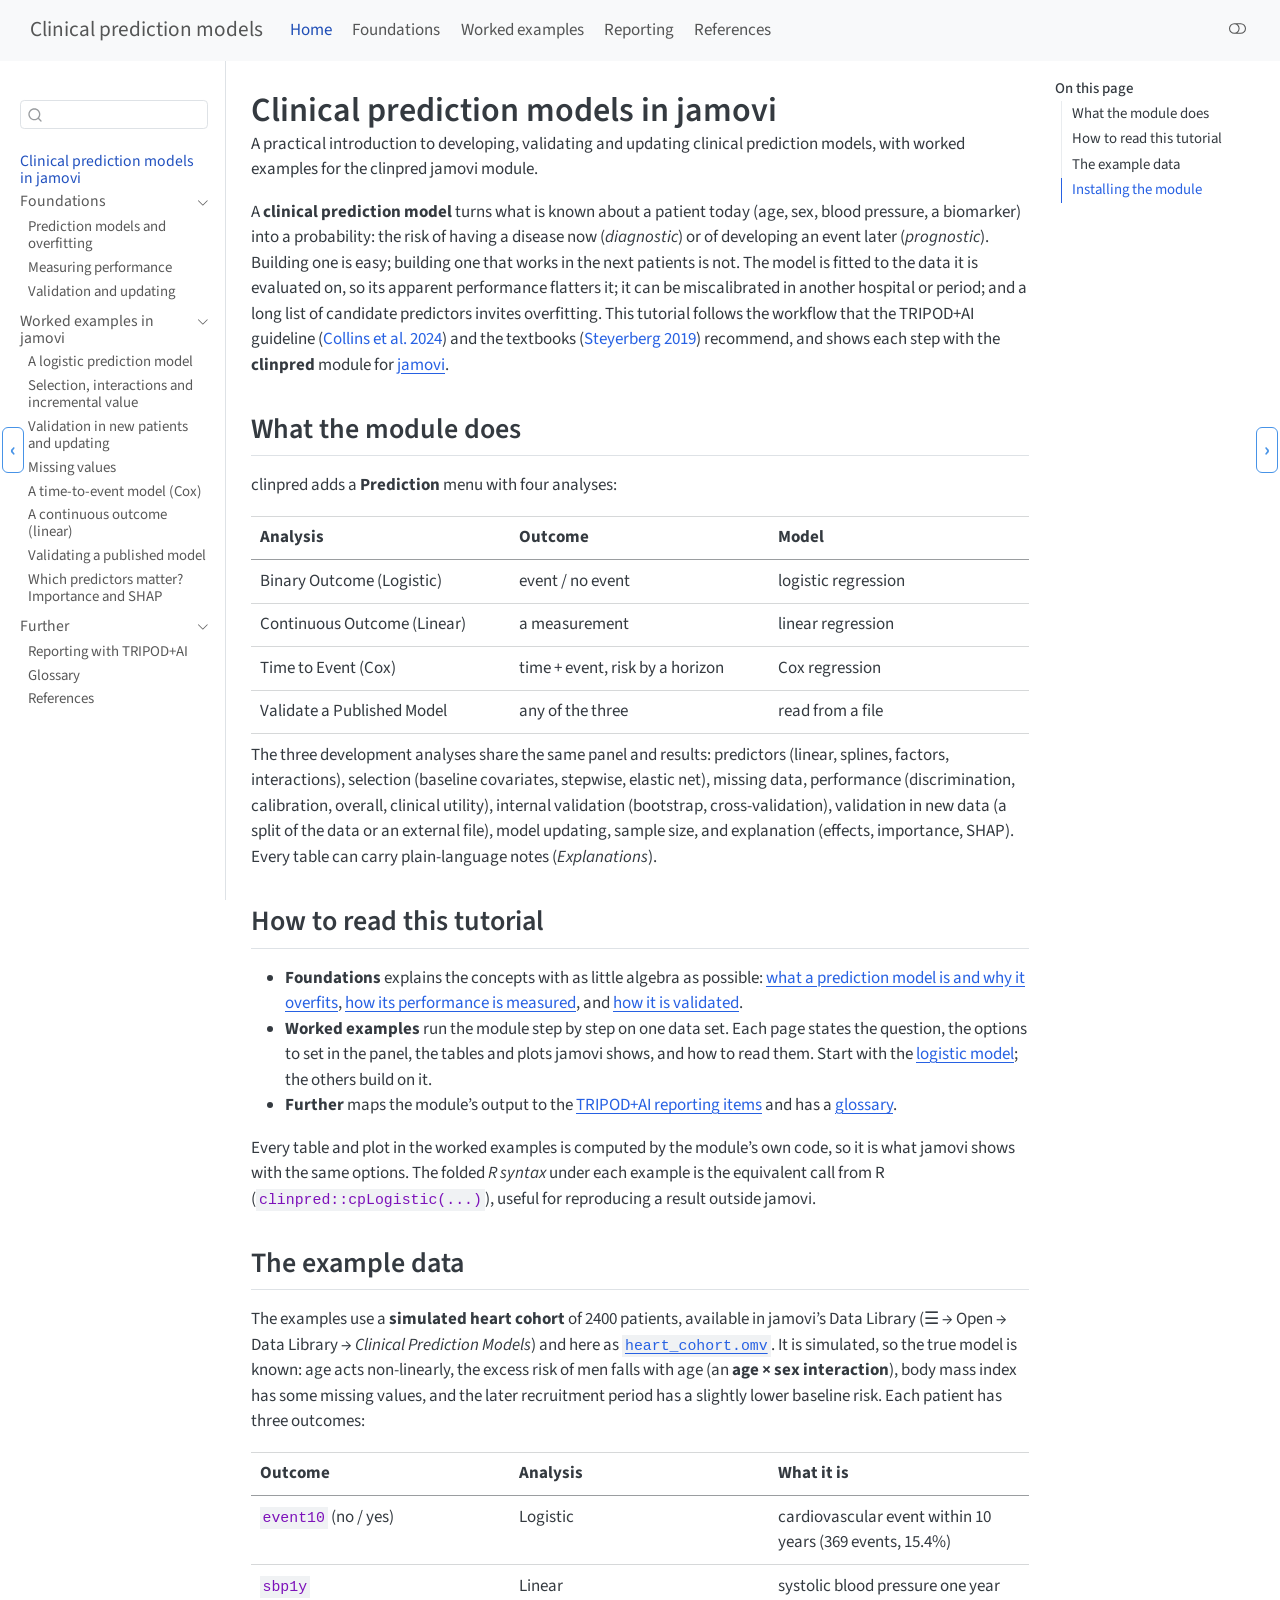
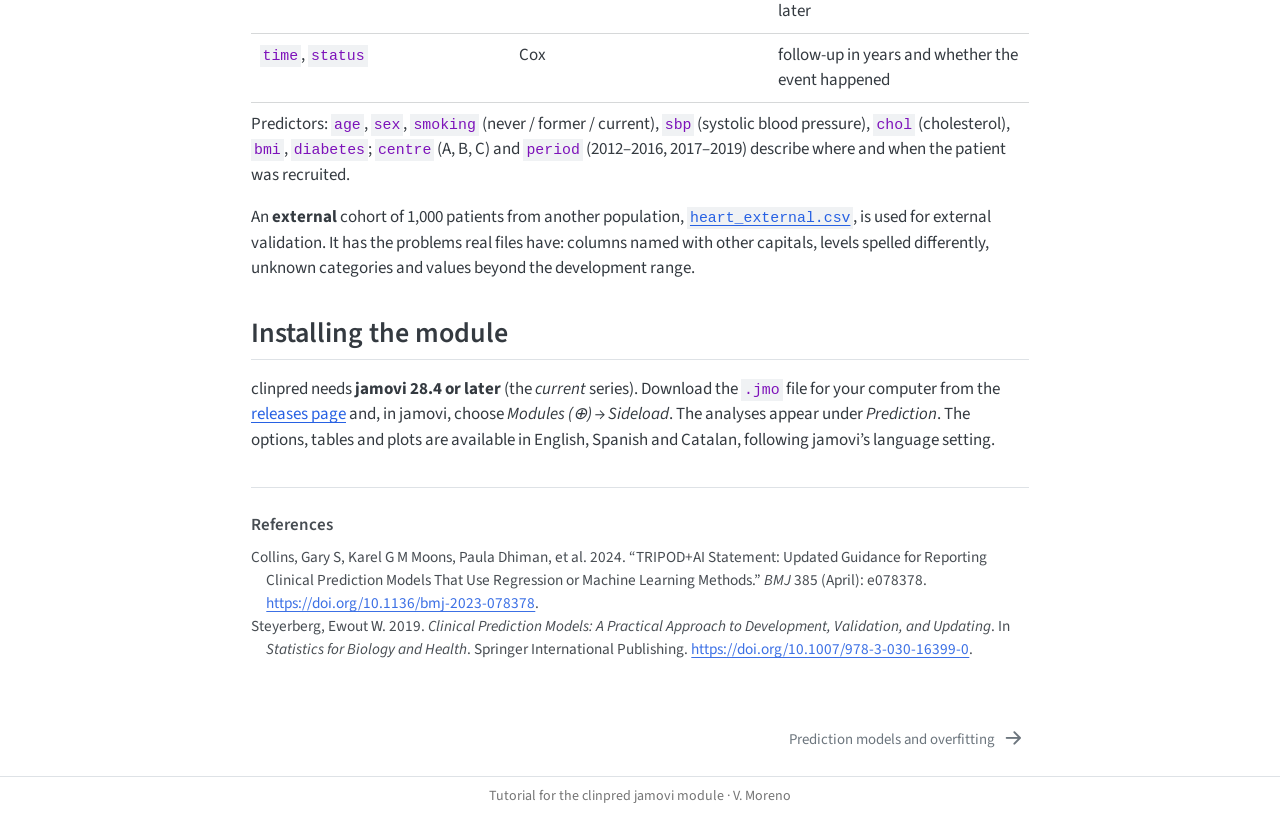
<file: docs/index.html>
<!DOCTYPE html>
<html xmlns="http://www.w3.org/1999/xhtml" lang="en" xml:lang="en"><head>

<meta charset="utf-8">
<meta name="generator" content="quarto-1.10.18">

<meta name="viewport" content="width=device-width, initial-scale=1.0, user-scalable=yes">

<meta name="description" content="A practical introduction to developing, validating and updating clinical prediction models, with worked examples for the clinpred jamovi module.">

<title>Clinical prediction models in jamovi – Clinical prediction models</title>
<style>
/* Default styles provided by pandoc.
** See https://pandoc.org/MANUAL.html#variables-for-html for config info.
*/
span.smallcaps{font-variant: small-caps;}
div.columns{display: flex; gap: 1.5em;}
div.column{flex: auto;}
@media screen {
div.columns{gap: min(4vw, 1.5em);}
div.column{overflow-x: auto;}
}
div.hanging-indent{margin-left: 1.5em; text-indent: -1.5em;}
ul.task-list{list-style: none;}
ul.task-list li input[type="checkbox"] {
  width: 0.8em;
  margin: 0 0.8em 0.2em -1em; /* quarto-specific, see https://github.com/quarto-dev/quarto-cli/issues/4556 */ 
  vertical-align: middle;
}
/* CSS for citations */
div.csl-bib-body { }
div.csl-entry {
  clear: both;
}
.hanging-indent div.csl-entry {
  margin-left:2em;
  text-indent:-2em;
}
div.csl-left-margin {
  min-width:2em;
  float:left;
}
div.csl-right-inline {
  margin-left:2em;
  padding-left:1em;
}
div.csl-indent {
  margin-left: 2em;
}</style>


<script src="site_libs/quarto-nav/quarto-nav.js"></script>
<script src="site_libs/quarto-nav/headroom.min.js"></script>
<script src="site_libs/clipboard/clipboard.min.js"></script>
<script src="site_libs/quarto-search/autocomplete.umd.js"></script>
<script src="site_libs/quarto-search/fuse.min.js"></script>
<script src="site_libs/quarto-search/quarto-search.js"></script>
<meta name="quarto:offset" content="./">
<link href="./foundations/prediction-models.html" rel="next">
<script src="site_libs/quarto-html/quarto.js" type="module"></script>
<script src="site_libs/quarto-html/tabsets/tabsets.js" type="module"></script>
<script src="site_libs/quarto-html/popper.min.js"></script>
<script src="site_libs/quarto-html/tippy.umd.min.js"></script>
<script src="site_libs/quarto-html/anchor.min.js"></script>
<link href="site_libs/quarto-html/tippy.css" rel="stylesheet">
<link href="site_libs/quarto-html/quarto-syntax-highlighting-64a204ab8560d761af7679ceaba22944.css" rel="stylesheet" class="quarto-color-scheme" id="quarto-text-highlighting-styles">
<link href="site_libs/quarto-html/quarto-syntax-highlighting-dark-b85bc7c33db8c58e0ec93c3465666fed.css" rel="stylesheet" class="quarto-color-scheme quarto-color-alternate" id="quarto-text-highlighting-styles">
<link href="site_libs/quarto-html/quarto-syntax-highlighting-64a204ab8560d761af7679ceaba22944.css" rel="stylesheet" class="quarto-color-scheme-extra" id="quarto-text-highlighting-styles">
<script src="site_libs/bootstrap/bootstrap.min.js"></script>
<link href="site_libs/bootstrap/bootstrap-icons.css" rel="stylesheet">
<link href="site_libs/bootstrap/bootstrap-e5e84f5a70260acdabf710505354887c.min.css" rel="stylesheet" append-hash="true" class="quarto-color-scheme" id="quarto-bootstrap" data-mode="light">
<link href="site_libs/bootstrap/bootstrap-dark-4143a9d5f9d8f9deb4202a6d60211dcc.min.css" rel="stylesheet" append-hash="true" class="quarto-color-scheme quarto-color-alternate" id="quarto-bootstrap" data-mode="dark">
<link href="site_libs/bootstrap/bootstrap-e5e84f5a70260acdabf710505354887c.min.css" rel="stylesheet" append-hash="true" class="quarto-color-scheme-extra" id="quarto-bootstrap" data-mode="light">
<script id="quarto-search-options" type="application/json">{
  "location": "sidebar",
  "copy-button": false,
  "collapse-after": 3,
  "panel-placement": "start",
  "type": "textbox",
  "limit": 50,
  "keyboard-shortcut": [
    "f",
    "/",
    "s"
  ],
  "language": {
    "search-no-results-text": "No results",
    "search-matching-documents-text": "matching documents",
    "search-copy-link-title": "Copy link to search",
    "search-hide-matches-text": "Hide additional matches",
    "search-more-match-text": "more match in this document",
    "search-more-matches-text": "more matches in this document",
    "search-clear-button-title": "Clear",
    "search-text-placeholder": "",
    "search-detached-cancel-button-title": "Cancel",
    "search-submit-button-title": "Submit",
    "search-label": "Search"
  }
}</script>


<link rel="stylesheet" href="styles.css">
</head>

<body class="nav-sidebar docked nav-fixed quarto-light"><script id="quarto-html-before-body" type="application/javascript">
    const toggleBodyColorMode = (bsSheetEl) => {
      const mode = bsSheetEl.getAttribute("data-mode");
      const bodyEl = window.document.querySelector("body");
      if (mode === "dark") {
        bodyEl.classList.add("quarto-dark");
        bodyEl.classList.remove("quarto-light");
      } else {
        bodyEl.classList.add("quarto-light");
        bodyEl.classList.remove("quarto-dark");
      }
    }
    const toggleBodyColorPrimary = () => {
      const bsSheetEl = window.document.querySelector("link#quarto-bootstrap:not([rel=disabled-stylesheet])");
      if (bsSheetEl) {
        toggleBodyColorMode(bsSheetEl);
      }
    }
    const setColorSchemeToggle = (alternate) => {
      const toggles = window.document.querySelectorAll('.quarto-color-scheme-toggle');
      for (let i=0; i < toggles.length; i++) {
        const toggle = toggles[i];
        if (toggle) {
          if (alternate) {
            toggle.classList.add("alternate");
          } else {
            toggle.classList.remove("alternate");
          }
        }
      }
    };
    const toggleColorMode = (alternate) => {
      // Switch the stylesheets
      const primaryStylesheets = window.document.querySelectorAll('link.quarto-color-scheme:not(.quarto-color-alternate)');
      const alternateStylesheets = window.document.querySelectorAll('link.quarto-color-scheme.quarto-color-alternate');
      manageTransitions('#quarto-margin-sidebar .nav-link', false);
      if (alternate) {
        // note: dark is layered on light, we don't disable primary!
        enableStylesheet(alternateStylesheets);
        for (const sheetNode of alternateStylesheets) {
          if (sheetNode.id === "quarto-bootstrap") {
            toggleBodyColorMode(sheetNode);
          }
        }
      } else {
        disableStylesheet(alternateStylesheets);
        enableStylesheet(primaryStylesheets)
        toggleBodyColorPrimary();
      }
      manageTransitions('#quarto-margin-sidebar .nav-link', true);
      // Switch the toggles
      setColorSchemeToggle(alternate)
      // Hack to workaround the fact that safari doesn't
      // properly recolor the scrollbar when toggling (#1455)
      if (navigator.userAgent.indexOf('Safari') > 0 && navigator.userAgent.indexOf('Chrome') == -1) {
        manageTransitions("body", false);
        window.scrollTo(0, 1);
        setTimeout(() => {
          window.scrollTo(0, 0);
          manageTransitions("body", true);
        }, 40);
      }
    }
    const disableStylesheet = (stylesheets) => {
      for (let i=0; i < stylesheets.length; i++) {
        const stylesheet = stylesheets[i];
        stylesheet.rel = 'disabled-stylesheet';
      }
    }
    const enableStylesheet = (stylesheets) => {
      for (let i=0; i < stylesheets.length; i++) {
        const stylesheet = stylesheets[i];
        if(stylesheet.rel !== 'stylesheet') { // for Chrome, which will still FOUC without this check
          stylesheet.rel = 'stylesheet';
        }
      }
    }
    const manageTransitions = (selector, allowTransitions) => {
      const els = window.document.querySelectorAll(selector);
      for (let i=0; i < els.length; i++) {
        const el = els[i];
        if (allowTransitions) {
          el.classList.remove('notransition');
        } else {
          el.classList.add('notransition');
        }
      }
    }
    const isFileUrl = () => {
      return window.location.protocol === 'file:';
    }
    const hasAlternateSentinel = () => {
      let styleSentinel = getColorSchemeSentinel();
      if (styleSentinel !== null) {
        return styleSentinel === "alternate";
      } else {
        return false;
      }
    }
    const setStyleSentinel = (alternate) => {
      const value = alternate ? "alternate" : "default";
      if (!isFileUrl()) {
        window.localStorage.setItem("quarto-color-scheme", value);
      } else {
        localAlternateSentinel = value;
      }
    }
    const getColorSchemeSentinel = () => {
      if (!isFileUrl()) {
        const storageValue = window.localStorage.getItem("quarto-color-scheme");
        return storageValue != null ? storageValue : localAlternateSentinel;
      } else {
        return localAlternateSentinel;
      }
    }
    const toggleGiscusIfUsed = (isAlternate, darkModeDefault) => {
      const baseTheme = document.querySelector('#giscus-base-theme')?.value ?? 'light';
      const alternateTheme = document.querySelector('#giscus-alt-theme')?.value ?? 'dark';
      let newTheme = '';
      if(authorPrefersDark) {
        newTheme = isAlternate ? baseTheme : alternateTheme;
      } else {
        newTheme = isAlternate ? alternateTheme : baseTheme;
      }
      const changeGiscusTheme = () => {
        // From: https://github.com/giscus/giscus/issues/336
        const sendMessage = (message) => {
          const iframe = document.querySelector('iframe.giscus-frame');
          if (!iframe) return;
          iframe.contentWindow.postMessage({ giscus: message }, 'https://giscus.app');
        }
        sendMessage({
          setConfig: {
            theme: newTheme
          }
        });
      }
      const isGiscussLoaded = window.document.querySelector('iframe.giscus-frame') !== null;
      if (isGiscussLoaded) {
        changeGiscusTheme();
      }
    };
    const authorPrefersDark = false;
    const darkModeDefault = authorPrefersDark;
      document.querySelector('link#quarto-text-highlighting-styles.quarto-color-scheme-extra').rel = 'disabled-stylesheet';
      document.querySelector('link#quarto-bootstrap.quarto-color-scheme-extra').rel = 'disabled-stylesheet';
    let localAlternateSentinel = darkModeDefault ? 'alternate' : 'default';
    // Dark / light mode switch
    window.quartoToggleColorScheme = () => {
      // Read the current dark / light value
      let toAlternate = !hasAlternateSentinel();
      toggleColorMode(toAlternate);
      setStyleSentinel(toAlternate);
      toggleGiscusIfUsed(toAlternate, darkModeDefault);
      window.dispatchEvent(new Event('resize'));
    };
    // Switch to dark mode if need be
    if (hasAlternateSentinel()) {
      toggleColorMode(true);
    } else {
      toggleColorMode(false);
    }
  </script>

<div id="quarto-search-results"></div>
  <header id="quarto-header" class="headroom fixed-top">
    <nav class="navbar navbar-expand-lg " data-bs-theme="dark">
      <div class="navbar-container container-fluid">
      <div class="navbar-brand-container mx-auto">
    <a class="navbar-brand" href="./index.html">
    <span class="navbar-title">Clinical prediction models</span>
    </a>
  </div>
          <button class="navbar-toggler" type="button" data-bs-toggle="collapse" data-bs-target="#navbarCollapse" aria-controls="navbarCollapse" role="menu" aria-expanded="false" aria-label="Toggle navigation" onclick="if (window.quartoToggleHeadroom) { window.quartoToggleHeadroom(); }">
  <span class="navbar-toggler-icon"></span>
</button>
          <div class="collapse navbar-collapse" id="navbarCollapse">
            <ul class="navbar-nav navbar-nav-scroll me-auto">
  <li class="nav-item">
    <a class="nav-link active" href="./index.html" aria-current="page"> 
<span class="menu-text">Home</span></a>
  </li>  
  <li class="nav-item">
    <a class="nav-link" href="./foundations/prediction-models.html"> 
<span class="menu-text">Foundations</span></a>
  </li>  
  <li class="nav-item">
    <a class="nav-link" href="./worked/logistic.html"> 
<span class="menu-text">Worked examples</span></a>
  </li>  
  <li class="nav-item">
    <a class="nav-link" href="./further/reporting.html"> 
<span class="menu-text">Reporting</span></a>
  </li>  
  <li class="nav-item">
    <a class="nav-link" href="./references.html"> 
<span class="menu-text">References</span></a>
  </li>  
</ul>
          </div> <!-- /navcollapse -->
            <div class="quarto-navbar-tools">
  <a href="" class="quarto-color-scheme-toggle quarto-navigation-tool  px-1" onclick="window.quartoToggleColorScheme(); return false;" title="Toggle dark mode"><i class="bi"></i></a>
</div>
      </div> <!-- /container-fluid -->
    </nav>
  <nav class="quarto-secondary-nav">
    <div class="container-fluid d-flex">
      <button type="button" class="quarto-btn-toggle btn" data-bs-toggle="collapse" role="button" data-bs-target=".quarto-sidebar-collapse-item" aria-controls="quarto-sidebar" aria-expanded="false" aria-label="Toggle sidebar navigation" onclick="if (window.quartoToggleHeadroom) { window.quartoToggleHeadroom(); }">
        <i class="bi bi-layout-text-sidebar-reverse"></i>
      </button>
        <nav class="quarto-page-breadcrumbs" aria-label="breadcrumb"><ol class="breadcrumb"><li class="breadcrumb-item"><a href="./index.html">Clinical prediction models in jamovi</a></li></ol></nav>
        <a class="flex-grow-1" role="navigation" data-bs-toggle="collapse" data-bs-target=".quarto-sidebar-collapse-item" aria-controls="quarto-sidebar" aria-expanded="false" aria-label="Toggle sidebar navigation" onclick="if (window.quartoToggleHeadroom) { window.quartoToggleHeadroom(); }">      
        </a>
      <button type="button" class="btn quarto-search-button" aria-label="Search" onclick="window.quartoOpenSearch();">
        <i class="bi bi-search"></i>
      </button>
    </div>
  </nav>
</header>
<!-- content -->
<div id="quarto-content" class="quarto-container page-columns page-rows-contents page-layout-article page-navbar">
<!-- sidebar -->
  <nav id="quarto-sidebar" class="sidebar collapse collapse-horizontal quarto-sidebar-collapse-item sidebar-navigation docked overflow-auto">
        <div class="mt-2 flex-shrink-0 align-items-center">
        <div class="sidebar-search">
        <div id="quarto-search" class="" title="Search"></div>
        </div>
        </div>
    <div class="sidebar-menu-container"> 
    <ul class="list-unstyled mt-1">
        <li class="sidebar-item">
  <div class="sidebar-item-container"> 
  <a href="./index.html" class="sidebar-item-text sidebar-link active">
 <span class="menu-text">Clinical prediction models in jamovi</span></a>
  </div>
</li>
        <li class="sidebar-item sidebar-item-section">
      <div class="sidebar-item-container"> 
            <a class="sidebar-item-text sidebar-link text-start" data-bs-toggle="collapse" data-bs-target="#quarto-sidebar-section-1" role="navigation" aria-expanded="true">
 <span class="menu-text">Foundations</span></a>
          <a class="sidebar-item-toggle text-start" data-bs-toggle="collapse" data-bs-target="#quarto-sidebar-section-1" role="navigation" aria-expanded="true" aria-label="Toggle section">
            <i class="bi bi-chevron-right ms-2"></i>
          </a> 
      </div>
      <ul id="quarto-sidebar-section-1" class="collapse list-unstyled sidebar-section depth1 show">  
          <li class="sidebar-item">
  <div class="sidebar-item-container"> 
  <a href="./foundations/prediction-models.html" class="sidebar-item-text sidebar-link">
 <span class="menu-text">Prediction models and overfitting</span></a>
  </div>
</li>
          <li class="sidebar-item">
  <div class="sidebar-item-container"> 
  <a href="./foundations/performance.html" class="sidebar-item-text sidebar-link">
 <span class="menu-text">Measuring performance</span></a>
  </div>
</li>
          <li class="sidebar-item">
  <div class="sidebar-item-container"> 
  <a href="./foundations/validation.html" class="sidebar-item-text sidebar-link">
 <span class="menu-text">Validation and updating</span></a>
  </div>
</li>
      </ul>
  </li>
        <li class="sidebar-item sidebar-item-section">
      <div class="sidebar-item-container"> 
            <a class="sidebar-item-text sidebar-link text-start" data-bs-toggle="collapse" data-bs-target="#quarto-sidebar-section-2" role="navigation" aria-expanded="true">
 <span class="menu-text">Worked examples in jamovi</span></a>
          <a class="sidebar-item-toggle text-start" data-bs-toggle="collapse" data-bs-target="#quarto-sidebar-section-2" role="navigation" aria-expanded="true" aria-label="Toggle section">
            <i class="bi bi-chevron-right ms-2"></i>
          </a> 
      </div>
      <ul id="quarto-sidebar-section-2" class="collapse list-unstyled sidebar-section depth1 show">  
          <li class="sidebar-item">
  <div class="sidebar-item-container"> 
  <a href="./worked/logistic.html" class="sidebar-item-text sidebar-link">
 <span class="menu-text">A logistic prediction model</span></a>
  </div>
</li>
          <li class="sidebar-item">
  <div class="sidebar-item-container"> 
  <a href="./worked/selection.html" class="sidebar-item-text sidebar-link">
 <span class="menu-text">Selection, interactions and incremental value</span></a>
  </div>
</li>
          <li class="sidebar-item">
  <div class="sidebar-item-container"> 
  <a href="./worked/external.html" class="sidebar-item-text sidebar-link">
 <span class="menu-text">Validation in new patients and updating</span></a>
  </div>
</li>
          <li class="sidebar-item">
  <div class="sidebar-item-container"> 
  <a href="./worked/missing.html" class="sidebar-item-text sidebar-link">
 <span class="menu-text">Missing values</span></a>
  </div>
</li>
          <li class="sidebar-item">
  <div class="sidebar-item-container"> 
  <a href="./worked/cox.html" class="sidebar-item-text sidebar-link">
 <span class="menu-text">A time-to-event model (Cox)</span></a>
  </div>
</li>
          <li class="sidebar-item">
  <div class="sidebar-item-container"> 
  <a href="./worked/linear.html" class="sidebar-item-text sidebar-link">
 <span class="menu-text">A continuous outcome (linear)</span></a>
  </div>
</li>
          <li class="sidebar-item">
  <div class="sidebar-item-container"> 
  <a href="./worked/published.html" class="sidebar-item-text sidebar-link">
 <span class="menu-text">Validating a published model</span></a>
  </div>
</li>
          <li class="sidebar-item">
  <div class="sidebar-item-container"> 
  <a href="./worked/importance.html" class="sidebar-item-text sidebar-link">
 <span class="menu-text">Which predictors matter? Importance and SHAP</span></a>
  </div>
</li>
      </ul>
  </li>
        <li class="sidebar-item sidebar-item-section">
      <div class="sidebar-item-container"> 
            <a class="sidebar-item-text sidebar-link text-start" data-bs-toggle="collapse" data-bs-target="#quarto-sidebar-section-3" role="navigation" aria-expanded="true">
 <span class="menu-text">Further</span></a>
          <a class="sidebar-item-toggle text-start" data-bs-toggle="collapse" data-bs-target="#quarto-sidebar-section-3" role="navigation" aria-expanded="true" aria-label="Toggle section">
            <i class="bi bi-chevron-right ms-2"></i>
          </a> 
      </div>
      <ul id="quarto-sidebar-section-3" class="collapse list-unstyled sidebar-section depth1 show">  
          <li class="sidebar-item">
  <div class="sidebar-item-container"> 
  <a href="./further/reporting.html" class="sidebar-item-text sidebar-link">
 <span class="menu-text">Reporting with TRIPOD+AI</span></a>
  </div>
</li>
          <li class="sidebar-item">
  <div class="sidebar-item-container"> 
  <a href="./further/glossary.html" class="sidebar-item-text sidebar-link">
 <span class="menu-text">Glossary</span></a>
  </div>
</li>
          <li class="sidebar-item">
  <div class="sidebar-item-container"> 
  <a href="./references.html" class="sidebar-item-text sidebar-link">
 <span class="menu-text">References</span></a>
  </div>
</li>
      </ul>
  </li>
    </ul>
    </div>
</nav>
<div id="quarto-sidebar-glass" class="quarto-sidebar-collapse-item" data-bs-toggle="collapse" data-bs-target=".quarto-sidebar-collapse-item"></div>
<!-- margin-sidebar -->
    <div id="quarto-margin-sidebar" class="sidebar margin-sidebar">
        <nav id="TOC" role="doc-toc" class="toc-active">
    <h2 id="toc-title">On this page</h2>
   
  <ul>
  <li><a href="#what-the-module-does" id="toc-what-the-module-does" class="nav-link active" data-scroll-target="#what-the-module-does">What the module does</a></li>
  <li><a href="#how-to-read-this-tutorial" id="toc-how-to-read-this-tutorial" class="nav-link" data-scroll-target="#how-to-read-this-tutorial">How to read this tutorial</a></li>
  <li><a href="#the-example-data" id="toc-the-example-data" class="nav-link" data-scroll-target="#the-example-data">The example data</a></li>
  <li><a href="#installing-the-module" id="toc-installing-the-module" class="nav-link" data-scroll-target="#installing-the-module">Installing the module</a></li>
  </ul>
</nav>
    </div>
<!-- main -->
<main class="content" id="quarto-document-content">


<header id="title-block-header" class="quarto-title-block default">
<div class="quarto-title">
<h1 class="title">Clinical prediction models in jamovi</h1>
</div>

<div>
  <div class="description">
    A practical introduction to developing, validating and updating clinical prediction models, with worked examples for the clinpred jamovi module.
  </div>
</div>


<div class="quarto-title-meta">

    
  
    
  </div>
  


</header>


<p>A <strong>clinical prediction model</strong> turns what is known about a patient today (age, sex, blood pressure, a biomarker) into a probability: the risk of having a disease now (<em>diagnostic</em>) or of developing an event later (<em>prognostic</em>). Building one is easy; building one that works in the next patients is not. The model is fitted to the data it is evaluated on, so its apparent performance flatters it; it can be miscalibrated in another hospital or period; and a long list of candidate predictors invites overfitting. This tutorial follows the workflow that the TRIPOD+AI guideline <span class="citation" data-cites="collins2024">(<a href="#ref-collins2024" role="doc-biblioref">Collins et al. 2024</a>)</span> and the textbooks <span class="citation" data-cites="steyerberg2019">(<a href="#ref-steyerberg2019" role="doc-biblioref">Steyerberg 2019</a>)</span> recommend, and shows each step with the <strong>clinpred</strong> module for <a href="https://www.jamovi.org">jamovi</a>.</p>
<section id="what-the-module-does" class="level2">
<h2 class="anchored" data-anchor-id="what-the-module-does">What the module does</h2>
<p>clinpred adds a <strong>Prediction</strong> menu with four analyses:</p>
<table class="caption-top table">
<colgroup>
<col style="width: 33%">
<col style="width: 33%">
<col style="width: 33%">
</colgroup>
<thead>
<tr class="header">
<th>Analysis</th>
<th>Outcome</th>
<th>Model</th>
</tr>
</thead>
<tbody>
<tr class="odd">
<td>Binary Outcome (Logistic)</td>
<td>event / no event</td>
<td>logistic regression</td>
</tr>
<tr class="even">
<td>Continuous Outcome (Linear)</td>
<td>a measurement</td>
<td>linear regression</td>
</tr>
<tr class="odd">
<td>Time to Event (Cox)</td>
<td>time + event, risk by a horizon</td>
<td>Cox regression</td>
</tr>
<tr class="even">
<td>Validate a Published Model</td>
<td>any of the three</td>
<td>read from a file</td>
</tr>
</tbody>
</table>
<p>The three development analyses share the same panel and results: predictors (linear, splines, factors, interactions), selection (baseline covariates, stepwise, elastic net), missing data, performance (discrimination, calibration, overall, clinical utility), internal validation (bootstrap, cross-validation), validation in new data (a split of the data or an external file), model updating, sample size, and explanation (effects, importance, SHAP). Every table can carry plain-language notes (<em>Explanations</em>).</p>
</section>
<section id="how-to-read-this-tutorial" class="level2">
<h2 class="anchored" data-anchor-id="how-to-read-this-tutorial">How to read this tutorial</h2>
<ul>
<li><strong>Foundations</strong> explains the concepts with as little algebra as possible: <a href="./foundations/prediction-models.html">what a prediction model is and why it overfits</a>, <a href="./foundations/performance.html">how its performance is measured</a>, and <a href="./foundations/validation.html">how it is validated</a>.</li>
<li><strong>Worked examples</strong> run the module step by step on one data set. Each page states the question, the options to set in the panel, the tables and plots jamovi shows, and how to read them. Start with the <a href="./worked/logistic.html">logistic model</a>; the others build on it.</li>
<li><strong>Further</strong> maps the module’s output to the <a href="./further/reporting.html">TRIPOD+AI reporting items</a> and has a <a href="./further/glossary.html">glossary</a>.</li>
</ul>
<p>Every table and plot in the worked examples is computed by the module’s own code, so it is what jamovi shows with the same options. The folded <em>R syntax</em> under each example is the equivalent call from R (<code>clinpred::cpLogistic(...)</code>), useful for reproducing a result outside jamovi.</p>
</section>
<section id="the-example-data" class="level2">
<h2 class="anchored" data-anchor-id="the-example-data">The example data</h2>
<p>The examples use a <strong>simulated heart cohort</strong> of 2400 patients, available in jamovi’s Data Library (☰ → Open → Data Library → <em>Clinical Prediction Models</em>) and here as <a href="data/heart_cohort.omv"><code>heart_cohort.omv</code></a>. It is simulated, so the true model is known: age acts non-linearly, the excess risk of men falls with age (an <strong>age × sex interaction</strong>), body mass index has some missing values, and the later recruitment period has a slightly lower baseline risk. Each patient has three outcomes:</p>
<table class="caption-top table">
<colgroup>
<col style="width: 33%">
<col style="width: 33%">
<col style="width: 33%">
</colgroup>
<thead>
<tr class="header">
<th>Outcome</th>
<th>Analysis</th>
<th>What it is</th>
</tr>
</thead>
<tbody>
<tr class="odd">
<td><code>event10</code> (no / yes)</td>
<td>Logistic</td>
<td>cardiovascular event within 10 years (369 events, 15.4%)</td>
</tr>
<tr class="even">
<td><code>sbp1y</code></td>
<td>Linear</td>
<td>systolic blood pressure one year later</td>
</tr>
<tr class="odd">
<td><code>time</code>, <code>status</code></td>
<td>Cox</td>
<td>follow-up in years and whether the event happened</td>
</tr>
</tbody>
</table>
<p>Predictors: <code>age</code>, <code>sex</code>, <code>smoking</code> (never / former / current), <code>sbp</code> (systolic blood pressure), <code>chol</code> (cholesterol), <code>bmi</code>, <code>diabetes</code>; <code>centre</code> (A, B, C) and <code>period</code> (2012–2016, 2017–2019) describe where and when the patient was recruited.</p>
<p>An <strong>external</strong> cohort of 1,000 patients from another population, <a href="data/heart_external.csv"><code>heart_external.csv</code></a>, is used for external validation. It has the problems real files have: columns named with other capitals, levels spelled differently, unknown categories and values beyond the development range.</p>
</section>
<section id="installing-the-module" class="level2">
<h2 class="anchored" data-anchor-id="installing-the-module">Installing the module</h2>
<p>clinpred needs <strong>jamovi 28.4 or later</strong> (the <em>current</em> series). Download the <code>.jmo</code> file for your computer from the <a href="https://github.com/victor-moreno/jamovi-predictions/releases">releases page</a> and, in jamovi, choose <em>Modules (⊕) → Sideload</em>. The analyses appear under <em>Prediction</em>. The options, tables and plots are available in English, Spanish and Catalan, following jamovi’s language setting.</p>



</section>

<a onclick="window.scrollTo(0, 0); return false;" role="button" id="quarto-back-to-top"><i class="bi bi-arrow-up"></i> Back to top</a><div id="quarto-appendix" class="default"><section class="quarto-appendix-contents" role="doc-bibliography" id="quarto-bibliography"><h2 class="anchored quarto-appendix-heading">References</h2><div id="refs" class="references csl-bib-body hanging-indent" role="list">
<div id="ref-collins2024" class="csl-entry" role="listitem">
Collins, Gary S, Karel G M Moons, Paula Dhiman, et al. 2024. <span>“TRIPOD+AI Statement: Updated Guidance for Reporting Clinical Prediction Models That Use Regression or Machine Learning Methods.”</span> <em>BMJ</em> 385 (April): e078378. <a href="https://doi.org/10.1136/bmj-2023-078378">https://doi.org/10.1136/bmj-2023-078378</a>.
</div>
<div id="ref-steyerberg2019" class="csl-entry" role="listitem">
Steyerberg, Ewout W. 2019. <em>Clinical Prediction Models: A Practical Approach to Development, Validation, and Updating</em>. In <em>Statistics for Biology and Health</em>. Springer International Publishing. <a href="https://doi.org/10.1007/978-3-030-16399-0">https://doi.org/10.1007/978-3-030-16399-0</a>.
</div>
</div></section></div></main> <!-- /main -->
<!-- Collapsible left (contents) and right (on this page) panels on wide
     screens: a button at each edge, ‹ hides a panel and › brings it back; the
     text widens into the space; the choice is remembered between pages.
     Copied from jamovi-skill/templates/tutorial/collapse.html; included with
     format: html: include-after-body: collapse.html in _quarto.yml. -->
<style>
.panel-toggle {
  position: fixed; top: 50%; transform: translateY(-50%); z-index: 1100;
  width: 22px; height: 46px; padding: 0; font-size: 20px; line-height: 1;
  border: 1px solid var(--bs-border-color, #ccc); border-radius: 6px;
  background: var(--bs-body-bg, #fff); color: var(--bs-body-color, #333);
  opacity: 0.7; cursor: pointer;
}
.panel-toggle:hover { opacity: 1; }
/* blue, for visibility: the edge buttons and the site title in the contents */
.panel-toggle { color: #2780e3; border-color: #2780e3; font-weight: bold; opacity: 0.85; }
.sidebar-title, .sidebar-title a { color: #2780e3 !important; }
body.quarto-dark .panel-toggle { color: #6aa9f0; border-color: #6aa9f0; }
body.quarto-dark .sidebar-title, body.quarto-dark .sidebar-title a { color: #6aa9f0 !important; }
#panel-toggle-left { left: 2px; }
#panel-toggle-right { right: 2px; }
@media (max-width: 991.98px) { .panel-toggle { display: none; } }
@media (min-width: 992px) {
  body.panel-left-off #quarto-sidebar { display: none !important; }
  body.panel-right-off #quarto-margin-sidebar { display: none !important; }
  body.panel-left-off main.content { grid-column-start: page-start !important; }
  body.panel-right-off main.content { grid-column-end: page-end !important; }
}
</style>
<script>
(function () {
  var KEY = "tutorial-panels";
  var state = { left: true, right: true };
  try { var s = JSON.parse(localStorage.getItem(KEY)); if (s) state = s; } catch (e) {}
  function apply() {
    document.body.classList.toggle("panel-left-off", !state.left);
    document.body.classList.toggle("panel-right-off", !state.right);
    var l = document.getElementById("panel-toggle-left"), r = document.getElementById("panel-toggle-right");
    if (l) { l.textContent = state.left ? "‹" : "›"; l.title = state.left ? "Hide the contents" : "Show the contents"; }
    if (r) { r.textContent = state.right ? "›" : "‹"; r.title = state.right ? "Hide 'On this page'" : "Show 'On this page'"; }
    try { localStorage.setItem(KEY, JSON.stringify(state)); } catch (e) {}
  }
  function button(id, side) {
    var b = document.createElement("button");
    b.type = "button"; b.id = id; b.className = "panel-toggle";
    b.addEventListener("click", function () { state[side] = !state[side]; apply(); });
    document.body.appendChild(b);
  }
  document.addEventListener("DOMContentLoaded", function () {
    if (document.getElementById("quarto-sidebar")) button("panel-toggle-left", "left");
    if (document.getElementById("quarto-margin-sidebar")) button("panel-toggle-right", "right");
    apply();
  });
})();
</script>
<script id="quarto-html-after-body" type="application/javascript">
  window.document.addEventListener("DOMContentLoaded", function (event) {
    // Ensure there is a toggle, if there isn't float one in the top right
    if (window.document.querySelector('.quarto-color-scheme-toggle') === null) {
      const a = window.document.createElement('a');
      a.classList.add('top-right');
      a.classList.add('quarto-color-scheme-toggle');
      a.href = "";
      a.onclick = function() { try { window.quartoToggleColorScheme(); } catch {} return false; };
      const i = window.document.createElement("i");
      i.classList.add('bi');
      a.appendChild(i);
      window.document.body.appendChild(a);
    }
    setColorSchemeToggle(hasAlternateSentinel())
    const icon = "";
    const anchorJS = new window.AnchorJS();
    anchorJS.options = {
      placement: 'right',
      icon: icon
    };
    anchorJS.add('.anchored');
    const isCodeAnnotation = (el) => {
      for (const clz of el.classList) {
        if (clz.startsWith('code-annotation-')) {                     
          return true;
        }
      }
      return false;
    }
    const onCopySuccess = function(e) {
      // button target
      const button = e.trigger;
      // don't keep focus
      button.blur();
      // flash "checked"
      button.classList.add('code-copy-button-checked');
      var currentTitle = button.getAttribute("title");
      button.setAttribute("title", "Copied!");
      let tooltip;
      if (window.bootstrap) {
        button.setAttribute("data-bs-toggle", "tooltip");
        button.setAttribute("data-bs-placement", "left");
        button.setAttribute("data-bs-title", "Copied!");
        tooltip = new bootstrap.Tooltip(button, 
          { trigger: "manual", 
            customClass: "code-copy-button-tooltip",
            offset: [0, -8]});
        tooltip.show();    
      }
      setTimeout(function() {
        if (tooltip) {
          tooltip.hide();
          button.removeAttribute("data-bs-title");
          button.removeAttribute("data-bs-toggle");
          button.removeAttribute("data-bs-placement");
        }
        button.setAttribute("title", currentTitle);
        button.classList.remove('code-copy-button-checked');
      }, 1000);
      // clear code selection
      e.clearSelection();
    }
    const getTextToCopy = function(trigger) {
      const outerScaffold = trigger.parentElement.cloneNode(true);
      const codeEl = outerScaffold.querySelector('code');
      for (const childEl of codeEl.children) {
        if (isCodeAnnotation(childEl)) {
          childEl.remove();
        }
      }
      return codeEl.innerText;
    }
    const clipboard = new window.ClipboardJS('.code-copy-button:not([data-in-quarto-modal])', {
      text: getTextToCopy
    });
    clipboard.on('success', onCopySuccess);
    if (window.document.getElementById('quarto-embedded-source-code-modal')) {
      const clipboardModal = new window.ClipboardJS('.code-copy-button[data-in-quarto-modal]', {
        text: getTextToCopy,
        container: window.document.getElementById('quarto-embedded-source-code-modal')
      });
      clipboardModal.on('success', onCopySuccess);
    }
      var localhostRegex = new RegExp(/^(?:http|https):\/\/localhost\:?[0-9]*\//);
      var mailtoRegex = new RegExp(/^mailto:/);
        var filterRegex = new RegExp('/' + window.location.host + '/');
      var isInternal = (href) => {
          return filterRegex.test(href) || localhostRegex.test(href) || mailtoRegex.test(href);
      }
      // Inspect non-navigation links and adorn them if external
     var links = window.document.querySelectorAll('a[href]:not(.nav-link):not(.navbar-brand):not(.toc-action):not(.sidebar-link):not(.sidebar-item-toggle):not(.pagination-link):not(.no-external):not([aria-hidden]):not(.dropdown-item):not(.quarto-navigation-tool):not(.about-link)');
      for (var i=0; i<links.length; i++) {
        const link = links[i];
        if (!isInternal(link.href)) {
          // undo the damage that might have been done by quarto-nav.js in the case of
          // links that we want to consider external
          if (link.dataset.originalHref !== undefined) {
            link.href = link.dataset.originalHref;
          }
        }
      }
    function tippyHover(el, contentFn, onTriggerFn, onUntriggerFn) {
      const config = {
        allowHTML: true,
        maxWidth: 500,
        delay: 100,
        arrow: false,
        appendTo: function(el) {
            return el.parentElement;
        },
        interactive: true,
        interactiveBorder: 10,
        theme: 'quarto',
        placement: 'bottom-start',
      };
      if (contentFn) {
        config.content = contentFn;
      }
      if (onTriggerFn) {
        config.onTrigger = onTriggerFn;
      }
      if (onUntriggerFn) {
        config.onUntrigger = onUntriggerFn;
      }
      window.tippy(el, config); 
    }
    const noterefs = window.document.querySelectorAll('a[role="doc-noteref"]');
    for (var i=0; i<noterefs.length; i++) {
      const ref = noterefs[i];
      tippyHover(ref, function() {
        // use id or data attribute instead here
        let href = ref.getAttribute('data-footnote-href') || ref.getAttribute('href');
        try { href = new URL(href).hash; } catch {}
        const id = href.replace(/^#\/?/, "");
        const note = window.document.getElementById(id);
        if (note) {
          return note.innerHTML;
        } else {
          return "";
        }
      });
    }
    const xrefs = window.document.querySelectorAll('a.quarto-xref');
    const processXRef = (id, note) => {
      // Strip column container classes
      const stripColumnClz = (el) => {
        el.classList.remove("page-full", "page-columns");
        if (el.children) {
          for (const child of el.children) {
            stripColumnClz(child);
          }
        }
      }
      stripColumnClz(note)
      if (id === null || id.startsWith('sec-')) {
        // Special case sections, only their first couple elements
        const container = document.createElement("div");
        if (note.children && note.children.length > 2) {
          container.appendChild(note.children[0].cloneNode(true));
          for (let i = 1; i < note.children.length; i++) {
            const child = note.children[i];
            if (child.tagName === "P" && child.innerText === "") {
              continue;
            } else {
              container.appendChild(child.cloneNode(true));
              break;
            }
          }
          if (window.Quarto?.typesetMath) {
            window.Quarto.typesetMath(container);
          }
          return container.innerHTML
        } else {
          if (window.Quarto?.typesetMath) {
            window.Quarto.typesetMath(note);
          }
          return note.innerHTML;
        }
      } else {
        // Remove any anchor links if they are present
        const anchorLink = note.querySelector('a.anchorjs-link');
        if (anchorLink) {
          anchorLink.remove();
        }
        if (window.Quarto?.typesetMath) {
          window.Quarto.typesetMath(note);
        }
        if (note.classList.contains("callout")) {
          return note.outerHTML;
        } else {
          return note.innerHTML;
        }
      }
    }
    for (var i=0; i<xrefs.length; i++) {
      const xref = xrefs[i];
      tippyHover(xref, undefined, function(instance) {
        instance.disable();
        let url = xref.getAttribute('href');
        let hash = undefined; 
        if (url.startsWith('#')) {
          hash = url;
        } else {
          try { hash = new URL(url).hash; } catch {}
        }
        if (hash) {
          const id = hash.replace(/^#\/?/, "");
          const note = window.document.getElementById(id);
          if (note !== null) {
            try {
              const html = processXRef(id, note.cloneNode(true));
              instance.setContent(html);
            } finally {
              instance.enable();
              instance.show();
            }
          } else {
            // See if we can fetch this
            fetch(url.split('#')[0])
            .then(res => res.text())
            .then(html => {
              const parser = new DOMParser();
              const htmlDoc = parser.parseFromString(html, "text/html");
              const note = htmlDoc.getElementById(id);
              if (note !== null) {
                const html = processXRef(id, note);
                instance.setContent(html);
              } 
            }).finally(() => {
              instance.enable();
              instance.show();
            });
          }
        } else {
          // See if we can fetch a full url (with no hash to target)
          // This is a special case and we should probably do some content thinning / targeting
          fetch(url)
          .then(res => res.text())
          .then(html => {
            const parser = new DOMParser();
            const htmlDoc = parser.parseFromString(html, "text/html");
            const note = htmlDoc.querySelector('main.content');
            if (note !== null) {
              // This should only happen for chapter cross references
              // (since there is no id in the URL)
              // remove the first header
              if (note.children.length > 0 && note.children[0].tagName === "HEADER") {
                note.children[0].remove();
              }
              const html = processXRef(null, note);
              instance.setContent(html);
            } 
          }).finally(() => {
            instance.enable();
            instance.show();
          });
        }
      }, function(instance) {
      });
    }
        let selectedAnnoteEl;
        const selectorForAnnotation = ( cell, annotation) => {
          let cellAttr = 'data-code-cell="' + cell + '"';
          let lineAttr = 'data-code-annotation="' +  annotation + '"';
          const selector = 'span[' + cellAttr + '][' + lineAttr + ']';
          return selector;
        }
        const selectCodeLines = (annoteEl) => {
          const doc = window.document;
          const targetCell = annoteEl.getAttribute("data-target-cell");
          const targetAnnotation = annoteEl.getAttribute("data-target-annotation");
          const annoteSpan = window.document.querySelector(selectorForAnnotation(targetCell, targetAnnotation));
          const lines = annoteSpan.getAttribute("data-code-lines").split(",");
          const lineIds = lines.map((line) => {
            return targetCell + "-" + line;
          })
          let top = null;
          let height = null;
          let parent = null;
          if (lineIds.length > 0) {
              //compute the position of the single el (top and bottom and make a div)
              const el = window.document.getElementById(lineIds[0]);
              top = el.offsetTop;
              height = el.offsetHeight;
              parent = el.parentElement.parentElement;
            if (lineIds.length > 1) {
              const lastEl = window.document.getElementById(lineIds[lineIds.length - 1]);
              const bottom = lastEl.offsetTop + lastEl.offsetHeight;
              height = bottom - top;
            }
            if (top !== null && height !== null && parent !== null) {
              // cook up a div (if necessary) and position it 
              let div = window.document.getElementById("code-annotation-line-highlight");
              if (div === null) {
                div = window.document.createElement("div");
                div.setAttribute("id", "code-annotation-line-highlight");
                div.style.position = 'absolute';
                parent.appendChild(div);
              }
              div.style.top = top - 2 + "px";
              div.style.height = height + 4 + "px";
              div.style.left = 0;
              let gutterDiv = window.document.getElementById("code-annotation-line-highlight-gutter");
              if (gutterDiv === null) {
                gutterDiv = window.document.createElement("div");
                gutterDiv.setAttribute("id", "code-annotation-line-highlight-gutter");
                gutterDiv.style.position = 'absolute';
                const codeCell = window.document.getElementById(targetCell);
                const gutter = codeCell.querySelector('.code-annotation-gutter');
                gutter.appendChild(gutterDiv);
              }
              gutterDiv.style.top = top - 2 + "px";
              gutterDiv.style.height = height + 4 + "px";
            }
            selectedAnnoteEl = annoteEl;
          }
        };
        const unselectCodeLines = () => {
          const elementsIds = ["code-annotation-line-highlight", "code-annotation-line-highlight-gutter"];
          elementsIds.forEach((elId) => {
            const div = window.document.getElementById(elId);
            if (div) {
              div.remove();
            }
          });
          selectedAnnoteEl = undefined;
        };
          // Handle positioning of the toggle
      window.addEventListener(
        "resize",
        throttle(() => {
          elRect = undefined;
          if (selectedAnnoteEl) {
            selectCodeLines(selectedAnnoteEl);
          }
        }, 10)
      );
      function throttle(fn, ms) {
      let throttle = false;
      let timer;
        return (...args) => {
          if(!throttle) { // first call gets through
              fn.apply(this, args);
              throttle = true;
          } else { // all the others get throttled
              if(timer) clearTimeout(timer); // cancel #2
              timer = setTimeout(() => {
                fn.apply(this, args);
                timer = throttle = false;
              }, ms);
          }
        };
      }
        // Attach click handler to the DT
        const annoteDls = window.document.querySelectorAll('dt[data-target-cell]');
        for (const annoteDlNode of annoteDls) {
          annoteDlNode.addEventListener('click', (event) => {
            const clickedEl = event.target;
            if (clickedEl !== selectedAnnoteEl) {
              unselectCodeLines();
              const activeEl = window.document.querySelector('dt[data-target-cell].code-annotation-active');
              if (activeEl) {
                activeEl.classList.remove('code-annotation-active');
              }
              selectCodeLines(clickedEl);
              clickedEl.classList.add('code-annotation-active');
            } else {
              // Unselect the line
              unselectCodeLines();
              clickedEl.classList.remove('code-annotation-active');
            }
          });
        }
    const findCites = (el) => {
      const parentEl = el.parentElement;
      if (parentEl) {
        const cites = parentEl.dataset.cites;
        if (cites) {
          return {
            el,
            cites: cites.split(' ')
          };
        } else {
          return findCites(el.parentElement)
        }
      } else {
        return undefined;
      }
    };
    var bibliorefs = window.document.querySelectorAll('a[role="doc-biblioref"]');
    for (var i=0; i<bibliorefs.length; i++) {
      const ref = bibliorefs[i];
      const citeInfo = findCites(ref);
      if (citeInfo) {
        tippyHover(citeInfo.el, function() {
          var popup = window.document.createElement('div');
          citeInfo.cites.forEach(function(cite) {
            var citeDiv = window.document.createElement('div');
            citeDiv.classList.add('hanging-indent');
            citeDiv.classList.add('csl-entry');
            var biblioDiv = window.document.getElementById('ref-' + cite);
            if (biblioDiv) {
              citeDiv.innerHTML = biblioDiv.innerHTML;
            }
            popup.appendChild(citeDiv);
          });
          return popup.innerHTML;
        });
      }
    }
  });
  </script>
<nav class="page-navigation">
  <div class="nav-page nav-page-previous">
  </div>
  <div class="nav-page nav-page-next">
      <a href="./foundations/prediction-models.html" class="pagination-link" aria-label="Prediction models and overfitting">
        <span class="nav-page-text">Prediction models and overfitting</span> <i class="bi bi-arrow-right-short"></i>
      </a>
  </div>
</nav>
</div> <!-- /content -->
<footer class="footer">
  <div class="nav-footer">
    <div class="nav-footer-left">
      &nbsp;
    </div>   
    <div class="nav-footer-center">
<p>Tutorial for the clinpred jamovi module · V. Moreno</p>
</div>
    <div class="nav-footer-right">
      &nbsp;
    </div>
  </div>
</footer>




</body></html>
</file>
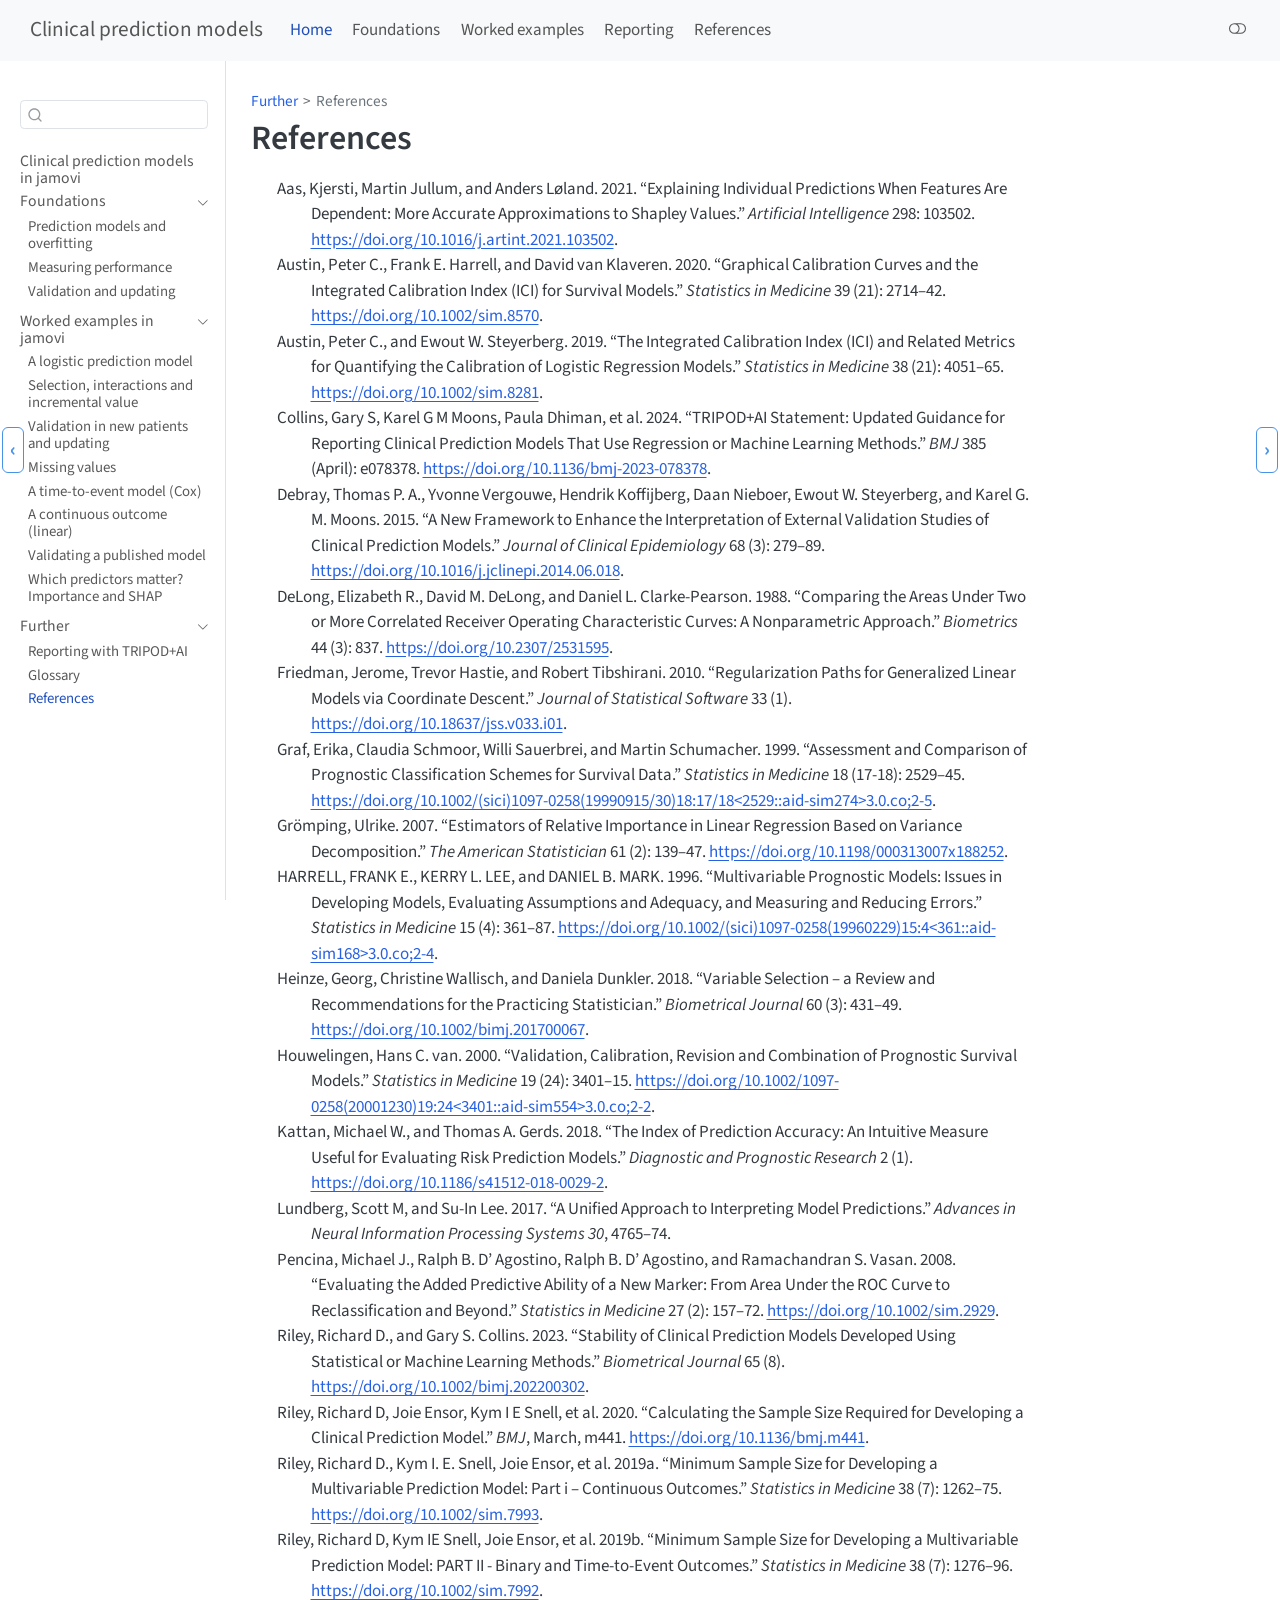
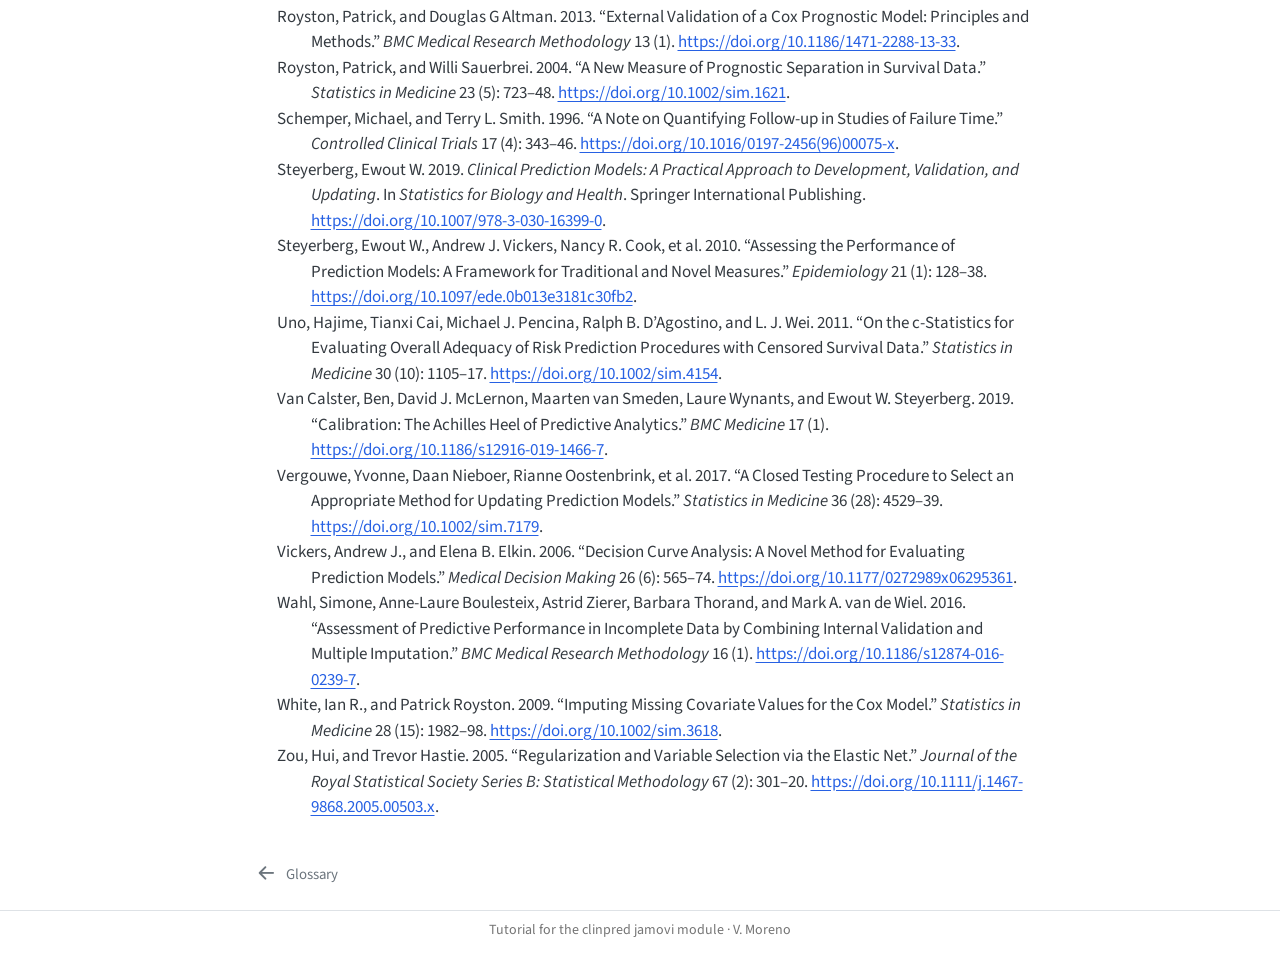
<file: docs/references.html>
<!DOCTYPE html>
<html xmlns="http://www.w3.org/1999/xhtml" lang="en" xml:lang="en"><head>

<meta charset="utf-8">
<meta name="generator" content="quarto-1.10.18">

<meta name="viewport" content="width=device-width, initial-scale=1.0, user-scalable=yes">


<title>References – Clinical prediction models</title>
<style>
/* Default styles provided by pandoc.
** See https://pandoc.org/MANUAL.html#variables-for-html for config info.
*/
span.smallcaps{font-variant: small-caps;}
div.columns{display: flex; gap: 1.5em;}
div.column{flex: auto;}
@media screen {
div.columns{gap: min(4vw, 1.5em);}
div.column{overflow-x: auto;}
}
div.hanging-indent{margin-left: 1.5em; text-indent: -1.5em;}
ul.task-list{list-style: none;}
ul.task-list li input[type="checkbox"] {
  width: 0.8em;
  margin: 0 0.8em 0.2em -1em; /* quarto-specific, see https://github.com/quarto-dev/quarto-cli/issues/4556 */ 
  vertical-align: middle;
}
/* CSS for citations */
div.csl-bib-body { }
div.csl-entry {
  clear: both;
}
.hanging-indent div.csl-entry {
  margin-left:2em;
  text-indent:-2em;
}
div.csl-left-margin {
  min-width:2em;
  float:left;
}
div.csl-right-inline {
  margin-left:2em;
  padding-left:1em;
}
div.csl-indent {
  margin-left: 2em;
}</style>


<script src="site_libs/quarto-nav/quarto-nav.js"></script>
<script src="site_libs/quarto-nav/headroom.min.js"></script>
<script src="site_libs/clipboard/clipboard.min.js"></script>
<script src="site_libs/quarto-search/autocomplete.umd.js"></script>
<script src="site_libs/quarto-search/fuse.min.js"></script>
<script src="site_libs/quarto-search/quarto-search.js"></script>
<meta name="quarto:offset" content="./">
<link href="./further/glossary.html" rel="prev">
<script src="site_libs/quarto-html/quarto.js" type="module"></script>
<script src="site_libs/quarto-html/tabsets/tabsets.js" type="module"></script>
<script src="site_libs/quarto-html/popper.min.js"></script>
<script src="site_libs/quarto-html/tippy.umd.min.js"></script>
<script src="site_libs/quarto-html/anchor.min.js"></script>
<link href="site_libs/quarto-html/tippy.css" rel="stylesheet">
<link href="site_libs/quarto-html/quarto-syntax-highlighting-64a204ab8560d761af7679ceaba22944.css" rel="stylesheet" class="quarto-color-scheme" id="quarto-text-highlighting-styles">
<link href="site_libs/quarto-html/quarto-syntax-highlighting-dark-b85bc7c33db8c58e0ec93c3465666fed.css" rel="stylesheet" class="quarto-color-scheme quarto-color-alternate" id="quarto-text-highlighting-styles">
<link href="site_libs/quarto-html/quarto-syntax-highlighting-64a204ab8560d761af7679ceaba22944.css" rel="stylesheet" class="quarto-color-scheme-extra" id="quarto-text-highlighting-styles">
<script src="site_libs/bootstrap/bootstrap.min.js"></script>
<link href="site_libs/bootstrap/bootstrap-icons.css" rel="stylesheet">
<link href="site_libs/bootstrap/bootstrap-e5e84f5a70260acdabf710505354887c.min.css" rel="stylesheet" append-hash="true" class="quarto-color-scheme" id="quarto-bootstrap" data-mode="light">
<link href="site_libs/bootstrap/bootstrap-dark-4143a9d5f9d8f9deb4202a6d60211dcc.min.css" rel="stylesheet" append-hash="true" class="quarto-color-scheme quarto-color-alternate" id="quarto-bootstrap" data-mode="dark">
<link href="site_libs/bootstrap/bootstrap-e5e84f5a70260acdabf710505354887c.min.css" rel="stylesheet" append-hash="true" class="quarto-color-scheme-extra" id="quarto-bootstrap" data-mode="light">
<script id="quarto-search-options" type="application/json">{
  "location": "sidebar",
  "copy-button": false,
  "collapse-after": 3,
  "panel-placement": "start",
  "type": "textbox",
  "limit": 50,
  "keyboard-shortcut": [
    "f",
    "/",
    "s"
  ],
  "language": {
    "search-no-results-text": "No results",
    "search-matching-documents-text": "matching documents",
    "search-copy-link-title": "Copy link to search",
    "search-hide-matches-text": "Hide additional matches",
    "search-more-match-text": "more match in this document",
    "search-more-matches-text": "more matches in this document",
    "search-clear-button-title": "Clear",
    "search-text-placeholder": "",
    "search-detached-cancel-button-title": "Cancel",
    "search-submit-button-title": "Submit",
    "search-label": "Search"
  }
}</script>


<link rel="stylesheet" href="styles.css">
</head>

<body class="nav-sidebar docked nav-fixed quarto-light"><script id="quarto-html-before-body" type="application/javascript">
    const toggleBodyColorMode = (bsSheetEl) => {
      const mode = bsSheetEl.getAttribute("data-mode");
      const bodyEl = window.document.querySelector("body");
      if (mode === "dark") {
        bodyEl.classList.add("quarto-dark");
        bodyEl.classList.remove("quarto-light");
      } else {
        bodyEl.classList.add("quarto-light");
        bodyEl.classList.remove("quarto-dark");
      }
    }
    const toggleBodyColorPrimary = () => {
      const bsSheetEl = window.document.querySelector("link#quarto-bootstrap:not([rel=disabled-stylesheet])");
      if (bsSheetEl) {
        toggleBodyColorMode(bsSheetEl);
      }
    }
    const setColorSchemeToggle = (alternate) => {
      const toggles = window.document.querySelectorAll('.quarto-color-scheme-toggle');
      for (let i=0; i < toggles.length; i++) {
        const toggle = toggles[i];
        if (toggle) {
          if (alternate) {
            toggle.classList.add("alternate");
          } else {
            toggle.classList.remove("alternate");
          }
        }
      }
    };
    const toggleColorMode = (alternate) => {
      // Switch the stylesheets
      const primaryStylesheets = window.document.querySelectorAll('link.quarto-color-scheme:not(.quarto-color-alternate)');
      const alternateStylesheets = window.document.querySelectorAll('link.quarto-color-scheme.quarto-color-alternate');
      manageTransitions('#quarto-margin-sidebar .nav-link', false);
      if (alternate) {
        // note: dark is layered on light, we don't disable primary!
        enableStylesheet(alternateStylesheets);
        for (const sheetNode of alternateStylesheets) {
          if (sheetNode.id === "quarto-bootstrap") {
            toggleBodyColorMode(sheetNode);
          }
        }
      } else {
        disableStylesheet(alternateStylesheets);
        enableStylesheet(primaryStylesheets)
        toggleBodyColorPrimary();
      }
      manageTransitions('#quarto-margin-sidebar .nav-link', true);
      // Switch the toggles
      setColorSchemeToggle(alternate)
      // Hack to workaround the fact that safari doesn't
      // properly recolor the scrollbar when toggling (#1455)
      if (navigator.userAgent.indexOf('Safari') > 0 && navigator.userAgent.indexOf('Chrome') == -1) {
        manageTransitions("body", false);
        window.scrollTo(0, 1);
        setTimeout(() => {
          window.scrollTo(0, 0);
          manageTransitions("body", true);
        }, 40);
      }
    }
    const disableStylesheet = (stylesheets) => {
      for (let i=0; i < stylesheets.length; i++) {
        const stylesheet = stylesheets[i];
        stylesheet.rel = 'disabled-stylesheet';
      }
    }
    const enableStylesheet = (stylesheets) => {
      for (let i=0; i < stylesheets.length; i++) {
        const stylesheet = stylesheets[i];
        if(stylesheet.rel !== 'stylesheet') { // for Chrome, which will still FOUC without this check
          stylesheet.rel = 'stylesheet';
        }
      }
    }
    const manageTransitions = (selector, allowTransitions) => {
      const els = window.document.querySelectorAll(selector);
      for (let i=0; i < els.length; i++) {
        const el = els[i];
        if (allowTransitions) {
          el.classList.remove('notransition');
        } else {
          el.classList.add('notransition');
        }
      }
    }
    const isFileUrl = () => {
      return window.location.protocol === 'file:';
    }
    const hasAlternateSentinel = () => {
      let styleSentinel = getColorSchemeSentinel();
      if (styleSentinel !== null) {
        return styleSentinel === "alternate";
      } else {
        return false;
      }
    }
    const setStyleSentinel = (alternate) => {
      const value = alternate ? "alternate" : "default";
      if (!isFileUrl()) {
        window.localStorage.setItem("quarto-color-scheme", value);
      } else {
        localAlternateSentinel = value;
      }
    }
    const getColorSchemeSentinel = () => {
      if (!isFileUrl()) {
        const storageValue = window.localStorage.getItem("quarto-color-scheme");
        return storageValue != null ? storageValue : localAlternateSentinel;
      } else {
        return localAlternateSentinel;
      }
    }
    const toggleGiscusIfUsed = (isAlternate, darkModeDefault) => {
      const baseTheme = document.querySelector('#giscus-base-theme')?.value ?? 'light';
      const alternateTheme = document.querySelector('#giscus-alt-theme')?.value ?? 'dark';
      let newTheme = '';
      if(authorPrefersDark) {
        newTheme = isAlternate ? baseTheme : alternateTheme;
      } else {
        newTheme = isAlternate ? alternateTheme : baseTheme;
      }
      const changeGiscusTheme = () => {
        // From: https://github.com/giscus/giscus/issues/336
        const sendMessage = (message) => {
          const iframe = document.querySelector('iframe.giscus-frame');
          if (!iframe) return;
          iframe.contentWindow.postMessage({ giscus: message }, 'https://giscus.app');
        }
        sendMessage({
          setConfig: {
            theme: newTheme
          }
        });
      }
      const isGiscussLoaded = window.document.querySelector('iframe.giscus-frame') !== null;
      if (isGiscussLoaded) {
        changeGiscusTheme();
      }
    };
    const authorPrefersDark = false;
    const darkModeDefault = authorPrefersDark;
      document.querySelector('link#quarto-text-highlighting-styles.quarto-color-scheme-extra').rel = 'disabled-stylesheet';
      document.querySelector('link#quarto-bootstrap.quarto-color-scheme-extra').rel = 'disabled-stylesheet';
    let localAlternateSentinel = darkModeDefault ? 'alternate' : 'default';
    // Dark / light mode switch
    window.quartoToggleColorScheme = () => {
      // Read the current dark / light value
      let toAlternate = !hasAlternateSentinel();
      toggleColorMode(toAlternate);
      setStyleSentinel(toAlternate);
      toggleGiscusIfUsed(toAlternate, darkModeDefault);
      window.dispatchEvent(new Event('resize'));
    };
    // Switch to dark mode if need be
    if (hasAlternateSentinel()) {
      toggleColorMode(true);
    } else {
      toggleColorMode(false);
    }
  </script>

<div id="quarto-search-results"></div>
  <header id="quarto-header" class="headroom fixed-top">
    <nav class="navbar navbar-expand-lg " data-bs-theme="dark">
      <div class="navbar-container container-fluid">
      <div class="navbar-brand-container mx-auto">
    <a class="navbar-brand" href="./index.html">
    <span class="navbar-title">Clinical prediction models</span>
    </a>
  </div>
          <button class="navbar-toggler" type="button" data-bs-toggle="collapse" data-bs-target="#navbarCollapse" aria-controls="navbarCollapse" role="menu" aria-expanded="false" aria-label="Toggle navigation" onclick="if (window.quartoToggleHeadroom) { window.quartoToggleHeadroom(); }">
  <span class="navbar-toggler-icon"></span>
</button>
          <div class="collapse navbar-collapse" id="navbarCollapse">
            <ul class="navbar-nav navbar-nav-scroll me-auto">
  <li class="nav-item">
    <a class="nav-link active" href="./index.html" aria-current="page"> 
<span class="menu-text">Home</span></a>
  </li>  
  <li class="nav-item">
    <a class="nav-link" href="./foundations/prediction-models.html"> 
<span class="menu-text">Foundations</span></a>
  </li>  
  <li class="nav-item">
    <a class="nav-link" href="./worked/logistic.html"> 
<span class="menu-text">Worked examples</span></a>
  </li>  
  <li class="nav-item">
    <a class="nav-link" href="./further/reporting.html"> 
<span class="menu-text">Reporting</span></a>
  </li>  
  <li class="nav-item">
    <a class="nav-link" href="./references.html"> 
<span class="menu-text">References</span></a>
  </li>  
</ul>
          </div> <!-- /navcollapse -->
            <div class="quarto-navbar-tools">
  <a href="" class="quarto-color-scheme-toggle quarto-navigation-tool  px-1" onclick="window.quartoToggleColorScheme(); return false;" title="Toggle dark mode"><i class="bi"></i></a>
</div>
      </div> <!-- /container-fluid -->
    </nav>
  <nav class="quarto-secondary-nav">
    <div class="container-fluid d-flex">
      <button type="button" class="quarto-btn-toggle btn" data-bs-toggle="collapse" role="button" data-bs-target=".quarto-sidebar-collapse-item" aria-controls="quarto-sidebar" aria-expanded="false" aria-label="Toggle sidebar navigation" onclick="if (window.quartoToggleHeadroom) { window.quartoToggleHeadroom(); }">
        <i class="bi bi-layout-text-sidebar-reverse"></i>
      </button>
        <nav class="quarto-page-breadcrumbs" aria-label="breadcrumb"><ol class="breadcrumb"><li class="breadcrumb-item"><a href="./further/reporting.html">Further</a></li><li class="breadcrumb-item"><a href="./references.html">References</a></li></ol></nav>
        <a class="flex-grow-1" role="navigation" data-bs-toggle="collapse" data-bs-target=".quarto-sidebar-collapse-item" aria-controls="quarto-sidebar" aria-expanded="false" aria-label="Toggle sidebar navigation" onclick="if (window.quartoToggleHeadroom) { window.quartoToggleHeadroom(); }">      
        </a>
      <button type="button" class="btn quarto-search-button" aria-label="Search" onclick="window.quartoOpenSearch();">
        <i class="bi bi-search"></i>
      </button>
    </div>
  </nav>
</header>
<!-- content -->
<div id="quarto-content" class="quarto-container page-columns page-rows-contents page-layout-article page-navbar">
<!-- sidebar -->
  <nav id="quarto-sidebar" class="sidebar collapse collapse-horizontal quarto-sidebar-collapse-item sidebar-navigation docked overflow-auto">
        <div class="mt-2 flex-shrink-0 align-items-center">
        <div class="sidebar-search">
        <div id="quarto-search" class="" title="Search"></div>
        </div>
        </div>
    <div class="sidebar-menu-container"> 
    <ul class="list-unstyled mt-1">
        <li class="sidebar-item">
  <div class="sidebar-item-container"> 
  <a href="./index.html" class="sidebar-item-text sidebar-link">
 <span class="menu-text">Clinical prediction models in jamovi</span></a>
  </div>
</li>
        <li class="sidebar-item sidebar-item-section">
      <div class="sidebar-item-container"> 
            <a class="sidebar-item-text sidebar-link text-start" data-bs-toggle="collapse" data-bs-target="#quarto-sidebar-section-1" role="navigation" aria-expanded="true">
 <span class="menu-text">Foundations</span></a>
          <a class="sidebar-item-toggle text-start" data-bs-toggle="collapse" data-bs-target="#quarto-sidebar-section-1" role="navigation" aria-expanded="true" aria-label="Toggle section">
            <i class="bi bi-chevron-right ms-2"></i>
          </a> 
      </div>
      <ul id="quarto-sidebar-section-1" class="collapse list-unstyled sidebar-section depth1 show">  
          <li class="sidebar-item">
  <div class="sidebar-item-container"> 
  <a href="./foundations/prediction-models.html" class="sidebar-item-text sidebar-link">
 <span class="menu-text">Prediction models and overfitting</span></a>
  </div>
</li>
          <li class="sidebar-item">
  <div class="sidebar-item-container"> 
  <a href="./foundations/performance.html" class="sidebar-item-text sidebar-link">
 <span class="menu-text">Measuring performance</span></a>
  </div>
</li>
          <li class="sidebar-item">
  <div class="sidebar-item-container"> 
  <a href="./foundations/validation.html" class="sidebar-item-text sidebar-link">
 <span class="menu-text">Validation and updating</span></a>
  </div>
</li>
      </ul>
  </li>
        <li class="sidebar-item sidebar-item-section">
      <div class="sidebar-item-container"> 
            <a class="sidebar-item-text sidebar-link text-start" data-bs-toggle="collapse" data-bs-target="#quarto-sidebar-section-2" role="navigation" aria-expanded="true">
 <span class="menu-text">Worked examples in jamovi</span></a>
          <a class="sidebar-item-toggle text-start" data-bs-toggle="collapse" data-bs-target="#quarto-sidebar-section-2" role="navigation" aria-expanded="true" aria-label="Toggle section">
            <i class="bi bi-chevron-right ms-2"></i>
          </a> 
      </div>
      <ul id="quarto-sidebar-section-2" class="collapse list-unstyled sidebar-section depth1 show">  
          <li class="sidebar-item">
  <div class="sidebar-item-container"> 
  <a href="./worked/logistic.html" class="sidebar-item-text sidebar-link">
 <span class="menu-text">A logistic prediction model</span></a>
  </div>
</li>
          <li class="sidebar-item">
  <div class="sidebar-item-container"> 
  <a href="./worked/selection.html" class="sidebar-item-text sidebar-link">
 <span class="menu-text">Selection, interactions and incremental value</span></a>
  </div>
</li>
          <li class="sidebar-item">
  <div class="sidebar-item-container"> 
  <a href="./worked/external.html" class="sidebar-item-text sidebar-link">
 <span class="menu-text">Validation in new patients and updating</span></a>
  </div>
</li>
          <li class="sidebar-item">
  <div class="sidebar-item-container"> 
  <a href="./worked/missing.html" class="sidebar-item-text sidebar-link">
 <span class="menu-text">Missing values</span></a>
  </div>
</li>
          <li class="sidebar-item">
  <div class="sidebar-item-container"> 
  <a href="./worked/cox.html" class="sidebar-item-text sidebar-link">
 <span class="menu-text">A time-to-event model (Cox)</span></a>
  </div>
</li>
          <li class="sidebar-item">
  <div class="sidebar-item-container"> 
  <a href="./worked/linear.html" class="sidebar-item-text sidebar-link">
 <span class="menu-text">A continuous outcome (linear)</span></a>
  </div>
</li>
          <li class="sidebar-item">
  <div class="sidebar-item-container"> 
  <a href="./worked/published.html" class="sidebar-item-text sidebar-link">
 <span class="menu-text">Validating a published model</span></a>
  </div>
</li>
          <li class="sidebar-item">
  <div class="sidebar-item-container"> 
  <a href="./worked/importance.html" class="sidebar-item-text sidebar-link">
 <span class="menu-text">Which predictors matter? Importance and SHAP</span></a>
  </div>
</li>
      </ul>
  </li>
        <li class="sidebar-item sidebar-item-section">
      <div class="sidebar-item-container"> 
            <a class="sidebar-item-text sidebar-link text-start" data-bs-toggle="collapse" data-bs-target="#quarto-sidebar-section-3" role="navigation" aria-expanded="true">
 <span class="menu-text">Further</span></a>
          <a class="sidebar-item-toggle text-start" data-bs-toggle="collapse" data-bs-target="#quarto-sidebar-section-3" role="navigation" aria-expanded="true" aria-label="Toggle section">
            <i class="bi bi-chevron-right ms-2"></i>
          </a> 
      </div>
      <ul id="quarto-sidebar-section-3" class="collapse list-unstyled sidebar-section depth1 show">  
          <li class="sidebar-item">
  <div class="sidebar-item-container"> 
  <a href="./further/reporting.html" class="sidebar-item-text sidebar-link">
 <span class="menu-text">Reporting with TRIPOD+AI</span></a>
  </div>
</li>
          <li class="sidebar-item">
  <div class="sidebar-item-container"> 
  <a href="./further/glossary.html" class="sidebar-item-text sidebar-link">
 <span class="menu-text">Glossary</span></a>
  </div>
</li>
          <li class="sidebar-item">
  <div class="sidebar-item-container"> 
  <a href="./references.html" class="sidebar-item-text sidebar-link active">
 <span class="menu-text">References</span></a>
  </div>
</li>
      </ul>
  </li>
    </ul>
    </div>
</nav>
<div id="quarto-sidebar-glass" class="quarto-sidebar-collapse-item" data-bs-toggle="collapse" data-bs-target=".quarto-sidebar-collapse-item"></div>
<!-- margin-sidebar -->
    <div id="quarto-margin-sidebar" class="sidebar margin-sidebar zindex-bottom">
        
    </div>
<!-- main -->
<main class="content" id="quarto-document-content">


<header id="title-block-header" class="quarto-title-block default"><nav class="quarto-page-breadcrumbs quarto-title-breadcrumbs d-none d-lg-block" aria-label="breadcrumb"><ol class="breadcrumb"><li class="breadcrumb-item"><a href="./further/reporting.html">Further</a></li><li class="breadcrumb-item"><a href="./references.html">References</a></li></ol></nav>
<div class="quarto-title">
<h1 class="title">References</h1>
</div>



<div class="quarto-title-meta">

    
  
    
  </div>
  


</header>


<div id="refs" class="references csl-bib-body hanging-indent" role="list">
<div id="ref-aas2021" class="csl-entry" role="listitem">
Aas, Kjersti, Martin Jullum, and Anders Løland. 2021. <span>“Explaining Individual Predictions When Features Are Dependent: More Accurate Approximations to Shapley Values.”</span> <em>Artificial Intelligence</em> 298: 103502. <a href="https://doi.org/10.1016/j.artint.2021.103502">https://doi.org/10.1016/j.artint.2021.103502</a>.
</div>
<div id="ref-austin2020" class="csl-entry" role="listitem">
Austin, Peter C., Frank E. Harrell, and David van Klaveren. 2020. <span>“Graphical Calibration Curves and the Integrated Calibration Index (ICI) for Survival Models.”</span> <em>Statistics in Medicine</em> 39 (21): 2714–42. <a href="https://doi.org/10.1002/sim.8570">https://doi.org/10.1002/sim.8570</a>.
</div>
<div id="ref-austin2019" class="csl-entry" role="listitem">
Austin, Peter C., and Ewout W. Steyerberg. 2019. <span>“The Integrated Calibration Index (ICI) and Related Metrics for Quantifying the Calibration of Logistic Regression Models.”</span> <em>Statistics in Medicine</em> 38 (21): 4051–65. <a href="https://doi.org/10.1002/sim.8281">https://doi.org/10.1002/sim.8281</a>.
</div>
<div id="ref-collins2024" class="csl-entry" role="listitem">
Collins, Gary S, Karel G M Moons, Paula Dhiman, et al. 2024. <span>“TRIPOD+AI Statement: Updated Guidance for Reporting Clinical Prediction Models That Use Regression or Machine Learning Methods.”</span> <em>BMJ</em> 385 (April): e078378. <a href="https://doi.org/10.1136/bmj-2023-078378">https://doi.org/10.1136/bmj-2023-078378</a>.
</div>
<div id="ref-debray2015" class="csl-entry" role="listitem">
Debray, Thomas P. A., Yvonne Vergouwe, Hendrik Koffijberg, Daan Nieboer, Ewout W. Steyerberg, and Karel G. M. Moons. 2015. <span>“A New Framework to Enhance the Interpretation of External Validation Studies of Clinical Prediction Models.”</span> <em>Journal of Clinical Epidemiology</em> 68 (3): 279–89. <a href="https://doi.org/10.1016/j.jclinepi.2014.06.018">https://doi.org/10.1016/j.jclinepi.2014.06.018</a>.
</div>
<div id="ref-delong1988" class="csl-entry" role="listitem">
DeLong, Elizabeth R., David M. DeLong, and Daniel L. Clarke-Pearson. 1988. <span>“Comparing the Areas Under Two or More Correlated Receiver Operating Characteristic Curves: A Nonparametric Approach.”</span> <em>Biometrics</em> 44 (3): 837. <a href="https://doi.org/10.2307/2531595">https://doi.org/10.2307/2531595</a>.
</div>
<div id="ref-friedman2010" class="csl-entry" role="listitem">
Friedman, Jerome, Trevor Hastie, and Robert Tibshirani. 2010. <span>“Regularization Paths for Generalized Linear Models via Coordinate Descent.”</span> <em>Journal of Statistical Software</em> 33 (1). <a href="https://doi.org/10.18637/jss.v033.i01">https://doi.org/10.18637/jss.v033.i01</a>.
</div>
<div id="ref-graf1999" class="csl-entry" role="listitem">
Graf, Erika, Claudia Schmoor, Willi Sauerbrei, and Martin Schumacher. 1999. <span>“Assessment and Comparison of Prognostic Classification Schemes for Survival Data.”</span> <em>Statistics in Medicine</em> 18 (17-18): 2529–45. <a href="https://doi.org/10.1002/(sici)1097-0258(19990915/30)18:17/18<2529::aid-sim274>3.0.co;2-5">https://doi.org/10.1002/(sici)1097-0258(19990915/30)18:17/18&lt;2529::aid-sim274&gt;3.0.co;2-5</a>.
</div>
<div id="ref-gromping2007" class="csl-entry" role="listitem">
Grömping, Ulrike. 2007. <span>“Estimators of Relative Importance in Linear Regression Based on Variance Decomposition.”</span> <em>The American Statistician</em> 61 (2): 139–47. <a href="https://doi.org/10.1198/000313007x188252">https://doi.org/10.1198/000313007x188252</a>.
</div>
<div id="ref-harrell1996" class="csl-entry" role="listitem">
HARRELL, FRANK E., KERRY L. LEE, and DANIEL B. MARK. 1996. <span>“Multivariable Prognostic Models: Issues in Developing Models, Evaluating Assumptions and Adequacy, and Measuring and Reducing Errors.”</span> <em>Statistics in Medicine</em> 15 (4): 361–87. <a href="https://doi.org/10.1002/(sici)1097-0258(19960229)15:4<361::aid-sim168>3.0.co;2-4">https://doi.org/10.1002/(sici)1097-0258(19960229)15:4&lt;361::aid-sim168&gt;3.0.co;2-4</a>.
</div>
<div id="ref-heinze2018" class="csl-entry" role="listitem">
Heinze, Georg, Christine Wallisch, and Daniela Dunkler. 2018. <span>“Variable Selection – a Review and Recommendations for the Practicing Statistician.”</span> <em>Biometrical Journal</em> 60 (3): 431–49. <a href="https://doi.org/10.1002/bimj.201700067">https://doi.org/10.1002/bimj.201700067</a>.
</div>
<div id="ref-vanhouwelingen2000" class="csl-entry" role="listitem">
Houwelingen, Hans C. van. 2000. <span>“Validation, Calibration, Revision and Combination of Prognostic Survival Models.”</span> <em>Statistics in Medicine</em> 19 (24): 3401–15. <a href="https://doi.org/10.1002/1097-0258(20001230)19:24<3401::aid-sim554>3.0.co;2-2">https://doi.org/10.1002/1097-0258(20001230)19:24&lt;3401::aid-sim554&gt;3.0.co;2-2</a>.
</div>
<div id="ref-kattan2018" class="csl-entry" role="listitem">
Kattan, Michael W., and Thomas A. Gerds. 2018. <span>“The Index of Prediction Accuracy: An Intuitive Measure Useful for Evaluating Risk Prediction Models.”</span> <em>Diagnostic and Prognostic Research</em> 2 (1). <a href="https://doi.org/10.1186/s41512-018-0029-2">https://doi.org/10.1186/s41512-018-0029-2</a>.
</div>
<div id="ref-lundberg2017" class="csl-entry" role="listitem">
Lundberg, Scott M, and Su-In Lee. 2017. <span>“A Unified Approach to Interpreting Model Predictions.”</span> <em>Advances in Neural Information Processing Systems 30</em>, 4765–74.
</div>
<div id="ref-pencina2008" class="csl-entry" role="listitem">
Pencina, Michael J., Ralph B. D’ Agostino, Ralph B. D’ Agostino, and Ramachandran S. Vasan. 2008. <span>“Evaluating the Added Predictive Ability of a New Marker: From Area Under the ROC Curve to Reclassification and Beyond.”</span> <em>Statistics in Medicine</em> 27 (2): 157–72. <a href="https://doi.org/10.1002/sim.2929">https://doi.org/10.1002/sim.2929</a>.
</div>
<div id="ref-riley2023" class="csl-entry" role="listitem">
Riley, Richard D., and Gary S. Collins. 2023. <span>“Stability of Clinical Prediction Models Developed Using Statistical or Machine Learning Methods.”</span> <em>Biometrical Journal</em> 65 (8). <a href="https://doi.org/10.1002/bimj.202200302">https://doi.org/10.1002/bimj.202200302</a>.
</div>
<div id="ref-riley2020" class="csl-entry" role="listitem">
Riley, Richard D, Joie Ensor, Kym I E Snell, et al. 2020. <span>“Calculating the Sample Size Required for Developing a Clinical Prediction Model.”</span> <em>BMJ</em>, March, m441. <a href="https://doi.org/10.1136/bmj.m441">https://doi.org/10.1136/bmj.m441</a>.
</div>
<div id="ref-riley2019a" class="csl-entry" role="listitem">
Riley, Richard D., Kym I. E. Snell, Joie Ensor, et al. 2019a. <span>“Minimum Sample Size for Developing a Multivariable Prediction Model: Part i&nbsp;–&nbsp;Continuous Outcomes.”</span> <em>Statistics in Medicine</em> 38 (7): 1262–75. <a href="https://doi.org/10.1002/sim.7993">https://doi.org/10.1002/sim.7993</a>.
</div>
<div id="ref-riley2019b" class="csl-entry" role="listitem">
Riley, Richard D, Kym IE Snell, Joie Ensor, et al. 2019b. <span>“Minimum Sample Size for Developing a Multivariable Prediction Model: PART II - Binary and Time-to-Event Outcomes.”</span> <em>Statistics in Medicine</em> 38 (7): 1276–96. <a href="https://doi.org/10.1002/sim.7992">https://doi.org/10.1002/sim.7992</a>.
</div>
<div id="ref-royston2013" class="csl-entry" role="listitem">
Royston, Patrick, and Douglas G Altman. 2013. <span>“External Validation of a Cox Prognostic Model: Principles and Methods.”</span> <em>BMC Medical Research Methodology</em> 13 (1). <a href="https://doi.org/10.1186/1471-2288-13-33">https://doi.org/10.1186/1471-2288-13-33</a>.
</div>
<div id="ref-royston2004" class="csl-entry" role="listitem">
Royston, Patrick, and Willi Sauerbrei. 2004. <span>“A New Measure of Prognostic Separation in Survival Data.”</span> <em>Statistics in Medicine</em> 23 (5): 723–48. <a href="https://doi.org/10.1002/sim.1621">https://doi.org/10.1002/sim.1621</a>.
</div>
<div id="ref-schemper1996" class="csl-entry" role="listitem">
Schemper, Michael, and Terry L. Smith. 1996. <span>“A Note on Quantifying Follow-up in Studies of Failure Time.”</span> <em>Controlled Clinical Trials</em> 17 (4): 343–46. <a href="https://doi.org/10.1016/0197-2456(96)00075-x">https://doi.org/10.1016/0197-2456(96)00075-x</a>.
</div>
<div id="ref-steyerberg2019" class="csl-entry" role="listitem">
Steyerberg, Ewout W. 2019. <em>Clinical Prediction Models: A Practical Approach to Development, Validation, and Updating</em>. In <em>Statistics for Biology and Health</em>. Springer International Publishing. <a href="https://doi.org/10.1007/978-3-030-16399-0">https://doi.org/10.1007/978-3-030-16399-0</a>.
</div>
<div id="ref-steyerberg2010" class="csl-entry" role="listitem">
Steyerberg, Ewout W., Andrew J. Vickers, Nancy R. Cook, et al. 2010. <span>“Assessing the Performance of Prediction Models: A Framework for Traditional and Novel Measures.”</span> <em>Epidemiology</em> 21 (1): 128–38. <a href="https://doi.org/10.1097/ede.0b013e3181c30fb2">https://doi.org/10.1097/ede.0b013e3181c30fb2</a>.
</div>
<div id="ref-uno2011" class="csl-entry" role="listitem">
Uno, Hajime, Tianxi Cai, Michael J. Pencina, Ralph B. D’Agostino, and L. J. Wei. 2011. <span>“On the c-Statistics for Evaluating Overall Adequacy of Risk Prediction Procedures with Censored Survival Data.”</span> <em>Statistics in Medicine</em> 30 (10): 1105–17. <a href="https://doi.org/10.1002/sim.4154">https://doi.org/10.1002/sim.4154</a>.
</div>
<div id="ref-vancalster2019" class="csl-entry" role="listitem">
Van Calster, Ben, David J. McLernon, Maarten van Smeden, Laure Wynants, and Ewout W. Steyerberg. 2019. <span>“Calibration: The Achilles Heel of Predictive Analytics.”</span> <em>BMC Medicine</em> 17 (1). <a href="https://doi.org/10.1186/s12916-019-1466-7">https://doi.org/10.1186/s12916-019-1466-7</a>.
</div>
<div id="ref-vergouwe2017" class="csl-entry" role="listitem">
Vergouwe, Yvonne, Daan Nieboer, Rianne Oostenbrink, et al. 2017. <span>“A Closed Testing Procedure to Select an Appropriate Method for Updating Prediction Models.”</span> <em>Statistics in Medicine</em> 36 (28): 4529–39. <a href="https://doi.org/10.1002/sim.7179">https://doi.org/10.1002/sim.7179</a>.
</div>
<div id="ref-vickers2006" class="csl-entry" role="listitem">
Vickers, Andrew J., and Elena B. Elkin. 2006. <span>“Decision Curve Analysis: A Novel Method for Evaluating Prediction Models.”</span> <em>Medical Decision Making</em> 26 (6): 565–74. <a href="https://doi.org/10.1177/0272989x06295361">https://doi.org/10.1177/0272989x06295361</a>.
</div>
<div id="ref-wahl2016" class="csl-entry" role="listitem">
Wahl, Simone, Anne-Laure Boulesteix, Astrid Zierer, Barbara Thorand, and Mark A. van de Wiel. 2016. <span>“Assessment of Predictive Performance in Incomplete Data by Combining Internal Validation and Multiple Imputation.”</span> <em>BMC Medical Research Methodology</em> 16 (1). <a href="https://doi.org/10.1186/s12874-016-0239-7">https://doi.org/10.1186/s12874-016-0239-7</a>.
</div>
<div id="ref-white2009" class="csl-entry" role="listitem">
White, Ian R., and Patrick Royston. 2009. <span>“Imputing Missing Covariate Values for the Cox Model.”</span> <em>Statistics in Medicine</em> 28 (15): 1982–98. <a href="https://doi.org/10.1002/sim.3618">https://doi.org/10.1002/sim.3618</a>.
</div>
<div id="ref-zou2005" class="csl-entry" role="listitem">
Zou, Hui, and Trevor Hastie. 2005. <span>“Regularization and Variable Selection via the Elastic Net.”</span> <em>Journal of the Royal Statistical Society Series B: Statistical Methodology</em> 67 (2): 301–20. <a href="https://doi.org/10.1111/j.1467-9868.2005.00503.x">https://doi.org/10.1111/j.1467-9868.2005.00503.x</a>.
</div>
</div>



<a onclick="window.scrollTo(0, 0); return false;" role="button" id="quarto-back-to-top"><i class="bi bi-arrow-up"></i> Back to top</a></main> <!-- /main -->
<!-- Collapsible left (contents) and right (on this page) panels on wide
     screens: a button at each edge, ‹ hides a panel and › brings it back; the
     text widens into the space; the choice is remembered between pages.
     Copied from jamovi-skill/templates/tutorial/collapse.html; included with
     format: html: include-after-body: collapse.html in _quarto.yml. -->
<style>
.panel-toggle {
  position: fixed; top: 50%; transform: translateY(-50%); z-index: 1100;
  width: 22px; height: 46px; padding: 0; font-size: 20px; line-height: 1;
  border: 1px solid var(--bs-border-color, #ccc); border-radius: 6px;
  background: var(--bs-body-bg, #fff); color: var(--bs-body-color, #333);
  opacity: 0.7; cursor: pointer;
}
.panel-toggle:hover { opacity: 1; }
/* blue, for visibility: the edge buttons and the site title in the contents */
.panel-toggle { color: #2780e3; border-color: #2780e3; font-weight: bold; opacity: 0.85; }
.sidebar-title, .sidebar-title a { color: #2780e3 !important; }
body.quarto-dark .panel-toggle { color: #6aa9f0; border-color: #6aa9f0; }
body.quarto-dark .sidebar-title, body.quarto-dark .sidebar-title a { color: #6aa9f0 !important; }
#panel-toggle-left { left: 2px; }
#panel-toggle-right { right: 2px; }
@media (max-width: 991.98px) { .panel-toggle { display: none; } }
@media (min-width: 992px) {
  body.panel-left-off #quarto-sidebar { display: none !important; }
  body.panel-right-off #quarto-margin-sidebar { display: none !important; }
  body.panel-left-off main.content { grid-column-start: page-start !important; }
  body.panel-right-off main.content { grid-column-end: page-end !important; }
}
</style>
<script>
(function () {
  var KEY = "tutorial-panels";
  var state = { left: true, right: true };
  try { var s = JSON.parse(localStorage.getItem(KEY)); if (s) state = s; } catch (e) {}
  function apply() {
    document.body.classList.toggle("panel-left-off", !state.left);
    document.body.classList.toggle("panel-right-off", !state.right);
    var l = document.getElementById("panel-toggle-left"), r = document.getElementById("panel-toggle-right");
    if (l) { l.textContent = state.left ? "‹" : "›"; l.title = state.left ? "Hide the contents" : "Show the contents"; }
    if (r) { r.textContent = state.right ? "›" : "‹"; r.title = state.right ? "Hide 'On this page'" : "Show 'On this page'"; }
    try { localStorage.setItem(KEY, JSON.stringify(state)); } catch (e) {}
  }
  function button(id, side) {
    var b = document.createElement("button");
    b.type = "button"; b.id = id; b.className = "panel-toggle";
    b.addEventListener("click", function () { state[side] = !state[side]; apply(); });
    document.body.appendChild(b);
  }
  document.addEventListener("DOMContentLoaded", function () {
    if (document.getElementById("quarto-sidebar")) button("panel-toggle-left", "left");
    if (document.getElementById("quarto-margin-sidebar")) button("panel-toggle-right", "right");
    apply();
  });
})();
</script>
<script id="quarto-html-after-body" type="application/javascript">
  window.document.addEventListener("DOMContentLoaded", function (event) {
    // Ensure there is a toggle, if there isn't float one in the top right
    if (window.document.querySelector('.quarto-color-scheme-toggle') === null) {
      const a = window.document.createElement('a');
      a.classList.add('top-right');
      a.classList.add('quarto-color-scheme-toggle');
      a.href = "";
      a.onclick = function() { try { window.quartoToggleColorScheme(); } catch {} return false; };
      const i = window.document.createElement("i");
      i.classList.add('bi');
      a.appendChild(i);
      window.document.body.appendChild(a);
    }
    setColorSchemeToggle(hasAlternateSentinel())
    const icon = "";
    const anchorJS = new window.AnchorJS();
    anchorJS.options = {
      placement: 'right',
      icon: icon
    };
    anchorJS.add('.anchored');
    const isCodeAnnotation = (el) => {
      for (const clz of el.classList) {
        if (clz.startsWith('code-annotation-')) {                     
          return true;
        }
      }
      return false;
    }
    const onCopySuccess = function(e) {
      // button target
      const button = e.trigger;
      // don't keep focus
      button.blur();
      // flash "checked"
      button.classList.add('code-copy-button-checked');
      var currentTitle = button.getAttribute("title");
      button.setAttribute("title", "Copied!");
      let tooltip;
      if (window.bootstrap) {
        button.setAttribute("data-bs-toggle", "tooltip");
        button.setAttribute("data-bs-placement", "left");
        button.setAttribute("data-bs-title", "Copied!");
        tooltip = new bootstrap.Tooltip(button, 
          { trigger: "manual", 
            customClass: "code-copy-button-tooltip",
            offset: [0, -8]});
        tooltip.show();    
      }
      setTimeout(function() {
        if (tooltip) {
          tooltip.hide();
          button.removeAttribute("data-bs-title");
          button.removeAttribute("data-bs-toggle");
          button.removeAttribute("data-bs-placement");
        }
        button.setAttribute("title", currentTitle);
        button.classList.remove('code-copy-button-checked');
      }, 1000);
      // clear code selection
      e.clearSelection();
    }
    const getTextToCopy = function(trigger) {
      const outerScaffold = trigger.parentElement.cloneNode(true);
      const codeEl = outerScaffold.querySelector('code');
      for (const childEl of codeEl.children) {
        if (isCodeAnnotation(childEl)) {
          childEl.remove();
        }
      }
      return codeEl.innerText;
    }
    const clipboard = new window.ClipboardJS('.code-copy-button:not([data-in-quarto-modal])', {
      text: getTextToCopy
    });
    clipboard.on('success', onCopySuccess);
    if (window.document.getElementById('quarto-embedded-source-code-modal')) {
      const clipboardModal = new window.ClipboardJS('.code-copy-button[data-in-quarto-modal]', {
        text: getTextToCopy,
        container: window.document.getElementById('quarto-embedded-source-code-modal')
      });
      clipboardModal.on('success', onCopySuccess);
    }
      var localhostRegex = new RegExp(/^(?:http|https):\/\/localhost\:?[0-9]*\//);
      var mailtoRegex = new RegExp(/^mailto:/);
        var filterRegex = new RegExp('/' + window.location.host + '/');
      var isInternal = (href) => {
          return filterRegex.test(href) || localhostRegex.test(href) || mailtoRegex.test(href);
      }
      // Inspect non-navigation links and adorn them if external
     var links = window.document.querySelectorAll('a[href]:not(.nav-link):not(.navbar-brand):not(.toc-action):not(.sidebar-link):not(.sidebar-item-toggle):not(.pagination-link):not(.no-external):not([aria-hidden]):not(.dropdown-item):not(.quarto-navigation-tool):not(.about-link)');
      for (var i=0; i<links.length; i++) {
        const link = links[i];
        if (!isInternal(link.href)) {
          // undo the damage that might have been done by quarto-nav.js in the case of
          // links that we want to consider external
          if (link.dataset.originalHref !== undefined) {
            link.href = link.dataset.originalHref;
          }
        }
      }
    function tippyHover(el, contentFn, onTriggerFn, onUntriggerFn) {
      const config = {
        allowHTML: true,
        maxWidth: 500,
        delay: 100,
        arrow: false,
        appendTo: function(el) {
            return el.parentElement;
        },
        interactive: true,
        interactiveBorder: 10,
        theme: 'quarto',
        placement: 'bottom-start',
      };
      if (contentFn) {
        config.content = contentFn;
      }
      if (onTriggerFn) {
        config.onTrigger = onTriggerFn;
      }
      if (onUntriggerFn) {
        config.onUntrigger = onUntriggerFn;
      }
      window.tippy(el, config); 
    }
    const noterefs = window.document.querySelectorAll('a[role="doc-noteref"]');
    for (var i=0; i<noterefs.length; i++) {
      const ref = noterefs[i];
      tippyHover(ref, function() {
        // use id or data attribute instead here
        let href = ref.getAttribute('data-footnote-href') || ref.getAttribute('href');
        try { href = new URL(href).hash; } catch {}
        const id = href.replace(/^#\/?/, "");
        const note = window.document.getElementById(id);
        if (note) {
          return note.innerHTML;
        } else {
          return "";
        }
      });
    }
    const xrefs = window.document.querySelectorAll('a.quarto-xref');
    const processXRef = (id, note) => {
      // Strip column container classes
      const stripColumnClz = (el) => {
        el.classList.remove("page-full", "page-columns");
        if (el.children) {
          for (const child of el.children) {
            stripColumnClz(child);
          }
        }
      }
      stripColumnClz(note)
      if (id === null || id.startsWith('sec-')) {
        // Special case sections, only their first couple elements
        const container = document.createElement("div");
        if (note.children && note.children.length > 2) {
          container.appendChild(note.children[0].cloneNode(true));
          for (let i = 1; i < note.children.length; i++) {
            const child = note.children[i];
            if (child.tagName === "P" && child.innerText === "") {
              continue;
            } else {
              container.appendChild(child.cloneNode(true));
              break;
            }
          }
          if (window.Quarto?.typesetMath) {
            window.Quarto.typesetMath(container);
          }
          return container.innerHTML
        } else {
          if (window.Quarto?.typesetMath) {
            window.Quarto.typesetMath(note);
          }
          return note.innerHTML;
        }
      } else {
        // Remove any anchor links if they are present
        const anchorLink = note.querySelector('a.anchorjs-link');
        if (anchorLink) {
          anchorLink.remove();
        }
        if (window.Quarto?.typesetMath) {
          window.Quarto.typesetMath(note);
        }
        if (note.classList.contains("callout")) {
          return note.outerHTML;
        } else {
          return note.innerHTML;
        }
      }
    }
    for (var i=0; i<xrefs.length; i++) {
      const xref = xrefs[i];
      tippyHover(xref, undefined, function(instance) {
        instance.disable();
        let url = xref.getAttribute('href');
        let hash = undefined; 
        if (url.startsWith('#')) {
          hash = url;
        } else {
          try { hash = new URL(url).hash; } catch {}
        }
        if (hash) {
          const id = hash.replace(/^#\/?/, "");
          const note = window.document.getElementById(id);
          if (note !== null) {
            try {
              const html = processXRef(id, note.cloneNode(true));
              instance.setContent(html);
            } finally {
              instance.enable();
              instance.show();
            }
          } else {
            // See if we can fetch this
            fetch(url.split('#')[0])
            .then(res => res.text())
            .then(html => {
              const parser = new DOMParser();
              const htmlDoc = parser.parseFromString(html, "text/html");
              const note = htmlDoc.getElementById(id);
              if (note !== null) {
                const html = processXRef(id, note);
                instance.setContent(html);
              } 
            }).finally(() => {
              instance.enable();
              instance.show();
            });
          }
        } else {
          // See if we can fetch a full url (with no hash to target)
          // This is a special case and we should probably do some content thinning / targeting
          fetch(url)
          .then(res => res.text())
          .then(html => {
            const parser = new DOMParser();
            const htmlDoc = parser.parseFromString(html, "text/html");
            const note = htmlDoc.querySelector('main.content');
            if (note !== null) {
              // This should only happen for chapter cross references
              // (since there is no id in the URL)
              // remove the first header
              if (note.children.length > 0 && note.children[0].tagName === "HEADER") {
                note.children[0].remove();
              }
              const html = processXRef(null, note);
              instance.setContent(html);
            } 
          }).finally(() => {
            instance.enable();
            instance.show();
          });
        }
      }, function(instance) {
      });
    }
        let selectedAnnoteEl;
        const selectorForAnnotation = ( cell, annotation) => {
          let cellAttr = 'data-code-cell="' + cell + '"';
          let lineAttr = 'data-code-annotation="' +  annotation + '"';
          const selector = 'span[' + cellAttr + '][' + lineAttr + ']';
          return selector;
        }
        const selectCodeLines = (annoteEl) => {
          const doc = window.document;
          const targetCell = annoteEl.getAttribute("data-target-cell");
          const targetAnnotation = annoteEl.getAttribute("data-target-annotation");
          const annoteSpan = window.document.querySelector(selectorForAnnotation(targetCell, targetAnnotation));
          const lines = annoteSpan.getAttribute("data-code-lines").split(",");
          const lineIds = lines.map((line) => {
            return targetCell + "-" + line;
          })
          let top = null;
          let height = null;
          let parent = null;
          if (lineIds.length > 0) {
              //compute the position of the single el (top and bottom and make a div)
              const el = window.document.getElementById(lineIds[0]);
              top = el.offsetTop;
              height = el.offsetHeight;
              parent = el.parentElement.parentElement;
            if (lineIds.length > 1) {
              const lastEl = window.document.getElementById(lineIds[lineIds.length - 1]);
              const bottom = lastEl.offsetTop + lastEl.offsetHeight;
              height = bottom - top;
            }
            if (top !== null && height !== null && parent !== null) {
              // cook up a div (if necessary) and position it 
              let div = window.document.getElementById("code-annotation-line-highlight");
              if (div === null) {
                div = window.document.createElement("div");
                div.setAttribute("id", "code-annotation-line-highlight");
                div.style.position = 'absolute';
                parent.appendChild(div);
              }
              div.style.top = top - 2 + "px";
              div.style.height = height + 4 + "px";
              div.style.left = 0;
              let gutterDiv = window.document.getElementById("code-annotation-line-highlight-gutter");
              if (gutterDiv === null) {
                gutterDiv = window.document.createElement("div");
                gutterDiv.setAttribute("id", "code-annotation-line-highlight-gutter");
                gutterDiv.style.position = 'absolute';
                const codeCell = window.document.getElementById(targetCell);
                const gutter = codeCell.querySelector('.code-annotation-gutter');
                gutter.appendChild(gutterDiv);
              }
              gutterDiv.style.top = top - 2 + "px";
              gutterDiv.style.height = height + 4 + "px";
            }
            selectedAnnoteEl = annoteEl;
          }
        };
        const unselectCodeLines = () => {
          const elementsIds = ["code-annotation-line-highlight", "code-annotation-line-highlight-gutter"];
          elementsIds.forEach((elId) => {
            const div = window.document.getElementById(elId);
            if (div) {
              div.remove();
            }
          });
          selectedAnnoteEl = undefined;
        };
          // Handle positioning of the toggle
      window.addEventListener(
        "resize",
        throttle(() => {
          elRect = undefined;
          if (selectedAnnoteEl) {
            selectCodeLines(selectedAnnoteEl);
          }
        }, 10)
      );
      function throttle(fn, ms) {
      let throttle = false;
      let timer;
        return (...args) => {
          if(!throttle) { // first call gets through
              fn.apply(this, args);
              throttle = true;
          } else { // all the others get throttled
              if(timer) clearTimeout(timer); // cancel #2
              timer = setTimeout(() => {
                fn.apply(this, args);
                timer = throttle = false;
              }, ms);
          }
        };
      }
        // Attach click handler to the DT
        const annoteDls = window.document.querySelectorAll('dt[data-target-cell]');
        for (const annoteDlNode of annoteDls) {
          annoteDlNode.addEventListener('click', (event) => {
            const clickedEl = event.target;
            if (clickedEl !== selectedAnnoteEl) {
              unselectCodeLines();
              const activeEl = window.document.querySelector('dt[data-target-cell].code-annotation-active');
              if (activeEl) {
                activeEl.classList.remove('code-annotation-active');
              }
              selectCodeLines(clickedEl);
              clickedEl.classList.add('code-annotation-active');
            } else {
              // Unselect the line
              unselectCodeLines();
              clickedEl.classList.remove('code-annotation-active');
            }
          });
        }
    const findCites = (el) => {
      const parentEl = el.parentElement;
      if (parentEl) {
        const cites = parentEl.dataset.cites;
        if (cites) {
          return {
            el,
            cites: cites.split(' ')
          };
        } else {
          return findCites(el.parentElement)
        }
      } else {
        return undefined;
      }
    };
    var bibliorefs = window.document.querySelectorAll('a[role="doc-biblioref"]');
    for (var i=0; i<bibliorefs.length; i++) {
      const ref = bibliorefs[i];
      const citeInfo = findCites(ref);
      if (citeInfo) {
        tippyHover(citeInfo.el, function() {
          var popup = window.document.createElement('div');
          citeInfo.cites.forEach(function(cite) {
            var citeDiv = window.document.createElement('div');
            citeDiv.classList.add('hanging-indent');
            citeDiv.classList.add('csl-entry');
            var biblioDiv = window.document.getElementById('ref-' + cite);
            if (biblioDiv) {
              citeDiv.innerHTML = biblioDiv.innerHTML;
            }
            popup.appendChild(citeDiv);
          });
          return popup.innerHTML;
        });
      }
    }
  });
  </script>
<nav class="page-navigation">
  <div class="nav-page nav-page-previous">
      <a href="./further/glossary.html" class="pagination-link" aria-label="Glossary">
        <i class="bi bi-arrow-left-short"></i> <span class="nav-page-text">Glossary</span>
      </a>          
  </div>
  <div class="nav-page nav-page-next">
  </div>
</nav>
</div> <!-- /content -->
<footer class="footer">
  <div class="nav-footer">
    <div class="nav-footer-left">
      &nbsp;
    </div>   
    <div class="nav-footer-center">
<p>Tutorial for the clinpred jamovi module · V. Moreno</p>
</div>
    <div class="nav-footer-right">
      &nbsp;
    </div>
  </div>
</footer>




</body></html>
</file>
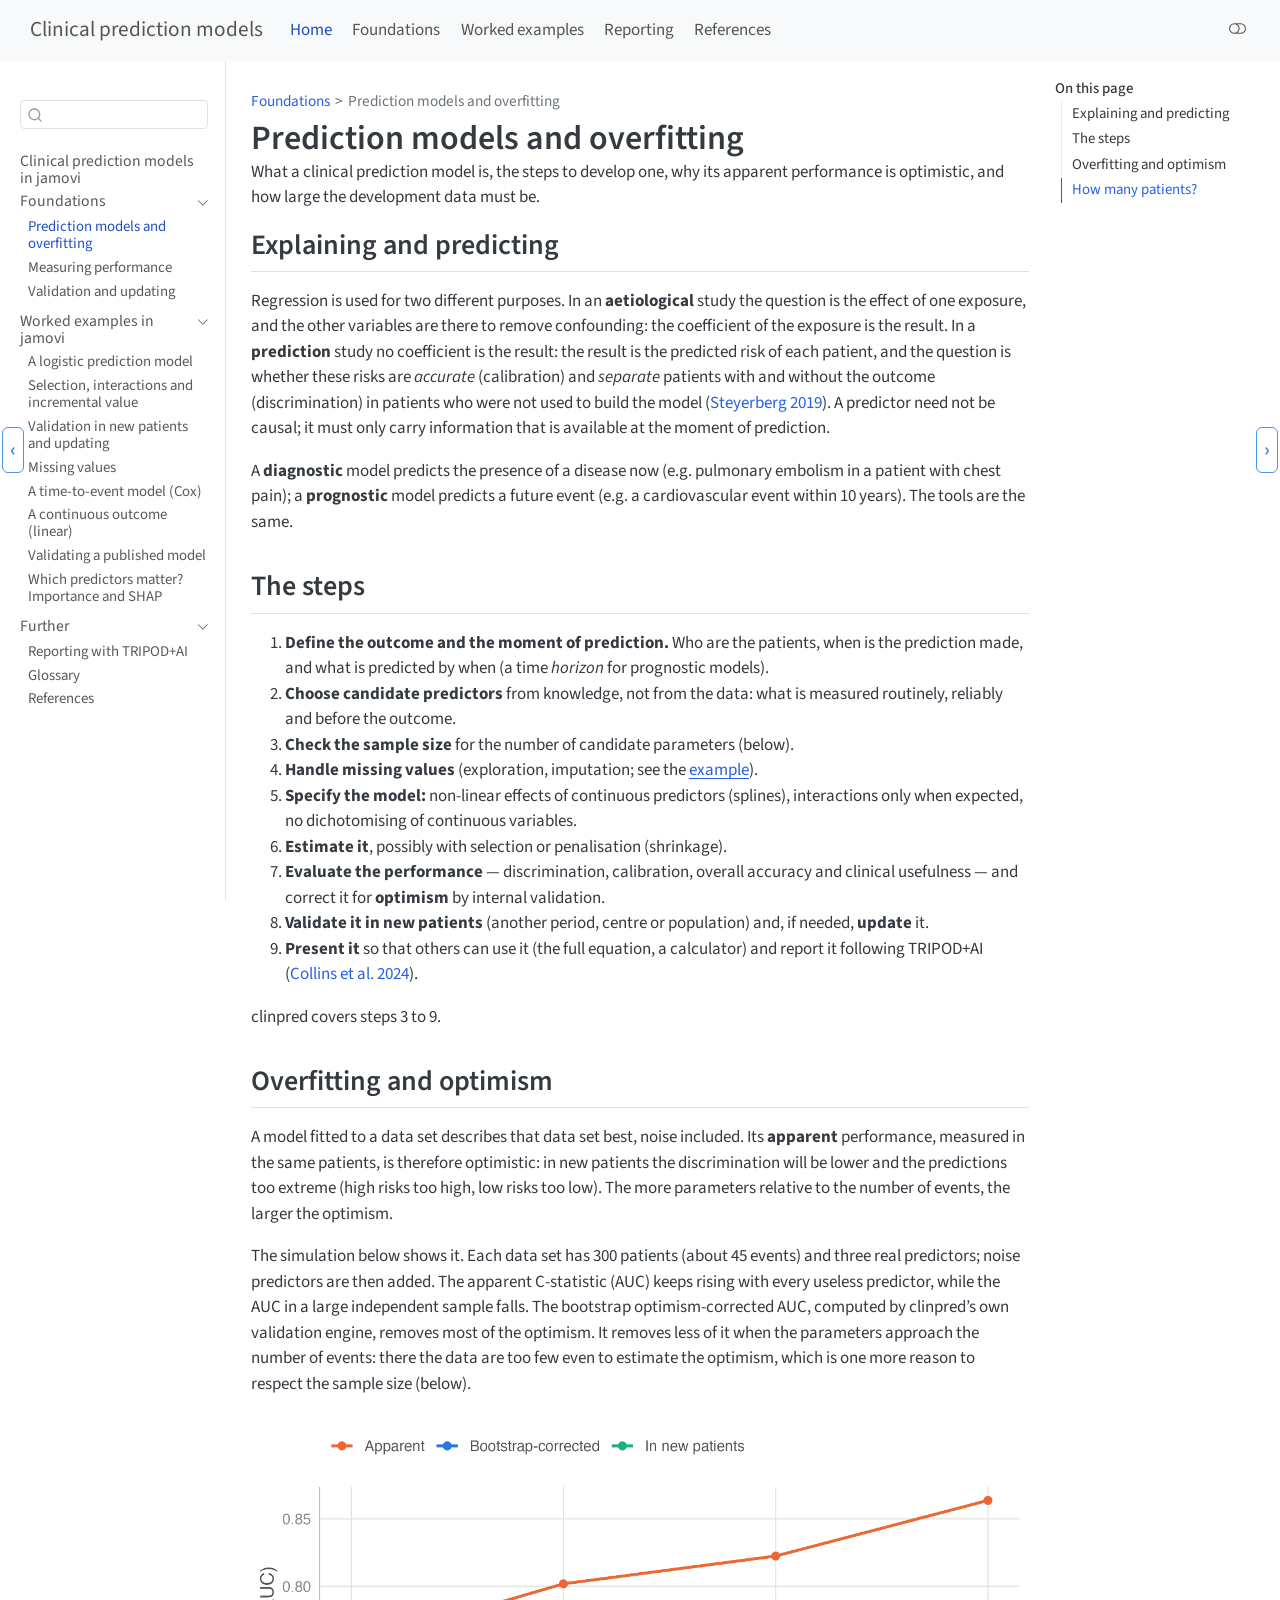
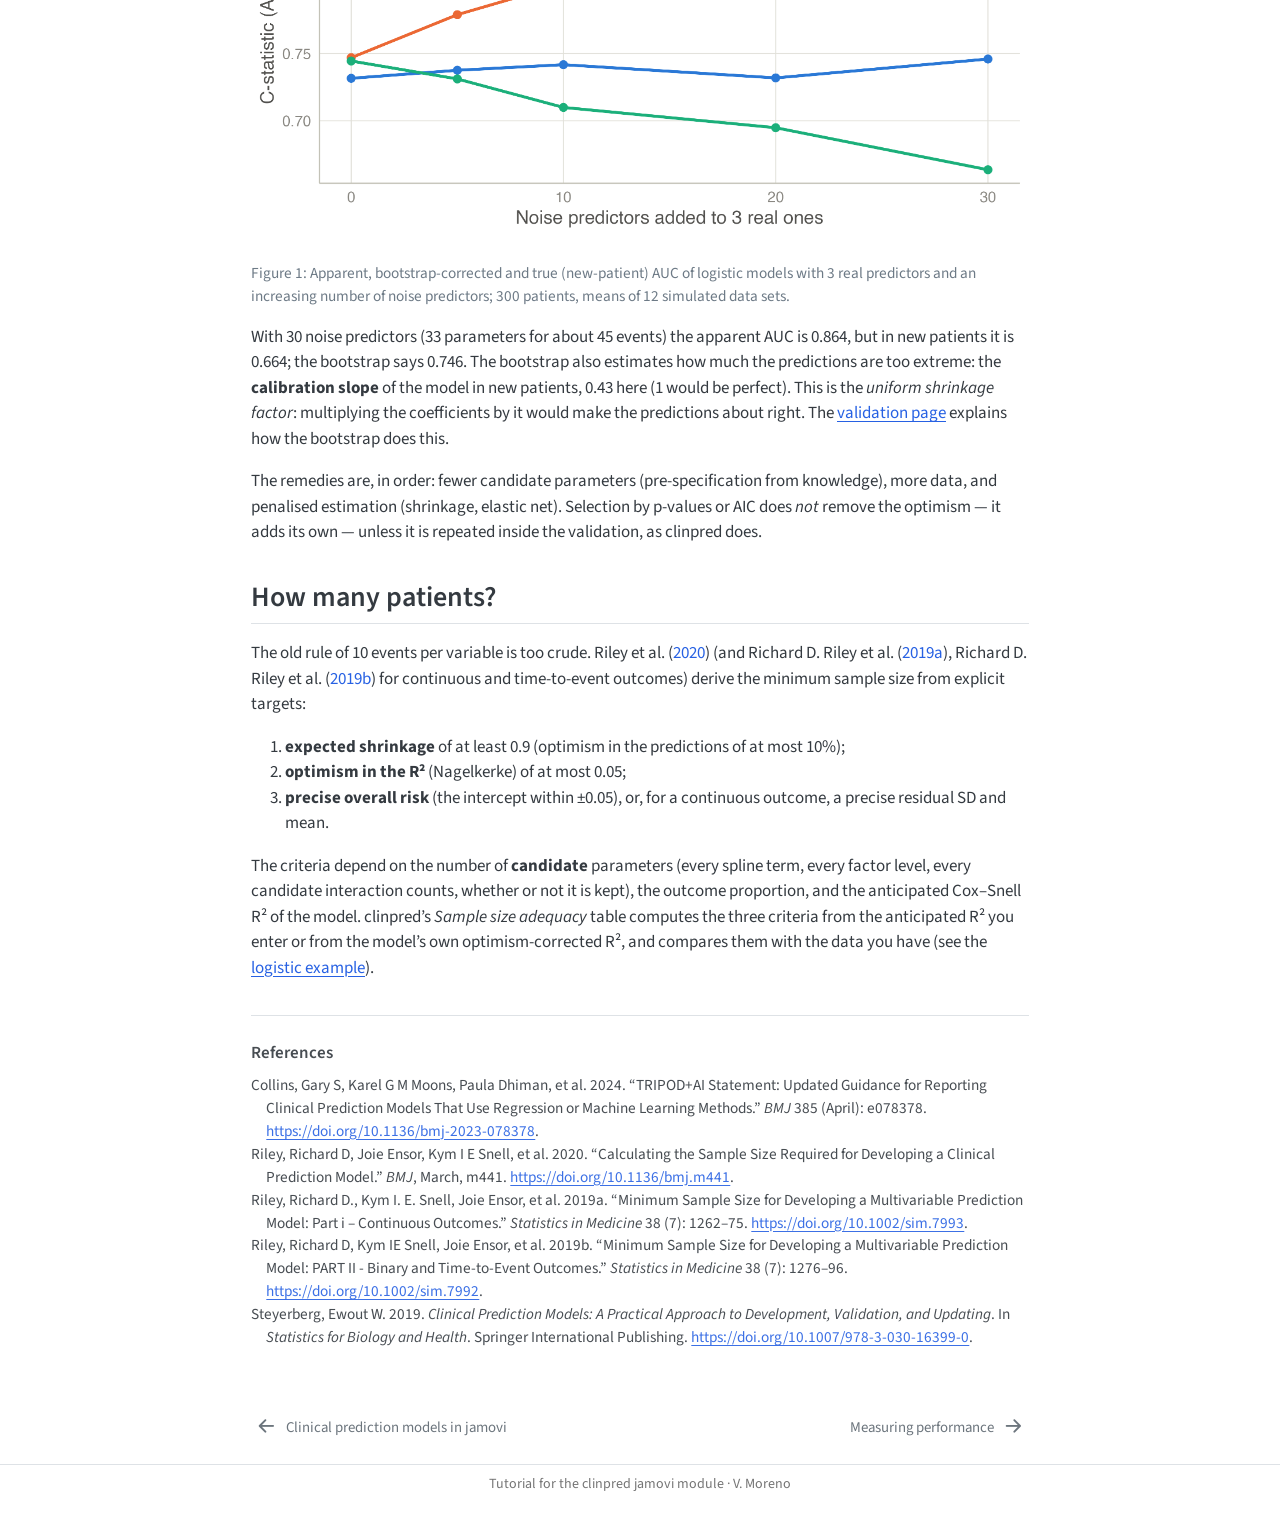
<file: docs/foundations/prediction-models.html>
<!DOCTYPE html>
<html xmlns="http://www.w3.org/1999/xhtml" lang="en" xml:lang="en"><head>

<meta charset="utf-8">
<meta name="generator" content="quarto-1.10.18">

<meta name="viewport" content="width=device-width, initial-scale=1.0, user-scalable=yes">

<meta name="description" content="What a clinical prediction model is, the steps to develop one, why its apparent performance is optimistic, and how large the development data must be.">

<title>Prediction models and overfitting – Clinical prediction models</title>
<style>
/* Default styles provided by pandoc.
** See https://pandoc.org/MANUAL.html#variables-for-html for config info.
*/
span.smallcaps{font-variant: small-caps;}
div.columns{display: flex; gap: 1.5em;}
div.column{flex: auto;}
@media screen {
div.columns{gap: min(4vw, 1.5em);}
div.column{overflow-x: auto;}
}
div.hanging-indent{margin-left: 1.5em; text-indent: -1.5em;}
ul.task-list{list-style: none;}
ul.task-list li input[type="checkbox"] {
  width: 0.8em;
  margin: 0 0.8em 0.2em -1em; /* quarto-specific, see https://github.com/quarto-dev/quarto-cli/issues/4556 */ 
  vertical-align: middle;
}
/* CSS for citations */
div.csl-bib-body { }
div.csl-entry {
  clear: both;
}
.hanging-indent div.csl-entry {
  margin-left:2em;
  text-indent:-2em;
}
div.csl-left-margin {
  min-width:2em;
  float:left;
}
div.csl-right-inline {
  margin-left:2em;
  padding-left:1em;
}
div.csl-indent {
  margin-left: 2em;
}</style>


<script src="../site_libs/quarto-nav/quarto-nav.js"></script>
<script src="../site_libs/quarto-nav/headroom.min.js"></script>
<script src="../site_libs/clipboard/clipboard.min.js"></script>
<script src="../site_libs/quarto-search/autocomplete.umd.js"></script>
<script src="../site_libs/quarto-search/fuse.min.js"></script>
<script src="../site_libs/quarto-search/quarto-search.js"></script>
<meta name="quarto:offset" content="../">
<link href="../foundations/performance.html" rel="next">
<link href="../index.html" rel="prev">
<script src="../site_libs/quarto-html/quarto.js" type="module"></script>
<script src="../site_libs/quarto-html/tabsets/tabsets.js" type="module"></script>
<script src="../site_libs/quarto-html/popper.min.js"></script>
<script src="../site_libs/quarto-html/tippy.umd.min.js"></script>
<script src="../site_libs/quarto-html/anchor.min.js"></script>
<link href="../site_libs/quarto-html/tippy.css" rel="stylesheet">
<link href="../site_libs/quarto-html/quarto-syntax-highlighting-64a204ab8560d761af7679ceaba22944.css" rel="stylesheet" class="quarto-color-scheme" id="quarto-text-highlighting-styles">
<link href="../site_libs/quarto-html/quarto-syntax-highlighting-dark-b85bc7c33db8c58e0ec93c3465666fed.css" rel="stylesheet" class="quarto-color-scheme quarto-color-alternate" id="quarto-text-highlighting-styles">
<link href="../site_libs/quarto-html/quarto-syntax-highlighting-64a204ab8560d761af7679ceaba22944.css" rel="stylesheet" class="quarto-color-scheme-extra" id="quarto-text-highlighting-styles">
<script src="../site_libs/bootstrap/bootstrap.min.js"></script>
<link href="../site_libs/bootstrap/bootstrap-icons.css" rel="stylesheet">
<link href="../site_libs/bootstrap/bootstrap-e5e84f5a70260acdabf710505354887c.min.css" rel="stylesheet" append-hash="true" class="quarto-color-scheme" id="quarto-bootstrap" data-mode="light">
<link href="../site_libs/bootstrap/bootstrap-dark-4143a9d5f9d8f9deb4202a6d60211dcc.min.css" rel="stylesheet" append-hash="true" class="quarto-color-scheme quarto-color-alternate" id="quarto-bootstrap" data-mode="dark">
<link href="../site_libs/bootstrap/bootstrap-e5e84f5a70260acdabf710505354887c.min.css" rel="stylesheet" append-hash="true" class="quarto-color-scheme-extra" id="quarto-bootstrap" data-mode="light">
<script id="quarto-search-options" type="application/json">{
  "location": "sidebar",
  "copy-button": false,
  "collapse-after": 3,
  "panel-placement": "start",
  "type": "textbox",
  "limit": 50,
  "keyboard-shortcut": [
    "f",
    "/",
    "s"
  ],
  "language": {
    "search-no-results-text": "No results",
    "search-matching-documents-text": "matching documents",
    "search-copy-link-title": "Copy link to search",
    "search-hide-matches-text": "Hide additional matches",
    "search-more-match-text": "more match in this document",
    "search-more-matches-text": "more matches in this document",
    "search-clear-button-title": "Clear",
    "search-text-placeholder": "",
    "search-detached-cancel-button-title": "Cancel",
    "search-submit-button-title": "Submit",
    "search-label": "Search"
  }
}</script>


<link rel="stylesheet" href="../styles.css">
</head>

<body class="nav-sidebar docked nav-fixed quarto-light"><script id="quarto-html-before-body" type="application/javascript">
    const toggleBodyColorMode = (bsSheetEl) => {
      const mode = bsSheetEl.getAttribute("data-mode");
      const bodyEl = window.document.querySelector("body");
      if (mode === "dark") {
        bodyEl.classList.add("quarto-dark");
        bodyEl.classList.remove("quarto-light");
      } else {
        bodyEl.classList.add("quarto-light");
        bodyEl.classList.remove("quarto-dark");
      }
    }
    const toggleBodyColorPrimary = () => {
      const bsSheetEl = window.document.querySelector("link#quarto-bootstrap:not([rel=disabled-stylesheet])");
      if (bsSheetEl) {
        toggleBodyColorMode(bsSheetEl);
      }
    }
    const setColorSchemeToggle = (alternate) => {
      const toggles = window.document.querySelectorAll('.quarto-color-scheme-toggle');
      for (let i=0; i < toggles.length; i++) {
        const toggle = toggles[i];
        if (toggle) {
          if (alternate) {
            toggle.classList.add("alternate");
          } else {
            toggle.classList.remove("alternate");
          }
        }
      }
    };
    const toggleColorMode = (alternate) => {
      // Switch the stylesheets
      const primaryStylesheets = window.document.querySelectorAll('link.quarto-color-scheme:not(.quarto-color-alternate)');
      const alternateStylesheets = window.document.querySelectorAll('link.quarto-color-scheme.quarto-color-alternate');
      manageTransitions('#quarto-margin-sidebar .nav-link', false);
      if (alternate) {
        // note: dark is layered on light, we don't disable primary!
        enableStylesheet(alternateStylesheets);
        for (const sheetNode of alternateStylesheets) {
          if (sheetNode.id === "quarto-bootstrap") {
            toggleBodyColorMode(sheetNode);
          }
        }
      } else {
        disableStylesheet(alternateStylesheets);
        enableStylesheet(primaryStylesheets)
        toggleBodyColorPrimary();
      }
      manageTransitions('#quarto-margin-sidebar .nav-link', true);
      // Switch the toggles
      setColorSchemeToggle(alternate)
      // Hack to workaround the fact that safari doesn't
      // properly recolor the scrollbar when toggling (#1455)
      if (navigator.userAgent.indexOf('Safari') > 0 && navigator.userAgent.indexOf('Chrome') == -1) {
        manageTransitions("body", false);
        window.scrollTo(0, 1);
        setTimeout(() => {
          window.scrollTo(0, 0);
          manageTransitions("body", true);
        }, 40);
      }
    }
    const disableStylesheet = (stylesheets) => {
      for (let i=0; i < stylesheets.length; i++) {
        const stylesheet = stylesheets[i];
        stylesheet.rel = 'disabled-stylesheet';
      }
    }
    const enableStylesheet = (stylesheets) => {
      for (let i=0; i < stylesheets.length; i++) {
        const stylesheet = stylesheets[i];
        if(stylesheet.rel !== 'stylesheet') { // for Chrome, which will still FOUC without this check
          stylesheet.rel = 'stylesheet';
        }
      }
    }
    const manageTransitions = (selector, allowTransitions) => {
      const els = window.document.querySelectorAll(selector);
      for (let i=0; i < els.length; i++) {
        const el = els[i];
        if (allowTransitions) {
          el.classList.remove('notransition');
        } else {
          el.classList.add('notransition');
        }
      }
    }
    const isFileUrl = () => {
      return window.location.protocol === 'file:';
    }
    const hasAlternateSentinel = () => {
      let styleSentinel = getColorSchemeSentinel();
      if (styleSentinel !== null) {
        return styleSentinel === "alternate";
      } else {
        return false;
      }
    }
    const setStyleSentinel = (alternate) => {
      const value = alternate ? "alternate" : "default";
      if (!isFileUrl()) {
        window.localStorage.setItem("quarto-color-scheme", value);
      } else {
        localAlternateSentinel = value;
      }
    }
    const getColorSchemeSentinel = () => {
      if (!isFileUrl()) {
        const storageValue = window.localStorage.getItem("quarto-color-scheme");
        return storageValue != null ? storageValue : localAlternateSentinel;
      } else {
        return localAlternateSentinel;
      }
    }
    const toggleGiscusIfUsed = (isAlternate, darkModeDefault) => {
      const baseTheme = document.querySelector('#giscus-base-theme')?.value ?? 'light';
      const alternateTheme = document.querySelector('#giscus-alt-theme')?.value ?? 'dark';
      let newTheme = '';
      if(authorPrefersDark) {
        newTheme = isAlternate ? baseTheme : alternateTheme;
      } else {
        newTheme = isAlternate ? alternateTheme : baseTheme;
      }
      const changeGiscusTheme = () => {
        // From: https://github.com/giscus/giscus/issues/336
        const sendMessage = (message) => {
          const iframe = document.querySelector('iframe.giscus-frame');
          if (!iframe) return;
          iframe.contentWindow.postMessage({ giscus: message }, 'https://giscus.app');
        }
        sendMessage({
          setConfig: {
            theme: newTheme
          }
        });
      }
      const isGiscussLoaded = window.document.querySelector('iframe.giscus-frame') !== null;
      if (isGiscussLoaded) {
        changeGiscusTheme();
      }
    };
    const authorPrefersDark = false;
    const darkModeDefault = authorPrefersDark;
      document.querySelector('link#quarto-text-highlighting-styles.quarto-color-scheme-extra').rel = 'disabled-stylesheet';
      document.querySelector('link#quarto-bootstrap.quarto-color-scheme-extra').rel = 'disabled-stylesheet';
    let localAlternateSentinel = darkModeDefault ? 'alternate' : 'default';
    // Dark / light mode switch
    window.quartoToggleColorScheme = () => {
      // Read the current dark / light value
      let toAlternate = !hasAlternateSentinel();
      toggleColorMode(toAlternate);
      setStyleSentinel(toAlternate);
      toggleGiscusIfUsed(toAlternate, darkModeDefault);
      window.dispatchEvent(new Event('resize'));
    };
    // Switch to dark mode if need be
    if (hasAlternateSentinel()) {
      toggleColorMode(true);
    } else {
      toggleColorMode(false);
    }
  </script>

<div id="quarto-search-results"></div>
  <header id="quarto-header" class="headroom fixed-top">
    <nav class="navbar navbar-expand-lg " data-bs-theme="dark">
      <div class="navbar-container container-fluid">
      <div class="navbar-brand-container mx-auto">
    <a class="navbar-brand" href="../index.html">
    <span class="navbar-title">Clinical prediction models</span>
    </a>
  </div>
          <button class="navbar-toggler" type="button" data-bs-toggle="collapse" data-bs-target="#navbarCollapse" aria-controls="navbarCollapse" role="menu" aria-expanded="false" aria-label="Toggle navigation" onclick="if (window.quartoToggleHeadroom) { window.quartoToggleHeadroom(); }">
  <span class="navbar-toggler-icon"></span>
</button>
          <div class="collapse navbar-collapse" id="navbarCollapse">
            <ul class="navbar-nav navbar-nav-scroll me-auto">
  <li class="nav-item">
    <a class="nav-link active" href="../index.html" aria-current="page"> 
<span class="menu-text">Home</span></a>
  </li>  
  <li class="nav-item">
    <a class="nav-link" href="../foundations/prediction-models.html"> 
<span class="menu-text">Foundations</span></a>
  </li>  
  <li class="nav-item">
    <a class="nav-link" href="../worked/logistic.html"> 
<span class="menu-text">Worked examples</span></a>
  </li>  
  <li class="nav-item">
    <a class="nav-link" href="../further/reporting.html"> 
<span class="menu-text">Reporting</span></a>
  </li>  
  <li class="nav-item">
    <a class="nav-link" href="../references.html"> 
<span class="menu-text">References</span></a>
  </li>  
</ul>
          </div> <!-- /navcollapse -->
            <div class="quarto-navbar-tools">
  <a href="" class="quarto-color-scheme-toggle quarto-navigation-tool  px-1" onclick="window.quartoToggleColorScheme(); return false;" title="Toggle dark mode"><i class="bi"></i></a>
</div>
      </div> <!-- /container-fluid -->
    </nav>
  <nav class="quarto-secondary-nav">
    <div class="container-fluid d-flex">
      <button type="button" class="quarto-btn-toggle btn" data-bs-toggle="collapse" role="button" data-bs-target=".quarto-sidebar-collapse-item" aria-controls="quarto-sidebar" aria-expanded="false" aria-label="Toggle sidebar navigation" onclick="if (window.quartoToggleHeadroom) { window.quartoToggleHeadroom(); }">
        <i class="bi bi-layout-text-sidebar-reverse"></i>
      </button>
        <nav class="quarto-page-breadcrumbs" aria-label="breadcrumb"><ol class="breadcrumb"><li class="breadcrumb-item"><a href="../foundations/prediction-models.html">Foundations</a></li><li class="breadcrumb-item"><a href="../foundations/prediction-models.html">Prediction models and overfitting</a></li></ol></nav>
        <a class="flex-grow-1" role="navigation" data-bs-toggle="collapse" data-bs-target=".quarto-sidebar-collapse-item" aria-controls="quarto-sidebar" aria-expanded="false" aria-label="Toggle sidebar navigation" onclick="if (window.quartoToggleHeadroom) { window.quartoToggleHeadroom(); }">      
        </a>
      <button type="button" class="btn quarto-search-button" aria-label="Search" onclick="window.quartoOpenSearch();">
        <i class="bi bi-search"></i>
      </button>
    </div>
  </nav>
</header>
<!-- content -->
<div id="quarto-content" class="quarto-container page-columns page-rows-contents page-layout-article page-navbar">
<!-- sidebar -->
  <nav id="quarto-sidebar" class="sidebar collapse collapse-horizontal quarto-sidebar-collapse-item sidebar-navigation docked overflow-auto">
        <div class="mt-2 flex-shrink-0 align-items-center">
        <div class="sidebar-search">
        <div id="quarto-search" class="" title="Search"></div>
        </div>
        </div>
    <div class="sidebar-menu-container"> 
    <ul class="list-unstyled mt-1">
        <li class="sidebar-item">
  <div class="sidebar-item-container"> 
  <a href="../index.html" class="sidebar-item-text sidebar-link">
 <span class="menu-text">Clinical prediction models in jamovi</span></a>
  </div>
</li>
        <li class="sidebar-item sidebar-item-section">
      <div class="sidebar-item-container"> 
            <a class="sidebar-item-text sidebar-link text-start" data-bs-toggle="collapse" data-bs-target="#quarto-sidebar-section-1" role="navigation" aria-expanded="true">
 <span class="menu-text">Foundations</span></a>
          <a class="sidebar-item-toggle text-start" data-bs-toggle="collapse" data-bs-target="#quarto-sidebar-section-1" role="navigation" aria-expanded="true" aria-label="Toggle section">
            <i class="bi bi-chevron-right ms-2"></i>
          </a> 
      </div>
      <ul id="quarto-sidebar-section-1" class="collapse list-unstyled sidebar-section depth1 show">  
          <li class="sidebar-item">
  <div class="sidebar-item-container"> 
  <a href="../foundations/prediction-models.html" class="sidebar-item-text sidebar-link active">
 <span class="menu-text">Prediction models and overfitting</span></a>
  </div>
</li>
          <li class="sidebar-item">
  <div class="sidebar-item-container"> 
  <a href="../foundations/performance.html" class="sidebar-item-text sidebar-link">
 <span class="menu-text">Measuring performance</span></a>
  </div>
</li>
          <li class="sidebar-item">
  <div class="sidebar-item-container"> 
  <a href="../foundations/validation.html" class="sidebar-item-text sidebar-link">
 <span class="menu-text">Validation and updating</span></a>
  </div>
</li>
      </ul>
  </li>
        <li class="sidebar-item sidebar-item-section">
      <div class="sidebar-item-container"> 
            <a class="sidebar-item-text sidebar-link text-start" data-bs-toggle="collapse" data-bs-target="#quarto-sidebar-section-2" role="navigation" aria-expanded="true">
 <span class="menu-text">Worked examples in jamovi</span></a>
          <a class="sidebar-item-toggle text-start" data-bs-toggle="collapse" data-bs-target="#quarto-sidebar-section-2" role="navigation" aria-expanded="true" aria-label="Toggle section">
            <i class="bi bi-chevron-right ms-2"></i>
          </a> 
      </div>
      <ul id="quarto-sidebar-section-2" class="collapse list-unstyled sidebar-section depth1 show">  
          <li class="sidebar-item">
  <div class="sidebar-item-container"> 
  <a href="../worked/logistic.html" class="sidebar-item-text sidebar-link">
 <span class="menu-text">A logistic prediction model</span></a>
  </div>
</li>
          <li class="sidebar-item">
  <div class="sidebar-item-container"> 
  <a href="../worked/selection.html" class="sidebar-item-text sidebar-link">
 <span class="menu-text">Selection, interactions and incremental value</span></a>
  </div>
</li>
          <li class="sidebar-item">
  <div class="sidebar-item-container"> 
  <a href="../worked/external.html" class="sidebar-item-text sidebar-link">
 <span class="menu-text">Validation in new patients and updating</span></a>
  </div>
</li>
          <li class="sidebar-item">
  <div class="sidebar-item-container"> 
  <a href="../worked/missing.html" class="sidebar-item-text sidebar-link">
 <span class="menu-text">Missing values</span></a>
  </div>
</li>
          <li class="sidebar-item">
  <div class="sidebar-item-container"> 
  <a href="../worked/cox.html" class="sidebar-item-text sidebar-link">
 <span class="menu-text">A time-to-event model (Cox)</span></a>
  </div>
</li>
          <li class="sidebar-item">
  <div class="sidebar-item-container"> 
  <a href="../worked/linear.html" class="sidebar-item-text sidebar-link">
 <span class="menu-text">A continuous outcome (linear)</span></a>
  </div>
</li>
          <li class="sidebar-item">
  <div class="sidebar-item-container"> 
  <a href="../worked/published.html" class="sidebar-item-text sidebar-link">
 <span class="menu-text">Validating a published model</span></a>
  </div>
</li>
          <li class="sidebar-item">
  <div class="sidebar-item-container"> 
  <a href="../worked/importance.html" class="sidebar-item-text sidebar-link">
 <span class="menu-text">Which predictors matter? Importance and SHAP</span></a>
  </div>
</li>
      </ul>
  </li>
        <li class="sidebar-item sidebar-item-section">
      <div class="sidebar-item-container"> 
            <a class="sidebar-item-text sidebar-link text-start" data-bs-toggle="collapse" data-bs-target="#quarto-sidebar-section-3" role="navigation" aria-expanded="true">
 <span class="menu-text">Further</span></a>
          <a class="sidebar-item-toggle text-start" data-bs-toggle="collapse" data-bs-target="#quarto-sidebar-section-3" role="navigation" aria-expanded="true" aria-label="Toggle section">
            <i class="bi bi-chevron-right ms-2"></i>
          </a> 
      </div>
      <ul id="quarto-sidebar-section-3" class="collapse list-unstyled sidebar-section depth1 show">  
          <li class="sidebar-item">
  <div class="sidebar-item-container"> 
  <a href="../further/reporting.html" class="sidebar-item-text sidebar-link">
 <span class="menu-text">Reporting with TRIPOD+AI</span></a>
  </div>
</li>
          <li class="sidebar-item">
  <div class="sidebar-item-container"> 
  <a href="../further/glossary.html" class="sidebar-item-text sidebar-link">
 <span class="menu-text">Glossary</span></a>
  </div>
</li>
          <li class="sidebar-item">
  <div class="sidebar-item-container"> 
  <a href="../references.html" class="sidebar-item-text sidebar-link">
 <span class="menu-text">References</span></a>
  </div>
</li>
      </ul>
  </li>
    </ul>
    </div>
</nav>
<div id="quarto-sidebar-glass" class="quarto-sidebar-collapse-item" data-bs-toggle="collapse" data-bs-target=".quarto-sidebar-collapse-item"></div>
<!-- margin-sidebar -->
    <div id="quarto-margin-sidebar" class="sidebar margin-sidebar">
        <nav id="TOC" role="doc-toc" class="toc-active">
    <h2 id="toc-title">On this page</h2>
   
  <ul>
  <li><a href="#explaining-and-predicting" id="toc-explaining-and-predicting" class="nav-link active" data-scroll-target="#explaining-and-predicting">Explaining and predicting</a></li>
  <li><a href="#the-steps" id="toc-the-steps" class="nav-link" data-scroll-target="#the-steps">The steps</a></li>
  <li><a href="#overfitting-and-optimism" id="toc-overfitting-and-optimism" class="nav-link" data-scroll-target="#overfitting-and-optimism">Overfitting and optimism</a></li>
  <li><a href="#how-many-patients" id="toc-how-many-patients" class="nav-link" data-scroll-target="#how-many-patients">How many patients?</a></li>
  </ul>
</nav>
    </div>
<!-- main -->
<main class="content" id="quarto-document-content">


<header id="title-block-header" class="quarto-title-block default"><nav class="quarto-page-breadcrumbs quarto-title-breadcrumbs d-none d-lg-block" aria-label="breadcrumb"><ol class="breadcrumb"><li class="breadcrumb-item"><a href="../foundations/prediction-models.html">Foundations</a></li><li class="breadcrumb-item"><a href="../foundations/prediction-models.html">Prediction models and overfitting</a></li></ol></nav>
<div class="quarto-title">
<h1 class="title">Prediction models and overfitting</h1>
</div>

<div>
  <div class="description">
    What a clinical prediction model is, the steps to develop one, why its apparent performance is optimistic, and how large the development data must be.
  </div>
</div>


<div class="quarto-title-meta">

    
  
    
  </div>
  


</header>


<section id="explaining-and-predicting" class="level2">
<h2 class="anchored" data-anchor-id="explaining-and-predicting">Explaining and predicting</h2>
<p>Regression is used for two different purposes. In an <strong>aetiological</strong> study the question is the effect of one exposure, and the other variables are there to remove confounding: the coefficient of the exposure is the result. In a <strong>prediction</strong> study no coefficient is the result: the result is the predicted risk of each patient, and the question is whether these risks are <em>accurate</em> (calibration) and <em>separate</em> patients with and without the outcome (discrimination) in patients who were not used to build the model <span class="citation" data-cites="steyerberg2019">(<a href="#ref-steyerberg2019" role="doc-biblioref">Steyerberg 2019</a>)</span>. A predictor need not be causal; it must only carry information that is available at the moment of prediction.</p>
<p>A <strong>diagnostic</strong> model predicts the presence of a disease now (e.g.&nbsp;pulmonary embolism in a patient with chest pain); a <strong>prognostic</strong> model predicts a future event (e.g.&nbsp;a cardiovascular event within 10 years). The tools are the same.</p>
</section>
<section id="the-steps" class="level2">
<h2 class="anchored" data-anchor-id="the-steps">The steps</h2>
<ol type="1">
<li><strong>Define the outcome and the moment of prediction.</strong> Who are the patients, when is the prediction made, and what is predicted by when (a time <em>horizon</em> for prognostic models).</li>
<li><strong>Choose candidate predictors</strong> from knowledge, not from the data: what is measured routinely, reliably and before the outcome.</li>
<li><strong>Check the sample size</strong> for the number of candidate parameters (below).</li>
<li><strong>Handle missing values</strong> (exploration, imputation; see the <a href="../worked/missing.html">example</a>).</li>
<li><strong>Specify the model:</strong> non-linear effects of continuous predictors (splines), interactions only when expected, no dichotomising of continuous variables.</li>
<li><strong>Estimate it</strong>, possibly with selection or penalisation (shrinkage).</li>
<li><strong>Evaluate the performance</strong> — discrimination, calibration, overall accuracy and clinical usefulness — and correct it for <strong>optimism</strong> by internal validation.</li>
<li><strong>Validate it in new patients</strong> (another period, centre or population) and, if needed, <strong>update</strong> it.</li>
<li><strong>Present it</strong> so that others can use it (the full equation, a calculator) and report it following TRIPOD+AI <span class="citation" data-cites="collins2024">(<a href="#ref-collins2024" role="doc-biblioref">Collins et al. 2024</a>)</span>.</li>
</ol>
<p>clinpred covers steps 3 to 9.</p>
</section>
<section id="overfitting-and-optimism" class="level2">
<h2 class="anchored" data-anchor-id="overfitting-and-optimism">Overfitting and optimism</h2>
<p>A model fitted to a data set describes that data set best, noise included. Its <strong>apparent</strong> performance, measured in the same patients, is therefore optimistic: in new patients the discrimination will be lower and the predictions too extreme (high risks too high, low risks too low). The more parameters relative to the number of events, the larger the optimism.</p>
<p>The simulation below shows it. Each data set has 300 patients (about 45 events) and three real predictors; noise predictors are then added. The apparent C-statistic (AUC) keeps rising with every useless predictor, while the AUC in a large independent sample falls. The bootstrap optimism-corrected AUC, computed by clinpred’s own validation engine, removes most of the optimism. It removes less of it when the parameters approach the number of events: there the data are too few even to estimate the optimism, which is one more reason to respect the sample size (below).</p>
<div id="fig-optimism" class="quarto-float quarto-figure quarto-figure-center anchored">
<figure class="quarto-float quarto-float-fig figure">
<div aria-describedby="fig-optimism-caption-0ceaefa1-69ba-4598-a22c-09a6ac19f8ca">
<div class="cell" data-renderings="[&quot;light&quot;,&quot;dark&quot;]">
<div class="cell-output-display light-content">
<div>
<figure class="figure">
<p><img src="prediction-models_files/figure-html/unnamed-chunk-2-1.png" class="img-fluid figure-img" width="1344"></p>
</figure>
</div>
</div>
<div class="cell-output-display dark-content">
<div>
<figure class="figure">
<p><img src="prediction-models_files/figure-html/unnamed-chunk-2-2.png" class="img-fluid figure-img" width="1344"></p>
</figure>
</div>
</div>
</div>
</div>
<figcaption class="quarto-float-caption-bottom quarto-float-caption quarto-float-fig" id="fig-optimism-caption-0ceaefa1-69ba-4598-a22c-09a6ac19f8ca">
Figure&nbsp;1: Apparent, bootstrap-corrected and true (new-patient) AUC of logistic models with 3 real predictors and an increasing number of noise predictors; 300 patients, means of 12 simulated data sets.
</figcaption>
</figure>
</div>
<p>With 30 noise predictors (33 parameters for about 45 events) the apparent AUC is 0.864, but in new patients it is 0.664; the bootstrap says 0.746. The bootstrap also estimates how much the predictions are too extreme: the <strong>calibration slope</strong> of the model in new patients, 0.43 here (1 would be perfect). This is the <em>uniform shrinkage factor</em>: multiplying the coefficients by it would make the predictions about right. The <a href="../foundations/validation.html">validation page</a> explains how the bootstrap does this.</p>
<p>The remedies are, in order: fewer candidate parameters (pre-specification from knowledge), more data, and penalised estimation (shrinkage, elastic net). Selection by p-values or AIC does <em>not</em> remove the optimism — it adds its own — unless it is repeated inside the validation, as clinpred does.</p>
</section>
<section id="how-many-patients" class="level2">
<h2 class="anchored" data-anchor-id="how-many-patients">How many patients?</h2>
<p>The old rule of 10 events per variable is too crude. <span class="citation" data-cites="riley2020">Riley et al. (<a href="#ref-riley2020" role="doc-biblioref">2020</a>)</span> (and <span class="citation" data-cites="riley2019a">Richard D. Riley et al. (<a href="#ref-riley2019a" role="doc-biblioref">2019a</a>)</span>, <span class="citation" data-cites="riley2019b">Richard D. Riley et al. (<a href="#ref-riley2019b" role="doc-biblioref">2019b</a>)</span> for continuous and time-to-event outcomes) derive the minimum sample size from explicit targets:</p>
<ol type="1">
<li><strong>expected shrinkage</strong> of at least 0.9 (optimism in the predictions of at most 10%);</li>
<li><strong>optimism in the R²</strong> (Nagelkerke) of at most 0.05;</li>
<li><strong>precise overall risk</strong> (the intercept within ±0.05), or, for a continuous outcome, a precise residual SD and mean.</li>
</ol>
<p>The criteria depend on the number of <strong>candidate</strong> parameters (every spline term, every factor level, every candidate interaction counts, whether or not it is kept), the outcome proportion, and the anticipated Cox–Snell R² of the model. clinpred’s <em>Sample size adequacy</em> table computes the three criteria from the anticipated R² you enter or from the model’s own optimism-corrected R², and compares them with the data you have (see the <a href="../worked/logistic.html">logistic example</a>).</p>



</section>

<a onclick="window.scrollTo(0, 0); return false;" role="button" id="quarto-back-to-top"><i class="bi bi-arrow-up"></i> Back to top</a><div id="quarto-appendix" class="default"><section class="quarto-appendix-contents" role="doc-bibliography" id="quarto-bibliography"><h2 class="anchored quarto-appendix-heading">References</h2><div id="refs" class="references csl-bib-body hanging-indent" role="list">
<div id="ref-collins2024" class="csl-entry" role="listitem">
Collins, Gary S, Karel G M Moons, Paula Dhiman, et al. 2024. <span>“TRIPOD+AI Statement: Updated Guidance for Reporting Clinical Prediction Models That Use Regression or Machine Learning Methods.”</span> <em>BMJ</em> 385 (April): e078378. <a href="https://doi.org/10.1136/bmj-2023-078378">https://doi.org/10.1136/bmj-2023-078378</a>.
</div>
<div id="ref-riley2020" class="csl-entry" role="listitem">
Riley, Richard D, Joie Ensor, Kym I E Snell, et al. 2020. <span>“Calculating the Sample Size Required for Developing a Clinical Prediction Model.”</span> <em>BMJ</em>, March, m441. <a href="https://doi.org/10.1136/bmj.m441">https://doi.org/10.1136/bmj.m441</a>.
</div>
<div id="ref-riley2019a" class="csl-entry" role="listitem">
Riley, Richard D., Kym I. E. Snell, Joie Ensor, et al. 2019a. <span>“Minimum Sample Size for Developing a Multivariable Prediction Model: Part i&nbsp;–&nbsp;Continuous Outcomes.”</span> <em>Statistics in Medicine</em> 38 (7): 1262–75. <a href="https://doi.org/10.1002/sim.7993">https://doi.org/10.1002/sim.7993</a>.
</div>
<div id="ref-riley2019b" class="csl-entry" role="listitem">
Riley, Richard D, Kym IE Snell, Joie Ensor, et al. 2019b. <span>“Minimum Sample Size for Developing a Multivariable Prediction Model: PART II - Binary and Time-to-Event Outcomes.”</span> <em>Statistics in Medicine</em> 38 (7): 1276–96. <a href="https://doi.org/10.1002/sim.7992">https://doi.org/10.1002/sim.7992</a>.
</div>
<div id="ref-steyerberg2019" class="csl-entry" role="listitem">
Steyerberg, Ewout W. 2019. <em>Clinical Prediction Models: A Practical Approach to Development, Validation, and Updating</em>. In <em>Statistics for Biology and Health</em>. Springer International Publishing. <a href="https://doi.org/10.1007/978-3-030-16399-0">https://doi.org/10.1007/978-3-030-16399-0</a>.
</div>
</div></section></div></main> <!-- /main -->
<!-- Collapsible left (contents) and right (on this page) panels on wide
     screens: a button at each edge, ‹ hides a panel and › brings it back; the
     text widens into the space; the choice is remembered between pages.
     Copied from jamovi-skill/templates/tutorial/collapse.html; included with
     format: html: include-after-body: collapse.html in _quarto.yml. -->
<style>
.panel-toggle {
  position: fixed; top: 50%; transform: translateY(-50%); z-index: 1100;
  width: 22px; height: 46px; padding: 0; font-size: 20px; line-height: 1;
  border: 1px solid var(--bs-border-color, #ccc); border-radius: 6px;
  background: var(--bs-body-bg, #fff); color: var(--bs-body-color, #333);
  opacity: 0.7; cursor: pointer;
}
.panel-toggle:hover { opacity: 1; }
/* blue, for visibility: the edge buttons and the site title in the contents */
.panel-toggle { color: #2780e3; border-color: #2780e3; font-weight: bold; opacity: 0.85; }
.sidebar-title, .sidebar-title a { color: #2780e3 !important; }
body.quarto-dark .panel-toggle { color: #6aa9f0; border-color: #6aa9f0; }
body.quarto-dark .sidebar-title, body.quarto-dark .sidebar-title a { color: #6aa9f0 !important; }
#panel-toggle-left { left: 2px; }
#panel-toggle-right { right: 2px; }
@media (max-width: 991.98px) { .panel-toggle { display: none; } }
@media (min-width: 992px) {
  body.panel-left-off #quarto-sidebar { display: none !important; }
  body.panel-right-off #quarto-margin-sidebar { display: none !important; }
  body.panel-left-off main.content { grid-column-start: page-start !important; }
  body.panel-right-off main.content { grid-column-end: page-end !important; }
}
</style>
<script>
(function () {
  var KEY = "tutorial-panels";
  var state = { left: true, right: true };
  try { var s = JSON.parse(localStorage.getItem(KEY)); if (s) state = s; } catch (e) {}
  function apply() {
    document.body.classList.toggle("panel-left-off", !state.left);
    document.body.classList.toggle("panel-right-off", !state.right);
    var l = document.getElementById("panel-toggle-left"), r = document.getElementById("panel-toggle-right");
    if (l) { l.textContent = state.left ? "‹" : "›"; l.title = state.left ? "Hide the contents" : "Show the contents"; }
    if (r) { r.textContent = state.right ? "›" : "‹"; r.title = state.right ? "Hide 'On this page'" : "Show 'On this page'"; }
    try { localStorage.setItem(KEY, JSON.stringify(state)); } catch (e) {}
  }
  function button(id, side) {
    var b = document.createElement("button");
    b.type = "button"; b.id = id; b.className = "panel-toggle";
    b.addEventListener("click", function () { state[side] = !state[side]; apply(); });
    document.body.appendChild(b);
  }
  document.addEventListener("DOMContentLoaded", function () {
    if (document.getElementById("quarto-sidebar")) button("panel-toggle-left", "left");
    if (document.getElementById("quarto-margin-sidebar")) button("panel-toggle-right", "right");
    apply();
  });
})();
</script>
<script id="quarto-html-after-body" type="application/javascript">
  window.document.addEventListener("DOMContentLoaded", function (event) {
    // Ensure there is a toggle, if there isn't float one in the top right
    if (window.document.querySelector('.quarto-color-scheme-toggle') === null) {
      const a = window.document.createElement('a');
      a.classList.add('top-right');
      a.classList.add('quarto-color-scheme-toggle');
      a.href = "";
      a.onclick = function() { try { window.quartoToggleColorScheme(); } catch {} return false; };
      const i = window.document.createElement("i");
      i.classList.add('bi');
      a.appendChild(i);
      window.document.body.appendChild(a);
    }
    setColorSchemeToggle(hasAlternateSentinel())
    const icon = "";
    const anchorJS = new window.AnchorJS();
    anchorJS.options = {
      placement: 'right',
      icon: icon
    };
    anchorJS.add('.anchored');
    const isCodeAnnotation = (el) => {
      for (const clz of el.classList) {
        if (clz.startsWith('code-annotation-')) {                     
          return true;
        }
      }
      return false;
    }
    const onCopySuccess = function(e) {
      // button target
      const button = e.trigger;
      // don't keep focus
      button.blur();
      // flash "checked"
      button.classList.add('code-copy-button-checked');
      var currentTitle = button.getAttribute("title");
      button.setAttribute("title", "Copied!");
      let tooltip;
      if (window.bootstrap) {
        button.setAttribute("data-bs-toggle", "tooltip");
        button.setAttribute("data-bs-placement", "left");
        button.setAttribute("data-bs-title", "Copied!");
        tooltip = new bootstrap.Tooltip(button, 
          { trigger: "manual", 
            customClass: "code-copy-button-tooltip",
            offset: [0, -8]});
        tooltip.show();    
      }
      setTimeout(function() {
        if (tooltip) {
          tooltip.hide();
          button.removeAttribute("data-bs-title");
          button.removeAttribute("data-bs-toggle");
          button.removeAttribute("data-bs-placement");
        }
        button.setAttribute("title", currentTitle);
        button.classList.remove('code-copy-button-checked');
      }, 1000);
      // clear code selection
      e.clearSelection();
    }
    const getTextToCopy = function(trigger) {
      const outerScaffold = trigger.parentElement.cloneNode(true);
      const codeEl = outerScaffold.querySelector('code');
      for (const childEl of codeEl.children) {
        if (isCodeAnnotation(childEl)) {
          childEl.remove();
        }
      }
      return codeEl.innerText;
    }
    const clipboard = new window.ClipboardJS('.code-copy-button:not([data-in-quarto-modal])', {
      text: getTextToCopy
    });
    clipboard.on('success', onCopySuccess);
    if (window.document.getElementById('quarto-embedded-source-code-modal')) {
      const clipboardModal = new window.ClipboardJS('.code-copy-button[data-in-quarto-modal]', {
        text: getTextToCopy,
        container: window.document.getElementById('quarto-embedded-source-code-modal')
      });
      clipboardModal.on('success', onCopySuccess);
    }
      var localhostRegex = new RegExp(/^(?:http|https):\/\/localhost\:?[0-9]*\//);
      var mailtoRegex = new RegExp(/^mailto:/);
        var filterRegex = new RegExp('/' + window.location.host + '/');
      var isInternal = (href) => {
          return filterRegex.test(href) || localhostRegex.test(href) || mailtoRegex.test(href);
      }
      // Inspect non-navigation links and adorn them if external
     var links = window.document.querySelectorAll('a[href]:not(.nav-link):not(.navbar-brand):not(.toc-action):not(.sidebar-link):not(.sidebar-item-toggle):not(.pagination-link):not(.no-external):not([aria-hidden]):not(.dropdown-item):not(.quarto-navigation-tool):not(.about-link)');
      for (var i=0; i<links.length; i++) {
        const link = links[i];
        if (!isInternal(link.href)) {
          // undo the damage that might have been done by quarto-nav.js in the case of
          // links that we want to consider external
          if (link.dataset.originalHref !== undefined) {
            link.href = link.dataset.originalHref;
          }
        }
      }
    function tippyHover(el, contentFn, onTriggerFn, onUntriggerFn) {
      const config = {
        allowHTML: true,
        maxWidth: 500,
        delay: 100,
        arrow: false,
        appendTo: function(el) {
            return el.parentElement;
        },
        interactive: true,
        interactiveBorder: 10,
        theme: 'quarto',
        placement: 'bottom-start',
      };
      if (contentFn) {
        config.content = contentFn;
      }
      if (onTriggerFn) {
        config.onTrigger = onTriggerFn;
      }
      if (onUntriggerFn) {
        config.onUntrigger = onUntriggerFn;
      }
      window.tippy(el, config); 
    }
    const noterefs = window.document.querySelectorAll('a[role="doc-noteref"]');
    for (var i=0; i<noterefs.length; i++) {
      const ref = noterefs[i];
      tippyHover(ref, function() {
        // use id or data attribute instead here
        let href = ref.getAttribute('data-footnote-href') || ref.getAttribute('href');
        try { href = new URL(href).hash; } catch {}
        const id = href.replace(/^#\/?/, "");
        const note = window.document.getElementById(id);
        if (note) {
          return note.innerHTML;
        } else {
          return "";
        }
      });
    }
    const xrefs = window.document.querySelectorAll('a.quarto-xref');
    const processXRef = (id, note) => {
      // Strip column container classes
      const stripColumnClz = (el) => {
        el.classList.remove("page-full", "page-columns");
        if (el.children) {
          for (const child of el.children) {
            stripColumnClz(child);
          }
        }
      }
      stripColumnClz(note)
      if (id === null || id.startsWith('sec-')) {
        // Special case sections, only their first couple elements
        const container = document.createElement("div");
        if (note.children && note.children.length > 2) {
          container.appendChild(note.children[0].cloneNode(true));
          for (let i = 1; i < note.children.length; i++) {
            const child = note.children[i];
            if (child.tagName === "P" && child.innerText === "") {
              continue;
            } else {
              container.appendChild(child.cloneNode(true));
              break;
            }
          }
          if (window.Quarto?.typesetMath) {
            window.Quarto.typesetMath(container);
          }
          return container.innerHTML
        } else {
          if (window.Quarto?.typesetMath) {
            window.Quarto.typesetMath(note);
          }
          return note.innerHTML;
        }
      } else {
        // Remove any anchor links if they are present
        const anchorLink = note.querySelector('a.anchorjs-link');
        if (anchorLink) {
          anchorLink.remove();
        }
        if (window.Quarto?.typesetMath) {
          window.Quarto.typesetMath(note);
        }
        if (note.classList.contains("callout")) {
          return note.outerHTML;
        } else {
          return note.innerHTML;
        }
      }
    }
    for (var i=0; i<xrefs.length; i++) {
      const xref = xrefs[i];
      tippyHover(xref, undefined, function(instance) {
        instance.disable();
        let url = xref.getAttribute('href');
        let hash = undefined; 
        if (url.startsWith('#')) {
          hash = url;
        } else {
          try { hash = new URL(url).hash; } catch {}
        }
        if (hash) {
          const id = hash.replace(/^#\/?/, "");
          const note = window.document.getElementById(id);
          if (note !== null) {
            try {
              const html = processXRef(id, note.cloneNode(true));
              instance.setContent(html);
            } finally {
              instance.enable();
              instance.show();
            }
          } else {
            // See if we can fetch this
            fetch(url.split('#')[0])
            .then(res => res.text())
            .then(html => {
              const parser = new DOMParser();
              const htmlDoc = parser.parseFromString(html, "text/html");
              const note = htmlDoc.getElementById(id);
              if (note !== null) {
                const html = processXRef(id, note);
                instance.setContent(html);
              } 
            }).finally(() => {
              instance.enable();
              instance.show();
            });
          }
        } else {
          // See if we can fetch a full url (with no hash to target)
          // This is a special case and we should probably do some content thinning / targeting
          fetch(url)
          .then(res => res.text())
          .then(html => {
            const parser = new DOMParser();
            const htmlDoc = parser.parseFromString(html, "text/html");
            const note = htmlDoc.querySelector('main.content');
            if (note !== null) {
              // This should only happen for chapter cross references
              // (since there is no id in the URL)
              // remove the first header
              if (note.children.length > 0 && note.children[0].tagName === "HEADER") {
                note.children[0].remove();
              }
              const html = processXRef(null, note);
              instance.setContent(html);
            } 
          }).finally(() => {
            instance.enable();
            instance.show();
          });
        }
      }, function(instance) {
      });
    }
        let selectedAnnoteEl;
        const selectorForAnnotation = ( cell, annotation) => {
          let cellAttr = 'data-code-cell="' + cell + '"';
          let lineAttr = 'data-code-annotation="' +  annotation + '"';
          const selector = 'span[' + cellAttr + '][' + lineAttr + ']';
          return selector;
        }
        const selectCodeLines = (annoteEl) => {
          const doc = window.document;
          const targetCell = annoteEl.getAttribute("data-target-cell");
          const targetAnnotation = annoteEl.getAttribute("data-target-annotation");
          const annoteSpan = window.document.querySelector(selectorForAnnotation(targetCell, targetAnnotation));
          const lines = annoteSpan.getAttribute("data-code-lines").split(",");
          const lineIds = lines.map((line) => {
            return targetCell + "-" + line;
          })
          let top = null;
          let height = null;
          let parent = null;
          if (lineIds.length > 0) {
              //compute the position of the single el (top and bottom and make a div)
              const el = window.document.getElementById(lineIds[0]);
              top = el.offsetTop;
              height = el.offsetHeight;
              parent = el.parentElement.parentElement;
            if (lineIds.length > 1) {
              const lastEl = window.document.getElementById(lineIds[lineIds.length - 1]);
              const bottom = lastEl.offsetTop + lastEl.offsetHeight;
              height = bottom - top;
            }
            if (top !== null && height !== null && parent !== null) {
              // cook up a div (if necessary) and position it 
              let div = window.document.getElementById("code-annotation-line-highlight");
              if (div === null) {
                div = window.document.createElement("div");
                div.setAttribute("id", "code-annotation-line-highlight");
                div.style.position = 'absolute';
                parent.appendChild(div);
              }
              div.style.top = top - 2 + "px";
              div.style.height = height + 4 + "px";
              div.style.left = 0;
              let gutterDiv = window.document.getElementById("code-annotation-line-highlight-gutter");
              if (gutterDiv === null) {
                gutterDiv = window.document.createElement("div");
                gutterDiv.setAttribute("id", "code-annotation-line-highlight-gutter");
                gutterDiv.style.position = 'absolute';
                const codeCell = window.document.getElementById(targetCell);
                const gutter = codeCell.querySelector('.code-annotation-gutter');
                gutter.appendChild(gutterDiv);
              }
              gutterDiv.style.top = top - 2 + "px";
              gutterDiv.style.height = height + 4 + "px";
            }
            selectedAnnoteEl = annoteEl;
          }
        };
        const unselectCodeLines = () => {
          const elementsIds = ["code-annotation-line-highlight", "code-annotation-line-highlight-gutter"];
          elementsIds.forEach((elId) => {
            const div = window.document.getElementById(elId);
            if (div) {
              div.remove();
            }
          });
          selectedAnnoteEl = undefined;
        };
          // Handle positioning of the toggle
      window.addEventListener(
        "resize",
        throttle(() => {
          elRect = undefined;
          if (selectedAnnoteEl) {
            selectCodeLines(selectedAnnoteEl);
          }
        }, 10)
      );
      function throttle(fn, ms) {
      let throttle = false;
      let timer;
        return (...args) => {
          if(!throttle) { // first call gets through
              fn.apply(this, args);
              throttle = true;
          } else { // all the others get throttled
              if(timer) clearTimeout(timer); // cancel #2
              timer = setTimeout(() => {
                fn.apply(this, args);
                timer = throttle = false;
              }, ms);
          }
        };
      }
        // Attach click handler to the DT
        const annoteDls = window.document.querySelectorAll('dt[data-target-cell]');
        for (const annoteDlNode of annoteDls) {
          annoteDlNode.addEventListener('click', (event) => {
            const clickedEl = event.target;
            if (clickedEl !== selectedAnnoteEl) {
              unselectCodeLines();
              const activeEl = window.document.querySelector('dt[data-target-cell].code-annotation-active');
              if (activeEl) {
                activeEl.classList.remove('code-annotation-active');
              }
              selectCodeLines(clickedEl);
              clickedEl.classList.add('code-annotation-active');
            } else {
              // Unselect the line
              unselectCodeLines();
              clickedEl.classList.remove('code-annotation-active');
            }
          });
        }
    const findCites = (el) => {
      const parentEl = el.parentElement;
      if (parentEl) {
        const cites = parentEl.dataset.cites;
        if (cites) {
          return {
            el,
            cites: cites.split(' ')
          };
        } else {
          return findCites(el.parentElement)
        }
      } else {
        return undefined;
      }
    };
    var bibliorefs = window.document.querySelectorAll('a[role="doc-biblioref"]');
    for (var i=0; i<bibliorefs.length; i++) {
      const ref = bibliorefs[i];
      const citeInfo = findCites(ref);
      if (citeInfo) {
        tippyHover(citeInfo.el, function() {
          var popup = window.document.createElement('div');
          citeInfo.cites.forEach(function(cite) {
            var citeDiv = window.document.createElement('div');
            citeDiv.classList.add('hanging-indent');
            citeDiv.classList.add('csl-entry');
            var biblioDiv = window.document.getElementById('ref-' + cite);
            if (biblioDiv) {
              citeDiv.innerHTML = biblioDiv.innerHTML;
            }
            popup.appendChild(citeDiv);
          });
          return popup.innerHTML;
        });
      }
    }
  });
  </script>
<nav class="page-navigation">
  <div class="nav-page nav-page-previous">
      <a href="../index.html" class="pagination-link" aria-label="Clinical prediction models in jamovi">
        <i class="bi bi-arrow-left-short"></i> <span class="nav-page-text">Clinical prediction models in jamovi</span>
      </a>          
  </div>
  <div class="nav-page nav-page-next">
      <a href="../foundations/performance.html" class="pagination-link" aria-label="Measuring performance">
        <span class="nav-page-text">Measuring performance</span> <i class="bi bi-arrow-right-short"></i>
      </a>
  </div>
</nav>
</div> <!-- /content -->
<footer class="footer">
  <div class="nav-footer">
    <div class="nav-footer-left">
      &nbsp;
    </div>   
    <div class="nav-footer-center">
<p>Tutorial for the clinpred jamovi module · V. Moreno</p>
</div>
    <div class="nav-footer-right">
      &nbsp;
    </div>
  </div>
</footer>




</body></html>
</file>
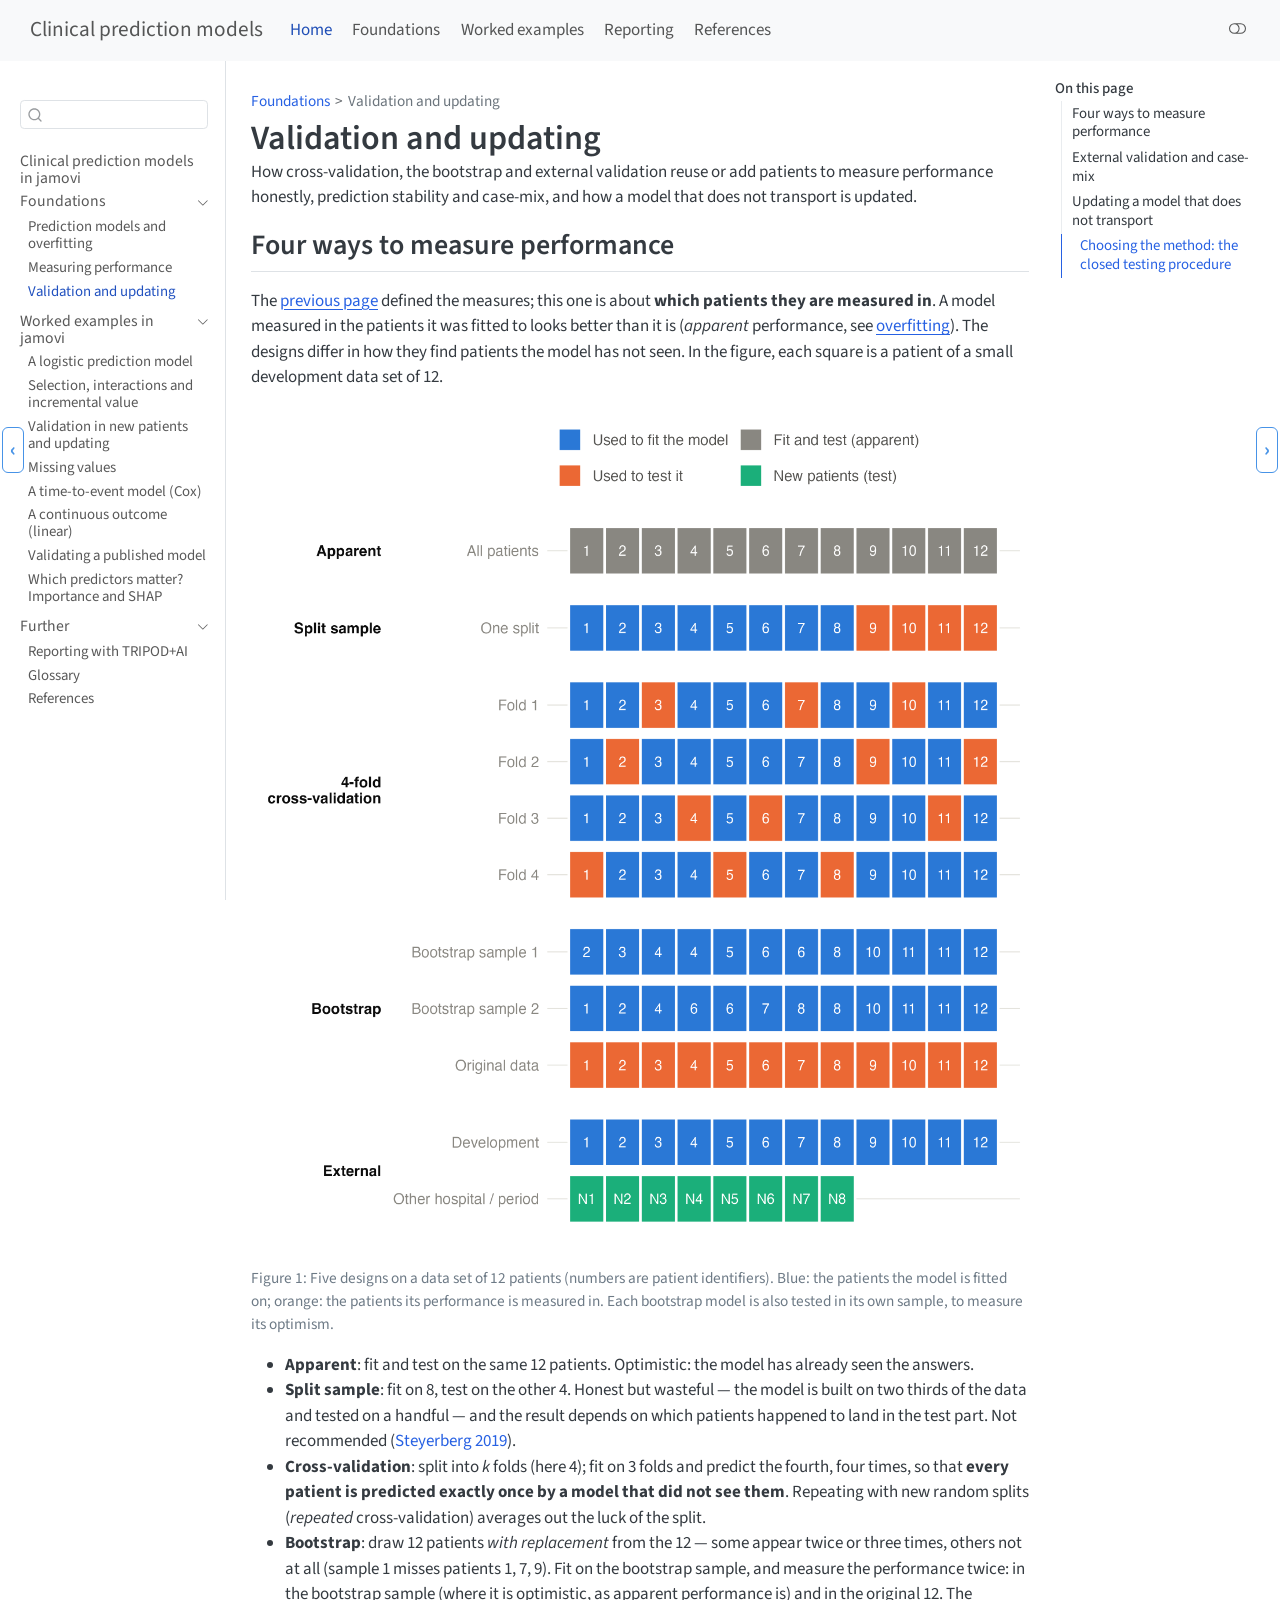
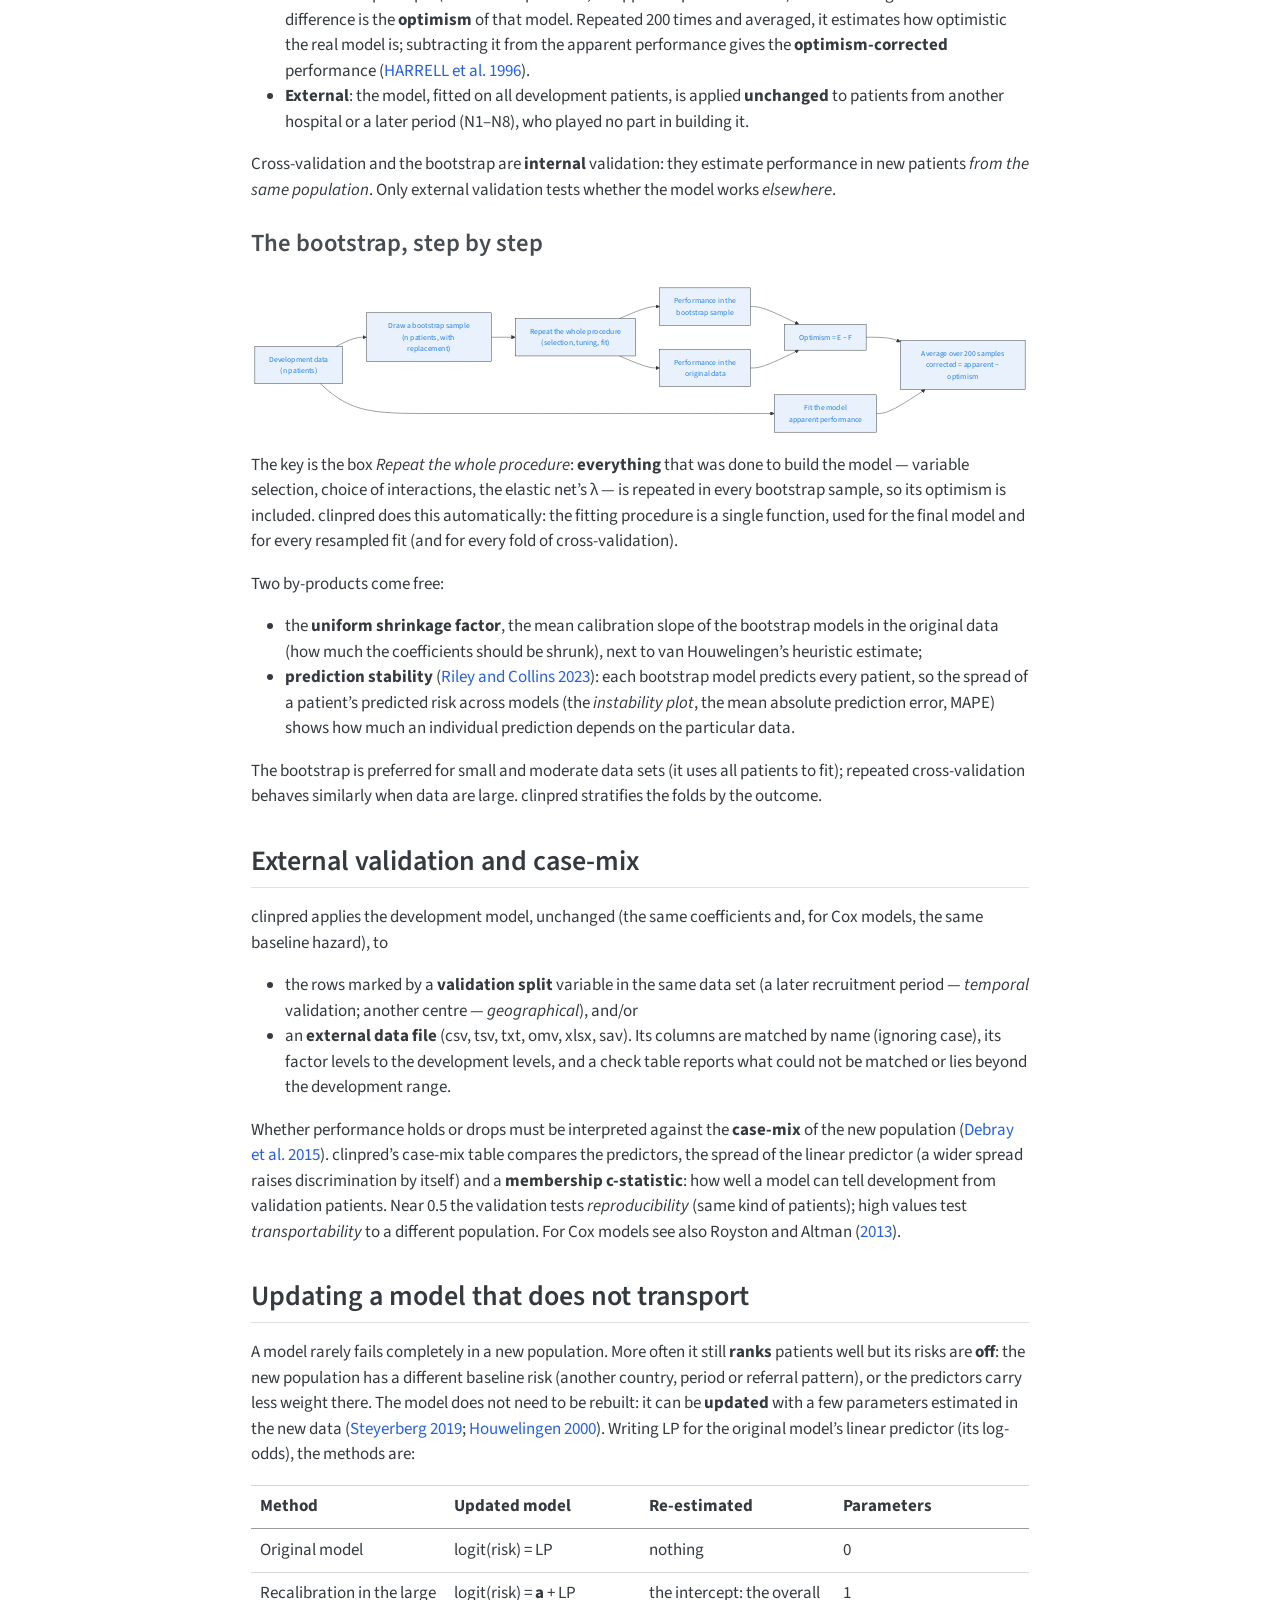
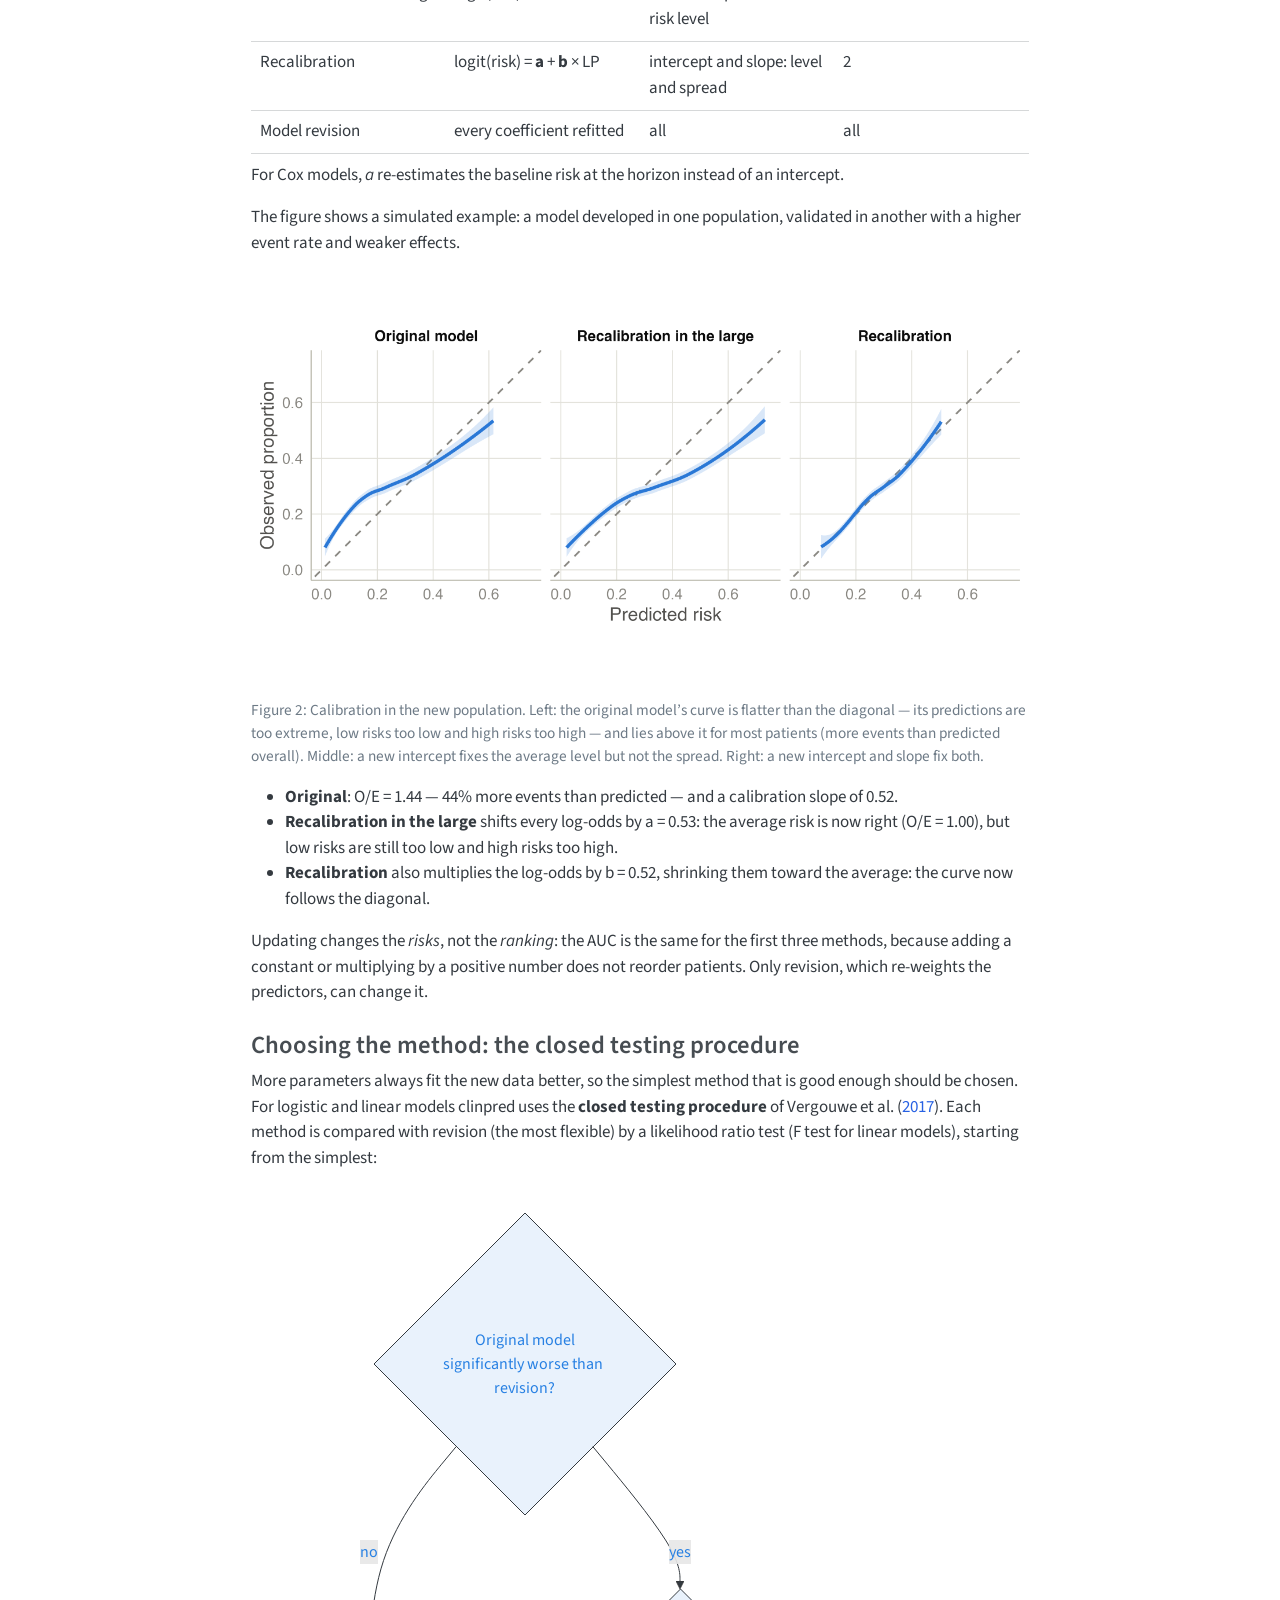
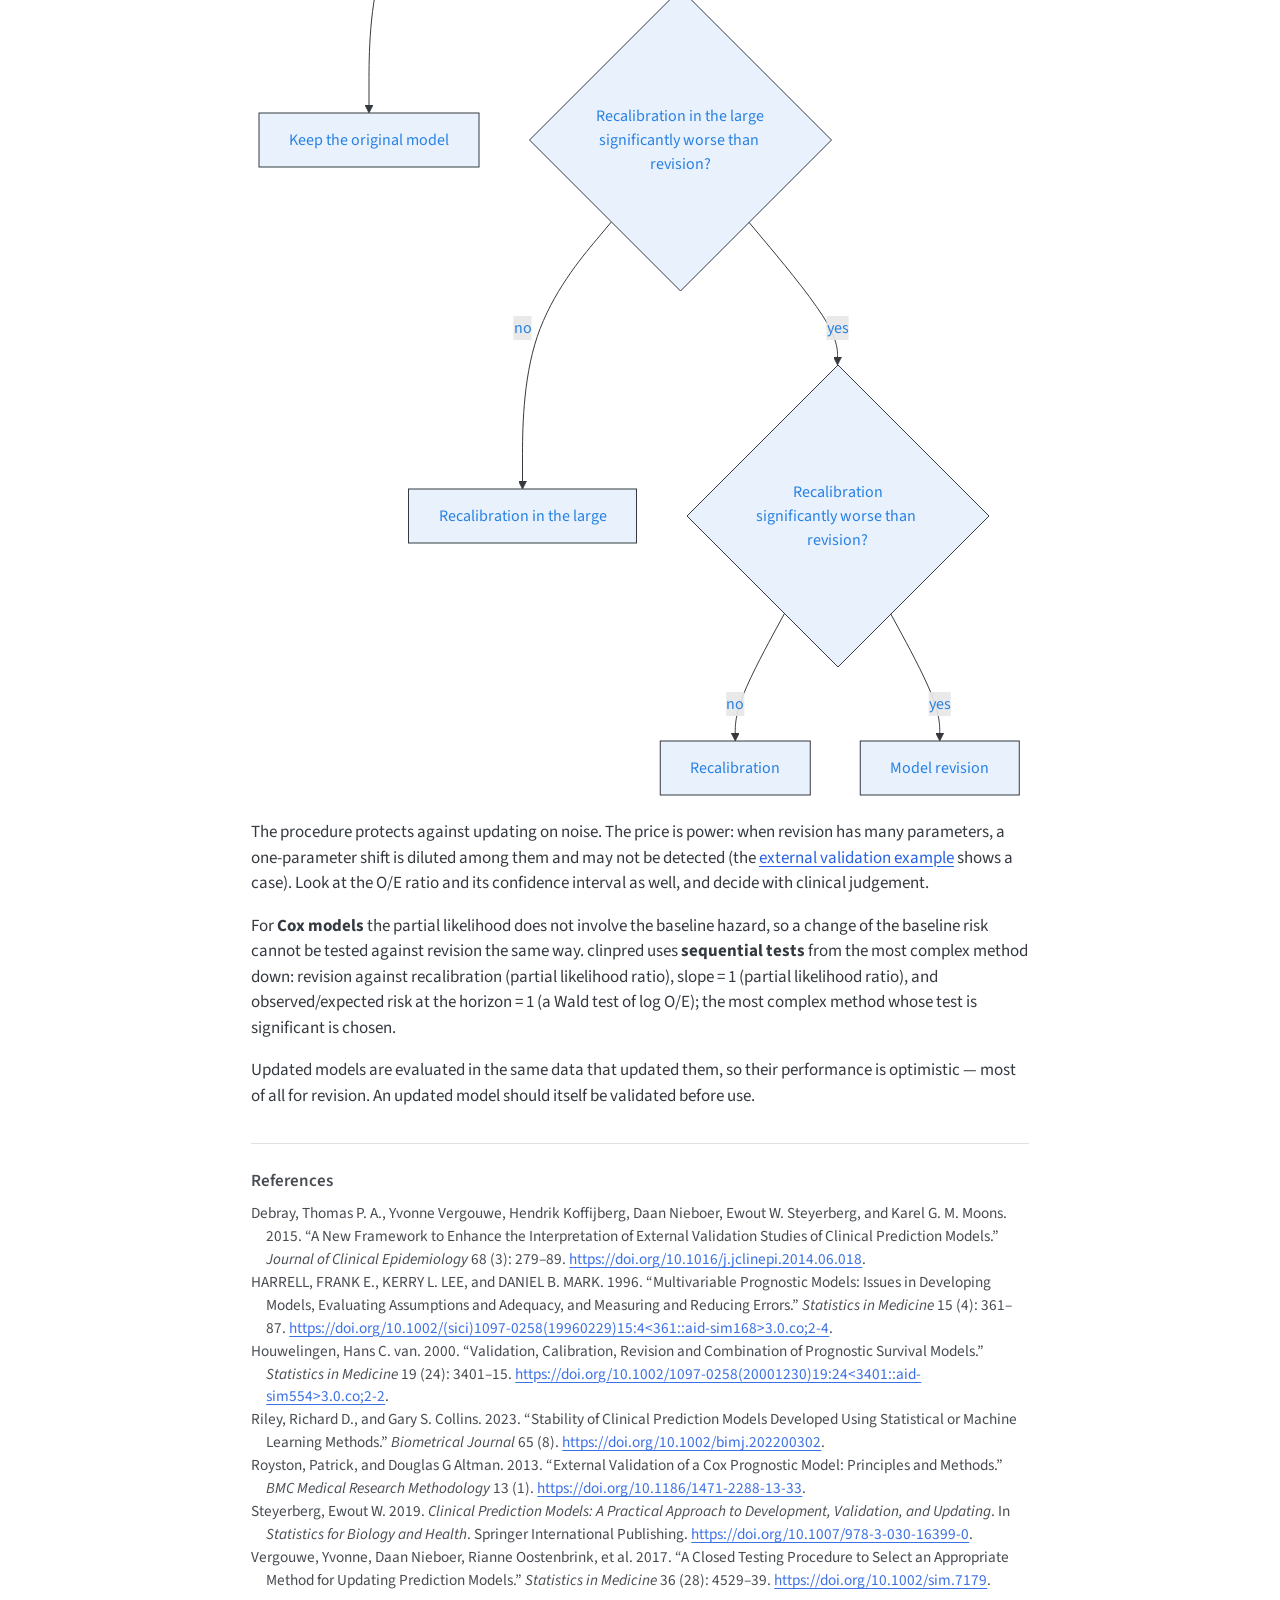
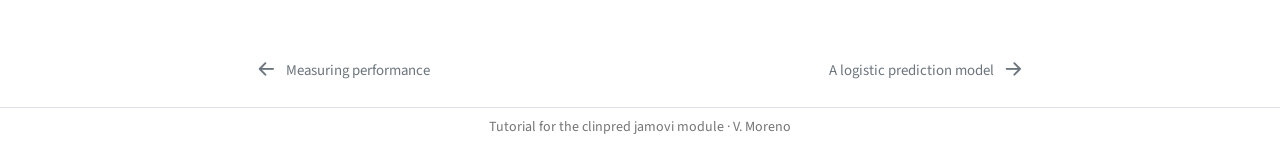
<file: docs/foundations/validation.html>
<!DOCTYPE html>
<html xmlns="http://www.w3.org/1999/xhtml" lang="en" xml:lang="en"><head>

<meta charset="utf-8">
<meta name="generator" content="quarto-1.10.18">

<meta name="viewport" content="width=device-width, initial-scale=1.0, user-scalable=yes">

<meta name="description" content="How cross-validation, the bootstrap and external validation reuse or add patients to measure performance honestly, prediction stability and case-mix, and how a model that does not transport is updated.">

<title>Validation and updating – Clinical prediction models</title>
<style>
/* Default styles provided by pandoc.
** See https://pandoc.org/MANUAL.html#variables-for-html for config info.
*/
span.smallcaps{font-variant: small-caps;}
div.columns{display: flex; gap: 1.5em;}
div.column{flex: auto;}
@media screen {
div.columns{gap: min(4vw, 1.5em);}
div.column{overflow-x: auto;}
}
div.hanging-indent{margin-left: 1.5em; text-indent: -1.5em;}
ul.task-list{list-style: none;}
ul.task-list li input[type="checkbox"] {
  width: 0.8em;
  margin: 0 0.8em 0.2em -1em; /* quarto-specific, see https://github.com/quarto-dev/quarto-cli/issues/4556 */ 
  vertical-align: middle;
}
/* CSS for citations */
div.csl-bib-body { }
div.csl-entry {
  clear: both;
}
.hanging-indent div.csl-entry {
  margin-left:2em;
  text-indent:-2em;
}
div.csl-left-margin {
  min-width:2em;
  float:left;
}
div.csl-right-inline {
  margin-left:2em;
  padding-left:1em;
}
div.csl-indent {
  margin-left: 2em;
}</style>


<script src="../site_libs/quarto-nav/quarto-nav.js"></script>
<script src="../site_libs/quarto-nav/headroom.min.js"></script>
<script src="../site_libs/clipboard/clipboard.min.js"></script>
<script src="../site_libs/quarto-search/autocomplete.umd.js"></script>
<script src="../site_libs/quarto-search/fuse.min.js"></script>
<script src="../site_libs/quarto-search/quarto-search.js"></script>
<meta name="quarto:offset" content="../">
<link href="../worked/logistic.html" rel="next">
<link href="../foundations/performance.html" rel="prev">
<script src="../site_libs/quarto-html/quarto.js" type="module"></script>
<script src="../site_libs/quarto-html/tabsets/tabsets.js" type="module"></script>
<script src="../site_libs/quarto-html/popper.min.js"></script>
<script src="../site_libs/quarto-html/tippy.umd.min.js"></script>
<script src="../site_libs/quarto-html/anchor.min.js"></script>
<link href="../site_libs/quarto-html/tippy.css" rel="stylesheet">
<link href="../site_libs/quarto-html/quarto-syntax-highlighting-64a204ab8560d761af7679ceaba22944.css" rel="stylesheet" class="quarto-color-scheme" id="quarto-text-highlighting-styles">
<link href="../site_libs/quarto-html/quarto-syntax-highlighting-dark-b85bc7c33db8c58e0ec93c3465666fed.css" rel="stylesheet" class="quarto-color-scheme quarto-color-alternate" id="quarto-text-highlighting-styles">
<link href="../site_libs/quarto-html/quarto-syntax-highlighting-64a204ab8560d761af7679ceaba22944.css" rel="stylesheet" class="quarto-color-scheme-extra" id="quarto-text-highlighting-styles">
<script src="../site_libs/bootstrap/bootstrap.min.js"></script>
<link href="../site_libs/bootstrap/bootstrap-icons.css" rel="stylesheet">
<link href="../site_libs/bootstrap/bootstrap-e5e84f5a70260acdabf710505354887c.min.css" rel="stylesheet" append-hash="true" class="quarto-color-scheme" id="quarto-bootstrap" data-mode="light">
<link href="../site_libs/bootstrap/bootstrap-dark-4143a9d5f9d8f9deb4202a6d60211dcc.min.css" rel="stylesheet" append-hash="true" class="quarto-color-scheme quarto-color-alternate" id="quarto-bootstrap" data-mode="dark">
<link href="../site_libs/bootstrap/bootstrap-e5e84f5a70260acdabf710505354887c.min.css" rel="stylesheet" append-hash="true" class="quarto-color-scheme-extra" id="quarto-bootstrap" data-mode="light">
<script id="quarto-search-options" type="application/json">{
  "location": "sidebar",
  "copy-button": false,
  "collapse-after": 3,
  "panel-placement": "start",
  "type": "textbox",
  "limit": 50,
  "keyboard-shortcut": [
    "f",
    "/",
    "s"
  ],
  "language": {
    "search-no-results-text": "No results",
    "search-matching-documents-text": "matching documents",
    "search-copy-link-title": "Copy link to search",
    "search-hide-matches-text": "Hide additional matches",
    "search-more-match-text": "more match in this document",
    "search-more-matches-text": "more matches in this document",
    "search-clear-button-title": "Clear",
    "search-text-placeholder": "",
    "search-detached-cancel-button-title": "Cancel",
    "search-submit-button-title": "Submit",
    "search-label": "Search"
  }
}</script>
<script src="../site_libs/quarto-diagram/mermaid.min.js"></script>
<script src="../site_libs/quarto-diagram/mermaid-init.js"></script>
<link href="../site_libs/quarto-diagram/mermaid.css" rel="stylesheet">


<link rel="stylesheet" href="../styles.css">
</head>

<body class="nav-sidebar docked nav-fixed quarto-light"><script id="quarto-html-before-body" type="application/javascript">
    const toggleBodyColorMode = (bsSheetEl) => {
      const mode = bsSheetEl.getAttribute("data-mode");
      const bodyEl = window.document.querySelector("body");
      if (mode === "dark") {
        bodyEl.classList.add("quarto-dark");
        bodyEl.classList.remove("quarto-light");
      } else {
        bodyEl.classList.add("quarto-light");
        bodyEl.classList.remove("quarto-dark");
      }
    }
    const toggleBodyColorPrimary = () => {
      const bsSheetEl = window.document.querySelector("link#quarto-bootstrap:not([rel=disabled-stylesheet])");
      if (bsSheetEl) {
        toggleBodyColorMode(bsSheetEl);
      }
    }
    const setColorSchemeToggle = (alternate) => {
      const toggles = window.document.querySelectorAll('.quarto-color-scheme-toggle');
      for (let i=0; i < toggles.length; i++) {
        const toggle = toggles[i];
        if (toggle) {
          if (alternate) {
            toggle.classList.add("alternate");
          } else {
            toggle.classList.remove("alternate");
          }
        }
      }
    };
    const toggleColorMode = (alternate) => {
      // Switch the stylesheets
      const primaryStylesheets = window.document.querySelectorAll('link.quarto-color-scheme:not(.quarto-color-alternate)');
      const alternateStylesheets = window.document.querySelectorAll('link.quarto-color-scheme.quarto-color-alternate');
      manageTransitions('#quarto-margin-sidebar .nav-link', false);
      if (alternate) {
        // note: dark is layered on light, we don't disable primary!
        enableStylesheet(alternateStylesheets);
        for (const sheetNode of alternateStylesheets) {
          if (sheetNode.id === "quarto-bootstrap") {
            toggleBodyColorMode(sheetNode);
          }
        }
      } else {
        disableStylesheet(alternateStylesheets);
        enableStylesheet(primaryStylesheets)
        toggleBodyColorPrimary();
      }
      manageTransitions('#quarto-margin-sidebar .nav-link', true);
      // Switch the toggles
      setColorSchemeToggle(alternate)
      // Hack to workaround the fact that safari doesn't
      // properly recolor the scrollbar when toggling (#1455)
      if (navigator.userAgent.indexOf('Safari') > 0 && navigator.userAgent.indexOf('Chrome') == -1) {
        manageTransitions("body", false);
        window.scrollTo(0, 1);
        setTimeout(() => {
          window.scrollTo(0, 0);
          manageTransitions("body", true);
        }, 40);
      }
    }
    const disableStylesheet = (stylesheets) => {
      for (let i=0; i < stylesheets.length; i++) {
        const stylesheet = stylesheets[i];
        stylesheet.rel = 'disabled-stylesheet';
      }
    }
    const enableStylesheet = (stylesheets) => {
      for (let i=0; i < stylesheets.length; i++) {
        const stylesheet = stylesheets[i];
        if(stylesheet.rel !== 'stylesheet') { // for Chrome, which will still FOUC without this check
          stylesheet.rel = 'stylesheet';
        }
      }
    }
    const manageTransitions = (selector, allowTransitions) => {
      const els = window.document.querySelectorAll(selector);
      for (let i=0; i < els.length; i++) {
        const el = els[i];
        if (allowTransitions) {
          el.classList.remove('notransition');
        } else {
          el.classList.add('notransition');
        }
      }
    }
    const isFileUrl = () => {
      return window.location.protocol === 'file:';
    }
    const hasAlternateSentinel = () => {
      let styleSentinel = getColorSchemeSentinel();
      if (styleSentinel !== null) {
        return styleSentinel === "alternate";
      } else {
        return false;
      }
    }
    const setStyleSentinel = (alternate) => {
      const value = alternate ? "alternate" : "default";
      if (!isFileUrl()) {
        window.localStorage.setItem("quarto-color-scheme", value);
      } else {
        localAlternateSentinel = value;
      }
    }
    const getColorSchemeSentinel = () => {
      if (!isFileUrl()) {
        const storageValue = window.localStorage.getItem("quarto-color-scheme");
        return storageValue != null ? storageValue : localAlternateSentinel;
      } else {
        return localAlternateSentinel;
      }
    }
    const toggleGiscusIfUsed = (isAlternate, darkModeDefault) => {
      const baseTheme = document.querySelector('#giscus-base-theme')?.value ?? 'light';
      const alternateTheme = document.querySelector('#giscus-alt-theme')?.value ?? 'dark';
      let newTheme = '';
      if(authorPrefersDark) {
        newTheme = isAlternate ? baseTheme : alternateTheme;
      } else {
        newTheme = isAlternate ? alternateTheme : baseTheme;
      }
      const changeGiscusTheme = () => {
        // From: https://github.com/giscus/giscus/issues/336
        const sendMessage = (message) => {
          const iframe = document.querySelector('iframe.giscus-frame');
          if (!iframe) return;
          iframe.contentWindow.postMessage({ giscus: message }, 'https://giscus.app');
        }
        sendMessage({
          setConfig: {
            theme: newTheme
          }
        });
      }
      const isGiscussLoaded = window.document.querySelector('iframe.giscus-frame') !== null;
      if (isGiscussLoaded) {
        changeGiscusTheme();
      }
    };
    const authorPrefersDark = false;
    const darkModeDefault = authorPrefersDark;
      document.querySelector('link#quarto-text-highlighting-styles.quarto-color-scheme-extra').rel = 'disabled-stylesheet';
      document.querySelector('link#quarto-bootstrap.quarto-color-scheme-extra').rel = 'disabled-stylesheet';
    let localAlternateSentinel = darkModeDefault ? 'alternate' : 'default';
    // Dark / light mode switch
    window.quartoToggleColorScheme = () => {
      // Read the current dark / light value
      let toAlternate = !hasAlternateSentinel();
      toggleColorMode(toAlternate);
      setStyleSentinel(toAlternate);
      toggleGiscusIfUsed(toAlternate, darkModeDefault);
      window.dispatchEvent(new Event('resize'));
    };
    // Switch to dark mode if need be
    if (hasAlternateSentinel()) {
      toggleColorMode(true);
    } else {
      toggleColorMode(false);
    }
  </script>

<div id="quarto-search-results"></div>
  <header id="quarto-header" class="headroom fixed-top">
    <nav class="navbar navbar-expand-lg " data-bs-theme="dark">
      <div class="navbar-container container-fluid">
      <div class="navbar-brand-container mx-auto">
    <a class="navbar-brand" href="../index.html">
    <span class="navbar-title">Clinical prediction models</span>
    </a>
  </div>
          <button class="navbar-toggler" type="button" data-bs-toggle="collapse" data-bs-target="#navbarCollapse" aria-controls="navbarCollapse" role="menu" aria-expanded="false" aria-label="Toggle navigation" onclick="if (window.quartoToggleHeadroom) { window.quartoToggleHeadroom(); }">
  <span class="navbar-toggler-icon"></span>
</button>
          <div class="collapse navbar-collapse" id="navbarCollapse">
            <ul class="navbar-nav navbar-nav-scroll me-auto">
  <li class="nav-item">
    <a class="nav-link active" href="../index.html" aria-current="page"> 
<span class="menu-text">Home</span></a>
  </li>  
  <li class="nav-item">
    <a class="nav-link" href="../foundations/prediction-models.html"> 
<span class="menu-text">Foundations</span></a>
  </li>  
  <li class="nav-item">
    <a class="nav-link" href="../worked/logistic.html"> 
<span class="menu-text">Worked examples</span></a>
  </li>  
  <li class="nav-item">
    <a class="nav-link" href="../further/reporting.html"> 
<span class="menu-text">Reporting</span></a>
  </li>  
  <li class="nav-item">
    <a class="nav-link" href="../references.html"> 
<span class="menu-text">References</span></a>
  </li>  
</ul>
          </div> <!-- /navcollapse -->
            <div class="quarto-navbar-tools">
  <a href="" class="quarto-color-scheme-toggle quarto-navigation-tool  px-1" onclick="window.quartoToggleColorScheme(); return false;" title="Toggle dark mode"><i class="bi"></i></a>
</div>
      </div> <!-- /container-fluid -->
    </nav>
  <nav class="quarto-secondary-nav">
    <div class="container-fluid d-flex">
      <button type="button" class="quarto-btn-toggle btn" data-bs-toggle="collapse" role="button" data-bs-target=".quarto-sidebar-collapse-item" aria-controls="quarto-sidebar" aria-expanded="false" aria-label="Toggle sidebar navigation" onclick="if (window.quartoToggleHeadroom) { window.quartoToggleHeadroom(); }">
        <i class="bi bi-layout-text-sidebar-reverse"></i>
      </button>
        <nav class="quarto-page-breadcrumbs" aria-label="breadcrumb"><ol class="breadcrumb"><li class="breadcrumb-item"><a href="../foundations/prediction-models.html">Foundations</a></li><li class="breadcrumb-item"><a href="../foundations/validation.html">Validation and updating</a></li></ol></nav>
        <a class="flex-grow-1" role="navigation" data-bs-toggle="collapse" data-bs-target=".quarto-sidebar-collapse-item" aria-controls="quarto-sidebar" aria-expanded="false" aria-label="Toggle sidebar navigation" onclick="if (window.quartoToggleHeadroom) { window.quartoToggleHeadroom(); }">      
        </a>
      <button type="button" class="btn quarto-search-button" aria-label="Search" onclick="window.quartoOpenSearch();">
        <i class="bi bi-search"></i>
      </button>
    </div>
  </nav>
</header>
<!-- content -->
<div id="quarto-content" class="quarto-container page-columns page-rows-contents page-layout-article page-navbar">
<!-- sidebar -->
  <nav id="quarto-sidebar" class="sidebar collapse collapse-horizontal quarto-sidebar-collapse-item sidebar-navigation docked overflow-auto">
        <div class="mt-2 flex-shrink-0 align-items-center">
        <div class="sidebar-search">
        <div id="quarto-search" class="" title="Search"></div>
        </div>
        </div>
    <div class="sidebar-menu-container"> 
    <ul class="list-unstyled mt-1">
        <li class="sidebar-item">
  <div class="sidebar-item-container"> 
  <a href="../index.html" class="sidebar-item-text sidebar-link">
 <span class="menu-text">Clinical prediction models in jamovi</span></a>
  </div>
</li>
        <li class="sidebar-item sidebar-item-section">
      <div class="sidebar-item-container"> 
            <a class="sidebar-item-text sidebar-link text-start" data-bs-toggle="collapse" data-bs-target="#quarto-sidebar-section-1" role="navigation" aria-expanded="true">
 <span class="menu-text">Foundations</span></a>
          <a class="sidebar-item-toggle text-start" data-bs-toggle="collapse" data-bs-target="#quarto-sidebar-section-1" role="navigation" aria-expanded="true" aria-label="Toggle section">
            <i class="bi bi-chevron-right ms-2"></i>
          </a> 
      </div>
      <ul id="quarto-sidebar-section-1" class="collapse list-unstyled sidebar-section depth1 show">  
          <li class="sidebar-item">
  <div class="sidebar-item-container"> 
  <a href="../foundations/prediction-models.html" class="sidebar-item-text sidebar-link">
 <span class="menu-text">Prediction models and overfitting</span></a>
  </div>
</li>
          <li class="sidebar-item">
  <div class="sidebar-item-container"> 
  <a href="../foundations/performance.html" class="sidebar-item-text sidebar-link">
 <span class="menu-text">Measuring performance</span></a>
  </div>
</li>
          <li class="sidebar-item">
  <div class="sidebar-item-container"> 
  <a href="../foundations/validation.html" class="sidebar-item-text sidebar-link active">
 <span class="menu-text">Validation and updating</span></a>
  </div>
</li>
      </ul>
  </li>
        <li class="sidebar-item sidebar-item-section">
      <div class="sidebar-item-container"> 
            <a class="sidebar-item-text sidebar-link text-start" data-bs-toggle="collapse" data-bs-target="#quarto-sidebar-section-2" role="navigation" aria-expanded="true">
 <span class="menu-text">Worked examples in jamovi</span></a>
          <a class="sidebar-item-toggle text-start" data-bs-toggle="collapse" data-bs-target="#quarto-sidebar-section-2" role="navigation" aria-expanded="true" aria-label="Toggle section">
            <i class="bi bi-chevron-right ms-2"></i>
          </a> 
      </div>
      <ul id="quarto-sidebar-section-2" class="collapse list-unstyled sidebar-section depth1 show">  
          <li class="sidebar-item">
  <div class="sidebar-item-container"> 
  <a href="../worked/logistic.html" class="sidebar-item-text sidebar-link">
 <span class="menu-text">A logistic prediction model</span></a>
  </div>
</li>
          <li class="sidebar-item">
  <div class="sidebar-item-container"> 
  <a href="../worked/selection.html" class="sidebar-item-text sidebar-link">
 <span class="menu-text">Selection, interactions and incremental value</span></a>
  </div>
</li>
          <li class="sidebar-item">
  <div class="sidebar-item-container"> 
  <a href="../worked/external.html" class="sidebar-item-text sidebar-link">
 <span class="menu-text">Validation in new patients and updating</span></a>
  </div>
</li>
          <li class="sidebar-item">
  <div class="sidebar-item-container"> 
  <a href="../worked/missing.html" class="sidebar-item-text sidebar-link">
 <span class="menu-text">Missing values</span></a>
  </div>
</li>
          <li class="sidebar-item">
  <div class="sidebar-item-container"> 
  <a href="../worked/cox.html" class="sidebar-item-text sidebar-link">
 <span class="menu-text">A time-to-event model (Cox)</span></a>
  </div>
</li>
          <li class="sidebar-item">
  <div class="sidebar-item-container"> 
  <a href="../worked/linear.html" class="sidebar-item-text sidebar-link">
 <span class="menu-text">A continuous outcome (linear)</span></a>
  </div>
</li>
          <li class="sidebar-item">
  <div class="sidebar-item-container"> 
  <a href="../worked/published.html" class="sidebar-item-text sidebar-link">
 <span class="menu-text">Validating a published model</span></a>
  </div>
</li>
          <li class="sidebar-item">
  <div class="sidebar-item-container"> 
  <a href="../worked/importance.html" class="sidebar-item-text sidebar-link">
 <span class="menu-text">Which predictors matter? Importance and SHAP</span></a>
  </div>
</li>
      </ul>
  </li>
        <li class="sidebar-item sidebar-item-section">
      <div class="sidebar-item-container"> 
            <a class="sidebar-item-text sidebar-link text-start" data-bs-toggle="collapse" data-bs-target="#quarto-sidebar-section-3" role="navigation" aria-expanded="true">
 <span class="menu-text">Further</span></a>
          <a class="sidebar-item-toggle text-start" data-bs-toggle="collapse" data-bs-target="#quarto-sidebar-section-3" role="navigation" aria-expanded="true" aria-label="Toggle section">
            <i class="bi bi-chevron-right ms-2"></i>
          </a> 
      </div>
      <ul id="quarto-sidebar-section-3" class="collapse list-unstyled sidebar-section depth1 show">  
          <li class="sidebar-item">
  <div class="sidebar-item-container"> 
  <a href="../further/reporting.html" class="sidebar-item-text sidebar-link">
 <span class="menu-text">Reporting with TRIPOD+AI</span></a>
  </div>
</li>
          <li class="sidebar-item">
  <div class="sidebar-item-container"> 
  <a href="../further/glossary.html" class="sidebar-item-text sidebar-link">
 <span class="menu-text">Glossary</span></a>
  </div>
</li>
          <li class="sidebar-item">
  <div class="sidebar-item-container"> 
  <a href="../references.html" class="sidebar-item-text sidebar-link">
 <span class="menu-text">References</span></a>
  </div>
</li>
      </ul>
  </li>
    </ul>
    </div>
</nav>
<div id="quarto-sidebar-glass" class="quarto-sidebar-collapse-item" data-bs-toggle="collapse" data-bs-target=".quarto-sidebar-collapse-item"></div>
<!-- margin-sidebar -->
    <div id="quarto-margin-sidebar" class="sidebar margin-sidebar">
        <nav id="TOC" role="doc-toc" class="toc-active">
    <h2 id="toc-title">On this page</h2>
   
  <ul>
  <li><a href="#four-ways-to-measure-performance" id="toc-four-ways-to-measure-performance" class="nav-link active" data-scroll-target="#four-ways-to-measure-performance">Four ways to measure performance</a>
  <ul class="collapse">
  <li><a href="#the-bootstrap-step-by-step" id="toc-the-bootstrap-step-by-step" class="nav-link" data-scroll-target="#the-bootstrap-step-by-step">The bootstrap, step by step</a></li>
  </ul></li>
  <li><a href="#external-validation-and-case-mix" id="toc-external-validation-and-case-mix" class="nav-link" data-scroll-target="#external-validation-and-case-mix">External validation and case-mix</a></li>
  <li><a href="#updating-a-model-that-does-not-transport" id="toc-updating-a-model-that-does-not-transport" class="nav-link" data-scroll-target="#updating-a-model-that-does-not-transport">Updating a model that does not transport</a>
  <ul class="collapse">
  <li><a href="#choosing-the-method-the-closed-testing-procedure" id="toc-choosing-the-method-the-closed-testing-procedure" class="nav-link" data-scroll-target="#choosing-the-method-the-closed-testing-procedure">Choosing the method: the closed testing procedure</a></li>
  </ul></li>
  </ul>
</nav>
    </div>
<!-- main -->
<main class="content" id="quarto-document-content">


<header id="title-block-header" class="quarto-title-block default"><nav class="quarto-page-breadcrumbs quarto-title-breadcrumbs d-none d-lg-block" aria-label="breadcrumb"><ol class="breadcrumb"><li class="breadcrumb-item"><a href="../foundations/prediction-models.html">Foundations</a></li><li class="breadcrumb-item"><a href="../foundations/validation.html">Validation and updating</a></li></ol></nav>
<div class="quarto-title">
<h1 class="title">Validation and updating</h1>
</div>

<div>
  <div class="description">
    How cross-validation, the bootstrap and external validation reuse or add patients to measure performance honestly, prediction stability and case-mix, and how a model that does not transport is updated.
  </div>
</div>


<div class="quarto-title-meta">

    
  
    
  </div>
  


</header>


<section id="four-ways-to-measure-performance" class="level2">
<h2 class="anchored" data-anchor-id="four-ways-to-measure-performance">Four ways to measure performance</h2>
<p>The <a href="../foundations/performance.html">previous page</a> defined the measures; this one is about <strong>which patients they are measured in</strong>. A model measured in the patients it was fitted to looks better than it is (<em>apparent</em> performance, see <a href="../foundations/prediction-models.html">overfitting</a>). The designs differ in how they find patients the model has not seen. In the figure, each square is a patient of a small development data set of 12.</p>
<div id="fig-designs" class="quarto-float quarto-figure quarto-figure-center anchored">
<figure class="quarto-float quarto-float-fig figure">
<div aria-describedby="fig-designs-caption-0ceaefa1-69ba-4598-a22c-09a6ac19f8ca">
<div class="cell" data-renderings="[&quot;light&quot;,&quot;dark&quot;]">
<div class="cell-output-display light-content">
<div>
<figure class="figure">
<p><img src="validation_files/figure-html/unnamed-chunk-3-1.png" class="img-fluid figure-img" width="1344"></p>
</figure>
</div>
</div>
<div class="cell-output-display dark-content">
<div>
<figure class="figure">
<p><img src="validation_files/figure-html/unnamed-chunk-3-2.png" class="img-fluid figure-img" width="1344"></p>
</figure>
</div>
</div>
</div>
</div>
<figcaption class="quarto-float-caption-bottom quarto-float-caption quarto-float-fig" id="fig-designs-caption-0ceaefa1-69ba-4598-a22c-09a6ac19f8ca">
Figure&nbsp;1: Five designs on a data set of 12 patients (numbers are patient identifiers). Blue: the patients the model is fitted on; orange: the patients its performance is measured in. Each bootstrap model is also tested in its own sample, to measure its optimism.
</figcaption>
</figure>
</div>
<ul>
<li><strong>Apparent</strong>: fit and test on the same 12 patients. Optimistic: the model has already seen the answers.</li>
<li><strong>Split sample</strong>: fit on 8, test on the other 4. Honest but wasteful — the model is built on two thirds of the data and tested on a handful — and the result depends on which patients happened to land in the test part. Not recommended <span class="citation" data-cites="steyerberg2019">(<a href="#ref-steyerberg2019" role="doc-biblioref">Steyerberg 2019</a>)</span>.</li>
<li><strong>Cross-validation</strong>: split into <em>k</em> folds (here 4); fit on 3 folds and predict the fourth, four times, so that <strong>every patient is predicted exactly once by a model that did not see them</strong>. Repeating with new random splits (<em>repeated</em> cross-validation) averages out the luck of the split.</li>
<li><strong>Bootstrap</strong>: draw 12 patients <em>with replacement</em> from the 12 — some appear twice or three times, others not at all (sample 1 misses patients 1, 7, 9). Fit on the bootstrap sample, and measure the performance twice: in the bootstrap sample (where it is optimistic, as apparent performance is) and in the original 12. The difference is the <strong>optimism</strong> of that model. Repeated 200 times and averaged, it estimates how optimistic the real model is; subtracting it from the apparent performance gives the <strong>optimism-corrected</strong> performance <span class="citation" data-cites="harrell1996">(<a href="#ref-harrell1996" role="doc-biblioref">HARRELL et al. 1996</a>)</span>.</li>
<li><strong>External</strong>: the model, fitted on all development patients, is applied <strong>unchanged</strong> to patients from another hospital or a later period (N1–N8), who played no part in building it.</li>
</ul>
<p>Cross-validation and the bootstrap are <strong>internal</strong> validation: they estimate performance in new patients <em>from the same population</em>. Only external validation tests whether the model works <em>elsewhere</em>.</p>
<section id="the-bootstrap-step-by-step" class="level3">
<h3 class="anchored" data-anchor-id="the-bootstrap-step-by-step">The bootstrap, step by step</h3>
<div class="cell" data-layout-align="default">
<div class="cell-output-display">
<div>
<p></p><figure class="figure"><p></p>
<div>
<pre class="mermaid mermaid-js">flowchart LR
  A["Development data&lt;br/&gt;(n patients)"] --&gt; B["Fit the model&lt;br/&gt;apparent performance"]
  A --&gt; C["Draw a bootstrap sample&lt;br/&gt;(n patients, with replacement)"]
  C --&gt; D["Repeat the whole procedure&lt;br/&gt;(selection, tuning, fit)"]
  D --&gt; E["Performance in the&lt;br/&gt;bootstrap sample"]
  D --&gt; F["Performance in the&lt;br/&gt;original data"]
  E --&gt; G["Optimism = E − F"]
  F --&gt; G
  G --&gt; H["Average over 200 samples&lt;br/&gt;corrected = apparent − optimism"]
  B --&gt; H
</pre>
</div>
<p></p></figure><p></p>
</div>
</div>
</div>
<p>The key is the box <em>Repeat the whole procedure</em>: <strong>everything</strong> that was done to build the model — variable selection, choice of interactions, the elastic net’s λ — is repeated in every bootstrap sample, so its optimism is included. clinpred does this automatically: the fitting procedure is a single function, used for the final model and for every resampled fit (and for every fold of cross-validation).</p>
<p>Two by-products come free:</p>
<ul>
<li>the <strong>uniform shrinkage factor</strong>, the mean calibration slope of the bootstrap models in the original data (how much the coefficients should be shrunk), next to van Houwelingen’s heuristic estimate;</li>
<li><strong>prediction stability</strong> <span class="citation" data-cites="riley2023">(<a href="#ref-riley2023" role="doc-biblioref">Riley and Collins 2023</a>)</span>: each bootstrap model predicts every patient, so the spread of a patient’s predicted risk across models (the <em>instability plot</em>, the mean absolute prediction error, MAPE) shows how much an individual prediction depends on the particular data.</li>
</ul>
<p>The bootstrap is preferred for small and moderate data sets (it uses all patients to fit); repeated cross-validation behaves similarly when data are large. clinpred stratifies the folds by the outcome.</p>
</section>
</section>
<section id="external-validation-and-case-mix" class="level2">
<h2 class="anchored" data-anchor-id="external-validation-and-case-mix">External validation and case-mix</h2>
<p>clinpred applies the development model, unchanged (the same coefficients and, for Cox models, the same baseline hazard), to</p>
<ul>
<li>the rows marked by a <strong>validation split</strong> variable in the same data set (a later recruitment period — <em>temporal</em> validation; another centre — <em>geographical</em>), and/or</li>
<li>an <strong>external data file</strong> (csv, tsv, txt, omv, xlsx, sav). Its columns are matched by name (ignoring case), its factor levels to the development levels, and a check table reports what could not be matched or lies beyond the development range.</li>
</ul>
<p>Whether performance holds or drops must be interpreted against the <strong>case-mix</strong> of the new population <span class="citation" data-cites="debray2015">(<a href="#ref-debray2015" role="doc-biblioref">Debray et al. 2015</a>)</span>. clinpred’s case-mix table compares the predictors, the spread of the linear predictor (a wider spread raises discrimination by itself) and a <strong>membership c-statistic</strong>: how well a model can tell development from validation patients. Near 0.5 the validation tests <em>reproducibility</em> (same kind of patients); high values test <em>transportability</em> to a different population. For Cox models see also <span class="citation" data-cites="royston2013">Royston and Altman (<a href="#ref-royston2013" role="doc-biblioref">2013</a>)</span>.</p>
</section>
<section id="updating-a-model-that-does-not-transport" class="level2">
<h2 class="anchored" data-anchor-id="updating-a-model-that-does-not-transport">Updating a model that does not transport</h2>
<p>A model rarely fails completely in a new population. More often it still <strong>ranks</strong> patients well but its risks are <strong>off</strong>: the new population has a different baseline risk (another country, period or referral pattern), or the predictors carry less weight there. The model does not need to be rebuilt: it can be <strong>updated</strong> with a few parameters estimated in the new data <span class="citation" data-cites="steyerberg2019 vanhouwelingen2000">(<a href="#ref-steyerberg2019" role="doc-biblioref">Steyerberg 2019</a>; <a href="#ref-vanhouwelingen2000" role="doc-biblioref">Houwelingen 2000</a>)</span>. Writing LP for the original model’s linear predictor (its log-odds), the methods are:</p>
<table class="caption-top table">
<colgroup>
<col style="width: 25%">
<col style="width: 25%">
<col style="width: 25%">
<col style="width: 25%">
</colgroup>
<thead>
<tr class="header">
<th>Method</th>
<th>Updated model</th>
<th>Re-estimated</th>
<th>Parameters</th>
</tr>
</thead>
<tbody>
<tr class="odd">
<td>Original model</td>
<td>logit(risk) = LP</td>
<td>nothing</td>
<td>0</td>
</tr>
<tr class="even">
<td>Recalibration in the large</td>
<td>logit(risk) = <strong>a</strong> + LP</td>
<td>the intercept: the overall risk level</td>
<td>1</td>
</tr>
<tr class="odd">
<td>Recalibration</td>
<td>logit(risk) = <strong>a</strong> + <strong>b</strong> × LP</td>
<td>intercept and slope: level and spread</td>
<td>2</td>
</tr>
<tr class="even">
<td>Model revision</td>
<td>every coefficient refitted</td>
<td>all</td>
<td>all</td>
</tr>
</tbody>
</table>
<p>For Cox models, <em>a</em> re-estimates the baseline risk at the horizon instead of an intercept.</p>
<p>The figure shows a simulated example: a model developed in one population, validated in another with a higher event rate and weaker effects.</p>
<div id="fig-updating" class="quarto-float quarto-figure quarto-figure-center anchored">
<figure class="quarto-float quarto-float-fig figure">
<div aria-describedby="fig-updating-caption-0ceaefa1-69ba-4598-a22c-09a6ac19f8ca">
<div class="cell" data-renderings="[&quot;light&quot;,&quot;dark&quot;]">
<div class="cell-output-display light-content">
<div>
<figure class="figure">
<p><img src="validation_files/figure-html/unnamed-chunk-6-1.png" class="img-fluid figure-img" width="1344"></p>
</figure>
</div>
</div>
<div class="cell-output-display dark-content">
<div>
<figure class="figure">
<p><img src="validation_files/figure-html/unnamed-chunk-6-2.png" class="img-fluid figure-img" width="1344"></p>
</figure>
</div>
</div>
</div>
</div>
<figcaption class="quarto-float-caption-bottom quarto-float-caption quarto-float-fig" id="fig-updating-caption-0ceaefa1-69ba-4598-a22c-09a6ac19f8ca">
Figure&nbsp;2: Calibration in the new population. Left: the original model’s curve is flatter than the diagonal — its predictions are too extreme, low risks too low and high risks too high — and lies above it for most patients (more events than predicted overall). Middle: a new intercept fixes the average level but not the spread. Right: a new intercept and slope fix both.
</figcaption>
</figure>
</div>
<ul>
<li><strong>Original</strong>: O/E = 1.44 — 44% more events than predicted — and a calibration slope of 0.52.</li>
<li><strong>Recalibration in the large</strong> shifts every log-odds by a = 0.53: the average risk is now right (O/E = 1.00), but low risks are still too low and high risks too high.</li>
<li><strong>Recalibration</strong> also multiplies the log-odds by b = 0.52, shrinking them toward the average: the curve now follows the diagonal.</li>
</ul>
<p>Updating changes the <em>risks</em>, not the <em>ranking</em>: the AUC is the same for the first three methods, because adding a constant or multiplying by a positive number does not reorder patients. Only revision, which re-weights the predictors, can change it.</p>
<section id="choosing-the-method-the-closed-testing-procedure" class="level3">
<h3 class="anchored" data-anchor-id="choosing-the-method-the-closed-testing-procedure">Choosing the method: the closed testing procedure</h3>
<p>More parameters always fit the new data better, so the simplest method that is good enough should be chosen. For logistic and linear models clinpred uses the <strong>closed testing procedure</strong> of <span class="citation" data-cites="vergouwe2017">Vergouwe et al. (<a href="#ref-vergouwe2017" role="doc-biblioref">2017</a>)</span>. Each method is compared with revision (the most flexible) by a likelihood ratio test (F test for linear models), starting from the simplest:</p>
<div class="cell" data-layout-align="default">
<div class="cell-output-display">
<div>
<p></p><figure class="figure"><p></p>
<div>
<pre class="mermaid mermaid-js">flowchart TD
  A{"Original model&lt;br/&gt;significantly worse than revision?"} -- no --&gt; O["Keep the original model"]
  A -- yes --&gt; B{"Recalibration in the large&lt;br/&gt;significantly worse than revision?"}
  B -- no --&gt; C["Recalibration in the large"]
  B -- yes --&gt; D{"Recalibration&lt;br/&gt;significantly worse than revision?"}
  D -- no --&gt; R["Recalibration"]
  D -- yes --&gt; V["Model revision"]
</pre>
</div>
<p></p></figure><p></p>
</div>
</div>
</div>
<p>The procedure protects against updating on noise. The price is power: when revision has many parameters, a one-parameter shift is diluted among them and may not be detected (the <a href="../worked/external.html">external validation example</a> shows a case). Look at the O/E ratio and its confidence interval as well, and decide with clinical judgement.</p>
<p>For <strong>Cox models</strong> the partial likelihood does not involve the baseline hazard, so a change of the baseline risk cannot be tested against revision the same way. clinpred uses <strong>sequential tests</strong> from the most complex method down: revision against recalibration (partial likelihood ratio), slope = 1 (partial likelihood ratio), and observed/expected risk at the horizon = 1 (a Wald test of log O/E); the most complex method whose test is significant is chosen.</p>
<p>Updated models are evaluated in the same data that updated them, so their performance is optimistic — most of all for revision. An updated model should itself be validated before use.</p>



</section>
</section>

<a onclick="window.scrollTo(0, 0); return false;" role="button" id="quarto-back-to-top"><i class="bi bi-arrow-up"></i> Back to top</a><div id="quarto-appendix" class="default"><section class="quarto-appendix-contents" role="doc-bibliography" id="quarto-bibliography"><h2 class="anchored quarto-appendix-heading">References</h2><div id="refs" class="references csl-bib-body hanging-indent" role="list">
<div id="ref-debray2015" class="csl-entry" role="listitem">
Debray, Thomas P. A., Yvonne Vergouwe, Hendrik Koffijberg, Daan Nieboer, Ewout W. Steyerberg, and Karel G. M. Moons. 2015. <span>“A New Framework to Enhance the Interpretation of External Validation Studies of Clinical Prediction Models.”</span> <em>Journal of Clinical Epidemiology</em> 68 (3): 279–89. <a href="https://doi.org/10.1016/j.jclinepi.2014.06.018">https://doi.org/10.1016/j.jclinepi.2014.06.018</a>.
</div>
<div id="ref-harrell1996" class="csl-entry" role="listitem">
HARRELL, FRANK E., KERRY L. LEE, and DANIEL B. MARK. 1996. <span>“Multivariable Prognostic Models: Issues in Developing Models, Evaluating Assumptions and Adequacy, and Measuring and Reducing Errors.”</span> <em>Statistics in Medicine</em> 15 (4): 361–87. <a href="https://doi.org/10.1002/(sici)1097-0258(19960229)15:4<361::aid-sim168>3.0.co;2-4">https://doi.org/10.1002/(sici)1097-0258(19960229)15:4&lt;361::aid-sim168&gt;3.0.co;2-4</a>.
</div>
<div id="ref-vanhouwelingen2000" class="csl-entry" role="listitem">
Houwelingen, Hans C. van. 2000. <span>“Validation, Calibration, Revision and Combination of Prognostic Survival Models.”</span> <em>Statistics in Medicine</em> 19 (24): 3401–15. <a href="https://doi.org/10.1002/1097-0258(20001230)19:24<3401::aid-sim554>3.0.co;2-2">https://doi.org/10.1002/1097-0258(20001230)19:24&lt;3401::aid-sim554&gt;3.0.co;2-2</a>.
</div>
<div id="ref-riley2023" class="csl-entry" role="listitem">
Riley, Richard D., and Gary S. Collins. 2023. <span>“Stability of Clinical Prediction Models Developed Using Statistical or Machine Learning Methods.”</span> <em>Biometrical Journal</em> 65 (8). <a href="https://doi.org/10.1002/bimj.202200302">https://doi.org/10.1002/bimj.202200302</a>.
</div>
<div id="ref-royston2013" class="csl-entry" role="listitem">
Royston, Patrick, and Douglas G Altman. 2013. <span>“External Validation of a Cox Prognostic Model: Principles and Methods.”</span> <em>BMC Medical Research Methodology</em> 13 (1). <a href="https://doi.org/10.1186/1471-2288-13-33">https://doi.org/10.1186/1471-2288-13-33</a>.
</div>
<div id="ref-steyerberg2019" class="csl-entry" role="listitem">
Steyerberg, Ewout W. 2019. <em>Clinical Prediction Models: A Practical Approach to Development, Validation, and Updating</em>. In <em>Statistics for Biology and Health</em>. Springer International Publishing. <a href="https://doi.org/10.1007/978-3-030-16399-0">https://doi.org/10.1007/978-3-030-16399-0</a>.
</div>
<div id="ref-vergouwe2017" class="csl-entry" role="listitem">
Vergouwe, Yvonne, Daan Nieboer, Rianne Oostenbrink, et al. 2017. <span>“A Closed Testing Procedure to Select an Appropriate Method for Updating Prediction Models.”</span> <em>Statistics in Medicine</em> 36 (28): 4529–39. <a href="https://doi.org/10.1002/sim.7179">https://doi.org/10.1002/sim.7179</a>.
</div>
</div></section></div></main> <!-- /main -->
<!-- Collapsible left (contents) and right (on this page) panels on wide
     screens: a button at each edge, ‹ hides a panel and › brings it back; the
     text widens into the space; the choice is remembered between pages.
     Copied from jamovi-skill/templates/tutorial/collapse.html; included with
     format: html: include-after-body: collapse.html in _quarto.yml. -->
<style>
.panel-toggle {
  position: fixed; top: 50%; transform: translateY(-50%); z-index: 1100;
  width: 22px; height: 46px; padding: 0; font-size: 20px; line-height: 1;
  border: 1px solid var(--bs-border-color, #ccc); border-radius: 6px;
  background: var(--bs-body-bg, #fff); color: var(--bs-body-color, #333);
  opacity: 0.7; cursor: pointer;
}
.panel-toggle:hover { opacity: 1; }
/* blue, for visibility: the edge buttons and the site title in the contents */
.panel-toggle { color: #2780e3; border-color: #2780e3; font-weight: bold; opacity: 0.85; }
.sidebar-title, .sidebar-title a { color: #2780e3 !important; }
body.quarto-dark .panel-toggle { color: #6aa9f0; border-color: #6aa9f0; }
body.quarto-dark .sidebar-title, body.quarto-dark .sidebar-title a { color: #6aa9f0 !important; }
#panel-toggle-left { left: 2px; }
#panel-toggle-right { right: 2px; }
@media (max-width: 991.98px) { .panel-toggle { display: none; } }
@media (min-width: 992px) {
  body.panel-left-off #quarto-sidebar { display: none !important; }
  body.panel-right-off #quarto-margin-sidebar { display: none !important; }
  body.panel-left-off main.content { grid-column-start: page-start !important; }
  body.panel-right-off main.content { grid-column-end: page-end !important; }
}
</style>
<script>
(function () {
  var KEY = "tutorial-panels";
  var state = { left: true, right: true };
  try { var s = JSON.parse(localStorage.getItem(KEY)); if (s) state = s; } catch (e) {}
  function apply() {
    document.body.classList.toggle("panel-left-off", !state.left);
    document.body.classList.toggle("panel-right-off", !state.right);
    var l = document.getElementById("panel-toggle-left"), r = document.getElementById("panel-toggle-right");
    if (l) { l.textContent = state.left ? "‹" : "›"; l.title = state.left ? "Hide the contents" : "Show the contents"; }
    if (r) { r.textContent = state.right ? "›" : "‹"; r.title = state.right ? "Hide 'On this page'" : "Show 'On this page'"; }
    try { localStorage.setItem(KEY, JSON.stringify(state)); } catch (e) {}
  }
  function button(id, side) {
    var b = document.createElement("button");
    b.type = "button"; b.id = id; b.className = "panel-toggle";
    b.addEventListener("click", function () { state[side] = !state[side]; apply(); });
    document.body.appendChild(b);
  }
  document.addEventListener("DOMContentLoaded", function () {
    if (document.getElementById("quarto-sidebar")) button("panel-toggle-left", "left");
    if (document.getElementById("quarto-margin-sidebar")) button("panel-toggle-right", "right");
    apply();
  });
})();
</script>
<script id="quarto-html-after-body" type="application/javascript">
  window.document.addEventListener("DOMContentLoaded", function (event) {
    // Ensure there is a toggle, if there isn't float one in the top right
    if (window.document.querySelector('.quarto-color-scheme-toggle') === null) {
      const a = window.document.createElement('a');
      a.classList.add('top-right');
      a.classList.add('quarto-color-scheme-toggle');
      a.href = "";
      a.onclick = function() { try { window.quartoToggleColorScheme(); } catch {} return false; };
      const i = window.document.createElement("i");
      i.classList.add('bi');
      a.appendChild(i);
      window.document.body.appendChild(a);
    }
    setColorSchemeToggle(hasAlternateSentinel())
    const icon = "";
    const anchorJS = new window.AnchorJS();
    anchorJS.options = {
      placement: 'right',
      icon: icon
    };
    anchorJS.add('.anchored');
    const isCodeAnnotation = (el) => {
      for (const clz of el.classList) {
        if (clz.startsWith('code-annotation-')) {                     
          return true;
        }
      }
      return false;
    }
    const onCopySuccess = function(e) {
      // button target
      const button = e.trigger;
      // don't keep focus
      button.blur();
      // flash "checked"
      button.classList.add('code-copy-button-checked');
      var currentTitle = button.getAttribute("title");
      button.setAttribute("title", "Copied!");
      let tooltip;
      if (window.bootstrap) {
        button.setAttribute("data-bs-toggle", "tooltip");
        button.setAttribute("data-bs-placement", "left");
        button.setAttribute("data-bs-title", "Copied!");
        tooltip = new bootstrap.Tooltip(button, 
          { trigger: "manual", 
            customClass: "code-copy-button-tooltip",
            offset: [0, -8]});
        tooltip.show();    
      }
      setTimeout(function() {
        if (tooltip) {
          tooltip.hide();
          button.removeAttribute("data-bs-title");
          button.removeAttribute("data-bs-toggle");
          button.removeAttribute("data-bs-placement");
        }
        button.setAttribute("title", currentTitle);
        button.classList.remove('code-copy-button-checked');
      }, 1000);
      // clear code selection
      e.clearSelection();
    }
    const getTextToCopy = function(trigger) {
      const outerScaffold = trigger.parentElement.cloneNode(true);
      const codeEl = outerScaffold.querySelector('code');
      for (const childEl of codeEl.children) {
        if (isCodeAnnotation(childEl)) {
          childEl.remove();
        }
      }
      return codeEl.innerText;
    }
    const clipboard = new window.ClipboardJS('.code-copy-button:not([data-in-quarto-modal])', {
      text: getTextToCopy
    });
    clipboard.on('success', onCopySuccess);
    if (window.document.getElementById('quarto-embedded-source-code-modal')) {
      const clipboardModal = new window.ClipboardJS('.code-copy-button[data-in-quarto-modal]', {
        text: getTextToCopy,
        container: window.document.getElementById('quarto-embedded-source-code-modal')
      });
      clipboardModal.on('success', onCopySuccess);
    }
      var localhostRegex = new RegExp(/^(?:http|https):\/\/localhost\:?[0-9]*\//);
      var mailtoRegex = new RegExp(/^mailto:/);
        var filterRegex = new RegExp('/' + window.location.host + '/');
      var isInternal = (href) => {
          return filterRegex.test(href) || localhostRegex.test(href) || mailtoRegex.test(href);
      }
      // Inspect non-navigation links and adorn them if external
     var links = window.document.querySelectorAll('a[href]:not(.nav-link):not(.navbar-brand):not(.toc-action):not(.sidebar-link):not(.sidebar-item-toggle):not(.pagination-link):not(.no-external):not([aria-hidden]):not(.dropdown-item):not(.quarto-navigation-tool):not(.about-link)');
      for (var i=0; i<links.length; i++) {
        const link = links[i];
        if (!isInternal(link.href)) {
          // undo the damage that might have been done by quarto-nav.js in the case of
          // links that we want to consider external
          if (link.dataset.originalHref !== undefined) {
            link.href = link.dataset.originalHref;
          }
        }
      }
    function tippyHover(el, contentFn, onTriggerFn, onUntriggerFn) {
      const config = {
        allowHTML: true,
        maxWidth: 500,
        delay: 100,
        arrow: false,
        appendTo: function(el) {
            return el.parentElement;
        },
        interactive: true,
        interactiveBorder: 10,
        theme: 'quarto',
        placement: 'bottom-start',
      };
      if (contentFn) {
        config.content = contentFn;
      }
      if (onTriggerFn) {
        config.onTrigger = onTriggerFn;
      }
      if (onUntriggerFn) {
        config.onUntrigger = onUntriggerFn;
      }
      window.tippy(el, config); 
    }
    const noterefs = window.document.querySelectorAll('a[role="doc-noteref"]');
    for (var i=0; i<noterefs.length; i++) {
      const ref = noterefs[i];
      tippyHover(ref, function() {
        // use id or data attribute instead here
        let href = ref.getAttribute('data-footnote-href') || ref.getAttribute('href');
        try { href = new URL(href).hash; } catch {}
        const id = href.replace(/^#\/?/, "");
        const note = window.document.getElementById(id);
        if (note) {
          return note.innerHTML;
        } else {
          return "";
        }
      });
    }
    const xrefs = window.document.querySelectorAll('a.quarto-xref');
    const processXRef = (id, note) => {
      // Strip column container classes
      const stripColumnClz = (el) => {
        el.classList.remove("page-full", "page-columns");
        if (el.children) {
          for (const child of el.children) {
            stripColumnClz(child);
          }
        }
      }
      stripColumnClz(note)
      if (id === null || id.startsWith('sec-')) {
        // Special case sections, only their first couple elements
        const container = document.createElement("div");
        if (note.children && note.children.length > 2) {
          container.appendChild(note.children[0].cloneNode(true));
          for (let i = 1; i < note.children.length; i++) {
            const child = note.children[i];
            if (child.tagName === "P" && child.innerText === "") {
              continue;
            } else {
              container.appendChild(child.cloneNode(true));
              break;
            }
          }
          if (window.Quarto?.typesetMath) {
            window.Quarto.typesetMath(container);
          }
          return container.innerHTML
        } else {
          if (window.Quarto?.typesetMath) {
            window.Quarto.typesetMath(note);
          }
          return note.innerHTML;
        }
      } else {
        // Remove any anchor links if they are present
        const anchorLink = note.querySelector('a.anchorjs-link');
        if (anchorLink) {
          anchorLink.remove();
        }
        if (window.Quarto?.typesetMath) {
          window.Quarto.typesetMath(note);
        }
        if (note.classList.contains("callout")) {
          return note.outerHTML;
        } else {
          return note.innerHTML;
        }
      }
    }
    for (var i=0; i<xrefs.length; i++) {
      const xref = xrefs[i];
      tippyHover(xref, undefined, function(instance) {
        instance.disable();
        let url = xref.getAttribute('href');
        let hash = undefined; 
        if (url.startsWith('#')) {
          hash = url;
        } else {
          try { hash = new URL(url).hash; } catch {}
        }
        if (hash) {
          const id = hash.replace(/^#\/?/, "");
          const note = window.document.getElementById(id);
          if (note !== null) {
            try {
              const html = processXRef(id, note.cloneNode(true));
              instance.setContent(html);
            } finally {
              instance.enable();
              instance.show();
            }
          } else {
            // See if we can fetch this
            fetch(url.split('#')[0])
            .then(res => res.text())
            .then(html => {
              const parser = new DOMParser();
              const htmlDoc = parser.parseFromString(html, "text/html");
              const note = htmlDoc.getElementById(id);
              if (note !== null) {
                const html = processXRef(id, note);
                instance.setContent(html);
              } 
            }).finally(() => {
              instance.enable();
              instance.show();
            });
          }
        } else {
          // See if we can fetch a full url (with no hash to target)
          // This is a special case and we should probably do some content thinning / targeting
          fetch(url)
          .then(res => res.text())
          .then(html => {
            const parser = new DOMParser();
            const htmlDoc = parser.parseFromString(html, "text/html");
            const note = htmlDoc.querySelector('main.content');
            if (note !== null) {
              // This should only happen for chapter cross references
              // (since there is no id in the URL)
              // remove the first header
              if (note.children.length > 0 && note.children[0].tagName === "HEADER") {
                note.children[0].remove();
              }
              const html = processXRef(null, note);
              instance.setContent(html);
            } 
          }).finally(() => {
            instance.enable();
            instance.show();
          });
        }
      }, function(instance) {
      });
    }
        let selectedAnnoteEl;
        const selectorForAnnotation = ( cell, annotation) => {
          let cellAttr = 'data-code-cell="' + cell + '"';
          let lineAttr = 'data-code-annotation="' +  annotation + '"';
          const selector = 'span[' + cellAttr + '][' + lineAttr + ']';
          return selector;
        }
        const selectCodeLines = (annoteEl) => {
          const doc = window.document;
          const targetCell = annoteEl.getAttribute("data-target-cell");
          const targetAnnotation = annoteEl.getAttribute("data-target-annotation");
          const annoteSpan = window.document.querySelector(selectorForAnnotation(targetCell, targetAnnotation));
          const lines = annoteSpan.getAttribute("data-code-lines").split(",");
          const lineIds = lines.map((line) => {
            return targetCell + "-" + line;
          })
          let top = null;
          let height = null;
          let parent = null;
          if (lineIds.length > 0) {
              //compute the position of the single el (top and bottom and make a div)
              const el = window.document.getElementById(lineIds[0]);
              top = el.offsetTop;
              height = el.offsetHeight;
              parent = el.parentElement.parentElement;
            if (lineIds.length > 1) {
              const lastEl = window.document.getElementById(lineIds[lineIds.length - 1]);
              const bottom = lastEl.offsetTop + lastEl.offsetHeight;
              height = bottom - top;
            }
            if (top !== null && height !== null && parent !== null) {
              // cook up a div (if necessary) and position it 
              let div = window.document.getElementById("code-annotation-line-highlight");
              if (div === null) {
                div = window.document.createElement("div");
                div.setAttribute("id", "code-annotation-line-highlight");
                div.style.position = 'absolute';
                parent.appendChild(div);
              }
              div.style.top = top - 2 + "px";
              div.style.height = height + 4 + "px";
              div.style.left = 0;
              let gutterDiv = window.document.getElementById("code-annotation-line-highlight-gutter");
              if (gutterDiv === null) {
                gutterDiv = window.document.createElement("div");
                gutterDiv.setAttribute("id", "code-annotation-line-highlight-gutter");
                gutterDiv.style.position = 'absolute';
                const codeCell = window.document.getElementById(targetCell);
                const gutter = codeCell.querySelector('.code-annotation-gutter');
                gutter.appendChild(gutterDiv);
              }
              gutterDiv.style.top = top - 2 + "px";
              gutterDiv.style.height = height + 4 + "px";
            }
            selectedAnnoteEl = annoteEl;
          }
        };
        const unselectCodeLines = () => {
          const elementsIds = ["code-annotation-line-highlight", "code-annotation-line-highlight-gutter"];
          elementsIds.forEach((elId) => {
            const div = window.document.getElementById(elId);
            if (div) {
              div.remove();
            }
          });
          selectedAnnoteEl = undefined;
        };
          // Handle positioning of the toggle
      window.addEventListener(
        "resize",
        throttle(() => {
          elRect = undefined;
          if (selectedAnnoteEl) {
            selectCodeLines(selectedAnnoteEl);
          }
        }, 10)
      );
      function throttle(fn, ms) {
      let throttle = false;
      let timer;
        return (...args) => {
          if(!throttle) { // first call gets through
              fn.apply(this, args);
              throttle = true;
          } else { // all the others get throttled
              if(timer) clearTimeout(timer); // cancel #2
              timer = setTimeout(() => {
                fn.apply(this, args);
                timer = throttle = false;
              }, ms);
          }
        };
      }
        // Attach click handler to the DT
        const annoteDls = window.document.querySelectorAll('dt[data-target-cell]');
        for (const annoteDlNode of annoteDls) {
          annoteDlNode.addEventListener('click', (event) => {
            const clickedEl = event.target;
            if (clickedEl !== selectedAnnoteEl) {
              unselectCodeLines();
              const activeEl = window.document.querySelector('dt[data-target-cell].code-annotation-active');
              if (activeEl) {
                activeEl.classList.remove('code-annotation-active');
              }
              selectCodeLines(clickedEl);
              clickedEl.classList.add('code-annotation-active');
            } else {
              // Unselect the line
              unselectCodeLines();
              clickedEl.classList.remove('code-annotation-active');
            }
          });
        }
    const findCites = (el) => {
      const parentEl = el.parentElement;
      if (parentEl) {
        const cites = parentEl.dataset.cites;
        if (cites) {
          return {
            el,
            cites: cites.split(' ')
          };
        } else {
          return findCites(el.parentElement)
        }
      } else {
        return undefined;
      }
    };
    var bibliorefs = window.document.querySelectorAll('a[role="doc-biblioref"]');
    for (var i=0; i<bibliorefs.length; i++) {
      const ref = bibliorefs[i];
      const citeInfo = findCites(ref);
      if (citeInfo) {
        tippyHover(citeInfo.el, function() {
          var popup = window.document.createElement('div');
          citeInfo.cites.forEach(function(cite) {
            var citeDiv = window.document.createElement('div');
            citeDiv.classList.add('hanging-indent');
            citeDiv.classList.add('csl-entry');
            var biblioDiv = window.document.getElementById('ref-' + cite);
            if (biblioDiv) {
              citeDiv.innerHTML = biblioDiv.innerHTML;
            }
            popup.appendChild(citeDiv);
          });
          return popup.innerHTML;
        });
      }
    }
  });
  </script>
<nav class="page-navigation">
  <div class="nav-page nav-page-previous">
      <a href="../foundations/performance.html" class="pagination-link" aria-label="Measuring performance">
        <i class="bi bi-arrow-left-short"></i> <span class="nav-page-text">Measuring performance</span>
      </a>          
  </div>
  <div class="nav-page nav-page-next">
      <a href="../worked/logistic.html" class="pagination-link" aria-label="A logistic prediction model">
        <span class="nav-page-text">A logistic prediction model</span> <i class="bi bi-arrow-right-short"></i>
      </a>
  </div>
</nav>
</div> <!-- /content -->
<footer class="footer">
  <div class="nav-footer">
    <div class="nav-footer-left">
      &nbsp;
    </div>   
    <div class="nav-footer-center">
<p>Tutorial for the clinpred jamovi module · V. Moreno</p>
</div>
    <div class="nav-footer-right">
      &nbsp;
    </div>
  </div>
</footer>




</body></html>
</file>
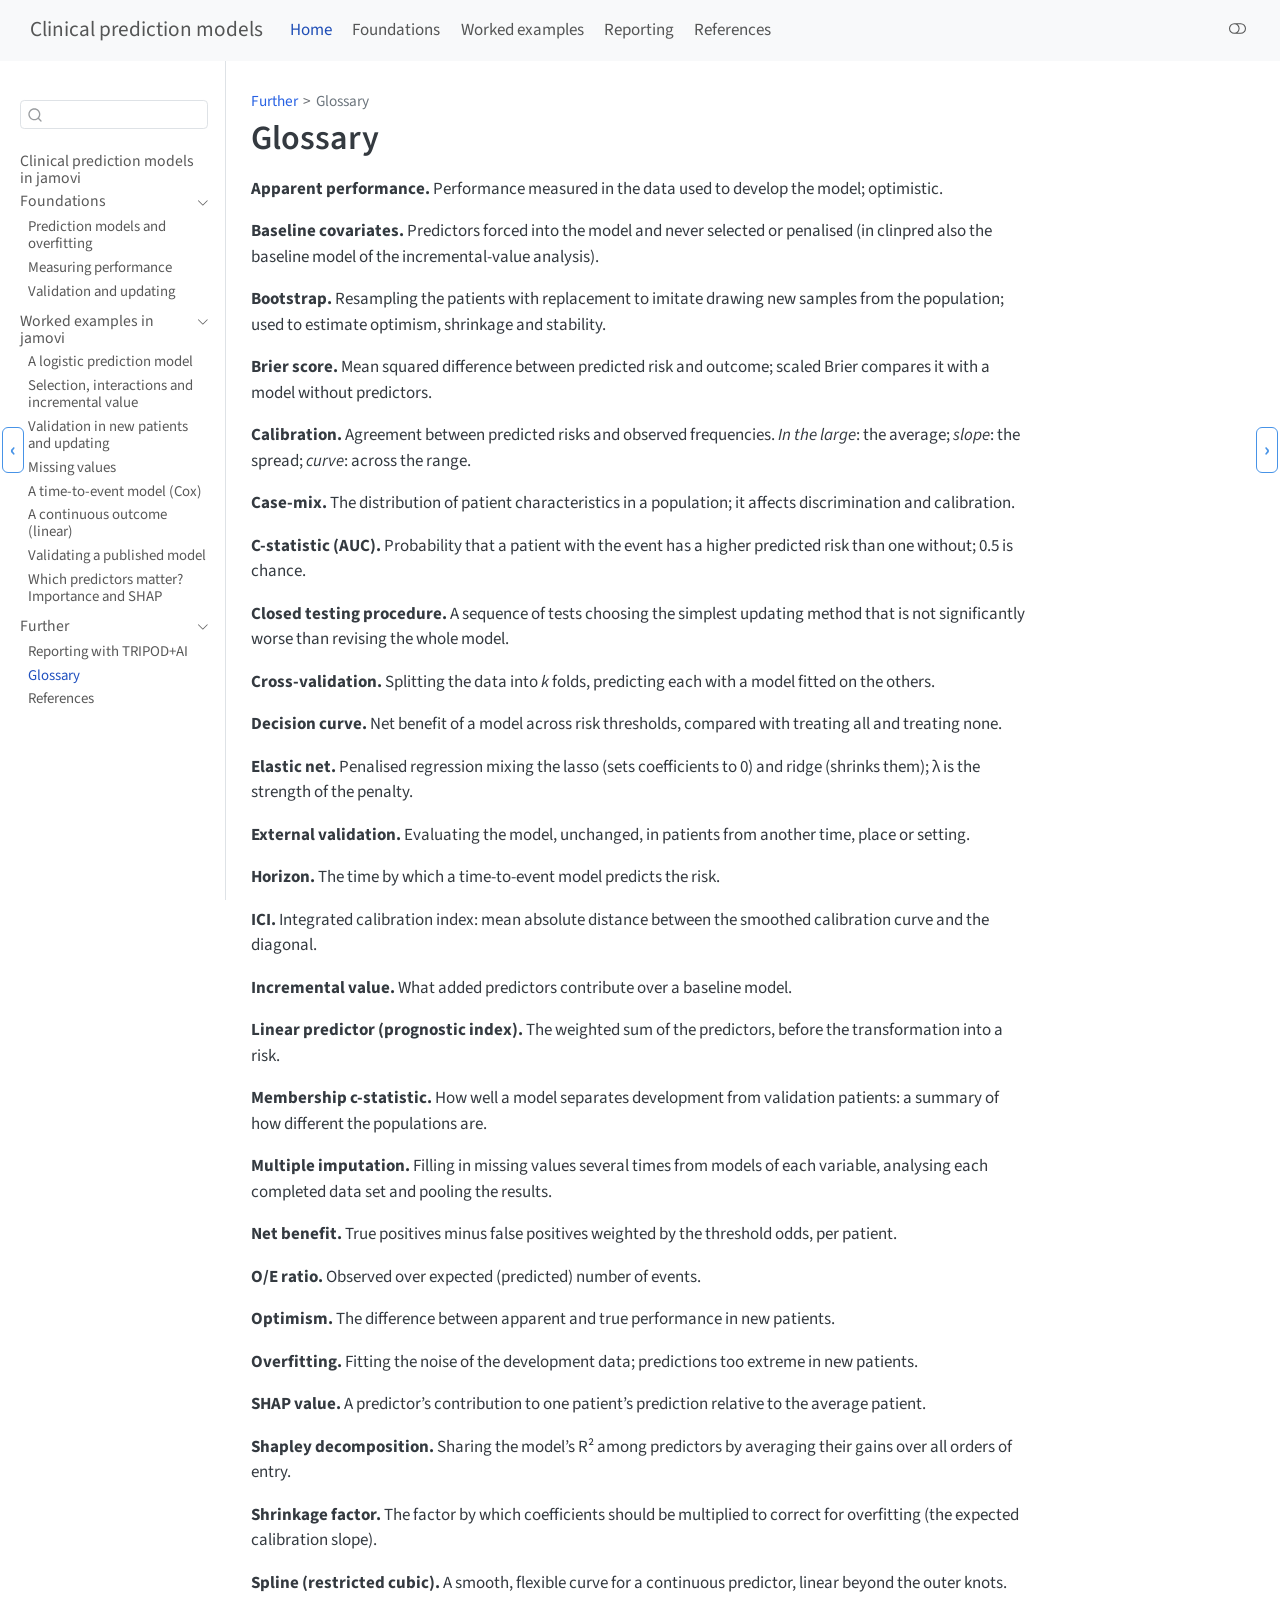
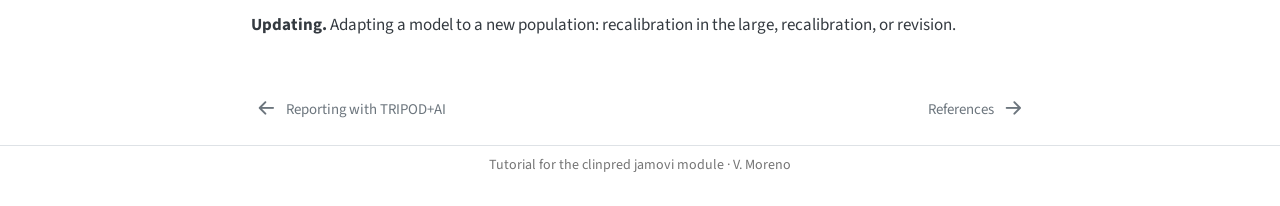
<file: docs/further/glossary.html>
<!DOCTYPE html>
<html xmlns="http://www.w3.org/1999/xhtml" lang="en" xml:lang="en"><head>

<meta charset="utf-8">
<meta name="generator" content="quarto-1.10.18">

<meta name="viewport" content="width=device-width, initial-scale=1.0, user-scalable=yes">


<title>Glossary – Clinical prediction models</title>
<style>
/* Default styles provided by pandoc.
** See https://pandoc.org/MANUAL.html#variables-for-html for config info.
*/
span.smallcaps{font-variant: small-caps;}
div.columns{display: flex; gap: 1.5em;}
div.column{flex: auto;}
@media screen {
div.columns{gap: min(4vw, 1.5em);}
div.column{overflow-x: auto;}
}
div.hanging-indent{margin-left: 1.5em; text-indent: -1.5em;}
ul.task-list{list-style: none;}
ul.task-list li input[type="checkbox"] {
  width: 0.8em;
  margin: 0 0.8em 0.2em -1em; /* quarto-specific, see https://github.com/quarto-dev/quarto-cli/issues/4556 */ 
  vertical-align: middle;
}
</style>


<script src="../site_libs/quarto-nav/quarto-nav.js"></script>
<script src="../site_libs/quarto-nav/headroom.min.js"></script>
<script src="../site_libs/clipboard/clipboard.min.js"></script>
<script src="../site_libs/quarto-search/autocomplete.umd.js"></script>
<script src="../site_libs/quarto-search/fuse.min.js"></script>
<script src="../site_libs/quarto-search/quarto-search.js"></script>
<meta name="quarto:offset" content="../">
<link href="../references.html" rel="next">
<link href="../further/reporting.html" rel="prev">
<script src="../site_libs/quarto-html/quarto.js" type="module"></script>
<script src="../site_libs/quarto-html/tabsets/tabsets.js" type="module"></script>
<script src="../site_libs/quarto-html/popper.min.js"></script>
<script src="../site_libs/quarto-html/tippy.umd.min.js"></script>
<script src="../site_libs/quarto-html/anchor.min.js"></script>
<link href="../site_libs/quarto-html/tippy.css" rel="stylesheet">
<link href="../site_libs/quarto-html/quarto-syntax-highlighting-64a204ab8560d761af7679ceaba22944.css" rel="stylesheet" class="quarto-color-scheme" id="quarto-text-highlighting-styles">
<link href="../site_libs/quarto-html/quarto-syntax-highlighting-dark-b85bc7c33db8c58e0ec93c3465666fed.css" rel="stylesheet" class="quarto-color-scheme quarto-color-alternate" id="quarto-text-highlighting-styles">
<link href="../site_libs/quarto-html/quarto-syntax-highlighting-64a204ab8560d761af7679ceaba22944.css" rel="stylesheet" class="quarto-color-scheme-extra" id="quarto-text-highlighting-styles">
<script src="../site_libs/bootstrap/bootstrap.min.js"></script>
<link href="../site_libs/bootstrap/bootstrap-icons.css" rel="stylesheet">
<link href="../site_libs/bootstrap/bootstrap-e5e84f5a70260acdabf710505354887c.min.css" rel="stylesheet" append-hash="true" class="quarto-color-scheme" id="quarto-bootstrap" data-mode="light">
<link href="../site_libs/bootstrap/bootstrap-dark-4143a9d5f9d8f9deb4202a6d60211dcc.min.css" rel="stylesheet" append-hash="true" class="quarto-color-scheme quarto-color-alternate" id="quarto-bootstrap" data-mode="dark">
<link href="../site_libs/bootstrap/bootstrap-e5e84f5a70260acdabf710505354887c.min.css" rel="stylesheet" append-hash="true" class="quarto-color-scheme-extra" id="quarto-bootstrap" data-mode="light">
<script id="quarto-search-options" type="application/json">{
  "location": "sidebar",
  "copy-button": false,
  "collapse-after": 3,
  "panel-placement": "start",
  "type": "textbox",
  "limit": 50,
  "keyboard-shortcut": [
    "f",
    "/",
    "s"
  ],
  "language": {
    "search-no-results-text": "No results",
    "search-matching-documents-text": "matching documents",
    "search-copy-link-title": "Copy link to search",
    "search-hide-matches-text": "Hide additional matches",
    "search-more-match-text": "more match in this document",
    "search-more-matches-text": "more matches in this document",
    "search-clear-button-title": "Clear",
    "search-text-placeholder": "",
    "search-detached-cancel-button-title": "Cancel",
    "search-submit-button-title": "Submit",
    "search-label": "Search"
  }
}</script>


<link rel="stylesheet" href="../styles.css">
</head>

<body class="nav-sidebar docked nav-fixed quarto-light"><script id="quarto-html-before-body" type="application/javascript">
    const toggleBodyColorMode = (bsSheetEl) => {
      const mode = bsSheetEl.getAttribute("data-mode");
      const bodyEl = window.document.querySelector("body");
      if (mode === "dark") {
        bodyEl.classList.add("quarto-dark");
        bodyEl.classList.remove("quarto-light");
      } else {
        bodyEl.classList.add("quarto-light");
        bodyEl.classList.remove("quarto-dark");
      }
    }
    const toggleBodyColorPrimary = () => {
      const bsSheetEl = window.document.querySelector("link#quarto-bootstrap:not([rel=disabled-stylesheet])");
      if (bsSheetEl) {
        toggleBodyColorMode(bsSheetEl);
      }
    }
    const setColorSchemeToggle = (alternate) => {
      const toggles = window.document.querySelectorAll('.quarto-color-scheme-toggle');
      for (let i=0; i < toggles.length; i++) {
        const toggle = toggles[i];
        if (toggle) {
          if (alternate) {
            toggle.classList.add("alternate");
          } else {
            toggle.classList.remove("alternate");
          }
        }
      }
    };
    const toggleColorMode = (alternate) => {
      // Switch the stylesheets
      const primaryStylesheets = window.document.querySelectorAll('link.quarto-color-scheme:not(.quarto-color-alternate)');
      const alternateStylesheets = window.document.querySelectorAll('link.quarto-color-scheme.quarto-color-alternate');
      manageTransitions('#quarto-margin-sidebar .nav-link', false);
      if (alternate) {
        // note: dark is layered on light, we don't disable primary!
        enableStylesheet(alternateStylesheets);
        for (const sheetNode of alternateStylesheets) {
          if (sheetNode.id === "quarto-bootstrap") {
            toggleBodyColorMode(sheetNode);
          }
        }
      } else {
        disableStylesheet(alternateStylesheets);
        enableStylesheet(primaryStylesheets)
        toggleBodyColorPrimary();
      }
      manageTransitions('#quarto-margin-sidebar .nav-link', true);
      // Switch the toggles
      setColorSchemeToggle(alternate)
      // Hack to workaround the fact that safari doesn't
      // properly recolor the scrollbar when toggling (#1455)
      if (navigator.userAgent.indexOf('Safari') > 0 && navigator.userAgent.indexOf('Chrome') == -1) {
        manageTransitions("body", false);
        window.scrollTo(0, 1);
        setTimeout(() => {
          window.scrollTo(0, 0);
          manageTransitions("body", true);
        }, 40);
      }
    }
    const disableStylesheet = (stylesheets) => {
      for (let i=0; i < stylesheets.length; i++) {
        const stylesheet = stylesheets[i];
        stylesheet.rel = 'disabled-stylesheet';
      }
    }
    const enableStylesheet = (stylesheets) => {
      for (let i=0; i < stylesheets.length; i++) {
        const stylesheet = stylesheets[i];
        if(stylesheet.rel !== 'stylesheet') { // for Chrome, which will still FOUC without this check
          stylesheet.rel = 'stylesheet';
        }
      }
    }
    const manageTransitions = (selector, allowTransitions) => {
      const els = window.document.querySelectorAll(selector);
      for (let i=0; i < els.length; i++) {
        const el = els[i];
        if (allowTransitions) {
          el.classList.remove('notransition');
        } else {
          el.classList.add('notransition');
        }
      }
    }
    const isFileUrl = () => {
      return window.location.protocol === 'file:';
    }
    const hasAlternateSentinel = () => {
      let styleSentinel = getColorSchemeSentinel();
      if (styleSentinel !== null) {
        return styleSentinel === "alternate";
      } else {
        return false;
      }
    }
    const setStyleSentinel = (alternate) => {
      const value = alternate ? "alternate" : "default";
      if (!isFileUrl()) {
        window.localStorage.setItem("quarto-color-scheme", value);
      } else {
        localAlternateSentinel = value;
      }
    }
    const getColorSchemeSentinel = () => {
      if (!isFileUrl()) {
        const storageValue = window.localStorage.getItem("quarto-color-scheme");
        return storageValue != null ? storageValue : localAlternateSentinel;
      } else {
        return localAlternateSentinel;
      }
    }
    const toggleGiscusIfUsed = (isAlternate, darkModeDefault) => {
      const baseTheme = document.querySelector('#giscus-base-theme')?.value ?? 'light';
      const alternateTheme = document.querySelector('#giscus-alt-theme')?.value ?? 'dark';
      let newTheme = '';
      if(authorPrefersDark) {
        newTheme = isAlternate ? baseTheme : alternateTheme;
      } else {
        newTheme = isAlternate ? alternateTheme : baseTheme;
      }
      const changeGiscusTheme = () => {
        // From: https://github.com/giscus/giscus/issues/336
        const sendMessage = (message) => {
          const iframe = document.querySelector('iframe.giscus-frame');
          if (!iframe) return;
          iframe.contentWindow.postMessage({ giscus: message }, 'https://giscus.app');
        }
        sendMessage({
          setConfig: {
            theme: newTheme
          }
        });
      }
      const isGiscussLoaded = window.document.querySelector('iframe.giscus-frame') !== null;
      if (isGiscussLoaded) {
        changeGiscusTheme();
      }
    };
    const authorPrefersDark = false;
    const darkModeDefault = authorPrefersDark;
      document.querySelector('link#quarto-text-highlighting-styles.quarto-color-scheme-extra').rel = 'disabled-stylesheet';
      document.querySelector('link#quarto-bootstrap.quarto-color-scheme-extra').rel = 'disabled-stylesheet';
    let localAlternateSentinel = darkModeDefault ? 'alternate' : 'default';
    // Dark / light mode switch
    window.quartoToggleColorScheme = () => {
      // Read the current dark / light value
      let toAlternate = !hasAlternateSentinel();
      toggleColorMode(toAlternate);
      setStyleSentinel(toAlternate);
      toggleGiscusIfUsed(toAlternate, darkModeDefault);
      window.dispatchEvent(new Event('resize'));
    };
    // Switch to dark mode if need be
    if (hasAlternateSentinel()) {
      toggleColorMode(true);
    } else {
      toggleColorMode(false);
    }
  </script>

<div id="quarto-search-results"></div>
  <header id="quarto-header" class="headroom fixed-top">
    <nav class="navbar navbar-expand-lg " data-bs-theme="dark">
      <div class="navbar-container container-fluid">
      <div class="navbar-brand-container mx-auto">
    <a class="navbar-brand" href="../index.html">
    <span class="navbar-title">Clinical prediction models</span>
    </a>
  </div>
          <button class="navbar-toggler" type="button" data-bs-toggle="collapse" data-bs-target="#navbarCollapse" aria-controls="navbarCollapse" role="menu" aria-expanded="false" aria-label="Toggle navigation" onclick="if (window.quartoToggleHeadroom) { window.quartoToggleHeadroom(); }">
  <span class="navbar-toggler-icon"></span>
</button>
          <div class="collapse navbar-collapse" id="navbarCollapse">
            <ul class="navbar-nav navbar-nav-scroll me-auto">
  <li class="nav-item">
    <a class="nav-link active" href="../index.html" aria-current="page"> 
<span class="menu-text">Home</span></a>
  </li>  
  <li class="nav-item">
    <a class="nav-link" href="../foundations/prediction-models.html"> 
<span class="menu-text">Foundations</span></a>
  </li>  
  <li class="nav-item">
    <a class="nav-link" href="../worked/logistic.html"> 
<span class="menu-text">Worked examples</span></a>
  </li>  
  <li class="nav-item">
    <a class="nav-link" href="../further/reporting.html"> 
<span class="menu-text">Reporting</span></a>
  </li>  
  <li class="nav-item">
    <a class="nav-link" href="../references.html"> 
<span class="menu-text">References</span></a>
  </li>  
</ul>
          </div> <!-- /navcollapse -->
            <div class="quarto-navbar-tools">
  <a href="" class="quarto-color-scheme-toggle quarto-navigation-tool  px-1" onclick="window.quartoToggleColorScheme(); return false;" title="Toggle dark mode"><i class="bi"></i></a>
</div>
      </div> <!-- /container-fluid -->
    </nav>
  <nav class="quarto-secondary-nav">
    <div class="container-fluid d-flex">
      <button type="button" class="quarto-btn-toggle btn" data-bs-toggle="collapse" role="button" data-bs-target=".quarto-sidebar-collapse-item" aria-controls="quarto-sidebar" aria-expanded="false" aria-label="Toggle sidebar navigation" onclick="if (window.quartoToggleHeadroom) { window.quartoToggleHeadroom(); }">
        <i class="bi bi-layout-text-sidebar-reverse"></i>
      </button>
        <nav class="quarto-page-breadcrumbs" aria-label="breadcrumb"><ol class="breadcrumb"><li class="breadcrumb-item"><a href="../further/reporting.html">Further</a></li><li class="breadcrumb-item"><a href="../further/glossary.html">Glossary</a></li></ol></nav>
        <a class="flex-grow-1" role="navigation" data-bs-toggle="collapse" data-bs-target=".quarto-sidebar-collapse-item" aria-controls="quarto-sidebar" aria-expanded="false" aria-label="Toggle sidebar navigation" onclick="if (window.quartoToggleHeadroom) { window.quartoToggleHeadroom(); }">      
        </a>
      <button type="button" class="btn quarto-search-button" aria-label="Search" onclick="window.quartoOpenSearch();">
        <i class="bi bi-search"></i>
      </button>
    </div>
  </nav>
</header>
<!-- content -->
<div id="quarto-content" class="quarto-container page-columns page-rows-contents page-layout-article page-navbar">
<!-- sidebar -->
  <nav id="quarto-sidebar" class="sidebar collapse collapse-horizontal quarto-sidebar-collapse-item sidebar-navigation docked overflow-auto">
        <div class="mt-2 flex-shrink-0 align-items-center">
        <div class="sidebar-search">
        <div id="quarto-search" class="" title="Search"></div>
        </div>
        </div>
    <div class="sidebar-menu-container"> 
    <ul class="list-unstyled mt-1">
        <li class="sidebar-item">
  <div class="sidebar-item-container"> 
  <a href="../index.html" class="sidebar-item-text sidebar-link">
 <span class="menu-text">Clinical prediction models in jamovi</span></a>
  </div>
</li>
        <li class="sidebar-item sidebar-item-section">
      <div class="sidebar-item-container"> 
            <a class="sidebar-item-text sidebar-link text-start" data-bs-toggle="collapse" data-bs-target="#quarto-sidebar-section-1" role="navigation" aria-expanded="true">
 <span class="menu-text">Foundations</span></a>
          <a class="sidebar-item-toggle text-start" data-bs-toggle="collapse" data-bs-target="#quarto-sidebar-section-1" role="navigation" aria-expanded="true" aria-label="Toggle section">
            <i class="bi bi-chevron-right ms-2"></i>
          </a> 
      </div>
      <ul id="quarto-sidebar-section-1" class="collapse list-unstyled sidebar-section depth1 show">  
          <li class="sidebar-item">
  <div class="sidebar-item-container"> 
  <a href="../foundations/prediction-models.html" class="sidebar-item-text sidebar-link">
 <span class="menu-text">Prediction models and overfitting</span></a>
  </div>
</li>
          <li class="sidebar-item">
  <div class="sidebar-item-container"> 
  <a href="../foundations/performance.html" class="sidebar-item-text sidebar-link">
 <span class="menu-text">Measuring performance</span></a>
  </div>
</li>
          <li class="sidebar-item">
  <div class="sidebar-item-container"> 
  <a href="../foundations/validation.html" class="sidebar-item-text sidebar-link">
 <span class="menu-text">Validation and updating</span></a>
  </div>
</li>
      </ul>
  </li>
        <li class="sidebar-item sidebar-item-section">
      <div class="sidebar-item-container"> 
            <a class="sidebar-item-text sidebar-link text-start" data-bs-toggle="collapse" data-bs-target="#quarto-sidebar-section-2" role="navigation" aria-expanded="true">
 <span class="menu-text">Worked examples in jamovi</span></a>
          <a class="sidebar-item-toggle text-start" data-bs-toggle="collapse" data-bs-target="#quarto-sidebar-section-2" role="navigation" aria-expanded="true" aria-label="Toggle section">
            <i class="bi bi-chevron-right ms-2"></i>
          </a> 
      </div>
      <ul id="quarto-sidebar-section-2" class="collapse list-unstyled sidebar-section depth1 show">  
          <li class="sidebar-item">
  <div class="sidebar-item-container"> 
  <a href="../worked/logistic.html" class="sidebar-item-text sidebar-link">
 <span class="menu-text">A logistic prediction model</span></a>
  </div>
</li>
          <li class="sidebar-item">
  <div class="sidebar-item-container"> 
  <a href="../worked/selection.html" class="sidebar-item-text sidebar-link">
 <span class="menu-text">Selection, interactions and incremental value</span></a>
  </div>
</li>
          <li class="sidebar-item">
  <div class="sidebar-item-container"> 
  <a href="../worked/external.html" class="sidebar-item-text sidebar-link">
 <span class="menu-text">Validation in new patients and updating</span></a>
  </div>
</li>
          <li class="sidebar-item">
  <div class="sidebar-item-container"> 
  <a href="../worked/missing.html" class="sidebar-item-text sidebar-link">
 <span class="menu-text">Missing values</span></a>
  </div>
</li>
          <li class="sidebar-item">
  <div class="sidebar-item-container"> 
  <a href="../worked/cox.html" class="sidebar-item-text sidebar-link">
 <span class="menu-text">A time-to-event model (Cox)</span></a>
  </div>
</li>
          <li class="sidebar-item">
  <div class="sidebar-item-container"> 
  <a href="../worked/linear.html" class="sidebar-item-text sidebar-link">
 <span class="menu-text">A continuous outcome (linear)</span></a>
  </div>
</li>
          <li class="sidebar-item">
  <div class="sidebar-item-container"> 
  <a href="../worked/published.html" class="sidebar-item-text sidebar-link">
 <span class="menu-text">Validating a published model</span></a>
  </div>
</li>
          <li class="sidebar-item">
  <div class="sidebar-item-container"> 
  <a href="../worked/importance.html" class="sidebar-item-text sidebar-link">
 <span class="menu-text">Which predictors matter? Importance and SHAP</span></a>
  </div>
</li>
      </ul>
  </li>
        <li class="sidebar-item sidebar-item-section">
      <div class="sidebar-item-container"> 
            <a class="sidebar-item-text sidebar-link text-start" data-bs-toggle="collapse" data-bs-target="#quarto-sidebar-section-3" role="navigation" aria-expanded="true">
 <span class="menu-text">Further</span></a>
          <a class="sidebar-item-toggle text-start" data-bs-toggle="collapse" data-bs-target="#quarto-sidebar-section-3" role="navigation" aria-expanded="true" aria-label="Toggle section">
            <i class="bi bi-chevron-right ms-2"></i>
          </a> 
      </div>
      <ul id="quarto-sidebar-section-3" class="collapse list-unstyled sidebar-section depth1 show">  
          <li class="sidebar-item">
  <div class="sidebar-item-container"> 
  <a href="../further/reporting.html" class="sidebar-item-text sidebar-link">
 <span class="menu-text">Reporting with TRIPOD+AI</span></a>
  </div>
</li>
          <li class="sidebar-item">
  <div class="sidebar-item-container"> 
  <a href="../further/glossary.html" class="sidebar-item-text sidebar-link active">
 <span class="menu-text">Glossary</span></a>
  </div>
</li>
          <li class="sidebar-item">
  <div class="sidebar-item-container"> 
  <a href="../references.html" class="sidebar-item-text sidebar-link">
 <span class="menu-text">References</span></a>
  </div>
</li>
      </ul>
  </li>
    </ul>
    </div>
</nav>
<div id="quarto-sidebar-glass" class="quarto-sidebar-collapse-item" data-bs-toggle="collapse" data-bs-target=".quarto-sidebar-collapse-item"></div>
<!-- margin-sidebar -->
    <div id="quarto-margin-sidebar" class="sidebar margin-sidebar zindex-bottom">
        
    </div>
<!-- main -->
<main class="content" id="quarto-document-content">


<header id="title-block-header" class="quarto-title-block default"><nav class="quarto-page-breadcrumbs quarto-title-breadcrumbs d-none d-lg-block" aria-label="breadcrumb"><ol class="breadcrumb"><li class="breadcrumb-item"><a href="../further/reporting.html">Further</a></li><li class="breadcrumb-item"><a href="../further/glossary.html">Glossary</a></li></ol></nav>
<div class="quarto-title">
<h1 class="title">Glossary</h1>
</div>



<div class="quarto-title-meta">

    
  
    
  </div>
  


</header>


<p><strong>Apparent performance.</strong> Performance measured in the data used to develop the model; optimistic.</p>
<p><strong>Baseline covariates.</strong> Predictors forced into the model and never selected or penalised (in clinpred also the baseline model of the incremental-value analysis).</p>
<p><strong>Bootstrap.</strong> Resampling the patients with replacement to imitate drawing new samples from the population; used to estimate optimism, shrinkage and stability.</p>
<p><strong>Brier score.</strong> Mean squared difference between predicted risk and outcome; scaled Brier compares it with a model without predictors.</p>
<p><strong>Calibration.</strong> Agreement between predicted risks and observed frequencies. <em>In the large</em>: the average; <em>slope</em>: the spread; <em>curve</em>: across the range.</p>
<p><strong>Case-mix.</strong> The distribution of patient characteristics in a population; it affects discrimination and calibration.</p>
<p><strong>C-statistic (AUC).</strong> Probability that a patient with the event has a higher predicted risk than one without; 0.5 is chance.</p>
<p><strong>Closed testing procedure.</strong> A sequence of tests choosing the simplest updating method that is not significantly worse than revising the whole model.</p>
<p><strong>Cross-validation.</strong> Splitting the data into <em>k</em> folds, predicting each with a model fitted on the others.</p>
<p><strong>Decision curve.</strong> Net benefit of a model across risk thresholds, compared with treating all and treating none.</p>
<p><strong>Elastic net.</strong> Penalised regression mixing the lasso (sets coefficients to 0) and ridge (shrinks them); λ is the strength of the penalty.</p>
<p><strong>External validation.</strong> Evaluating the model, unchanged, in patients from another time, place or setting.</p>
<p><strong>Horizon.</strong> The time by which a time-to-event model predicts the risk.</p>
<p><strong>ICI.</strong> Integrated calibration index: mean absolute distance between the smoothed calibration curve and the diagonal.</p>
<p><strong>Incremental value.</strong> What added predictors contribute over a baseline model.</p>
<p><strong>Linear predictor (prognostic index).</strong> The weighted sum of the predictors, before the transformation into a risk.</p>
<p><strong>Membership c-statistic.</strong> How well a model separates development from validation patients: a summary of how different the populations are.</p>
<p><strong>Multiple imputation.</strong> Filling in missing values several times from models of each variable, analysing each completed data set and pooling the results.</p>
<p><strong>Net benefit.</strong> True positives minus false positives weighted by the threshold odds, per patient.</p>
<p><strong>O/E ratio.</strong> Observed over expected (predicted) number of events.</p>
<p><strong>Optimism.</strong> The difference between apparent and true performance in new patients.</p>
<p><strong>Overfitting.</strong> Fitting the noise of the development data; predictions too extreme in new patients.</p>
<p><strong>SHAP value.</strong> A predictor’s contribution to one patient’s prediction relative to the average patient.</p>
<p><strong>Shapley decomposition.</strong> Sharing the model’s R² among predictors by averaging their gains over all orders of entry.</p>
<p><strong>Shrinkage factor.</strong> The factor by which coefficients should be multiplied to correct for overfitting (the expected calibration slope).</p>
<p><strong>Spline (restricted cubic).</strong> A smooth, flexible curve for a continuous predictor, linear beyond the outer knots.</p>
<p><strong>Updating.</strong> Adapting a model to a new population: recalibration in the large, recalibration, or revision.</p>



<a onclick="window.scrollTo(0, 0); return false;" role="button" id="quarto-back-to-top"><i class="bi bi-arrow-up"></i> Back to top</a></main> <!-- /main -->
<!-- Collapsible left (contents) and right (on this page) panels on wide
     screens: a button at each edge, ‹ hides a panel and › brings it back; the
     text widens into the space; the choice is remembered between pages.
     Copied from jamovi-skill/templates/tutorial/collapse.html; included with
     format: html: include-after-body: collapse.html in _quarto.yml. -->
<style>
.panel-toggle {
  position: fixed; top: 50%; transform: translateY(-50%); z-index: 1100;
  width: 22px; height: 46px; padding: 0; font-size: 20px; line-height: 1;
  border: 1px solid var(--bs-border-color, #ccc); border-radius: 6px;
  background: var(--bs-body-bg, #fff); color: var(--bs-body-color, #333);
  opacity: 0.7; cursor: pointer;
}
.panel-toggle:hover { opacity: 1; }
/* blue, for visibility: the edge buttons and the site title in the contents */
.panel-toggle { color: #2780e3; border-color: #2780e3; font-weight: bold; opacity: 0.85; }
.sidebar-title, .sidebar-title a { color: #2780e3 !important; }
body.quarto-dark .panel-toggle { color: #6aa9f0; border-color: #6aa9f0; }
body.quarto-dark .sidebar-title, body.quarto-dark .sidebar-title a { color: #6aa9f0 !important; }
#panel-toggle-left { left: 2px; }
#panel-toggle-right { right: 2px; }
@media (max-width: 991.98px) { .panel-toggle { display: none; } }
@media (min-width: 992px) {
  body.panel-left-off #quarto-sidebar { display: none !important; }
  body.panel-right-off #quarto-margin-sidebar { display: none !important; }
  body.panel-left-off main.content { grid-column-start: page-start !important; }
  body.panel-right-off main.content { grid-column-end: page-end !important; }
}
</style>
<script>
(function () {
  var KEY = "tutorial-panels";
  var state = { left: true, right: true };
  try { var s = JSON.parse(localStorage.getItem(KEY)); if (s) state = s; } catch (e) {}
  function apply() {
    document.body.classList.toggle("panel-left-off", !state.left);
    document.body.classList.toggle("panel-right-off", !state.right);
    var l = document.getElementById("panel-toggle-left"), r = document.getElementById("panel-toggle-right");
    if (l) { l.textContent = state.left ? "‹" : "›"; l.title = state.left ? "Hide the contents" : "Show the contents"; }
    if (r) { r.textContent = state.right ? "›" : "‹"; r.title = state.right ? "Hide 'On this page'" : "Show 'On this page'"; }
    try { localStorage.setItem(KEY, JSON.stringify(state)); } catch (e) {}
  }
  function button(id, side) {
    var b = document.createElement("button");
    b.type = "button"; b.id = id; b.className = "panel-toggle";
    b.addEventListener("click", function () { state[side] = !state[side]; apply(); });
    document.body.appendChild(b);
  }
  document.addEventListener("DOMContentLoaded", function () {
    if (document.getElementById("quarto-sidebar")) button("panel-toggle-left", "left");
    if (document.getElementById("quarto-margin-sidebar")) button("panel-toggle-right", "right");
    apply();
  });
})();
</script>
<script id="quarto-html-after-body" type="application/javascript">
  window.document.addEventListener("DOMContentLoaded", function (event) {
    // Ensure there is a toggle, if there isn't float one in the top right
    if (window.document.querySelector('.quarto-color-scheme-toggle') === null) {
      const a = window.document.createElement('a');
      a.classList.add('top-right');
      a.classList.add('quarto-color-scheme-toggle');
      a.href = "";
      a.onclick = function() { try { window.quartoToggleColorScheme(); } catch {} return false; };
      const i = window.document.createElement("i");
      i.classList.add('bi');
      a.appendChild(i);
      window.document.body.appendChild(a);
    }
    setColorSchemeToggle(hasAlternateSentinel())
    const icon = "";
    const anchorJS = new window.AnchorJS();
    anchorJS.options = {
      placement: 'right',
      icon: icon
    };
    anchorJS.add('.anchored');
    const isCodeAnnotation = (el) => {
      for (const clz of el.classList) {
        if (clz.startsWith('code-annotation-')) {                     
          return true;
        }
      }
      return false;
    }
    const onCopySuccess = function(e) {
      // button target
      const button = e.trigger;
      // don't keep focus
      button.blur();
      // flash "checked"
      button.classList.add('code-copy-button-checked');
      var currentTitle = button.getAttribute("title");
      button.setAttribute("title", "Copied!");
      let tooltip;
      if (window.bootstrap) {
        button.setAttribute("data-bs-toggle", "tooltip");
        button.setAttribute("data-bs-placement", "left");
        button.setAttribute("data-bs-title", "Copied!");
        tooltip = new bootstrap.Tooltip(button, 
          { trigger: "manual", 
            customClass: "code-copy-button-tooltip",
            offset: [0, -8]});
        tooltip.show();    
      }
      setTimeout(function() {
        if (tooltip) {
          tooltip.hide();
          button.removeAttribute("data-bs-title");
          button.removeAttribute("data-bs-toggle");
          button.removeAttribute("data-bs-placement");
        }
        button.setAttribute("title", currentTitle);
        button.classList.remove('code-copy-button-checked');
      }, 1000);
      // clear code selection
      e.clearSelection();
    }
    const getTextToCopy = function(trigger) {
      const outerScaffold = trigger.parentElement.cloneNode(true);
      const codeEl = outerScaffold.querySelector('code');
      for (const childEl of codeEl.children) {
        if (isCodeAnnotation(childEl)) {
          childEl.remove();
        }
      }
      return codeEl.innerText;
    }
    const clipboard = new window.ClipboardJS('.code-copy-button:not([data-in-quarto-modal])', {
      text: getTextToCopy
    });
    clipboard.on('success', onCopySuccess);
    if (window.document.getElementById('quarto-embedded-source-code-modal')) {
      const clipboardModal = new window.ClipboardJS('.code-copy-button[data-in-quarto-modal]', {
        text: getTextToCopy,
        container: window.document.getElementById('quarto-embedded-source-code-modal')
      });
      clipboardModal.on('success', onCopySuccess);
    }
      var localhostRegex = new RegExp(/^(?:http|https):\/\/localhost\:?[0-9]*\//);
      var mailtoRegex = new RegExp(/^mailto:/);
        var filterRegex = new RegExp('/' + window.location.host + '/');
      var isInternal = (href) => {
          return filterRegex.test(href) || localhostRegex.test(href) || mailtoRegex.test(href);
      }
      // Inspect non-navigation links and adorn them if external
     var links = window.document.querySelectorAll('a[href]:not(.nav-link):not(.navbar-brand):not(.toc-action):not(.sidebar-link):not(.sidebar-item-toggle):not(.pagination-link):not(.no-external):not([aria-hidden]):not(.dropdown-item):not(.quarto-navigation-tool):not(.about-link)');
      for (var i=0; i<links.length; i++) {
        const link = links[i];
        if (!isInternal(link.href)) {
          // undo the damage that might have been done by quarto-nav.js in the case of
          // links that we want to consider external
          if (link.dataset.originalHref !== undefined) {
            link.href = link.dataset.originalHref;
          }
        }
      }
    function tippyHover(el, contentFn, onTriggerFn, onUntriggerFn) {
      const config = {
        allowHTML: true,
        maxWidth: 500,
        delay: 100,
        arrow: false,
        appendTo: function(el) {
            return el.parentElement;
        },
        interactive: true,
        interactiveBorder: 10,
        theme: 'quarto',
        placement: 'bottom-start',
      };
      if (contentFn) {
        config.content = contentFn;
      }
      if (onTriggerFn) {
        config.onTrigger = onTriggerFn;
      }
      if (onUntriggerFn) {
        config.onUntrigger = onUntriggerFn;
      }
      window.tippy(el, config); 
    }
    const noterefs = window.document.querySelectorAll('a[role="doc-noteref"]');
    for (var i=0; i<noterefs.length; i++) {
      const ref = noterefs[i];
      tippyHover(ref, function() {
        // use id or data attribute instead here
        let href = ref.getAttribute('data-footnote-href') || ref.getAttribute('href');
        try { href = new URL(href).hash; } catch {}
        const id = href.replace(/^#\/?/, "");
        const note = window.document.getElementById(id);
        if (note) {
          return note.innerHTML;
        } else {
          return "";
        }
      });
    }
    const xrefs = window.document.querySelectorAll('a.quarto-xref');
    const processXRef = (id, note) => {
      // Strip column container classes
      const stripColumnClz = (el) => {
        el.classList.remove("page-full", "page-columns");
        if (el.children) {
          for (const child of el.children) {
            stripColumnClz(child);
          }
        }
      }
      stripColumnClz(note)
      if (id === null || id.startsWith('sec-')) {
        // Special case sections, only their first couple elements
        const container = document.createElement("div");
        if (note.children && note.children.length > 2) {
          container.appendChild(note.children[0].cloneNode(true));
          for (let i = 1; i < note.children.length; i++) {
            const child = note.children[i];
            if (child.tagName === "P" && child.innerText === "") {
              continue;
            } else {
              container.appendChild(child.cloneNode(true));
              break;
            }
          }
          if (window.Quarto?.typesetMath) {
            window.Quarto.typesetMath(container);
          }
          return container.innerHTML
        } else {
          if (window.Quarto?.typesetMath) {
            window.Quarto.typesetMath(note);
          }
          return note.innerHTML;
        }
      } else {
        // Remove any anchor links if they are present
        const anchorLink = note.querySelector('a.anchorjs-link');
        if (anchorLink) {
          anchorLink.remove();
        }
        if (window.Quarto?.typesetMath) {
          window.Quarto.typesetMath(note);
        }
        if (note.classList.contains("callout")) {
          return note.outerHTML;
        } else {
          return note.innerHTML;
        }
      }
    }
    for (var i=0; i<xrefs.length; i++) {
      const xref = xrefs[i];
      tippyHover(xref, undefined, function(instance) {
        instance.disable();
        let url = xref.getAttribute('href');
        let hash = undefined; 
        if (url.startsWith('#')) {
          hash = url;
        } else {
          try { hash = new URL(url).hash; } catch {}
        }
        if (hash) {
          const id = hash.replace(/^#\/?/, "");
          const note = window.document.getElementById(id);
          if (note !== null) {
            try {
              const html = processXRef(id, note.cloneNode(true));
              instance.setContent(html);
            } finally {
              instance.enable();
              instance.show();
            }
          } else {
            // See if we can fetch this
            fetch(url.split('#')[0])
            .then(res => res.text())
            .then(html => {
              const parser = new DOMParser();
              const htmlDoc = parser.parseFromString(html, "text/html");
              const note = htmlDoc.getElementById(id);
              if (note !== null) {
                const html = processXRef(id, note);
                instance.setContent(html);
              } 
            }).finally(() => {
              instance.enable();
              instance.show();
            });
          }
        } else {
          // See if we can fetch a full url (with no hash to target)
          // This is a special case and we should probably do some content thinning / targeting
          fetch(url)
          .then(res => res.text())
          .then(html => {
            const parser = new DOMParser();
            const htmlDoc = parser.parseFromString(html, "text/html");
            const note = htmlDoc.querySelector('main.content');
            if (note !== null) {
              // This should only happen for chapter cross references
              // (since there is no id in the URL)
              // remove the first header
              if (note.children.length > 0 && note.children[0].tagName === "HEADER") {
                note.children[0].remove();
              }
              const html = processXRef(null, note);
              instance.setContent(html);
            } 
          }).finally(() => {
            instance.enable();
            instance.show();
          });
        }
      }, function(instance) {
      });
    }
        let selectedAnnoteEl;
        const selectorForAnnotation = ( cell, annotation) => {
          let cellAttr = 'data-code-cell="' + cell + '"';
          let lineAttr = 'data-code-annotation="' +  annotation + '"';
          const selector = 'span[' + cellAttr + '][' + lineAttr + ']';
          return selector;
        }
        const selectCodeLines = (annoteEl) => {
          const doc = window.document;
          const targetCell = annoteEl.getAttribute("data-target-cell");
          const targetAnnotation = annoteEl.getAttribute("data-target-annotation");
          const annoteSpan = window.document.querySelector(selectorForAnnotation(targetCell, targetAnnotation));
          const lines = annoteSpan.getAttribute("data-code-lines").split(",");
          const lineIds = lines.map((line) => {
            return targetCell + "-" + line;
          })
          let top = null;
          let height = null;
          let parent = null;
          if (lineIds.length > 0) {
              //compute the position of the single el (top and bottom and make a div)
              const el = window.document.getElementById(lineIds[0]);
              top = el.offsetTop;
              height = el.offsetHeight;
              parent = el.parentElement.parentElement;
            if (lineIds.length > 1) {
              const lastEl = window.document.getElementById(lineIds[lineIds.length - 1]);
              const bottom = lastEl.offsetTop + lastEl.offsetHeight;
              height = bottom - top;
            }
            if (top !== null && height !== null && parent !== null) {
              // cook up a div (if necessary) and position it 
              let div = window.document.getElementById("code-annotation-line-highlight");
              if (div === null) {
                div = window.document.createElement("div");
                div.setAttribute("id", "code-annotation-line-highlight");
                div.style.position = 'absolute';
                parent.appendChild(div);
              }
              div.style.top = top - 2 + "px";
              div.style.height = height + 4 + "px";
              div.style.left = 0;
              let gutterDiv = window.document.getElementById("code-annotation-line-highlight-gutter");
              if (gutterDiv === null) {
                gutterDiv = window.document.createElement("div");
                gutterDiv.setAttribute("id", "code-annotation-line-highlight-gutter");
                gutterDiv.style.position = 'absolute';
                const codeCell = window.document.getElementById(targetCell);
                const gutter = codeCell.querySelector('.code-annotation-gutter');
                gutter.appendChild(gutterDiv);
              }
              gutterDiv.style.top = top - 2 + "px";
              gutterDiv.style.height = height + 4 + "px";
            }
            selectedAnnoteEl = annoteEl;
          }
        };
        const unselectCodeLines = () => {
          const elementsIds = ["code-annotation-line-highlight", "code-annotation-line-highlight-gutter"];
          elementsIds.forEach((elId) => {
            const div = window.document.getElementById(elId);
            if (div) {
              div.remove();
            }
          });
          selectedAnnoteEl = undefined;
        };
          // Handle positioning of the toggle
      window.addEventListener(
        "resize",
        throttle(() => {
          elRect = undefined;
          if (selectedAnnoteEl) {
            selectCodeLines(selectedAnnoteEl);
          }
        }, 10)
      );
      function throttle(fn, ms) {
      let throttle = false;
      let timer;
        return (...args) => {
          if(!throttle) { // first call gets through
              fn.apply(this, args);
              throttle = true;
          } else { // all the others get throttled
              if(timer) clearTimeout(timer); // cancel #2
              timer = setTimeout(() => {
                fn.apply(this, args);
                timer = throttle = false;
              }, ms);
          }
        };
      }
        // Attach click handler to the DT
        const annoteDls = window.document.querySelectorAll('dt[data-target-cell]');
        for (const annoteDlNode of annoteDls) {
          annoteDlNode.addEventListener('click', (event) => {
            const clickedEl = event.target;
            if (clickedEl !== selectedAnnoteEl) {
              unselectCodeLines();
              const activeEl = window.document.querySelector('dt[data-target-cell].code-annotation-active');
              if (activeEl) {
                activeEl.classList.remove('code-annotation-active');
              }
              selectCodeLines(clickedEl);
              clickedEl.classList.add('code-annotation-active');
            } else {
              // Unselect the line
              unselectCodeLines();
              clickedEl.classList.remove('code-annotation-active');
            }
          });
        }
    const findCites = (el) => {
      const parentEl = el.parentElement;
      if (parentEl) {
        const cites = parentEl.dataset.cites;
        if (cites) {
          return {
            el,
            cites: cites.split(' ')
          };
        } else {
          return findCites(el.parentElement)
        }
      } else {
        return undefined;
      }
    };
    var bibliorefs = window.document.querySelectorAll('a[role="doc-biblioref"]');
    for (var i=0; i<bibliorefs.length; i++) {
      const ref = bibliorefs[i];
      const citeInfo = findCites(ref);
      if (citeInfo) {
        tippyHover(citeInfo.el, function() {
          var popup = window.document.createElement('div');
          citeInfo.cites.forEach(function(cite) {
            var citeDiv = window.document.createElement('div');
            citeDiv.classList.add('hanging-indent');
            citeDiv.classList.add('csl-entry');
            var biblioDiv = window.document.getElementById('ref-' + cite);
            if (biblioDiv) {
              citeDiv.innerHTML = biblioDiv.innerHTML;
            }
            popup.appendChild(citeDiv);
          });
          return popup.innerHTML;
        });
      }
    }
  });
  </script>
<nav class="page-navigation">
  <div class="nav-page nav-page-previous">
      <a href="../further/reporting.html" class="pagination-link" aria-label="Reporting with TRIPOD+AI">
        <i class="bi bi-arrow-left-short"></i> <span class="nav-page-text">Reporting with TRIPOD+AI</span>
      </a>          
  </div>
  <div class="nav-page nav-page-next">
      <a href="../references.html" class="pagination-link" aria-label="References">
        <span class="nav-page-text">References</span> <i class="bi bi-arrow-right-short"></i>
      </a>
  </div>
</nav>
</div> <!-- /content -->
<footer class="footer">
  <div class="nav-footer">
    <div class="nav-footer-left">
      &nbsp;
    </div>   
    <div class="nav-footer-center">
<p>Tutorial for the clinpred jamovi module · V. Moreno</p>
</div>
    <div class="nav-footer-right">
      &nbsp;
    </div>
  </div>
</footer>




</body></html>
</file>
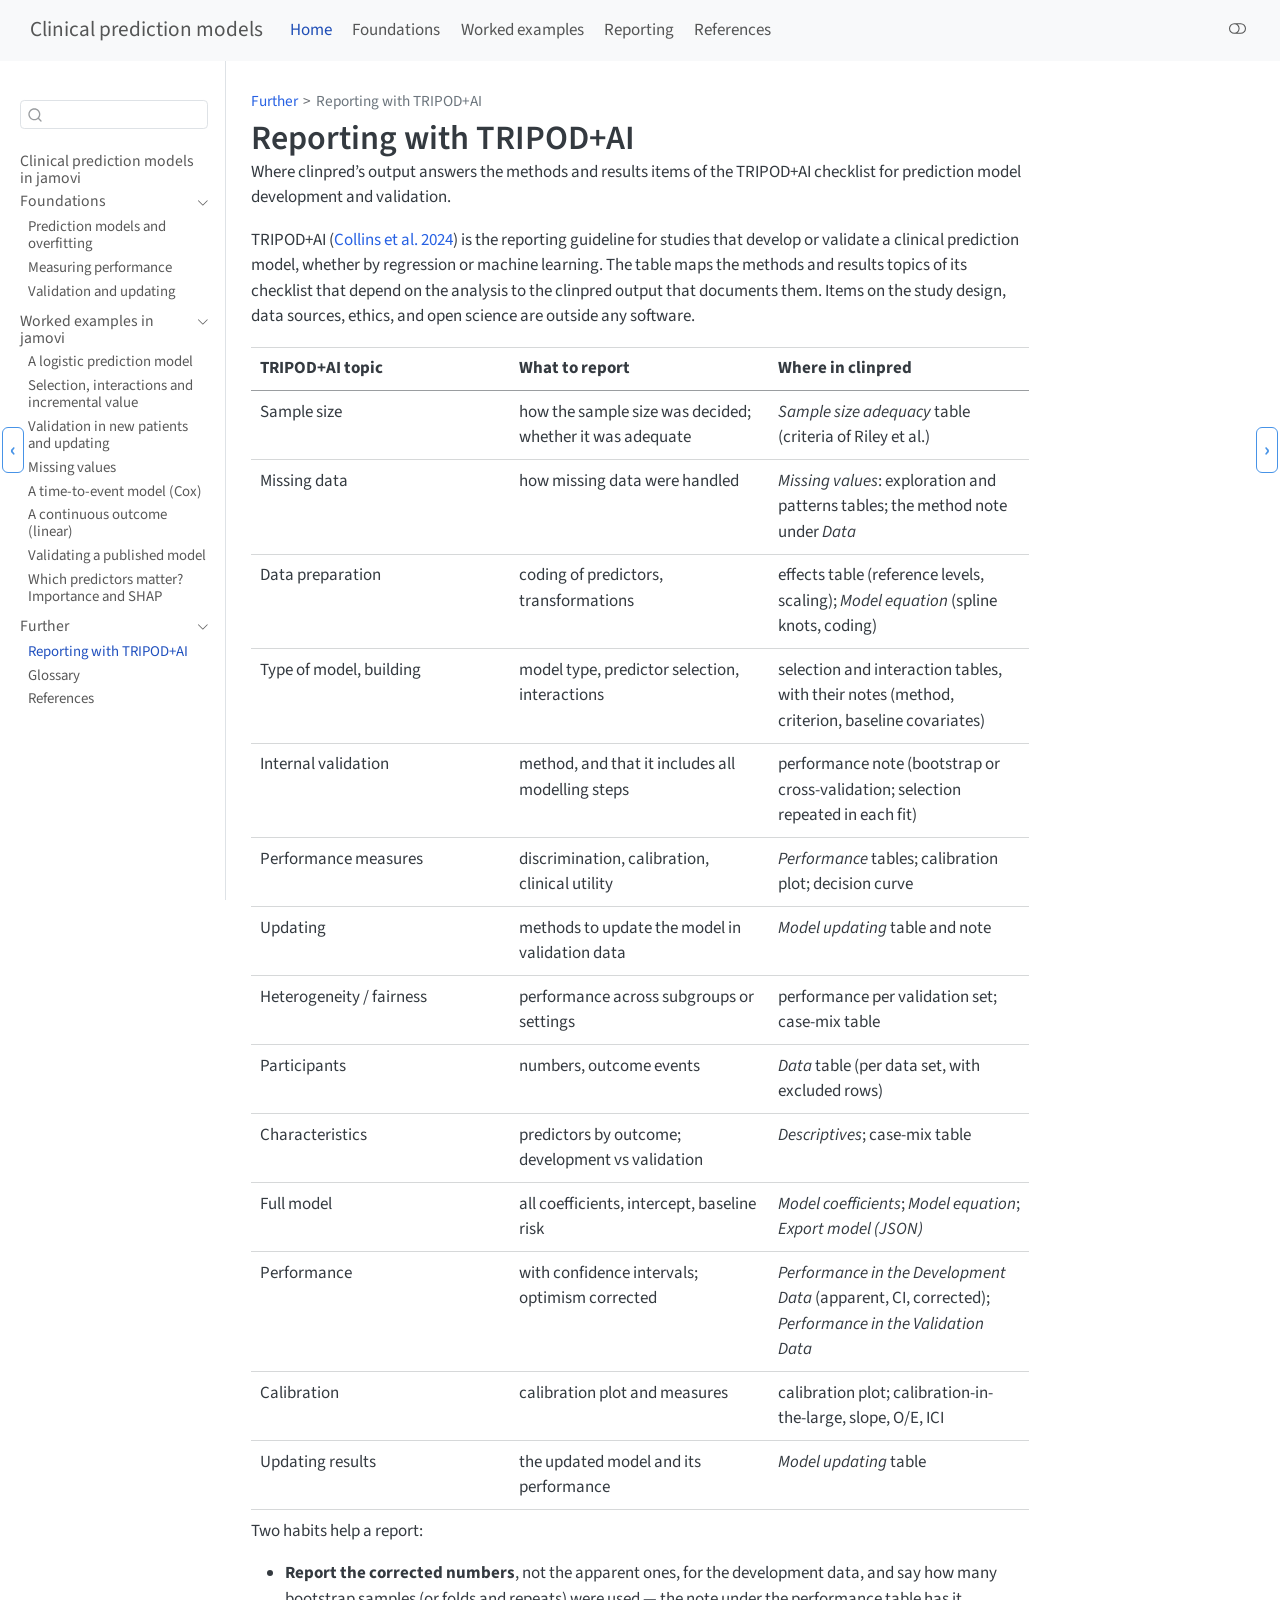
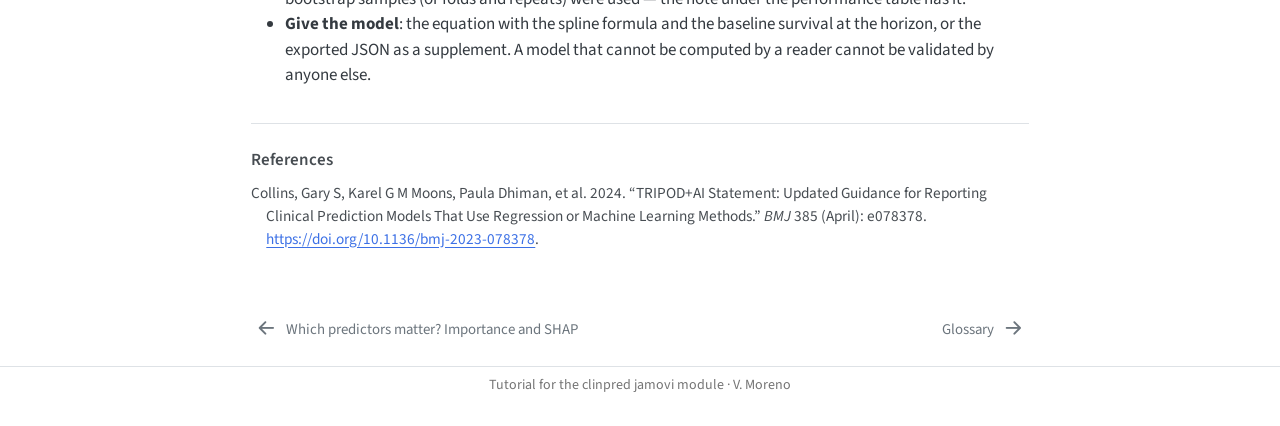
<file: docs/further/reporting.html>
<!DOCTYPE html>
<html xmlns="http://www.w3.org/1999/xhtml" lang="en" xml:lang="en"><head>

<meta charset="utf-8">
<meta name="generator" content="quarto-1.10.18">

<meta name="viewport" content="width=device-width, initial-scale=1.0, user-scalable=yes">

<meta name="description" content="Where clinpred’s output answers the methods and results items of the TRIPOD+AI checklist for prediction model development and validation.">

<title>Reporting with TRIPOD+AI – Clinical prediction models</title>
<style>
/* Default styles provided by pandoc.
** See https://pandoc.org/MANUAL.html#variables-for-html for config info.
*/
span.smallcaps{font-variant: small-caps;}
div.columns{display: flex; gap: 1.5em;}
div.column{flex: auto;}
@media screen {
div.columns{gap: min(4vw, 1.5em);}
div.column{overflow-x: auto;}
}
div.hanging-indent{margin-left: 1.5em; text-indent: -1.5em;}
ul.task-list{list-style: none;}
ul.task-list li input[type="checkbox"] {
  width: 0.8em;
  margin: 0 0.8em 0.2em -1em; /* quarto-specific, see https://github.com/quarto-dev/quarto-cli/issues/4556 */ 
  vertical-align: middle;
}
/* CSS for citations */
div.csl-bib-body { }
div.csl-entry {
  clear: both;
}
.hanging-indent div.csl-entry {
  margin-left:2em;
  text-indent:-2em;
}
div.csl-left-margin {
  min-width:2em;
  float:left;
}
div.csl-right-inline {
  margin-left:2em;
  padding-left:1em;
}
div.csl-indent {
  margin-left: 2em;
}</style>


<script src="../site_libs/quarto-nav/quarto-nav.js"></script>
<script src="../site_libs/quarto-nav/headroom.min.js"></script>
<script src="../site_libs/clipboard/clipboard.min.js"></script>
<script src="../site_libs/quarto-search/autocomplete.umd.js"></script>
<script src="../site_libs/quarto-search/fuse.min.js"></script>
<script src="../site_libs/quarto-search/quarto-search.js"></script>
<meta name="quarto:offset" content="../">
<link href="../further/glossary.html" rel="next">
<link href="../worked/importance.html" rel="prev">
<script src="../site_libs/quarto-html/quarto.js" type="module"></script>
<script src="../site_libs/quarto-html/tabsets/tabsets.js" type="module"></script>
<script src="../site_libs/quarto-html/popper.min.js"></script>
<script src="../site_libs/quarto-html/tippy.umd.min.js"></script>
<script src="../site_libs/quarto-html/anchor.min.js"></script>
<link href="../site_libs/quarto-html/tippy.css" rel="stylesheet">
<link href="../site_libs/quarto-html/quarto-syntax-highlighting-64a204ab8560d761af7679ceaba22944.css" rel="stylesheet" class="quarto-color-scheme" id="quarto-text-highlighting-styles">
<link href="../site_libs/quarto-html/quarto-syntax-highlighting-dark-b85bc7c33db8c58e0ec93c3465666fed.css" rel="stylesheet" class="quarto-color-scheme quarto-color-alternate" id="quarto-text-highlighting-styles">
<link href="../site_libs/quarto-html/quarto-syntax-highlighting-64a204ab8560d761af7679ceaba22944.css" rel="stylesheet" class="quarto-color-scheme-extra" id="quarto-text-highlighting-styles">
<script src="../site_libs/bootstrap/bootstrap.min.js"></script>
<link href="../site_libs/bootstrap/bootstrap-icons.css" rel="stylesheet">
<link href="../site_libs/bootstrap/bootstrap-e5e84f5a70260acdabf710505354887c.min.css" rel="stylesheet" append-hash="true" class="quarto-color-scheme" id="quarto-bootstrap" data-mode="light">
<link href="../site_libs/bootstrap/bootstrap-dark-4143a9d5f9d8f9deb4202a6d60211dcc.min.css" rel="stylesheet" append-hash="true" class="quarto-color-scheme quarto-color-alternate" id="quarto-bootstrap" data-mode="dark">
<link href="../site_libs/bootstrap/bootstrap-e5e84f5a70260acdabf710505354887c.min.css" rel="stylesheet" append-hash="true" class="quarto-color-scheme-extra" id="quarto-bootstrap" data-mode="light">
<script id="quarto-search-options" type="application/json">{
  "location": "sidebar",
  "copy-button": false,
  "collapse-after": 3,
  "panel-placement": "start",
  "type": "textbox",
  "limit": 50,
  "keyboard-shortcut": [
    "f",
    "/",
    "s"
  ],
  "language": {
    "search-no-results-text": "No results",
    "search-matching-documents-text": "matching documents",
    "search-copy-link-title": "Copy link to search",
    "search-hide-matches-text": "Hide additional matches",
    "search-more-match-text": "more match in this document",
    "search-more-matches-text": "more matches in this document",
    "search-clear-button-title": "Clear",
    "search-text-placeholder": "",
    "search-detached-cancel-button-title": "Cancel",
    "search-submit-button-title": "Submit",
    "search-label": "Search"
  }
}</script>


<link rel="stylesheet" href="../styles.css">
</head>

<body class="nav-sidebar docked nav-fixed quarto-light"><script id="quarto-html-before-body" type="application/javascript">
    const toggleBodyColorMode = (bsSheetEl) => {
      const mode = bsSheetEl.getAttribute("data-mode");
      const bodyEl = window.document.querySelector("body");
      if (mode === "dark") {
        bodyEl.classList.add("quarto-dark");
        bodyEl.classList.remove("quarto-light");
      } else {
        bodyEl.classList.add("quarto-light");
        bodyEl.classList.remove("quarto-dark");
      }
    }
    const toggleBodyColorPrimary = () => {
      const bsSheetEl = window.document.querySelector("link#quarto-bootstrap:not([rel=disabled-stylesheet])");
      if (bsSheetEl) {
        toggleBodyColorMode(bsSheetEl);
      }
    }
    const setColorSchemeToggle = (alternate) => {
      const toggles = window.document.querySelectorAll('.quarto-color-scheme-toggle');
      for (let i=0; i < toggles.length; i++) {
        const toggle = toggles[i];
        if (toggle) {
          if (alternate) {
            toggle.classList.add("alternate");
          } else {
            toggle.classList.remove("alternate");
          }
        }
      }
    };
    const toggleColorMode = (alternate) => {
      // Switch the stylesheets
      const primaryStylesheets = window.document.querySelectorAll('link.quarto-color-scheme:not(.quarto-color-alternate)');
      const alternateStylesheets = window.document.querySelectorAll('link.quarto-color-scheme.quarto-color-alternate');
      manageTransitions('#quarto-margin-sidebar .nav-link', false);
      if (alternate) {
        // note: dark is layered on light, we don't disable primary!
        enableStylesheet(alternateStylesheets);
        for (const sheetNode of alternateStylesheets) {
          if (sheetNode.id === "quarto-bootstrap") {
            toggleBodyColorMode(sheetNode);
          }
        }
      } else {
        disableStylesheet(alternateStylesheets);
        enableStylesheet(primaryStylesheets)
        toggleBodyColorPrimary();
      }
      manageTransitions('#quarto-margin-sidebar .nav-link', true);
      // Switch the toggles
      setColorSchemeToggle(alternate)
      // Hack to workaround the fact that safari doesn't
      // properly recolor the scrollbar when toggling (#1455)
      if (navigator.userAgent.indexOf('Safari') > 0 && navigator.userAgent.indexOf('Chrome') == -1) {
        manageTransitions("body", false);
        window.scrollTo(0, 1);
        setTimeout(() => {
          window.scrollTo(0, 0);
          manageTransitions("body", true);
        }, 40);
      }
    }
    const disableStylesheet = (stylesheets) => {
      for (let i=0; i < stylesheets.length; i++) {
        const stylesheet = stylesheets[i];
        stylesheet.rel = 'disabled-stylesheet';
      }
    }
    const enableStylesheet = (stylesheets) => {
      for (let i=0; i < stylesheets.length; i++) {
        const stylesheet = stylesheets[i];
        if(stylesheet.rel !== 'stylesheet') { // for Chrome, which will still FOUC without this check
          stylesheet.rel = 'stylesheet';
        }
      }
    }
    const manageTransitions = (selector, allowTransitions) => {
      const els = window.document.querySelectorAll(selector);
      for (let i=0; i < els.length; i++) {
        const el = els[i];
        if (allowTransitions) {
          el.classList.remove('notransition');
        } else {
          el.classList.add('notransition');
        }
      }
    }
    const isFileUrl = () => {
      return window.location.protocol === 'file:';
    }
    const hasAlternateSentinel = () => {
      let styleSentinel = getColorSchemeSentinel();
      if (styleSentinel !== null) {
        return styleSentinel === "alternate";
      } else {
        return false;
      }
    }
    const setStyleSentinel = (alternate) => {
      const value = alternate ? "alternate" : "default";
      if (!isFileUrl()) {
        window.localStorage.setItem("quarto-color-scheme", value);
      } else {
        localAlternateSentinel = value;
      }
    }
    const getColorSchemeSentinel = () => {
      if (!isFileUrl()) {
        const storageValue = window.localStorage.getItem("quarto-color-scheme");
        return storageValue != null ? storageValue : localAlternateSentinel;
      } else {
        return localAlternateSentinel;
      }
    }
    const toggleGiscusIfUsed = (isAlternate, darkModeDefault) => {
      const baseTheme = document.querySelector('#giscus-base-theme')?.value ?? 'light';
      const alternateTheme = document.querySelector('#giscus-alt-theme')?.value ?? 'dark';
      let newTheme = '';
      if(authorPrefersDark) {
        newTheme = isAlternate ? baseTheme : alternateTheme;
      } else {
        newTheme = isAlternate ? alternateTheme : baseTheme;
      }
      const changeGiscusTheme = () => {
        // From: https://github.com/giscus/giscus/issues/336
        const sendMessage = (message) => {
          const iframe = document.querySelector('iframe.giscus-frame');
          if (!iframe) return;
          iframe.contentWindow.postMessage({ giscus: message }, 'https://giscus.app');
        }
        sendMessage({
          setConfig: {
            theme: newTheme
          }
        });
      }
      const isGiscussLoaded = window.document.querySelector('iframe.giscus-frame') !== null;
      if (isGiscussLoaded) {
        changeGiscusTheme();
      }
    };
    const authorPrefersDark = false;
    const darkModeDefault = authorPrefersDark;
      document.querySelector('link#quarto-text-highlighting-styles.quarto-color-scheme-extra').rel = 'disabled-stylesheet';
      document.querySelector('link#quarto-bootstrap.quarto-color-scheme-extra').rel = 'disabled-stylesheet';
    let localAlternateSentinel = darkModeDefault ? 'alternate' : 'default';
    // Dark / light mode switch
    window.quartoToggleColorScheme = () => {
      // Read the current dark / light value
      let toAlternate = !hasAlternateSentinel();
      toggleColorMode(toAlternate);
      setStyleSentinel(toAlternate);
      toggleGiscusIfUsed(toAlternate, darkModeDefault);
      window.dispatchEvent(new Event('resize'));
    };
    // Switch to dark mode if need be
    if (hasAlternateSentinel()) {
      toggleColorMode(true);
    } else {
      toggleColorMode(false);
    }
  </script>

<div id="quarto-search-results"></div>
  <header id="quarto-header" class="headroom fixed-top">
    <nav class="navbar navbar-expand-lg " data-bs-theme="dark">
      <div class="navbar-container container-fluid">
      <div class="navbar-brand-container mx-auto">
    <a class="navbar-brand" href="../index.html">
    <span class="navbar-title">Clinical prediction models</span>
    </a>
  </div>
          <button class="navbar-toggler" type="button" data-bs-toggle="collapse" data-bs-target="#navbarCollapse" aria-controls="navbarCollapse" role="menu" aria-expanded="false" aria-label="Toggle navigation" onclick="if (window.quartoToggleHeadroom) { window.quartoToggleHeadroom(); }">
  <span class="navbar-toggler-icon"></span>
</button>
          <div class="collapse navbar-collapse" id="navbarCollapse">
            <ul class="navbar-nav navbar-nav-scroll me-auto">
  <li class="nav-item">
    <a class="nav-link active" href="../index.html" aria-current="page"> 
<span class="menu-text">Home</span></a>
  </li>  
  <li class="nav-item">
    <a class="nav-link" href="../foundations/prediction-models.html"> 
<span class="menu-text">Foundations</span></a>
  </li>  
  <li class="nav-item">
    <a class="nav-link" href="../worked/logistic.html"> 
<span class="menu-text">Worked examples</span></a>
  </li>  
  <li class="nav-item">
    <a class="nav-link" href="../further/reporting.html"> 
<span class="menu-text">Reporting</span></a>
  </li>  
  <li class="nav-item">
    <a class="nav-link" href="../references.html"> 
<span class="menu-text">References</span></a>
  </li>  
</ul>
          </div> <!-- /navcollapse -->
            <div class="quarto-navbar-tools">
  <a href="" class="quarto-color-scheme-toggle quarto-navigation-tool  px-1" onclick="window.quartoToggleColorScheme(); return false;" title="Toggle dark mode"><i class="bi"></i></a>
</div>
      </div> <!-- /container-fluid -->
    </nav>
  <nav class="quarto-secondary-nav">
    <div class="container-fluid d-flex">
      <button type="button" class="quarto-btn-toggle btn" data-bs-toggle="collapse" role="button" data-bs-target=".quarto-sidebar-collapse-item" aria-controls="quarto-sidebar" aria-expanded="false" aria-label="Toggle sidebar navigation" onclick="if (window.quartoToggleHeadroom) { window.quartoToggleHeadroom(); }">
        <i class="bi bi-layout-text-sidebar-reverse"></i>
      </button>
        <nav class="quarto-page-breadcrumbs" aria-label="breadcrumb"><ol class="breadcrumb"><li class="breadcrumb-item"><a href="../further/reporting.html">Further</a></li><li class="breadcrumb-item"><a href="../further/reporting.html">Reporting with TRIPOD+AI</a></li></ol></nav>
        <a class="flex-grow-1" role="navigation" data-bs-toggle="collapse" data-bs-target=".quarto-sidebar-collapse-item" aria-controls="quarto-sidebar" aria-expanded="false" aria-label="Toggle sidebar navigation" onclick="if (window.quartoToggleHeadroom) { window.quartoToggleHeadroom(); }">      
        </a>
      <button type="button" class="btn quarto-search-button" aria-label="Search" onclick="window.quartoOpenSearch();">
        <i class="bi bi-search"></i>
      </button>
    </div>
  </nav>
</header>
<!-- content -->
<div id="quarto-content" class="quarto-container page-columns page-rows-contents page-layout-article page-navbar">
<!-- sidebar -->
  <nav id="quarto-sidebar" class="sidebar collapse collapse-horizontal quarto-sidebar-collapse-item sidebar-navigation docked overflow-auto">
        <div class="mt-2 flex-shrink-0 align-items-center">
        <div class="sidebar-search">
        <div id="quarto-search" class="" title="Search"></div>
        </div>
        </div>
    <div class="sidebar-menu-container"> 
    <ul class="list-unstyled mt-1">
        <li class="sidebar-item">
  <div class="sidebar-item-container"> 
  <a href="../index.html" class="sidebar-item-text sidebar-link">
 <span class="menu-text">Clinical prediction models in jamovi</span></a>
  </div>
</li>
        <li class="sidebar-item sidebar-item-section">
      <div class="sidebar-item-container"> 
            <a class="sidebar-item-text sidebar-link text-start" data-bs-toggle="collapse" data-bs-target="#quarto-sidebar-section-1" role="navigation" aria-expanded="true">
 <span class="menu-text">Foundations</span></a>
          <a class="sidebar-item-toggle text-start" data-bs-toggle="collapse" data-bs-target="#quarto-sidebar-section-1" role="navigation" aria-expanded="true" aria-label="Toggle section">
            <i class="bi bi-chevron-right ms-2"></i>
          </a> 
      </div>
      <ul id="quarto-sidebar-section-1" class="collapse list-unstyled sidebar-section depth1 show">  
          <li class="sidebar-item">
  <div class="sidebar-item-container"> 
  <a href="../foundations/prediction-models.html" class="sidebar-item-text sidebar-link">
 <span class="menu-text">Prediction models and overfitting</span></a>
  </div>
</li>
          <li class="sidebar-item">
  <div class="sidebar-item-container"> 
  <a href="../foundations/performance.html" class="sidebar-item-text sidebar-link">
 <span class="menu-text">Measuring performance</span></a>
  </div>
</li>
          <li class="sidebar-item">
  <div class="sidebar-item-container"> 
  <a href="../foundations/validation.html" class="sidebar-item-text sidebar-link">
 <span class="menu-text">Validation and updating</span></a>
  </div>
</li>
      </ul>
  </li>
        <li class="sidebar-item sidebar-item-section">
      <div class="sidebar-item-container"> 
            <a class="sidebar-item-text sidebar-link text-start" data-bs-toggle="collapse" data-bs-target="#quarto-sidebar-section-2" role="navigation" aria-expanded="true">
 <span class="menu-text">Worked examples in jamovi</span></a>
          <a class="sidebar-item-toggle text-start" data-bs-toggle="collapse" data-bs-target="#quarto-sidebar-section-2" role="navigation" aria-expanded="true" aria-label="Toggle section">
            <i class="bi bi-chevron-right ms-2"></i>
          </a> 
      </div>
      <ul id="quarto-sidebar-section-2" class="collapse list-unstyled sidebar-section depth1 show">  
          <li class="sidebar-item">
  <div class="sidebar-item-container"> 
  <a href="../worked/logistic.html" class="sidebar-item-text sidebar-link">
 <span class="menu-text">A logistic prediction model</span></a>
  </div>
</li>
          <li class="sidebar-item">
  <div class="sidebar-item-container"> 
  <a href="../worked/selection.html" class="sidebar-item-text sidebar-link">
 <span class="menu-text">Selection, interactions and incremental value</span></a>
  </div>
</li>
          <li class="sidebar-item">
  <div class="sidebar-item-container"> 
  <a href="../worked/external.html" class="sidebar-item-text sidebar-link">
 <span class="menu-text">Validation in new patients and updating</span></a>
  </div>
</li>
          <li class="sidebar-item">
  <div class="sidebar-item-container"> 
  <a href="../worked/missing.html" class="sidebar-item-text sidebar-link">
 <span class="menu-text">Missing values</span></a>
  </div>
</li>
          <li class="sidebar-item">
  <div class="sidebar-item-container"> 
  <a href="../worked/cox.html" class="sidebar-item-text sidebar-link">
 <span class="menu-text">A time-to-event model (Cox)</span></a>
  </div>
</li>
          <li class="sidebar-item">
  <div class="sidebar-item-container"> 
  <a href="../worked/linear.html" class="sidebar-item-text sidebar-link">
 <span class="menu-text">A continuous outcome (linear)</span></a>
  </div>
</li>
          <li class="sidebar-item">
  <div class="sidebar-item-container"> 
  <a href="../worked/published.html" class="sidebar-item-text sidebar-link">
 <span class="menu-text">Validating a published model</span></a>
  </div>
</li>
          <li class="sidebar-item">
  <div class="sidebar-item-container"> 
  <a href="../worked/importance.html" class="sidebar-item-text sidebar-link">
 <span class="menu-text">Which predictors matter? Importance and SHAP</span></a>
  </div>
</li>
      </ul>
  </li>
        <li class="sidebar-item sidebar-item-section">
      <div class="sidebar-item-container"> 
            <a class="sidebar-item-text sidebar-link text-start" data-bs-toggle="collapse" data-bs-target="#quarto-sidebar-section-3" role="navigation" aria-expanded="true">
 <span class="menu-text">Further</span></a>
          <a class="sidebar-item-toggle text-start" data-bs-toggle="collapse" data-bs-target="#quarto-sidebar-section-3" role="navigation" aria-expanded="true" aria-label="Toggle section">
            <i class="bi bi-chevron-right ms-2"></i>
          </a> 
      </div>
      <ul id="quarto-sidebar-section-3" class="collapse list-unstyled sidebar-section depth1 show">  
          <li class="sidebar-item">
  <div class="sidebar-item-container"> 
  <a href="../further/reporting.html" class="sidebar-item-text sidebar-link active">
 <span class="menu-text">Reporting with TRIPOD+AI</span></a>
  </div>
</li>
          <li class="sidebar-item">
  <div class="sidebar-item-container"> 
  <a href="../further/glossary.html" class="sidebar-item-text sidebar-link">
 <span class="menu-text">Glossary</span></a>
  </div>
</li>
          <li class="sidebar-item">
  <div class="sidebar-item-container"> 
  <a href="../references.html" class="sidebar-item-text sidebar-link">
 <span class="menu-text">References</span></a>
  </div>
</li>
      </ul>
  </li>
    </ul>
    </div>
</nav>
<div id="quarto-sidebar-glass" class="quarto-sidebar-collapse-item" data-bs-toggle="collapse" data-bs-target=".quarto-sidebar-collapse-item"></div>
<!-- margin-sidebar -->
    <div id="quarto-margin-sidebar" class="sidebar margin-sidebar zindex-bottom">
        
    </div>
<!-- main -->
<main class="content" id="quarto-document-content">


<header id="title-block-header" class="quarto-title-block default"><nav class="quarto-page-breadcrumbs quarto-title-breadcrumbs d-none d-lg-block" aria-label="breadcrumb"><ol class="breadcrumb"><li class="breadcrumb-item"><a href="../further/reporting.html">Further</a></li><li class="breadcrumb-item"><a href="../further/reporting.html">Reporting with TRIPOD+AI</a></li></ol></nav>
<div class="quarto-title">
<h1 class="title">Reporting with TRIPOD+AI</h1>
</div>

<div>
  <div class="description">
    Where clinpred’s output answers the methods and results items of the TRIPOD+AI checklist for prediction model development and validation.
  </div>
</div>


<div class="quarto-title-meta">

    
  
    
  </div>
  


</header>


<p>TRIPOD+AI <span class="citation" data-cites="collins2024">(<a href="#ref-collins2024" role="doc-biblioref">Collins et al. 2024</a>)</span> is the reporting guideline for studies that develop or validate a clinical prediction model, whether by regression or machine learning. The table maps the methods and results topics of its checklist that depend on the analysis to the clinpred output that documents them. Items on the study design, data sources, ethics, and open science are outside any software.</p>
<table class="caption-top table">
<colgroup>
<col style="width: 33%">
<col style="width: 33%">
<col style="width: 33%">
</colgroup>
<thead>
<tr class="header">
<th>TRIPOD+AI topic</th>
<th>What to report</th>
<th>Where in clinpred</th>
</tr>
</thead>
<tbody>
<tr class="odd">
<td>Sample size</td>
<td>how the sample size was decided; whether it was adequate</td>
<td><em>Sample size adequacy</em> table (criteria of Riley et al.)</td>
</tr>
<tr class="even">
<td>Missing data</td>
<td>how missing data were handled</td>
<td><em>Missing values</em>: exploration and patterns tables; the method note under <em>Data</em></td>
</tr>
<tr class="odd">
<td>Data preparation</td>
<td>coding of predictors, transformations</td>
<td>effects table (reference levels, scaling); <em>Model equation</em> (spline knots, coding)</td>
</tr>
<tr class="even">
<td>Type of model, building</td>
<td>model type, predictor selection, interactions</td>
<td>selection and interaction tables, with their notes (method, criterion, baseline covariates)</td>
</tr>
<tr class="odd">
<td>Internal validation</td>
<td>method, and that it includes all modelling steps</td>
<td>performance note (bootstrap or cross-validation; selection repeated in each fit)</td>
</tr>
<tr class="even">
<td>Performance measures</td>
<td>discrimination, calibration, clinical utility</td>
<td><em>Performance</em> tables; calibration plot; decision curve</td>
</tr>
<tr class="odd">
<td>Updating</td>
<td>methods to update the model in validation data</td>
<td><em>Model updating</em> table and note</td>
</tr>
<tr class="even">
<td>Heterogeneity / fairness</td>
<td>performance across subgroups or settings</td>
<td>performance per validation set; case-mix table</td>
</tr>
<tr class="odd">
<td>Participants</td>
<td>numbers, outcome events</td>
<td><em>Data</em> table (per data set, with excluded rows)</td>
</tr>
<tr class="even">
<td>Characteristics</td>
<td>predictors by outcome; development vs validation</td>
<td><em>Descriptives</em>; case-mix table</td>
</tr>
<tr class="odd">
<td>Full model</td>
<td>all coefficients, intercept, baseline risk</td>
<td><em>Model coefficients</em>; <em>Model equation</em>; <em>Export model (JSON)</em></td>
</tr>
<tr class="even">
<td>Performance</td>
<td>with confidence intervals; optimism corrected</td>
<td><em>Performance in the Development Data</em> (apparent, CI, corrected); <em>Performance in the Validation Data</em></td>
</tr>
<tr class="odd">
<td>Calibration</td>
<td>calibration plot and measures</td>
<td>calibration plot; calibration-in-the-large, slope, O/E, ICI</td>
</tr>
<tr class="even">
<td>Updating results</td>
<td>the updated model and its performance</td>
<td><em>Model updating</em> table</td>
</tr>
</tbody>
</table>
<p>Two habits help a report:</p>
<ul>
<li><strong>Report the corrected numbers</strong>, not the apparent ones, for the development data, and say how many bootstrap samples (or folds and repeats) were used — the note under the performance table has it.</li>
<li><strong>Give the model</strong>: the equation with the spline formula and the baseline survival at the horizon, or the exported JSON as a supplement. A model that cannot be computed by a reader cannot be validated by anyone else.</li>
</ul>




<a onclick="window.scrollTo(0, 0); return false;" role="button" id="quarto-back-to-top"><i class="bi bi-arrow-up"></i> Back to top</a><div id="quarto-appendix" class="default"><section class="quarto-appendix-contents" role="doc-bibliography" id="quarto-bibliography"><h2 class="anchored quarto-appendix-heading">References</h2><div id="refs" class="references csl-bib-body hanging-indent" role="list">
<div id="ref-collins2024" class="csl-entry" role="listitem">
Collins, Gary S, Karel G M Moons, Paula Dhiman, et al. 2024. <span>“TRIPOD+AI Statement: Updated Guidance for Reporting Clinical Prediction Models That Use Regression or Machine Learning Methods.”</span> <em>BMJ</em> 385 (April): e078378. <a href="https://doi.org/10.1136/bmj-2023-078378">https://doi.org/10.1136/bmj-2023-078378</a>.
</div>
</div></section></div></main> <!-- /main -->
<!-- Collapsible left (contents) and right (on this page) panels on wide
     screens: a button at each edge, ‹ hides a panel and › brings it back; the
     text widens into the space; the choice is remembered between pages.
     Copied from jamovi-skill/templates/tutorial/collapse.html; included with
     format: html: include-after-body: collapse.html in _quarto.yml. -->
<style>
.panel-toggle {
  position: fixed; top: 50%; transform: translateY(-50%); z-index: 1100;
  width: 22px; height: 46px; padding: 0; font-size: 20px; line-height: 1;
  border: 1px solid var(--bs-border-color, #ccc); border-radius: 6px;
  background: var(--bs-body-bg, #fff); color: var(--bs-body-color, #333);
  opacity: 0.7; cursor: pointer;
}
.panel-toggle:hover { opacity: 1; }
/* blue, for visibility: the edge buttons and the site title in the contents */
.panel-toggle { color: #2780e3; border-color: #2780e3; font-weight: bold; opacity: 0.85; }
.sidebar-title, .sidebar-title a { color: #2780e3 !important; }
body.quarto-dark .panel-toggle { color: #6aa9f0; border-color: #6aa9f0; }
body.quarto-dark .sidebar-title, body.quarto-dark .sidebar-title a { color: #6aa9f0 !important; }
#panel-toggle-left { left: 2px; }
#panel-toggle-right { right: 2px; }
@media (max-width: 991.98px) { .panel-toggle { display: none; } }
@media (min-width: 992px) {
  body.panel-left-off #quarto-sidebar { display: none !important; }
  body.panel-right-off #quarto-margin-sidebar { display: none !important; }
  body.panel-left-off main.content { grid-column-start: page-start !important; }
  body.panel-right-off main.content { grid-column-end: page-end !important; }
}
</style>
<script>
(function () {
  var KEY = "tutorial-panels";
  var state = { left: true, right: true };
  try { var s = JSON.parse(localStorage.getItem(KEY)); if (s) state = s; } catch (e) {}
  function apply() {
    document.body.classList.toggle("panel-left-off", !state.left);
    document.body.classList.toggle("panel-right-off", !state.right);
    var l = document.getElementById("panel-toggle-left"), r = document.getElementById("panel-toggle-right");
    if (l) { l.textContent = state.left ? "‹" : "›"; l.title = state.left ? "Hide the contents" : "Show the contents"; }
    if (r) { r.textContent = state.right ? "›" : "‹"; r.title = state.right ? "Hide 'On this page'" : "Show 'On this page'"; }
    try { localStorage.setItem(KEY, JSON.stringify(state)); } catch (e) {}
  }
  function button(id, side) {
    var b = document.createElement("button");
    b.type = "button"; b.id = id; b.className = "panel-toggle";
    b.addEventListener("click", function () { state[side] = !state[side]; apply(); });
    document.body.appendChild(b);
  }
  document.addEventListener("DOMContentLoaded", function () {
    if (document.getElementById("quarto-sidebar")) button("panel-toggle-left", "left");
    if (document.getElementById("quarto-margin-sidebar")) button("panel-toggle-right", "right");
    apply();
  });
})();
</script>
<script id="quarto-html-after-body" type="application/javascript">
  window.document.addEventListener("DOMContentLoaded", function (event) {
    // Ensure there is a toggle, if there isn't float one in the top right
    if (window.document.querySelector('.quarto-color-scheme-toggle') === null) {
      const a = window.document.createElement('a');
      a.classList.add('top-right');
      a.classList.add('quarto-color-scheme-toggle');
      a.href = "";
      a.onclick = function() { try { window.quartoToggleColorScheme(); } catch {} return false; };
      const i = window.document.createElement("i");
      i.classList.add('bi');
      a.appendChild(i);
      window.document.body.appendChild(a);
    }
    setColorSchemeToggle(hasAlternateSentinel())
    const icon = "";
    const anchorJS = new window.AnchorJS();
    anchorJS.options = {
      placement: 'right',
      icon: icon
    };
    anchorJS.add('.anchored');
    const isCodeAnnotation = (el) => {
      for (const clz of el.classList) {
        if (clz.startsWith('code-annotation-')) {                     
          return true;
        }
      }
      return false;
    }
    const onCopySuccess = function(e) {
      // button target
      const button = e.trigger;
      // don't keep focus
      button.blur();
      // flash "checked"
      button.classList.add('code-copy-button-checked');
      var currentTitle = button.getAttribute("title");
      button.setAttribute("title", "Copied!");
      let tooltip;
      if (window.bootstrap) {
        button.setAttribute("data-bs-toggle", "tooltip");
        button.setAttribute("data-bs-placement", "left");
        button.setAttribute("data-bs-title", "Copied!");
        tooltip = new bootstrap.Tooltip(button, 
          { trigger: "manual", 
            customClass: "code-copy-button-tooltip",
            offset: [0, -8]});
        tooltip.show();    
      }
      setTimeout(function() {
        if (tooltip) {
          tooltip.hide();
          button.removeAttribute("data-bs-title");
          button.removeAttribute("data-bs-toggle");
          button.removeAttribute("data-bs-placement");
        }
        button.setAttribute("title", currentTitle);
        button.classList.remove('code-copy-button-checked');
      }, 1000);
      // clear code selection
      e.clearSelection();
    }
    const getTextToCopy = function(trigger) {
      const outerScaffold = trigger.parentElement.cloneNode(true);
      const codeEl = outerScaffold.querySelector('code');
      for (const childEl of codeEl.children) {
        if (isCodeAnnotation(childEl)) {
          childEl.remove();
        }
      }
      return codeEl.innerText;
    }
    const clipboard = new window.ClipboardJS('.code-copy-button:not([data-in-quarto-modal])', {
      text: getTextToCopy
    });
    clipboard.on('success', onCopySuccess);
    if (window.document.getElementById('quarto-embedded-source-code-modal')) {
      const clipboardModal = new window.ClipboardJS('.code-copy-button[data-in-quarto-modal]', {
        text: getTextToCopy,
        container: window.document.getElementById('quarto-embedded-source-code-modal')
      });
      clipboardModal.on('success', onCopySuccess);
    }
      var localhostRegex = new RegExp(/^(?:http|https):\/\/localhost\:?[0-9]*\//);
      var mailtoRegex = new RegExp(/^mailto:/);
        var filterRegex = new RegExp('/' + window.location.host + '/');
      var isInternal = (href) => {
          return filterRegex.test(href) || localhostRegex.test(href) || mailtoRegex.test(href);
      }
      // Inspect non-navigation links and adorn them if external
     var links = window.document.querySelectorAll('a[href]:not(.nav-link):not(.navbar-brand):not(.toc-action):not(.sidebar-link):not(.sidebar-item-toggle):not(.pagination-link):not(.no-external):not([aria-hidden]):not(.dropdown-item):not(.quarto-navigation-tool):not(.about-link)');
      for (var i=0; i<links.length; i++) {
        const link = links[i];
        if (!isInternal(link.href)) {
          // undo the damage that might have been done by quarto-nav.js in the case of
          // links that we want to consider external
          if (link.dataset.originalHref !== undefined) {
            link.href = link.dataset.originalHref;
          }
        }
      }
    function tippyHover(el, contentFn, onTriggerFn, onUntriggerFn) {
      const config = {
        allowHTML: true,
        maxWidth: 500,
        delay: 100,
        arrow: false,
        appendTo: function(el) {
            return el.parentElement;
        },
        interactive: true,
        interactiveBorder: 10,
        theme: 'quarto',
        placement: 'bottom-start',
      };
      if (contentFn) {
        config.content = contentFn;
      }
      if (onTriggerFn) {
        config.onTrigger = onTriggerFn;
      }
      if (onUntriggerFn) {
        config.onUntrigger = onUntriggerFn;
      }
      window.tippy(el, config); 
    }
    const noterefs = window.document.querySelectorAll('a[role="doc-noteref"]');
    for (var i=0; i<noterefs.length; i++) {
      const ref = noterefs[i];
      tippyHover(ref, function() {
        // use id or data attribute instead here
        let href = ref.getAttribute('data-footnote-href') || ref.getAttribute('href');
        try { href = new URL(href).hash; } catch {}
        const id = href.replace(/^#\/?/, "");
        const note = window.document.getElementById(id);
        if (note) {
          return note.innerHTML;
        } else {
          return "";
        }
      });
    }
    const xrefs = window.document.querySelectorAll('a.quarto-xref');
    const processXRef = (id, note) => {
      // Strip column container classes
      const stripColumnClz = (el) => {
        el.classList.remove("page-full", "page-columns");
        if (el.children) {
          for (const child of el.children) {
            stripColumnClz(child);
          }
        }
      }
      stripColumnClz(note)
      if (id === null || id.startsWith('sec-')) {
        // Special case sections, only their first couple elements
        const container = document.createElement("div");
        if (note.children && note.children.length > 2) {
          container.appendChild(note.children[0].cloneNode(true));
          for (let i = 1; i < note.children.length; i++) {
            const child = note.children[i];
            if (child.tagName === "P" && child.innerText === "") {
              continue;
            } else {
              container.appendChild(child.cloneNode(true));
              break;
            }
          }
          if (window.Quarto?.typesetMath) {
            window.Quarto.typesetMath(container);
          }
          return container.innerHTML
        } else {
          if (window.Quarto?.typesetMath) {
            window.Quarto.typesetMath(note);
          }
          return note.innerHTML;
        }
      } else {
        // Remove any anchor links if they are present
        const anchorLink = note.querySelector('a.anchorjs-link');
        if (anchorLink) {
          anchorLink.remove();
        }
        if (window.Quarto?.typesetMath) {
          window.Quarto.typesetMath(note);
        }
        if (note.classList.contains("callout")) {
          return note.outerHTML;
        } else {
          return note.innerHTML;
        }
      }
    }
    for (var i=0; i<xrefs.length; i++) {
      const xref = xrefs[i];
      tippyHover(xref, undefined, function(instance) {
        instance.disable();
        let url = xref.getAttribute('href');
        let hash = undefined; 
        if (url.startsWith('#')) {
          hash = url;
        } else {
          try { hash = new URL(url).hash; } catch {}
        }
        if (hash) {
          const id = hash.replace(/^#\/?/, "");
          const note = window.document.getElementById(id);
          if (note !== null) {
            try {
              const html = processXRef(id, note.cloneNode(true));
              instance.setContent(html);
            } finally {
              instance.enable();
              instance.show();
            }
          } else {
            // See if we can fetch this
            fetch(url.split('#')[0])
            .then(res => res.text())
            .then(html => {
              const parser = new DOMParser();
              const htmlDoc = parser.parseFromString(html, "text/html");
              const note = htmlDoc.getElementById(id);
              if (note !== null) {
                const html = processXRef(id, note);
                instance.setContent(html);
              } 
            }).finally(() => {
              instance.enable();
              instance.show();
            });
          }
        } else {
          // See if we can fetch a full url (with no hash to target)
          // This is a special case and we should probably do some content thinning / targeting
          fetch(url)
          .then(res => res.text())
          .then(html => {
            const parser = new DOMParser();
            const htmlDoc = parser.parseFromString(html, "text/html");
            const note = htmlDoc.querySelector('main.content');
            if (note !== null) {
              // This should only happen for chapter cross references
              // (since there is no id in the URL)
              // remove the first header
              if (note.children.length > 0 && note.children[0].tagName === "HEADER") {
                note.children[0].remove();
              }
              const html = processXRef(null, note);
              instance.setContent(html);
            } 
          }).finally(() => {
            instance.enable();
            instance.show();
          });
        }
      }, function(instance) {
      });
    }
        let selectedAnnoteEl;
        const selectorForAnnotation = ( cell, annotation) => {
          let cellAttr = 'data-code-cell="' + cell + '"';
          let lineAttr = 'data-code-annotation="' +  annotation + '"';
          const selector = 'span[' + cellAttr + '][' + lineAttr + ']';
          return selector;
        }
        const selectCodeLines = (annoteEl) => {
          const doc = window.document;
          const targetCell = annoteEl.getAttribute("data-target-cell");
          const targetAnnotation = annoteEl.getAttribute("data-target-annotation");
          const annoteSpan = window.document.querySelector(selectorForAnnotation(targetCell, targetAnnotation));
          const lines = annoteSpan.getAttribute("data-code-lines").split(",");
          const lineIds = lines.map((line) => {
            return targetCell + "-" + line;
          })
          let top = null;
          let height = null;
          let parent = null;
          if (lineIds.length > 0) {
              //compute the position of the single el (top and bottom and make a div)
              const el = window.document.getElementById(lineIds[0]);
              top = el.offsetTop;
              height = el.offsetHeight;
              parent = el.parentElement.parentElement;
            if (lineIds.length > 1) {
              const lastEl = window.document.getElementById(lineIds[lineIds.length - 1]);
              const bottom = lastEl.offsetTop + lastEl.offsetHeight;
              height = bottom - top;
            }
            if (top !== null && height !== null && parent !== null) {
              // cook up a div (if necessary) and position it 
              let div = window.document.getElementById("code-annotation-line-highlight");
              if (div === null) {
                div = window.document.createElement("div");
                div.setAttribute("id", "code-annotation-line-highlight");
                div.style.position = 'absolute';
                parent.appendChild(div);
              }
              div.style.top = top - 2 + "px";
              div.style.height = height + 4 + "px";
              div.style.left = 0;
              let gutterDiv = window.document.getElementById("code-annotation-line-highlight-gutter");
              if (gutterDiv === null) {
                gutterDiv = window.document.createElement("div");
                gutterDiv.setAttribute("id", "code-annotation-line-highlight-gutter");
                gutterDiv.style.position = 'absolute';
                const codeCell = window.document.getElementById(targetCell);
                const gutter = codeCell.querySelector('.code-annotation-gutter');
                gutter.appendChild(gutterDiv);
              }
              gutterDiv.style.top = top - 2 + "px";
              gutterDiv.style.height = height + 4 + "px";
            }
            selectedAnnoteEl = annoteEl;
          }
        };
        const unselectCodeLines = () => {
          const elementsIds = ["code-annotation-line-highlight", "code-annotation-line-highlight-gutter"];
          elementsIds.forEach((elId) => {
            const div = window.document.getElementById(elId);
            if (div) {
              div.remove();
            }
          });
          selectedAnnoteEl = undefined;
        };
          // Handle positioning of the toggle
      window.addEventListener(
        "resize",
        throttle(() => {
          elRect = undefined;
          if (selectedAnnoteEl) {
            selectCodeLines(selectedAnnoteEl);
          }
        }, 10)
      );
      function throttle(fn, ms) {
      let throttle = false;
      let timer;
        return (...args) => {
          if(!throttle) { // first call gets through
              fn.apply(this, args);
              throttle = true;
          } else { // all the others get throttled
              if(timer) clearTimeout(timer); // cancel #2
              timer = setTimeout(() => {
                fn.apply(this, args);
                timer = throttle = false;
              }, ms);
          }
        };
      }
        // Attach click handler to the DT
        const annoteDls = window.document.querySelectorAll('dt[data-target-cell]');
        for (const annoteDlNode of annoteDls) {
          annoteDlNode.addEventListener('click', (event) => {
            const clickedEl = event.target;
            if (clickedEl !== selectedAnnoteEl) {
              unselectCodeLines();
              const activeEl = window.document.querySelector('dt[data-target-cell].code-annotation-active');
              if (activeEl) {
                activeEl.classList.remove('code-annotation-active');
              }
              selectCodeLines(clickedEl);
              clickedEl.classList.add('code-annotation-active');
            } else {
              // Unselect the line
              unselectCodeLines();
              clickedEl.classList.remove('code-annotation-active');
            }
          });
        }
    const findCites = (el) => {
      const parentEl = el.parentElement;
      if (parentEl) {
        const cites = parentEl.dataset.cites;
        if (cites) {
          return {
            el,
            cites: cites.split(' ')
          };
        } else {
          return findCites(el.parentElement)
        }
      } else {
        return undefined;
      }
    };
    var bibliorefs = window.document.querySelectorAll('a[role="doc-biblioref"]');
    for (var i=0; i<bibliorefs.length; i++) {
      const ref = bibliorefs[i];
      const citeInfo = findCites(ref);
      if (citeInfo) {
        tippyHover(citeInfo.el, function() {
          var popup = window.document.createElement('div');
          citeInfo.cites.forEach(function(cite) {
            var citeDiv = window.document.createElement('div');
            citeDiv.classList.add('hanging-indent');
            citeDiv.classList.add('csl-entry');
            var biblioDiv = window.document.getElementById('ref-' + cite);
            if (biblioDiv) {
              citeDiv.innerHTML = biblioDiv.innerHTML;
            }
            popup.appendChild(citeDiv);
          });
          return popup.innerHTML;
        });
      }
    }
  });
  </script>
<nav class="page-navigation">
  <div class="nav-page nav-page-previous">
      <a href="../worked/importance.html" class="pagination-link" aria-label="Which predictors matter? Importance and SHAP">
        <i class="bi bi-arrow-left-short"></i> <span class="nav-page-text">Which predictors matter? Importance and SHAP</span>
      </a>          
  </div>
  <div class="nav-page nav-page-next">
      <a href="../further/glossary.html" class="pagination-link" aria-label="Glossary">
        <span class="nav-page-text">Glossary</span> <i class="bi bi-arrow-right-short"></i>
      </a>
  </div>
</nav>
</div> <!-- /content -->
<footer class="footer">
  <div class="nav-footer">
    <div class="nav-footer-left">
      &nbsp;
    </div>   
    <div class="nav-footer-center">
<p>Tutorial for the clinpred jamovi module · V. Moreno</p>
</div>
    <div class="nav-footer-right">
      &nbsp;
    </div>
  </div>
</footer>




</body></html>
</file>
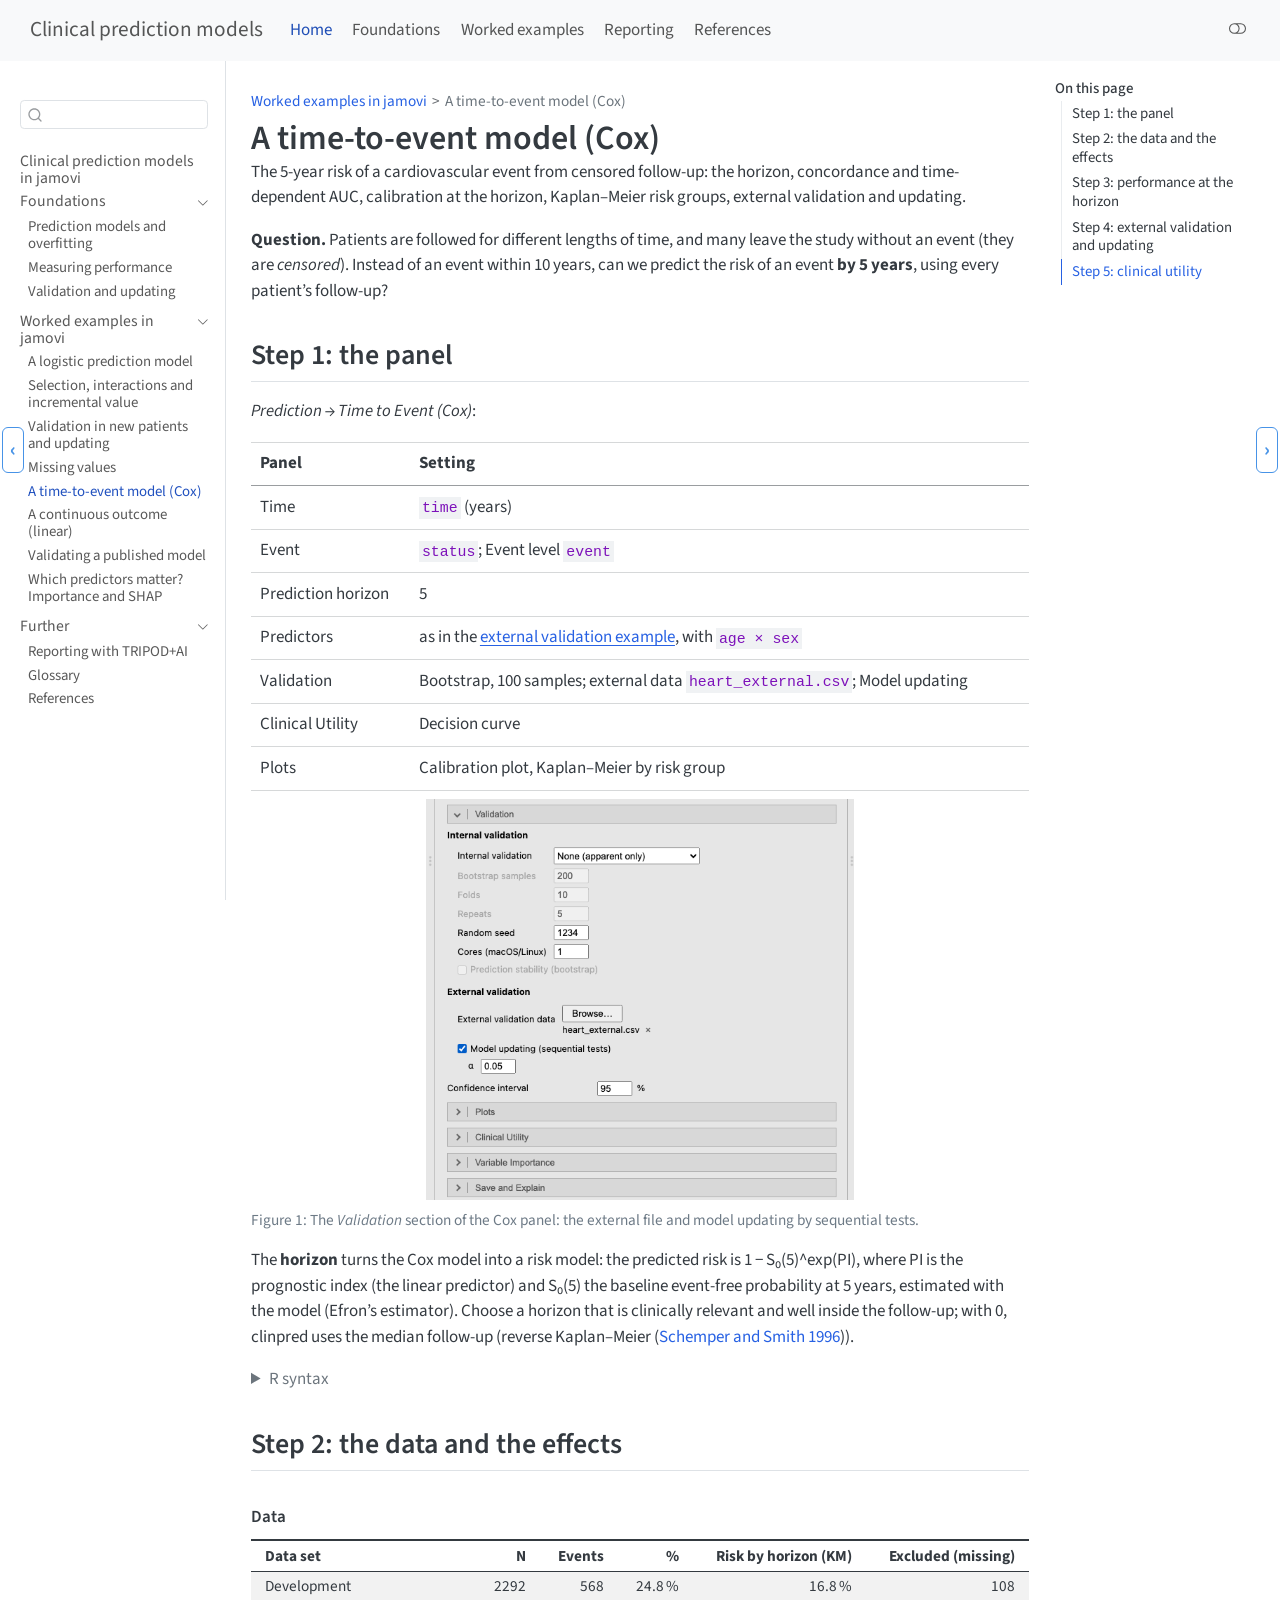
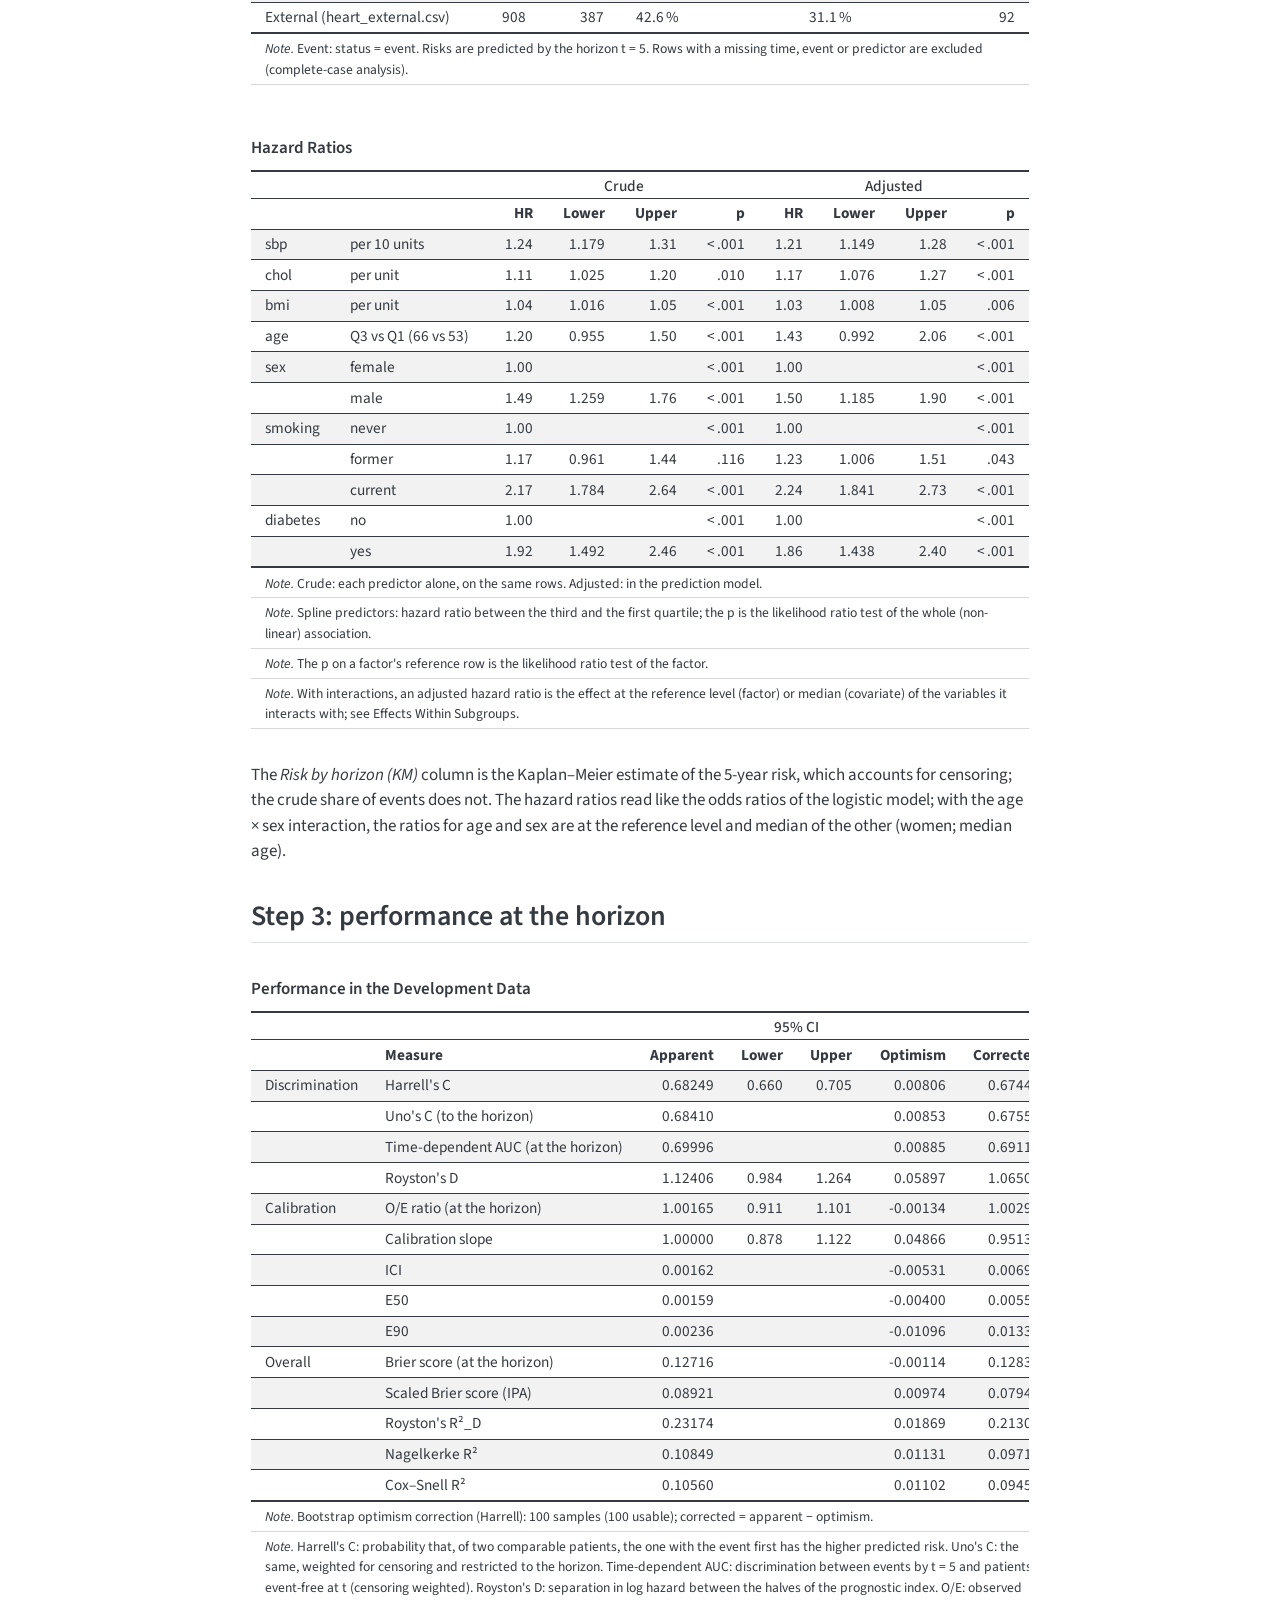
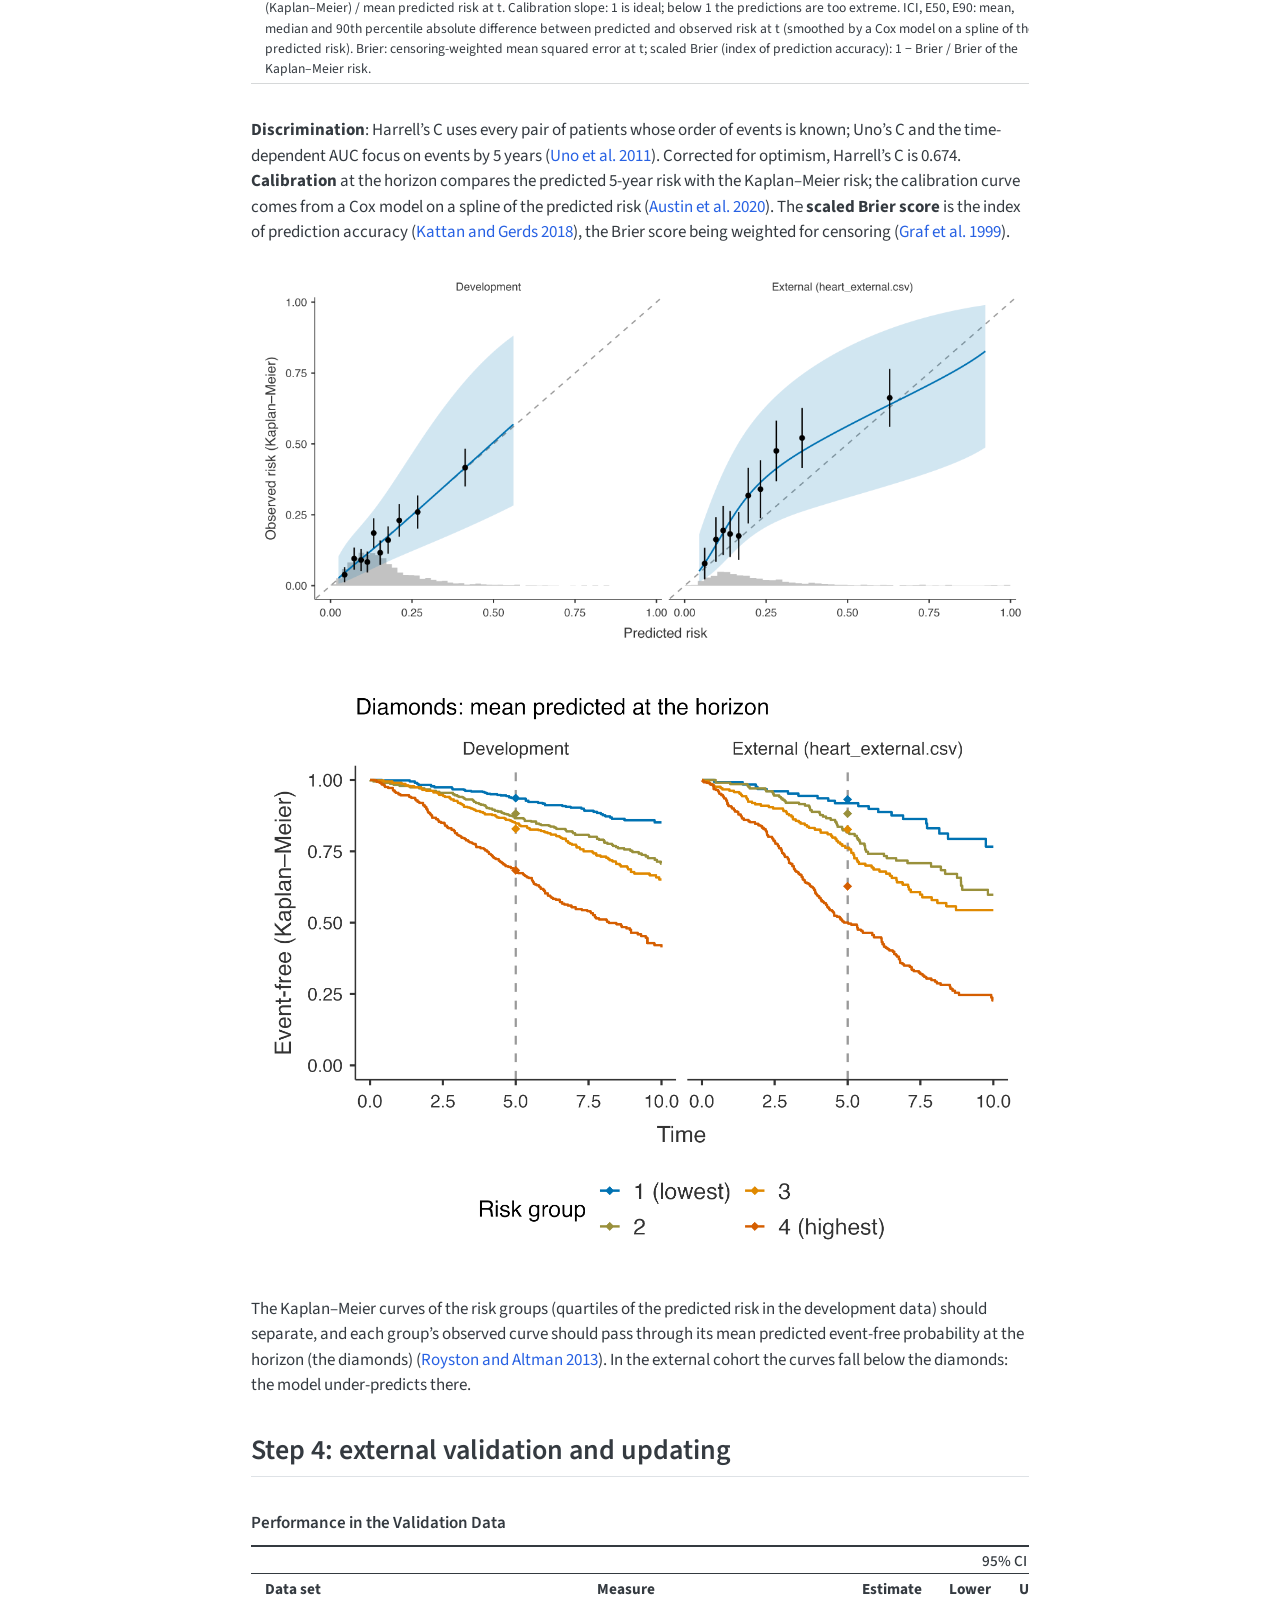
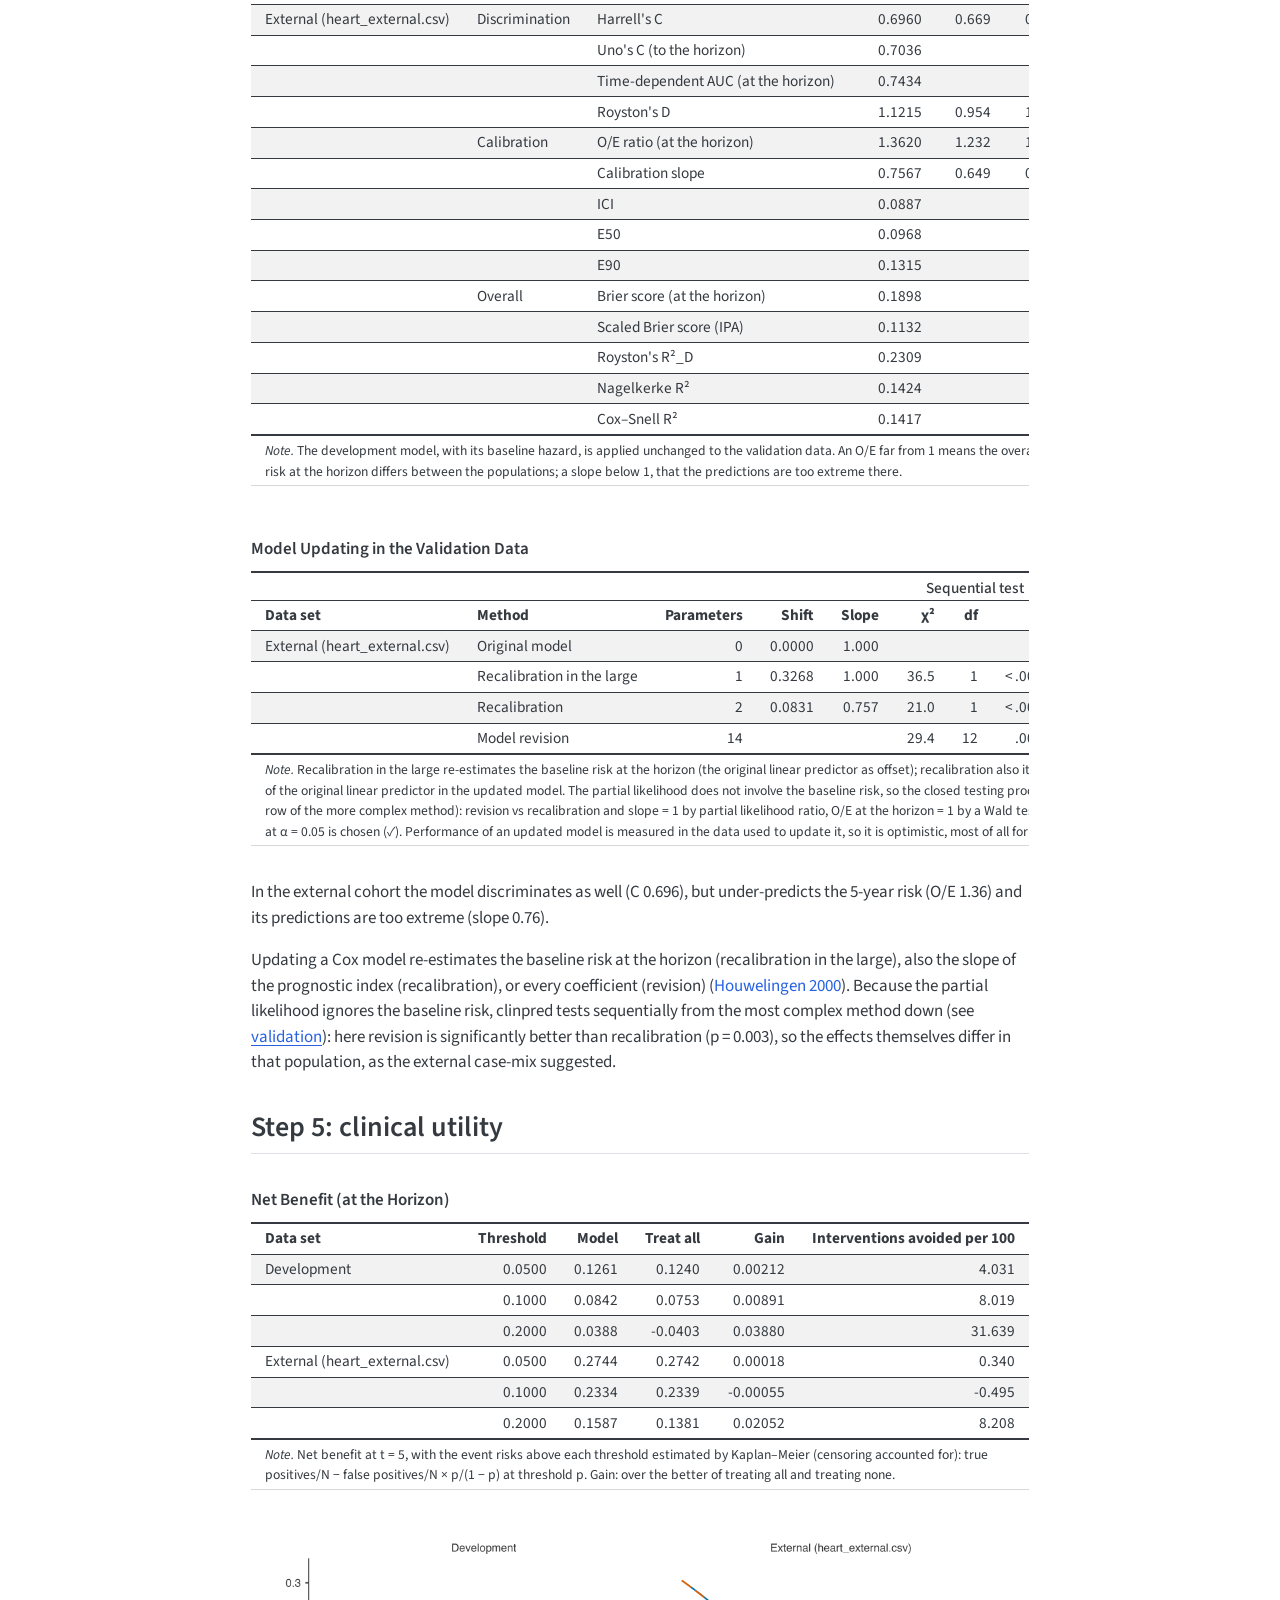
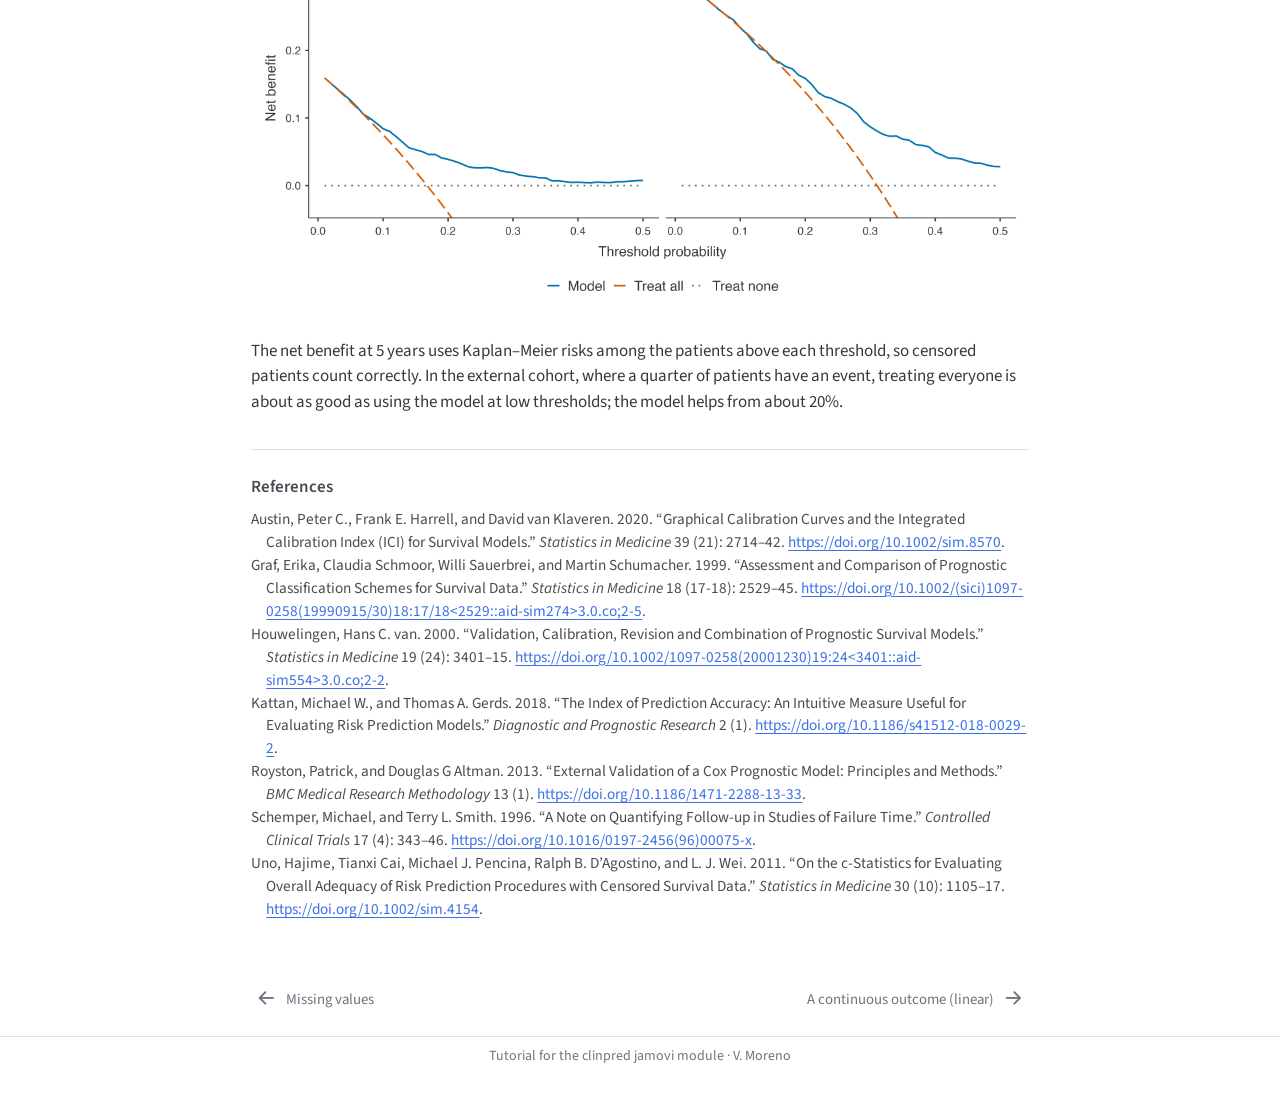
<file: docs/worked/cox.html>
<!DOCTYPE html>
<html xmlns="http://www.w3.org/1999/xhtml" lang="en" xml:lang="en"><head>

<meta charset="utf-8">
<meta name="generator" content="quarto-1.10.18">

<meta name="viewport" content="width=device-width, initial-scale=1.0, user-scalable=yes">

<meta name="description" content="The 5-year risk of a cardiovascular event from censored follow-up: the horizon, concordance and time-dependent AUC, calibration at the horizon, Kaplan–Meier risk groups, external validation and updating.">

<title>A time-to-event model (Cox) – Clinical prediction models</title>
<style>
/* Default styles provided by pandoc.
** See https://pandoc.org/MANUAL.html#variables-for-html for config info.
*/
span.smallcaps{font-variant: small-caps;}
div.columns{display: flex; gap: 1.5em;}
div.column{flex: auto;}
@media screen {
div.columns{gap: min(4vw, 1.5em);}
div.column{overflow-x: auto;}
}
div.hanging-indent{margin-left: 1.5em; text-indent: -1.5em;}
ul.task-list{list-style: none;}
ul.task-list li input[type="checkbox"] {
  width: 0.8em;
  margin: 0 0.8em 0.2em -1em; /* quarto-specific, see https://github.com/quarto-dev/quarto-cli/issues/4556 */ 
  vertical-align: middle;
}
/* CSS for syntax highlighting */
html { -webkit-text-size-adjust: 100%; }
pre > code.sourceCode { white-space: pre; position: relative; }
pre > code.sourceCode > span { display: inline-block; line-height: 1.25; }
pre > code.sourceCode > span:empty { height: 1.2em; }
.sourceCode { overflow: visible; }
code.sourceCode > span { color: inherit; text-decoration: inherit; }
div.sourceCode { margin: 1em 0; }
pre.sourceCode { margin: 0; }
@media screen {
div.sourceCode { overflow: auto; }
}
@media print {
pre > code.sourceCode { white-space: pre-wrap; }
pre > code.sourceCode > span { text-indent: -5em; padding-left: 5em; }
}
pre.numberSource code
  { counter-reset: source-line 0; }
pre.numberSource code > span
  { position: relative; left: -4em; counter-increment: source-line; }
pre.numberSource code > span > a:first-child::before
  { content: counter(source-line);
    position: relative; left: -1em; text-align: right; vertical-align: baseline;
    border: none; display: inline-block;
    -webkit-touch-callout: none; -webkit-user-select: none;
    -khtml-user-select: none; -moz-user-select: none;
    -ms-user-select: none; user-select: none;
    padding: 0 4px; width: 4em;
  }
pre.numberSource { margin-left: 3em;  padding-left: 4px; }
div.sourceCode
  {   }
@media screen {
pre > code.sourceCode > span > a:first-child::before { text-decoration: underline; }
}
/* CSS for citations */
div.csl-bib-body { }
div.csl-entry {
  clear: both;
}
.hanging-indent div.csl-entry {
  margin-left:2em;
  text-indent:-2em;
}
div.csl-left-margin {
  min-width:2em;
  float:left;
}
div.csl-right-inline {
  margin-left:2em;
  padding-left:1em;
}
div.csl-indent {
  margin-left: 2em;
}</style>


<script src="../site_libs/quarto-nav/quarto-nav.js"></script>
<script src="../site_libs/quarto-nav/headroom.min.js"></script>
<script src="../site_libs/clipboard/clipboard.min.js"></script>
<script src="../site_libs/quarto-search/autocomplete.umd.js"></script>
<script src="../site_libs/quarto-search/fuse.min.js"></script>
<script src="../site_libs/quarto-search/quarto-search.js"></script>
<meta name="quarto:offset" content="../">
<link href="../worked/linear.html" rel="next">
<link href="../worked/missing.html" rel="prev">
<script src="../site_libs/quarto-html/quarto.js" type="module"></script>
<script src="../site_libs/quarto-html/tabsets/tabsets.js" type="module"></script>
<script src="../site_libs/quarto-html/popper.min.js"></script>
<script src="../site_libs/quarto-html/tippy.umd.min.js"></script>
<script src="../site_libs/quarto-html/anchor.min.js"></script>
<link href="../site_libs/quarto-html/tippy.css" rel="stylesheet">
<link href="../site_libs/quarto-html/quarto-syntax-highlighting-64a204ab8560d761af7679ceaba22944.css" rel="stylesheet" class="quarto-color-scheme" id="quarto-text-highlighting-styles">
<link href="../site_libs/quarto-html/quarto-syntax-highlighting-dark-b85bc7c33db8c58e0ec93c3465666fed.css" rel="stylesheet" class="quarto-color-scheme quarto-color-alternate" id="quarto-text-highlighting-styles">
<link href="../site_libs/quarto-html/quarto-syntax-highlighting-64a204ab8560d761af7679ceaba22944.css" rel="stylesheet" class="quarto-color-scheme-extra" id="quarto-text-highlighting-styles">
<script src="../site_libs/bootstrap/bootstrap.min.js"></script>
<link href="../site_libs/bootstrap/bootstrap-icons.css" rel="stylesheet">
<link href="../site_libs/bootstrap/bootstrap-e5e84f5a70260acdabf710505354887c.min.css" rel="stylesheet" append-hash="true" class="quarto-color-scheme" id="quarto-bootstrap" data-mode="light">
<link href="../site_libs/bootstrap/bootstrap-dark-4143a9d5f9d8f9deb4202a6d60211dcc.min.css" rel="stylesheet" append-hash="true" class="quarto-color-scheme quarto-color-alternate" id="quarto-bootstrap" data-mode="dark">
<link href="../site_libs/bootstrap/bootstrap-e5e84f5a70260acdabf710505354887c.min.css" rel="stylesheet" append-hash="true" class="quarto-color-scheme-extra" id="quarto-bootstrap" data-mode="light">
<script id="quarto-search-options" type="application/json">{
  "location": "sidebar",
  "copy-button": false,
  "collapse-after": 3,
  "panel-placement": "start",
  "type": "textbox",
  "limit": 50,
  "keyboard-shortcut": [
    "f",
    "/",
    "s"
  ],
  "language": {
    "search-no-results-text": "No results",
    "search-matching-documents-text": "matching documents",
    "search-copy-link-title": "Copy link to search",
    "search-hide-matches-text": "Hide additional matches",
    "search-more-match-text": "more match in this document",
    "search-more-matches-text": "more matches in this document",
    "search-clear-button-title": "Clear",
    "search-text-placeholder": "",
    "search-detached-cancel-button-title": "Cancel",
    "search-submit-button-title": "Submit",
    "search-label": "Search"
  }
}</script>


<link rel="stylesheet" href="../styles.css">
</head>

<body class="nav-sidebar docked nav-fixed quarto-light"><script id="quarto-html-before-body" type="application/javascript">
    const toggleBodyColorMode = (bsSheetEl) => {
      const mode = bsSheetEl.getAttribute("data-mode");
      const bodyEl = window.document.querySelector("body");
      if (mode === "dark") {
        bodyEl.classList.add("quarto-dark");
        bodyEl.classList.remove("quarto-light");
      } else {
        bodyEl.classList.add("quarto-light");
        bodyEl.classList.remove("quarto-dark");
      }
    }
    const toggleBodyColorPrimary = () => {
      const bsSheetEl = window.document.querySelector("link#quarto-bootstrap:not([rel=disabled-stylesheet])");
      if (bsSheetEl) {
        toggleBodyColorMode(bsSheetEl);
      }
    }
    const setColorSchemeToggle = (alternate) => {
      const toggles = window.document.querySelectorAll('.quarto-color-scheme-toggle');
      for (let i=0; i < toggles.length; i++) {
        const toggle = toggles[i];
        if (toggle) {
          if (alternate) {
            toggle.classList.add("alternate");
          } else {
            toggle.classList.remove("alternate");
          }
        }
      }
    };
    const toggleColorMode = (alternate) => {
      // Switch the stylesheets
      const primaryStylesheets = window.document.querySelectorAll('link.quarto-color-scheme:not(.quarto-color-alternate)');
      const alternateStylesheets = window.document.querySelectorAll('link.quarto-color-scheme.quarto-color-alternate');
      manageTransitions('#quarto-margin-sidebar .nav-link', false);
      if (alternate) {
        // note: dark is layered on light, we don't disable primary!
        enableStylesheet(alternateStylesheets);
        for (const sheetNode of alternateStylesheets) {
          if (sheetNode.id === "quarto-bootstrap") {
            toggleBodyColorMode(sheetNode);
          }
        }
      } else {
        disableStylesheet(alternateStylesheets);
        enableStylesheet(primaryStylesheets)
        toggleBodyColorPrimary();
      }
      manageTransitions('#quarto-margin-sidebar .nav-link', true);
      // Switch the toggles
      setColorSchemeToggle(alternate)
      // Hack to workaround the fact that safari doesn't
      // properly recolor the scrollbar when toggling (#1455)
      if (navigator.userAgent.indexOf('Safari') > 0 && navigator.userAgent.indexOf('Chrome') == -1) {
        manageTransitions("body", false);
        window.scrollTo(0, 1);
        setTimeout(() => {
          window.scrollTo(0, 0);
          manageTransitions("body", true);
        }, 40);
      }
    }
    const disableStylesheet = (stylesheets) => {
      for (let i=0; i < stylesheets.length; i++) {
        const stylesheet = stylesheets[i];
        stylesheet.rel = 'disabled-stylesheet';
      }
    }
    const enableStylesheet = (stylesheets) => {
      for (let i=0; i < stylesheets.length; i++) {
        const stylesheet = stylesheets[i];
        if(stylesheet.rel !== 'stylesheet') { // for Chrome, which will still FOUC without this check
          stylesheet.rel = 'stylesheet';
        }
      }
    }
    const manageTransitions = (selector, allowTransitions) => {
      const els = window.document.querySelectorAll(selector);
      for (let i=0; i < els.length; i++) {
        const el = els[i];
        if (allowTransitions) {
          el.classList.remove('notransition');
        } else {
          el.classList.add('notransition');
        }
      }
    }
    const isFileUrl = () => {
      return window.location.protocol === 'file:';
    }
    const hasAlternateSentinel = () => {
      let styleSentinel = getColorSchemeSentinel();
      if (styleSentinel !== null) {
        return styleSentinel === "alternate";
      } else {
        return false;
      }
    }
    const setStyleSentinel = (alternate) => {
      const value = alternate ? "alternate" : "default";
      if (!isFileUrl()) {
        window.localStorage.setItem("quarto-color-scheme", value);
      } else {
        localAlternateSentinel = value;
      }
    }
    const getColorSchemeSentinel = () => {
      if (!isFileUrl()) {
        const storageValue = window.localStorage.getItem("quarto-color-scheme");
        return storageValue != null ? storageValue : localAlternateSentinel;
      } else {
        return localAlternateSentinel;
      }
    }
    const toggleGiscusIfUsed = (isAlternate, darkModeDefault) => {
      const baseTheme = document.querySelector('#giscus-base-theme')?.value ?? 'light';
      const alternateTheme = document.querySelector('#giscus-alt-theme')?.value ?? 'dark';
      let newTheme = '';
      if(authorPrefersDark) {
        newTheme = isAlternate ? baseTheme : alternateTheme;
      } else {
        newTheme = isAlternate ? alternateTheme : baseTheme;
      }
      const changeGiscusTheme = () => {
        // From: https://github.com/giscus/giscus/issues/336
        const sendMessage = (message) => {
          const iframe = document.querySelector('iframe.giscus-frame');
          if (!iframe) return;
          iframe.contentWindow.postMessage({ giscus: message }, 'https://giscus.app');
        }
        sendMessage({
          setConfig: {
            theme: newTheme
          }
        });
      }
      const isGiscussLoaded = window.document.querySelector('iframe.giscus-frame') !== null;
      if (isGiscussLoaded) {
        changeGiscusTheme();
      }
    };
    const authorPrefersDark = false;
    const darkModeDefault = authorPrefersDark;
      document.querySelector('link#quarto-text-highlighting-styles.quarto-color-scheme-extra').rel = 'disabled-stylesheet';
      document.querySelector('link#quarto-bootstrap.quarto-color-scheme-extra').rel = 'disabled-stylesheet';
    let localAlternateSentinel = darkModeDefault ? 'alternate' : 'default';
    // Dark / light mode switch
    window.quartoToggleColorScheme = () => {
      // Read the current dark / light value
      let toAlternate = !hasAlternateSentinel();
      toggleColorMode(toAlternate);
      setStyleSentinel(toAlternate);
      toggleGiscusIfUsed(toAlternate, darkModeDefault);
      window.dispatchEvent(new Event('resize'));
    };
    // Switch to dark mode if need be
    if (hasAlternateSentinel()) {
      toggleColorMode(true);
    } else {
      toggleColorMode(false);
    }
  </script>

<div id="quarto-search-results"></div>
  <header id="quarto-header" class="headroom fixed-top">
    <nav class="navbar navbar-expand-lg " data-bs-theme="dark">
      <div class="navbar-container container-fluid">
      <div class="navbar-brand-container mx-auto">
    <a class="navbar-brand" href="../index.html">
    <span class="navbar-title">Clinical prediction models</span>
    </a>
  </div>
          <button class="navbar-toggler" type="button" data-bs-toggle="collapse" data-bs-target="#navbarCollapse" aria-controls="navbarCollapse" role="menu" aria-expanded="false" aria-label="Toggle navigation" onclick="if (window.quartoToggleHeadroom) { window.quartoToggleHeadroom(); }">
  <span class="navbar-toggler-icon"></span>
</button>
          <div class="collapse navbar-collapse" id="navbarCollapse">
            <ul class="navbar-nav navbar-nav-scroll me-auto">
  <li class="nav-item">
    <a class="nav-link active" href="../index.html" aria-current="page"> 
<span class="menu-text">Home</span></a>
  </li>  
  <li class="nav-item">
    <a class="nav-link" href="../foundations/prediction-models.html"> 
<span class="menu-text">Foundations</span></a>
  </li>  
  <li class="nav-item">
    <a class="nav-link" href="../worked/logistic.html"> 
<span class="menu-text">Worked examples</span></a>
  </li>  
  <li class="nav-item">
    <a class="nav-link" href="../further/reporting.html"> 
<span class="menu-text">Reporting</span></a>
  </li>  
  <li class="nav-item">
    <a class="nav-link" href="../references.html"> 
<span class="menu-text">References</span></a>
  </li>  
</ul>
          </div> <!-- /navcollapse -->
            <div class="quarto-navbar-tools">
  <a href="" class="quarto-color-scheme-toggle quarto-navigation-tool  px-1" onclick="window.quartoToggleColorScheme(); return false;" title="Toggle dark mode"><i class="bi"></i></a>
</div>
      </div> <!-- /container-fluid -->
    </nav>
  <nav class="quarto-secondary-nav">
    <div class="container-fluid d-flex">
      <button type="button" class="quarto-btn-toggle btn" data-bs-toggle="collapse" role="button" data-bs-target=".quarto-sidebar-collapse-item" aria-controls="quarto-sidebar" aria-expanded="false" aria-label="Toggle sidebar navigation" onclick="if (window.quartoToggleHeadroom) { window.quartoToggleHeadroom(); }">
        <i class="bi bi-layout-text-sidebar-reverse"></i>
      </button>
        <nav class="quarto-page-breadcrumbs" aria-label="breadcrumb"><ol class="breadcrumb"><li class="breadcrumb-item"><a href="../worked/logistic.html">Worked examples in jamovi</a></li><li class="breadcrumb-item"><a href="../worked/cox.html">A time-to-event model (Cox)</a></li></ol></nav>
        <a class="flex-grow-1" role="navigation" data-bs-toggle="collapse" data-bs-target=".quarto-sidebar-collapse-item" aria-controls="quarto-sidebar" aria-expanded="false" aria-label="Toggle sidebar navigation" onclick="if (window.quartoToggleHeadroom) { window.quartoToggleHeadroom(); }">      
        </a>
      <button type="button" class="btn quarto-search-button" aria-label="Search" onclick="window.quartoOpenSearch();">
        <i class="bi bi-search"></i>
      </button>
    </div>
  </nav>
</header>
<!-- content -->
<div id="quarto-content" class="quarto-container page-columns page-rows-contents page-layout-article page-navbar">
<!-- sidebar -->
  <nav id="quarto-sidebar" class="sidebar collapse collapse-horizontal quarto-sidebar-collapse-item sidebar-navigation docked overflow-auto">
        <div class="mt-2 flex-shrink-0 align-items-center">
        <div class="sidebar-search">
        <div id="quarto-search" class="" title="Search"></div>
        </div>
        </div>
    <div class="sidebar-menu-container"> 
    <ul class="list-unstyled mt-1">
        <li class="sidebar-item">
  <div class="sidebar-item-container"> 
  <a href="../index.html" class="sidebar-item-text sidebar-link">
 <span class="menu-text">Clinical prediction models in jamovi</span></a>
  </div>
</li>
        <li class="sidebar-item sidebar-item-section">
      <div class="sidebar-item-container"> 
            <a class="sidebar-item-text sidebar-link text-start" data-bs-toggle="collapse" data-bs-target="#quarto-sidebar-section-1" role="navigation" aria-expanded="true">
 <span class="menu-text">Foundations</span></a>
          <a class="sidebar-item-toggle text-start" data-bs-toggle="collapse" data-bs-target="#quarto-sidebar-section-1" role="navigation" aria-expanded="true" aria-label="Toggle section">
            <i class="bi bi-chevron-right ms-2"></i>
          </a> 
      </div>
      <ul id="quarto-sidebar-section-1" class="collapse list-unstyled sidebar-section depth1 show">  
          <li class="sidebar-item">
  <div class="sidebar-item-container"> 
  <a href="../foundations/prediction-models.html" class="sidebar-item-text sidebar-link">
 <span class="menu-text">Prediction models and overfitting</span></a>
  </div>
</li>
          <li class="sidebar-item">
  <div class="sidebar-item-container"> 
  <a href="../foundations/performance.html" class="sidebar-item-text sidebar-link">
 <span class="menu-text">Measuring performance</span></a>
  </div>
</li>
          <li class="sidebar-item">
  <div class="sidebar-item-container"> 
  <a href="../foundations/validation.html" class="sidebar-item-text sidebar-link">
 <span class="menu-text">Validation and updating</span></a>
  </div>
</li>
      </ul>
  </li>
        <li class="sidebar-item sidebar-item-section">
      <div class="sidebar-item-container"> 
            <a class="sidebar-item-text sidebar-link text-start" data-bs-toggle="collapse" data-bs-target="#quarto-sidebar-section-2" role="navigation" aria-expanded="true">
 <span class="menu-text">Worked examples in jamovi</span></a>
          <a class="sidebar-item-toggle text-start" data-bs-toggle="collapse" data-bs-target="#quarto-sidebar-section-2" role="navigation" aria-expanded="true" aria-label="Toggle section">
            <i class="bi bi-chevron-right ms-2"></i>
          </a> 
      </div>
      <ul id="quarto-sidebar-section-2" class="collapse list-unstyled sidebar-section depth1 show">  
          <li class="sidebar-item">
  <div class="sidebar-item-container"> 
  <a href="../worked/logistic.html" class="sidebar-item-text sidebar-link">
 <span class="menu-text">A logistic prediction model</span></a>
  </div>
</li>
          <li class="sidebar-item">
  <div class="sidebar-item-container"> 
  <a href="../worked/selection.html" class="sidebar-item-text sidebar-link">
 <span class="menu-text">Selection, interactions and incremental value</span></a>
  </div>
</li>
          <li class="sidebar-item">
  <div class="sidebar-item-container"> 
  <a href="../worked/external.html" class="sidebar-item-text sidebar-link">
 <span class="menu-text">Validation in new patients and updating</span></a>
  </div>
</li>
          <li class="sidebar-item">
  <div class="sidebar-item-container"> 
  <a href="../worked/missing.html" class="sidebar-item-text sidebar-link">
 <span class="menu-text">Missing values</span></a>
  </div>
</li>
          <li class="sidebar-item">
  <div class="sidebar-item-container"> 
  <a href="../worked/cox.html" class="sidebar-item-text sidebar-link active">
 <span class="menu-text">A time-to-event model (Cox)</span></a>
  </div>
</li>
          <li class="sidebar-item">
  <div class="sidebar-item-container"> 
  <a href="../worked/linear.html" class="sidebar-item-text sidebar-link">
 <span class="menu-text">A continuous outcome (linear)</span></a>
  </div>
</li>
          <li class="sidebar-item">
  <div class="sidebar-item-container"> 
  <a href="../worked/published.html" class="sidebar-item-text sidebar-link">
 <span class="menu-text">Validating a published model</span></a>
  </div>
</li>
          <li class="sidebar-item">
  <div class="sidebar-item-container"> 
  <a href="../worked/importance.html" class="sidebar-item-text sidebar-link">
 <span class="menu-text">Which predictors matter? Importance and SHAP</span></a>
  </div>
</li>
      </ul>
  </li>
        <li class="sidebar-item sidebar-item-section">
      <div class="sidebar-item-container"> 
            <a class="sidebar-item-text sidebar-link text-start" data-bs-toggle="collapse" data-bs-target="#quarto-sidebar-section-3" role="navigation" aria-expanded="true">
 <span class="menu-text">Further</span></a>
          <a class="sidebar-item-toggle text-start" data-bs-toggle="collapse" data-bs-target="#quarto-sidebar-section-3" role="navigation" aria-expanded="true" aria-label="Toggle section">
            <i class="bi bi-chevron-right ms-2"></i>
          </a> 
      </div>
      <ul id="quarto-sidebar-section-3" class="collapse list-unstyled sidebar-section depth1 show">  
          <li class="sidebar-item">
  <div class="sidebar-item-container"> 
  <a href="../further/reporting.html" class="sidebar-item-text sidebar-link">
 <span class="menu-text">Reporting with TRIPOD+AI</span></a>
  </div>
</li>
          <li class="sidebar-item">
  <div class="sidebar-item-container"> 
  <a href="../further/glossary.html" class="sidebar-item-text sidebar-link">
 <span class="menu-text">Glossary</span></a>
  </div>
</li>
          <li class="sidebar-item">
  <div class="sidebar-item-container"> 
  <a href="../references.html" class="sidebar-item-text sidebar-link">
 <span class="menu-text">References</span></a>
  </div>
</li>
      </ul>
  </li>
    </ul>
    </div>
</nav>
<div id="quarto-sidebar-glass" class="quarto-sidebar-collapse-item" data-bs-toggle="collapse" data-bs-target=".quarto-sidebar-collapse-item"></div>
<!-- margin-sidebar -->
    <div id="quarto-margin-sidebar" class="sidebar margin-sidebar">
        <nav id="TOC" role="doc-toc" class="toc-active">
    <h2 id="toc-title">On this page</h2>
   
  <ul>
  <li><a href="#step-1-the-panel" id="toc-step-1-the-panel" class="nav-link active" data-scroll-target="#step-1-the-panel">Step 1: the panel</a></li>
  <li><a href="#step-2-the-data-and-the-effects" id="toc-step-2-the-data-and-the-effects" class="nav-link" data-scroll-target="#step-2-the-data-and-the-effects">Step 2: the data and the effects</a></li>
  <li><a href="#step-3-performance-at-the-horizon" id="toc-step-3-performance-at-the-horizon" class="nav-link" data-scroll-target="#step-3-performance-at-the-horizon">Step 3: performance at the horizon</a></li>
  <li><a href="#step-4-external-validation-and-updating" id="toc-step-4-external-validation-and-updating" class="nav-link" data-scroll-target="#step-4-external-validation-and-updating">Step 4: external validation and updating</a></li>
  <li><a href="#step-5-clinical-utility" id="toc-step-5-clinical-utility" class="nav-link" data-scroll-target="#step-5-clinical-utility">Step 5: clinical utility</a></li>
  </ul>
</nav>
    </div>
<!-- main -->
<main class="content" id="quarto-document-content">


<header id="title-block-header" class="quarto-title-block default"><nav class="quarto-page-breadcrumbs quarto-title-breadcrumbs d-none d-lg-block" aria-label="breadcrumb"><ol class="breadcrumb"><li class="breadcrumb-item"><a href="../worked/logistic.html">Worked examples in jamovi</a></li><li class="breadcrumb-item"><a href="../worked/cox.html">A time-to-event model (Cox)</a></li></ol></nav>
<div class="quarto-title">
<h1 class="title">A time-to-event model (Cox)</h1>
</div>

<div>
  <div class="description">
    The 5-year risk of a cardiovascular event from censored follow-up: the horizon, concordance and time-dependent AUC, calibration at the horizon, Kaplan–Meier risk groups, external validation and updating.
  </div>
</div>


<div class="quarto-title-meta">

    
  
    
  </div>
  


</header>


<p><strong>Question.</strong> Patients are followed for different lengths of time, and many leave the study without an event (they are <em>censored</em>). Instead of an event within 10 years, can we predict the risk of an event <strong>by 5 years</strong>, using every patient’s follow-up?</p>
<section id="step-1-the-panel" class="level2">
<h2 class="anchored" data-anchor-id="step-1-the-panel">Step 1: the panel</h2>
<p><em>Prediction → Time to Event (Cox)</em>:</p>
<table class="caption-top table">
<thead>
<tr class="header">
<th>Panel</th>
<th>Setting</th>
</tr>
</thead>
<tbody>
<tr class="odd">
<td>Time</td>
<td><code>time</code> (years)</td>
</tr>
<tr class="even">
<td>Event</td>
<td><code>status</code>; Event level <code>event</code></td>
</tr>
<tr class="odd">
<td>Prediction horizon</td>
<td>5</td>
</tr>
<tr class="even">
<td>Predictors</td>
<td>as in the <a href="../worked/external.html">external validation example</a>, with <code>age × sex</code></td>
</tr>
<tr class="odd">
<td>Validation</td>
<td>Bootstrap, 100 samples; external data <code>heart_external.csv</code>; Model updating</td>
</tr>
<tr class="even">
<td>Clinical Utility</td>
<td>Decision curve</td>
</tr>
<tr class="odd">
<td>Plots</td>
<td>Calibration plot, Kaplan–Meier by risk group</td>
</tr>
</tbody>
</table>
<div id="fig-panel-cox" class="quarto-float quarto-figure quarto-figure-center anchored">
<figure class="quarto-float quarto-float-fig figure">
<div aria-describedby="fig-panel-cox-caption-0ceaefa1-69ba-4598-a22c-09a6ac19f8ca">
<img src="../screenshots/cox-validation-options.png" class="img-fluid figure-img" style="width:55.0%">
</div>
<figcaption class="quarto-float-caption-bottom quarto-float-caption quarto-float-fig" id="fig-panel-cox-caption-0ceaefa1-69ba-4598-a22c-09a6ac19f8ca">
Figure&nbsp;1: The <em>Validation</em> section of the Cox panel: the external file and model updating by sequential tests.
</figcaption>
</figure>
</div>
<p>The <strong>horizon</strong> turns the Cox model into a risk model: the predicted risk is 1 − S₀(5)^exp(PI), where PI is the prognostic index (the linear predictor) and S₀(5) the baseline event-free probability at 5 years, estimated with the model (Efron’s estimator). Choose a horizon that is clinically relevant and well inside the follow-up; with 0, clinpred uses the median follow-up (reverse Kaplan–Meier <span class="citation" data-cites="schemper1996">(<a href="#ref-schemper1996" role="doc-biblioref">Schemper and Smith 1996</a>)</span>).</p>
<div class="cell">
<details class="code-fold">
<summary>R syntax</summary>
<div class="code-copy-outer-scaffold"><div class="sourceCode cell-code" id="cb1"><pre class="sourceCode r code-with-copy"><code class="sourceCode r"><span id="cb1-1"><a href="#cb1-1" aria-hidden="true" tabindex="-1"></a>r <span class="ot">&lt;-</span> <span class="fu">cpCox</span>(<span class="at">data =</span> heart, <span class="at">time =</span> <span class="st">"time"</span>, <span class="at">status =</span> <span class="st">"status"</span>, <span class="at">eventLevel =</span> <span class="st">"event"</span>, <span class="at">horizon =</span> <span class="dv">5</span>,</span>
<span id="cb1-2"><a href="#cb1-2" aria-hidden="true" tabindex="-1"></a>           <span class="at">covs =</span> <span class="fu">c</span>(<span class="st">"sbp"</span>, <span class="st">"chol"</span>, <span class="st">"bmi"</span>), <span class="at">splineVars =</span> <span class="st">"age"</span>,</span>
<span id="cb1-3"><a href="#cb1-3" aria-hidden="true" tabindex="-1"></a>           <span class="at">factors =</span> <span class="fu">c</span>(<span class="st">"sex"</span>, <span class="st">"smoking"</span>, <span class="st">"diabetes"</span>),</span>
<span id="cb1-4"><a href="#cb1-4" aria-hidden="true" tabindex="-1"></a>           <span class="at">covScales =</span> <span class="fu">list</span>(<span class="fu">list</span>(<span class="at">var =</span> <span class="st">"sbp"</span>, <span class="at">scale =</span> <span class="st">"ten"</span>)),</span>
<span id="cb1-5"><a href="#cb1-5" aria-hidden="true" tabindex="-1"></a>           <span class="at">interactions =</span> <span class="fu">list</span>(<span class="fu">list</span>(<span class="st">"age"</span>, <span class="st">"sex"</span>)), <span class="at">oddsRatios =</span> <span class="cn">TRUE</span>,</span>
<span id="cb1-6"><a href="#cb1-6" aria-hidden="true" tabindex="-1"></a>           <span class="at">validation =</span> <span class="st">"boot"</span>, <span class="at">nBoot =</span> <span class="dv">100</span>, <span class="at">seed =</span> <span class="dv">1</span>,</span>
<span id="cb1-7"><a href="#cb1-7" aria-hidden="true" tabindex="-1"></a>           <span class="at">extFile =</span> <span class="fu">list</span>(<span class="at">path =</span> <span class="st">"heart_external.csv"</span>), <span class="at">updating =</span> <span class="cn">TRUE</span>,</span>
<span id="cb1-8"><a href="#cb1-8" aria-hidden="true" tabindex="-1"></a>           <span class="at">calPlot =</span> <span class="cn">TRUE</span>, <span class="at">kmPlot =</span> <span class="cn">TRUE</span>, <span class="at">dca =</span> <span class="cn">TRUE</span>, <span class="at">explain =</span> <span class="cn">TRUE</span>)</span></code></pre></div><button title="Copy to Clipboard" class="code-copy-button"><i class="bi"></i></button></div>
</details>
</div>
</section>
<section id="step-2-the-data-and-the-effects" class="level2">
<h2 class="anchored" data-anchor-id="step-2-the-data-and-the-effects">Step 2: the data and the effects</h2>
<div class="cell">
<div class="cell-output-display">
<div class="jtable">
<p class="jtitle">Data</p>

<table class="caption-top table table-sm table-striped small">
<thead>
<tr class="header">
<th data-quarto-table-cell-role="th">Data set</th>
<th class="num" data-quarto-table-cell-role="th">N</th>
<th class="num" data-quarto-table-cell-role="th">Events</th>
<th class="num" data-quarto-table-cell-role="th">%</th>
<th class="num" data-quarto-table-cell-role="th">Risk by horizon (KM)</th>
<th class="num" data-quarto-table-cell-role="th">Excluded (missing)</th>
</tr>
</thead>
<tbody>
<tr class="odd">
<td>Development</td>
<td class="num">2292</td>
<td class="num">568</td>
<td class="num">24.8 %</td>
<td class="num">16.8 %</td>
<td class="num">108</td>
</tr>
<tr class="even">
<td>External (heart_external.csv)</td>
<td class="num">908</td>
<td class="num">387</td>
<td class="num">42.6 %</td>
<td class="num">31.1 %</td>
<td class="num">92</td>
</tr>
</tbody><tfoot>
<tr class="odd">
<td colspan="6"><em>Note.</em> Event: status = event. Risks are predicted by the horizon t = 5. Rows with a missing time, event or predictor are excluded (complete-case analysis).</td>
</tr>
</tfoot>

</table>

</div>
</div>
<div class="cell-output-display">
<div class="jtable">
<p class="jtitle">Hazard Ratios</p>

<table class="caption-top table table-sm table-striped small">
<thead>
<tr class="super header">
<th colspan="2" data-quarto-table-cell-role="th"></th>
<th colspan="4" data-quarto-table-cell-role="th">Crude</th>
<th colspan="4" data-quarto-table-cell-role="th">Adjusted</th>
</tr>
<tr class="even">
<th data-quarto-table-cell-role="th"></th>
<th data-quarto-table-cell-role="th"></th>
<th class="num" data-quarto-table-cell-role="th">HR</th>
<th class="num" data-quarto-table-cell-role="th">Lower</th>
<th class="num" data-quarto-table-cell-role="th">Upper</th>
<th class="num" data-quarto-table-cell-role="th">p</th>
<th class="num" data-quarto-table-cell-role="th">HR</th>
<th class="num" data-quarto-table-cell-role="th">Lower</th>
<th class="num" data-quarto-table-cell-role="th">Upper</th>
<th class="num" data-quarto-table-cell-role="th">p</th>
</tr>
</thead>
<tbody>
<tr class="odd">
<td>sbp</td>
<td>per 10 units</td>
<td class="num">1.24</td>
<td class="num">1.179</td>
<td class="num">1.31</td>
<td class="num">&lt; .001</td>
<td class="num">1.21</td>
<td class="num">1.149</td>
<td class="num">1.28</td>
<td class="num">&lt; .001</td>
</tr>
<tr class="even">
<td>chol</td>
<td>per unit</td>
<td class="num">1.11</td>
<td class="num">1.025</td>
<td class="num">1.20</td>
<td class="num">.010</td>
<td class="num">1.17</td>
<td class="num">1.076</td>
<td class="num">1.27</td>
<td class="num">&lt; .001</td>
</tr>
<tr class="odd">
<td>bmi</td>
<td>per unit</td>
<td class="num">1.04</td>
<td class="num">1.016</td>
<td class="num">1.05</td>
<td class="num">&lt; .001</td>
<td class="num">1.03</td>
<td class="num">1.008</td>
<td class="num">1.05</td>
<td class="num">.006</td>
</tr>
<tr class="even">
<td>age</td>
<td>Q3 vs Q1 (66 vs 53)</td>
<td class="num">1.20</td>
<td class="num">0.955</td>
<td class="num">1.50</td>
<td class="num">&lt; .001</td>
<td class="num">1.43</td>
<td class="num">0.992</td>
<td class="num">2.06</td>
<td class="num">&lt; .001</td>
</tr>
<tr class="odd">
<td>sex</td>
<td>female</td>
<td class="num">1.00</td>
<td class="num"></td>
<td class="num"></td>
<td class="num">&lt; .001</td>
<td class="num">1.00</td>
<td class="num"></td>
<td class="num"></td>
<td class="num">&lt; .001</td>
</tr>
<tr class="even">
<td></td>
<td>male</td>
<td class="num">1.49</td>
<td class="num">1.259</td>
<td class="num">1.76</td>
<td class="num">&lt; .001</td>
<td class="num">1.50</td>
<td class="num">1.185</td>
<td class="num">1.90</td>
<td class="num">&lt; .001</td>
</tr>
<tr class="odd">
<td>smoking</td>
<td>never</td>
<td class="num">1.00</td>
<td class="num"></td>
<td class="num"></td>
<td class="num">&lt; .001</td>
<td class="num">1.00</td>
<td class="num"></td>
<td class="num"></td>
<td class="num">&lt; .001</td>
</tr>
<tr class="even">
<td></td>
<td>former</td>
<td class="num">1.17</td>
<td class="num">0.961</td>
<td class="num">1.44</td>
<td class="num">.116</td>
<td class="num">1.23</td>
<td class="num">1.006</td>
<td class="num">1.51</td>
<td class="num">.043</td>
</tr>
<tr class="odd">
<td></td>
<td>current</td>
<td class="num">2.17</td>
<td class="num">1.784</td>
<td class="num">2.64</td>
<td class="num">&lt; .001</td>
<td class="num">2.24</td>
<td class="num">1.841</td>
<td class="num">2.73</td>
<td class="num">&lt; .001</td>
</tr>
<tr class="even">
<td>diabetes</td>
<td>no</td>
<td class="num">1.00</td>
<td class="num"></td>
<td class="num"></td>
<td class="num">&lt; .001</td>
<td class="num">1.00</td>
<td class="num"></td>
<td class="num"></td>
<td class="num">&lt; .001</td>
</tr>
<tr class="odd">
<td></td>
<td>yes</td>
<td class="num">1.92</td>
<td class="num">1.492</td>
<td class="num">2.46</td>
<td class="num">&lt; .001</td>
<td class="num">1.86</td>
<td class="num">1.438</td>
<td class="num">2.40</td>
<td class="num">&lt; .001</td>
</tr>
</tbody><tfoot>
<tr class="odd">
<td colspan="10"><em>Note.</em> Crude: each predictor alone, on the same rows. Adjusted: in the prediction model.</td>
</tr>
<tr class="even">
<td colspan="10"><em>Note.</em> Spline predictors: hazard ratio between the third and the first quartile; the p is the likelihood ratio test of the whole (non-linear) association.</td>
</tr>
<tr class="odd">
<td colspan="10"><em>Note.</em> The p on a factor's reference row is the likelihood ratio test of the factor.</td>
</tr>
<tr class="even">
<td colspan="10"><em>Note.</em> With interactions, an adjusted hazard ratio is the effect at the reference level (factor) or median (covariate) of the variables it interacts with; see Effects Within Subgroups.</td>
</tr>
</tfoot>

</table>

</div>
</div>
</div>
<p>The <em>Risk by horizon (KM)</em> column is the Kaplan–Meier estimate of the 5-year risk, which accounts for censoring; the crude share of events does not. The hazard ratios read like the odds ratios of the logistic model; with the age × sex interaction, the ratios for age and sex are at the reference level and median of the other (women; median age).</p>
</section>
<section id="step-3-performance-at-the-horizon" class="level2">
<h2 class="anchored" data-anchor-id="step-3-performance-at-the-horizon">Step 3: performance at the horizon</h2>
<div class="cell">
<div class="cell-output-display">
<div class="jtable">
<p class="jtitle">Performance in the Development Data</p>

<table class="caption-top table table-sm table-striped small">
<thead>
<tr class="super header">
<th colspan="3" data-quarto-table-cell-role="th"></th>
<th colspan="2" data-quarto-table-cell-role="th">95% CI</th>
<th colspan="2" data-quarto-table-cell-role="th"></th>
</tr>
<tr class="even">
<th data-quarto-table-cell-role="th"></th>
<th data-quarto-table-cell-role="th">Measure</th>
<th class="num" data-quarto-table-cell-role="th">Apparent</th>
<th class="num" data-quarto-table-cell-role="th">Lower</th>
<th class="num" data-quarto-table-cell-role="th">Upper</th>
<th class="num" data-quarto-table-cell-role="th">Optimism</th>
<th class="num" data-quarto-table-cell-role="th">Corrected</th>
</tr>
</thead>
<tbody>
<tr class="odd">
<td>Discrimination</td>
<td>Harrell's C</td>
<td class="num">0.68249</td>
<td class="num">0.660</td>
<td class="num">0.705</td>
<td class="num">0.00806</td>
<td class="num">0.67443</td>
</tr>
<tr class="even">
<td></td>
<td>Uno's C (to the horizon)</td>
<td class="num">0.68410</td>
<td class="num"></td>
<td class="num"></td>
<td class="num">0.00853</td>
<td class="num">0.67558</td>
</tr>
<tr class="odd">
<td></td>
<td>Time-dependent AUC (at the horizon)</td>
<td class="num">0.69996</td>
<td class="num"></td>
<td class="num"></td>
<td class="num">0.00885</td>
<td class="num">0.69112</td>
</tr>
<tr class="even">
<td></td>
<td>Royston's D</td>
<td class="num">1.12406</td>
<td class="num">0.984</td>
<td class="num">1.264</td>
<td class="num">0.05897</td>
<td class="num">1.06509</td>
</tr>
<tr class="odd">
<td>Calibration</td>
<td>O/E ratio (at the horizon)</td>
<td class="num">1.00165</td>
<td class="num">0.911</td>
<td class="num">1.101</td>
<td class="num">-0.00134</td>
<td class="num">1.00299</td>
</tr>
<tr class="even">
<td></td>
<td>Calibration slope</td>
<td class="num">1.00000</td>
<td class="num">0.878</td>
<td class="num">1.122</td>
<td class="num">0.04866</td>
<td class="num">0.95134</td>
</tr>
<tr class="odd">
<td></td>
<td>ICI</td>
<td class="num">0.00162</td>
<td class="num"></td>
<td class="num"></td>
<td class="num">-0.00531</td>
<td class="num">0.00692</td>
</tr>
<tr class="even">
<td></td>
<td>E50</td>
<td class="num">0.00159</td>
<td class="num"></td>
<td class="num"></td>
<td class="num">-0.00400</td>
<td class="num">0.00559</td>
</tr>
<tr class="odd">
<td></td>
<td>E90</td>
<td class="num">0.00236</td>
<td class="num"></td>
<td class="num"></td>
<td class="num">-0.01096</td>
<td class="num">0.01332</td>
</tr>
<tr class="even">
<td>Overall</td>
<td>Brier score (at the horizon)</td>
<td class="num">0.12716</td>
<td class="num"></td>
<td class="num"></td>
<td class="num">-0.00114</td>
<td class="num">0.12830</td>
</tr>
<tr class="odd">
<td></td>
<td>Scaled Brier score (IPA)</td>
<td class="num">0.08921</td>
<td class="num"></td>
<td class="num"></td>
<td class="num">0.00974</td>
<td class="num">0.07947</td>
</tr>
<tr class="even">
<td></td>
<td>Royston's R²_D</td>
<td class="num">0.23174</td>
<td class="num"></td>
<td class="num"></td>
<td class="num">0.01869</td>
<td class="num">0.21305</td>
</tr>
<tr class="odd">
<td></td>
<td>Nagelkerke R²</td>
<td class="num">0.10849</td>
<td class="num"></td>
<td class="num"></td>
<td class="num">0.01131</td>
<td class="num">0.09718</td>
</tr>
<tr class="even">
<td></td>
<td>Cox–Snell R²</td>
<td class="num">0.10560</td>
<td class="num"></td>
<td class="num"></td>
<td class="num">0.01102</td>
<td class="num">0.09458</td>
</tr>
</tbody><tfoot>
<tr class="odd">
<td colspan="7"><em>Note.</em> Bootstrap optimism correction (Harrell): 100 samples (100 usable); corrected = apparent − optimism.</td>
</tr>
<tr class="even">
<td colspan="7"><em>Note.</em> Harrell's C: probability that, of two comparable patients, the one with the event first has the higher predicted risk. Uno's C: the same, weighted for censoring and restricted to the horizon. Time-dependent AUC: discrimination between events by t = 5 and patients event-free at t (censoring weighted). Royston's D: separation in log hazard between the halves of the prognostic index. O/E: observed (Kaplan–Meier) / mean predicted risk at t. Calibration slope: 1 is ideal; below 1 the predictions are too extreme. ICI, E50, E90: mean, median and 90th percentile absolute difference between predicted and observed risk at t (smoothed by a Cox model on a spline of the predicted risk). Brier: censoring-weighted mean squared error at t; scaled Brier (index of prediction accuracy): 1 − Brier / Brier of the Kaplan–Meier risk.</td>
</tr>
</tfoot>

</table>

</div>
</div>
</div>
<p><strong>Discrimination</strong>: Harrell’s C uses every pair of patients whose order of events is known; Uno’s C and the time-dependent AUC focus on events by 5 years <span class="citation" data-cites="uno2011">(<a href="#ref-uno2011" role="doc-biblioref">Uno et al. 2011</a>)</span>. Corrected for optimism, Harrell’s C is 0.674. <strong>Calibration</strong> at the horizon compares the predicted 5-year risk with the Kaplan–Meier risk; the calibration curve comes from a Cox model on a spline of the predicted risk <span class="citation" data-cites="austin2020">(<a href="#ref-austin2020" role="doc-biblioref">Austin et al. 2020</a>)</span>. The <strong>scaled Brier score</strong> is the index of prediction accuracy <span class="citation" data-cites="kattan2018">(<a href="#ref-kattan2018" role="doc-biblioref">Kattan and Gerds 2018</a>)</span>, the Brier score being weighted for censoring <span class="citation" data-cites="graf1999">(<a href="#ref-graf1999" role="doc-biblioref">Graf et al. 1999</a>)</span>.</p>
<div class="cell" data-jamovi="r$plots$calibration">
<div class="cell-output-display">
<div>
<figure class="figure">
<p><img src="cox_files/figure-html/unnamed-chunk-6-1.png" class="img-fluid figure-img" width="2400"></p>
</figure>
</div>
</div>
</div>
<div class="cell" data-jamovi="r$plots$kmCurves">
<div class="cell-output-display">
<div>
<figure class="figure">
<p><img src="cox_files/figure-html/unnamed-chunk-7-1.png" class="img-fluid figure-img" width="1466"></p>
</figure>
</div>
</div>
</div>
<p>The Kaplan–Meier curves of the risk groups (quartiles of the predicted risk in the development data) should separate, and each group’s observed curve should pass through its mean predicted event-free probability at the horizon (the diamonds) <span class="citation" data-cites="royston2013">(<a href="#ref-royston2013" role="doc-biblioref">Royston and Altman 2013</a>)</span>. In the external cohort the curves fall below the diamonds: the model under-predicts there.</p>
</section>
<section id="step-4-external-validation-and-updating" class="level2">
<h2 class="anchored" data-anchor-id="step-4-external-validation-and-updating">Step 4: external validation and updating</h2>
<div class="cell">
<div class="cell-output-display">
<div class="jtable">
<p class="jtitle">Performance in the Validation Data</p>

<table class="caption-top table table-sm table-striped small">
<thead>
<tr class="super header">
<th colspan="4" data-quarto-table-cell-role="th"></th>
<th colspan="2" data-quarto-table-cell-role="th">95% CI</th>
</tr>
<tr class="even">
<th data-quarto-table-cell-role="th">Data set</th>
<th data-quarto-table-cell-role="th"></th>
<th data-quarto-table-cell-role="th">Measure</th>
<th class="num" data-quarto-table-cell-role="th">Estimate</th>
<th class="num" data-quarto-table-cell-role="th">Lower</th>
<th class="num" data-quarto-table-cell-role="th">Upper</th>
</tr>
</thead>
<tbody>
<tr class="odd">
<td>External (heart_external.csv)</td>
<td>Discrimination</td>
<td>Harrell's C</td>
<td class="num">0.6960</td>
<td class="num">0.669</td>
<td class="num">0.723</td>
</tr>
<tr class="even">
<td></td>
<td></td>
<td>Uno's C (to the horizon)</td>
<td class="num">0.7036</td>
<td class="num"></td>
<td class="num"></td>
</tr>
<tr class="odd">
<td></td>
<td></td>
<td>Time-dependent AUC (at the horizon)</td>
<td class="num">0.7434</td>
<td class="num"></td>
<td class="num"></td>
</tr>
<tr class="even">
<td></td>
<td></td>
<td>Royston's D</td>
<td class="num">1.1215</td>
<td class="num">0.954</td>
<td class="num">1.290</td>
</tr>
<tr class="odd">
<td></td>
<td>Calibration</td>
<td>O/E ratio (at the horizon)</td>
<td class="num">1.3620</td>
<td class="num">1.232</td>
<td class="num">1.505</td>
</tr>
<tr class="even">
<td></td>
<td></td>
<td>Calibration slope</td>
<td class="num">0.7567</td>
<td class="num">0.649</td>
<td class="num">0.864</td>
</tr>
<tr class="odd">
<td></td>
<td></td>
<td>ICI</td>
<td class="num">0.0887</td>
<td class="num"></td>
<td class="num"></td>
</tr>
<tr class="even">
<td></td>
<td></td>
<td>E50</td>
<td class="num">0.0968</td>
<td class="num"></td>
<td class="num"></td>
</tr>
<tr class="odd">
<td></td>
<td></td>
<td>E90</td>
<td class="num">0.1315</td>
<td class="num"></td>
<td class="num"></td>
</tr>
<tr class="even">
<td></td>
<td>Overall</td>
<td>Brier score (at the horizon)</td>
<td class="num">0.1898</td>
<td class="num"></td>
<td class="num"></td>
</tr>
<tr class="odd">
<td></td>
<td></td>
<td>Scaled Brier score (IPA)</td>
<td class="num">0.1132</td>
<td class="num"></td>
<td class="num"></td>
</tr>
<tr class="even">
<td></td>
<td></td>
<td>Royston's R²_D</td>
<td class="num">0.2309</td>
<td class="num"></td>
<td class="num"></td>
</tr>
<tr class="odd">
<td></td>
<td></td>
<td>Nagelkerke R²</td>
<td class="num">0.1424</td>
<td class="num"></td>
<td class="num"></td>
</tr>
<tr class="even">
<td></td>
<td></td>
<td>Cox–Snell R²</td>
<td class="num">0.1417</td>
<td class="num"></td>
<td class="num"></td>
</tr>
</tbody><tfoot>
<tr class="odd">
<td colspan="6"><em>Note.</em> The development model, with its baseline hazard, is applied unchanged to the validation data. An O/E far from 1 means the overall risk at the horizon differs between the populations; a slope below 1, that the predictions are too extreme there.</td>
</tr>
</tfoot>

</table>

</div>
</div>
<div class="cell-output-display">
<div class="jtable">
<p class="jtitle">Model Updating in the Validation Data</p>

<table class="caption-top table table-sm table-striped small">
<thead>
<tr class="super header">
<th colspan="5" data-quarto-table-cell-role="th"></th>
<th colspan="3" data-quarto-table-cell-role="th">Sequential test</th>
<th colspan="4" data-quarto-table-cell-role="th"></th>
</tr>
<tr class="even">
<th data-quarto-table-cell-role="th">Data set</th>
<th data-quarto-table-cell-role="th">Method</th>
<th class="num" data-quarto-table-cell-role="th">Parameters</th>
<th class="num" data-quarto-table-cell-role="th">Shift</th>
<th class="num" data-quarto-table-cell-role="th">Slope</th>
<th class="num" data-quarto-table-cell-role="th">χ²</th>
<th class="num" data-quarto-table-cell-role="th">df</th>
<th class="num" data-quarto-table-cell-role="th">p</th>
<th data-quarto-table-cell-role="th">Chosen</th>
<th class="num" data-quarto-table-cell-role="th">Harrell's C</th>
<th class="num" data-quarto-table-cell-role="th">O/E</th>
<th class="num" data-quarto-table-cell-role="th">Brier</th>
</tr>
</thead>
<tbody>
<tr class="odd">
<td>External (heart_external.csv)</td>
<td>Original model</td>
<td class="num">0</td>
<td class="num">0.0000</td>
<td class="num">1.000</td>
<td class="num"></td>
<td class="num"></td>
<td class="num"></td>
<td></td>
<td class="num">0.696</td>
<td class="num">1.362</td>
<td class="num">0.190</td>
</tr>
<tr class="even">
<td></td>
<td>Recalibration in the large</td>
<td class="num">1</td>
<td class="num">0.3268</td>
<td class="num">1.000</td>
<td class="num">36.5</td>
<td class="num">1</td>
<td class="num">&lt; .001</td>
<td></td>
<td class="num">0.696</td>
<td class="num">1.067</td>
<td class="num">0.181</td>
</tr>
<tr class="odd">
<td></td>
<td>Recalibration</td>
<td class="num">2</td>
<td class="num">0.0831</td>
<td class="num">0.757</td>
<td class="num">21.0</td>
<td class="num">1</td>
<td class="num">&lt; .001</td>
<td></td>
<td class="num">0.696</td>
<td class="num">1.006</td>
<td class="num">0.181</td>
</tr>
<tr class="even">
<td></td>
<td>Model revision</td>
<td class="num">14</td>
<td class="num"></td>
<td class="num"></td>
<td class="num">29.4</td>
<td class="num">12</td>
<td class="num">.003</td>
<td>✓</td>
<td class="num">0.703</td>
<td class="num">0.994</td>
<td class="num">0.175</td>
</tr>
</tbody><tfoot>
<tr class="odd">
<td colspan="12"><em>Note.</em> Recalibration in the large re-estimates the baseline risk at the horizon (the original linear predictor as offset); recalibration also its slope; revision refits every coefficient. Shift and slope: of the original linear predictor in the updated model. The partial likelihood does not involve the baseline risk, so the closed testing procedure is adapted into sequential tests (each p in the row of the more complex method): revision vs recalibration and slope = 1 by partial likelihood ratio, O/E at the horizon = 1 by a Wald test; the most complex method whose test is significant at α = 0.05 is chosen (✓). Performance of an updated model is measured in the data used to update it, so it is optimistic, most of all for revision.</td>
</tr>
</tfoot>

</table>

</div>
</div>
</div>
<p>In the external cohort the model discriminates as well (C 0.696), but under-predicts the 5-year risk (O/E 1.36) and its predictions are too extreme (slope 0.76).</p>
<p>Updating a Cox model re-estimates the baseline risk at the horizon (recalibration in the large), also the slope of the prognostic index (recalibration), or every coefficient (revision) <span class="citation" data-cites="vanhouwelingen2000">(<a href="#ref-vanhouwelingen2000" role="doc-biblioref">Houwelingen 2000</a>)</span>. Because the partial likelihood ignores the baseline risk, clinpred tests sequentially from the most complex method down (see <a href="../foundations/validation.html">validation</a>): here revision is significantly better than recalibration (p = 0.003), so the effects themselves differ in that population, as the external case-mix suggested.</p>
</section>
<section id="step-5-clinical-utility" class="level2">
<h2 class="anchored" data-anchor-id="step-5-clinical-utility">Step 5: clinical utility</h2>
<div class="cell">
<div class="cell-output-display">
<div class="jtable">
<p class="jtitle">Net Benefit (at the Horizon)</p>

<table class="caption-top table table-sm table-striped small">
<thead>
<tr class="header">
<th data-quarto-table-cell-role="th">Data set</th>
<th class="num" data-quarto-table-cell-role="th">Threshold</th>
<th class="num" data-quarto-table-cell-role="th">Model</th>
<th class="num" data-quarto-table-cell-role="th">Treat all</th>
<th class="num" data-quarto-table-cell-role="th">Gain</th>
<th class="num" data-quarto-table-cell-role="th">Interventions avoided per 100</th>
</tr>
</thead>
<tbody>
<tr class="odd">
<td>Development</td>
<td class="num">0.0500</td>
<td class="num">0.1261</td>
<td class="num">0.1240</td>
<td class="num">0.00212</td>
<td class="num">4.031</td>
</tr>
<tr class="even">
<td></td>
<td class="num">0.1000</td>
<td class="num">0.0842</td>
<td class="num">0.0753</td>
<td class="num">0.00891</td>
<td class="num">8.019</td>
</tr>
<tr class="odd">
<td></td>
<td class="num">0.2000</td>
<td class="num">0.0388</td>
<td class="num">-0.0403</td>
<td class="num">0.03880</td>
<td class="num">31.639</td>
</tr>
<tr class="even">
<td>External (heart_external.csv)</td>
<td class="num">0.0500</td>
<td class="num">0.2744</td>
<td class="num">0.2742</td>
<td class="num">0.00018</td>
<td class="num">0.340</td>
</tr>
<tr class="odd">
<td></td>
<td class="num">0.1000</td>
<td class="num">0.2334</td>
<td class="num">0.2339</td>
<td class="num">-0.00055</td>
<td class="num">-0.495</td>
</tr>
<tr class="even">
<td></td>
<td class="num">0.2000</td>
<td class="num">0.1587</td>
<td class="num">0.1381</td>
<td class="num">0.02052</td>
<td class="num">8.208</td>
</tr>
</tbody><tfoot>
<tr class="odd">
<td colspan="6"><em>Note.</em> Net benefit at t = 5, with the event risks above each threshold estimated by Kaplan–Meier (censoring accounted for): true positives/N − false positives/N × p/(1 − p) at threshold p. Gain: over the better of treating all and treating none.</td>
</tr>
</tfoot>

</table>

</div>
</div>
</div>
<div class="cell" data-jamovi="r$plots$dcaCurves">
<div class="cell-output-display">
<div>
<figure class="figure">
<p><img src="cox_files/figure-html/unnamed-chunk-10-1.png" class="img-fluid figure-img" width="2400"></p>
</figure>
</div>
</div>
</div>
<p>The net benefit at 5 years uses Kaplan–Meier risks among the patients above each threshold, so censored patients count correctly. In the external cohort, where a quarter of patients have an event, treating everyone is about as good as using the model at low thresholds; the model helps from about 20%.</p>



</section>

<a onclick="window.scrollTo(0, 0); return false;" role="button" id="quarto-back-to-top"><i class="bi bi-arrow-up"></i> Back to top</a><div id="quarto-appendix" class="default"><section class="quarto-appendix-contents" role="doc-bibliography" id="quarto-bibliography"><h2 class="anchored quarto-appendix-heading">References</h2><div id="refs" class="references csl-bib-body hanging-indent" role="list">
<div id="ref-austin2020" class="csl-entry" role="listitem">
Austin, Peter C., Frank E. Harrell, and David van Klaveren. 2020. <span>“Graphical Calibration Curves and the Integrated Calibration Index (ICI) for Survival Models.”</span> <em>Statistics in Medicine</em> 39 (21): 2714–42. <a href="https://doi.org/10.1002/sim.8570">https://doi.org/10.1002/sim.8570</a>.
</div>
<div id="ref-graf1999" class="csl-entry" role="listitem">
Graf, Erika, Claudia Schmoor, Willi Sauerbrei, and Martin Schumacher. 1999. <span>“Assessment and Comparison of Prognostic Classification Schemes for Survival Data.”</span> <em>Statistics in Medicine</em> 18 (17-18): 2529–45. <a href="https://doi.org/10.1002/(sici)1097-0258(19990915/30)18:17/18<2529::aid-sim274>3.0.co;2-5">https://doi.org/10.1002/(sici)1097-0258(19990915/30)18:17/18&lt;2529::aid-sim274&gt;3.0.co;2-5</a>.
</div>
<div id="ref-vanhouwelingen2000" class="csl-entry" role="listitem">
Houwelingen, Hans C. van. 2000. <span>“Validation, Calibration, Revision and Combination of Prognostic Survival Models.”</span> <em>Statistics in Medicine</em> 19 (24): 3401–15. <a href="https://doi.org/10.1002/1097-0258(20001230)19:24<3401::aid-sim554>3.0.co;2-2">https://doi.org/10.1002/1097-0258(20001230)19:24&lt;3401::aid-sim554&gt;3.0.co;2-2</a>.
</div>
<div id="ref-kattan2018" class="csl-entry" role="listitem">
Kattan, Michael W., and Thomas A. Gerds. 2018. <span>“The Index of Prediction Accuracy: An Intuitive Measure Useful for Evaluating Risk Prediction Models.”</span> <em>Diagnostic and Prognostic Research</em> 2 (1). <a href="https://doi.org/10.1186/s41512-018-0029-2">https://doi.org/10.1186/s41512-018-0029-2</a>.
</div>
<div id="ref-royston2013" class="csl-entry" role="listitem">
Royston, Patrick, and Douglas G Altman. 2013. <span>“External Validation of a Cox Prognostic Model: Principles and Methods.”</span> <em>BMC Medical Research Methodology</em> 13 (1). <a href="https://doi.org/10.1186/1471-2288-13-33">https://doi.org/10.1186/1471-2288-13-33</a>.
</div>
<div id="ref-schemper1996" class="csl-entry" role="listitem">
Schemper, Michael, and Terry L. Smith. 1996. <span>“A Note on Quantifying Follow-up in Studies of Failure Time.”</span> <em>Controlled Clinical Trials</em> 17 (4): 343–46. <a href="https://doi.org/10.1016/0197-2456(96)00075-x">https://doi.org/10.1016/0197-2456(96)00075-x</a>.
</div>
<div id="ref-uno2011" class="csl-entry" role="listitem">
Uno, Hajime, Tianxi Cai, Michael J. Pencina, Ralph B. D’Agostino, and L. J. Wei. 2011. <span>“On the c-Statistics for Evaluating Overall Adequacy of Risk Prediction Procedures with Censored Survival Data.”</span> <em>Statistics in Medicine</em> 30 (10): 1105–17. <a href="https://doi.org/10.1002/sim.4154">https://doi.org/10.1002/sim.4154</a>.
</div>
</div></section></div></main> <!-- /main -->
<!-- Collapsible left (contents) and right (on this page) panels on wide
     screens: a button at each edge, ‹ hides a panel and › brings it back; the
     text widens into the space; the choice is remembered between pages.
     Copied from jamovi-skill/templates/tutorial/collapse.html; included with
     format: html: include-after-body: collapse.html in _quarto.yml. -->
<style>
.panel-toggle {
  position: fixed; top: 50%; transform: translateY(-50%); z-index: 1100;
  width: 22px; height: 46px; padding: 0; font-size: 20px; line-height: 1;
  border: 1px solid var(--bs-border-color, #ccc); border-radius: 6px;
  background: var(--bs-body-bg, #fff); color: var(--bs-body-color, #333);
  opacity: 0.7; cursor: pointer;
}
.panel-toggle:hover { opacity: 1; }
/* blue, for visibility: the edge buttons and the site title in the contents */
.panel-toggle { color: #2780e3; border-color: #2780e3; font-weight: bold; opacity: 0.85; }
.sidebar-title, .sidebar-title a { color: #2780e3 !important; }
body.quarto-dark .panel-toggle { color: #6aa9f0; border-color: #6aa9f0; }
body.quarto-dark .sidebar-title, body.quarto-dark .sidebar-title a { color: #6aa9f0 !important; }
#panel-toggle-left { left: 2px; }
#panel-toggle-right { right: 2px; }
@media (max-width: 991.98px) { .panel-toggle { display: none; } }
@media (min-width: 992px) {
  body.panel-left-off #quarto-sidebar { display: none !important; }
  body.panel-right-off #quarto-margin-sidebar { display: none !important; }
  body.panel-left-off main.content { grid-column-start: page-start !important; }
  body.panel-right-off main.content { grid-column-end: page-end !important; }
}
</style>
<script>
(function () {
  var KEY = "tutorial-panels";
  var state = { left: true, right: true };
  try { var s = JSON.parse(localStorage.getItem(KEY)); if (s) state = s; } catch (e) {}
  function apply() {
    document.body.classList.toggle("panel-left-off", !state.left);
    document.body.classList.toggle("panel-right-off", !state.right);
    var l = document.getElementById("panel-toggle-left"), r = document.getElementById("panel-toggle-right");
    if (l) { l.textContent = state.left ? "‹" : "›"; l.title = state.left ? "Hide the contents" : "Show the contents"; }
    if (r) { r.textContent = state.right ? "›" : "‹"; r.title = state.right ? "Hide 'On this page'" : "Show 'On this page'"; }
    try { localStorage.setItem(KEY, JSON.stringify(state)); } catch (e) {}
  }
  function button(id, side) {
    var b = document.createElement("button");
    b.type = "button"; b.id = id; b.className = "panel-toggle";
    b.addEventListener("click", function () { state[side] = !state[side]; apply(); });
    document.body.appendChild(b);
  }
  document.addEventListener("DOMContentLoaded", function () {
    if (document.getElementById("quarto-sidebar")) button("panel-toggle-left", "left");
    if (document.getElementById("quarto-margin-sidebar")) button("panel-toggle-right", "right");
    apply();
  });
})();
</script>
<script id="quarto-html-after-body" type="application/javascript">
  window.document.addEventListener("DOMContentLoaded", function (event) {
    // Ensure there is a toggle, if there isn't float one in the top right
    if (window.document.querySelector('.quarto-color-scheme-toggle') === null) {
      const a = window.document.createElement('a');
      a.classList.add('top-right');
      a.classList.add('quarto-color-scheme-toggle');
      a.href = "";
      a.onclick = function() { try { window.quartoToggleColorScheme(); } catch {} return false; };
      const i = window.document.createElement("i");
      i.classList.add('bi');
      a.appendChild(i);
      window.document.body.appendChild(a);
    }
    setColorSchemeToggle(hasAlternateSentinel())
    const icon = "";
    const anchorJS = new window.AnchorJS();
    anchorJS.options = {
      placement: 'right',
      icon: icon
    };
    anchorJS.add('.anchored');
    const isCodeAnnotation = (el) => {
      for (const clz of el.classList) {
        if (clz.startsWith('code-annotation-')) {                     
          return true;
        }
      }
      return false;
    }
    const onCopySuccess = function(e) {
      // button target
      const button = e.trigger;
      // don't keep focus
      button.blur();
      // flash "checked"
      button.classList.add('code-copy-button-checked');
      var currentTitle = button.getAttribute("title");
      button.setAttribute("title", "Copied!");
      let tooltip;
      if (window.bootstrap) {
        button.setAttribute("data-bs-toggle", "tooltip");
        button.setAttribute("data-bs-placement", "left");
        button.setAttribute("data-bs-title", "Copied!");
        tooltip = new bootstrap.Tooltip(button, 
          { trigger: "manual", 
            customClass: "code-copy-button-tooltip",
            offset: [0, -8]});
        tooltip.show();    
      }
      setTimeout(function() {
        if (tooltip) {
          tooltip.hide();
          button.removeAttribute("data-bs-title");
          button.removeAttribute("data-bs-toggle");
          button.removeAttribute("data-bs-placement");
        }
        button.setAttribute("title", currentTitle);
        button.classList.remove('code-copy-button-checked');
      }, 1000);
      // clear code selection
      e.clearSelection();
    }
    const getTextToCopy = function(trigger) {
      const outerScaffold = trigger.parentElement.cloneNode(true);
      const codeEl = outerScaffold.querySelector('code');
      for (const childEl of codeEl.children) {
        if (isCodeAnnotation(childEl)) {
          childEl.remove();
        }
      }
      return codeEl.innerText;
    }
    const clipboard = new window.ClipboardJS('.code-copy-button:not([data-in-quarto-modal])', {
      text: getTextToCopy
    });
    clipboard.on('success', onCopySuccess);
    if (window.document.getElementById('quarto-embedded-source-code-modal')) {
      const clipboardModal = new window.ClipboardJS('.code-copy-button[data-in-quarto-modal]', {
        text: getTextToCopy,
        container: window.document.getElementById('quarto-embedded-source-code-modal')
      });
      clipboardModal.on('success', onCopySuccess);
    }
      var localhostRegex = new RegExp(/^(?:http|https):\/\/localhost\:?[0-9]*\//);
      var mailtoRegex = new RegExp(/^mailto:/);
        var filterRegex = new RegExp('/' + window.location.host + '/');
      var isInternal = (href) => {
          return filterRegex.test(href) || localhostRegex.test(href) || mailtoRegex.test(href);
      }
      // Inspect non-navigation links and adorn them if external
     var links = window.document.querySelectorAll('a[href]:not(.nav-link):not(.navbar-brand):not(.toc-action):not(.sidebar-link):not(.sidebar-item-toggle):not(.pagination-link):not(.no-external):not([aria-hidden]):not(.dropdown-item):not(.quarto-navigation-tool):not(.about-link)');
      for (var i=0; i<links.length; i++) {
        const link = links[i];
        if (!isInternal(link.href)) {
          // undo the damage that might have been done by quarto-nav.js in the case of
          // links that we want to consider external
          if (link.dataset.originalHref !== undefined) {
            link.href = link.dataset.originalHref;
          }
        }
      }
    function tippyHover(el, contentFn, onTriggerFn, onUntriggerFn) {
      const config = {
        allowHTML: true,
        maxWidth: 500,
        delay: 100,
        arrow: false,
        appendTo: function(el) {
            return el.parentElement;
        },
        interactive: true,
        interactiveBorder: 10,
        theme: 'quarto',
        placement: 'bottom-start',
      };
      if (contentFn) {
        config.content = contentFn;
      }
      if (onTriggerFn) {
        config.onTrigger = onTriggerFn;
      }
      if (onUntriggerFn) {
        config.onUntrigger = onUntriggerFn;
      }
      window.tippy(el, config); 
    }
    const noterefs = window.document.querySelectorAll('a[role="doc-noteref"]');
    for (var i=0; i<noterefs.length; i++) {
      const ref = noterefs[i];
      tippyHover(ref, function() {
        // use id or data attribute instead here
        let href = ref.getAttribute('data-footnote-href') || ref.getAttribute('href');
        try { href = new URL(href).hash; } catch {}
        const id = href.replace(/^#\/?/, "");
        const note = window.document.getElementById(id);
        if (note) {
          return note.innerHTML;
        } else {
          return "";
        }
      });
    }
    const xrefs = window.document.querySelectorAll('a.quarto-xref');
    const processXRef = (id, note) => {
      // Strip column container classes
      const stripColumnClz = (el) => {
        el.classList.remove("page-full", "page-columns");
        if (el.children) {
          for (const child of el.children) {
            stripColumnClz(child);
          }
        }
      }
      stripColumnClz(note)
      if (id === null || id.startsWith('sec-')) {
        // Special case sections, only their first couple elements
        const container = document.createElement("div");
        if (note.children && note.children.length > 2) {
          container.appendChild(note.children[0].cloneNode(true));
          for (let i = 1; i < note.children.length; i++) {
            const child = note.children[i];
            if (child.tagName === "P" && child.innerText === "") {
              continue;
            } else {
              container.appendChild(child.cloneNode(true));
              break;
            }
          }
          if (window.Quarto?.typesetMath) {
            window.Quarto.typesetMath(container);
          }
          return container.innerHTML
        } else {
          if (window.Quarto?.typesetMath) {
            window.Quarto.typesetMath(note);
          }
          return note.innerHTML;
        }
      } else {
        // Remove any anchor links if they are present
        const anchorLink = note.querySelector('a.anchorjs-link');
        if (anchorLink) {
          anchorLink.remove();
        }
        if (window.Quarto?.typesetMath) {
          window.Quarto.typesetMath(note);
        }
        if (note.classList.contains("callout")) {
          return note.outerHTML;
        } else {
          return note.innerHTML;
        }
      }
    }
    for (var i=0; i<xrefs.length; i++) {
      const xref = xrefs[i];
      tippyHover(xref, undefined, function(instance) {
        instance.disable();
        let url = xref.getAttribute('href');
        let hash = undefined; 
        if (url.startsWith('#')) {
          hash = url;
        } else {
          try { hash = new URL(url).hash; } catch {}
        }
        if (hash) {
          const id = hash.replace(/^#\/?/, "");
          const note = window.document.getElementById(id);
          if (note !== null) {
            try {
              const html = processXRef(id, note.cloneNode(true));
              instance.setContent(html);
            } finally {
              instance.enable();
              instance.show();
            }
          } else {
            // See if we can fetch this
            fetch(url.split('#')[0])
            .then(res => res.text())
            .then(html => {
              const parser = new DOMParser();
              const htmlDoc = parser.parseFromString(html, "text/html");
              const note = htmlDoc.getElementById(id);
              if (note !== null) {
                const html = processXRef(id, note);
                instance.setContent(html);
              } 
            }).finally(() => {
              instance.enable();
              instance.show();
            });
          }
        } else {
          // See if we can fetch a full url (with no hash to target)
          // This is a special case and we should probably do some content thinning / targeting
          fetch(url)
          .then(res => res.text())
          .then(html => {
            const parser = new DOMParser();
            const htmlDoc = parser.parseFromString(html, "text/html");
            const note = htmlDoc.querySelector('main.content');
            if (note !== null) {
              // This should only happen for chapter cross references
              // (since there is no id in the URL)
              // remove the first header
              if (note.children.length > 0 && note.children[0].tagName === "HEADER") {
                note.children[0].remove();
              }
              const html = processXRef(null, note);
              instance.setContent(html);
            } 
          }).finally(() => {
            instance.enable();
            instance.show();
          });
        }
      }, function(instance) {
      });
    }
        let selectedAnnoteEl;
        const selectorForAnnotation = ( cell, annotation) => {
          let cellAttr = 'data-code-cell="' + cell + '"';
          let lineAttr = 'data-code-annotation="' +  annotation + '"';
          const selector = 'span[' + cellAttr + '][' + lineAttr + ']';
          return selector;
        }
        const selectCodeLines = (annoteEl) => {
          const doc = window.document;
          const targetCell = annoteEl.getAttribute("data-target-cell");
          const targetAnnotation = annoteEl.getAttribute("data-target-annotation");
          const annoteSpan = window.document.querySelector(selectorForAnnotation(targetCell, targetAnnotation));
          const lines = annoteSpan.getAttribute("data-code-lines").split(",");
          const lineIds = lines.map((line) => {
            return targetCell + "-" + line;
          })
          let top = null;
          let height = null;
          let parent = null;
          if (lineIds.length > 0) {
              //compute the position of the single el (top and bottom and make a div)
              const el = window.document.getElementById(lineIds[0]);
              top = el.offsetTop;
              height = el.offsetHeight;
              parent = el.parentElement.parentElement;
            if (lineIds.length > 1) {
              const lastEl = window.document.getElementById(lineIds[lineIds.length - 1]);
              const bottom = lastEl.offsetTop + lastEl.offsetHeight;
              height = bottom - top;
            }
            if (top !== null && height !== null && parent !== null) {
              // cook up a div (if necessary) and position it 
              let div = window.document.getElementById("code-annotation-line-highlight");
              if (div === null) {
                div = window.document.createElement("div");
                div.setAttribute("id", "code-annotation-line-highlight");
                div.style.position = 'absolute';
                parent.appendChild(div);
              }
              div.style.top = top - 2 + "px";
              div.style.height = height + 4 + "px";
              div.style.left = 0;
              let gutterDiv = window.document.getElementById("code-annotation-line-highlight-gutter");
              if (gutterDiv === null) {
                gutterDiv = window.document.createElement("div");
                gutterDiv.setAttribute("id", "code-annotation-line-highlight-gutter");
                gutterDiv.style.position = 'absolute';
                const codeCell = window.document.getElementById(targetCell);
                const gutter = codeCell.querySelector('.code-annotation-gutter');
                gutter.appendChild(gutterDiv);
              }
              gutterDiv.style.top = top - 2 + "px";
              gutterDiv.style.height = height + 4 + "px";
            }
            selectedAnnoteEl = annoteEl;
          }
        };
        const unselectCodeLines = () => {
          const elementsIds = ["code-annotation-line-highlight", "code-annotation-line-highlight-gutter"];
          elementsIds.forEach((elId) => {
            const div = window.document.getElementById(elId);
            if (div) {
              div.remove();
            }
          });
          selectedAnnoteEl = undefined;
        };
          // Handle positioning of the toggle
      window.addEventListener(
        "resize",
        throttle(() => {
          elRect = undefined;
          if (selectedAnnoteEl) {
            selectCodeLines(selectedAnnoteEl);
          }
        }, 10)
      );
      function throttle(fn, ms) {
      let throttle = false;
      let timer;
        return (...args) => {
          if(!throttle) { // first call gets through
              fn.apply(this, args);
              throttle = true;
          } else { // all the others get throttled
              if(timer) clearTimeout(timer); // cancel #2
              timer = setTimeout(() => {
                fn.apply(this, args);
                timer = throttle = false;
              }, ms);
          }
        };
      }
        // Attach click handler to the DT
        const annoteDls = window.document.querySelectorAll('dt[data-target-cell]');
        for (const annoteDlNode of annoteDls) {
          annoteDlNode.addEventListener('click', (event) => {
            const clickedEl = event.target;
            if (clickedEl !== selectedAnnoteEl) {
              unselectCodeLines();
              const activeEl = window.document.querySelector('dt[data-target-cell].code-annotation-active');
              if (activeEl) {
                activeEl.classList.remove('code-annotation-active');
              }
              selectCodeLines(clickedEl);
              clickedEl.classList.add('code-annotation-active');
            } else {
              // Unselect the line
              unselectCodeLines();
              clickedEl.classList.remove('code-annotation-active');
            }
          });
        }
    const findCites = (el) => {
      const parentEl = el.parentElement;
      if (parentEl) {
        const cites = parentEl.dataset.cites;
        if (cites) {
          return {
            el,
            cites: cites.split(' ')
          };
        } else {
          return findCites(el.parentElement)
        }
      } else {
        return undefined;
      }
    };
    var bibliorefs = window.document.querySelectorAll('a[role="doc-biblioref"]');
    for (var i=0; i<bibliorefs.length; i++) {
      const ref = bibliorefs[i];
      const citeInfo = findCites(ref);
      if (citeInfo) {
        tippyHover(citeInfo.el, function() {
          var popup = window.document.createElement('div');
          citeInfo.cites.forEach(function(cite) {
            var citeDiv = window.document.createElement('div');
            citeDiv.classList.add('hanging-indent');
            citeDiv.classList.add('csl-entry');
            var biblioDiv = window.document.getElementById('ref-' + cite);
            if (biblioDiv) {
              citeDiv.innerHTML = biblioDiv.innerHTML;
            }
            popup.appendChild(citeDiv);
          });
          return popup.innerHTML;
        });
      }
    }
  });
  </script>
<nav class="page-navigation">
  <div class="nav-page nav-page-previous">
      <a href="../worked/missing.html" class="pagination-link" aria-label="Missing values">
        <i class="bi bi-arrow-left-short"></i> <span class="nav-page-text">Missing values</span>
      </a>          
  </div>
  <div class="nav-page nav-page-next">
      <a href="../worked/linear.html" class="pagination-link" aria-label="A continuous outcome (linear)">
        <span class="nav-page-text">A continuous outcome (linear)</span> <i class="bi bi-arrow-right-short"></i>
      </a>
  </div>
</nav>
</div> <!-- /content -->
<footer class="footer">
  <div class="nav-footer">
    <div class="nav-footer-left">
      &nbsp;
    </div>   
    <div class="nav-footer-center">
<p>Tutorial for the clinpred jamovi module · V. Moreno</p>
</div>
    <div class="nav-footer-right">
      &nbsp;
    </div>
  </div>
</footer>




</body></html>
</file>
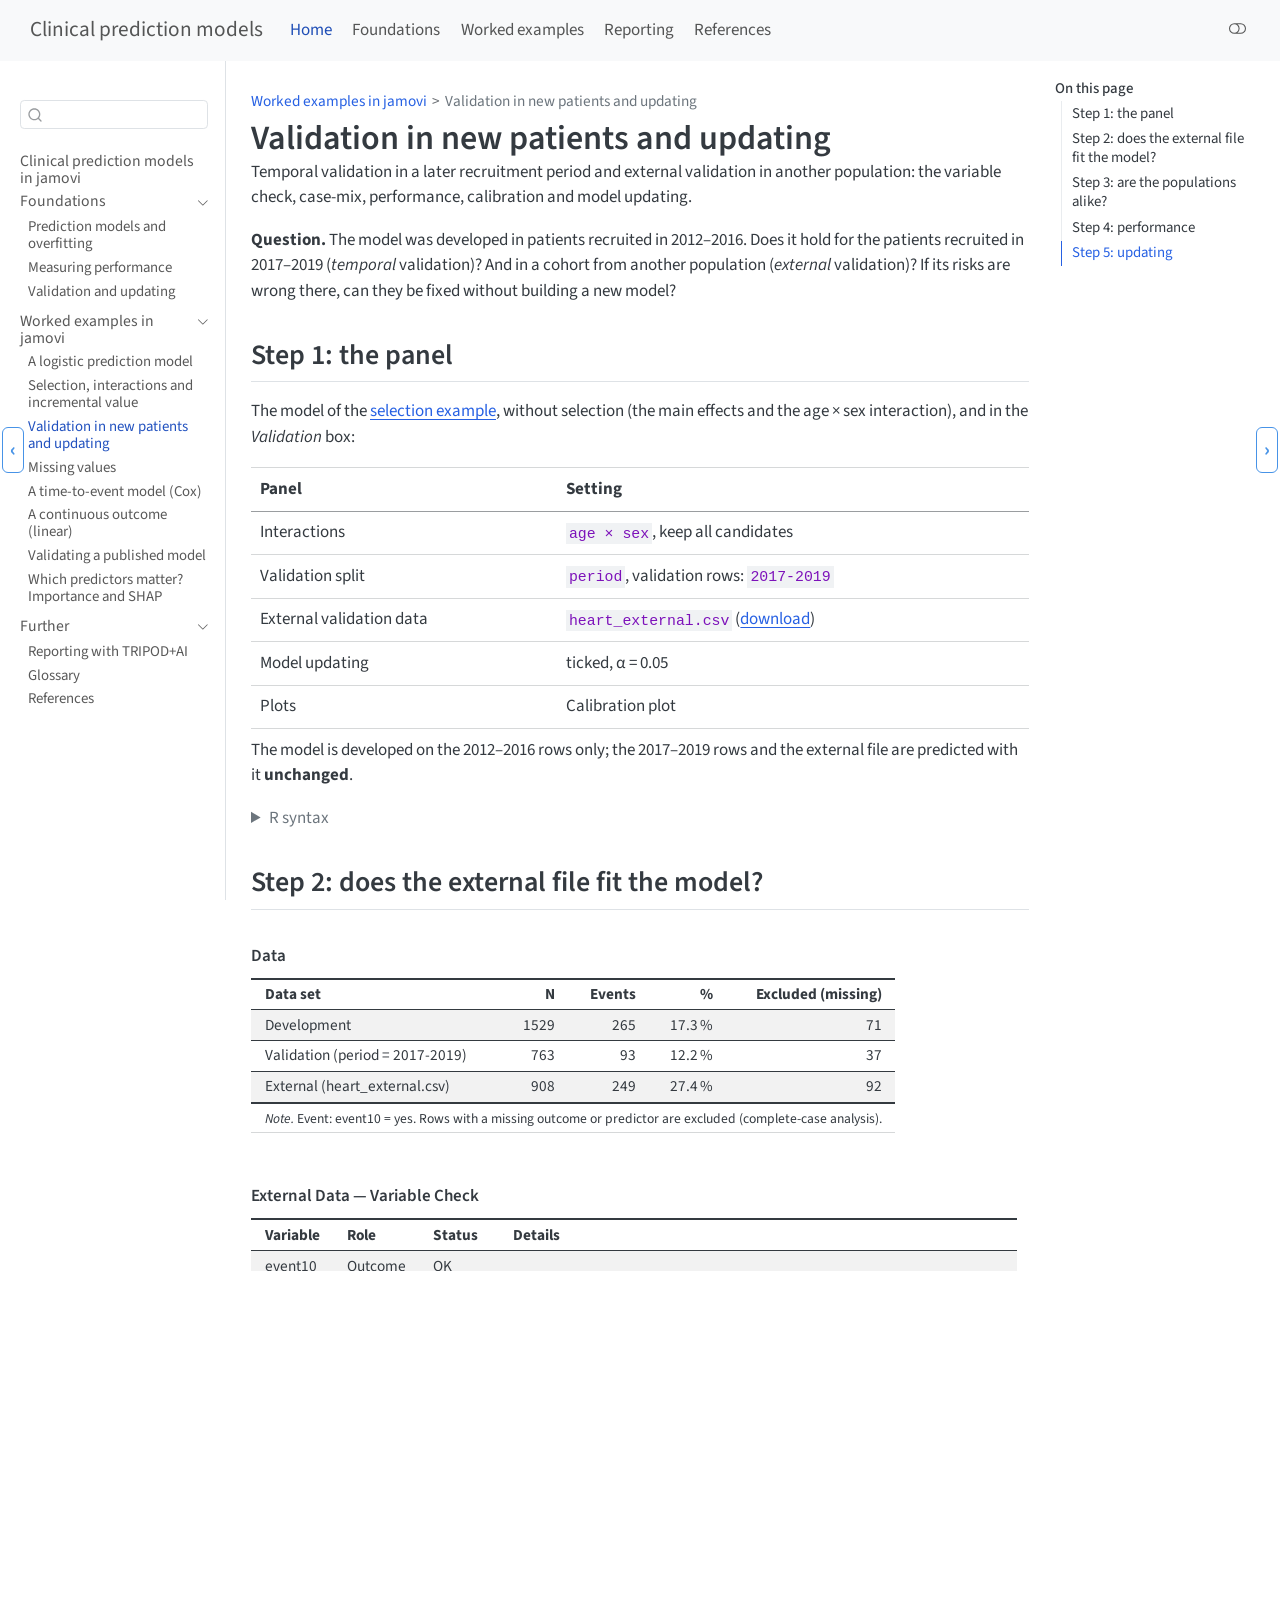
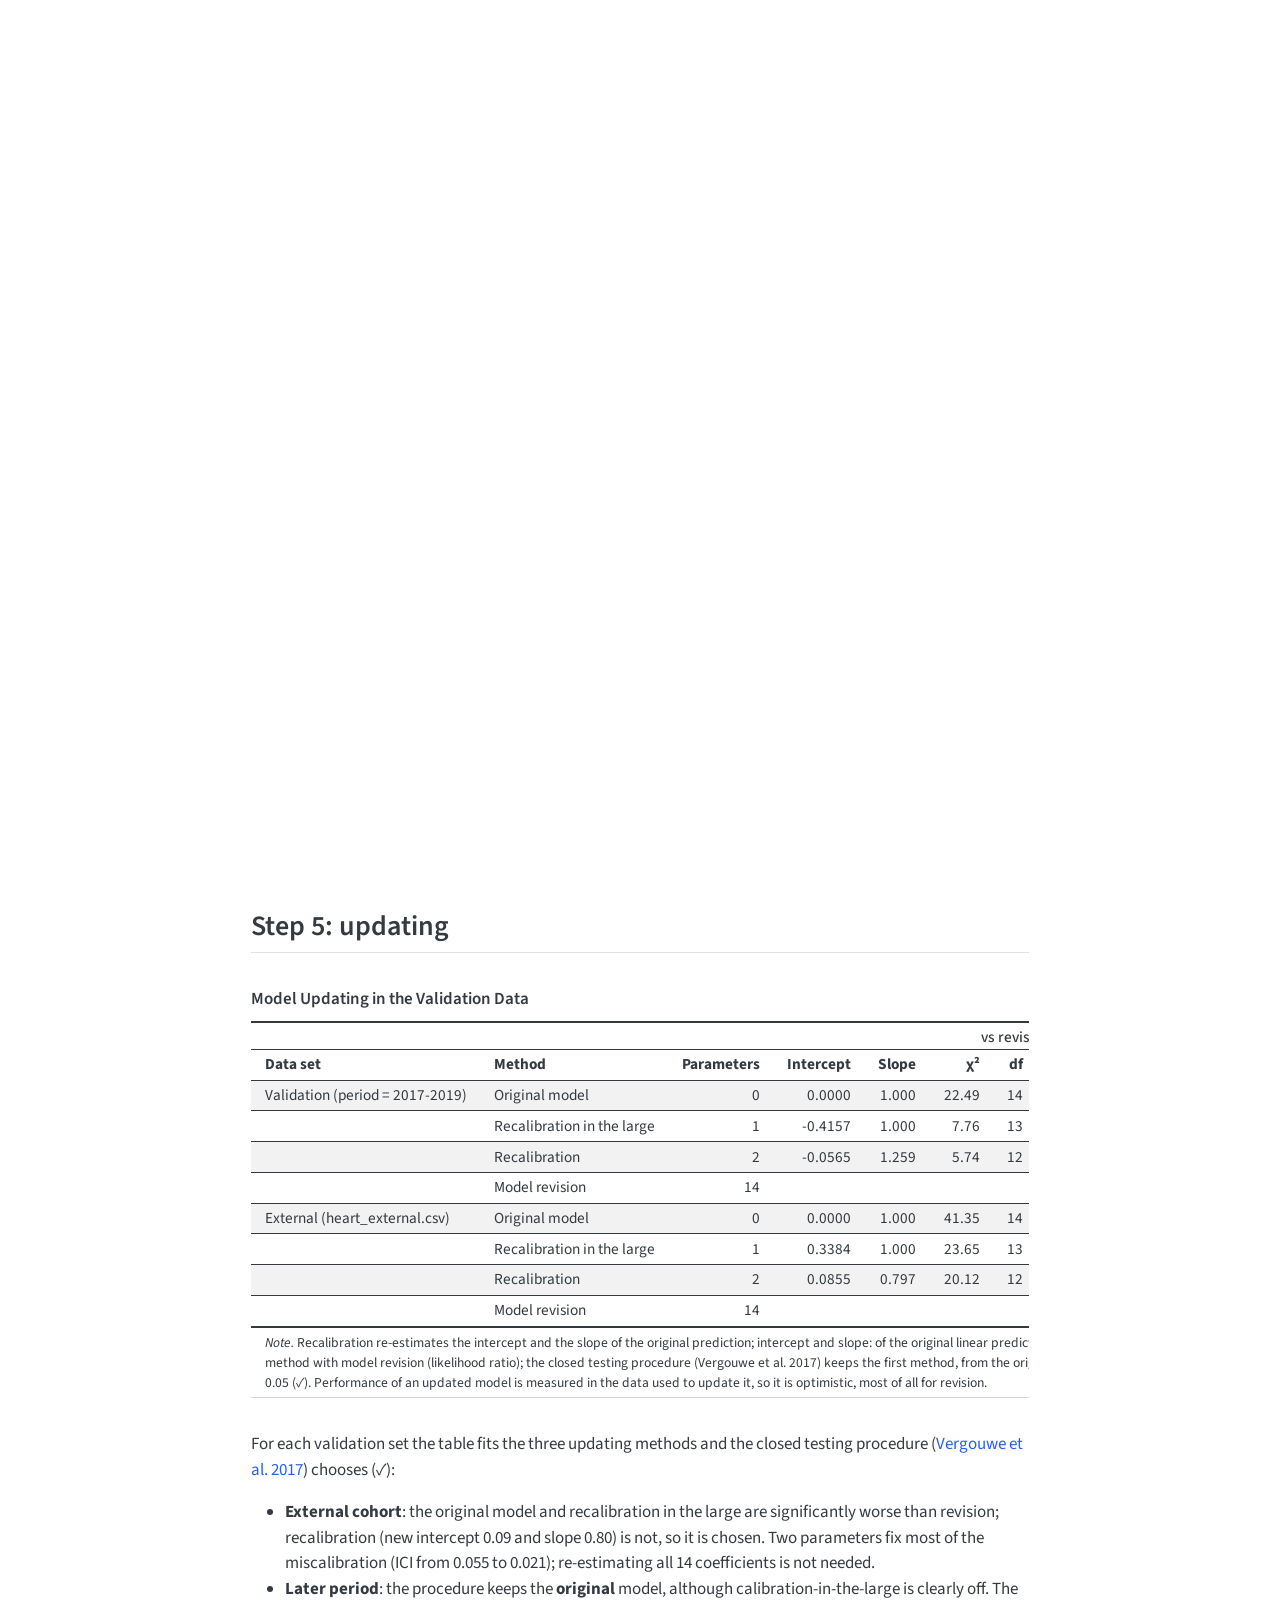
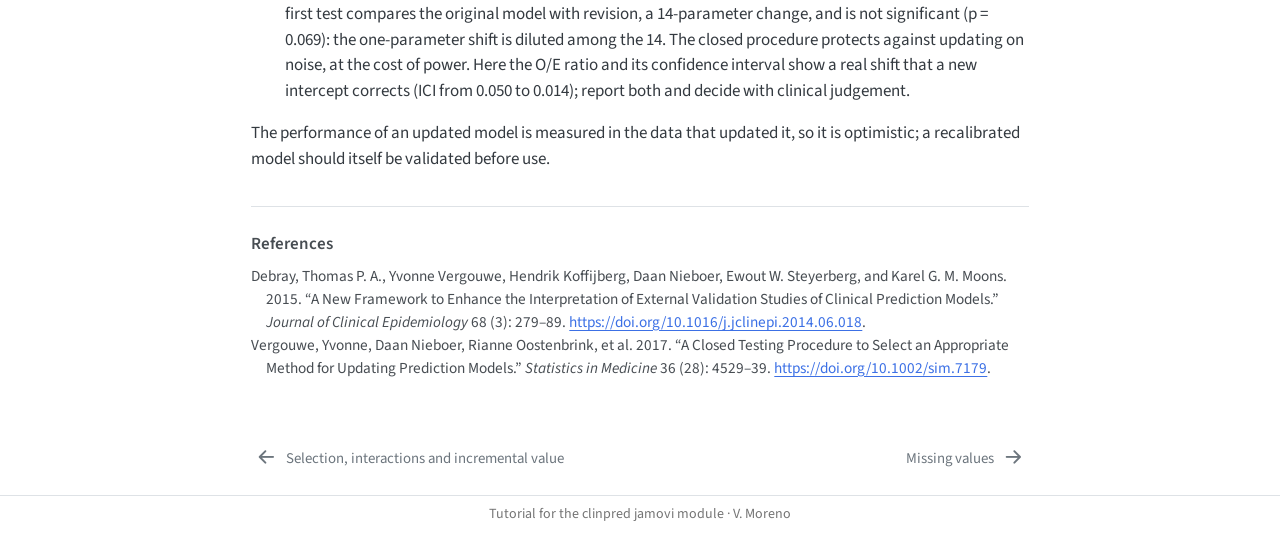
<file: docs/worked/external.html>
<!DOCTYPE html>
<html xmlns="http://www.w3.org/1999/xhtml" lang="en" xml:lang="en"><head>

<meta charset="utf-8">
<meta name="generator" content="quarto-1.10.18">

<meta name="viewport" content="width=device-width, initial-scale=1.0, user-scalable=yes">

<meta name="description" content="Temporal validation in a later recruitment period and external validation in another population: the variable check, case-mix, performance, calibration and model updating.">

<title>Validation in new patients and updating – Clinical prediction models</title>
<style>
/* Default styles provided by pandoc.
** See https://pandoc.org/MANUAL.html#variables-for-html for config info.
*/
span.smallcaps{font-variant: small-caps;}
div.columns{display: flex; gap: 1.5em;}
div.column{flex: auto;}
@media screen {
div.columns{gap: min(4vw, 1.5em);}
div.column{overflow-x: auto;}
}
div.hanging-indent{margin-left: 1.5em; text-indent: -1.5em;}
ul.task-list{list-style: none;}
ul.task-list li input[type="checkbox"] {
  width: 0.8em;
  margin: 0 0.8em 0.2em -1em; /* quarto-specific, see https://github.com/quarto-dev/quarto-cli/issues/4556 */ 
  vertical-align: middle;
}
/* CSS for syntax highlighting */
html { -webkit-text-size-adjust: 100%; }
pre > code.sourceCode { white-space: pre; position: relative; }
pre > code.sourceCode > span { display: inline-block; line-height: 1.25; }
pre > code.sourceCode > span:empty { height: 1.2em; }
.sourceCode { overflow: visible; }
code.sourceCode > span { color: inherit; text-decoration: inherit; }
div.sourceCode { margin: 1em 0; }
pre.sourceCode { margin: 0; }
@media screen {
div.sourceCode { overflow: auto; }
}
@media print {
pre > code.sourceCode { white-space: pre-wrap; }
pre > code.sourceCode > span { text-indent: -5em; padding-left: 5em; }
}
pre.numberSource code
  { counter-reset: source-line 0; }
pre.numberSource code > span
  { position: relative; left: -4em; counter-increment: source-line; }
pre.numberSource code > span > a:first-child::before
  { content: counter(source-line);
    position: relative; left: -1em; text-align: right; vertical-align: baseline;
    border: none; display: inline-block;
    -webkit-touch-callout: none; -webkit-user-select: none;
    -khtml-user-select: none; -moz-user-select: none;
    -ms-user-select: none; user-select: none;
    padding: 0 4px; width: 4em;
  }
pre.numberSource { margin-left: 3em;  padding-left: 4px; }
div.sourceCode
  {   }
@media screen {
pre > code.sourceCode > span > a:first-child::before { text-decoration: underline; }
}
/* CSS for citations */
div.csl-bib-body { }
div.csl-entry {
  clear: both;
}
.hanging-indent div.csl-entry {
  margin-left:2em;
  text-indent:-2em;
}
div.csl-left-margin {
  min-width:2em;
  float:left;
}
div.csl-right-inline {
  margin-left:2em;
  padding-left:1em;
}
div.csl-indent {
  margin-left: 2em;
}</style>


<script src="../site_libs/quarto-nav/quarto-nav.js"></script>
<script src="../site_libs/quarto-nav/headroom.min.js"></script>
<script src="../site_libs/clipboard/clipboard.min.js"></script>
<script src="../site_libs/quarto-search/autocomplete.umd.js"></script>
<script src="../site_libs/quarto-search/fuse.min.js"></script>
<script src="../site_libs/quarto-search/quarto-search.js"></script>
<meta name="quarto:offset" content="../">
<link href="../worked/missing.html" rel="next">
<link href="../worked/selection.html" rel="prev">
<script src="../site_libs/quarto-html/quarto.js" type="module"></script>
<script src="../site_libs/quarto-html/tabsets/tabsets.js" type="module"></script>
<script src="../site_libs/quarto-html/popper.min.js"></script>
<script src="../site_libs/quarto-html/tippy.umd.min.js"></script>
<script src="../site_libs/quarto-html/anchor.min.js"></script>
<link href="../site_libs/quarto-html/tippy.css" rel="stylesheet">
<link href="../site_libs/quarto-html/quarto-syntax-highlighting-64a204ab8560d761af7679ceaba22944.css" rel="stylesheet" class="quarto-color-scheme" id="quarto-text-highlighting-styles">
<link href="../site_libs/quarto-html/quarto-syntax-highlighting-dark-b85bc7c33db8c58e0ec93c3465666fed.css" rel="stylesheet" class="quarto-color-scheme quarto-color-alternate" id="quarto-text-highlighting-styles">
<link href="../site_libs/quarto-html/quarto-syntax-highlighting-64a204ab8560d761af7679ceaba22944.css" rel="stylesheet" class="quarto-color-scheme-extra" id="quarto-text-highlighting-styles">
<script src="../site_libs/bootstrap/bootstrap.min.js"></script>
<link href="../site_libs/bootstrap/bootstrap-icons.css" rel="stylesheet">
<link href="../site_libs/bootstrap/bootstrap-e5e84f5a70260acdabf710505354887c.min.css" rel="stylesheet" append-hash="true" class="quarto-color-scheme" id="quarto-bootstrap" data-mode="light">
<link href="../site_libs/bootstrap/bootstrap-dark-4143a9d5f9d8f9deb4202a6d60211dcc.min.css" rel="stylesheet" append-hash="true" class="quarto-color-scheme quarto-color-alternate" id="quarto-bootstrap" data-mode="dark">
<link href="../site_libs/bootstrap/bootstrap-e5e84f5a70260acdabf710505354887c.min.css" rel="stylesheet" append-hash="true" class="quarto-color-scheme-extra" id="quarto-bootstrap" data-mode="light">
<script id="quarto-search-options" type="application/json">{
  "location": "sidebar",
  "copy-button": false,
  "collapse-after": 3,
  "panel-placement": "start",
  "type": "textbox",
  "limit": 50,
  "keyboard-shortcut": [
    "f",
    "/",
    "s"
  ],
  "language": {
    "search-no-results-text": "No results",
    "search-matching-documents-text": "matching documents",
    "search-copy-link-title": "Copy link to search",
    "search-hide-matches-text": "Hide additional matches",
    "search-more-match-text": "more match in this document",
    "search-more-matches-text": "more matches in this document",
    "search-clear-button-title": "Clear",
    "search-text-placeholder": "",
    "search-detached-cancel-button-title": "Cancel",
    "search-submit-button-title": "Submit",
    "search-label": "Search"
  }
}</script>


<link rel="stylesheet" href="../styles.css">
</head>

<body class="nav-sidebar docked nav-fixed quarto-light"><script id="quarto-html-before-body" type="application/javascript">
    const toggleBodyColorMode = (bsSheetEl) => {
      const mode = bsSheetEl.getAttribute("data-mode");
      const bodyEl = window.document.querySelector("body");
      if (mode === "dark") {
        bodyEl.classList.add("quarto-dark");
        bodyEl.classList.remove("quarto-light");
      } else {
        bodyEl.classList.add("quarto-light");
        bodyEl.classList.remove("quarto-dark");
      }
    }
    const toggleBodyColorPrimary = () => {
      const bsSheetEl = window.document.querySelector("link#quarto-bootstrap:not([rel=disabled-stylesheet])");
      if (bsSheetEl) {
        toggleBodyColorMode(bsSheetEl);
      }
    }
    const setColorSchemeToggle = (alternate) => {
      const toggles = window.document.querySelectorAll('.quarto-color-scheme-toggle');
      for (let i=0; i < toggles.length; i++) {
        const toggle = toggles[i];
        if (toggle) {
          if (alternate) {
            toggle.classList.add("alternate");
          } else {
            toggle.classList.remove("alternate");
          }
        }
      }
    };
    const toggleColorMode = (alternate) => {
      // Switch the stylesheets
      const primaryStylesheets = window.document.querySelectorAll('link.quarto-color-scheme:not(.quarto-color-alternate)');
      const alternateStylesheets = window.document.querySelectorAll('link.quarto-color-scheme.quarto-color-alternate');
      manageTransitions('#quarto-margin-sidebar .nav-link', false);
      if (alternate) {
        // note: dark is layered on light, we don't disable primary!
        enableStylesheet(alternateStylesheets);
        for (const sheetNode of alternateStylesheets) {
          if (sheetNode.id === "quarto-bootstrap") {
            toggleBodyColorMode(sheetNode);
          }
        }
      } else {
        disableStylesheet(alternateStylesheets);
        enableStylesheet(primaryStylesheets)
        toggleBodyColorPrimary();
      }
      manageTransitions('#quarto-margin-sidebar .nav-link', true);
      // Switch the toggles
      setColorSchemeToggle(alternate)
      // Hack to workaround the fact that safari doesn't
      // properly recolor the scrollbar when toggling (#1455)
      if (navigator.userAgent.indexOf('Safari') > 0 && navigator.userAgent.indexOf('Chrome') == -1) {
        manageTransitions("body", false);
        window.scrollTo(0, 1);
        setTimeout(() => {
          window.scrollTo(0, 0);
          manageTransitions("body", true);
        }, 40);
      }
    }
    const disableStylesheet = (stylesheets) => {
      for (let i=0; i < stylesheets.length; i++) {
        const stylesheet = stylesheets[i];
        stylesheet.rel = 'disabled-stylesheet';
      }
    }
    const enableStylesheet = (stylesheets) => {
      for (let i=0; i < stylesheets.length; i++) {
        const stylesheet = stylesheets[i];
        if(stylesheet.rel !== 'stylesheet') { // for Chrome, which will still FOUC without this check
          stylesheet.rel = 'stylesheet';
        }
      }
    }
    const manageTransitions = (selector, allowTransitions) => {
      const els = window.document.querySelectorAll(selector);
      for (let i=0; i < els.length; i++) {
        const el = els[i];
        if (allowTransitions) {
          el.classList.remove('notransition');
        } else {
          el.classList.add('notransition');
        }
      }
    }
    const isFileUrl = () => {
      return window.location.protocol === 'file:';
    }
    const hasAlternateSentinel = () => {
      let styleSentinel = getColorSchemeSentinel();
      if (styleSentinel !== null) {
        return styleSentinel === "alternate";
      } else {
        return false;
      }
    }
    const setStyleSentinel = (alternate) => {
      const value = alternate ? "alternate" : "default";
      if (!isFileUrl()) {
        window.localStorage.setItem("quarto-color-scheme", value);
      } else {
        localAlternateSentinel = value;
      }
    }
    const getColorSchemeSentinel = () => {
      if (!isFileUrl()) {
        const storageValue = window.localStorage.getItem("quarto-color-scheme");
        return storageValue != null ? storageValue : localAlternateSentinel;
      } else {
        return localAlternateSentinel;
      }
    }
    const toggleGiscusIfUsed = (isAlternate, darkModeDefault) => {
      const baseTheme = document.querySelector('#giscus-base-theme')?.value ?? 'light';
      const alternateTheme = document.querySelector('#giscus-alt-theme')?.value ?? 'dark';
      let newTheme = '';
      if(authorPrefersDark) {
        newTheme = isAlternate ? baseTheme : alternateTheme;
      } else {
        newTheme = isAlternate ? alternateTheme : baseTheme;
      }
      const changeGiscusTheme = () => {
        // From: https://github.com/giscus/giscus/issues/336
        const sendMessage = (message) => {
          const iframe = document.querySelector('iframe.giscus-frame');
          if (!iframe) return;
          iframe.contentWindow.postMessage({ giscus: message }, 'https://giscus.app');
        }
        sendMessage({
          setConfig: {
            theme: newTheme
          }
        });
      }
      const isGiscussLoaded = window.document.querySelector('iframe.giscus-frame') !== null;
      if (isGiscussLoaded) {
        changeGiscusTheme();
      }
    };
    const authorPrefersDark = false;
    const darkModeDefault = authorPrefersDark;
      document.querySelector('link#quarto-text-highlighting-styles.quarto-color-scheme-extra').rel = 'disabled-stylesheet';
      document.querySelector('link#quarto-bootstrap.quarto-color-scheme-extra').rel = 'disabled-stylesheet';
    let localAlternateSentinel = darkModeDefault ? 'alternate' : 'default';
    // Dark / light mode switch
    window.quartoToggleColorScheme = () => {
      // Read the current dark / light value
      let toAlternate = !hasAlternateSentinel();
      toggleColorMode(toAlternate);
      setStyleSentinel(toAlternate);
      toggleGiscusIfUsed(toAlternate, darkModeDefault);
      window.dispatchEvent(new Event('resize'));
    };
    // Switch to dark mode if need be
    if (hasAlternateSentinel()) {
      toggleColorMode(true);
    } else {
      toggleColorMode(false);
    }
  </script>

<div id="quarto-search-results"></div>
  <header id="quarto-header" class="headroom fixed-top">
    <nav class="navbar navbar-expand-lg " data-bs-theme="dark">
      <div class="navbar-container container-fluid">
      <div class="navbar-brand-container mx-auto">
    <a class="navbar-brand" href="../index.html">
    <span class="navbar-title">Clinical prediction models</span>
    </a>
  </div>
          <button class="navbar-toggler" type="button" data-bs-toggle="collapse" data-bs-target="#navbarCollapse" aria-controls="navbarCollapse" role="menu" aria-expanded="false" aria-label="Toggle navigation" onclick="if (window.quartoToggleHeadroom) { window.quartoToggleHeadroom(); }">
  <span class="navbar-toggler-icon"></span>
</button>
          <div class="collapse navbar-collapse" id="navbarCollapse">
            <ul class="navbar-nav navbar-nav-scroll me-auto">
  <li class="nav-item">
    <a class="nav-link active" href="../index.html" aria-current="page"> 
<span class="menu-text">Home</span></a>
  </li>  
  <li class="nav-item">
    <a class="nav-link" href="../foundations/prediction-models.html"> 
<span class="menu-text">Foundations</span></a>
  </li>  
  <li class="nav-item">
    <a class="nav-link" href="../worked/logistic.html"> 
<span class="menu-text">Worked examples</span></a>
  </li>  
  <li class="nav-item">
    <a class="nav-link" href="../further/reporting.html"> 
<span class="menu-text">Reporting</span></a>
  </li>  
  <li class="nav-item">
    <a class="nav-link" href="../references.html"> 
<span class="menu-text">References</span></a>
  </li>  
</ul>
          </div> <!-- /navcollapse -->
            <div class="quarto-navbar-tools">
  <a href="" class="quarto-color-scheme-toggle quarto-navigation-tool  px-1" onclick="window.quartoToggleColorScheme(); return false;" title="Toggle dark mode"><i class="bi"></i></a>
</div>
      </div> <!-- /container-fluid -->
    </nav>
  <nav class="quarto-secondary-nav">
    <div class="container-fluid d-flex">
      <button type="button" class="quarto-btn-toggle btn" data-bs-toggle="collapse" role="button" data-bs-target=".quarto-sidebar-collapse-item" aria-controls="quarto-sidebar" aria-expanded="false" aria-label="Toggle sidebar navigation" onclick="if (window.quartoToggleHeadroom) { window.quartoToggleHeadroom(); }">
        <i class="bi bi-layout-text-sidebar-reverse"></i>
      </button>
        <nav class="quarto-page-breadcrumbs" aria-label="breadcrumb"><ol class="breadcrumb"><li class="breadcrumb-item"><a href="../worked/logistic.html">Worked examples in jamovi</a></li><li class="breadcrumb-item"><a href="../worked/external.html">Validation in new patients and updating</a></li></ol></nav>
        <a class="flex-grow-1" role="navigation" data-bs-toggle="collapse" data-bs-target=".quarto-sidebar-collapse-item" aria-controls="quarto-sidebar" aria-expanded="false" aria-label="Toggle sidebar navigation" onclick="if (window.quartoToggleHeadroom) { window.quartoToggleHeadroom(); }">      
        </a>
      <button type="button" class="btn quarto-search-button" aria-label="Search" onclick="window.quartoOpenSearch();">
        <i class="bi bi-search"></i>
      </button>
    </div>
  </nav>
</header>
<!-- content -->
<div id="quarto-content" class="quarto-container page-columns page-rows-contents page-layout-article page-navbar">
<!-- sidebar -->
  <nav id="quarto-sidebar" class="sidebar collapse collapse-horizontal quarto-sidebar-collapse-item sidebar-navigation docked overflow-auto">
        <div class="mt-2 flex-shrink-0 align-items-center">
        <div class="sidebar-search">
        <div id="quarto-search" class="" title="Search"></div>
        </div>
        </div>
    <div class="sidebar-menu-container"> 
    <ul class="list-unstyled mt-1">
        <li class="sidebar-item">
  <div class="sidebar-item-container"> 
  <a href="../index.html" class="sidebar-item-text sidebar-link">
 <span class="menu-text">Clinical prediction models in jamovi</span></a>
  </div>
</li>
        <li class="sidebar-item sidebar-item-section">
      <div class="sidebar-item-container"> 
            <a class="sidebar-item-text sidebar-link text-start" data-bs-toggle="collapse" data-bs-target="#quarto-sidebar-section-1" role="navigation" aria-expanded="true">
 <span class="menu-text">Foundations</span></a>
          <a class="sidebar-item-toggle text-start" data-bs-toggle="collapse" data-bs-target="#quarto-sidebar-section-1" role="navigation" aria-expanded="true" aria-label="Toggle section">
            <i class="bi bi-chevron-right ms-2"></i>
          </a> 
      </div>
      <ul id="quarto-sidebar-section-1" class="collapse list-unstyled sidebar-section depth1 show">  
          <li class="sidebar-item">
  <div class="sidebar-item-container"> 
  <a href="../foundations/prediction-models.html" class="sidebar-item-text sidebar-link">
 <span class="menu-text">Prediction models and overfitting</span></a>
  </div>
</li>
          <li class="sidebar-item">
  <div class="sidebar-item-container"> 
  <a href="../foundations/performance.html" class="sidebar-item-text sidebar-link">
 <span class="menu-text">Measuring performance</span></a>
  </div>
</li>
          <li class="sidebar-item">
  <div class="sidebar-item-container"> 
  <a href="../foundations/validation.html" class="sidebar-item-text sidebar-link">
 <span class="menu-text">Validation and updating</span></a>
  </div>
</li>
      </ul>
  </li>
        <li class="sidebar-item sidebar-item-section">
      <div class="sidebar-item-container"> 
            <a class="sidebar-item-text sidebar-link text-start" data-bs-toggle="collapse" data-bs-target="#quarto-sidebar-section-2" role="navigation" aria-expanded="true">
 <span class="menu-text">Worked examples in jamovi</span></a>
          <a class="sidebar-item-toggle text-start" data-bs-toggle="collapse" data-bs-target="#quarto-sidebar-section-2" role="navigation" aria-expanded="true" aria-label="Toggle section">
            <i class="bi bi-chevron-right ms-2"></i>
          </a> 
      </div>
      <ul id="quarto-sidebar-section-2" class="collapse list-unstyled sidebar-section depth1 show">  
          <li class="sidebar-item">
  <div class="sidebar-item-container"> 
  <a href="../worked/logistic.html" class="sidebar-item-text sidebar-link">
 <span class="menu-text">A logistic prediction model</span></a>
  </div>
</li>
          <li class="sidebar-item">
  <div class="sidebar-item-container"> 
  <a href="../worked/selection.html" class="sidebar-item-text sidebar-link">
 <span class="menu-text">Selection, interactions and incremental value</span></a>
  </div>
</li>
          <li class="sidebar-item">
  <div class="sidebar-item-container"> 
  <a href="../worked/external.html" class="sidebar-item-text sidebar-link active">
 <span class="menu-text">Validation in new patients and updating</span></a>
  </div>
</li>
          <li class="sidebar-item">
  <div class="sidebar-item-container"> 
  <a href="../worked/missing.html" class="sidebar-item-text sidebar-link">
 <span class="menu-text">Missing values</span></a>
  </div>
</li>
          <li class="sidebar-item">
  <div class="sidebar-item-container"> 
  <a href="../worked/cox.html" class="sidebar-item-text sidebar-link">
 <span class="menu-text">A time-to-event model (Cox)</span></a>
  </div>
</li>
          <li class="sidebar-item">
  <div class="sidebar-item-container"> 
  <a href="../worked/linear.html" class="sidebar-item-text sidebar-link">
 <span class="menu-text">A continuous outcome (linear)</span></a>
  </div>
</li>
          <li class="sidebar-item">
  <div class="sidebar-item-container"> 
  <a href="../worked/published.html" class="sidebar-item-text sidebar-link">
 <span class="menu-text">Validating a published model</span></a>
  </div>
</li>
          <li class="sidebar-item">
  <div class="sidebar-item-container"> 
  <a href="../worked/importance.html" class="sidebar-item-text sidebar-link">
 <span class="menu-text">Which predictors matter? Importance and SHAP</span></a>
  </div>
</li>
      </ul>
  </li>
        <li class="sidebar-item sidebar-item-section">
      <div class="sidebar-item-container"> 
            <a class="sidebar-item-text sidebar-link text-start" data-bs-toggle="collapse" data-bs-target="#quarto-sidebar-section-3" role="navigation" aria-expanded="true">
 <span class="menu-text">Further</span></a>
          <a class="sidebar-item-toggle text-start" data-bs-toggle="collapse" data-bs-target="#quarto-sidebar-section-3" role="navigation" aria-expanded="true" aria-label="Toggle section">
            <i class="bi bi-chevron-right ms-2"></i>
          </a> 
      </div>
      <ul id="quarto-sidebar-section-3" class="collapse list-unstyled sidebar-section depth1 show">  
          <li class="sidebar-item">
  <div class="sidebar-item-container"> 
  <a href="../further/reporting.html" class="sidebar-item-text sidebar-link">
 <span class="menu-text">Reporting with TRIPOD+AI</span></a>
  </div>
</li>
          <li class="sidebar-item">
  <div class="sidebar-item-container"> 
  <a href="../further/glossary.html" class="sidebar-item-text sidebar-link">
 <span class="menu-text">Glossary</span></a>
  </div>
</li>
          <li class="sidebar-item">
  <div class="sidebar-item-container"> 
  <a href="../references.html" class="sidebar-item-text sidebar-link">
 <span class="menu-text">References</span></a>
  </div>
</li>
      </ul>
  </li>
    </ul>
    </div>
</nav>
<div id="quarto-sidebar-glass" class="quarto-sidebar-collapse-item" data-bs-toggle="collapse" data-bs-target=".quarto-sidebar-collapse-item"></div>
<!-- margin-sidebar -->
    <div id="quarto-margin-sidebar" class="sidebar margin-sidebar">
        <nav id="TOC" role="doc-toc" class="toc-active">
    <h2 id="toc-title">On this page</h2>
   
  <ul>
  <li><a href="#step-1-the-panel" id="toc-step-1-the-panel" class="nav-link active" data-scroll-target="#step-1-the-panel">Step 1: the panel</a></li>
  <li><a href="#step-2-does-the-external-file-fit-the-model" id="toc-step-2-does-the-external-file-fit-the-model" class="nav-link" data-scroll-target="#step-2-does-the-external-file-fit-the-model">Step 2: does the external file fit the model?</a></li>
  <li><a href="#step-3-are-the-populations-alike" id="toc-step-3-are-the-populations-alike" class="nav-link" data-scroll-target="#step-3-are-the-populations-alike">Step 3: are the populations alike?</a></li>
  <li><a href="#step-4-performance" id="toc-step-4-performance" class="nav-link" data-scroll-target="#step-4-performance">Step 4: performance</a></li>
  <li><a href="#step-5-updating" id="toc-step-5-updating" class="nav-link" data-scroll-target="#step-5-updating">Step 5: updating</a></li>
  </ul>
</nav>
    </div>
<!-- main -->
<main class="content" id="quarto-document-content">


<header id="title-block-header" class="quarto-title-block default"><nav class="quarto-page-breadcrumbs quarto-title-breadcrumbs d-none d-lg-block" aria-label="breadcrumb"><ol class="breadcrumb"><li class="breadcrumb-item"><a href="../worked/logistic.html">Worked examples in jamovi</a></li><li class="breadcrumb-item"><a href="../worked/external.html">Validation in new patients and updating</a></li></ol></nav>
<div class="quarto-title">
<h1 class="title">Validation in new patients and updating</h1>
</div>

<div>
  <div class="description">
    Temporal validation in a later recruitment period and external validation in another population: the variable check, case-mix, performance, calibration and model updating.
  </div>
</div>


<div class="quarto-title-meta">

    
  
    
  </div>
  


</header>


<p><strong>Question.</strong> The model was developed in patients recruited in 2012–2016. Does it hold for the patients recruited in 2017–2019 (<em>temporal</em> validation)? And in a cohort from another population (<em>external</em> validation)? If its risks are wrong there, can they be fixed without building a new model?</p>
<section id="step-1-the-panel" class="level2">
<h2 class="anchored" data-anchor-id="step-1-the-panel">Step 1: the panel</h2>
<p>The model of the <a href="../worked/selection.html">selection example</a>, without selection (the main effects and the age × sex interaction), and in the <em>Validation</em> box:</p>
<table class="caption-top table">
<thead>
<tr class="header">
<th>Panel</th>
<th>Setting</th>
</tr>
</thead>
<tbody>
<tr class="odd">
<td>Interactions</td>
<td><code>age × sex</code>, keep all candidates</td>
</tr>
<tr class="even">
<td>Validation split</td>
<td><code>period</code>, validation rows: <code>2017-2019</code></td>
</tr>
<tr class="odd">
<td>External validation data</td>
<td><code>heart_external.csv</code> (<a href="../data/heart_external.csv">download</a>)</td>
</tr>
<tr class="even">
<td>Model updating</td>
<td>ticked, α = 0.05</td>
</tr>
<tr class="odd">
<td>Plots</td>
<td>Calibration plot</td>
</tr>
</tbody>
</table>
<p>The model is developed on the 2012–2016 rows only; the 2017–2019 rows and the external file are predicted with it <strong>unchanged</strong>.</p>
<div class="cell">
<details class="code-fold">
<summary>R syntax</summary>
<div class="code-copy-outer-scaffold"><div class="sourceCode cell-code" id="cb1"><pre class="sourceCode r code-with-copy"><code class="sourceCode r"><span id="cb1-1"><a href="#cb1-1" aria-hidden="true" tabindex="-1"></a>r <span class="ot">&lt;-</span> <span class="fu">cpLogistic</span>(<span class="at">data =</span> heart, <span class="at">dep =</span> <span class="st">"event10"</span>, <span class="at">eventLevel =</span> <span class="st">"yes"</span>,</span>
<span id="cb1-2"><a href="#cb1-2" aria-hidden="true" tabindex="-1"></a>                <span class="at">covs =</span> <span class="fu">c</span>(<span class="st">"sbp"</span>, <span class="st">"chol"</span>, <span class="st">"bmi"</span>), <span class="at">splineVars =</span> <span class="st">"age"</span>,</span>
<span id="cb1-3"><a href="#cb1-3" aria-hidden="true" tabindex="-1"></a>                <span class="at">factors =</span> <span class="fu">c</span>(<span class="st">"sex"</span>, <span class="st">"smoking"</span>, <span class="st">"diabetes"</span>),</span>
<span id="cb1-4"><a href="#cb1-4" aria-hidden="true" tabindex="-1"></a>                <span class="at">covScales =</span> <span class="fu">list</span>(<span class="fu">list</span>(<span class="at">var =</span> <span class="st">"sbp"</span>, <span class="at">scale =</span> <span class="st">"ten"</span>)),</span>
<span id="cb1-5"><a href="#cb1-5" aria-hidden="true" tabindex="-1"></a>                <span class="at">interactions =</span> <span class="fu">list</span>(<span class="fu">list</span>(<span class="st">"age"</span>, <span class="st">"sex"</span>)),</span>
<span id="cb1-6"><a href="#cb1-6" aria-hidden="true" tabindex="-1"></a>                <span class="at">splitVar =</span> <span class="st">"period"</span>, <span class="at">splitLevel =</span> <span class="st">"2017-2019"</span>,</span>
<span id="cb1-7"><a href="#cb1-7" aria-hidden="true" tabindex="-1"></a>                <span class="at">extFile =</span> <span class="fu">list</span>(<span class="at">path =</span> <span class="st">"heart_external.csv"</span>),</span>
<span id="cb1-8"><a href="#cb1-8" aria-hidden="true" tabindex="-1"></a>                <span class="at">updating =</span> <span class="cn">TRUE</span>, <span class="at">calPlot =</span> <span class="cn">TRUE</span>, <span class="at">explain =</span> <span class="cn">TRUE</span>)</span></code></pre></div><button title="Copy to Clipboard" class="code-copy-button"><i class="bi"></i></button></div>
</details>
</div>
</section>
<section id="step-2-does-the-external-file-fit-the-model" class="level2">
<h2 class="anchored" data-anchor-id="step-2-does-the-external-file-fit-the-model">Step 2: does the external file fit the model?</h2>
<div class="cell">
<div class="cell-output-display">
<div class="jtable">
<p class="jtitle">Data</p>

<table class="caption-top table table-sm table-striped small">
<thead>
<tr class="header">
<th data-quarto-table-cell-role="th">Data set</th>
<th class="num" data-quarto-table-cell-role="th">N</th>
<th class="num" data-quarto-table-cell-role="th">Events</th>
<th class="num" data-quarto-table-cell-role="th">%</th>
<th class="num" data-quarto-table-cell-role="th">Excluded (missing)</th>
</tr>
</thead>
<tbody>
<tr class="odd">
<td>Development</td>
<td class="num">1529</td>
<td class="num">265</td>
<td class="num">17.3 %</td>
<td class="num">71</td>
</tr>
<tr class="even">
<td>Validation (period = 2017-2019)</td>
<td class="num">763</td>
<td class="num">93</td>
<td class="num">12.2 %</td>
<td class="num">37</td>
</tr>
<tr class="odd">
<td>External (heart_external.csv)</td>
<td class="num">908</td>
<td class="num">249</td>
<td class="num">27.4 %</td>
<td class="num">92</td>
</tr>
</tbody><tfoot>
<tr class="odd">
<td colspan="5"><em>Note.</em> Event: event10 = yes. Rows with a missing outcome or predictor are excluded (complete-case analysis).</td>
</tr>
</tfoot>

</table>

</div>
</div>
<div class="cell-output-display">
<div class="jtable">
<p class="jtitle">External Data — Variable Check</p>

<table class="caption-top table table-sm table-striped small">
<thead>
<tr class="header">
<th data-quarto-table-cell-role="th">Variable</th>
<th data-quarto-table-cell-role="th">Role</th>
<th data-quarto-table-cell-role="th">Status</th>
<th data-quarto-table-cell-role="th">Details</th>
</tr>
</thead>
<tbody>
<tr class="odd">
<td>event10</td>
<td>Outcome</td>
<td>OK</td>
<td></td>
</tr>
<tr class="even">
<td>sbp</td>
<td>Predictor</td>
<td>OK</td>
<td>2.5% outside the development range [90, 183]</td>
</tr>
<tr class="odd">
<td>chol</td>
<td>Predictor</td>
<td>OK</td>
<td>0.2% outside the development range [3.2, 10.3]</td>
</tr>
<tr class="even">
<td>bmi</td>
<td>Predictor</td>
<td>OK</td>
<td>0.2% outside the development range [17, 40.9]; 8.0% missing</td>
</tr>
<tr class="odd">
<td>age</td>
<td>Predictor</td>
<td>OK</td>
<td>matched to column 'Age'</td>
</tr>
<tr class="even">
<td>sex</td>
<td>Predictor</td>
<td>OK</td>
<td>matched to column 'SEX'</td>
</tr>
<tr class="odd">
<td>smoking</td>
<td>Predictor</td>
<td>Warning</td>
<td>12 rows with levels not in development (unknown) set to missing; 1.2% missing</td>
</tr>
<tr class="even">
<td>diabetes</td>
<td>Predictor</td>
<td>OK</td>
<td></td>
</tr>
</tbody>
</table>

</div>
</div>
</div>
<p>An external file is never in exactly the same format. clinpred matches its columns by name ignoring case (<code>Age</code>, <code>SEX</code>), its factor levels ignoring case (<code>Female</code>), and reports what it could not match: 12 patients with smoking <code>unknown</code>, a level the model does not know, are set to missing; some blood pressures lie outside the range the model was developed on (the model is then extrapolating). Rows with a missing predictor are excluded, as in development.</p>
</section>
<section id="step-3-are-the-populations-alike" class="level2">
<h2 class="anchored" data-anchor-id="step-3-are-the-populations-alike">Step 3: are the populations alike?</h2>
<div class="cell">
<div class="cell-output-display">
<div class="jtable">
<p class="jtitle">Case-mix</p>

<table class="caption-top table table-sm table-striped small">
<thead>
<tr class="header">
<th data-quarto-table-cell-role="th"></th>
<th data-quarto-table-cell-role="th"></th>
<th data-quarto-table-cell-role="th">Development</th>
<th data-quarto-table-cell-role="th">Validation (rows)</th>
<th data-quarto-table-cell-role="th">External</th>
</tr>
</thead>
<tbody>
<tr class="odd">
<td>Patients</td>
<td>n</td>
<td>1529</td>
<td>763</td>
<td>908</td>
</tr>
<tr class="even">
<td>Events</td>
<td>n (%)</td>
<td>265 (17.3%)</td>
<td>93 (12.2%)</td>
<td>249 (27.4%)</td>
</tr>
<tr class="odd">
<td>sbp</td>
<td>mean (SD)</td>
<td>120.32 (15.73)</td>
<td>120.04 (15.51)</td>
<td>125.47 (22.64)</td>
</tr>
<tr class="even">
<td>chol</td>
<td>mean (SD)</td>
<td>5.50 (1.00)</td>
<td>5.52 (1.01)</td>
<td>5.47 (1.02)</td>
</tr>
<tr class="odd">
<td>bmi</td>
<td>mean (SD)</td>
<td>27.11 (4.48)</td>
<td>27.02 (4.57)</td>
<td>27.07 (4.40)</td>
</tr>
<tr class="even">
<td>age</td>
<td>mean (SD)</td>
<td>60.01 (9.88)</td>
<td>60.19 (9.87)</td>
<td>66.14 (9.76)</td>
</tr>
<tr class="odd">
<td>sex</td>
<td>female</td>
<td>48.8%</td>
<td>49.0%</td>
<td>49.1%</td>
</tr>
<tr class="even">
<td></td>
<td>male</td>
<td>51.2%</td>
<td>51.0%</td>
<td>50.9%</td>
</tr>
<tr class="odd">
<td>smoking</td>
<td>never</td>
<td>51.1%</td>
<td>48.9%</td>
<td>38.1%</td>
</tr>
<tr class="even">
<td></td>
<td>former</td>
<td>29.9%</td>
<td>31.2%</td>
<td>30.4%</td>
</tr>
<tr class="odd">
<td></td>
<td>current</td>
<td>19.0%</td>
<td>19.9%</td>
<td>31.5%</td>
</tr>
<tr class="even">
<td>diabetes</td>
<td>no</td>
<td>91.9%</td>
<td>92.4%</td>
<td>92.2%</td>
</tr>
<tr class="odd">
<td></td>
<td>yes</td>
<td>8.1%</td>
<td>7.6%</td>
<td>7.8%</td>
</tr>
<tr class="even">
<td>Linear predictor</td>
<td>mean (SD)</td>
<td>-1.71 (0.68)</td>
<td>-1.72 (0.67)</td>
<td>-1.42 (0.76)</td>
</tr>
<tr class="odd">
<td>Membership c-statistic</td>
<td>c</td>
<td></td>
<td>0.544</td>
<td>0.696</td>
</tr>
</tbody><tfoot>
<tr class="odd">
<td colspan="5"><em>Note.</em> Membership c-statistic: how well the predictors and the outcome distinguish validation from development rows (Debray et al. 2015). Near 0.5: similar case-mix (reproducibility); high: different populations (transportability). A larger SD of the linear predictor means a more heterogeneous case-mix, which by itself raises the AUC.</td>
</tr>
</tfoot>

</table>

</div>
</div>
</div>
<p>The later period looks like the development data: same distributions, same spread of the linear predictor, and a <strong>membership c-statistic</strong> of 0.544 — a model can hardly tell the two apart <span class="citation" data-cites="debray2015">(<a href="#ref-debray2015" role="doc-biblioref">Debray et al. 2015</a>)</span>. Only the event rate is lower. The external cohort is older (mean age 66.14), smokes more and has higher blood pressure; its membership c of 0.696 says it is a different population. Validating there tests <strong>transportability</strong>, not just reproducibility.</p>
</section>
<section id="step-4-performance" class="level2">
<h2 class="anchored" data-anchor-id="step-4-performance">Step 4: performance</h2>
<div class="cell">
<div class="cell-output-display">
<div class="jtable">
<p class="jtitle">Performance in the Validation Data</p>

<table class="caption-top table table-sm table-striped small">
<thead>
<tr class="super header">
<th colspan="4" data-quarto-table-cell-role="th"></th>
<th colspan="2" data-quarto-table-cell-role="th">95% CI</th>
</tr>
<tr class="even">
<th data-quarto-table-cell-role="th">Data set</th>
<th data-quarto-table-cell-role="th"></th>
<th data-quarto-table-cell-role="th">Measure</th>
<th class="num" data-quarto-table-cell-role="th">Estimate</th>
<th class="num" data-quarto-table-cell-role="th">Lower</th>
<th class="num" data-quarto-table-cell-role="th">Upper</th>
</tr>
</thead>
<tbody>
<tr class="odd">
<td>Validation (period = 2017-2019)</td>
<td>Discrimination</td>
<td>C-statistic (AUC)</td>
<td class="num">0.7115</td>
<td class="num">0.6515</td>
<td class="num">0.765</td>
</tr>
<tr class="even">
<td></td>
<td></td>
<td>Discrimination slope</td>
<td class="num">0.0802</td>
<td class="num"></td>
<td class="num"></td>
</tr>
<tr class="odd">
<td></td>
<td>Calibration</td>
<td>Calibration-in-the-large</td>
<td class="num">-0.4157</td>
<td class="num">-0.6383</td>
<td class="num">-0.193</td>
</tr>
<tr class="even">
<td></td>
<td></td>
<td>Calibration slope</td>
<td class="num">1.2592</td>
<td class="num">0.8953</td>
<td class="num">1.623</td>
</tr>
<tr class="odd">
<td></td>
<td></td>
<td>O/E ratio</td>
<td class="num">0.7150</td>
<td class="num">0.5910</td>
<td class="num">0.865</td>
</tr>
<tr class="even">
<td></td>
<td></td>
<td>ICI</td>
<td class="num">0.0504</td>
<td class="num"></td>
<td class="num"></td>
</tr>
<tr class="odd">
<td></td>
<td></td>
<td>E50</td>
<td class="num">0.0485</td>
<td class="num"></td>
<td class="num"></td>
</tr>
<tr class="even">
<td></td>
<td></td>
<td>E90</td>
<td class="num">0.0745</td>
<td class="num"></td>
<td class="num"></td>
</tr>
<tr class="odd">
<td></td>
<td></td>
<td>Emax</td>
<td class="num">0.0764</td>
<td class="num"></td>
<td class="num"></td>
</tr>
<tr class="even">
<td></td>
<td>Overall</td>
<td>Brier score</td>
<td class="num">0.1009</td>
<td class="num">0.0871</td>
<td class="num">0.115</td>
</tr>
<tr class="odd">
<td></td>
<td></td>
<td>Scaled Brier score</td>
<td class="num">0.0569</td>
<td class="num"></td>
<td class="num"></td>
</tr>
<tr class="even">
<td></td>
<td></td>
<td>Nagelkerke R²</td>
<td class="num">0.0873</td>
<td class="num"></td>
<td class="num"></td>
</tr>
<tr class="odd">
<td></td>
<td></td>
<td>Cox–Snell R²</td>
<td class="num">0.0457</td>
<td class="num"></td>
<td class="num"></td>
</tr>
<tr class="even">
<td>External (heart_external.csv)</td>
<td>Discrimination</td>
<td>C-statistic (AUC)</td>
<td class="num">0.6632</td>
<td class="num">0.6219</td>
<td class="num">0.702</td>
</tr>
<tr class="odd">
<td></td>
<td></td>
<td>Discrimination slope</td>
<td class="num">0.0776</td>
<td class="num"></td>
<td class="num"></td>
</tr>
<tr class="even">
<td></td>
<td>Calibration</td>
<td>Calibration-in-the-large</td>
<td class="num">0.3384</td>
<td class="num">0.1844</td>
<td class="num">0.492</td>
</tr>
<tr class="odd">
<td></td>
<td></td>
<td>Calibration slope</td>
<td class="num">0.7968</td>
<td class="num">0.5888</td>
<td class="num">1.005</td>
</tr>
<tr class="even">
<td></td>
<td></td>
<td>O/E ratio</td>
<td class="num">1.2580</td>
<td class="num">1.1317</td>
<td class="num">1.398</td>
</tr>
<tr class="odd">
<td></td>
<td></td>
<td>ICI</td>
<td class="num">0.0551</td>
<td class="num"></td>
<td class="num"></td>
</tr>
<tr class="even">
<td></td>
<td></td>
<td>E50</td>
<td class="num">0.0550</td>
<td class="num"></td>
<td class="num"></td>
</tr>
<tr class="odd">
<td></td>
<td></td>
<td>E90</td>
<td class="num">0.0914</td>
<td class="num"></td>
<td class="num"></td>
</tr>
<tr class="even">
<td></td>
<td></td>
<td>Emax</td>
<td class="num">0.1502</td>
<td class="num"></td>
<td class="num"></td>
</tr>
<tr class="odd">
<td></td>
<td>Overall</td>
<td>Brier score</td>
<td class="num">0.1880</td>
<td class="num">0.1716</td>
<td class="num">0.204</td>
</tr>
<tr class="even">
<td></td>
<td></td>
<td>Scaled Brier score</td>
<td class="num">0.0555</td>
<td class="num"></td>
<td class="num"></td>
</tr>
<tr class="odd">
<td></td>
<td></td>
<td>Nagelkerke R²</td>
<td class="num">0.0644</td>
<td class="num"></td>
<td class="num"></td>
</tr>
<tr class="even">
<td></td>
<td></td>
<td>Cox–Snell R²</td>
<td class="num">0.0445</td>
<td class="num"></td>
<td class="num"></td>
</tr>
</tbody><tfoot>
<tr class="odd">
<td colspan="6"><em>Note.</em> The development model is applied unchanged to the validation data. A calibration-in-the-large far from 0 means the overall risk differs between the populations; a slope below 1, that the predictions are too extreme there.</td>
</tr>
</tfoot>

</table>

</div>
</div>
</div>
<p><strong>Later period.</strong> Discrimination holds (AUC 0.711), but the model predicts too many events: O/E = 0.71 (0.59–0.86), a calibration-in-the-large of -0.42 on the log-odds scale. Risk factors act the same, but the baseline risk has fallen — typical of temporal validation, and the reason risk calculators are recalibrated periodically.</p>
<p><strong>External cohort.</strong> Discrimination falls (AUC 0.663), the model under-predicts (O/E = 1.26) and its predictions are too extreme there (slope 0.80): the effects of the risk factors are weaker in that population.</p>
<div class="cell" data-jamovi="r$plots$calibration">
<div class="cell-output-display">
<div>
<figure class="figure">
<p><img src="external_files/figure-html/unnamed-chunk-7-1.png" class="img-fluid figure-img" width="3520"></p>
</figure>
</div>
</div>
</div>
</section>
<section id="step-5-updating" class="level2">
<h2 class="anchored" data-anchor-id="step-5-updating">Step 5: updating</h2>
<div class="cell">
<div class="cell-output-display">
<div class="jtable">
<p class="jtitle">Model Updating in the Validation Data</p>

<table class="caption-top table table-sm table-striped small">
<thead>
<tr class="super header">
<th colspan="5" data-quarto-table-cell-role="th"></th>
<th colspan="3" data-quarto-table-cell-role="th">vs revision</th>
<th colspan="4" data-quarto-table-cell-role="th"></th>
</tr>
<tr class="even">
<th data-quarto-table-cell-role="th">Data set</th>
<th data-quarto-table-cell-role="th">Method</th>
<th class="num" data-quarto-table-cell-role="th">Parameters</th>
<th class="num" data-quarto-table-cell-role="th">Intercept</th>
<th class="num" data-quarto-table-cell-role="th">Slope</th>
<th class="num" data-quarto-table-cell-role="th">χ²</th>
<th class="num" data-quarto-table-cell-role="th">df</th>
<th class="num" data-quarto-table-cell-role="th">p</th>
<th data-quarto-table-cell-role="th">Chosen</th>
<th class="num" data-quarto-table-cell-role="th">AUC</th>
<th class="num" data-quarto-table-cell-role="th">Brier</th>
<th class="num" data-quarto-table-cell-role="th">ICI</th>
</tr>
</thead>
<tbody>
<tr class="odd">
<td>Validation (period = 2017-2019)</td>
<td>Original model</td>
<td class="num">0</td>
<td class="num">0.0000</td>
<td class="num">1.000</td>
<td class="num">22.49</td>
<td class="num">14</td>
<td class="num">.069</td>
<td>✓</td>
<td class="num">0.711</td>
<td class="num">0.1009</td>
<td class="num">0.05043</td>
</tr>
<tr class="even">
<td></td>
<td>Recalibration in the large</td>
<td class="num">1</td>
<td class="num">-0.4157</td>
<td class="num">1.000</td>
<td class="num">7.76</td>
<td class="num">13</td>
<td class="num">.859</td>
<td></td>
<td class="num">0.711</td>
<td class="num">0.0988</td>
<td class="num">0.01442</td>
</tr>
<tr class="odd">
<td></td>
<td>Recalibration</td>
<td class="num">2</td>
<td class="num">-0.0565</td>
<td class="num">1.259</td>
<td class="num">5.74</td>
<td class="num">12</td>
<td class="num">.929</td>
<td></td>
<td class="num">0.711</td>
<td class="num">0.0984</td>
<td class="num">0.00972</td>
</tr>
<tr class="even">
<td></td>
<td>Model revision</td>
<td class="num">14</td>
<td class="num"></td>
<td class="num"></td>
<td class="num"></td>
<td class="num"></td>
<td class="num"></td>
<td></td>
<td class="num">0.723</td>
<td class="num">0.0976</td>
<td class="num">0.01035</td>
</tr>
<tr class="odd">
<td>External (heart_external.csv)</td>
<td>Original model</td>
<td class="num">0</td>
<td class="num">0.0000</td>
<td class="num">1.000</td>
<td class="num">41.35</td>
<td class="num">14</td>
<td class="num">&lt; .001</td>
<td></td>
<td class="num">0.663</td>
<td class="num">0.1880</td>
<td class="num">0.05505</td>
</tr>
<tr class="even">
<td></td>
<td>Recalibration in the large</td>
<td class="num">1</td>
<td class="num">0.3384</td>
<td class="num">1.000</td>
<td class="num">23.65</td>
<td class="num">13</td>
<td class="num">.035</td>
<td></td>
<td class="num">0.663</td>
<td class="num">0.1852</td>
<td class="num">0.02553</td>
</tr>
<tr class="odd">
<td></td>
<td>Recalibration</td>
<td class="num">2</td>
<td class="num">0.0855</td>
<td class="num">0.797</td>
<td class="num">20.12</td>
<td class="num">12</td>
<td class="num">.065</td>
<td>✓</td>
<td class="num">0.663</td>
<td class="num">0.1847</td>
<td class="num">0.02106</td>
</tr>
<tr class="even">
<td></td>
<td>Model revision</td>
<td class="num">14</td>
<td class="num"></td>
<td class="num"></td>
<td class="num"></td>
<td class="num"></td>
<td class="num"></td>
<td></td>
<td class="num">0.684</td>
<td class="num">0.1800</td>
<td class="num">0.01260</td>
</tr>
</tbody><tfoot>
<tr class="odd">
<td colspan="12"><em>Note.</em> Recalibration re-estimates the intercept and the slope of the original prediction; intercept and slope: of the original linear predictor (log-odds) in the updated model. Each test compares a method with model revision (likelihood ratio); the closed testing procedure (Vergouwe et al. 2017) keeps the first method, from the original model up, not significantly worse than revision at α = 0.05 (✓). Performance of an updated model is measured in the data used to update it, so it is optimistic, most of all for revision.</td>
</tr>
</tfoot>

</table>

</div>
</div>
</div>
<p>For each validation set the table fits the three updating methods and the closed testing procedure <span class="citation" data-cites="vergouwe2017">(<a href="#ref-vergouwe2017" role="doc-biblioref">Vergouwe et al. 2017</a>)</span> chooses (✓):</p>
<ul>
<li><strong>External cohort</strong>: the original model and recalibration in the large are significantly worse than revision; recalibration (new intercept 0.09 and slope 0.80) is not, so it is chosen. Two parameters fix most of the miscalibration (ICI from 0.055 to 0.021); re-estimating all 14 coefficients is not needed.</li>
<li><strong>Later period</strong>: the procedure keeps the <strong>original</strong> model, although calibration-in-the-large is clearly off. The first test compares the original model with revision, a 14-parameter change, and is not significant (p = 0.069): the one-parameter shift is diluted among the 14. The closed procedure protects against updating on noise, at the cost of power. Here the O/E ratio and its confidence interval show a real shift that a new intercept corrects (ICI from 0.050 to 0.014); report both and decide with clinical judgement.</li>
</ul>
<p>The performance of an updated model is measured in the data that updated it, so it is optimistic; a recalibrated model should itself be validated before use.</p>



</section>

<a onclick="window.scrollTo(0, 0); return false;" role="button" id="quarto-back-to-top"><i class="bi bi-arrow-up"></i> Back to top</a><div id="quarto-appendix" class="default"><section class="quarto-appendix-contents" role="doc-bibliography" id="quarto-bibliography"><h2 class="anchored quarto-appendix-heading">References</h2><div id="refs" class="references csl-bib-body hanging-indent" role="list">
<div id="ref-debray2015" class="csl-entry" role="listitem">
Debray, Thomas P. A., Yvonne Vergouwe, Hendrik Koffijberg, Daan Nieboer, Ewout W. Steyerberg, and Karel G. M. Moons. 2015. <span>“A New Framework to Enhance the Interpretation of External Validation Studies of Clinical Prediction Models.”</span> <em>Journal of Clinical Epidemiology</em> 68 (3): 279–89. <a href="https://doi.org/10.1016/j.jclinepi.2014.06.018">https://doi.org/10.1016/j.jclinepi.2014.06.018</a>.
</div>
<div id="ref-vergouwe2017" class="csl-entry" role="listitem">
Vergouwe, Yvonne, Daan Nieboer, Rianne Oostenbrink, et al. 2017. <span>“A Closed Testing Procedure to Select an Appropriate Method for Updating Prediction Models.”</span> <em>Statistics in Medicine</em> 36 (28): 4529–39. <a href="https://doi.org/10.1002/sim.7179">https://doi.org/10.1002/sim.7179</a>.
</div>
</div></section></div></main> <!-- /main -->
<!-- Collapsible left (contents) and right (on this page) panels on wide
     screens: a button at each edge, ‹ hides a panel and › brings it back; the
     text widens into the space; the choice is remembered between pages.
     Copied from jamovi-skill/templates/tutorial/collapse.html; included with
     format: html: include-after-body: collapse.html in _quarto.yml. -->
<style>
.panel-toggle {
  position: fixed; top: 50%; transform: translateY(-50%); z-index: 1100;
  width: 22px; height: 46px; padding: 0; font-size: 20px; line-height: 1;
  border: 1px solid var(--bs-border-color, #ccc); border-radius: 6px;
  background: var(--bs-body-bg, #fff); color: var(--bs-body-color, #333);
  opacity: 0.7; cursor: pointer;
}
.panel-toggle:hover { opacity: 1; }
/* blue, for visibility: the edge buttons and the site title in the contents */
.panel-toggle { color: #2780e3; border-color: #2780e3; font-weight: bold; opacity: 0.85; }
.sidebar-title, .sidebar-title a { color: #2780e3 !important; }
body.quarto-dark .panel-toggle { color: #6aa9f0; border-color: #6aa9f0; }
body.quarto-dark .sidebar-title, body.quarto-dark .sidebar-title a { color: #6aa9f0 !important; }
#panel-toggle-left { left: 2px; }
#panel-toggle-right { right: 2px; }
@media (max-width: 991.98px) { .panel-toggle { display: none; } }
@media (min-width: 992px) {
  body.panel-left-off #quarto-sidebar { display: none !important; }
  body.panel-right-off #quarto-margin-sidebar { display: none !important; }
  body.panel-left-off main.content { grid-column-start: page-start !important; }
  body.panel-right-off main.content { grid-column-end: page-end !important; }
}
</style>
<script>
(function () {
  var KEY = "tutorial-panels";
  var state = { left: true, right: true };
  try { var s = JSON.parse(localStorage.getItem(KEY)); if (s) state = s; } catch (e) {}
  function apply() {
    document.body.classList.toggle("panel-left-off", !state.left);
    document.body.classList.toggle("panel-right-off", !state.right);
    var l = document.getElementById("panel-toggle-left"), r = document.getElementById("panel-toggle-right");
    if (l) { l.textContent = state.left ? "‹" : "›"; l.title = state.left ? "Hide the contents" : "Show the contents"; }
    if (r) { r.textContent = state.right ? "›" : "‹"; r.title = state.right ? "Hide 'On this page'" : "Show 'On this page'"; }
    try { localStorage.setItem(KEY, JSON.stringify(state)); } catch (e) {}
  }
  function button(id, side) {
    var b = document.createElement("button");
    b.type = "button"; b.id = id; b.className = "panel-toggle";
    b.addEventListener("click", function () { state[side] = !state[side]; apply(); });
    document.body.appendChild(b);
  }
  document.addEventListener("DOMContentLoaded", function () {
    if (document.getElementById("quarto-sidebar")) button("panel-toggle-left", "left");
    if (document.getElementById("quarto-margin-sidebar")) button("panel-toggle-right", "right");
    apply();
  });
})();
</script>
<script id="quarto-html-after-body" type="application/javascript">
  window.document.addEventListener("DOMContentLoaded", function (event) {
    // Ensure there is a toggle, if there isn't float one in the top right
    if (window.document.querySelector('.quarto-color-scheme-toggle') === null) {
      const a = window.document.createElement('a');
      a.classList.add('top-right');
      a.classList.add('quarto-color-scheme-toggle');
      a.href = "";
      a.onclick = function() { try { window.quartoToggleColorScheme(); } catch {} return false; };
      const i = window.document.createElement("i");
      i.classList.add('bi');
      a.appendChild(i);
      window.document.body.appendChild(a);
    }
    setColorSchemeToggle(hasAlternateSentinel())
    const icon = "";
    const anchorJS = new window.AnchorJS();
    anchorJS.options = {
      placement: 'right',
      icon: icon
    };
    anchorJS.add('.anchored');
    const isCodeAnnotation = (el) => {
      for (const clz of el.classList) {
        if (clz.startsWith('code-annotation-')) {                     
          return true;
        }
      }
      return false;
    }
    const onCopySuccess = function(e) {
      // button target
      const button = e.trigger;
      // don't keep focus
      button.blur();
      // flash "checked"
      button.classList.add('code-copy-button-checked');
      var currentTitle = button.getAttribute("title");
      button.setAttribute("title", "Copied!");
      let tooltip;
      if (window.bootstrap) {
        button.setAttribute("data-bs-toggle", "tooltip");
        button.setAttribute("data-bs-placement", "left");
        button.setAttribute("data-bs-title", "Copied!");
        tooltip = new bootstrap.Tooltip(button, 
          { trigger: "manual", 
            customClass: "code-copy-button-tooltip",
            offset: [0, -8]});
        tooltip.show();    
      }
      setTimeout(function() {
        if (tooltip) {
          tooltip.hide();
          button.removeAttribute("data-bs-title");
          button.removeAttribute("data-bs-toggle");
          button.removeAttribute("data-bs-placement");
        }
        button.setAttribute("title", currentTitle);
        button.classList.remove('code-copy-button-checked');
      }, 1000);
      // clear code selection
      e.clearSelection();
    }
    const getTextToCopy = function(trigger) {
      const outerScaffold = trigger.parentElement.cloneNode(true);
      const codeEl = outerScaffold.querySelector('code');
      for (const childEl of codeEl.children) {
        if (isCodeAnnotation(childEl)) {
          childEl.remove();
        }
      }
      return codeEl.innerText;
    }
    const clipboard = new window.ClipboardJS('.code-copy-button:not([data-in-quarto-modal])', {
      text: getTextToCopy
    });
    clipboard.on('success', onCopySuccess);
    if (window.document.getElementById('quarto-embedded-source-code-modal')) {
      const clipboardModal = new window.ClipboardJS('.code-copy-button[data-in-quarto-modal]', {
        text: getTextToCopy,
        container: window.document.getElementById('quarto-embedded-source-code-modal')
      });
      clipboardModal.on('success', onCopySuccess);
    }
      var localhostRegex = new RegExp(/^(?:http|https):\/\/localhost\:?[0-9]*\//);
      var mailtoRegex = new RegExp(/^mailto:/);
        var filterRegex = new RegExp('/' + window.location.host + '/');
      var isInternal = (href) => {
          return filterRegex.test(href) || localhostRegex.test(href) || mailtoRegex.test(href);
      }
      // Inspect non-navigation links and adorn them if external
     var links = window.document.querySelectorAll('a[href]:not(.nav-link):not(.navbar-brand):not(.toc-action):not(.sidebar-link):not(.sidebar-item-toggle):not(.pagination-link):not(.no-external):not([aria-hidden]):not(.dropdown-item):not(.quarto-navigation-tool):not(.about-link)');
      for (var i=0; i<links.length; i++) {
        const link = links[i];
        if (!isInternal(link.href)) {
          // undo the damage that might have been done by quarto-nav.js in the case of
          // links that we want to consider external
          if (link.dataset.originalHref !== undefined) {
            link.href = link.dataset.originalHref;
          }
        }
      }
    function tippyHover(el, contentFn, onTriggerFn, onUntriggerFn) {
      const config = {
        allowHTML: true,
        maxWidth: 500,
        delay: 100,
        arrow: false,
        appendTo: function(el) {
            return el.parentElement;
        },
        interactive: true,
        interactiveBorder: 10,
        theme: 'quarto',
        placement: 'bottom-start',
      };
      if (contentFn) {
        config.content = contentFn;
      }
      if (onTriggerFn) {
        config.onTrigger = onTriggerFn;
      }
      if (onUntriggerFn) {
        config.onUntrigger = onUntriggerFn;
      }
      window.tippy(el, config); 
    }
    const noterefs = window.document.querySelectorAll('a[role="doc-noteref"]');
    for (var i=0; i<noterefs.length; i++) {
      const ref = noterefs[i];
      tippyHover(ref, function() {
        // use id or data attribute instead here
        let href = ref.getAttribute('data-footnote-href') || ref.getAttribute('href');
        try { href = new URL(href).hash; } catch {}
        const id = href.replace(/^#\/?/, "");
        const note = window.document.getElementById(id);
        if (note) {
          return note.innerHTML;
        } else {
          return "";
        }
      });
    }
    const xrefs = window.document.querySelectorAll('a.quarto-xref');
    const processXRef = (id, note) => {
      // Strip column container classes
      const stripColumnClz = (el) => {
        el.classList.remove("page-full", "page-columns");
        if (el.children) {
          for (const child of el.children) {
            stripColumnClz(child);
          }
        }
      }
      stripColumnClz(note)
      if (id === null || id.startsWith('sec-')) {
        // Special case sections, only their first couple elements
        const container = document.createElement("div");
        if (note.children && note.children.length > 2) {
          container.appendChild(note.children[0].cloneNode(true));
          for (let i = 1; i < note.children.length; i++) {
            const child = note.children[i];
            if (child.tagName === "P" && child.innerText === "") {
              continue;
            } else {
              container.appendChild(child.cloneNode(true));
              break;
            }
          }
          if (window.Quarto?.typesetMath) {
            window.Quarto.typesetMath(container);
          }
          return container.innerHTML
        } else {
          if (window.Quarto?.typesetMath) {
            window.Quarto.typesetMath(note);
          }
          return note.innerHTML;
        }
      } else {
        // Remove any anchor links if they are present
        const anchorLink = note.querySelector('a.anchorjs-link');
        if (anchorLink) {
          anchorLink.remove();
        }
        if (window.Quarto?.typesetMath) {
          window.Quarto.typesetMath(note);
        }
        if (note.classList.contains("callout")) {
          return note.outerHTML;
        } else {
          return note.innerHTML;
        }
      }
    }
    for (var i=0; i<xrefs.length; i++) {
      const xref = xrefs[i];
      tippyHover(xref, undefined, function(instance) {
        instance.disable();
        let url = xref.getAttribute('href');
        let hash = undefined; 
        if (url.startsWith('#')) {
          hash = url;
        } else {
          try { hash = new URL(url).hash; } catch {}
        }
        if (hash) {
          const id = hash.replace(/^#\/?/, "");
          const note = window.document.getElementById(id);
          if (note !== null) {
            try {
              const html = processXRef(id, note.cloneNode(true));
              instance.setContent(html);
            } finally {
              instance.enable();
              instance.show();
            }
          } else {
            // See if we can fetch this
            fetch(url.split('#')[0])
            .then(res => res.text())
            .then(html => {
              const parser = new DOMParser();
              const htmlDoc = parser.parseFromString(html, "text/html");
              const note = htmlDoc.getElementById(id);
              if (note !== null) {
                const html = processXRef(id, note);
                instance.setContent(html);
              } 
            }).finally(() => {
              instance.enable();
              instance.show();
            });
          }
        } else {
          // See if we can fetch a full url (with no hash to target)
          // This is a special case and we should probably do some content thinning / targeting
          fetch(url)
          .then(res => res.text())
          .then(html => {
            const parser = new DOMParser();
            const htmlDoc = parser.parseFromString(html, "text/html");
            const note = htmlDoc.querySelector('main.content');
            if (note !== null) {
              // This should only happen for chapter cross references
              // (since there is no id in the URL)
              // remove the first header
              if (note.children.length > 0 && note.children[0].tagName === "HEADER") {
                note.children[0].remove();
              }
              const html = processXRef(null, note);
              instance.setContent(html);
            } 
          }).finally(() => {
            instance.enable();
            instance.show();
          });
        }
      }, function(instance) {
      });
    }
        let selectedAnnoteEl;
        const selectorForAnnotation = ( cell, annotation) => {
          let cellAttr = 'data-code-cell="' + cell + '"';
          let lineAttr = 'data-code-annotation="' +  annotation + '"';
          const selector = 'span[' + cellAttr + '][' + lineAttr + ']';
          return selector;
        }
        const selectCodeLines = (annoteEl) => {
          const doc = window.document;
          const targetCell = annoteEl.getAttribute("data-target-cell");
          const targetAnnotation = annoteEl.getAttribute("data-target-annotation");
          const annoteSpan = window.document.querySelector(selectorForAnnotation(targetCell, targetAnnotation));
          const lines = annoteSpan.getAttribute("data-code-lines").split(",");
          const lineIds = lines.map((line) => {
            return targetCell + "-" + line;
          })
          let top = null;
          let height = null;
          let parent = null;
          if (lineIds.length > 0) {
              //compute the position of the single el (top and bottom and make a div)
              const el = window.document.getElementById(lineIds[0]);
              top = el.offsetTop;
              height = el.offsetHeight;
              parent = el.parentElement.parentElement;
            if (lineIds.length > 1) {
              const lastEl = window.document.getElementById(lineIds[lineIds.length - 1]);
              const bottom = lastEl.offsetTop + lastEl.offsetHeight;
              height = bottom - top;
            }
            if (top !== null && height !== null && parent !== null) {
              // cook up a div (if necessary) and position it 
              let div = window.document.getElementById("code-annotation-line-highlight");
              if (div === null) {
                div = window.document.createElement("div");
                div.setAttribute("id", "code-annotation-line-highlight");
                div.style.position = 'absolute';
                parent.appendChild(div);
              }
              div.style.top = top - 2 + "px";
              div.style.height = height + 4 + "px";
              div.style.left = 0;
              let gutterDiv = window.document.getElementById("code-annotation-line-highlight-gutter");
              if (gutterDiv === null) {
                gutterDiv = window.document.createElement("div");
                gutterDiv.setAttribute("id", "code-annotation-line-highlight-gutter");
                gutterDiv.style.position = 'absolute';
                const codeCell = window.document.getElementById(targetCell);
                const gutter = codeCell.querySelector('.code-annotation-gutter');
                gutter.appendChild(gutterDiv);
              }
              gutterDiv.style.top = top - 2 + "px";
              gutterDiv.style.height = height + 4 + "px";
            }
            selectedAnnoteEl = annoteEl;
          }
        };
        const unselectCodeLines = () => {
          const elementsIds = ["code-annotation-line-highlight", "code-annotation-line-highlight-gutter"];
          elementsIds.forEach((elId) => {
            const div = window.document.getElementById(elId);
            if (div) {
              div.remove();
            }
          });
          selectedAnnoteEl = undefined;
        };
          // Handle positioning of the toggle
      window.addEventListener(
        "resize",
        throttle(() => {
          elRect = undefined;
          if (selectedAnnoteEl) {
            selectCodeLines(selectedAnnoteEl);
          }
        }, 10)
      );
      function throttle(fn, ms) {
      let throttle = false;
      let timer;
        return (...args) => {
          if(!throttle) { // first call gets through
              fn.apply(this, args);
              throttle = true;
          } else { // all the others get throttled
              if(timer) clearTimeout(timer); // cancel #2
              timer = setTimeout(() => {
                fn.apply(this, args);
                timer = throttle = false;
              }, ms);
          }
        };
      }
        // Attach click handler to the DT
        const annoteDls = window.document.querySelectorAll('dt[data-target-cell]');
        for (const annoteDlNode of annoteDls) {
          annoteDlNode.addEventListener('click', (event) => {
            const clickedEl = event.target;
            if (clickedEl !== selectedAnnoteEl) {
              unselectCodeLines();
              const activeEl = window.document.querySelector('dt[data-target-cell].code-annotation-active');
              if (activeEl) {
                activeEl.classList.remove('code-annotation-active');
              }
              selectCodeLines(clickedEl);
              clickedEl.classList.add('code-annotation-active');
            } else {
              // Unselect the line
              unselectCodeLines();
              clickedEl.classList.remove('code-annotation-active');
            }
          });
        }
    const findCites = (el) => {
      const parentEl = el.parentElement;
      if (parentEl) {
        const cites = parentEl.dataset.cites;
        if (cites) {
          return {
            el,
            cites: cites.split(' ')
          };
        } else {
          return findCites(el.parentElement)
        }
      } else {
        return undefined;
      }
    };
    var bibliorefs = window.document.querySelectorAll('a[role="doc-biblioref"]');
    for (var i=0; i<bibliorefs.length; i++) {
      const ref = bibliorefs[i];
      const citeInfo = findCites(ref);
      if (citeInfo) {
        tippyHover(citeInfo.el, function() {
          var popup = window.document.createElement('div');
          citeInfo.cites.forEach(function(cite) {
            var citeDiv = window.document.createElement('div');
            citeDiv.classList.add('hanging-indent');
            citeDiv.classList.add('csl-entry');
            var biblioDiv = window.document.getElementById('ref-' + cite);
            if (biblioDiv) {
              citeDiv.innerHTML = biblioDiv.innerHTML;
            }
            popup.appendChild(citeDiv);
          });
          return popup.innerHTML;
        });
      }
    }
  });
  </script>
<nav class="page-navigation">
  <div class="nav-page nav-page-previous">
      <a href="../worked/selection.html" class="pagination-link" aria-label="Selection, interactions and incremental value">
        <i class="bi bi-arrow-left-short"></i> <span class="nav-page-text">Selection, interactions and incremental value</span>
      </a>          
  </div>
  <div class="nav-page nav-page-next">
      <a href="../worked/missing.html" class="pagination-link" aria-label="Missing values">
        <span class="nav-page-text">Missing values</span> <i class="bi bi-arrow-right-short"></i>
      </a>
  </div>
</nav>
</div> <!-- /content -->
<footer class="footer">
  <div class="nav-footer">
    <div class="nav-footer-left">
      &nbsp;
    </div>   
    <div class="nav-footer-center">
<p>Tutorial for the clinpred jamovi module · V. Moreno</p>
</div>
    <div class="nav-footer-right">
      &nbsp;
    </div>
  </div>
</footer>




</body></html>
</file>
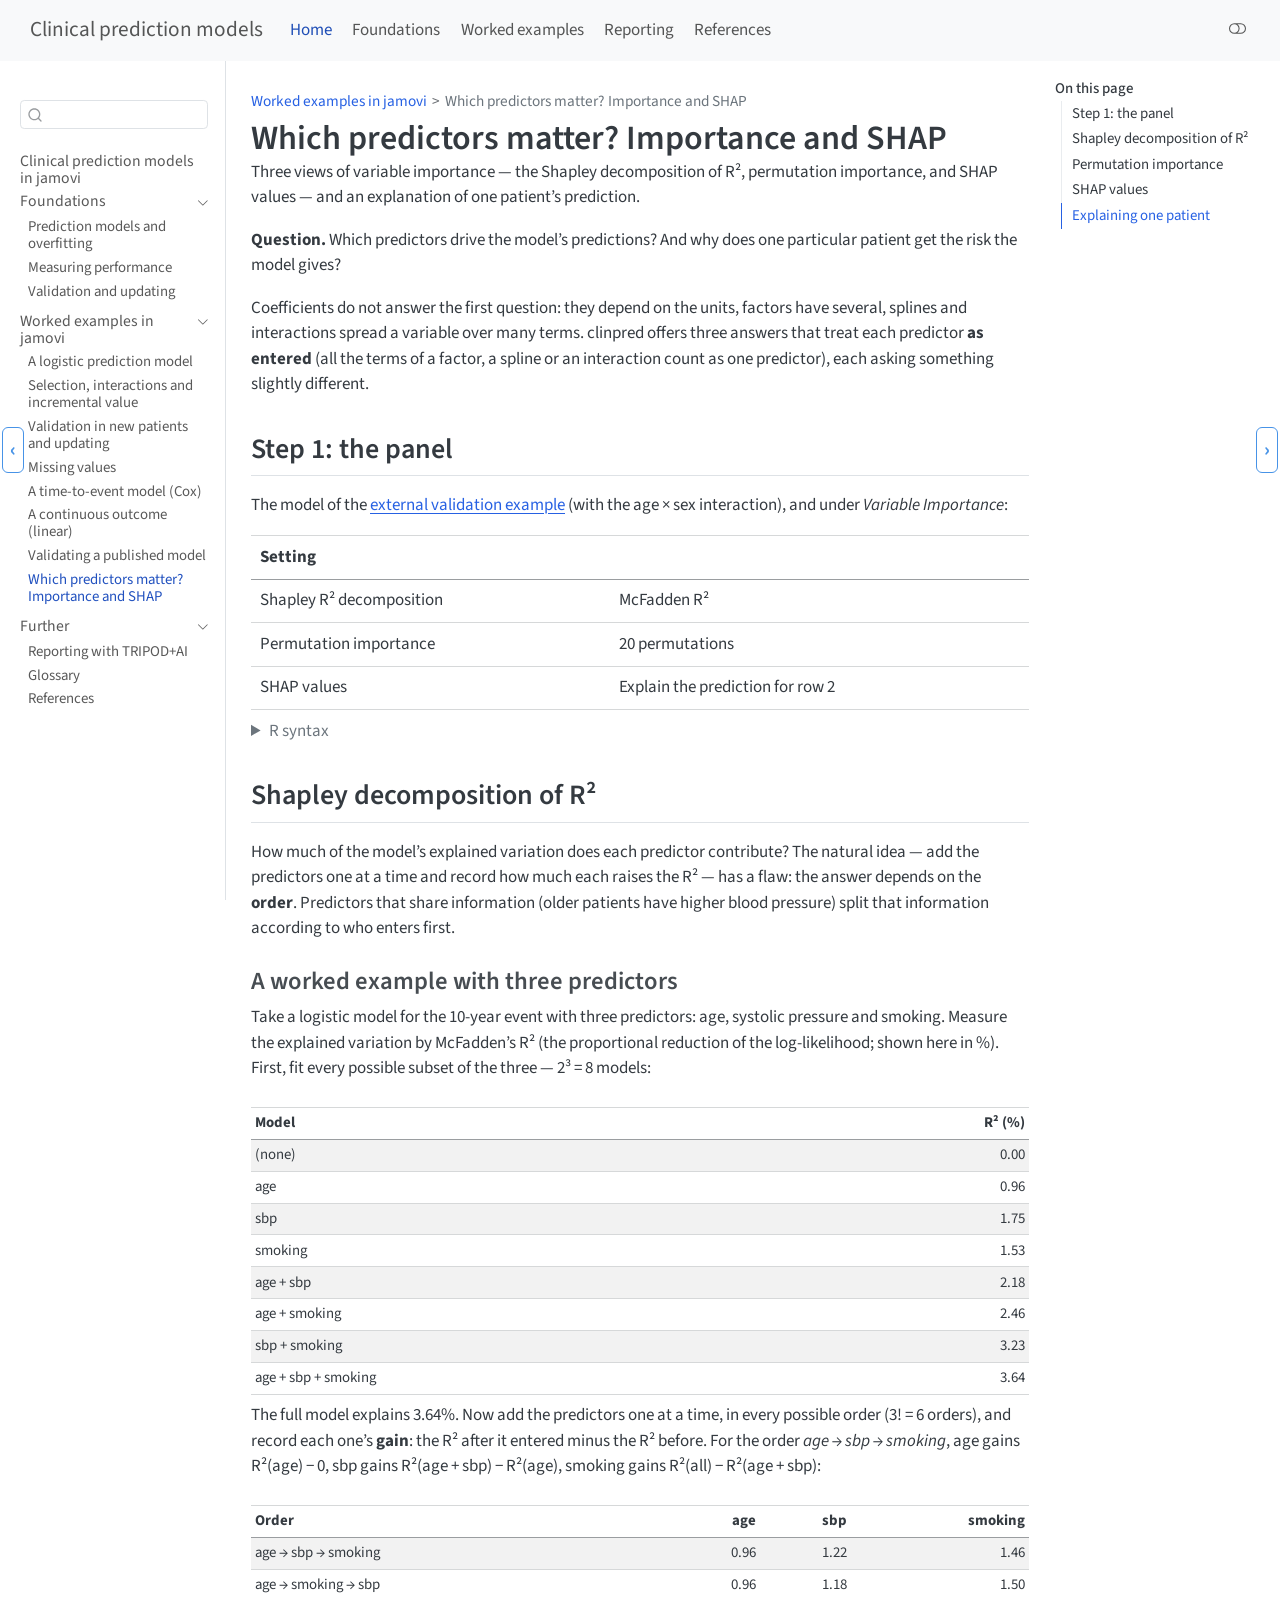
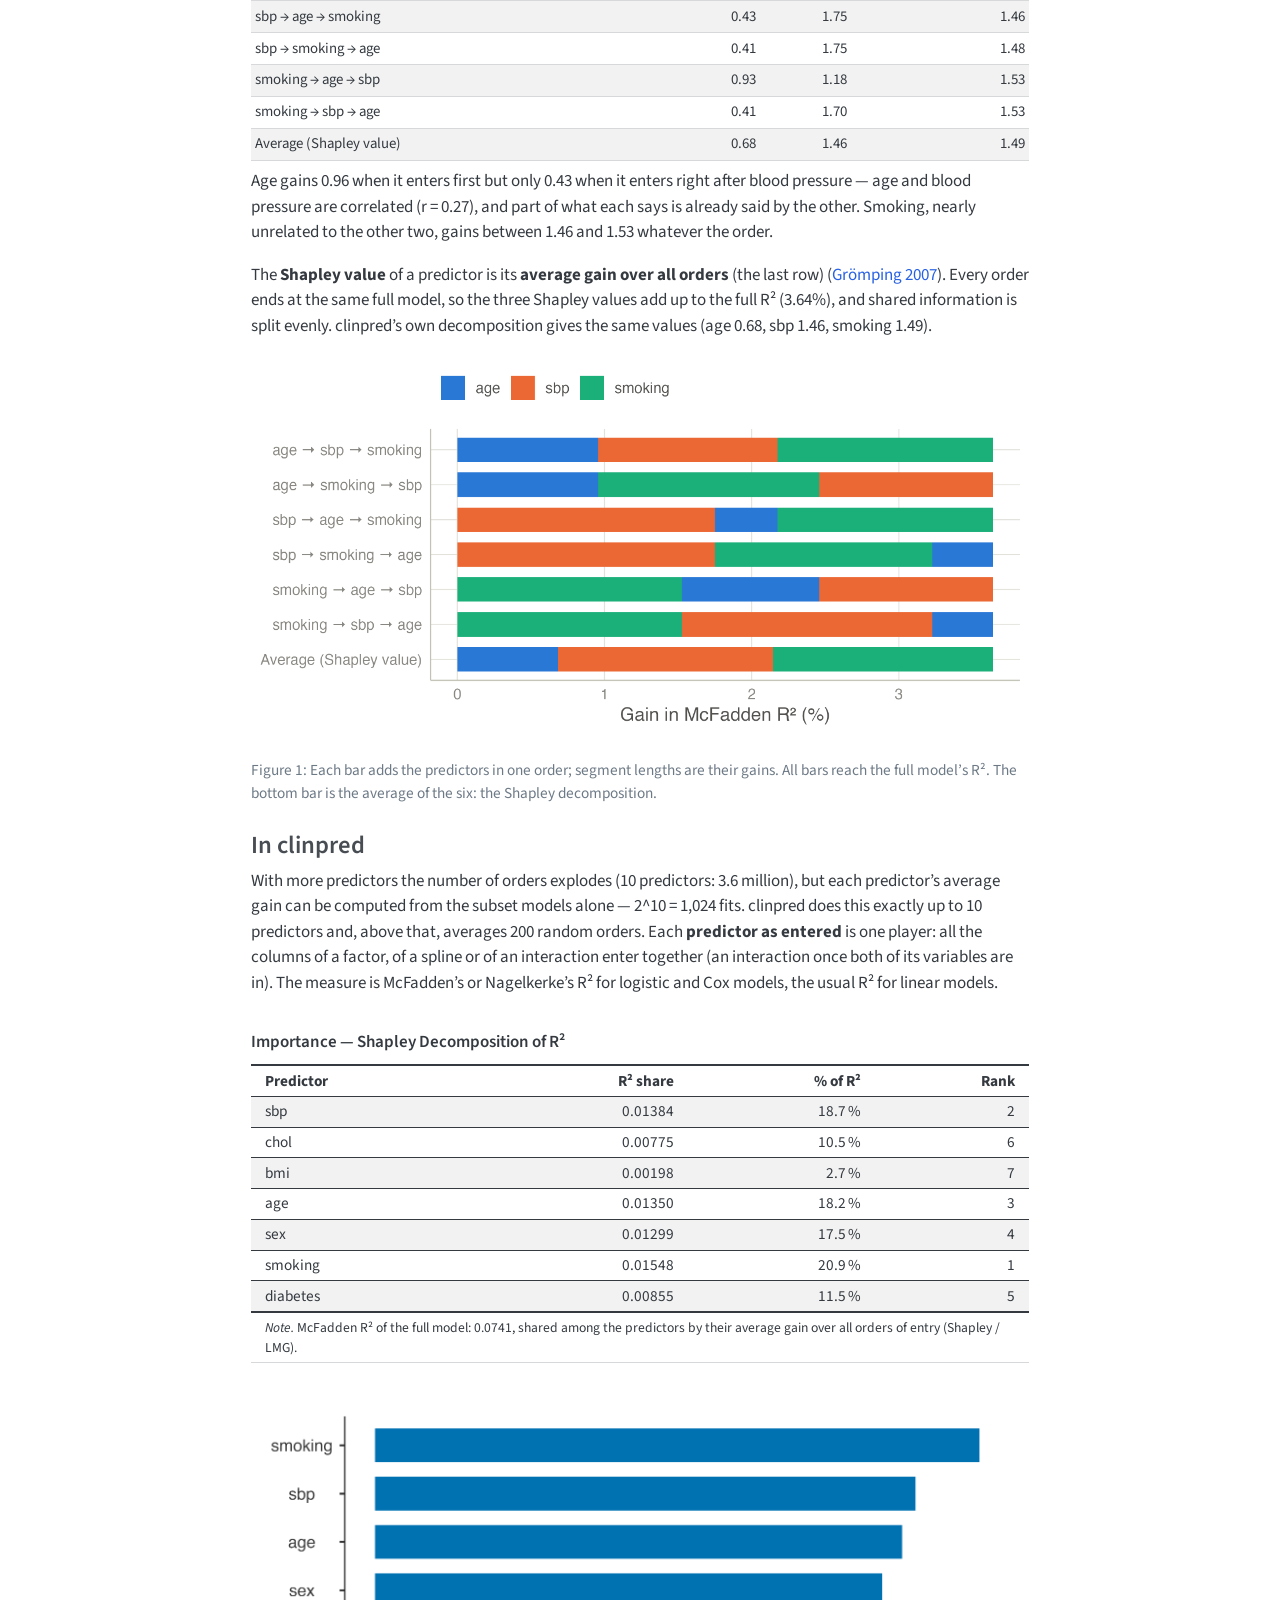
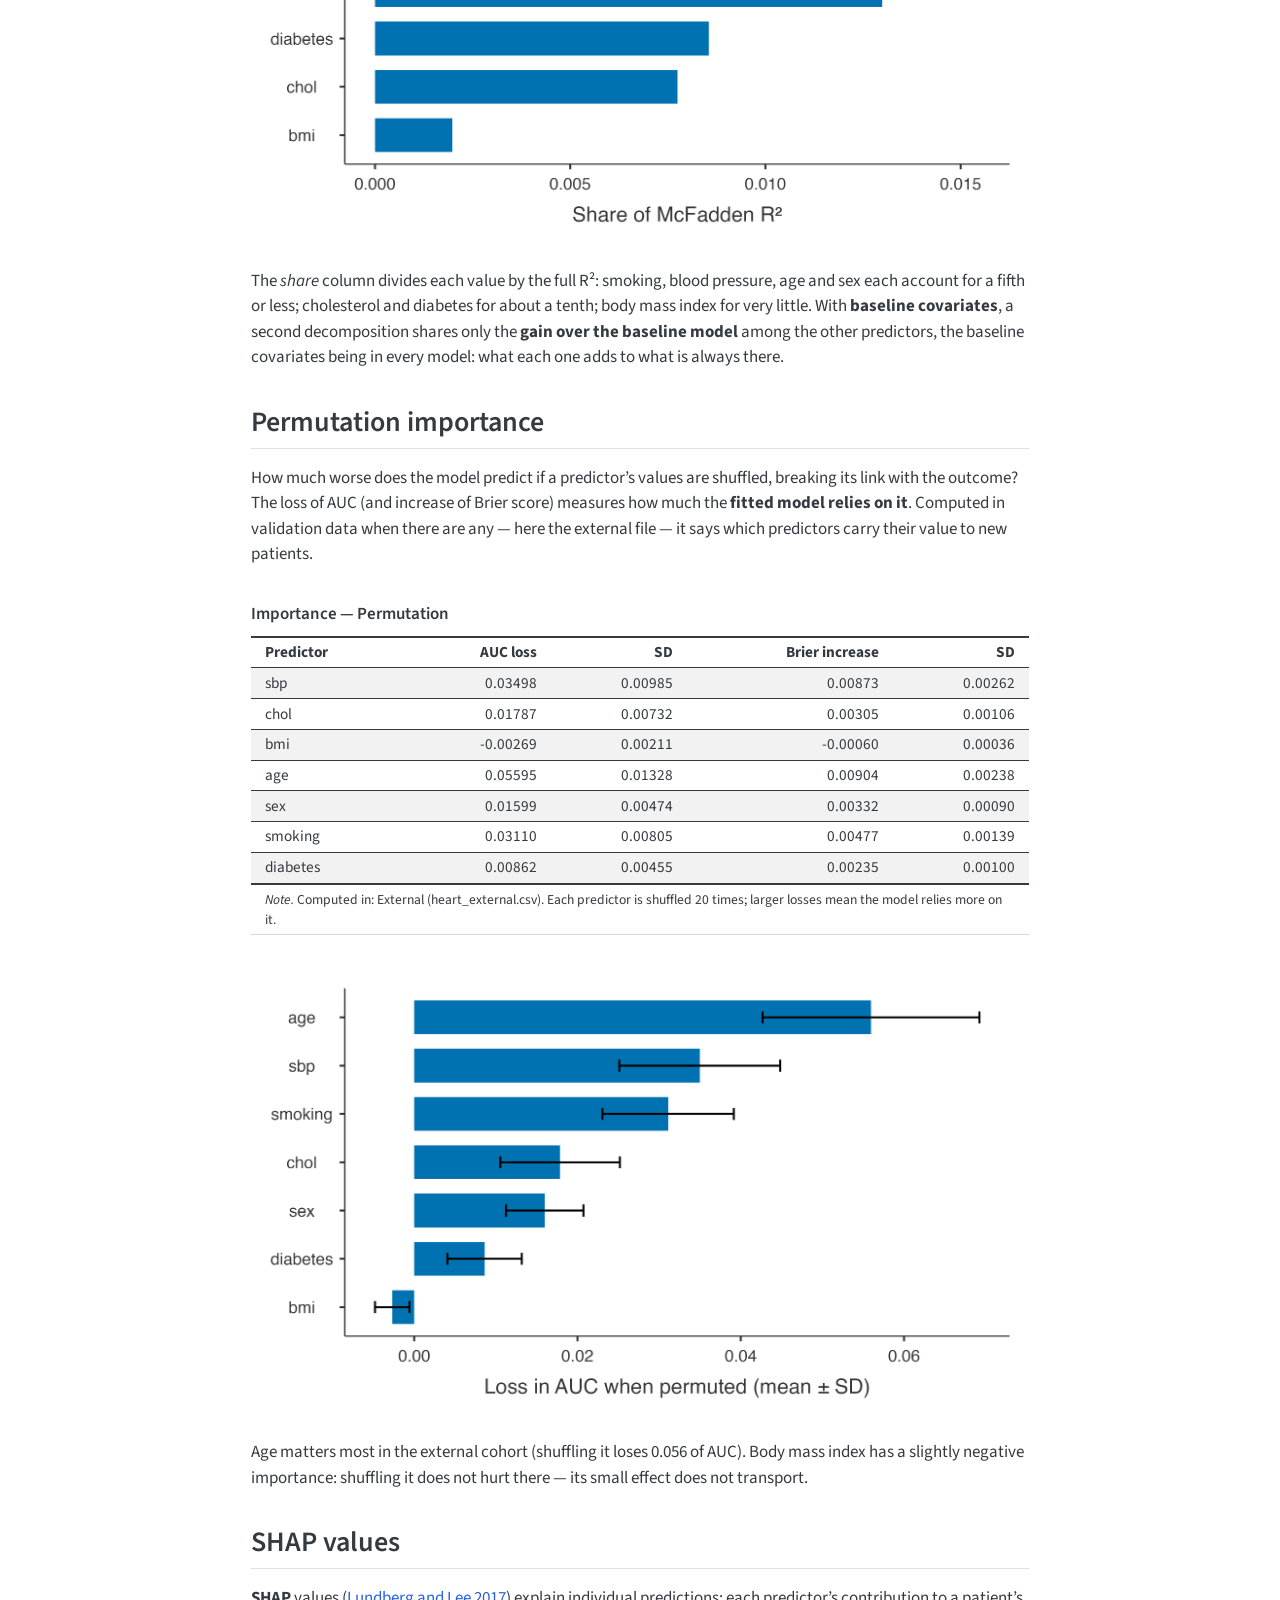
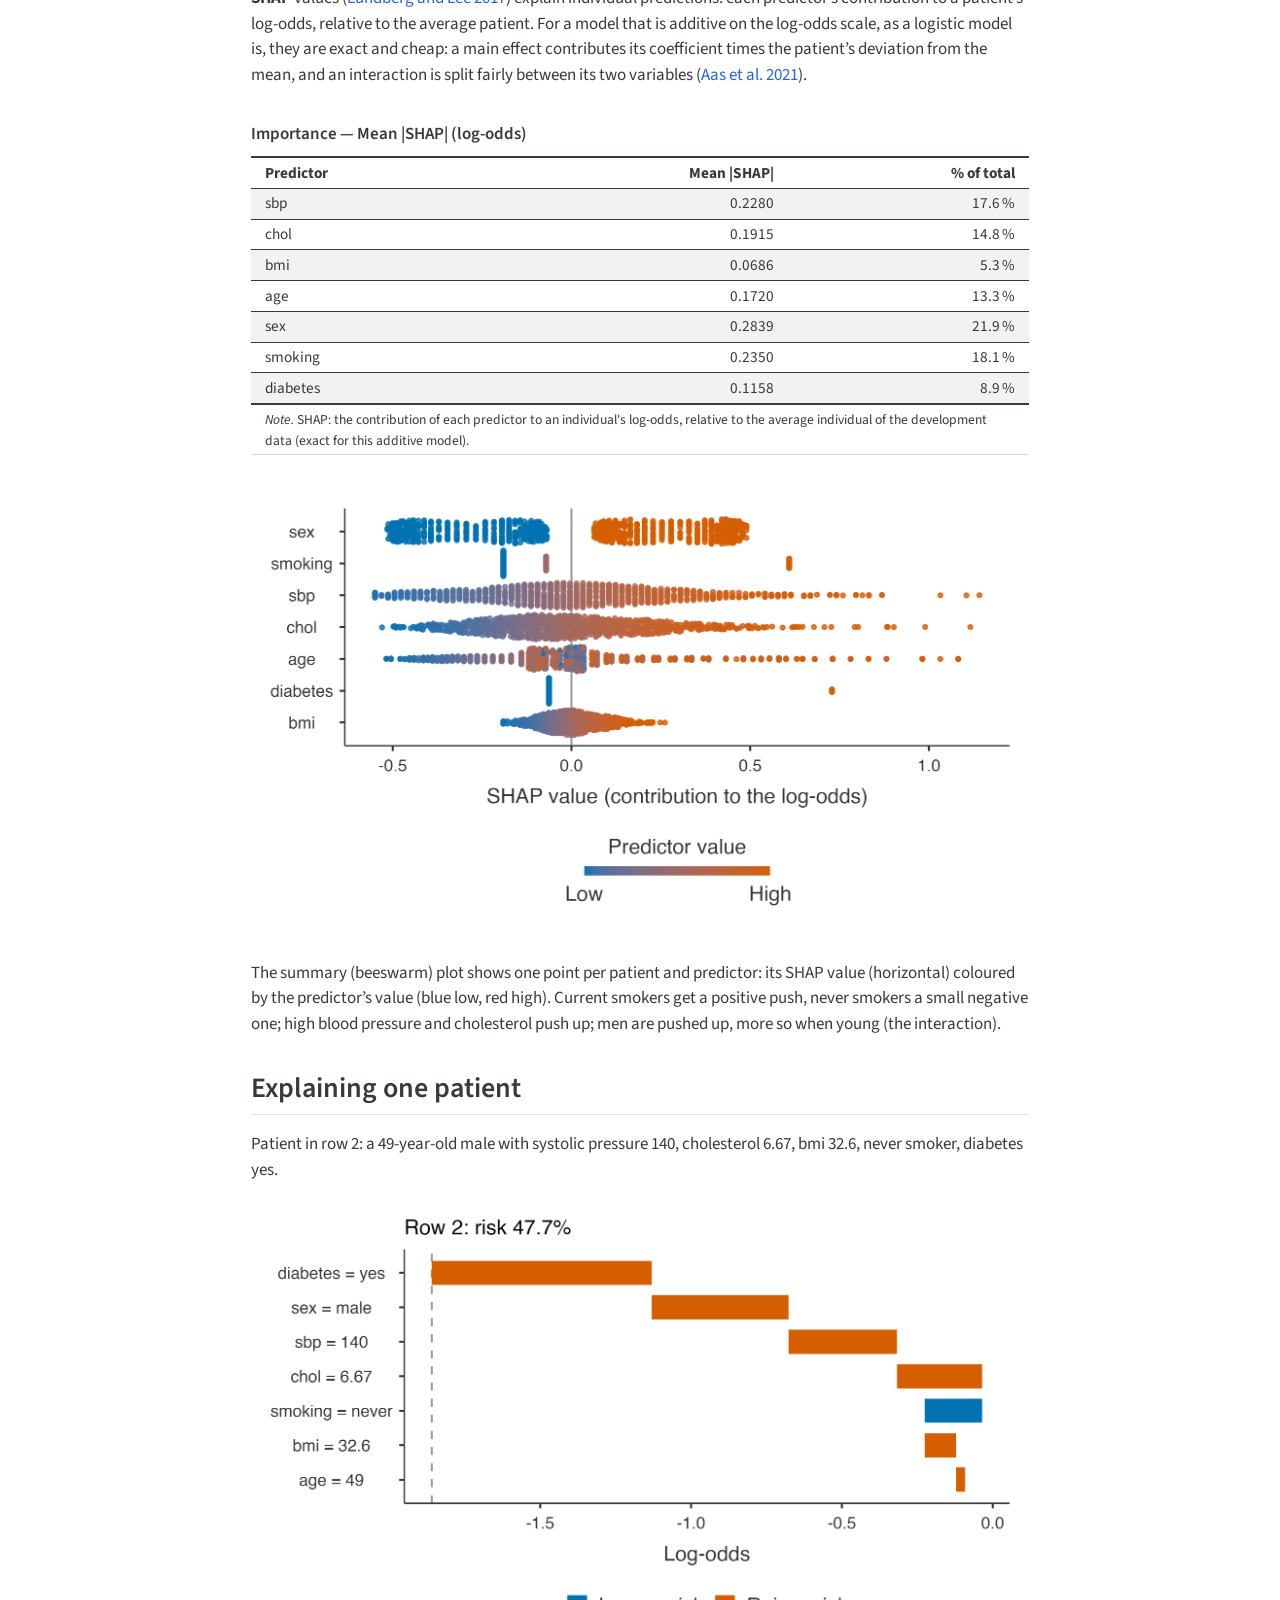
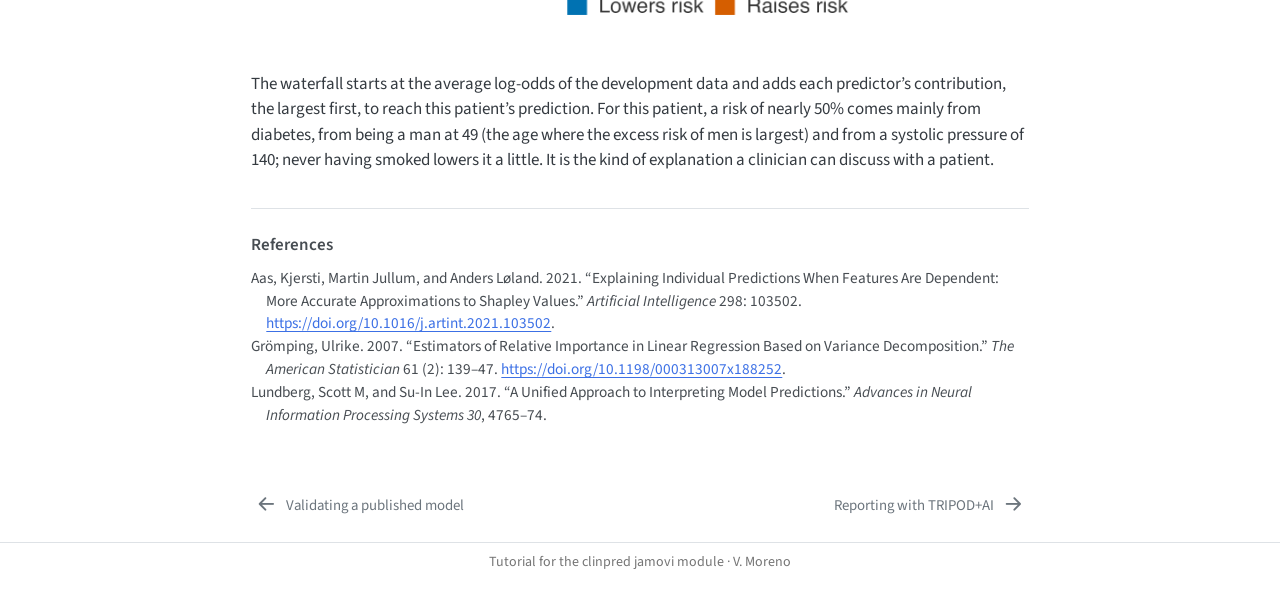
<file: docs/worked/importance.html>
<!DOCTYPE html>
<html xmlns="http://www.w3.org/1999/xhtml" lang="en" xml:lang="en"><head>

<meta charset="utf-8">
<meta name="generator" content="quarto-1.10.18">

<meta name="viewport" content="width=device-width, initial-scale=1.0, user-scalable=yes">

<meta name="description" content="Three views of variable importance — the Shapley decomposition of R², permutation importance, and SHAP values — and an explanation of one patient’s prediction.">

<title>Which predictors matter? Importance and SHAP – Clinical prediction models</title>
<style>
/* Default styles provided by pandoc.
** See https://pandoc.org/MANUAL.html#variables-for-html for config info.
*/
span.smallcaps{font-variant: small-caps;}
div.columns{display: flex; gap: 1.5em;}
div.column{flex: auto;}
@media screen {
div.columns{gap: min(4vw, 1.5em);}
div.column{overflow-x: auto;}
}
div.hanging-indent{margin-left: 1.5em; text-indent: -1.5em;}
ul.task-list{list-style: none;}
ul.task-list li input[type="checkbox"] {
  width: 0.8em;
  margin: 0 0.8em 0.2em -1em; /* quarto-specific, see https://github.com/quarto-dev/quarto-cli/issues/4556 */ 
  vertical-align: middle;
}
/* CSS for syntax highlighting */
html { -webkit-text-size-adjust: 100%; }
pre > code.sourceCode { white-space: pre; position: relative; }
pre > code.sourceCode > span { display: inline-block; line-height: 1.25; }
pre > code.sourceCode > span:empty { height: 1.2em; }
.sourceCode { overflow: visible; }
code.sourceCode > span { color: inherit; text-decoration: inherit; }
div.sourceCode { margin: 1em 0; }
pre.sourceCode { margin: 0; }
@media screen {
div.sourceCode { overflow: auto; }
}
@media print {
pre > code.sourceCode { white-space: pre-wrap; }
pre > code.sourceCode > span { text-indent: -5em; padding-left: 5em; }
}
pre.numberSource code
  { counter-reset: source-line 0; }
pre.numberSource code > span
  { position: relative; left: -4em; counter-increment: source-line; }
pre.numberSource code > span > a:first-child::before
  { content: counter(source-line);
    position: relative; left: -1em; text-align: right; vertical-align: baseline;
    border: none; display: inline-block;
    -webkit-touch-callout: none; -webkit-user-select: none;
    -khtml-user-select: none; -moz-user-select: none;
    -ms-user-select: none; user-select: none;
    padding: 0 4px; width: 4em;
  }
pre.numberSource { margin-left: 3em;  padding-left: 4px; }
div.sourceCode
  {   }
@media screen {
pre > code.sourceCode > span > a:first-child::before { text-decoration: underline; }
}
/* CSS for citations */
div.csl-bib-body { }
div.csl-entry {
  clear: both;
}
.hanging-indent div.csl-entry {
  margin-left:2em;
  text-indent:-2em;
}
div.csl-left-margin {
  min-width:2em;
  float:left;
}
div.csl-right-inline {
  margin-left:2em;
  padding-left:1em;
}
div.csl-indent {
  margin-left: 2em;
}</style>


<script src="../site_libs/quarto-nav/quarto-nav.js"></script>
<script src="../site_libs/quarto-nav/headroom.min.js"></script>
<script src="../site_libs/clipboard/clipboard.min.js"></script>
<script src="../site_libs/quarto-search/autocomplete.umd.js"></script>
<script src="../site_libs/quarto-search/fuse.min.js"></script>
<script src="../site_libs/quarto-search/quarto-search.js"></script>
<meta name="quarto:offset" content="../">
<link href="../further/reporting.html" rel="next">
<link href="../worked/published.html" rel="prev">
<script src="../site_libs/quarto-html/quarto.js" type="module"></script>
<script src="../site_libs/quarto-html/tabsets/tabsets.js" type="module"></script>
<script src="../site_libs/quarto-html/popper.min.js"></script>
<script src="../site_libs/quarto-html/tippy.umd.min.js"></script>
<script src="../site_libs/quarto-html/anchor.min.js"></script>
<link href="../site_libs/quarto-html/tippy.css" rel="stylesheet">
<link href="../site_libs/quarto-html/quarto-syntax-highlighting-64a204ab8560d761af7679ceaba22944.css" rel="stylesheet" class="quarto-color-scheme" id="quarto-text-highlighting-styles">
<link href="../site_libs/quarto-html/quarto-syntax-highlighting-dark-b85bc7c33db8c58e0ec93c3465666fed.css" rel="stylesheet" class="quarto-color-scheme quarto-color-alternate" id="quarto-text-highlighting-styles">
<link href="../site_libs/quarto-html/quarto-syntax-highlighting-64a204ab8560d761af7679ceaba22944.css" rel="stylesheet" class="quarto-color-scheme-extra" id="quarto-text-highlighting-styles">
<script src="../site_libs/bootstrap/bootstrap.min.js"></script>
<link href="../site_libs/bootstrap/bootstrap-icons.css" rel="stylesheet">
<link href="../site_libs/bootstrap/bootstrap-e5e84f5a70260acdabf710505354887c.min.css" rel="stylesheet" append-hash="true" class="quarto-color-scheme" id="quarto-bootstrap" data-mode="light">
<link href="../site_libs/bootstrap/bootstrap-dark-4143a9d5f9d8f9deb4202a6d60211dcc.min.css" rel="stylesheet" append-hash="true" class="quarto-color-scheme quarto-color-alternate" id="quarto-bootstrap" data-mode="dark">
<link href="../site_libs/bootstrap/bootstrap-e5e84f5a70260acdabf710505354887c.min.css" rel="stylesheet" append-hash="true" class="quarto-color-scheme-extra" id="quarto-bootstrap" data-mode="light">
<script id="quarto-search-options" type="application/json">{
  "location": "sidebar",
  "copy-button": false,
  "collapse-after": 3,
  "panel-placement": "start",
  "type": "textbox",
  "limit": 50,
  "keyboard-shortcut": [
    "f",
    "/",
    "s"
  ],
  "language": {
    "search-no-results-text": "No results",
    "search-matching-documents-text": "matching documents",
    "search-copy-link-title": "Copy link to search",
    "search-hide-matches-text": "Hide additional matches",
    "search-more-match-text": "more match in this document",
    "search-more-matches-text": "more matches in this document",
    "search-clear-button-title": "Clear",
    "search-text-placeholder": "",
    "search-detached-cancel-button-title": "Cancel",
    "search-submit-button-title": "Submit",
    "search-label": "Search"
  }
}</script>


<link rel="stylesheet" href="../styles.css">
</head>

<body class="nav-sidebar docked nav-fixed quarto-light"><script id="quarto-html-before-body" type="application/javascript">
    const toggleBodyColorMode = (bsSheetEl) => {
      const mode = bsSheetEl.getAttribute("data-mode");
      const bodyEl = window.document.querySelector("body");
      if (mode === "dark") {
        bodyEl.classList.add("quarto-dark");
        bodyEl.classList.remove("quarto-light");
      } else {
        bodyEl.classList.add("quarto-light");
        bodyEl.classList.remove("quarto-dark");
      }
    }
    const toggleBodyColorPrimary = () => {
      const bsSheetEl = window.document.querySelector("link#quarto-bootstrap:not([rel=disabled-stylesheet])");
      if (bsSheetEl) {
        toggleBodyColorMode(bsSheetEl);
      }
    }
    const setColorSchemeToggle = (alternate) => {
      const toggles = window.document.querySelectorAll('.quarto-color-scheme-toggle');
      for (let i=0; i < toggles.length; i++) {
        const toggle = toggles[i];
        if (toggle) {
          if (alternate) {
            toggle.classList.add("alternate");
          } else {
            toggle.classList.remove("alternate");
          }
        }
      }
    };
    const toggleColorMode = (alternate) => {
      // Switch the stylesheets
      const primaryStylesheets = window.document.querySelectorAll('link.quarto-color-scheme:not(.quarto-color-alternate)');
      const alternateStylesheets = window.document.querySelectorAll('link.quarto-color-scheme.quarto-color-alternate');
      manageTransitions('#quarto-margin-sidebar .nav-link', false);
      if (alternate) {
        // note: dark is layered on light, we don't disable primary!
        enableStylesheet(alternateStylesheets);
        for (const sheetNode of alternateStylesheets) {
          if (sheetNode.id === "quarto-bootstrap") {
            toggleBodyColorMode(sheetNode);
          }
        }
      } else {
        disableStylesheet(alternateStylesheets);
        enableStylesheet(primaryStylesheets)
        toggleBodyColorPrimary();
      }
      manageTransitions('#quarto-margin-sidebar .nav-link', true);
      // Switch the toggles
      setColorSchemeToggle(alternate)
      // Hack to workaround the fact that safari doesn't
      // properly recolor the scrollbar when toggling (#1455)
      if (navigator.userAgent.indexOf('Safari') > 0 && navigator.userAgent.indexOf('Chrome') == -1) {
        manageTransitions("body", false);
        window.scrollTo(0, 1);
        setTimeout(() => {
          window.scrollTo(0, 0);
          manageTransitions("body", true);
        }, 40);
      }
    }
    const disableStylesheet = (stylesheets) => {
      for (let i=0; i < stylesheets.length; i++) {
        const stylesheet = stylesheets[i];
        stylesheet.rel = 'disabled-stylesheet';
      }
    }
    const enableStylesheet = (stylesheets) => {
      for (let i=0; i < stylesheets.length; i++) {
        const stylesheet = stylesheets[i];
        if(stylesheet.rel !== 'stylesheet') { // for Chrome, which will still FOUC without this check
          stylesheet.rel = 'stylesheet';
        }
      }
    }
    const manageTransitions = (selector, allowTransitions) => {
      const els = window.document.querySelectorAll(selector);
      for (let i=0; i < els.length; i++) {
        const el = els[i];
        if (allowTransitions) {
          el.classList.remove('notransition');
        } else {
          el.classList.add('notransition');
        }
      }
    }
    const isFileUrl = () => {
      return window.location.protocol === 'file:';
    }
    const hasAlternateSentinel = () => {
      let styleSentinel = getColorSchemeSentinel();
      if (styleSentinel !== null) {
        return styleSentinel === "alternate";
      } else {
        return false;
      }
    }
    const setStyleSentinel = (alternate) => {
      const value = alternate ? "alternate" : "default";
      if (!isFileUrl()) {
        window.localStorage.setItem("quarto-color-scheme", value);
      } else {
        localAlternateSentinel = value;
      }
    }
    const getColorSchemeSentinel = () => {
      if (!isFileUrl()) {
        const storageValue = window.localStorage.getItem("quarto-color-scheme");
        return storageValue != null ? storageValue : localAlternateSentinel;
      } else {
        return localAlternateSentinel;
      }
    }
    const toggleGiscusIfUsed = (isAlternate, darkModeDefault) => {
      const baseTheme = document.querySelector('#giscus-base-theme')?.value ?? 'light';
      const alternateTheme = document.querySelector('#giscus-alt-theme')?.value ?? 'dark';
      let newTheme = '';
      if(authorPrefersDark) {
        newTheme = isAlternate ? baseTheme : alternateTheme;
      } else {
        newTheme = isAlternate ? alternateTheme : baseTheme;
      }
      const changeGiscusTheme = () => {
        // From: https://github.com/giscus/giscus/issues/336
        const sendMessage = (message) => {
          const iframe = document.querySelector('iframe.giscus-frame');
          if (!iframe) return;
          iframe.contentWindow.postMessage({ giscus: message }, 'https://giscus.app');
        }
        sendMessage({
          setConfig: {
            theme: newTheme
          }
        });
      }
      const isGiscussLoaded = window.document.querySelector('iframe.giscus-frame') !== null;
      if (isGiscussLoaded) {
        changeGiscusTheme();
      }
    };
    const authorPrefersDark = false;
    const darkModeDefault = authorPrefersDark;
      document.querySelector('link#quarto-text-highlighting-styles.quarto-color-scheme-extra').rel = 'disabled-stylesheet';
      document.querySelector('link#quarto-bootstrap.quarto-color-scheme-extra').rel = 'disabled-stylesheet';
    let localAlternateSentinel = darkModeDefault ? 'alternate' : 'default';
    // Dark / light mode switch
    window.quartoToggleColorScheme = () => {
      // Read the current dark / light value
      let toAlternate = !hasAlternateSentinel();
      toggleColorMode(toAlternate);
      setStyleSentinel(toAlternate);
      toggleGiscusIfUsed(toAlternate, darkModeDefault);
      window.dispatchEvent(new Event('resize'));
    };
    // Switch to dark mode if need be
    if (hasAlternateSentinel()) {
      toggleColorMode(true);
    } else {
      toggleColorMode(false);
    }
  </script>

<div id="quarto-search-results"></div>
  <header id="quarto-header" class="headroom fixed-top">
    <nav class="navbar navbar-expand-lg " data-bs-theme="dark">
      <div class="navbar-container container-fluid">
      <div class="navbar-brand-container mx-auto">
    <a class="navbar-brand" href="../index.html">
    <span class="navbar-title">Clinical prediction models</span>
    </a>
  </div>
          <button class="navbar-toggler" type="button" data-bs-toggle="collapse" data-bs-target="#navbarCollapse" aria-controls="navbarCollapse" role="menu" aria-expanded="false" aria-label="Toggle navigation" onclick="if (window.quartoToggleHeadroom) { window.quartoToggleHeadroom(); }">
  <span class="navbar-toggler-icon"></span>
</button>
          <div class="collapse navbar-collapse" id="navbarCollapse">
            <ul class="navbar-nav navbar-nav-scroll me-auto">
  <li class="nav-item">
    <a class="nav-link active" href="../index.html" aria-current="page"> 
<span class="menu-text">Home</span></a>
  </li>  
  <li class="nav-item">
    <a class="nav-link" href="../foundations/prediction-models.html"> 
<span class="menu-text">Foundations</span></a>
  </li>  
  <li class="nav-item">
    <a class="nav-link" href="../worked/logistic.html"> 
<span class="menu-text">Worked examples</span></a>
  </li>  
  <li class="nav-item">
    <a class="nav-link" href="../further/reporting.html"> 
<span class="menu-text">Reporting</span></a>
  </li>  
  <li class="nav-item">
    <a class="nav-link" href="../references.html"> 
<span class="menu-text">References</span></a>
  </li>  
</ul>
          </div> <!-- /navcollapse -->
            <div class="quarto-navbar-tools">
  <a href="" class="quarto-color-scheme-toggle quarto-navigation-tool  px-1" onclick="window.quartoToggleColorScheme(); return false;" title="Toggle dark mode"><i class="bi"></i></a>
</div>
      </div> <!-- /container-fluid -->
    </nav>
  <nav class="quarto-secondary-nav">
    <div class="container-fluid d-flex">
      <button type="button" class="quarto-btn-toggle btn" data-bs-toggle="collapse" role="button" data-bs-target=".quarto-sidebar-collapse-item" aria-controls="quarto-sidebar" aria-expanded="false" aria-label="Toggle sidebar navigation" onclick="if (window.quartoToggleHeadroom) { window.quartoToggleHeadroom(); }">
        <i class="bi bi-layout-text-sidebar-reverse"></i>
      </button>
        <nav class="quarto-page-breadcrumbs" aria-label="breadcrumb"><ol class="breadcrumb"><li class="breadcrumb-item"><a href="../worked/logistic.html">Worked examples in jamovi</a></li><li class="breadcrumb-item"><a href="../worked/importance.html">Which predictors matter? Importance and SHAP</a></li></ol></nav>
        <a class="flex-grow-1" role="navigation" data-bs-toggle="collapse" data-bs-target=".quarto-sidebar-collapse-item" aria-controls="quarto-sidebar" aria-expanded="false" aria-label="Toggle sidebar navigation" onclick="if (window.quartoToggleHeadroom) { window.quartoToggleHeadroom(); }">      
        </a>
      <button type="button" class="btn quarto-search-button" aria-label="Search" onclick="window.quartoOpenSearch();">
        <i class="bi bi-search"></i>
      </button>
    </div>
  </nav>
</header>
<!-- content -->
<div id="quarto-content" class="quarto-container page-columns page-rows-contents page-layout-article page-navbar">
<!-- sidebar -->
  <nav id="quarto-sidebar" class="sidebar collapse collapse-horizontal quarto-sidebar-collapse-item sidebar-navigation docked overflow-auto">
        <div class="mt-2 flex-shrink-0 align-items-center">
        <div class="sidebar-search">
        <div id="quarto-search" class="" title="Search"></div>
        </div>
        </div>
    <div class="sidebar-menu-container"> 
    <ul class="list-unstyled mt-1">
        <li class="sidebar-item">
  <div class="sidebar-item-container"> 
  <a href="../index.html" class="sidebar-item-text sidebar-link">
 <span class="menu-text">Clinical prediction models in jamovi</span></a>
  </div>
</li>
        <li class="sidebar-item sidebar-item-section">
      <div class="sidebar-item-container"> 
            <a class="sidebar-item-text sidebar-link text-start" data-bs-toggle="collapse" data-bs-target="#quarto-sidebar-section-1" role="navigation" aria-expanded="true">
 <span class="menu-text">Foundations</span></a>
          <a class="sidebar-item-toggle text-start" data-bs-toggle="collapse" data-bs-target="#quarto-sidebar-section-1" role="navigation" aria-expanded="true" aria-label="Toggle section">
            <i class="bi bi-chevron-right ms-2"></i>
          </a> 
      </div>
      <ul id="quarto-sidebar-section-1" class="collapse list-unstyled sidebar-section depth1 show">  
          <li class="sidebar-item">
  <div class="sidebar-item-container"> 
  <a href="../foundations/prediction-models.html" class="sidebar-item-text sidebar-link">
 <span class="menu-text">Prediction models and overfitting</span></a>
  </div>
</li>
          <li class="sidebar-item">
  <div class="sidebar-item-container"> 
  <a href="../foundations/performance.html" class="sidebar-item-text sidebar-link">
 <span class="menu-text">Measuring performance</span></a>
  </div>
</li>
          <li class="sidebar-item">
  <div class="sidebar-item-container"> 
  <a href="../foundations/validation.html" class="sidebar-item-text sidebar-link">
 <span class="menu-text">Validation and updating</span></a>
  </div>
</li>
      </ul>
  </li>
        <li class="sidebar-item sidebar-item-section">
      <div class="sidebar-item-container"> 
            <a class="sidebar-item-text sidebar-link text-start" data-bs-toggle="collapse" data-bs-target="#quarto-sidebar-section-2" role="navigation" aria-expanded="true">
 <span class="menu-text">Worked examples in jamovi</span></a>
          <a class="sidebar-item-toggle text-start" data-bs-toggle="collapse" data-bs-target="#quarto-sidebar-section-2" role="navigation" aria-expanded="true" aria-label="Toggle section">
            <i class="bi bi-chevron-right ms-2"></i>
          </a> 
      </div>
      <ul id="quarto-sidebar-section-2" class="collapse list-unstyled sidebar-section depth1 show">  
          <li class="sidebar-item">
  <div class="sidebar-item-container"> 
  <a href="../worked/logistic.html" class="sidebar-item-text sidebar-link">
 <span class="menu-text">A logistic prediction model</span></a>
  </div>
</li>
          <li class="sidebar-item">
  <div class="sidebar-item-container"> 
  <a href="../worked/selection.html" class="sidebar-item-text sidebar-link">
 <span class="menu-text">Selection, interactions and incremental value</span></a>
  </div>
</li>
          <li class="sidebar-item">
  <div class="sidebar-item-container"> 
  <a href="../worked/external.html" class="sidebar-item-text sidebar-link">
 <span class="menu-text">Validation in new patients and updating</span></a>
  </div>
</li>
          <li class="sidebar-item">
  <div class="sidebar-item-container"> 
  <a href="../worked/missing.html" class="sidebar-item-text sidebar-link">
 <span class="menu-text">Missing values</span></a>
  </div>
</li>
          <li class="sidebar-item">
  <div class="sidebar-item-container"> 
  <a href="../worked/cox.html" class="sidebar-item-text sidebar-link">
 <span class="menu-text">A time-to-event model (Cox)</span></a>
  </div>
</li>
          <li class="sidebar-item">
  <div class="sidebar-item-container"> 
  <a href="../worked/linear.html" class="sidebar-item-text sidebar-link">
 <span class="menu-text">A continuous outcome (linear)</span></a>
  </div>
</li>
          <li class="sidebar-item">
  <div class="sidebar-item-container"> 
  <a href="../worked/published.html" class="sidebar-item-text sidebar-link">
 <span class="menu-text">Validating a published model</span></a>
  </div>
</li>
          <li class="sidebar-item">
  <div class="sidebar-item-container"> 
  <a href="../worked/importance.html" class="sidebar-item-text sidebar-link active">
 <span class="menu-text">Which predictors matter? Importance and SHAP</span></a>
  </div>
</li>
      </ul>
  </li>
        <li class="sidebar-item sidebar-item-section">
      <div class="sidebar-item-container"> 
            <a class="sidebar-item-text sidebar-link text-start" data-bs-toggle="collapse" data-bs-target="#quarto-sidebar-section-3" role="navigation" aria-expanded="true">
 <span class="menu-text">Further</span></a>
          <a class="sidebar-item-toggle text-start" data-bs-toggle="collapse" data-bs-target="#quarto-sidebar-section-3" role="navigation" aria-expanded="true" aria-label="Toggle section">
            <i class="bi bi-chevron-right ms-2"></i>
          </a> 
      </div>
      <ul id="quarto-sidebar-section-3" class="collapse list-unstyled sidebar-section depth1 show">  
          <li class="sidebar-item">
  <div class="sidebar-item-container"> 
  <a href="../further/reporting.html" class="sidebar-item-text sidebar-link">
 <span class="menu-text">Reporting with TRIPOD+AI</span></a>
  </div>
</li>
          <li class="sidebar-item">
  <div class="sidebar-item-container"> 
  <a href="../further/glossary.html" class="sidebar-item-text sidebar-link">
 <span class="menu-text">Glossary</span></a>
  </div>
</li>
          <li class="sidebar-item">
  <div class="sidebar-item-container"> 
  <a href="../references.html" class="sidebar-item-text sidebar-link">
 <span class="menu-text">References</span></a>
  </div>
</li>
      </ul>
  </li>
    </ul>
    </div>
</nav>
<div id="quarto-sidebar-glass" class="quarto-sidebar-collapse-item" data-bs-toggle="collapse" data-bs-target=".quarto-sidebar-collapse-item"></div>
<!-- margin-sidebar -->
    <div id="quarto-margin-sidebar" class="sidebar margin-sidebar">
        <nav id="TOC" role="doc-toc" class="toc-active">
    <h2 id="toc-title">On this page</h2>
   
  <ul>
  <li><a href="#step-1-the-panel" id="toc-step-1-the-panel" class="nav-link active" data-scroll-target="#step-1-the-panel">Step 1: the panel</a></li>
  <li><a href="#shapley-decomposition-of-r²" id="toc-shapley-decomposition-of-r²" class="nav-link" data-scroll-target="#shapley-decomposition-of-r²">Shapley decomposition of R²</a>
  <ul class="collapse">
  <li><a href="#a-worked-example-with-three-predictors" id="toc-a-worked-example-with-three-predictors" class="nav-link" data-scroll-target="#a-worked-example-with-three-predictors">A worked example with three predictors</a></li>
  <li><a href="#in-clinpred" id="toc-in-clinpred" class="nav-link" data-scroll-target="#in-clinpred">In clinpred</a></li>
  </ul></li>
  <li><a href="#permutation-importance" id="toc-permutation-importance" class="nav-link" data-scroll-target="#permutation-importance">Permutation importance</a></li>
  <li><a href="#shap-values" id="toc-shap-values" class="nav-link" data-scroll-target="#shap-values">SHAP values</a></li>
  <li><a href="#explaining-one-patient" id="toc-explaining-one-patient" class="nav-link" data-scroll-target="#explaining-one-patient">Explaining one patient</a></li>
  </ul>
</nav>
    </div>
<!-- main -->
<main class="content" id="quarto-document-content">


<header id="title-block-header" class="quarto-title-block default"><nav class="quarto-page-breadcrumbs quarto-title-breadcrumbs d-none d-lg-block" aria-label="breadcrumb"><ol class="breadcrumb"><li class="breadcrumb-item"><a href="../worked/logistic.html">Worked examples in jamovi</a></li><li class="breadcrumb-item"><a href="../worked/importance.html">Which predictors matter? Importance and SHAP</a></li></ol></nav>
<div class="quarto-title">
<h1 class="title">Which predictors matter? Importance and SHAP</h1>
</div>

<div>
  <div class="description">
    Three views of variable importance — the Shapley decomposition of R², permutation importance, and SHAP values — and an explanation of one patient’s prediction.
  </div>
</div>


<div class="quarto-title-meta">

    
  
    
  </div>
  


</header>


<p><strong>Question.</strong> Which predictors drive the model’s predictions? And why does one particular patient get the risk the model gives?</p>
<p>Coefficients do not answer the first question: they depend on the units, factors have several, splines and interactions spread a variable over many terms. clinpred offers three answers that treat each predictor <strong>as entered</strong> (all the terms of a factor, a spline or an interaction count as one predictor), each asking something slightly different.</p>
<section id="step-1-the-panel" class="level2">
<h2 class="anchored" data-anchor-id="step-1-the-panel">Step 1: the panel</h2>
<p>The model of the <a href="../worked/external.html">external validation example</a> (with the age × sex interaction), and under <em>Variable Importance</em>:</p>
<table class="caption-top table">
<thead>
<tr class="header">
<th>Setting</th>
<th></th>
</tr>
</thead>
<tbody>
<tr class="odd">
<td>Shapley R² decomposition</td>
<td>McFadden R²</td>
</tr>
<tr class="even">
<td>Permutation importance</td>
<td>20 permutations</td>
</tr>
<tr class="odd">
<td>SHAP values</td>
<td>Explain the prediction for row 2</td>
</tr>
</tbody>
</table>
<div class="cell">
<details class="code-fold">
<summary>R syntax</summary>
<div class="code-copy-outer-scaffold"><div class="sourceCode cell-code" id="cb1"><pre class="sourceCode r code-with-copy"><code class="sourceCode r"><span id="cb1-1"><a href="#cb1-1" aria-hidden="true" tabindex="-1"></a>r <span class="ot">&lt;-</span> <span class="fu">cpLogistic</span>(<span class="at">data =</span> heart, <span class="at">dep =</span> <span class="st">"event10"</span>, <span class="at">eventLevel =</span> <span class="st">"yes"</span>,</span>
<span id="cb1-2"><a href="#cb1-2" aria-hidden="true" tabindex="-1"></a>                <span class="at">covs =</span> <span class="fu">c</span>(<span class="st">"sbp"</span>, <span class="st">"chol"</span>, <span class="st">"bmi"</span>), <span class="at">splineVars =</span> <span class="st">"age"</span>,</span>
<span id="cb1-3"><a href="#cb1-3" aria-hidden="true" tabindex="-1"></a>                <span class="at">factors =</span> <span class="fu">c</span>(<span class="st">"sex"</span>, <span class="st">"smoking"</span>, <span class="st">"diabetes"</span>),</span>
<span id="cb1-4"><a href="#cb1-4" aria-hidden="true" tabindex="-1"></a>                <span class="at">covScales =</span> <span class="fu">list</span>(<span class="fu">list</span>(<span class="at">var =</span> <span class="st">"sbp"</span>, <span class="at">scale =</span> <span class="st">"ten"</span>)),</span>
<span id="cb1-5"><a href="#cb1-5" aria-hidden="true" tabindex="-1"></a>                <span class="at">interactions =</span> <span class="fu">list</span>(<span class="fu">list</span>(<span class="st">"age"</span>, <span class="st">"sex"</span>)),</span>
<span id="cb1-6"><a href="#cb1-6" aria-hidden="true" tabindex="-1"></a>                <span class="at">shapley =</span> <span class="cn">TRUE</span>, <span class="at">permImp =</span> <span class="cn">TRUE</span>, <span class="at">nPerm =</span> <span class="dv">20</span>, <span class="at">shap =</span> <span class="cn">TRUE</span>, <span class="at">shapRow =</span> <span class="dv">2</span>,</span>
<span id="cb1-7"><a href="#cb1-7" aria-hidden="true" tabindex="-1"></a>                <span class="at">extFile =</span> <span class="fu">list</span>(<span class="at">path =</span> <span class="st">"heart_external.csv"</span>))</span></code></pre></div><button title="Copy to Clipboard" class="code-copy-button"><i class="bi"></i></button></div>
</details>
</div>
</section>
<section id="shapley-decomposition-of-r²" class="level2">
<h2 class="anchored" data-anchor-id="shapley-decomposition-of-r²">Shapley decomposition of R²</h2>
<p>How much of the model’s explained variation does each predictor contribute? The natural idea — add the predictors one at a time and record how much each raises the R² — has a flaw: the answer depends on the <strong>order</strong>. Predictors that share information (older patients have higher blood pressure) split that information according to who enters first.</p>
<section id="a-worked-example-with-three-predictors" class="level3">
<h3 class="anchored" data-anchor-id="a-worked-example-with-three-predictors">A worked example with three predictors</h3>
<p>Take a logistic model for the 10-year event with three predictors: age, systolic pressure and smoking. Measure the explained variation by McFadden’s R² (the proportional reduction of the log-likelihood; shown here in %). First, fit every possible subset of the three — 2³ = 8 models:</p>
<div class="cell">
<div class="cell-output-display">
<table class="caption-top table table-sm table-striped small">
<thead>
<tr class="header">
<th style="text-align: left;">Model</th>
<th style="text-align: right;">R² (%)</th>
</tr>
</thead>
<tbody>
<tr class="odd">
<td style="text-align: left;">(none)</td>
<td style="text-align: right;">0.00</td>
</tr>
<tr class="even">
<td style="text-align: left;">age</td>
<td style="text-align: right;">0.96</td>
</tr>
<tr class="odd">
<td style="text-align: left;">sbp</td>
<td style="text-align: right;">1.75</td>
</tr>
<tr class="even">
<td style="text-align: left;">smoking</td>
<td style="text-align: right;">1.53</td>
</tr>
<tr class="odd">
<td style="text-align: left;">age + sbp</td>
<td style="text-align: right;">2.18</td>
</tr>
<tr class="even">
<td style="text-align: left;">age + smoking</td>
<td style="text-align: right;">2.46</td>
</tr>
<tr class="odd">
<td style="text-align: left;">sbp + smoking</td>
<td style="text-align: right;">3.23</td>
</tr>
<tr class="even">
<td style="text-align: left;">age + sbp + smoking</td>
<td style="text-align: right;">3.64</td>
</tr>
</tbody>
</table>
</div>
</div>
<p>The full model explains 3.64%. Now add the predictors one at a time, in every possible order (3! = 6 orders), and record each one’s <strong>gain</strong>: the R² after it entered minus the R² before. For the order <em>age → sbp → smoking</em>, age gains R²(age) − 0, sbp gains R²(age + sbp) − R²(age), smoking gains R²(all) − R²(age + sbp):</p>
<div class="cell">
<div class="cell-output-display">
<table class="caption-top table table-sm table-striped small">
<thead>
<tr class="header">
<th style="text-align: left;">Order</th>
<th style="text-align: right;">age</th>
<th style="text-align: right;">sbp</th>
<th style="text-align: right;">smoking</th>
</tr>
</thead>
<tbody>
<tr class="odd">
<td style="text-align: left;">age → sbp → smoking</td>
<td style="text-align: right;">0.96</td>
<td style="text-align: right;">1.22</td>
<td style="text-align: right;">1.46</td>
</tr>
<tr class="even">
<td style="text-align: left;">age → smoking → sbp</td>
<td style="text-align: right;">0.96</td>
<td style="text-align: right;">1.18</td>
<td style="text-align: right;">1.50</td>
</tr>
<tr class="odd">
<td style="text-align: left;">sbp → age → smoking</td>
<td style="text-align: right;">0.43</td>
<td style="text-align: right;">1.75</td>
<td style="text-align: right;">1.46</td>
</tr>
<tr class="even">
<td style="text-align: left;">sbp → smoking → age</td>
<td style="text-align: right;">0.41</td>
<td style="text-align: right;">1.75</td>
<td style="text-align: right;">1.48</td>
</tr>
<tr class="odd">
<td style="text-align: left;">smoking → age → sbp</td>
<td style="text-align: right;">0.93</td>
<td style="text-align: right;">1.18</td>
<td style="text-align: right;">1.53</td>
</tr>
<tr class="even">
<td style="text-align: left;">smoking → sbp → age</td>
<td style="text-align: right;">0.41</td>
<td style="text-align: right;">1.70</td>
<td style="text-align: right;">1.53</td>
</tr>
<tr class="odd">
<td style="text-align: left;">Average (Shapley value)</td>
<td style="text-align: right;">0.68</td>
<td style="text-align: right;">1.46</td>
<td style="text-align: right;">1.49</td>
</tr>
</tbody>
</table>
</div>
</div>
<p>Age gains 0.96 when it enters first but only 0.43 when it enters right after blood pressure — age and blood pressure are correlated (r = 0.27), and part of what each says is already said by the other. Smoking, nearly unrelated to the other two, gains between 1.46 and 1.53 whatever the order.</p>
<p>The <strong>Shapley value</strong> of a predictor is its <strong>average gain over all orders</strong> (the last row) <span class="citation" data-cites="gromping2007">(<a href="#ref-gromping2007" role="doc-biblioref">Grömping 2007</a>)</span>. Every order ends at the same full model, so the three Shapley values add up to the full R² (3.64%), and shared information is split evenly. clinpred’s own decomposition gives the same values (age 0.68, sbp 1.46, smoking 1.49).</p>
<div id="fig-shapley-orders" class="quarto-float quarto-figure quarto-figure-center anchored">
<figure class="quarto-float quarto-float-fig figure">
<div aria-describedby="fig-shapley-orders-caption-0ceaefa1-69ba-4598-a22c-09a6ac19f8ca">
<div class="cell" data-renderings="[&quot;light&quot;,&quot;dark&quot;]">
<div class="cell-output-display light-content">
<div>
<figure class="figure">
<p><img src="importance_files/figure-html/unnamed-chunk-7-1.png" class="img-fluid figure-img" width="1344"></p>
</figure>
</div>
</div>
<div class="cell-output-display dark-content">
<div>
<figure class="figure">
<p><img src="importance_files/figure-html/unnamed-chunk-7-2.png" class="img-fluid figure-img" width="1344"></p>
</figure>
</div>
</div>
</div>
</div>
<figcaption class="quarto-float-caption-bottom quarto-float-caption quarto-float-fig" id="fig-shapley-orders-caption-0ceaefa1-69ba-4598-a22c-09a6ac19f8ca">
Figure&nbsp;1: Each bar adds the predictors in one order; segment lengths are their gains. All bars reach the full model’s R². The bottom bar is the average of the six: the Shapley decomposition.
</figcaption>
</figure>
</div>
</section>
<section id="in-clinpred" class="level3">
<h3 class="anchored" data-anchor-id="in-clinpred">In clinpred</h3>
<p>With more predictors the number of orders explodes (10 predictors: 3.6 million), but each predictor’s average gain can be computed from the subset models alone — 2^10 = 1,024 fits. clinpred does this exactly up to 10 predictors and, above that, averages 200 random orders. Each <strong>predictor as entered</strong> is one player: all the columns of a factor, of a spline or of an interaction enter together (an interaction once both of its variables are in). The measure is McFadden’s or Nagelkerke’s R² for logistic and Cox models, the usual R² for linear models.</p>
<div class="cell">
<div class="cell-output-display">
<div class="jtable">
<p class="jtitle">Importance — Shapley Decomposition of R²</p>

<table class="caption-top table table-sm table-striped small">
<thead>
<tr class="header">
<th data-quarto-table-cell-role="th">Predictor</th>
<th class="num" data-quarto-table-cell-role="th">R² share</th>
<th class="num" data-quarto-table-cell-role="th">% of R²</th>
<th class="num" data-quarto-table-cell-role="th">Rank</th>
</tr>
</thead>
<tbody>
<tr class="odd">
<td>sbp</td>
<td class="num">0.01384</td>
<td class="num">18.7 %</td>
<td class="num">2</td>
</tr>
<tr class="even">
<td>chol</td>
<td class="num">0.00775</td>
<td class="num">10.5 %</td>
<td class="num">6</td>
</tr>
<tr class="odd">
<td>bmi</td>
<td class="num">0.00198</td>
<td class="num">2.7 %</td>
<td class="num">7</td>
</tr>
<tr class="even">
<td>age</td>
<td class="num">0.01350</td>
<td class="num">18.2 %</td>
<td class="num">3</td>
</tr>
<tr class="odd">
<td>sex</td>
<td class="num">0.01299</td>
<td class="num">17.5 %</td>
<td class="num">4</td>
</tr>
<tr class="even">
<td>smoking</td>
<td class="num">0.01548</td>
<td class="num">20.9 %</td>
<td class="num">1</td>
</tr>
<tr class="odd">
<td>diabetes</td>
<td class="num">0.00855</td>
<td class="num">11.5 %</td>
<td class="num">5</td>
</tr>
</tbody><tfoot>
<tr class="odd">
<td colspan="4"><em>Note.</em> McFadden R² of the full model: 0.0741, shared among the predictors by their average gain over all orders of entry (Shapley / LMG).</td>
</tr>
</tfoot>

</table>

</div>
</div>
</div>
<div class="cell" data-jamovi="r$plots$shapleyBar">
<div class="cell-output-display">
<div>
<figure class="figure">
<p><img src="importance_files/figure-html/unnamed-chunk-9-1.png" class="img-fluid figure-img" width="1600"></p>
</figure>
</div>
</div>
</div>
<p>The <em>share</em> column divides each value by the full R²: smoking, blood pressure, age and sex each account for a fifth or less; cholesterol and diabetes for about a tenth; body mass index for very little. With <strong>baseline covariates</strong>, a second decomposition shares only the <strong>gain over the baseline model</strong> among the other predictors, the baseline covariates being in every model: what each one adds to what is always there.</p>
</section>
</section>
<section id="permutation-importance" class="level2">
<h2 class="anchored" data-anchor-id="permutation-importance">Permutation importance</h2>
<p>How much worse does the model predict if a predictor’s values are shuffled, breaking its link with the outcome? The loss of AUC (and increase of Brier score) measures how much the <strong>fitted model relies on it</strong>. Computed in validation data when there are any — here the external file — it says which predictors carry their value to new patients.</p>
<div class="cell">
<div class="cell-output-display">
<div class="jtable">
<p class="jtitle">Importance — Permutation</p>

<table class="caption-top table table-sm table-striped small">
<thead>
<tr class="header">
<th data-quarto-table-cell-role="th">Predictor</th>
<th class="num" data-quarto-table-cell-role="th">AUC loss</th>
<th class="num" data-quarto-table-cell-role="th">SD</th>
<th class="num" data-quarto-table-cell-role="th">Brier increase</th>
<th class="num" data-quarto-table-cell-role="th">SD</th>
</tr>
</thead>
<tbody>
<tr class="odd">
<td>sbp</td>
<td class="num">0.03498</td>
<td class="num">0.00985</td>
<td class="num">0.00873</td>
<td class="num">0.00262</td>
</tr>
<tr class="even">
<td>chol</td>
<td class="num">0.01787</td>
<td class="num">0.00732</td>
<td class="num">0.00305</td>
<td class="num">0.00106</td>
</tr>
<tr class="odd">
<td>bmi</td>
<td class="num">-0.00269</td>
<td class="num">0.00211</td>
<td class="num">-0.00060</td>
<td class="num">0.00036</td>
</tr>
<tr class="even">
<td>age</td>
<td class="num">0.05595</td>
<td class="num">0.01328</td>
<td class="num">0.00904</td>
<td class="num">0.00238</td>
</tr>
<tr class="odd">
<td>sex</td>
<td class="num">0.01599</td>
<td class="num">0.00474</td>
<td class="num">0.00332</td>
<td class="num">0.00090</td>
</tr>
<tr class="even">
<td>smoking</td>
<td class="num">0.03110</td>
<td class="num">0.00805</td>
<td class="num">0.00477</td>
<td class="num">0.00139</td>
</tr>
<tr class="odd">
<td>diabetes</td>
<td class="num">0.00862</td>
<td class="num">0.00455</td>
<td class="num">0.00235</td>
<td class="num">0.00100</td>
</tr>
</tbody><tfoot>
<tr class="odd">
<td colspan="5"><em>Note.</em> Computed in: External (heart_external.csv). Each predictor is shuffled 20 times; larger losses mean the model relies more on it.</td>
</tr>
</tfoot>

</table>

</div>
</div>
</div>
<div class="cell" data-jamovi="r$plots$permBar">
<div class="cell-output-display">
<div>
<figure class="figure">
<p><img src="importance_files/figure-html/unnamed-chunk-11-1.png" class="img-fluid figure-img" width="1600"></p>
</figure>
</div>
</div>
</div>
<p>Age matters most in the external cohort (shuffling it loses 0.056 of AUC). Body mass index has a slightly negative importance: shuffling it does not hurt there — its small effect does not transport.</p>
</section>
<section id="shap-values" class="level2">
<h2 class="anchored" data-anchor-id="shap-values">SHAP values</h2>
<p><strong>SHAP</strong> values <span class="citation" data-cites="lundberg2017">(<a href="#ref-lundberg2017" role="doc-biblioref">Lundberg and Lee 2017</a>)</span> explain individual predictions: each predictor’s contribution to a patient’s log-odds, relative to the average patient. For a model that is additive on the log-odds scale, as a logistic model is, they are exact and cheap: a main effect contributes its coefficient times the patient’s deviation from the mean, and an interaction is split fairly between its two variables <span class="citation" data-cites="aas2021">(<a href="#ref-aas2021" role="doc-biblioref">Aas et al. 2021</a>)</span>.</p>
<div class="cell">
<div class="cell-output-display">
<div class="jtable">
<p class="jtitle">Importance — Mean |SHAP| (log-odds)</p>

<table class="caption-top table table-sm table-striped small">
<thead>
<tr class="header">
<th data-quarto-table-cell-role="th">Predictor</th>
<th class="num" data-quarto-table-cell-role="th">Mean |SHAP|</th>
<th class="num" data-quarto-table-cell-role="th">% of total</th>
</tr>
</thead>
<tbody>
<tr class="odd">
<td>sbp</td>
<td class="num">0.2280</td>
<td class="num">17.6 %</td>
</tr>
<tr class="even">
<td>chol</td>
<td class="num">0.1915</td>
<td class="num">14.8 %</td>
</tr>
<tr class="odd">
<td>bmi</td>
<td class="num">0.0686</td>
<td class="num">5.3 %</td>
</tr>
<tr class="even">
<td>age</td>
<td class="num">0.1720</td>
<td class="num">13.3 %</td>
</tr>
<tr class="odd">
<td>sex</td>
<td class="num">0.2839</td>
<td class="num">21.9 %</td>
</tr>
<tr class="even">
<td>smoking</td>
<td class="num">0.2350</td>
<td class="num">18.1 %</td>
</tr>
<tr class="odd">
<td>diabetes</td>
<td class="num">0.1158</td>
<td class="num">8.9 %</td>
</tr>
</tbody><tfoot>
<tr class="odd">
<td colspan="3"><em>Note.</em> SHAP: the contribution of each predictor to an individual's log-odds, relative to the average individual of the development data (exact for this additive model).</td>
</tr>
</tfoot>

</table>

</div>
</div>
</div>
<div class="cell" data-jamovi="r$plots$shapSummary">
<div class="cell-output-display">
<div>
<figure class="figure">
<p><img src="importance_files/figure-html/unnamed-chunk-13-1.png" class="img-fluid figure-img" width="1600"></p>
</figure>
</div>
</div>
</div>
<p>The summary (beeswarm) plot shows one point per patient and predictor: its SHAP value (horizontal) coloured by the predictor’s value (blue low, red high). Current smokers get a positive push, never smokers a small negative one; high blood pressure and cholesterol push up; men are pushed up, more so when young (the interaction).</p>
</section>
<section id="explaining-one-patient" class="level2">
<h2 class="anchored" data-anchor-id="explaining-one-patient">Explaining one patient</h2>
<p>Patient in row 2: a 49-year-old male with systolic pressure 140, cholesterol 6.67, bmi 32.6, never smoker, diabetes yes.</p>
<div class="cell" data-jamovi="r$plots$shapPatient">
<div class="cell-output-display">
<div>
<figure class="figure">
<p><img src="importance_files/figure-html/unnamed-chunk-15-1.png" class="img-fluid figure-img" width="1600"></p>
</figure>
</div>
</div>
</div>
<p>The waterfall starts at the average log-odds of the development data and adds each predictor’s contribution, the largest first, to reach this patient’s prediction. For this patient, a risk of nearly 50% comes mainly from diabetes, from being a man at 49 (the age where the excess risk of men is largest) and from a systolic pressure of 140; never having smoked lowers it a little. It is the kind of explanation a clinician can discuss with a patient.</p>



</section>

<a onclick="window.scrollTo(0, 0); return false;" role="button" id="quarto-back-to-top"><i class="bi bi-arrow-up"></i> Back to top</a><div id="quarto-appendix" class="default"><section class="quarto-appendix-contents" role="doc-bibliography" id="quarto-bibliography"><h2 class="anchored quarto-appendix-heading">References</h2><div id="refs" class="references csl-bib-body hanging-indent" role="list">
<div id="ref-aas2021" class="csl-entry" role="listitem">
Aas, Kjersti, Martin Jullum, and Anders Løland. 2021. <span>“Explaining Individual Predictions When Features Are Dependent: More Accurate Approximations to Shapley Values.”</span> <em>Artificial Intelligence</em> 298: 103502. <a href="https://doi.org/10.1016/j.artint.2021.103502">https://doi.org/10.1016/j.artint.2021.103502</a>.
</div>
<div id="ref-gromping2007" class="csl-entry" role="listitem">
Grömping, Ulrike. 2007. <span>“Estimators of Relative Importance in Linear Regression Based on Variance Decomposition.”</span> <em>The American Statistician</em> 61 (2): 139–47. <a href="https://doi.org/10.1198/000313007x188252">https://doi.org/10.1198/000313007x188252</a>.
</div>
<div id="ref-lundberg2017" class="csl-entry" role="listitem">
Lundberg, Scott M, and Su-In Lee. 2017. <span>“A Unified Approach to Interpreting Model Predictions.”</span> <em>Advances in Neural Information Processing Systems 30</em>, 4765–74.
</div>
</div></section></div></main> <!-- /main -->
<!-- Collapsible left (contents) and right (on this page) panels on wide
     screens: a button at each edge, ‹ hides a panel and › brings it back; the
     text widens into the space; the choice is remembered between pages.
     Copied from jamovi-skill/templates/tutorial/collapse.html; included with
     format: html: include-after-body: collapse.html in _quarto.yml. -->
<style>
.panel-toggle {
  position: fixed; top: 50%; transform: translateY(-50%); z-index: 1100;
  width: 22px; height: 46px; padding: 0; font-size: 20px; line-height: 1;
  border: 1px solid var(--bs-border-color, #ccc); border-radius: 6px;
  background: var(--bs-body-bg, #fff); color: var(--bs-body-color, #333);
  opacity: 0.7; cursor: pointer;
}
.panel-toggle:hover { opacity: 1; }
/* blue, for visibility: the edge buttons and the site title in the contents */
.panel-toggle { color: #2780e3; border-color: #2780e3; font-weight: bold; opacity: 0.85; }
.sidebar-title, .sidebar-title a { color: #2780e3 !important; }
body.quarto-dark .panel-toggle { color: #6aa9f0; border-color: #6aa9f0; }
body.quarto-dark .sidebar-title, body.quarto-dark .sidebar-title a { color: #6aa9f0 !important; }
#panel-toggle-left { left: 2px; }
#panel-toggle-right { right: 2px; }
@media (max-width: 991.98px) { .panel-toggle { display: none; } }
@media (min-width: 992px) {
  body.panel-left-off #quarto-sidebar { display: none !important; }
  body.panel-right-off #quarto-margin-sidebar { display: none !important; }
  body.panel-left-off main.content { grid-column-start: page-start !important; }
  body.panel-right-off main.content { grid-column-end: page-end !important; }
}
</style>
<script>
(function () {
  var KEY = "tutorial-panels";
  var state = { left: true, right: true };
  try { var s = JSON.parse(localStorage.getItem(KEY)); if (s) state = s; } catch (e) {}
  function apply() {
    document.body.classList.toggle("panel-left-off", !state.left);
    document.body.classList.toggle("panel-right-off", !state.right);
    var l = document.getElementById("panel-toggle-left"), r = document.getElementById("panel-toggle-right");
    if (l) { l.textContent = state.left ? "‹" : "›"; l.title = state.left ? "Hide the contents" : "Show the contents"; }
    if (r) { r.textContent = state.right ? "›" : "‹"; r.title = state.right ? "Hide 'On this page'" : "Show 'On this page'"; }
    try { localStorage.setItem(KEY, JSON.stringify(state)); } catch (e) {}
  }
  function button(id, side) {
    var b = document.createElement("button");
    b.type = "button"; b.id = id; b.className = "panel-toggle";
    b.addEventListener("click", function () { state[side] = !state[side]; apply(); });
    document.body.appendChild(b);
  }
  document.addEventListener("DOMContentLoaded", function () {
    if (document.getElementById("quarto-sidebar")) button("panel-toggle-left", "left");
    if (document.getElementById("quarto-margin-sidebar")) button("panel-toggle-right", "right");
    apply();
  });
})();
</script>
<script id="quarto-html-after-body" type="application/javascript">
  window.document.addEventListener("DOMContentLoaded", function (event) {
    // Ensure there is a toggle, if there isn't float one in the top right
    if (window.document.querySelector('.quarto-color-scheme-toggle') === null) {
      const a = window.document.createElement('a');
      a.classList.add('top-right');
      a.classList.add('quarto-color-scheme-toggle');
      a.href = "";
      a.onclick = function() { try { window.quartoToggleColorScheme(); } catch {} return false; };
      const i = window.document.createElement("i");
      i.classList.add('bi');
      a.appendChild(i);
      window.document.body.appendChild(a);
    }
    setColorSchemeToggle(hasAlternateSentinel())
    const icon = "";
    const anchorJS = new window.AnchorJS();
    anchorJS.options = {
      placement: 'right',
      icon: icon
    };
    anchorJS.add('.anchored');
    const isCodeAnnotation = (el) => {
      for (const clz of el.classList) {
        if (clz.startsWith('code-annotation-')) {                     
          return true;
        }
      }
      return false;
    }
    const onCopySuccess = function(e) {
      // button target
      const button = e.trigger;
      // don't keep focus
      button.blur();
      // flash "checked"
      button.classList.add('code-copy-button-checked');
      var currentTitle = button.getAttribute("title");
      button.setAttribute("title", "Copied!");
      let tooltip;
      if (window.bootstrap) {
        button.setAttribute("data-bs-toggle", "tooltip");
        button.setAttribute("data-bs-placement", "left");
        button.setAttribute("data-bs-title", "Copied!");
        tooltip = new bootstrap.Tooltip(button, 
          { trigger: "manual", 
            customClass: "code-copy-button-tooltip",
            offset: [0, -8]});
        tooltip.show();    
      }
      setTimeout(function() {
        if (tooltip) {
          tooltip.hide();
          button.removeAttribute("data-bs-title");
          button.removeAttribute("data-bs-toggle");
          button.removeAttribute("data-bs-placement");
        }
        button.setAttribute("title", currentTitle);
        button.classList.remove('code-copy-button-checked');
      }, 1000);
      // clear code selection
      e.clearSelection();
    }
    const getTextToCopy = function(trigger) {
      const outerScaffold = trigger.parentElement.cloneNode(true);
      const codeEl = outerScaffold.querySelector('code');
      for (const childEl of codeEl.children) {
        if (isCodeAnnotation(childEl)) {
          childEl.remove();
        }
      }
      return codeEl.innerText;
    }
    const clipboard = new window.ClipboardJS('.code-copy-button:not([data-in-quarto-modal])', {
      text: getTextToCopy
    });
    clipboard.on('success', onCopySuccess);
    if (window.document.getElementById('quarto-embedded-source-code-modal')) {
      const clipboardModal = new window.ClipboardJS('.code-copy-button[data-in-quarto-modal]', {
        text: getTextToCopy,
        container: window.document.getElementById('quarto-embedded-source-code-modal')
      });
      clipboardModal.on('success', onCopySuccess);
    }
      var localhostRegex = new RegExp(/^(?:http|https):\/\/localhost\:?[0-9]*\//);
      var mailtoRegex = new RegExp(/^mailto:/);
        var filterRegex = new RegExp('/' + window.location.host + '/');
      var isInternal = (href) => {
          return filterRegex.test(href) || localhostRegex.test(href) || mailtoRegex.test(href);
      }
      // Inspect non-navigation links and adorn them if external
     var links = window.document.querySelectorAll('a[href]:not(.nav-link):not(.navbar-brand):not(.toc-action):not(.sidebar-link):not(.sidebar-item-toggle):not(.pagination-link):not(.no-external):not([aria-hidden]):not(.dropdown-item):not(.quarto-navigation-tool):not(.about-link)');
      for (var i=0; i<links.length; i++) {
        const link = links[i];
        if (!isInternal(link.href)) {
          // undo the damage that might have been done by quarto-nav.js in the case of
          // links that we want to consider external
          if (link.dataset.originalHref !== undefined) {
            link.href = link.dataset.originalHref;
          }
        }
      }
    function tippyHover(el, contentFn, onTriggerFn, onUntriggerFn) {
      const config = {
        allowHTML: true,
        maxWidth: 500,
        delay: 100,
        arrow: false,
        appendTo: function(el) {
            return el.parentElement;
        },
        interactive: true,
        interactiveBorder: 10,
        theme: 'quarto',
        placement: 'bottom-start',
      };
      if (contentFn) {
        config.content = contentFn;
      }
      if (onTriggerFn) {
        config.onTrigger = onTriggerFn;
      }
      if (onUntriggerFn) {
        config.onUntrigger = onUntriggerFn;
      }
      window.tippy(el, config); 
    }
    const noterefs = window.document.querySelectorAll('a[role="doc-noteref"]');
    for (var i=0; i<noterefs.length; i++) {
      const ref = noterefs[i];
      tippyHover(ref, function() {
        // use id or data attribute instead here
        let href = ref.getAttribute('data-footnote-href') || ref.getAttribute('href');
        try { href = new URL(href).hash; } catch {}
        const id = href.replace(/^#\/?/, "");
        const note = window.document.getElementById(id);
        if (note) {
          return note.innerHTML;
        } else {
          return "";
        }
      });
    }
    const xrefs = window.document.querySelectorAll('a.quarto-xref');
    const processXRef = (id, note) => {
      // Strip column container classes
      const stripColumnClz = (el) => {
        el.classList.remove("page-full", "page-columns");
        if (el.children) {
          for (const child of el.children) {
            stripColumnClz(child);
          }
        }
      }
      stripColumnClz(note)
      if (id === null || id.startsWith('sec-')) {
        // Special case sections, only their first couple elements
        const container = document.createElement("div");
        if (note.children && note.children.length > 2) {
          container.appendChild(note.children[0].cloneNode(true));
          for (let i = 1; i < note.children.length; i++) {
            const child = note.children[i];
            if (child.tagName === "P" && child.innerText === "") {
              continue;
            } else {
              container.appendChild(child.cloneNode(true));
              break;
            }
          }
          if (window.Quarto?.typesetMath) {
            window.Quarto.typesetMath(container);
          }
          return container.innerHTML
        } else {
          if (window.Quarto?.typesetMath) {
            window.Quarto.typesetMath(note);
          }
          return note.innerHTML;
        }
      } else {
        // Remove any anchor links if they are present
        const anchorLink = note.querySelector('a.anchorjs-link');
        if (anchorLink) {
          anchorLink.remove();
        }
        if (window.Quarto?.typesetMath) {
          window.Quarto.typesetMath(note);
        }
        if (note.classList.contains("callout")) {
          return note.outerHTML;
        } else {
          return note.innerHTML;
        }
      }
    }
    for (var i=0; i<xrefs.length; i++) {
      const xref = xrefs[i];
      tippyHover(xref, undefined, function(instance) {
        instance.disable();
        let url = xref.getAttribute('href');
        let hash = undefined; 
        if (url.startsWith('#')) {
          hash = url;
        } else {
          try { hash = new URL(url).hash; } catch {}
        }
        if (hash) {
          const id = hash.replace(/^#\/?/, "");
          const note = window.document.getElementById(id);
          if (note !== null) {
            try {
              const html = processXRef(id, note.cloneNode(true));
              instance.setContent(html);
            } finally {
              instance.enable();
              instance.show();
            }
          } else {
            // See if we can fetch this
            fetch(url.split('#')[0])
            .then(res => res.text())
            .then(html => {
              const parser = new DOMParser();
              const htmlDoc = parser.parseFromString(html, "text/html");
              const note = htmlDoc.getElementById(id);
              if (note !== null) {
                const html = processXRef(id, note);
                instance.setContent(html);
              } 
            }).finally(() => {
              instance.enable();
              instance.show();
            });
          }
        } else {
          // See if we can fetch a full url (with no hash to target)
          // This is a special case and we should probably do some content thinning / targeting
          fetch(url)
          .then(res => res.text())
          .then(html => {
            const parser = new DOMParser();
            const htmlDoc = parser.parseFromString(html, "text/html");
            const note = htmlDoc.querySelector('main.content');
            if (note !== null) {
              // This should only happen for chapter cross references
              // (since there is no id in the URL)
              // remove the first header
              if (note.children.length > 0 && note.children[0].tagName === "HEADER") {
                note.children[0].remove();
              }
              const html = processXRef(null, note);
              instance.setContent(html);
            } 
          }).finally(() => {
            instance.enable();
            instance.show();
          });
        }
      }, function(instance) {
      });
    }
        let selectedAnnoteEl;
        const selectorForAnnotation = ( cell, annotation) => {
          let cellAttr = 'data-code-cell="' + cell + '"';
          let lineAttr = 'data-code-annotation="' +  annotation + '"';
          const selector = 'span[' + cellAttr + '][' + lineAttr + ']';
          return selector;
        }
        const selectCodeLines = (annoteEl) => {
          const doc = window.document;
          const targetCell = annoteEl.getAttribute("data-target-cell");
          const targetAnnotation = annoteEl.getAttribute("data-target-annotation");
          const annoteSpan = window.document.querySelector(selectorForAnnotation(targetCell, targetAnnotation));
          const lines = annoteSpan.getAttribute("data-code-lines").split(",");
          const lineIds = lines.map((line) => {
            return targetCell + "-" + line;
          })
          let top = null;
          let height = null;
          let parent = null;
          if (lineIds.length > 0) {
              //compute the position of the single el (top and bottom and make a div)
              const el = window.document.getElementById(lineIds[0]);
              top = el.offsetTop;
              height = el.offsetHeight;
              parent = el.parentElement.parentElement;
            if (lineIds.length > 1) {
              const lastEl = window.document.getElementById(lineIds[lineIds.length - 1]);
              const bottom = lastEl.offsetTop + lastEl.offsetHeight;
              height = bottom - top;
            }
            if (top !== null && height !== null && parent !== null) {
              // cook up a div (if necessary) and position it 
              let div = window.document.getElementById("code-annotation-line-highlight");
              if (div === null) {
                div = window.document.createElement("div");
                div.setAttribute("id", "code-annotation-line-highlight");
                div.style.position = 'absolute';
                parent.appendChild(div);
              }
              div.style.top = top - 2 + "px";
              div.style.height = height + 4 + "px";
              div.style.left = 0;
              let gutterDiv = window.document.getElementById("code-annotation-line-highlight-gutter");
              if (gutterDiv === null) {
                gutterDiv = window.document.createElement("div");
                gutterDiv.setAttribute("id", "code-annotation-line-highlight-gutter");
                gutterDiv.style.position = 'absolute';
                const codeCell = window.document.getElementById(targetCell);
                const gutter = codeCell.querySelector('.code-annotation-gutter');
                gutter.appendChild(gutterDiv);
              }
              gutterDiv.style.top = top - 2 + "px";
              gutterDiv.style.height = height + 4 + "px";
            }
            selectedAnnoteEl = annoteEl;
          }
        };
        const unselectCodeLines = () => {
          const elementsIds = ["code-annotation-line-highlight", "code-annotation-line-highlight-gutter"];
          elementsIds.forEach((elId) => {
            const div = window.document.getElementById(elId);
            if (div) {
              div.remove();
            }
          });
          selectedAnnoteEl = undefined;
        };
          // Handle positioning of the toggle
      window.addEventListener(
        "resize",
        throttle(() => {
          elRect = undefined;
          if (selectedAnnoteEl) {
            selectCodeLines(selectedAnnoteEl);
          }
        }, 10)
      );
      function throttle(fn, ms) {
      let throttle = false;
      let timer;
        return (...args) => {
          if(!throttle) { // first call gets through
              fn.apply(this, args);
              throttle = true;
          } else { // all the others get throttled
              if(timer) clearTimeout(timer); // cancel #2
              timer = setTimeout(() => {
                fn.apply(this, args);
                timer = throttle = false;
              }, ms);
          }
        };
      }
        // Attach click handler to the DT
        const annoteDls = window.document.querySelectorAll('dt[data-target-cell]');
        for (const annoteDlNode of annoteDls) {
          annoteDlNode.addEventListener('click', (event) => {
            const clickedEl = event.target;
            if (clickedEl !== selectedAnnoteEl) {
              unselectCodeLines();
              const activeEl = window.document.querySelector('dt[data-target-cell].code-annotation-active');
              if (activeEl) {
                activeEl.classList.remove('code-annotation-active');
              }
              selectCodeLines(clickedEl);
              clickedEl.classList.add('code-annotation-active');
            } else {
              // Unselect the line
              unselectCodeLines();
              clickedEl.classList.remove('code-annotation-active');
            }
          });
        }
    const findCites = (el) => {
      const parentEl = el.parentElement;
      if (parentEl) {
        const cites = parentEl.dataset.cites;
        if (cites) {
          return {
            el,
            cites: cites.split(' ')
          };
        } else {
          return findCites(el.parentElement)
        }
      } else {
        return undefined;
      }
    };
    var bibliorefs = window.document.querySelectorAll('a[role="doc-biblioref"]');
    for (var i=0; i<bibliorefs.length; i++) {
      const ref = bibliorefs[i];
      const citeInfo = findCites(ref);
      if (citeInfo) {
        tippyHover(citeInfo.el, function() {
          var popup = window.document.createElement('div');
          citeInfo.cites.forEach(function(cite) {
            var citeDiv = window.document.createElement('div');
            citeDiv.classList.add('hanging-indent');
            citeDiv.classList.add('csl-entry');
            var biblioDiv = window.document.getElementById('ref-' + cite);
            if (biblioDiv) {
              citeDiv.innerHTML = biblioDiv.innerHTML;
            }
            popup.appendChild(citeDiv);
          });
          return popup.innerHTML;
        });
      }
    }
  });
  </script>
<nav class="page-navigation">
  <div class="nav-page nav-page-previous">
      <a href="../worked/published.html" class="pagination-link" aria-label="Validating a published model">
        <i class="bi bi-arrow-left-short"></i> <span class="nav-page-text">Validating a published model</span>
      </a>          
  </div>
  <div class="nav-page nav-page-next">
      <a href="../further/reporting.html" class="pagination-link" aria-label="Reporting with TRIPOD+AI">
        <span class="nav-page-text">Reporting with TRIPOD+AI</span> <i class="bi bi-arrow-right-short"></i>
      </a>
  </div>
</nav>
</div> <!-- /content -->
<footer class="footer">
  <div class="nav-footer">
    <div class="nav-footer-left">
      &nbsp;
    </div>   
    <div class="nav-footer-center">
<p>Tutorial for the clinpred jamovi module · V. Moreno</p>
</div>
    <div class="nav-footer-right">
      &nbsp;
    </div>
  </div>
</footer>




</body></html>
</file>
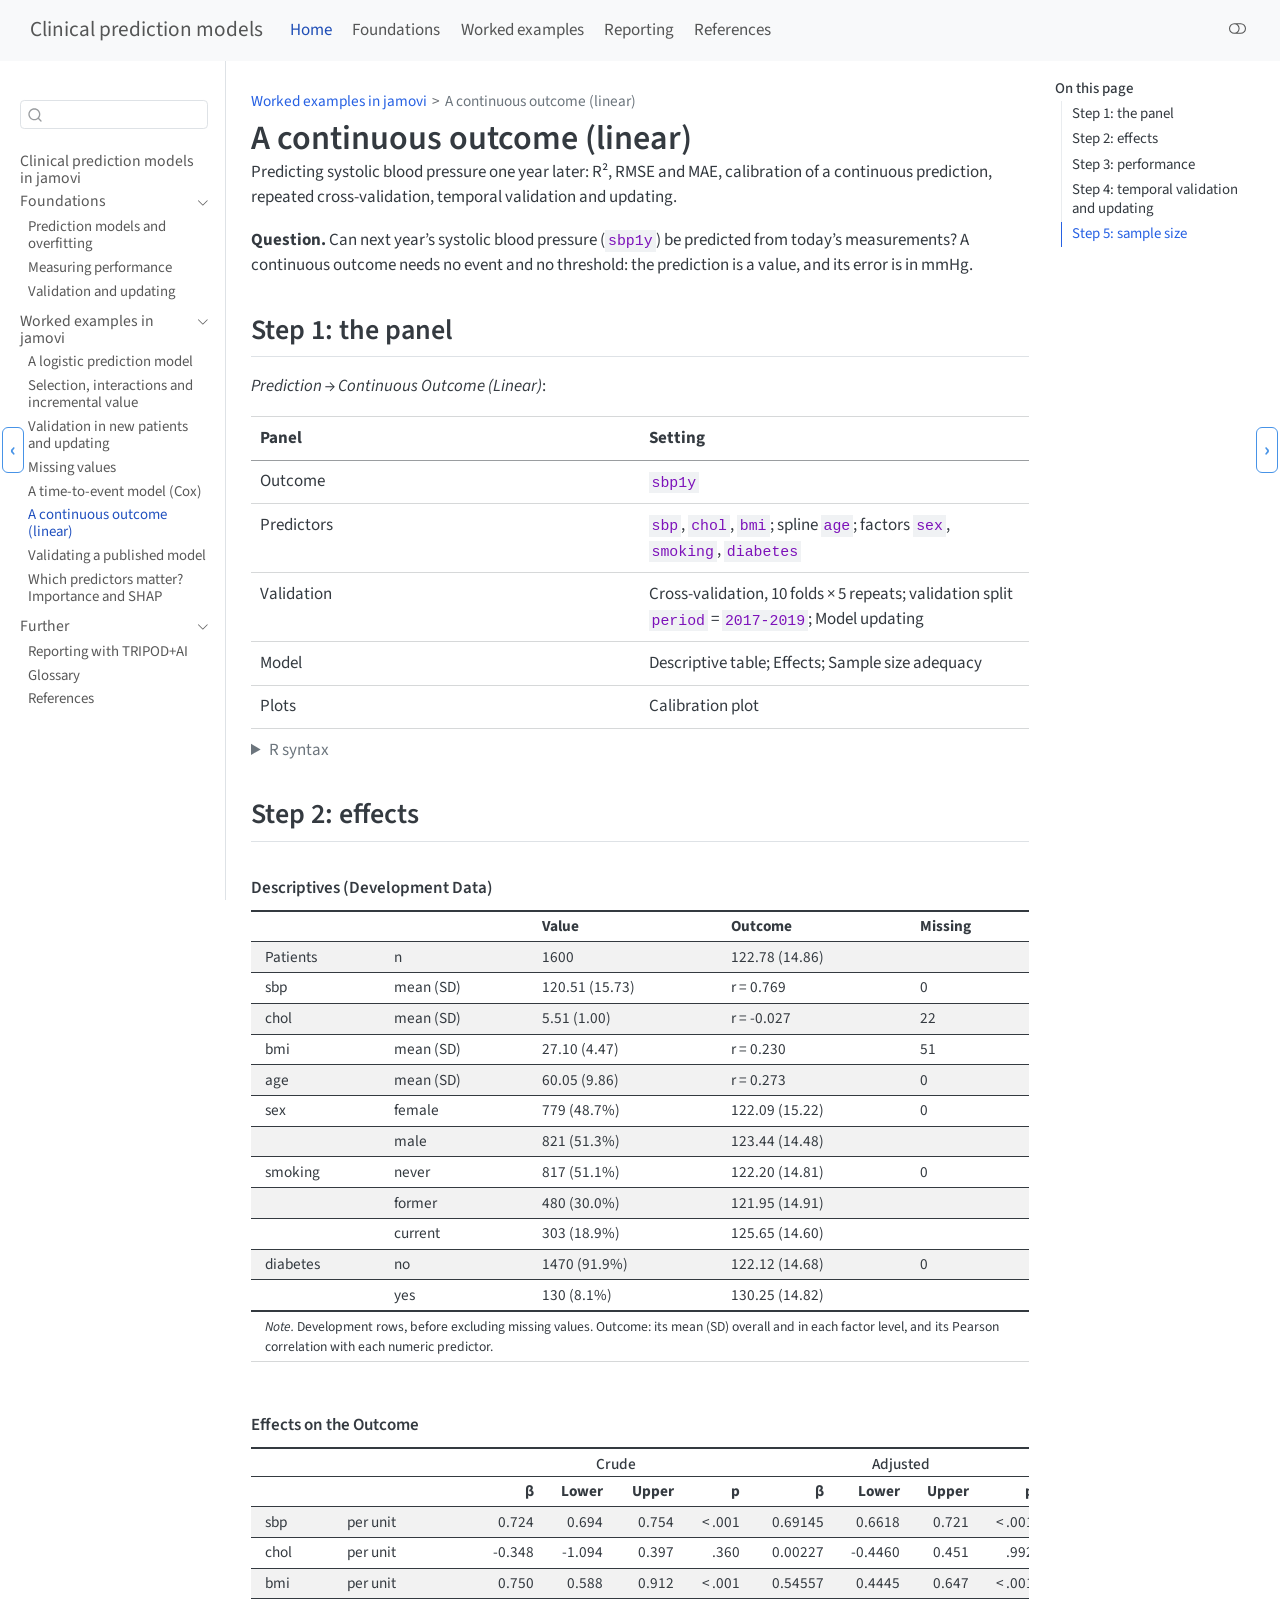
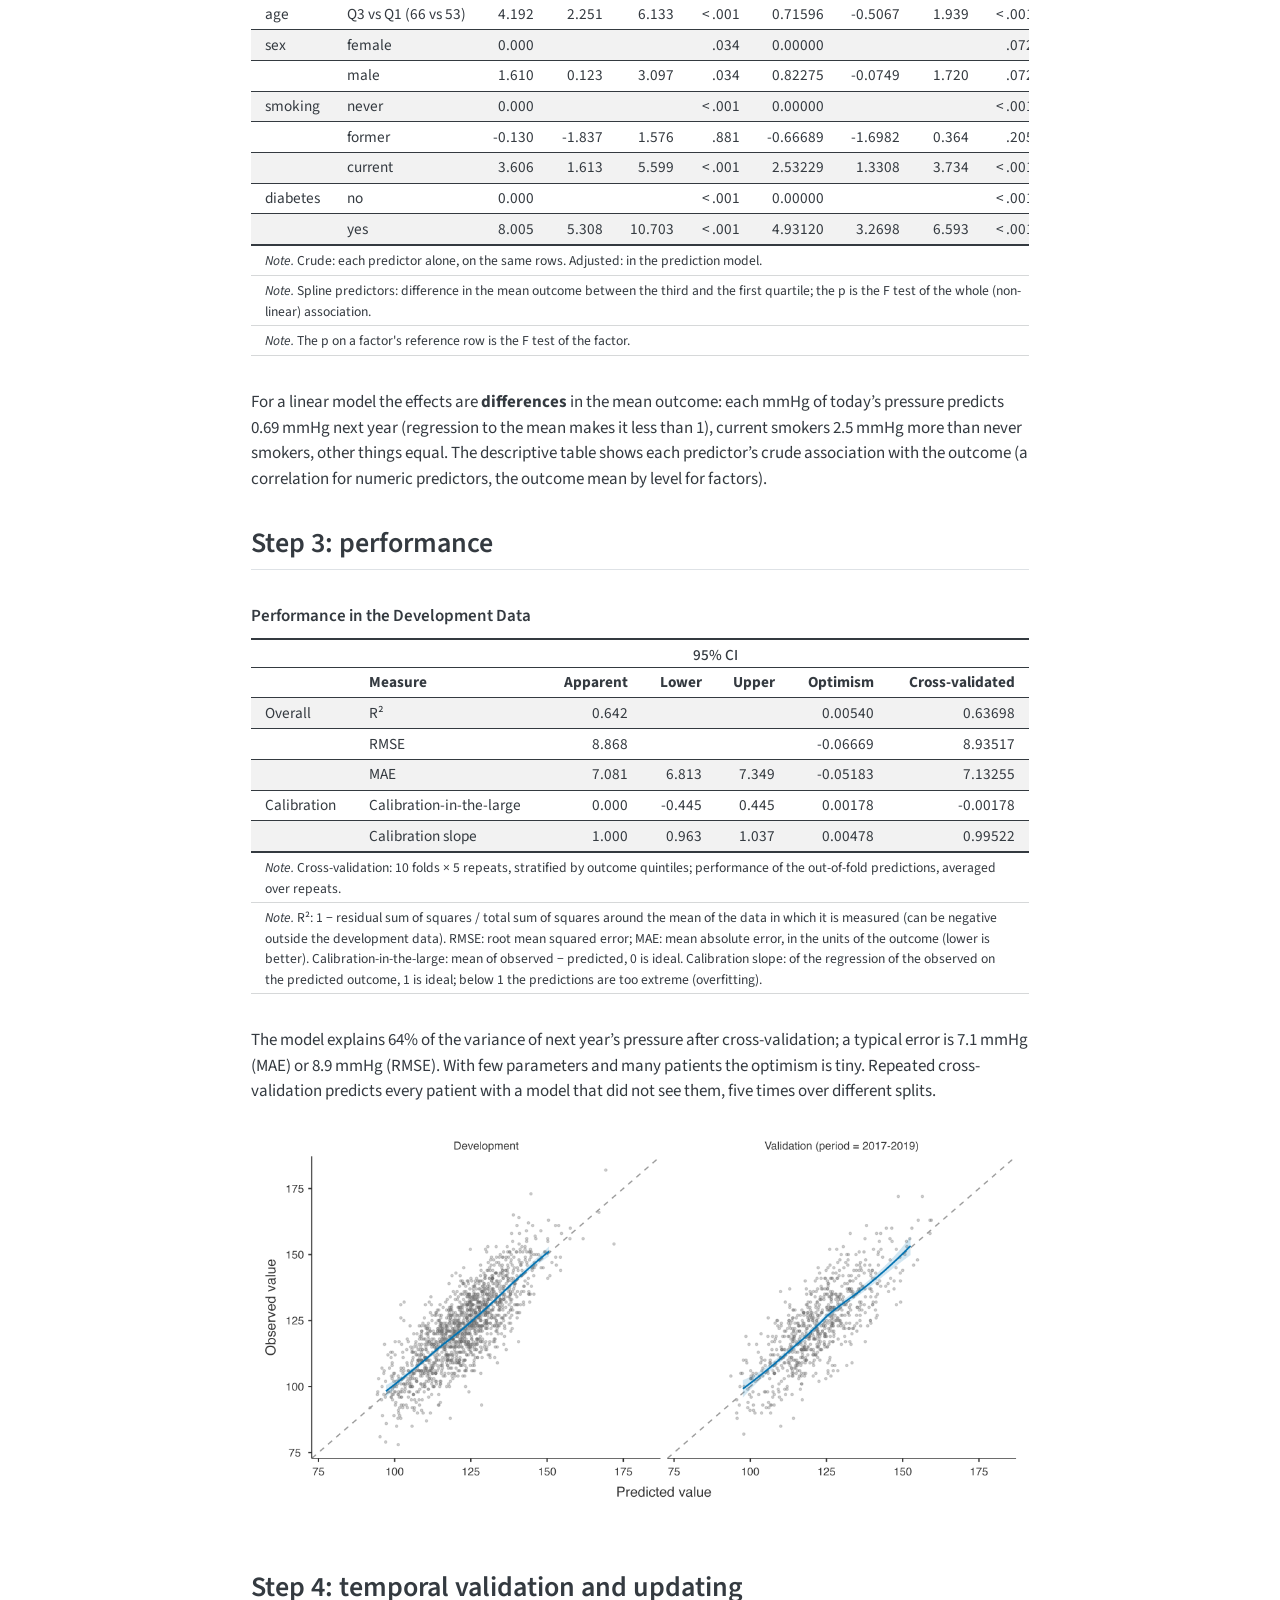
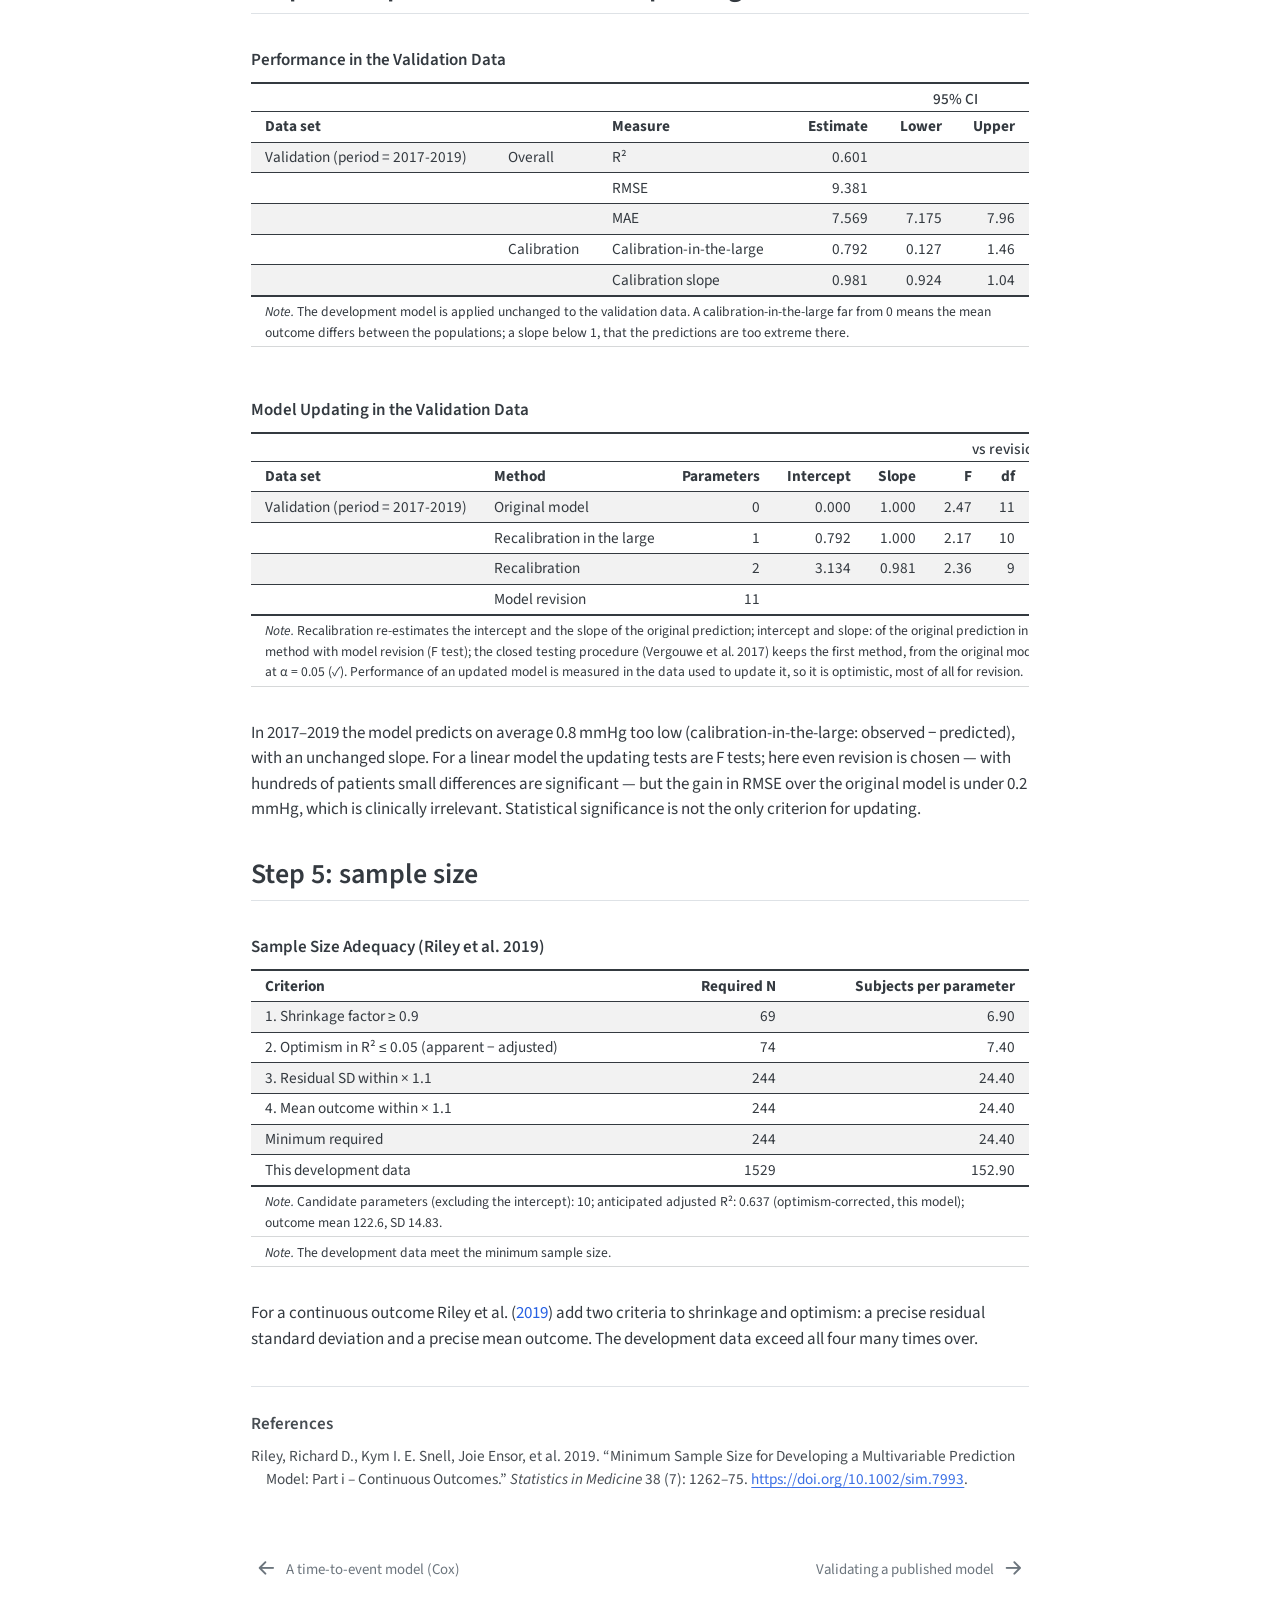
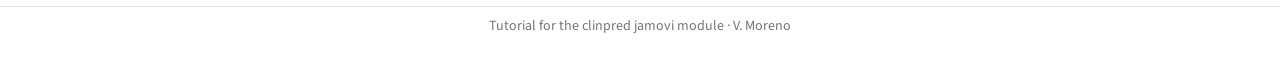
<file: docs/worked/linear.html>
<!DOCTYPE html>
<html xmlns="http://www.w3.org/1999/xhtml" lang="en" xml:lang="en"><head>

<meta charset="utf-8">
<meta name="generator" content="quarto-1.10.18">

<meta name="viewport" content="width=device-width, initial-scale=1.0, user-scalable=yes">

<meta name="description" content="Predicting systolic blood pressure one year later: R², RMSE and MAE, calibration of a continuous prediction, repeated cross-validation, temporal validation and updating.">

<title>A continuous outcome (linear) – Clinical prediction models</title>
<style>
/* Default styles provided by pandoc.
** See https://pandoc.org/MANUAL.html#variables-for-html for config info.
*/
span.smallcaps{font-variant: small-caps;}
div.columns{display: flex; gap: 1.5em;}
div.column{flex: auto;}
@media screen {
div.columns{gap: min(4vw, 1.5em);}
div.column{overflow-x: auto;}
}
div.hanging-indent{margin-left: 1.5em; text-indent: -1.5em;}
ul.task-list{list-style: none;}
ul.task-list li input[type="checkbox"] {
  width: 0.8em;
  margin: 0 0.8em 0.2em -1em; /* quarto-specific, see https://github.com/quarto-dev/quarto-cli/issues/4556 */ 
  vertical-align: middle;
}
/* CSS for syntax highlighting */
html { -webkit-text-size-adjust: 100%; }
pre > code.sourceCode { white-space: pre; position: relative; }
pre > code.sourceCode > span { display: inline-block; line-height: 1.25; }
pre > code.sourceCode > span:empty { height: 1.2em; }
.sourceCode { overflow: visible; }
code.sourceCode > span { color: inherit; text-decoration: inherit; }
div.sourceCode { margin: 1em 0; }
pre.sourceCode { margin: 0; }
@media screen {
div.sourceCode { overflow: auto; }
}
@media print {
pre > code.sourceCode { white-space: pre-wrap; }
pre > code.sourceCode > span { text-indent: -5em; padding-left: 5em; }
}
pre.numberSource code
  { counter-reset: source-line 0; }
pre.numberSource code > span
  { position: relative; left: -4em; counter-increment: source-line; }
pre.numberSource code > span > a:first-child::before
  { content: counter(source-line);
    position: relative; left: -1em; text-align: right; vertical-align: baseline;
    border: none; display: inline-block;
    -webkit-touch-callout: none; -webkit-user-select: none;
    -khtml-user-select: none; -moz-user-select: none;
    -ms-user-select: none; user-select: none;
    padding: 0 4px; width: 4em;
  }
pre.numberSource { margin-left: 3em;  padding-left: 4px; }
div.sourceCode
  {   }
@media screen {
pre > code.sourceCode > span > a:first-child::before { text-decoration: underline; }
}
/* CSS for citations */
div.csl-bib-body { }
div.csl-entry {
  clear: both;
}
.hanging-indent div.csl-entry {
  margin-left:2em;
  text-indent:-2em;
}
div.csl-left-margin {
  min-width:2em;
  float:left;
}
div.csl-right-inline {
  margin-left:2em;
  padding-left:1em;
}
div.csl-indent {
  margin-left: 2em;
}</style>


<script src="../site_libs/quarto-nav/quarto-nav.js"></script>
<script src="../site_libs/quarto-nav/headroom.min.js"></script>
<script src="../site_libs/clipboard/clipboard.min.js"></script>
<script src="../site_libs/quarto-search/autocomplete.umd.js"></script>
<script src="../site_libs/quarto-search/fuse.min.js"></script>
<script src="../site_libs/quarto-search/quarto-search.js"></script>
<meta name="quarto:offset" content="../">
<link href="../worked/published.html" rel="next">
<link href="../worked/cox.html" rel="prev">
<script src="../site_libs/quarto-html/quarto.js" type="module"></script>
<script src="../site_libs/quarto-html/tabsets/tabsets.js" type="module"></script>
<script src="../site_libs/quarto-html/popper.min.js"></script>
<script src="../site_libs/quarto-html/tippy.umd.min.js"></script>
<script src="../site_libs/quarto-html/anchor.min.js"></script>
<link href="../site_libs/quarto-html/tippy.css" rel="stylesheet">
<link href="../site_libs/quarto-html/quarto-syntax-highlighting-64a204ab8560d761af7679ceaba22944.css" rel="stylesheet" class="quarto-color-scheme" id="quarto-text-highlighting-styles">
<link href="../site_libs/quarto-html/quarto-syntax-highlighting-dark-b85bc7c33db8c58e0ec93c3465666fed.css" rel="stylesheet" class="quarto-color-scheme quarto-color-alternate" id="quarto-text-highlighting-styles">
<link href="../site_libs/quarto-html/quarto-syntax-highlighting-64a204ab8560d761af7679ceaba22944.css" rel="stylesheet" class="quarto-color-scheme-extra" id="quarto-text-highlighting-styles">
<script src="../site_libs/bootstrap/bootstrap.min.js"></script>
<link href="../site_libs/bootstrap/bootstrap-icons.css" rel="stylesheet">
<link href="../site_libs/bootstrap/bootstrap-e5e84f5a70260acdabf710505354887c.min.css" rel="stylesheet" append-hash="true" class="quarto-color-scheme" id="quarto-bootstrap" data-mode="light">
<link href="../site_libs/bootstrap/bootstrap-dark-4143a9d5f9d8f9deb4202a6d60211dcc.min.css" rel="stylesheet" append-hash="true" class="quarto-color-scheme quarto-color-alternate" id="quarto-bootstrap" data-mode="dark">
<link href="../site_libs/bootstrap/bootstrap-e5e84f5a70260acdabf710505354887c.min.css" rel="stylesheet" append-hash="true" class="quarto-color-scheme-extra" id="quarto-bootstrap" data-mode="light">
<script id="quarto-search-options" type="application/json">{
  "location": "sidebar",
  "copy-button": false,
  "collapse-after": 3,
  "panel-placement": "start",
  "type": "textbox",
  "limit": 50,
  "keyboard-shortcut": [
    "f",
    "/",
    "s"
  ],
  "language": {
    "search-no-results-text": "No results",
    "search-matching-documents-text": "matching documents",
    "search-copy-link-title": "Copy link to search",
    "search-hide-matches-text": "Hide additional matches",
    "search-more-match-text": "more match in this document",
    "search-more-matches-text": "more matches in this document",
    "search-clear-button-title": "Clear",
    "search-text-placeholder": "",
    "search-detached-cancel-button-title": "Cancel",
    "search-submit-button-title": "Submit",
    "search-label": "Search"
  }
}</script>


<link rel="stylesheet" href="../styles.css">
</head>

<body class="nav-sidebar docked nav-fixed quarto-light"><script id="quarto-html-before-body" type="application/javascript">
    const toggleBodyColorMode = (bsSheetEl) => {
      const mode = bsSheetEl.getAttribute("data-mode");
      const bodyEl = window.document.querySelector("body");
      if (mode === "dark") {
        bodyEl.classList.add("quarto-dark");
        bodyEl.classList.remove("quarto-light");
      } else {
        bodyEl.classList.add("quarto-light");
        bodyEl.classList.remove("quarto-dark");
      }
    }
    const toggleBodyColorPrimary = () => {
      const bsSheetEl = window.document.querySelector("link#quarto-bootstrap:not([rel=disabled-stylesheet])");
      if (bsSheetEl) {
        toggleBodyColorMode(bsSheetEl);
      }
    }
    const setColorSchemeToggle = (alternate) => {
      const toggles = window.document.querySelectorAll('.quarto-color-scheme-toggle');
      for (let i=0; i < toggles.length; i++) {
        const toggle = toggles[i];
        if (toggle) {
          if (alternate) {
            toggle.classList.add("alternate");
          } else {
            toggle.classList.remove("alternate");
          }
        }
      }
    };
    const toggleColorMode = (alternate) => {
      // Switch the stylesheets
      const primaryStylesheets = window.document.querySelectorAll('link.quarto-color-scheme:not(.quarto-color-alternate)');
      const alternateStylesheets = window.document.querySelectorAll('link.quarto-color-scheme.quarto-color-alternate');
      manageTransitions('#quarto-margin-sidebar .nav-link', false);
      if (alternate) {
        // note: dark is layered on light, we don't disable primary!
        enableStylesheet(alternateStylesheets);
        for (const sheetNode of alternateStylesheets) {
          if (sheetNode.id === "quarto-bootstrap") {
            toggleBodyColorMode(sheetNode);
          }
        }
      } else {
        disableStylesheet(alternateStylesheets);
        enableStylesheet(primaryStylesheets)
        toggleBodyColorPrimary();
      }
      manageTransitions('#quarto-margin-sidebar .nav-link', true);
      // Switch the toggles
      setColorSchemeToggle(alternate)
      // Hack to workaround the fact that safari doesn't
      // properly recolor the scrollbar when toggling (#1455)
      if (navigator.userAgent.indexOf('Safari') > 0 && navigator.userAgent.indexOf('Chrome') == -1) {
        manageTransitions("body", false);
        window.scrollTo(0, 1);
        setTimeout(() => {
          window.scrollTo(0, 0);
          manageTransitions("body", true);
        }, 40);
      }
    }
    const disableStylesheet = (stylesheets) => {
      for (let i=0; i < stylesheets.length; i++) {
        const stylesheet = stylesheets[i];
        stylesheet.rel = 'disabled-stylesheet';
      }
    }
    const enableStylesheet = (stylesheets) => {
      for (let i=0; i < stylesheets.length; i++) {
        const stylesheet = stylesheets[i];
        if(stylesheet.rel !== 'stylesheet') { // for Chrome, which will still FOUC without this check
          stylesheet.rel = 'stylesheet';
        }
      }
    }
    const manageTransitions = (selector, allowTransitions) => {
      const els = window.document.querySelectorAll(selector);
      for (let i=0; i < els.length; i++) {
        const el = els[i];
        if (allowTransitions) {
          el.classList.remove('notransition');
        } else {
          el.classList.add('notransition');
        }
      }
    }
    const isFileUrl = () => {
      return window.location.protocol === 'file:';
    }
    const hasAlternateSentinel = () => {
      let styleSentinel = getColorSchemeSentinel();
      if (styleSentinel !== null) {
        return styleSentinel === "alternate";
      } else {
        return false;
      }
    }
    const setStyleSentinel = (alternate) => {
      const value = alternate ? "alternate" : "default";
      if (!isFileUrl()) {
        window.localStorage.setItem("quarto-color-scheme", value);
      } else {
        localAlternateSentinel = value;
      }
    }
    const getColorSchemeSentinel = () => {
      if (!isFileUrl()) {
        const storageValue = window.localStorage.getItem("quarto-color-scheme");
        return storageValue != null ? storageValue : localAlternateSentinel;
      } else {
        return localAlternateSentinel;
      }
    }
    const toggleGiscusIfUsed = (isAlternate, darkModeDefault) => {
      const baseTheme = document.querySelector('#giscus-base-theme')?.value ?? 'light';
      const alternateTheme = document.querySelector('#giscus-alt-theme')?.value ?? 'dark';
      let newTheme = '';
      if(authorPrefersDark) {
        newTheme = isAlternate ? baseTheme : alternateTheme;
      } else {
        newTheme = isAlternate ? alternateTheme : baseTheme;
      }
      const changeGiscusTheme = () => {
        // From: https://github.com/giscus/giscus/issues/336
        const sendMessage = (message) => {
          const iframe = document.querySelector('iframe.giscus-frame');
          if (!iframe) return;
          iframe.contentWindow.postMessage({ giscus: message }, 'https://giscus.app');
        }
        sendMessage({
          setConfig: {
            theme: newTheme
          }
        });
      }
      const isGiscussLoaded = window.document.querySelector('iframe.giscus-frame') !== null;
      if (isGiscussLoaded) {
        changeGiscusTheme();
      }
    };
    const authorPrefersDark = false;
    const darkModeDefault = authorPrefersDark;
      document.querySelector('link#quarto-text-highlighting-styles.quarto-color-scheme-extra').rel = 'disabled-stylesheet';
      document.querySelector('link#quarto-bootstrap.quarto-color-scheme-extra').rel = 'disabled-stylesheet';
    let localAlternateSentinel = darkModeDefault ? 'alternate' : 'default';
    // Dark / light mode switch
    window.quartoToggleColorScheme = () => {
      // Read the current dark / light value
      let toAlternate = !hasAlternateSentinel();
      toggleColorMode(toAlternate);
      setStyleSentinel(toAlternate);
      toggleGiscusIfUsed(toAlternate, darkModeDefault);
      window.dispatchEvent(new Event('resize'));
    };
    // Switch to dark mode if need be
    if (hasAlternateSentinel()) {
      toggleColorMode(true);
    } else {
      toggleColorMode(false);
    }
  </script>

<div id="quarto-search-results"></div>
  <header id="quarto-header" class="headroom fixed-top">
    <nav class="navbar navbar-expand-lg " data-bs-theme="dark">
      <div class="navbar-container container-fluid">
      <div class="navbar-brand-container mx-auto">
    <a class="navbar-brand" href="../index.html">
    <span class="navbar-title">Clinical prediction models</span>
    </a>
  </div>
          <button class="navbar-toggler" type="button" data-bs-toggle="collapse" data-bs-target="#navbarCollapse" aria-controls="navbarCollapse" role="menu" aria-expanded="false" aria-label="Toggle navigation" onclick="if (window.quartoToggleHeadroom) { window.quartoToggleHeadroom(); }">
  <span class="navbar-toggler-icon"></span>
</button>
          <div class="collapse navbar-collapse" id="navbarCollapse">
            <ul class="navbar-nav navbar-nav-scroll me-auto">
  <li class="nav-item">
    <a class="nav-link active" href="../index.html" aria-current="page"> 
<span class="menu-text">Home</span></a>
  </li>  
  <li class="nav-item">
    <a class="nav-link" href="../foundations/prediction-models.html"> 
<span class="menu-text">Foundations</span></a>
  </li>  
  <li class="nav-item">
    <a class="nav-link" href="../worked/logistic.html"> 
<span class="menu-text">Worked examples</span></a>
  </li>  
  <li class="nav-item">
    <a class="nav-link" href="../further/reporting.html"> 
<span class="menu-text">Reporting</span></a>
  </li>  
  <li class="nav-item">
    <a class="nav-link" href="../references.html"> 
<span class="menu-text">References</span></a>
  </li>  
</ul>
          </div> <!-- /navcollapse -->
            <div class="quarto-navbar-tools">
  <a href="" class="quarto-color-scheme-toggle quarto-navigation-tool  px-1" onclick="window.quartoToggleColorScheme(); return false;" title="Toggle dark mode"><i class="bi"></i></a>
</div>
      </div> <!-- /container-fluid -->
    </nav>
  <nav class="quarto-secondary-nav">
    <div class="container-fluid d-flex">
      <button type="button" class="quarto-btn-toggle btn" data-bs-toggle="collapse" role="button" data-bs-target=".quarto-sidebar-collapse-item" aria-controls="quarto-sidebar" aria-expanded="false" aria-label="Toggle sidebar navigation" onclick="if (window.quartoToggleHeadroom) { window.quartoToggleHeadroom(); }">
        <i class="bi bi-layout-text-sidebar-reverse"></i>
      </button>
        <nav class="quarto-page-breadcrumbs" aria-label="breadcrumb"><ol class="breadcrumb"><li class="breadcrumb-item"><a href="../worked/logistic.html">Worked examples in jamovi</a></li><li class="breadcrumb-item"><a href="../worked/linear.html">A continuous outcome (linear)</a></li></ol></nav>
        <a class="flex-grow-1" role="navigation" data-bs-toggle="collapse" data-bs-target=".quarto-sidebar-collapse-item" aria-controls="quarto-sidebar" aria-expanded="false" aria-label="Toggle sidebar navigation" onclick="if (window.quartoToggleHeadroom) { window.quartoToggleHeadroom(); }">      
        </a>
      <button type="button" class="btn quarto-search-button" aria-label="Search" onclick="window.quartoOpenSearch();">
        <i class="bi bi-search"></i>
      </button>
    </div>
  </nav>
</header>
<!-- content -->
<div id="quarto-content" class="quarto-container page-columns page-rows-contents page-layout-article page-navbar">
<!-- sidebar -->
  <nav id="quarto-sidebar" class="sidebar collapse collapse-horizontal quarto-sidebar-collapse-item sidebar-navigation docked overflow-auto">
        <div class="mt-2 flex-shrink-0 align-items-center">
        <div class="sidebar-search">
        <div id="quarto-search" class="" title="Search"></div>
        </div>
        </div>
    <div class="sidebar-menu-container"> 
    <ul class="list-unstyled mt-1">
        <li class="sidebar-item">
  <div class="sidebar-item-container"> 
  <a href="../index.html" class="sidebar-item-text sidebar-link">
 <span class="menu-text">Clinical prediction models in jamovi</span></a>
  </div>
</li>
        <li class="sidebar-item sidebar-item-section">
      <div class="sidebar-item-container"> 
            <a class="sidebar-item-text sidebar-link text-start" data-bs-toggle="collapse" data-bs-target="#quarto-sidebar-section-1" role="navigation" aria-expanded="true">
 <span class="menu-text">Foundations</span></a>
          <a class="sidebar-item-toggle text-start" data-bs-toggle="collapse" data-bs-target="#quarto-sidebar-section-1" role="navigation" aria-expanded="true" aria-label="Toggle section">
            <i class="bi bi-chevron-right ms-2"></i>
          </a> 
      </div>
      <ul id="quarto-sidebar-section-1" class="collapse list-unstyled sidebar-section depth1 show">  
          <li class="sidebar-item">
  <div class="sidebar-item-container"> 
  <a href="../foundations/prediction-models.html" class="sidebar-item-text sidebar-link">
 <span class="menu-text">Prediction models and overfitting</span></a>
  </div>
</li>
          <li class="sidebar-item">
  <div class="sidebar-item-container"> 
  <a href="../foundations/performance.html" class="sidebar-item-text sidebar-link">
 <span class="menu-text">Measuring performance</span></a>
  </div>
</li>
          <li class="sidebar-item">
  <div class="sidebar-item-container"> 
  <a href="../foundations/validation.html" class="sidebar-item-text sidebar-link">
 <span class="menu-text">Validation and updating</span></a>
  </div>
</li>
      </ul>
  </li>
        <li class="sidebar-item sidebar-item-section">
      <div class="sidebar-item-container"> 
            <a class="sidebar-item-text sidebar-link text-start" data-bs-toggle="collapse" data-bs-target="#quarto-sidebar-section-2" role="navigation" aria-expanded="true">
 <span class="menu-text">Worked examples in jamovi</span></a>
          <a class="sidebar-item-toggle text-start" data-bs-toggle="collapse" data-bs-target="#quarto-sidebar-section-2" role="navigation" aria-expanded="true" aria-label="Toggle section">
            <i class="bi bi-chevron-right ms-2"></i>
          </a> 
      </div>
      <ul id="quarto-sidebar-section-2" class="collapse list-unstyled sidebar-section depth1 show">  
          <li class="sidebar-item">
  <div class="sidebar-item-container"> 
  <a href="../worked/logistic.html" class="sidebar-item-text sidebar-link">
 <span class="menu-text">A logistic prediction model</span></a>
  </div>
</li>
          <li class="sidebar-item">
  <div class="sidebar-item-container"> 
  <a href="../worked/selection.html" class="sidebar-item-text sidebar-link">
 <span class="menu-text">Selection, interactions and incremental value</span></a>
  </div>
</li>
          <li class="sidebar-item">
  <div class="sidebar-item-container"> 
  <a href="../worked/external.html" class="sidebar-item-text sidebar-link">
 <span class="menu-text">Validation in new patients and updating</span></a>
  </div>
</li>
          <li class="sidebar-item">
  <div class="sidebar-item-container"> 
  <a href="../worked/missing.html" class="sidebar-item-text sidebar-link">
 <span class="menu-text">Missing values</span></a>
  </div>
</li>
          <li class="sidebar-item">
  <div class="sidebar-item-container"> 
  <a href="../worked/cox.html" class="sidebar-item-text sidebar-link">
 <span class="menu-text">A time-to-event model (Cox)</span></a>
  </div>
</li>
          <li class="sidebar-item">
  <div class="sidebar-item-container"> 
  <a href="../worked/linear.html" class="sidebar-item-text sidebar-link active">
 <span class="menu-text">A continuous outcome (linear)</span></a>
  </div>
</li>
          <li class="sidebar-item">
  <div class="sidebar-item-container"> 
  <a href="../worked/published.html" class="sidebar-item-text sidebar-link">
 <span class="menu-text">Validating a published model</span></a>
  </div>
</li>
          <li class="sidebar-item">
  <div class="sidebar-item-container"> 
  <a href="../worked/importance.html" class="sidebar-item-text sidebar-link">
 <span class="menu-text">Which predictors matter? Importance and SHAP</span></a>
  </div>
</li>
      </ul>
  </li>
        <li class="sidebar-item sidebar-item-section">
      <div class="sidebar-item-container"> 
            <a class="sidebar-item-text sidebar-link text-start" data-bs-toggle="collapse" data-bs-target="#quarto-sidebar-section-3" role="navigation" aria-expanded="true">
 <span class="menu-text">Further</span></a>
          <a class="sidebar-item-toggle text-start" data-bs-toggle="collapse" data-bs-target="#quarto-sidebar-section-3" role="navigation" aria-expanded="true" aria-label="Toggle section">
            <i class="bi bi-chevron-right ms-2"></i>
          </a> 
      </div>
      <ul id="quarto-sidebar-section-3" class="collapse list-unstyled sidebar-section depth1 show">  
          <li class="sidebar-item">
  <div class="sidebar-item-container"> 
  <a href="../further/reporting.html" class="sidebar-item-text sidebar-link">
 <span class="menu-text">Reporting with TRIPOD+AI</span></a>
  </div>
</li>
          <li class="sidebar-item">
  <div class="sidebar-item-container"> 
  <a href="../further/glossary.html" class="sidebar-item-text sidebar-link">
 <span class="menu-text">Glossary</span></a>
  </div>
</li>
          <li class="sidebar-item">
  <div class="sidebar-item-container"> 
  <a href="../references.html" class="sidebar-item-text sidebar-link">
 <span class="menu-text">References</span></a>
  </div>
</li>
      </ul>
  </li>
    </ul>
    </div>
</nav>
<div id="quarto-sidebar-glass" class="quarto-sidebar-collapse-item" data-bs-toggle="collapse" data-bs-target=".quarto-sidebar-collapse-item"></div>
<!-- margin-sidebar -->
    <div id="quarto-margin-sidebar" class="sidebar margin-sidebar">
        <nav id="TOC" role="doc-toc" class="toc-active">
    <h2 id="toc-title">On this page</h2>
   
  <ul>
  <li><a href="#step-1-the-panel" id="toc-step-1-the-panel" class="nav-link active" data-scroll-target="#step-1-the-panel">Step 1: the panel</a></li>
  <li><a href="#step-2-effects" id="toc-step-2-effects" class="nav-link" data-scroll-target="#step-2-effects">Step 2: effects</a></li>
  <li><a href="#step-3-performance" id="toc-step-3-performance" class="nav-link" data-scroll-target="#step-3-performance">Step 3: performance</a></li>
  <li><a href="#step-4-temporal-validation-and-updating" id="toc-step-4-temporal-validation-and-updating" class="nav-link" data-scroll-target="#step-4-temporal-validation-and-updating">Step 4: temporal validation and updating</a></li>
  <li><a href="#step-5-sample-size" id="toc-step-5-sample-size" class="nav-link" data-scroll-target="#step-5-sample-size">Step 5: sample size</a></li>
  </ul>
</nav>
    </div>
<!-- main -->
<main class="content" id="quarto-document-content">


<header id="title-block-header" class="quarto-title-block default"><nav class="quarto-page-breadcrumbs quarto-title-breadcrumbs d-none d-lg-block" aria-label="breadcrumb"><ol class="breadcrumb"><li class="breadcrumb-item"><a href="../worked/logistic.html">Worked examples in jamovi</a></li><li class="breadcrumb-item"><a href="../worked/linear.html">A continuous outcome (linear)</a></li></ol></nav>
<div class="quarto-title">
<h1 class="title">A continuous outcome (linear)</h1>
</div>

<div>
  <div class="description">
    Predicting systolic blood pressure one year later: R², RMSE and MAE, calibration of a continuous prediction, repeated cross-validation, temporal validation and updating.
  </div>
</div>


<div class="quarto-title-meta">

    
  
    
  </div>
  


</header>


<p><strong>Question.</strong> Can next year’s systolic blood pressure (<code>sbp1y</code>) be predicted from today’s measurements? A continuous outcome needs no event and no threshold: the prediction is a value, and its error is in mmHg.</p>
<section id="step-1-the-panel" class="level2">
<h2 class="anchored" data-anchor-id="step-1-the-panel">Step 1: the panel</h2>
<p><em>Prediction → Continuous Outcome (Linear)</em>:</p>
<table class="caption-top table">
<colgroup>
<col style="width: 50%">
<col style="width: 50%">
</colgroup>
<thead>
<tr class="header">
<th>Panel</th>
<th>Setting</th>
</tr>
</thead>
<tbody>
<tr class="odd">
<td>Outcome</td>
<td><code>sbp1y</code></td>
</tr>
<tr class="even">
<td>Predictors</td>
<td><code>sbp</code>, <code>chol</code>, <code>bmi</code>; spline <code>age</code>; factors <code>sex</code>, <code>smoking</code>, <code>diabetes</code></td>
</tr>
<tr class="odd">
<td>Validation</td>
<td>Cross-validation, 10 folds × 5 repeats; validation split <code>period</code> = <code>2017-2019</code>; Model updating</td>
</tr>
<tr class="even">
<td>Model</td>
<td>Descriptive table; Effects; Sample size adequacy</td>
</tr>
<tr class="odd">
<td>Plots</td>
<td>Calibration plot</td>
</tr>
</tbody>
</table>
<div class="cell">
<details class="code-fold">
<summary>R syntax</summary>
<div class="code-copy-outer-scaffold"><div class="sourceCode cell-code" id="cb1"><pre class="sourceCode r code-with-copy"><code class="sourceCode r"><span id="cb1-1"><a href="#cb1-1" aria-hidden="true" tabindex="-1"></a>r <span class="ot">&lt;-</span> <span class="fu">cpLinear</span>(<span class="at">data =</span> heart, <span class="at">dep =</span> <span class="st">"sbp1y"</span>, <span class="at">covs =</span> <span class="fu">c</span>(<span class="st">"sbp"</span>, <span class="st">"chol"</span>, <span class="st">"bmi"</span>), <span class="at">splineVars =</span> <span class="st">"age"</span>,</span>
<span id="cb1-2"><a href="#cb1-2" aria-hidden="true" tabindex="-1"></a>              <span class="at">factors =</span> <span class="fu">c</span>(<span class="st">"sex"</span>, <span class="st">"smoking"</span>, <span class="st">"diabetes"</span>), <span class="at">descTable =</span> <span class="cn">TRUE</span>, <span class="at">oddsRatios =</span> <span class="cn">TRUE</span>,</span>
<span id="cb1-3"><a href="#cb1-3" aria-hidden="true" tabindex="-1"></a>              <span class="at">validation =</span> <span class="st">"cv"</span>, <span class="at">nFolds =</span> <span class="dv">10</span>, <span class="at">nRepeats =</span> <span class="dv">5</span>, <span class="at">seed =</span> <span class="dv">1</span>,</span>
<span id="cb1-4"><a href="#cb1-4" aria-hidden="true" tabindex="-1"></a>              <span class="at">splitVar =</span> <span class="st">"period"</span>, <span class="at">splitLevel =</span> <span class="st">"2017-2019"</span>, <span class="at">updating =</span> <span class="cn">TRUE</span>,</span>
<span id="cb1-5"><a href="#cb1-5" aria-hidden="true" tabindex="-1"></a>              <span class="at">sampleSize =</span> <span class="cn">TRUE</span>, <span class="at">calPlot =</span> <span class="cn">TRUE</span>, <span class="at">explain =</span> <span class="cn">TRUE</span>)</span></code></pre></div><button title="Copy to Clipboard" class="code-copy-button"><i class="bi"></i></button></div>
</details>
</div>
</section>
<section id="step-2-effects" class="level2">
<h2 class="anchored" data-anchor-id="step-2-effects">Step 2: effects</h2>
<div class="cell">
<div class="cell-output-display">
<div class="jtable">
<p class="jtitle">Descriptives (Development Data)</p>

<table class="caption-top table table-sm table-striped small">
<thead>
<tr class="header">
<th data-quarto-table-cell-role="th"></th>
<th data-quarto-table-cell-role="th"></th>
<th data-quarto-table-cell-role="th">Value</th>
<th data-quarto-table-cell-role="th">Outcome</th>
<th data-quarto-table-cell-role="th">Missing</th>
</tr>
</thead>
<tbody>
<tr class="odd">
<td>Patients</td>
<td>n</td>
<td>1600</td>
<td>122.78 (14.86)</td>
<td></td>
</tr>
<tr class="even">
<td>sbp</td>
<td>mean (SD)</td>
<td>120.51 (15.73)</td>
<td>r = 0.769</td>
<td>0</td>
</tr>
<tr class="odd">
<td>chol</td>
<td>mean (SD)</td>
<td>5.51 (1.00)</td>
<td>r = -0.027</td>
<td>22</td>
</tr>
<tr class="even">
<td>bmi</td>
<td>mean (SD)</td>
<td>27.10 (4.47)</td>
<td>r = 0.230</td>
<td>51</td>
</tr>
<tr class="odd">
<td>age</td>
<td>mean (SD)</td>
<td>60.05 (9.86)</td>
<td>r = 0.273</td>
<td>0</td>
</tr>
<tr class="even">
<td>sex</td>
<td>female</td>
<td>779 (48.7%)</td>
<td>122.09 (15.22)</td>
<td>0</td>
</tr>
<tr class="odd">
<td></td>
<td>male</td>
<td>821 (51.3%)</td>
<td>123.44 (14.48)</td>
<td></td>
</tr>
<tr class="even">
<td>smoking</td>
<td>never</td>
<td>817 (51.1%)</td>
<td>122.20 (14.81)</td>
<td>0</td>
</tr>
<tr class="odd">
<td></td>
<td>former</td>
<td>480 (30.0%)</td>
<td>121.95 (14.91)</td>
<td></td>
</tr>
<tr class="even">
<td></td>
<td>current</td>
<td>303 (18.9%)</td>
<td>125.65 (14.60)</td>
<td></td>
</tr>
<tr class="odd">
<td>diabetes</td>
<td>no</td>
<td>1470 (91.9%)</td>
<td>122.12 (14.68)</td>
<td>0</td>
</tr>
<tr class="even">
<td></td>
<td>yes</td>
<td>130 (8.1%)</td>
<td>130.25 (14.82)</td>
<td></td>
</tr>
</tbody><tfoot>
<tr class="odd">
<td colspan="5"><em>Note.</em> Development rows, before excluding missing values. Outcome: its mean (SD) overall and in each factor level, and its Pearson correlation with each numeric predictor.</td>
</tr>
</tfoot>

</table>

</div>
</div>
<div class="cell-output-display">
<div class="jtable">
<p class="jtitle">Effects on the Outcome</p>

<table class="caption-top table table-sm table-striped small">
<thead>
<tr class="super header">
<th colspan="2" data-quarto-table-cell-role="th"></th>
<th colspan="4" data-quarto-table-cell-role="th">Crude</th>
<th colspan="4" data-quarto-table-cell-role="th">Adjusted</th>
</tr>
<tr class="even">
<th data-quarto-table-cell-role="th"></th>
<th data-quarto-table-cell-role="th"></th>
<th class="num" data-quarto-table-cell-role="th">β</th>
<th class="num" data-quarto-table-cell-role="th">Lower</th>
<th class="num" data-quarto-table-cell-role="th">Upper</th>
<th class="num" data-quarto-table-cell-role="th">p</th>
<th class="num" data-quarto-table-cell-role="th">β</th>
<th class="num" data-quarto-table-cell-role="th">Lower</th>
<th class="num" data-quarto-table-cell-role="th">Upper</th>
<th class="num" data-quarto-table-cell-role="th">p</th>
</tr>
</thead>
<tbody>
<tr class="odd">
<td>sbp</td>
<td>per unit</td>
<td class="num">0.724</td>
<td class="num">0.694</td>
<td class="num">0.754</td>
<td class="num">&lt; .001</td>
<td class="num">0.69145</td>
<td class="num">0.6618</td>
<td class="num">0.721</td>
<td class="num">&lt; .001</td>
</tr>
<tr class="even">
<td>chol</td>
<td>per unit</td>
<td class="num">-0.348</td>
<td class="num">-1.094</td>
<td class="num">0.397</td>
<td class="num">.360</td>
<td class="num">0.00227</td>
<td class="num">-0.4460</td>
<td class="num">0.451</td>
<td class="num">.992</td>
</tr>
<tr class="odd">
<td>bmi</td>
<td>per unit</td>
<td class="num">0.750</td>
<td class="num">0.588</td>
<td class="num">0.912</td>
<td class="num">&lt; .001</td>
<td class="num">0.54557</td>
<td class="num">0.4445</td>
<td class="num">0.647</td>
<td class="num">&lt; .001</td>
</tr>
<tr class="even">
<td>age</td>
<td>Q3 vs Q1 (66 vs 53)</td>
<td class="num">4.192</td>
<td class="num">2.251</td>
<td class="num">6.133</td>
<td class="num">&lt; .001</td>
<td class="num">0.71596</td>
<td class="num">-0.5067</td>
<td class="num">1.939</td>
<td class="num">&lt; .001</td>
</tr>
<tr class="odd">
<td>sex</td>
<td>female</td>
<td class="num">0.000</td>
<td class="num"></td>
<td class="num"></td>
<td class="num">.034</td>
<td class="num">0.00000</td>
<td class="num"></td>
<td class="num"></td>
<td class="num">.072</td>
</tr>
<tr class="even">
<td></td>
<td>male</td>
<td class="num">1.610</td>
<td class="num">0.123</td>
<td class="num">3.097</td>
<td class="num">.034</td>
<td class="num">0.82275</td>
<td class="num">-0.0749</td>
<td class="num">1.720</td>
<td class="num">.072</td>
</tr>
<tr class="odd">
<td>smoking</td>
<td>never</td>
<td class="num">0.000</td>
<td class="num"></td>
<td class="num"></td>
<td class="num">&lt; .001</td>
<td class="num">0.00000</td>
<td class="num"></td>
<td class="num"></td>
<td class="num">&lt; .001</td>
</tr>
<tr class="even">
<td></td>
<td>former</td>
<td class="num">-0.130</td>
<td class="num">-1.837</td>
<td class="num">1.576</td>
<td class="num">.881</td>
<td class="num">-0.66689</td>
<td class="num">-1.6982</td>
<td class="num">0.364</td>
<td class="num">.205</td>
</tr>
<tr class="odd">
<td></td>
<td>current</td>
<td class="num">3.606</td>
<td class="num">1.613</td>
<td class="num">5.599</td>
<td class="num">&lt; .001</td>
<td class="num">2.53229</td>
<td class="num">1.3308</td>
<td class="num">3.734</td>
<td class="num">&lt; .001</td>
</tr>
<tr class="even">
<td>diabetes</td>
<td>no</td>
<td class="num">0.000</td>
<td class="num"></td>
<td class="num"></td>
<td class="num">&lt; .001</td>
<td class="num">0.00000</td>
<td class="num"></td>
<td class="num"></td>
<td class="num">&lt; .001</td>
</tr>
<tr class="odd">
<td></td>
<td>yes</td>
<td class="num">8.005</td>
<td class="num">5.308</td>
<td class="num">10.703</td>
<td class="num">&lt; .001</td>
<td class="num">4.93120</td>
<td class="num">3.2698</td>
<td class="num">6.593</td>
<td class="num">&lt; .001</td>
</tr>
</tbody><tfoot>
<tr class="odd">
<td colspan="10"><em>Note.</em> Crude: each predictor alone, on the same rows. Adjusted: in the prediction model.</td>
</tr>
<tr class="even">
<td colspan="10"><em>Note.</em> Spline predictors: difference in the mean outcome between the third and the first quartile; the p is the F test of the whole (non-linear) association.</td>
</tr>
<tr class="odd">
<td colspan="10"><em>Note.</em> The p on a factor's reference row is the F test of the factor.</td>
</tr>
</tfoot>

</table>

</div>
</div>
</div>
<p>For a linear model the effects are <strong>differences</strong> in the mean outcome: each mmHg of today’s pressure predicts 0.69 mmHg next year (regression to the mean makes it less than 1), current smokers 2.5 mmHg more than never smokers, other things equal. The descriptive table shows each predictor’s crude association with the outcome (a correlation for numeric predictors, the outcome mean by level for factors).</p>
</section>
<section id="step-3-performance" class="level2">
<h2 class="anchored" data-anchor-id="step-3-performance">Step 3: performance</h2>
<div class="cell">
<div class="cell-output-display">
<div class="jtable">
<p class="jtitle">Performance in the Development Data</p>

<table class="caption-top table table-sm table-striped small">
<thead>
<tr class="super header">
<th colspan="3" data-quarto-table-cell-role="th"></th>
<th colspan="2" data-quarto-table-cell-role="th">95% CI</th>
<th colspan="2" data-quarto-table-cell-role="th"></th>
</tr>
<tr class="even">
<th data-quarto-table-cell-role="th"></th>
<th data-quarto-table-cell-role="th">Measure</th>
<th class="num" data-quarto-table-cell-role="th">Apparent</th>
<th class="num" data-quarto-table-cell-role="th">Lower</th>
<th class="num" data-quarto-table-cell-role="th">Upper</th>
<th class="num" data-quarto-table-cell-role="th">Optimism</th>
<th class="num" data-quarto-table-cell-role="th">Cross-validated</th>
</tr>
</thead>
<tbody>
<tr class="odd">
<td>Overall</td>
<td>R²</td>
<td class="num">0.642</td>
<td class="num"></td>
<td class="num"></td>
<td class="num">0.00540</td>
<td class="num">0.63698</td>
</tr>
<tr class="even">
<td></td>
<td>RMSE</td>
<td class="num">8.868</td>
<td class="num"></td>
<td class="num"></td>
<td class="num">-0.06669</td>
<td class="num">8.93517</td>
</tr>
<tr class="odd">
<td></td>
<td>MAE</td>
<td class="num">7.081</td>
<td class="num">6.813</td>
<td class="num">7.349</td>
<td class="num">-0.05183</td>
<td class="num">7.13255</td>
</tr>
<tr class="even">
<td>Calibration</td>
<td>Calibration-in-the-large</td>
<td class="num">0.000</td>
<td class="num">-0.445</td>
<td class="num">0.445</td>
<td class="num">0.00178</td>
<td class="num">-0.00178</td>
</tr>
<tr class="odd">
<td></td>
<td>Calibration slope</td>
<td class="num">1.000</td>
<td class="num">0.963</td>
<td class="num">1.037</td>
<td class="num">0.00478</td>
<td class="num">0.99522</td>
</tr>
</tbody><tfoot>
<tr class="odd">
<td colspan="7"><em>Note.</em> Cross-validation: 10 folds × 5 repeats, stratified by outcome quintiles; performance of the out-of-fold predictions, averaged over repeats.</td>
</tr>
<tr class="even">
<td colspan="7"><em>Note.</em> R²: 1 − residual sum of squares / total sum of squares around the mean of the data in which it is measured (can be negative outside the development data). RMSE: root mean squared error; MAE: mean absolute error, in the units of the outcome (lower is better). Calibration-in-the-large: mean of observed − predicted, 0 is ideal. Calibration slope: of the regression of the observed on the predicted outcome, 1 is ideal; below 1 the predictions are too extreme (overfitting).</td>
</tr>
</tfoot>

</table>

</div>
</div>
</div>
<p>The model explains 64% of the variance of next year’s pressure after cross-validation; a typical error is 7.1 mmHg (MAE) or 8.9 mmHg (RMSE). With few parameters and many patients the optimism is tiny. Repeated cross-validation predicts every patient with a model that did not see them, five times over different splits.</p>
<div class="cell" data-jamovi="r$plots$calibration">
<div class="cell-output-display">
<div>
<figure class="figure">
<p><img src="linear_files/figure-html/unnamed-chunk-5-1.png" class="img-fluid figure-img" width="2400"></p>
</figure>
</div>
</div>
</div>
</section>
<section id="step-4-temporal-validation-and-updating" class="level2">
<h2 class="anchored" data-anchor-id="step-4-temporal-validation-and-updating">Step 4: temporal validation and updating</h2>
<div class="cell">
<div class="cell-output-display">
<div class="jtable">
<p class="jtitle">Performance in the Validation Data</p>

<table class="caption-top table table-sm table-striped small">
<thead>
<tr class="super header">
<th colspan="4" data-quarto-table-cell-role="th"></th>
<th colspan="2" data-quarto-table-cell-role="th">95% CI</th>
</tr>
<tr class="even">
<th data-quarto-table-cell-role="th">Data set</th>
<th data-quarto-table-cell-role="th"></th>
<th data-quarto-table-cell-role="th">Measure</th>
<th class="num" data-quarto-table-cell-role="th">Estimate</th>
<th class="num" data-quarto-table-cell-role="th">Lower</th>
<th class="num" data-quarto-table-cell-role="th">Upper</th>
</tr>
</thead>
<tbody>
<tr class="odd">
<td>Validation (period = 2017-2019)</td>
<td>Overall</td>
<td>R²</td>
<td class="num">0.601</td>
<td class="num"></td>
<td class="num"></td>
</tr>
<tr class="even">
<td></td>
<td></td>
<td>RMSE</td>
<td class="num">9.381</td>
<td class="num"></td>
<td class="num"></td>
</tr>
<tr class="odd">
<td></td>
<td></td>
<td>MAE</td>
<td class="num">7.569</td>
<td class="num">7.175</td>
<td class="num">7.96</td>
</tr>
<tr class="even">
<td></td>
<td>Calibration</td>
<td>Calibration-in-the-large</td>
<td class="num">0.792</td>
<td class="num">0.127</td>
<td class="num">1.46</td>
</tr>
<tr class="odd">
<td></td>
<td></td>
<td>Calibration slope</td>
<td class="num">0.981</td>
<td class="num">0.924</td>
<td class="num">1.04</td>
</tr>
</tbody><tfoot>
<tr class="odd">
<td colspan="6"><em>Note.</em> The development model is applied unchanged to the validation data. A calibration-in-the-large far from 0 means the mean outcome differs between the populations; a slope below 1, that the predictions are too extreme there.</td>
</tr>
</tfoot>

</table>

</div>
</div>
<div class="cell-output-display">
<div class="jtable">
<p class="jtitle">Model Updating in the Validation Data</p>

<table class="caption-top table table-sm table-striped small">
<thead>
<tr class="super header">
<th colspan="5" data-quarto-table-cell-role="th"></th>
<th colspan="3" data-quarto-table-cell-role="th">vs revision</th>
<th colspan="3" data-quarto-table-cell-role="th"></th>
</tr>
<tr class="even">
<th data-quarto-table-cell-role="th">Data set</th>
<th data-quarto-table-cell-role="th">Method</th>
<th class="num" data-quarto-table-cell-role="th">Parameters</th>
<th class="num" data-quarto-table-cell-role="th">Intercept</th>
<th class="num" data-quarto-table-cell-role="th">Slope</th>
<th class="num" data-quarto-table-cell-role="th">F</th>
<th class="num" data-quarto-table-cell-role="th">df</th>
<th class="num" data-quarto-table-cell-role="th">p</th>
<th data-quarto-table-cell-role="th">Chosen</th>
<th class="num" data-quarto-table-cell-role="th">R²</th>
<th class="num" data-quarto-table-cell-role="th">RMSE</th>
</tr>
</thead>
<tbody>
<tr class="odd">
<td>Validation (period = 2017-2019)</td>
<td>Original model</td>
<td class="num">0</td>
<td class="num">0.000</td>
<td class="num">1.000</td>
<td class="num">2.47</td>
<td class="num">11</td>
<td class="num">.005</td>
<td></td>
<td class="num">0.601</td>
<td class="num">9.38</td>
</tr>
<tr class="even">
<td></td>
<td>Recalibration in the large</td>
<td class="num">1</td>
<td class="num">0.792</td>
<td class="num">1.000</td>
<td class="num">2.17</td>
<td class="num">10</td>
<td class="num">.018</td>
<td></td>
<td class="num">0.604</td>
<td class="num">9.35</td>
</tr>
<tr class="odd">
<td></td>
<td>Recalibration</td>
<td class="num">2</td>
<td class="num">3.134</td>
<td class="num">0.981</td>
<td class="num">2.36</td>
<td class="num">9</td>
<td class="num">.013</td>
<td></td>
<td class="num">0.604</td>
<td class="num">9.34</td>
</tr>
<tr class="even">
<td></td>
<td>Model revision</td>
<td class="num">11</td>
<td class="num"></td>
<td class="num"></td>
<td class="num"></td>
<td class="num"></td>
<td class="num"></td>
<td>✓</td>
<td class="num">0.615</td>
<td class="num">9.22</td>
</tr>
</tbody><tfoot>
<tr class="odd">
<td colspan="11"><em>Note.</em> Recalibration re-estimates the intercept and the slope of the original prediction; intercept and slope: of the original prediction in the updated model. Each test compares a method with model revision (F test); the closed testing procedure (Vergouwe et al. 2017) keeps the first method, from the original model up, not significantly worse than revision at α = 0.05 (✓). Performance of an updated model is measured in the data used to update it, so it is optimistic, most of all for revision.</td>
</tr>
</tfoot>

</table>

</div>
</div>
</div>
<p>In 2017–2019 the model predicts on average 0.8 mmHg too low (calibration-in-the-large: observed − predicted), with an unchanged slope. For a linear model the updating tests are F tests; here even revision is chosen — with hundreds of patients small differences are significant — but the gain in RMSE over the original model is under 0.2 mmHg, which is clinically irrelevant. Statistical significance is not the only criterion for updating.</p>
</section>
<section id="step-5-sample-size" class="level2">
<h2 class="anchored" data-anchor-id="step-5-sample-size">Step 5: sample size</h2>
<div class="cell">
<div class="cell-output-display">
<div class="jtable">
<p class="jtitle">Sample Size Adequacy (Riley et al. 2019)</p>

<table class="caption-top table table-sm table-striped small">
<thead>
<tr class="header">
<th data-quarto-table-cell-role="th">Criterion</th>
<th class="num" data-quarto-table-cell-role="th">Required N</th>
<th class="num" data-quarto-table-cell-role="th">Subjects per parameter</th>
</tr>
</thead>
<tbody>
<tr class="odd">
<td>1. Shrinkage factor ≥ 0.9</td>
<td class="num">69</td>
<td class="num">6.90</td>
</tr>
<tr class="even">
<td>2. Optimism in R² ≤ 0.05 (apparent − adjusted)</td>
<td class="num">74</td>
<td class="num">7.40</td>
</tr>
<tr class="odd">
<td>3. Residual SD within × 1.1</td>
<td class="num">244</td>
<td class="num">24.40</td>
</tr>
<tr class="even">
<td>4. Mean outcome within × 1.1</td>
<td class="num">244</td>
<td class="num">24.40</td>
</tr>
<tr class="odd">
<td>Minimum required</td>
<td class="num">244</td>
<td class="num">24.40</td>
</tr>
<tr class="even">
<td>This development data</td>
<td class="num">1529</td>
<td class="num">152.90</td>
</tr>
</tbody><tfoot>
<tr class="odd">
<td colspan="3"><em>Note.</em> Candidate parameters (excluding the intercept): 10; anticipated adjusted R²: 0.637 (optimism-corrected, this model); outcome mean 122.6, SD 14.83.</td>
</tr>
<tr class="even">
<td colspan="3"><em>Note.</em> The development data meet the minimum sample size.</td>
</tr>
</tfoot>

</table>

</div>
</div>
</div>
<p>For a continuous outcome <span class="citation" data-cites="riley2019a">Riley et al. (<a href="#ref-riley2019a" role="doc-biblioref">2019</a>)</span> add two criteria to shrinkage and optimism: a precise residual standard deviation and a precise mean outcome. The development data exceed all four many times over.</p>



</section>

<a onclick="window.scrollTo(0, 0); return false;" role="button" id="quarto-back-to-top"><i class="bi bi-arrow-up"></i> Back to top</a><div id="quarto-appendix" class="default"><section class="quarto-appendix-contents" role="doc-bibliography" id="quarto-bibliography"><h2 class="anchored quarto-appendix-heading">References</h2><div id="refs" class="references csl-bib-body hanging-indent" role="list">
<div id="ref-riley2019a" class="csl-entry" role="listitem">
Riley, Richard D., Kym I. E. Snell, Joie Ensor, et al. 2019. <span>“Minimum Sample Size for Developing a Multivariable Prediction Model: Part i&nbsp;–&nbsp;Continuous Outcomes.”</span> <em>Statistics in Medicine</em> 38 (7): 1262–75. <a href="https://doi.org/10.1002/sim.7993">https://doi.org/10.1002/sim.7993</a>.
</div>
</div></section></div></main> <!-- /main -->
<!-- Collapsible left (contents) and right (on this page) panels on wide
     screens: a button at each edge, ‹ hides a panel and › brings it back; the
     text widens into the space; the choice is remembered between pages.
     Copied from jamovi-skill/templates/tutorial/collapse.html; included with
     format: html: include-after-body: collapse.html in _quarto.yml. -->
<style>
.panel-toggle {
  position: fixed; top: 50%; transform: translateY(-50%); z-index: 1100;
  width: 22px; height: 46px; padding: 0; font-size: 20px; line-height: 1;
  border: 1px solid var(--bs-border-color, #ccc); border-radius: 6px;
  background: var(--bs-body-bg, #fff); color: var(--bs-body-color, #333);
  opacity: 0.7; cursor: pointer;
}
.panel-toggle:hover { opacity: 1; }
/* blue, for visibility: the edge buttons and the site title in the contents */
.panel-toggle { color: #2780e3; border-color: #2780e3; font-weight: bold; opacity: 0.85; }
.sidebar-title, .sidebar-title a { color: #2780e3 !important; }
body.quarto-dark .panel-toggle { color: #6aa9f0; border-color: #6aa9f0; }
body.quarto-dark .sidebar-title, body.quarto-dark .sidebar-title a { color: #6aa9f0 !important; }
#panel-toggle-left { left: 2px; }
#panel-toggle-right { right: 2px; }
@media (max-width: 991.98px) { .panel-toggle { display: none; } }
@media (min-width: 992px) {
  body.panel-left-off #quarto-sidebar { display: none !important; }
  body.panel-right-off #quarto-margin-sidebar { display: none !important; }
  body.panel-left-off main.content { grid-column-start: page-start !important; }
  body.panel-right-off main.content { grid-column-end: page-end !important; }
}
</style>
<script>
(function () {
  var KEY = "tutorial-panels";
  var state = { left: true, right: true };
  try { var s = JSON.parse(localStorage.getItem(KEY)); if (s) state = s; } catch (e) {}
  function apply() {
    document.body.classList.toggle("panel-left-off", !state.left);
    document.body.classList.toggle("panel-right-off", !state.right);
    var l = document.getElementById("panel-toggle-left"), r = document.getElementById("panel-toggle-right");
    if (l) { l.textContent = state.left ? "‹" : "›"; l.title = state.left ? "Hide the contents" : "Show the contents"; }
    if (r) { r.textContent = state.right ? "›" : "‹"; r.title = state.right ? "Hide 'On this page'" : "Show 'On this page'"; }
    try { localStorage.setItem(KEY, JSON.stringify(state)); } catch (e) {}
  }
  function button(id, side) {
    var b = document.createElement("button");
    b.type = "button"; b.id = id; b.className = "panel-toggle";
    b.addEventListener("click", function () { state[side] = !state[side]; apply(); });
    document.body.appendChild(b);
  }
  document.addEventListener("DOMContentLoaded", function () {
    if (document.getElementById("quarto-sidebar")) button("panel-toggle-left", "left");
    if (document.getElementById("quarto-margin-sidebar")) button("panel-toggle-right", "right");
    apply();
  });
})();
</script>
<script id="quarto-html-after-body" type="application/javascript">
  window.document.addEventListener("DOMContentLoaded", function (event) {
    // Ensure there is a toggle, if there isn't float one in the top right
    if (window.document.querySelector('.quarto-color-scheme-toggle') === null) {
      const a = window.document.createElement('a');
      a.classList.add('top-right');
      a.classList.add('quarto-color-scheme-toggle');
      a.href = "";
      a.onclick = function() { try { window.quartoToggleColorScheme(); } catch {} return false; };
      const i = window.document.createElement("i");
      i.classList.add('bi');
      a.appendChild(i);
      window.document.body.appendChild(a);
    }
    setColorSchemeToggle(hasAlternateSentinel())
    const icon = "";
    const anchorJS = new window.AnchorJS();
    anchorJS.options = {
      placement: 'right',
      icon: icon
    };
    anchorJS.add('.anchored');
    const isCodeAnnotation = (el) => {
      for (const clz of el.classList) {
        if (clz.startsWith('code-annotation-')) {                     
          return true;
        }
      }
      return false;
    }
    const onCopySuccess = function(e) {
      // button target
      const button = e.trigger;
      // don't keep focus
      button.blur();
      // flash "checked"
      button.classList.add('code-copy-button-checked');
      var currentTitle = button.getAttribute("title");
      button.setAttribute("title", "Copied!");
      let tooltip;
      if (window.bootstrap) {
        button.setAttribute("data-bs-toggle", "tooltip");
        button.setAttribute("data-bs-placement", "left");
        button.setAttribute("data-bs-title", "Copied!");
        tooltip = new bootstrap.Tooltip(button, 
          { trigger: "manual", 
            customClass: "code-copy-button-tooltip",
            offset: [0, -8]});
        tooltip.show();    
      }
      setTimeout(function() {
        if (tooltip) {
          tooltip.hide();
          button.removeAttribute("data-bs-title");
          button.removeAttribute("data-bs-toggle");
          button.removeAttribute("data-bs-placement");
        }
        button.setAttribute("title", currentTitle);
        button.classList.remove('code-copy-button-checked');
      }, 1000);
      // clear code selection
      e.clearSelection();
    }
    const getTextToCopy = function(trigger) {
      const outerScaffold = trigger.parentElement.cloneNode(true);
      const codeEl = outerScaffold.querySelector('code');
      for (const childEl of codeEl.children) {
        if (isCodeAnnotation(childEl)) {
          childEl.remove();
        }
      }
      return codeEl.innerText;
    }
    const clipboard = new window.ClipboardJS('.code-copy-button:not([data-in-quarto-modal])', {
      text: getTextToCopy
    });
    clipboard.on('success', onCopySuccess);
    if (window.document.getElementById('quarto-embedded-source-code-modal')) {
      const clipboardModal = new window.ClipboardJS('.code-copy-button[data-in-quarto-modal]', {
        text: getTextToCopy,
        container: window.document.getElementById('quarto-embedded-source-code-modal')
      });
      clipboardModal.on('success', onCopySuccess);
    }
      var localhostRegex = new RegExp(/^(?:http|https):\/\/localhost\:?[0-9]*\//);
      var mailtoRegex = new RegExp(/^mailto:/);
        var filterRegex = new RegExp('/' + window.location.host + '/');
      var isInternal = (href) => {
          return filterRegex.test(href) || localhostRegex.test(href) || mailtoRegex.test(href);
      }
      // Inspect non-navigation links and adorn them if external
     var links = window.document.querySelectorAll('a[href]:not(.nav-link):not(.navbar-brand):not(.toc-action):not(.sidebar-link):not(.sidebar-item-toggle):not(.pagination-link):not(.no-external):not([aria-hidden]):not(.dropdown-item):not(.quarto-navigation-tool):not(.about-link)');
      for (var i=0; i<links.length; i++) {
        const link = links[i];
        if (!isInternal(link.href)) {
          // undo the damage that might have been done by quarto-nav.js in the case of
          // links that we want to consider external
          if (link.dataset.originalHref !== undefined) {
            link.href = link.dataset.originalHref;
          }
        }
      }
    function tippyHover(el, contentFn, onTriggerFn, onUntriggerFn) {
      const config = {
        allowHTML: true,
        maxWidth: 500,
        delay: 100,
        arrow: false,
        appendTo: function(el) {
            return el.parentElement;
        },
        interactive: true,
        interactiveBorder: 10,
        theme: 'quarto',
        placement: 'bottom-start',
      };
      if (contentFn) {
        config.content = contentFn;
      }
      if (onTriggerFn) {
        config.onTrigger = onTriggerFn;
      }
      if (onUntriggerFn) {
        config.onUntrigger = onUntriggerFn;
      }
      window.tippy(el, config); 
    }
    const noterefs = window.document.querySelectorAll('a[role="doc-noteref"]');
    for (var i=0; i<noterefs.length; i++) {
      const ref = noterefs[i];
      tippyHover(ref, function() {
        // use id or data attribute instead here
        let href = ref.getAttribute('data-footnote-href') || ref.getAttribute('href');
        try { href = new URL(href).hash; } catch {}
        const id = href.replace(/^#\/?/, "");
        const note = window.document.getElementById(id);
        if (note) {
          return note.innerHTML;
        } else {
          return "";
        }
      });
    }
    const xrefs = window.document.querySelectorAll('a.quarto-xref');
    const processXRef = (id, note) => {
      // Strip column container classes
      const stripColumnClz = (el) => {
        el.classList.remove("page-full", "page-columns");
        if (el.children) {
          for (const child of el.children) {
            stripColumnClz(child);
          }
        }
      }
      stripColumnClz(note)
      if (id === null || id.startsWith('sec-')) {
        // Special case sections, only their first couple elements
        const container = document.createElement("div");
        if (note.children && note.children.length > 2) {
          container.appendChild(note.children[0].cloneNode(true));
          for (let i = 1; i < note.children.length; i++) {
            const child = note.children[i];
            if (child.tagName === "P" && child.innerText === "") {
              continue;
            } else {
              container.appendChild(child.cloneNode(true));
              break;
            }
          }
          if (window.Quarto?.typesetMath) {
            window.Quarto.typesetMath(container);
          }
          return container.innerHTML
        } else {
          if (window.Quarto?.typesetMath) {
            window.Quarto.typesetMath(note);
          }
          return note.innerHTML;
        }
      } else {
        // Remove any anchor links if they are present
        const anchorLink = note.querySelector('a.anchorjs-link');
        if (anchorLink) {
          anchorLink.remove();
        }
        if (window.Quarto?.typesetMath) {
          window.Quarto.typesetMath(note);
        }
        if (note.classList.contains("callout")) {
          return note.outerHTML;
        } else {
          return note.innerHTML;
        }
      }
    }
    for (var i=0; i<xrefs.length; i++) {
      const xref = xrefs[i];
      tippyHover(xref, undefined, function(instance) {
        instance.disable();
        let url = xref.getAttribute('href');
        let hash = undefined; 
        if (url.startsWith('#')) {
          hash = url;
        } else {
          try { hash = new URL(url).hash; } catch {}
        }
        if (hash) {
          const id = hash.replace(/^#\/?/, "");
          const note = window.document.getElementById(id);
          if (note !== null) {
            try {
              const html = processXRef(id, note.cloneNode(true));
              instance.setContent(html);
            } finally {
              instance.enable();
              instance.show();
            }
          } else {
            // See if we can fetch this
            fetch(url.split('#')[0])
            .then(res => res.text())
            .then(html => {
              const parser = new DOMParser();
              const htmlDoc = parser.parseFromString(html, "text/html");
              const note = htmlDoc.getElementById(id);
              if (note !== null) {
                const html = processXRef(id, note);
                instance.setContent(html);
              } 
            }).finally(() => {
              instance.enable();
              instance.show();
            });
          }
        } else {
          // See if we can fetch a full url (with no hash to target)
          // This is a special case and we should probably do some content thinning / targeting
          fetch(url)
          .then(res => res.text())
          .then(html => {
            const parser = new DOMParser();
            const htmlDoc = parser.parseFromString(html, "text/html");
            const note = htmlDoc.querySelector('main.content');
            if (note !== null) {
              // This should only happen for chapter cross references
              // (since there is no id in the URL)
              // remove the first header
              if (note.children.length > 0 && note.children[0].tagName === "HEADER") {
                note.children[0].remove();
              }
              const html = processXRef(null, note);
              instance.setContent(html);
            } 
          }).finally(() => {
            instance.enable();
            instance.show();
          });
        }
      }, function(instance) {
      });
    }
        let selectedAnnoteEl;
        const selectorForAnnotation = ( cell, annotation) => {
          let cellAttr = 'data-code-cell="' + cell + '"';
          let lineAttr = 'data-code-annotation="' +  annotation + '"';
          const selector = 'span[' + cellAttr + '][' + lineAttr + ']';
          return selector;
        }
        const selectCodeLines = (annoteEl) => {
          const doc = window.document;
          const targetCell = annoteEl.getAttribute("data-target-cell");
          const targetAnnotation = annoteEl.getAttribute("data-target-annotation");
          const annoteSpan = window.document.querySelector(selectorForAnnotation(targetCell, targetAnnotation));
          const lines = annoteSpan.getAttribute("data-code-lines").split(",");
          const lineIds = lines.map((line) => {
            return targetCell + "-" + line;
          })
          let top = null;
          let height = null;
          let parent = null;
          if (lineIds.length > 0) {
              //compute the position of the single el (top and bottom and make a div)
              const el = window.document.getElementById(lineIds[0]);
              top = el.offsetTop;
              height = el.offsetHeight;
              parent = el.parentElement.parentElement;
            if (lineIds.length > 1) {
              const lastEl = window.document.getElementById(lineIds[lineIds.length - 1]);
              const bottom = lastEl.offsetTop + lastEl.offsetHeight;
              height = bottom - top;
            }
            if (top !== null && height !== null && parent !== null) {
              // cook up a div (if necessary) and position it 
              let div = window.document.getElementById("code-annotation-line-highlight");
              if (div === null) {
                div = window.document.createElement("div");
                div.setAttribute("id", "code-annotation-line-highlight");
                div.style.position = 'absolute';
                parent.appendChild(div);
              }
              div.style.top = top - 2 + "px";
              div.style.height = height + 4 + "px";
              div.style.left = 0;
              let gutterDiv = window.document.getElementById("code-annotation-line-highlight-gutter");
              if (gutterDiv === null) {
                gutterDiv = window.document.createElement("div");
                gutterDiv.setAttribute("id", "code-annotation-line-highlight-gutter");
                gutterDiv.style.position = 'absolute';
                const codeCell = window.document.getElementById(targetCell);
                const gutter = codeCell.querySelector('.code-annotation-gutter');
                gutter.appendChild(gutterDiv);
              }
              gutterDiv.style.top = top - 2 + "px";
              gutterDiv.style.height = height + 4 + "px";
            }
            selectedAnnoteEl = annoteEl;
          }
        };
        const unselectCodeLines = () => {
          const elementsIds = ["code-annotation-line-highlight", "code-annotation-line-highlight-gutter"];
          elementsIds.forEach((elId) => {
            const div = window.document.getElementById(elId);
            if (div) {
              div.remove();
            }
          });
          selectedAnnoteEl = undefined;
        };
          // Handle positioning of the toggle
      window.addEventListener(
        "resize",
        throttle(() => {
          elRect = undefined;
          if (selectedAnnoteEl) {
            selectCodeLines(selectedAnnoteEl);
          }
        }, 10)
      );
      function throttle(fn, ms) {
      let throttle = false;
      let timer;
        return (...args) => {
          if(!throttle) { // first call gets through
              fn.apply(this, args);
              throttle = true;
          } else { // all the others get throttled
              if(timer) clearTimeout(timer); // cancel #2
              timer = setTimeout(() => {
                fn.apply(this, args);
                timer = throttle = false;
              }, ms);
          }
        };
      }
        // Attach click handler to the DT
        const annoteDls = window.document.querySelectorAll('dt[data-target-cell]');
        for (const annoteDlNode of annoteDls) {
          annoteDlNode.addEventListener('click', (event) => {
            const clickedEl = event.target;
            if (clickedEl !== selectedAnnoteEl) {
              unselectCodeLines();
              const activeEl = window.document.querySelector('dt[data-target-cell].code-annotation-active');
              if (activeEl) {
                activeEl.classList.remove('code-annotation-active');
              }
              selectCodeLines(clickedEl);
              clickedEl.classList.add('code-annotation-active');
            } else {
              // Unselect the line
              unselectCodeLines();
              clickedEl.classList.remove('code-annotation-active');
            }
          });
        }
    const findCites = (el) => {
      const parentEl = el.parentElement;
      if (parentEl) {
        const cites = parentEl.dataset.cites;
        if (cites) {
          return {
            el,
            cites: cites.split(' ')
          };
        } else {
          return findCites(el.parentElement)
        }
      } else {
        return undefined;
      }
    };
    var bibliorefs = window.document.querySelectorAll('a[role="doc-biblioref"]');
    for (var i=0; i<bibliorefs.length; i++) {
      const ref = bibliorefs[i];
      const citeInfo = findCites(ref);
      if (citeInfo) {
        tippyHover(citeInfo.el, function() {
          var popup = window.document.createElement('div');
          citeInfo.cites.forEach(function(cite) {
            var citeDiv = window.document.createElement('div');
            citeDiv.classList.add('hanging-indent');
            citeDiv.classList.add('csl-entry');
            var biblioDiv = window.document.getElementById('ref-' + cite);
            if (biblioDiv) {
              citeDiv.innerHTML = biblioDiv.innerHTML;
            }
            popup.appendChild(citeDiv);
          });
          return popup.innerHTML;
        });
      }
    }
  });
  </script>
<nav class="page-navigation">
  <div class="nav-page nav-page-previous">
      <a href="../worked/cox.html" class="pagination-link" aria-label="A time-to-event model (Cox)">
        <i class="bi bi-arrow-left-short"></i> <span class="nav-page-text">A time-to-event model (Cox)</span>
      </a>          
  </div>
  <div class="nav-page nav-page-next">
      <a href="../worked/published.html" class="pagination-link" aria-label="Validating a published model">
        <span class="nav-page-text">Validating a published model</span> <i class="bi bi-arrow-right-short"></i>
      </a>
  </div>
</nav>
</div> <!-- /content -->
<footer class="footer">
  <div class="nav-footer">
    <div class="nav-footer-left">
      &nbsp;
    </div>   
    <div class="nav-footer-center">
<p>Tutorial for the clinpred jamovi module · V. Moreno</p>
</div>
    <div class="nav-footer-right">
      &nbsp;
    </div>
  </div>
</footer>




</body></html>
</file>
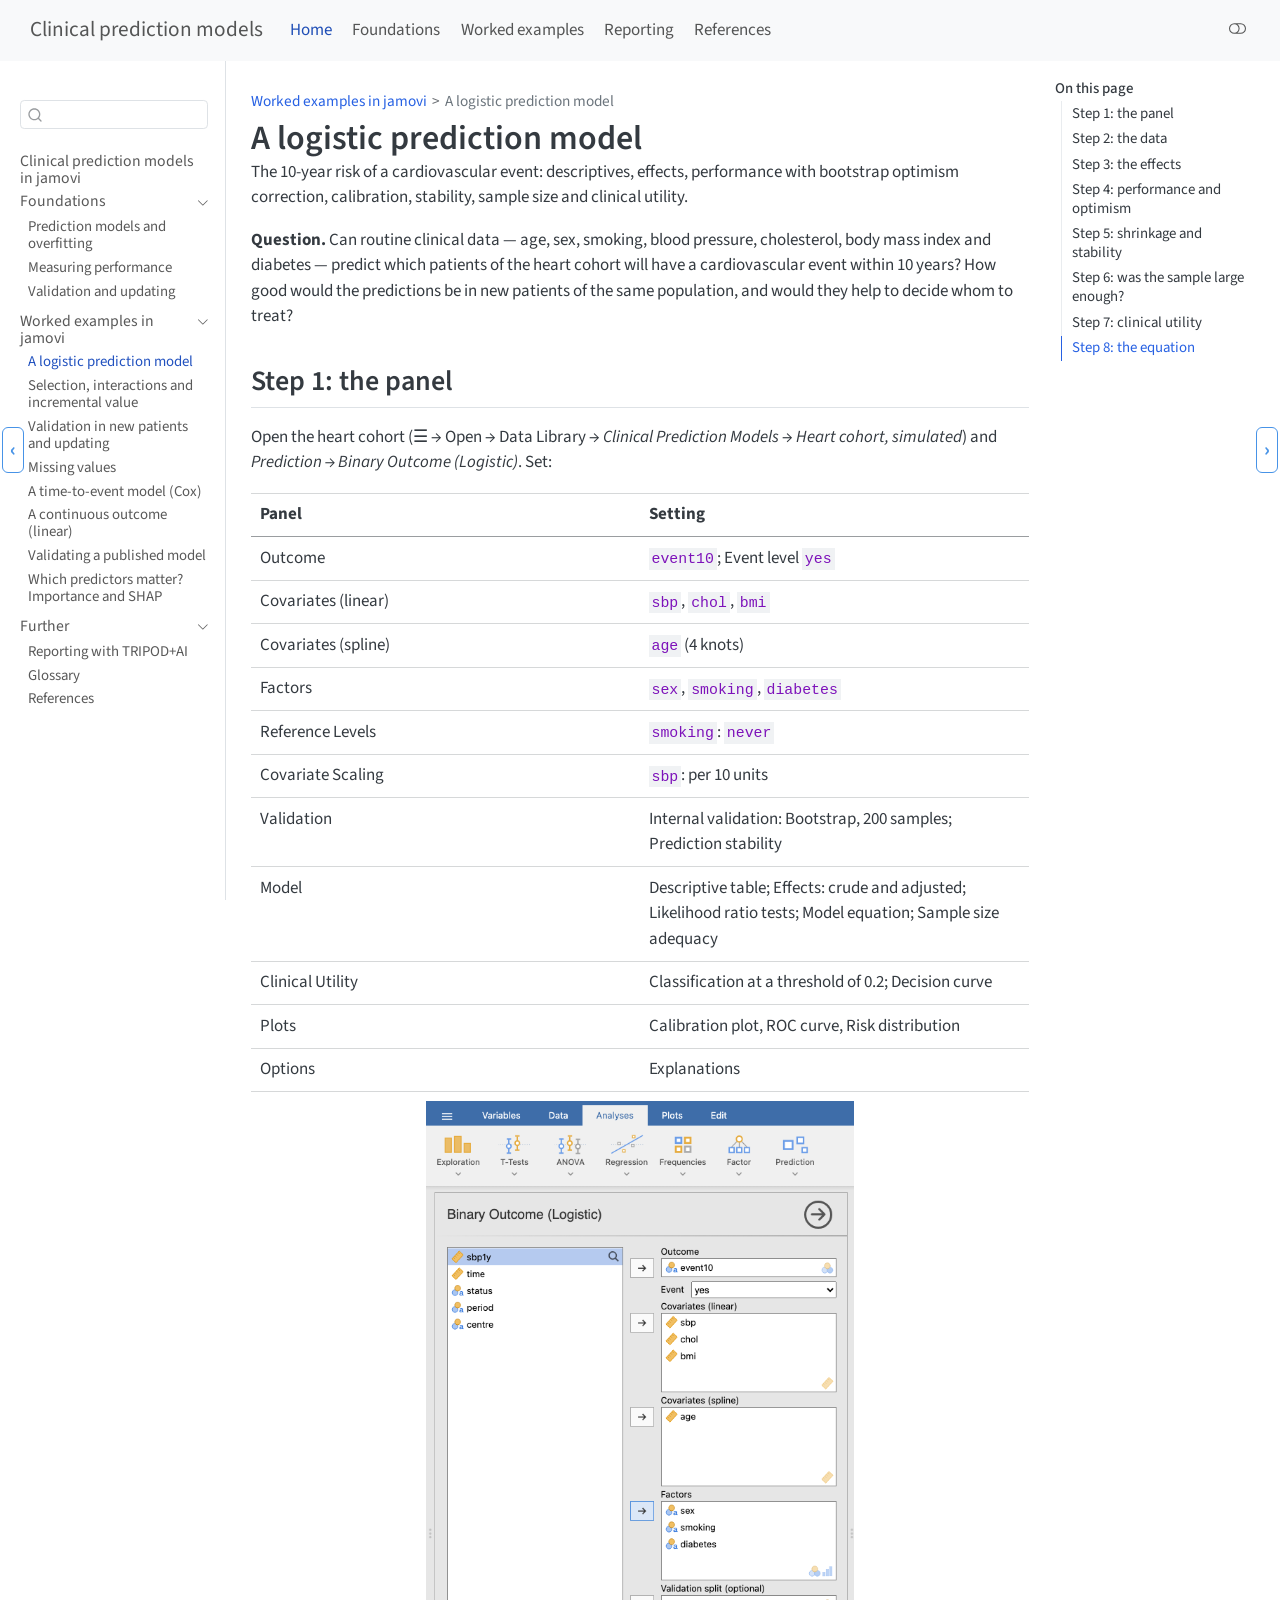
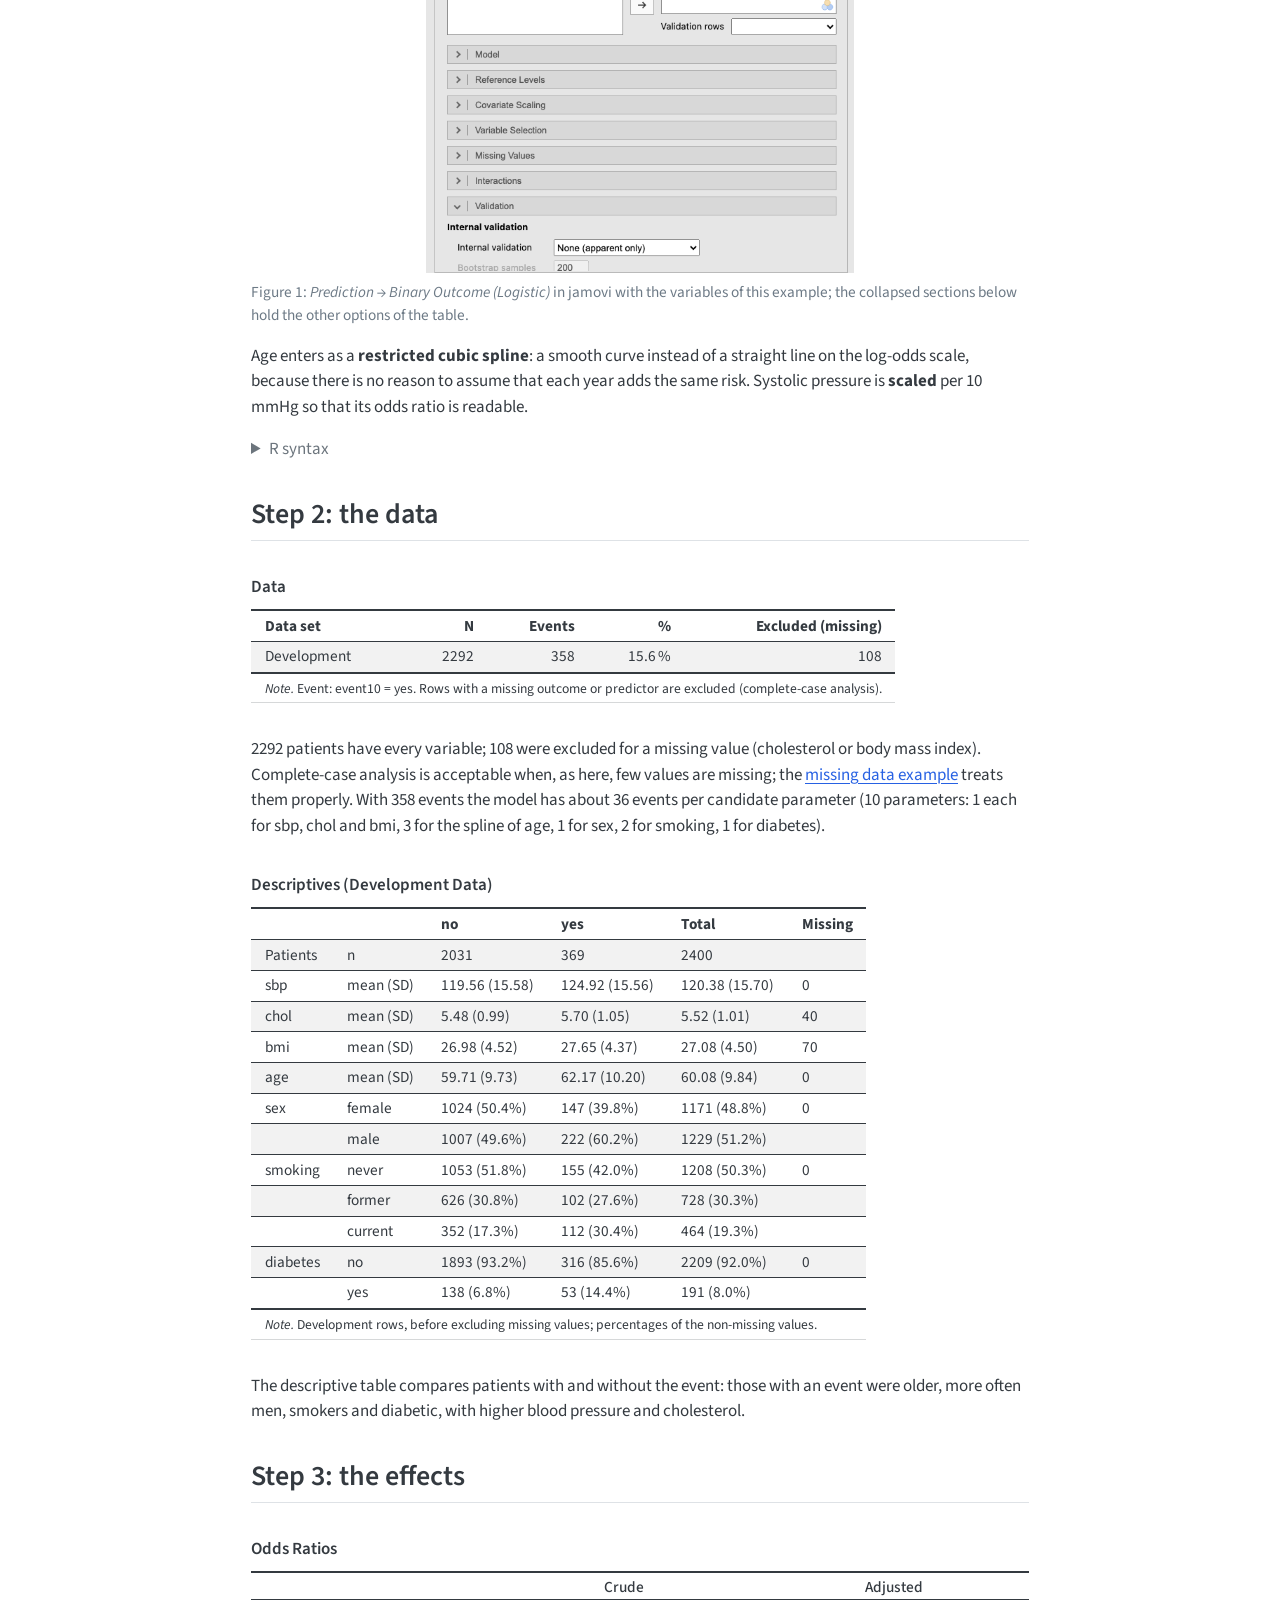
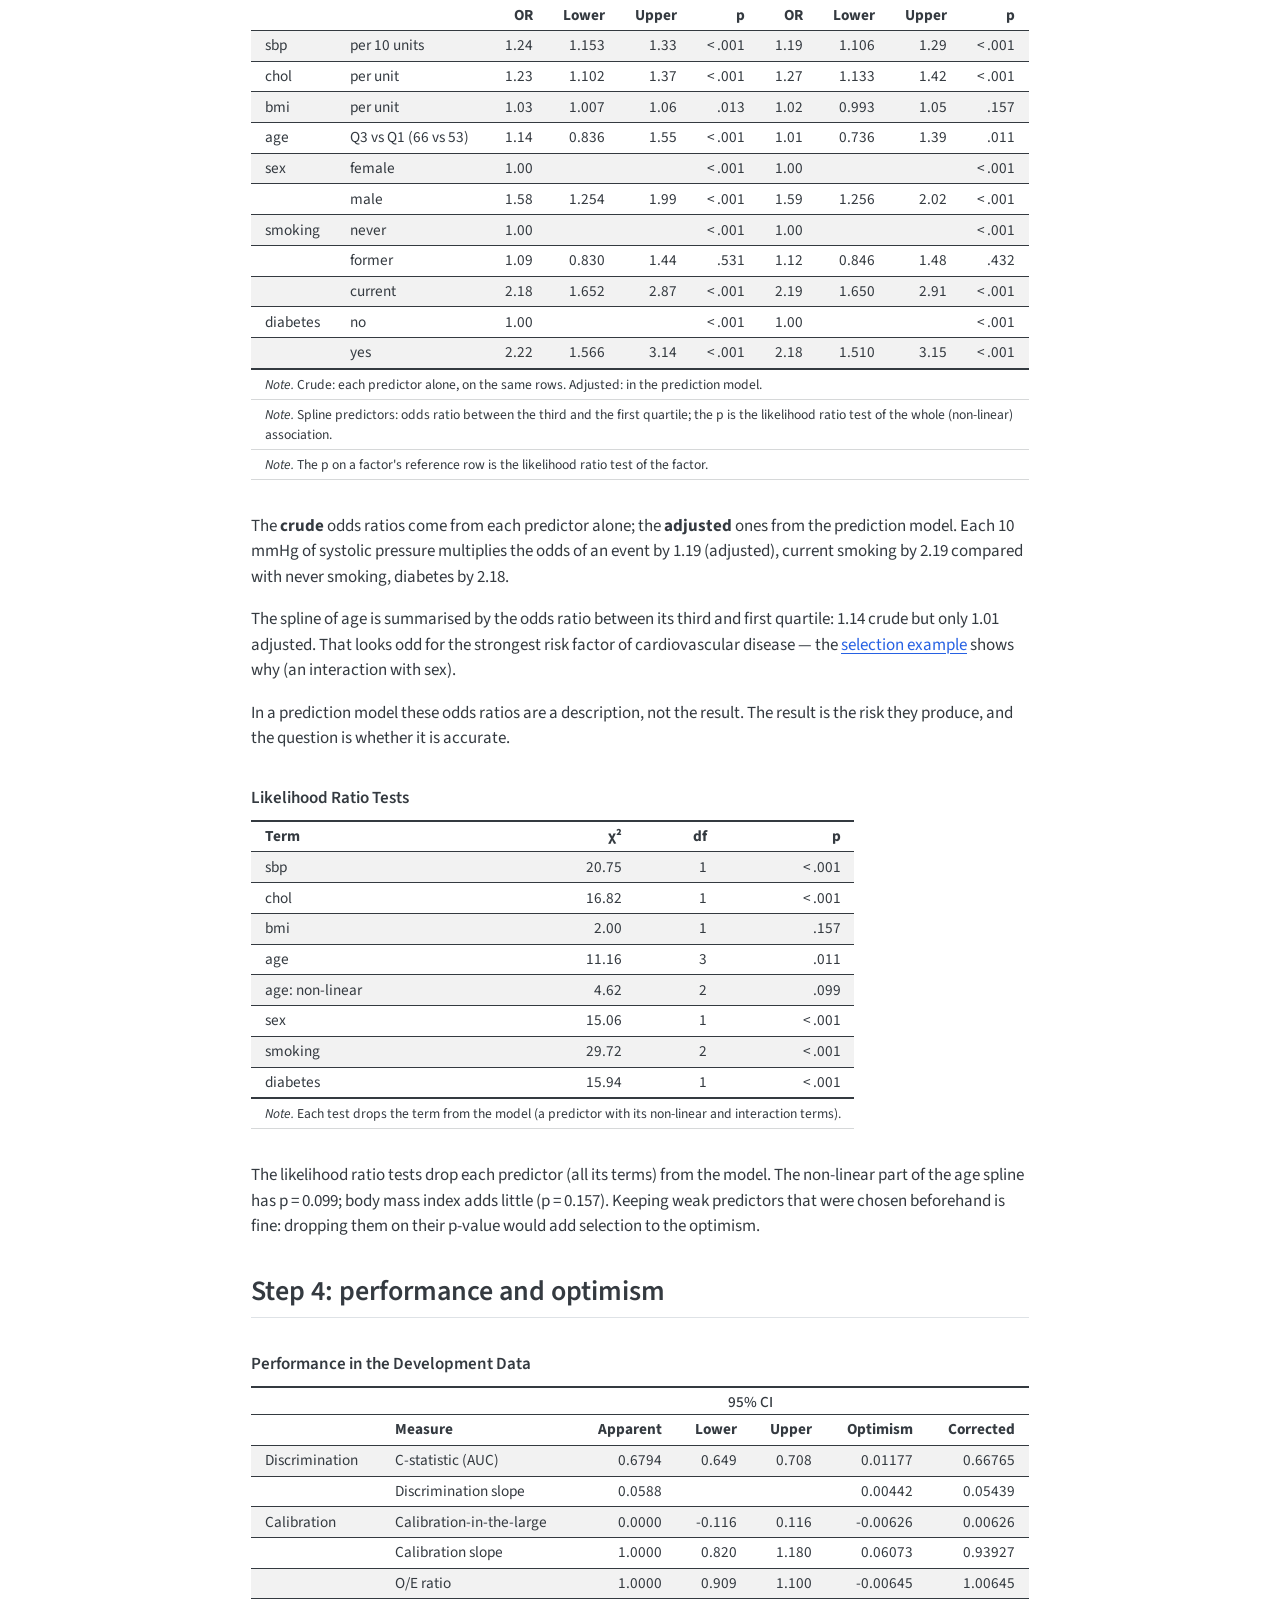
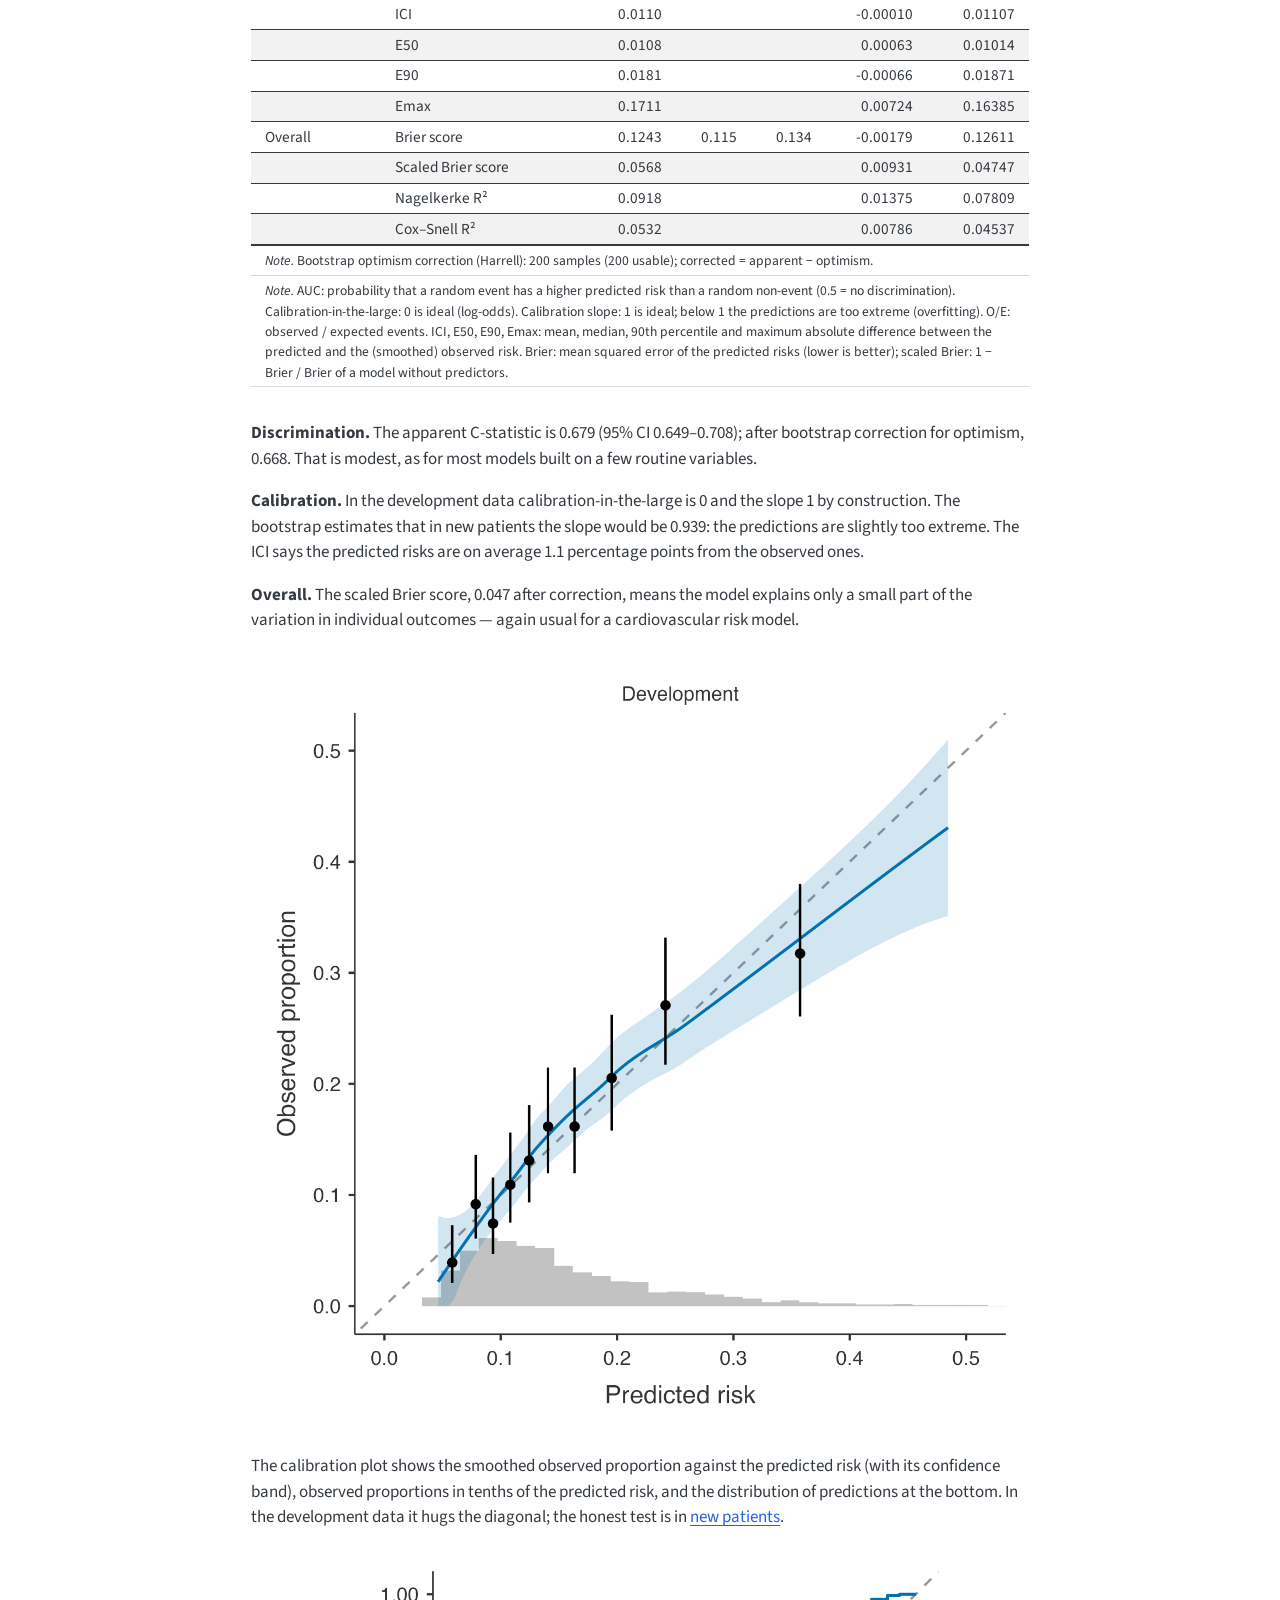
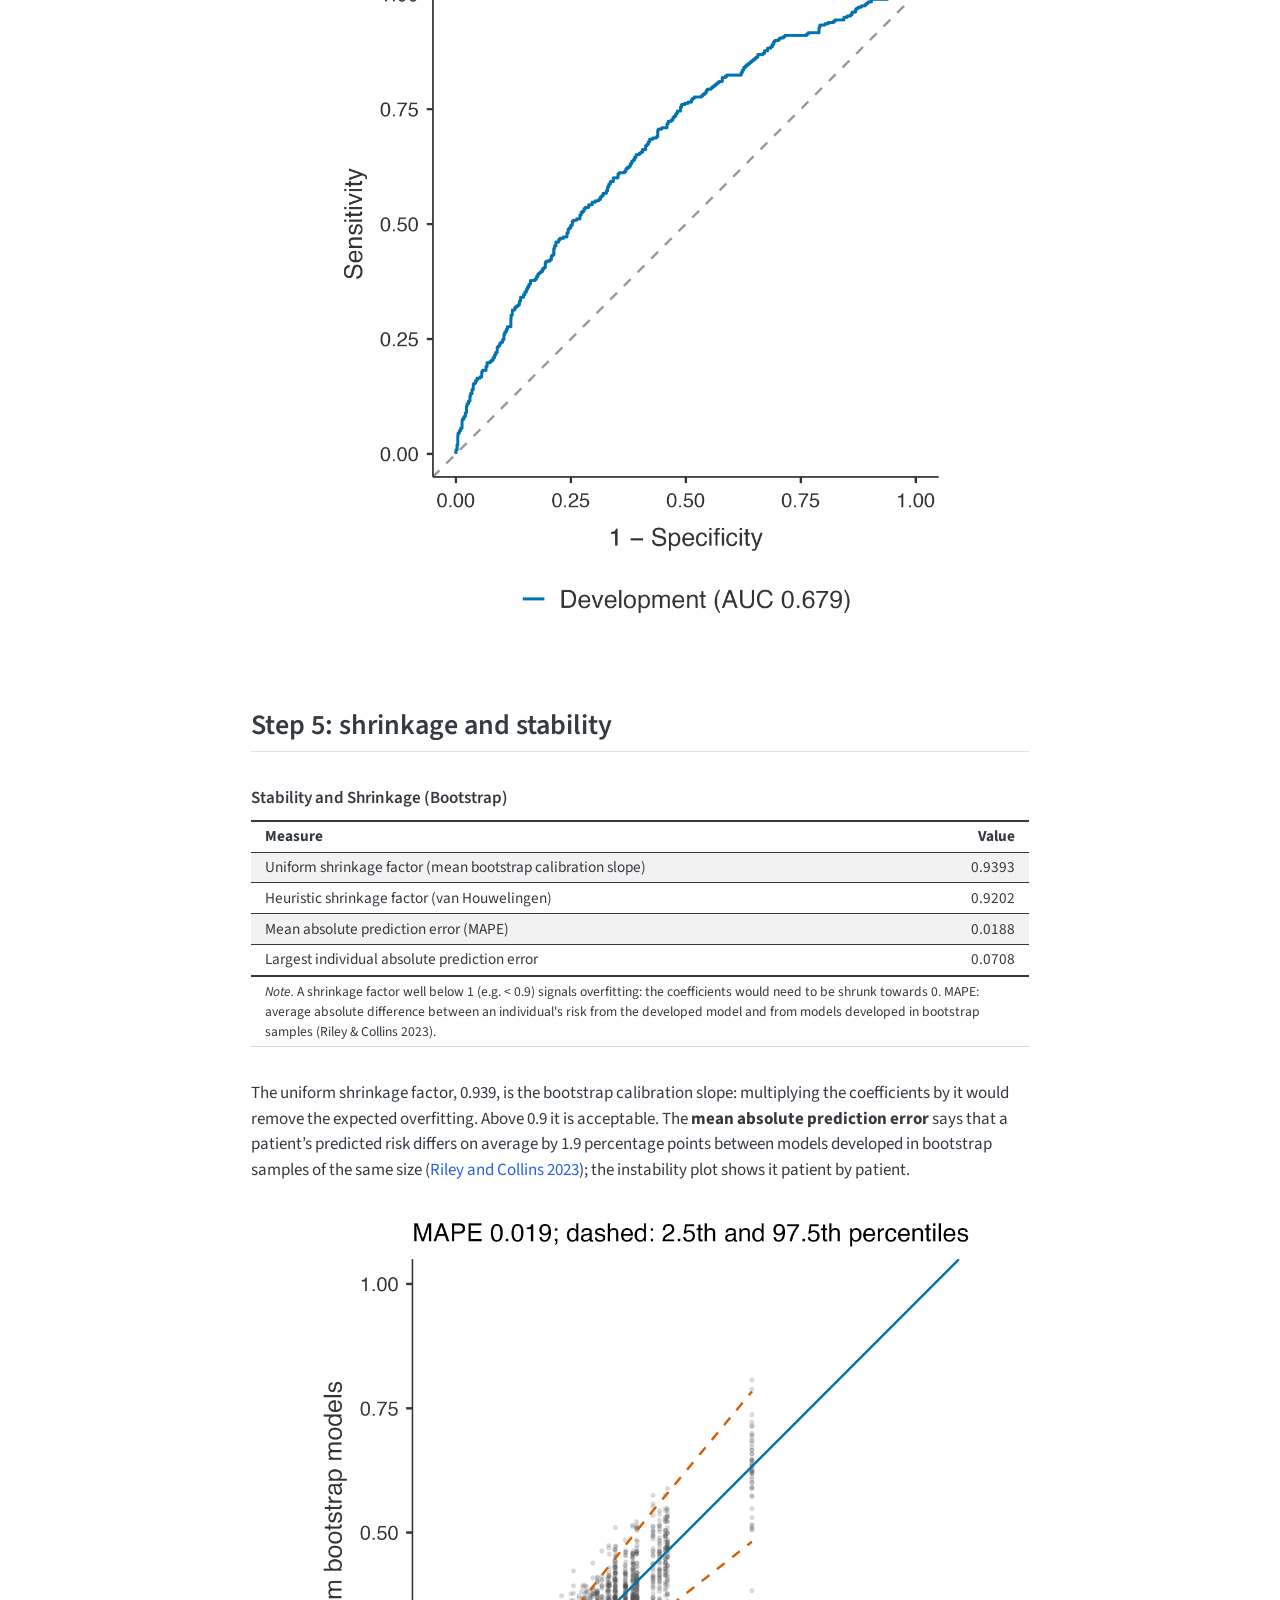
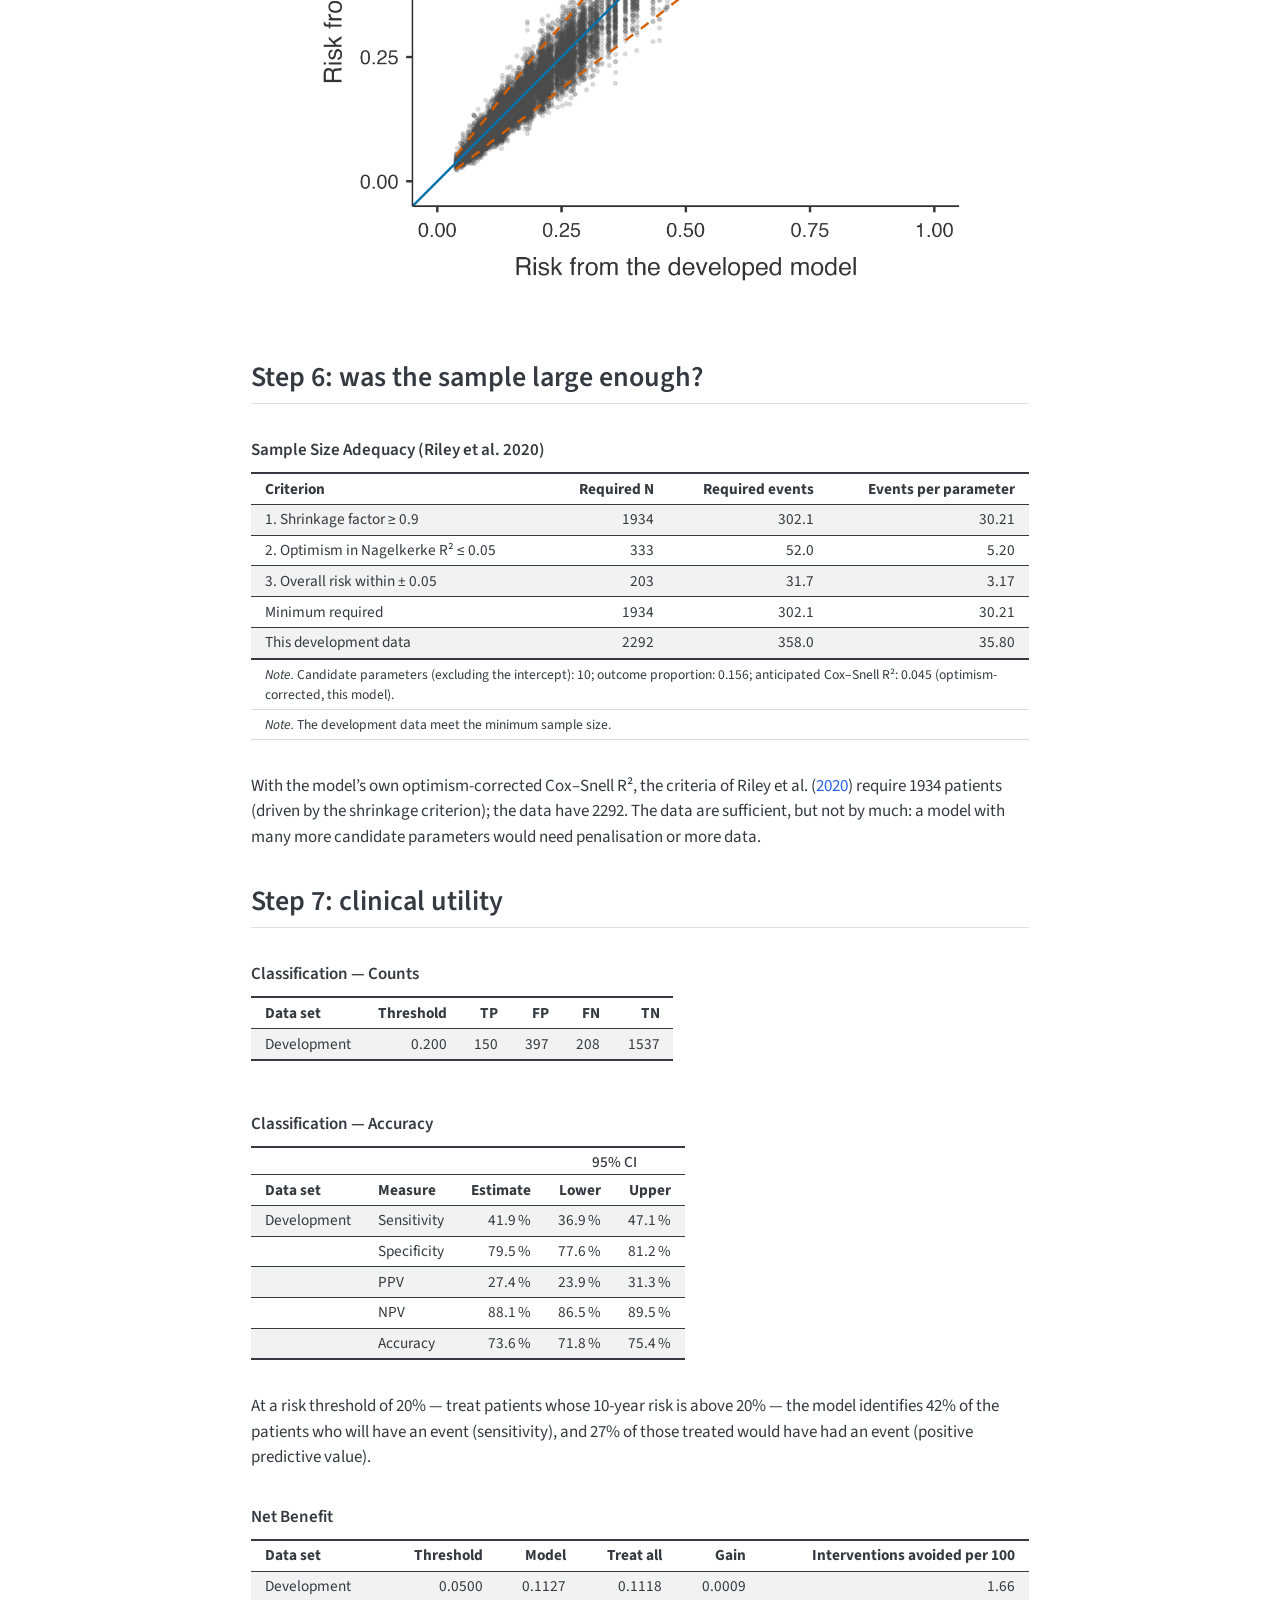
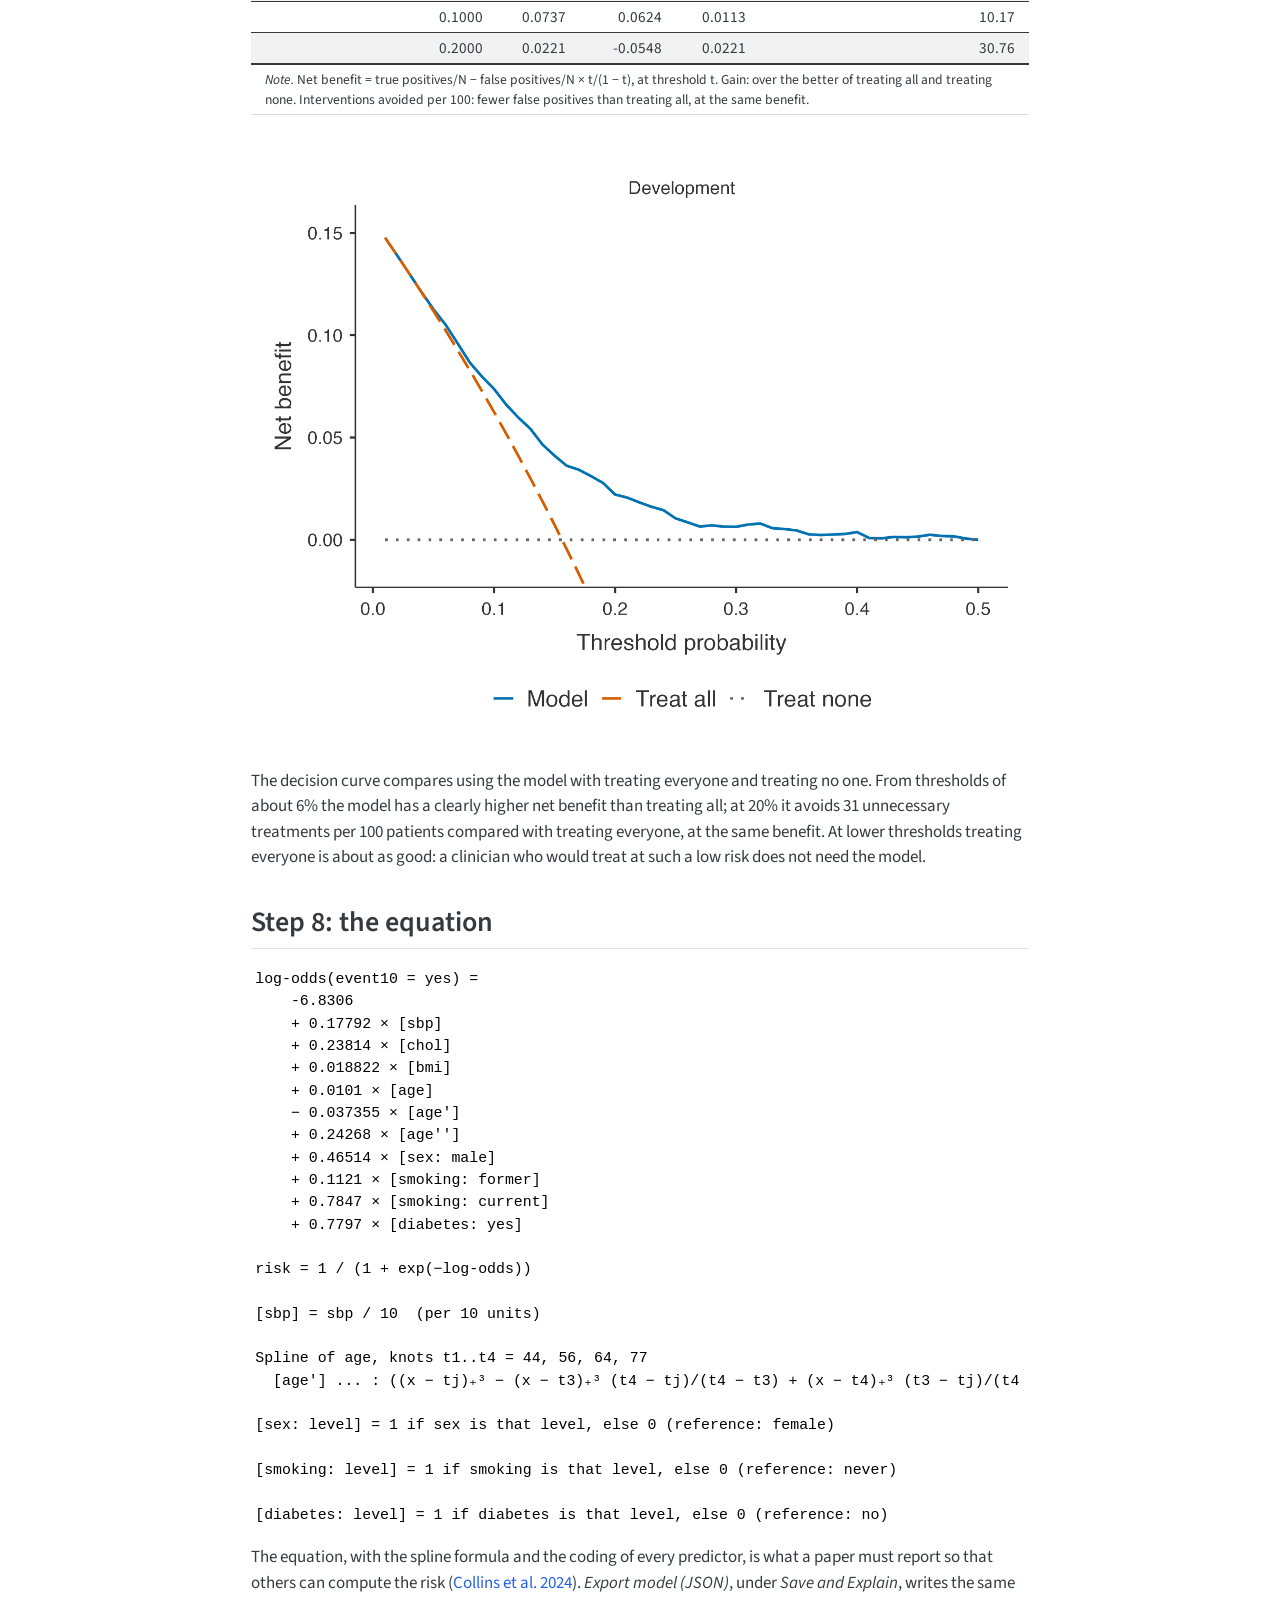
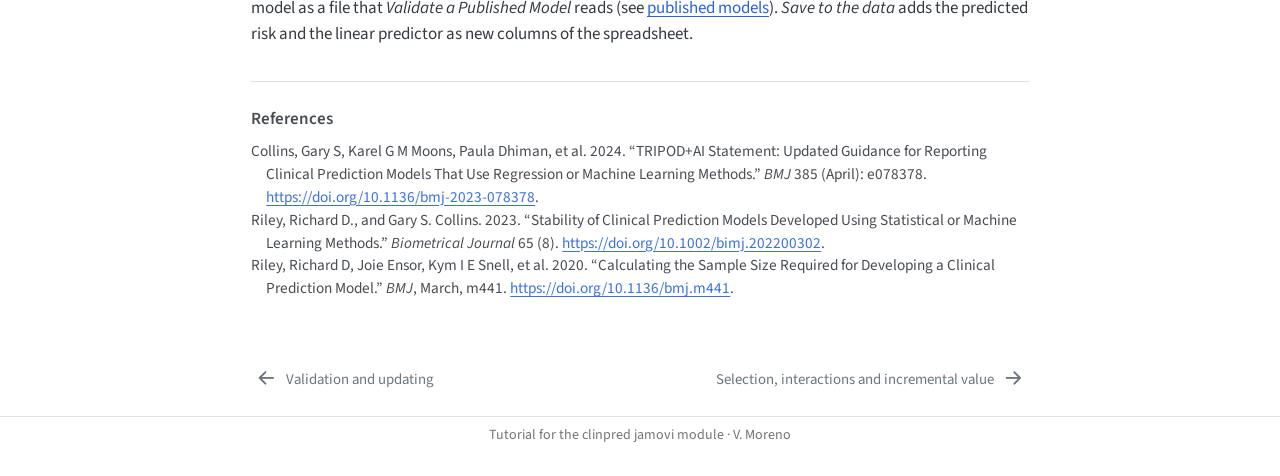
<file: docs/worked/logistic.html>
<!DOCTYPE html>
<html xmlns="http://www.w3.org/1999/xhtml" lang="en" xml:lang="en"><head>

<meta charset="utf-8">
<meta name="generator" content="quarto-1.10.18">

<meta name="viewport" content="width=device-width, initial-scale=1.0, user-scalable=yes">

<meta name="description" content="The 10-year risk of a cardiovascular event: descriptives, effects, performance with bootstrap optimism correction, calibration, stability, sample size and clinical utility.">

<title>A logistic prediction model – Clinical prediction models</title>
<style>
/* Default styles provided by pandoc.
** See https://pandoc.org/MANUAL.html#variables-for-html for config info.
*/
span.smallcaps{font-variant: small-caps;}
div.columns{display: flex; gap: 1.5em;}
div.column{flex: auto;}
@media screen {
div.columns{gap: min(4vw, 1.5em);}
div.column{overflow-x: auto;}
}
div.hanging-indent{margin-left: 1.5em; text-indent: -1.5em;}
ul.task-list{list-style: none;}
ul.task-list li input[type="checkbox"] {
  width: 0.8em;
  margin: 0 0.8em 0.2em -1em; /* quarto-specific, see https://github.com/quarto-dev/quarto-cli/issues/4556 */ 
  vertical-align: middle;
}
/* CSS for syntax highlighting */
html { -webkit-text-size-adjust: 100%; }
pre > code.sourceCode { white-space: pre; position: relative; }
pre > code.sourceCode > span { display: inline-block; line-height: 1.25; }
pre > code.sourceCode > span:empty { height: 1.2em; }
.sourceCode { overflow: visible; }
code.sourceCode > span { color: inherit; text-decoration: inherit; }
div.sourceCode { margin: 1em 0; }
pre.sourceCode { margin: 0; }
@media screen {
div.sourceCode { overflow: auto; }
}
@media print {
pre > code.sourceCode { white-space: pre-wrap; }
pre > code.sourceCode > span { text-indent: -5em; padding-left: 5em; }
}
pre.numberSource code
  { counter-reset: source-line 0; }
pre.numberSource code > span
  { position: relative; left: -4em; counter-increment: source-line; }
pre.numberSource code > span > a:first-child::before
  { content: counter(source-line);
    position: relative; left: -1em; text-align: right; vertical-align: baseline;
    border: none; display: inline-block;
    -webkit-touch-callout: none; -webkit-user-select: none;
    -khtml-user-select: none; -moz-user-select: none;
    -ms-user-select: none; user-select: none;
    padding: 0 4px; width: 4em;
  }
pre.numberSource { margin-left: 3em;  padding-left: 4px; }
div.sourceCode
  {   }
@media screen {
pre > code.sourceCode > span > a:first-child::before { text-decoration: underline; }
}
/* CSS for citations */
div.csl-bib-body { }
div.csl-entry {
  clear: both;
}
.hanging-indent div.csl-entry {
  margin-left:2em;
  text-indent:-2em;
}
div.csl-left-margin {
  min-width:2em;
  float:left;
}
div.csl-right-inline {
  margin-left:2em;
  padding-left:1em;
}
div.csl-indent {
  margin-left: 2em;
}</style>


<script src="../site_libs/quarto-nav/quarto-nav.js"></script>
<script src="../site_libs/quarto-nav/headroom.min.js"></script>
<script src="../site_libs/clipboard/clipboard.min.js"></script>
<script src="../site_libs/quarto-search/autocomplete.umd.js"></script>
<script src="../site_libs/quarto-search/fuse.min.js"></script>
<script src="../site_libs/quarto-search/quarto-search.js"></script>
<meta name="quarto:offset" content="../">
<link href="../worked/selection.html" rel="next">
<link href="../foundations/validation.html" rel="prev">
<script src="../site_libs/quarto-html/quarto.js" type="module"></script>
<script src="../site_libs/quarto-html/tabsets/tabsets.js" type="module"></script>
<script src="../site_libs/quarto-html/popper.min.js"></script>
<script src="../site_libs/quarto-html/tippy.umd.min.js"></script>
<script src="../site_libs/quarto-html/anchor.min.js"></script>
<link href="../site_libs/quarto-html/tippy.css" rel="stylesheet">
<link href="../site_libs/quarto-html/quarto-syntax-highlighting-64a204ab8560d761af7679ceaba22944.css" rel="stylesheet" class="quarto-color-scheme" id="quarto-text-highlighting-styles">
<link href="../site_libs/quarto-html/quarto-syntax-highlighting-dark-b85bc7c33db8c58e0ec93c3465666fed.css" rel="stylesheet" class="quarto-color-scheme quarto-color-alternate" id="quarto-text-highlighting-styles">
<link href="../site_libs/quarto-html/quarto-syntax-highlighting-64a204ab8560d761af7679ceaba22944.css" rel="stylesheet" class="quarto-color-scheme-extra" id="quarto-text-highlighting-styles">
<script src="../site_libs/bootstrap/bootstrap.min.js"></script>
<link href="../site_libs/bootstrap/bootstrap-icons.css" rel="stylesheet">
<link href="../site_libs/bootstrap/bootstrap-e5e84f5a70260acdabf710505354887c.min.css" rel="stylesheet" append-hash="true" class="quarto-color-scheme" id="quarto-bootstrap" data-mode="light">
<link href="../site_libs/bootstrap/bootstrap-dark-4143a9d5f9d8f9deb4202a6d60211dcc.min.css" rel="stylesheet" append-hash="true" class="quarto-color-scheme quarto-color-alternate" id="quarto-bootstrap" data-mode="dark">
<link href="../site_libs/bootstrap/bootstrap-e5e84f5a70260acdabf710505354887c.min.css" rel="stylesheet" append-hash="true" class="quarto-color-scheme-extra" id="quarto-bootstrap" data-mode="light">
<script id="quarto-search-options" type="application/json">{
  "location": "sidebar",
  "copy-button": false,
  "collapse-after": 3,
  "panel-placement": "start",
  "type": "textbox",
  "limit": 50,
  "keyboard-shortcut": [
    "f",
    "/",
    "s"
  ],
  "language": {
    "search-no-results-text": "No results",
    "search-matching-documents-text": "matching documents",
    "search-copy-link-title": "Copy link to search",
    "search-hide-matches-text": "Hide additional matches",
    "search-more-match-text": "more match in this document",
    "search-more-matches-text": "more matches in this document",
    "search-clear-button-title": "Clear",
    "search-text-placeholder": "",
    "search-detached-cancel-button-title": "Cancel",
    "search-submit-button-title": "Submit",
    "search-label": "Search"
  }
}</script>


<link rel="stylesheet" href="../styles.css">
</head>

<body class="nav-sidebar docked nav-fixed quarto-light"><script id="quarto-html-before-body" type="application/javascript">
    const toggleBodyColorMode = (bsSheetEl) => {
      const mode = bsSheetEl.getAttribute("data-mode");
      const bodyEl = window.document.querySelector("body");
      if (mode === "dark") {
        bodyEl.classList.add("quarto-dark");
        bodyEl.classList.remove("quarto-light");
      } else {
        bodyEl.classList.add("quarto-light");
        bodyEl.classList.remove("quarto-dark");
      }
    }
    const toggleBodyColorPrimary = () => {
      const bsSheetEl = window.document.querySelector("link#quarto-bootstrap:not([rel=disabled-stylesheet])");
      if (bsSheetEl) {
        toggleBodyColorMode(bsSheetEl);
      }
    }
    const setColorSchemeToggle = (alternate) => {
      const toggles = window.document.querySelectorAll('.quarto-color-scheme-toggle');
      for (let i=0; i < toggles.length; i++) {
        const toggle = toggles[i];
        if (toggle) {
          if (alternate) {
            toggle.classList.add("alternate");
          } else {
            toggle.classList.remove("alternate");
          }
        }
      }
    };
    const toggleColorMode = (alternate) => {
      // Switch the stylesheets
      const primaryStylesheets = window.document.querySelectorAll('link.quarto-color-scheme:not(.quarto-color-alternate)');
      const alternateStylesheets = window.document.querySelectorAll('link.quarto-color-scheme.quarto-color-alternate');
      manageTransitions('#quarto-margin-sidebar .nav-link', false);
      if (alternate) {
        // note: dark is layered on light, we don't disable primary!
        enableStylesheet(alternateStylesheets);
        for (const sheetNode of alternateStylesheets) {
          if (sheetNode.id === "quarto-bootstrap") {
            toggleBodyColorMode(sheetNode);
          }
        }
      } else {
        disableStylesheet(alternateStylesheets);
        enableStylesheet(primaryStylesheets)
        toggleBodyColorPrimary();
      }
      manageTransitions('#quarto-margin-sidebar .nav-link', true);
      // Switch the toggles
      setColorSchemeToggle(alternate)
      // Hack to workaround the fact that safari doesn't
      // properly recolor the scrollbar when toggling (#1455)
      if (navigator.userAgent.indexOf('Safari') > 0 && navigator.userAgent.indexOf('Chrome') == -1) {
        manageTransitions("body", false);
        window.scrollTo(0, 1);
        setTimeout(() => {
          window.scrollTo(0, 0);
          manageTransitions("body", true);
        }, 40);
      }
    }
    const disableStylesheet = (stylesheets) => {
      for (let i=0; i < stylesheets.length; i++) {
        const stylesheet = stylesheets[i];
        stylesheet.rel = 'disabled-stylesheet';
      }
    }
    const enableStylesheet = (stylesheets) => {
      for (let i=0; i < stylesheets.length; i++) {
        const stylesheet = stylesheets[i];
        if(stylesheet.rel !== 'stylesheet') { // for Chrome, which will still FOUC without this check
          stylesheet.rel = 'stylesheet';
        }
      }
    }
    const manageTransitions = (selector, allowTransitions) => {
      const els = window.document.querySelectorAll(selector);
      for (let i=0; i < els.length; i++) {
        const el = els[i];
        if (allowTransitions) {
          el.classList.remove('notransition');
        } else {
          el.classList.add('notransition');
        }
      }
    }
    const isFileUrl = () => {
      return window.location.protocol === 'file:';
    }
    const hasAlternateSentinel = () => {
      let styleSentinel = getColorSchemeSentinel();
      if (styleSentinel !== null) {
        return styleSentinel === "alternate";
      } else {
        return false;
      }
    }
    const setStyleSentinel = (alternate) => {
      const value = alternate ? "alternate" : "default";
      if (!isFileUrl()) {
        window.localStorage.setItem("quarto-color-scheme", value);
      } else {
        localAlternateSentinel = value;
      }
    }
    const getColorSchemeSentinel = () => {
      if (!isFileUrl()) {
        const storageValue = window.localStorage.getItem("quarto-color-scheme");
        return storageValue != null ? storageValue : localAlternateSentinel;
      } else {
        return localAlternateSentinel;
      }
    }
    const toggleGiscusIfUsed = (isAlternate, darkModeDefault) => {
      const baseTheme = document.querySelector('#giscus-base-theme')?.value ?? 'light';
      const alternateTheme = document.querySelector('#giscus-alt-theme')?.value ?? 'dark';
      let newTheme = '';
      if(authorPrefersDark) {
        newTheme = isAlternate ? baseTheme : alternateTheme;
      } else {
        newTheme = isAlternate ? alternateTheme : baseTheme;
      }
      const changeGiscusTheme = () => {
        // From: https://github.com/giscus/giscus/issues/336
        const sendMessage = (message) => {
          const iframe = document.querySelector('iframe.giscus-frame');
          if (!iframe) return;
          iframe.contentWindow.postMessage({ giscus: message }, 'https://giscus.app');
        }
        sendMessage({
          setConfig: {
            theme: newTheme
          }
        });
      }
      const isGiscussLoaded = window.document.querySelector('iframe.giscus-frame') !== null;
      if (isGiscussLoaded) {
        changeGiscusTheme();
      }
    };
    const authorPrefersDark = false;
    const darkModeDefault = authorPrefersDark;
      document.querySelector('link#quarto-text-highlighting-styles.quarto-color-scheme-extra').rel = 'disabled-stylesheet';
      document.querySelector('link#quarto-bootstrap.quarto-color-scheme-extra').rel = 'disabled-stylesheet';
    let localAlternateSentinel = darkModeDefault ? 'alternate' : 'default';
    // Dark / light mode switch
    window.quartoToggleColorScheme = () => {
      // Read the current dark / light value
      let toAlternate = !hasAlternateSentinel();
      toggleColorMode(toAlternate);
      setStyleSentinel(toAlternate);
      toggleGiscusIfUsed(toAlternate, darkModeDefault);
      window.dispatchEvent(new Event('resize'));
    };
    // Switch to dark mode if need be
    if (hasAlternateSentinel()) {
      toggleColorMode(true);
    } else {
      toggleColorMode(false);
    }
  </script>

<div id="quarto-search-results"></div>
  <header id="quarto-header" class="headroom fixed-top">
    <nav class="navbar navbar-expand-lg " data-bs-theme="dark">
      <div class="navbar-container container-fluid">
      <div class="navbar-brand-container mx-auto">
    <a class="navbar-brand" href="../index.html">
    <span class="navbar-title">Clinical prediction models</span>
    </a>
  </div>
          <button class="navbar-toggler" type="button" data-bs-toggle="collapse" data-bs-target="#navbarCollapse" aria-controls="navbarCollapse" role="menu" aria-expanded="false" aria-label="Toggle navigation" onclick="if (window.quartoToggleHeadroom) { window.quartoToggleHeadroom(); }">
  <span class="navbar-toggler-icon"></span>
</button>
          <div class="collapse navbar-collapse" id="navbarCollapse">
            <ul class="navbar-nav navbar-nav-scroll me-auto">
  <li class="nav-item">
    <a class="nav-link active" href="../index.html" aria-current="page"> 
<span class="menu-text">Home</span></a>
  </li>  
  <li class="nav-item">
    <a class="nav-link" href="../foundations/prediction-models.html"> 
<span class="menu-text">Foundations</span></a>
  </li>  
  <li class="nav-item">
    <a class="nav-link" href="../worked/logistic.html"> 
<span class="menu-text">Worked examples</span></a>
  </li>  
  <li class="nav-item">
    <a class="nav-link" href="../further/reporting.html"> 
<span class="menu-text">Reporting</span></a>
  </li>  
  <li class="nav-item">
    <a class="nav-link" href="../references.html"> 
<span class="menu-text">References</span></a>
  </li>  
</ul>
          </div> <!-- /navcollapse -->
            <div class="quarto-navbar-tools">
  <a href="" class="quarto-color-scheme-toggle quarto-navigation-tool  px-1" onclick="window.quartoToggleColorScheme(); return false;" title="Toggle dark mode"><i class="bi"></i></a>
</div>
      </div> <!-- /container-fluid -->
    </nav>
  <nav class="quarto-secondary-nav">
    <div class="container-fluid d-flex">
      <button type="button" class="quarto-btn-toggle btn" data-bs-toggle="collapse" role="button" data-bs-target=".quarto-sidebar-collapse-item" aria-controls="quarto-sidebar" aria-expanded="false" aria-label="Toggle sidebar navigation" onclick="if (window.quartoToggleHeadroom) { window.quartoToggleHeadroom(); }">
        <i class="bi bi-layout-text-sidebar-reverse"></i>
      </button>
        <nav class="quarto-page-breadcrumbs" aria-label="breadcrumb"><ol class="breadcrumb"><li class="breadcrumb-item"><a href="../worked/logistic.html">Worked examples in jamovi</a></li><li class="breadcrumb-item"><a href="../worked/logistic.html">A logistic prediction model</a></li></ol></nav>
        <a class="flex-grow-1" role="navigation" data-bs-toggle="collapse" data-bs-target=".quarto-sidebar-collapse-item" aria-controls="quarto-sidebar" aria-expanded="false" aria-label="Toggle sidebar navigation" onclick="if (window.quartoToggleHeadroom) { window.quartoToggleHeadroom(); }">      
        </a>
      <button type="button" class="btn quarto-search-button" aria-label="Search" onclick="window.quartoOpenSearch();">
        <i class="bi bi-search"></i>
      </button>
    </div>
  </nav>
</header>
<!-- content -->
<div id="quarto-content" class="quarto-container page-columns page-rows-contents page-layout-article page-navbar">
<!-- sidebar -->
  <nav id="quarto-sidebar" class="sidebar collapse collapse-horizontal quarto-sidebar-collapse-item sidebar-navigation docked overflow-auto">
        <div class="mt-2 flex-shrink-0 align-items-center">
        <div class="sidebar-search">
        <div id="quarto-search" class="" title="Search"></div>
        </div>
        </div>
    <div class="sidebar-menu-container"> 
    <ul class="list-unstyled mt-1">
        <li class="sidebar-item">
  <div class="sidebar-item-container"> 
  <a href="../index.html" class="sidebar-item-text sidebar-link">
 <span class="menu-text">Clinical prediction models in jamovi</span></a>
  </div>
</li>
        <li class="sidebar-item sidebar-item-section">
      <div class="sidebar-item-container"> 
            <a class="sidebar-item-text sidebar-link text-start" data-bs-toggle="collapse" data-bs-target="#quarto-sidebar-section-1" role="navigation" aria-expanded="true">
 <span class="menu-text">Foundations</span></a>
          <a class="sidebar-item-toggle text-start" data-bs-toggle="collapse" data-bs-target="#quarto-sidebar-section-1" role="navigation" aria-expanded="true" aria-label="Toggle section">
            <i class="bi bi-chevron-right ms-2"></i>
          </a> 
      </div>
      <ul id="quarto-sidebar-section-1" class="collapse list-unstyled sidebar-section depth1 show">  
          <li class="sidebar-item">
  <div class="sidebar-item-container"> 
  <a href="../foundations/prediction-models.html" class="sidebar-item-text sidebar-link">
 <span class="menu-text">Prediction models and overfitting</span></a>
  </div>
</li>
          <li class="sidebar-item">
  <div class="sidebar-item-container"> 
  <a href="../foundations/performance.html" class="sidebar-item-text sidebar-link">
 <span class="menu-text">Measuring performance</span></a>
  </div>
</li>
          <li class="sidebar-item">
  <div class="sidebar-item-container"> 
  <a href="../foundations/validation.html" class="sidebar-item-text sidebar-link">
 <span class="menu-text">Validation and updating</span></a>
  </div>
</li>
      </ul>
  </li>
        <li class="sidebar-item sidebar-item-section">
      <div class="sidebar-item-container"> 
            <a class="sidebar-item-text sidebar-link text-start" data-bs-toggle="collapse" data-bs-target="#quarto-sidebar-section-2" role="navigation" aria-expanded="true">
 <span class="menu-text">Worked examples in jamovi</span></a>
          <a class="sidebar-item-toggle text-start" data-bs-toggle="collapse" data-bs-target="#quarto-sidebar-section-2" role="navigation" aria-expanded="true" aria-label="Toggle section">
            <i class="bi bi-chevron-right ms-2"></i>
          </a> 
      </div>
      <ul id="quarto-sidebar-section-2" class="collapse list-unstyled sidebar-section depth1 show">  
          <li class="sidebar-item">
  <div class="sidebar-item-container"> 
  <a href="../worked/logistic.html" class="sidebar-item-text sidebar-link active">
 <span class="menu-text">A logistic prediction model</span></a>
  </div>
</li>
          <li class="sidebar-item">
  <div class="sidebar-item-container"> 
  <a href="../worked/selection.html" class="sidebar-item-text sidebar-link">
 <span class="menu-text">Selection, interactions and incremental value</span></a>
  </div>
</li>
          <li class="sidebar-item">
  <div class="sidebar-item-container"> 
  <a href="../worked/external.html" class="sidebar-item-text sidebar-link">
 <span class="menu-text">Validation in new patients and updating</span></a>
  </div>
</li>
          <li class="sidebar-item">
  <div class="sidebar-item-container"> 
  <a href="../worked/missing.html" class="sidebar-item-text sidebar-link">
 <span class="menu-text">Missing values</span></a>
  </div>
</li>
          <li class="sidebar-item">
  <div class="sidebar-item-container"> 
  <a href="../worked/cox.html" class="sidebar-item-text sidebar-link">
 <span class="menu-text">A time-to-event model (Cox)</span></a>
  </div>
</li>
          <li class="sidebar-item">
  <div class="sidebar-item-container"> 
  <a href="../worked/linear.html" class="sidebar-item-text sidebar-link">
 <span class="menu-text">A continuous outcome (linear)</span></a>
  </div>
</li>
          <li class="sidebar-item">
  <div class="sidebar-item-container"> 
  <a href="../worked/published.html" class="sidebar-item-text sidebar-link">
 <span class="menu-text">Validating a published model</span></a>
  </div>
</li>
          <li class="sidebar-item">
  <div class="sidebar-item-container"> 
  <a href="../worked/importance.html" class="sidebar-item-text sidebar-link">
 <span class="menu-text">Which predictors matter? Importance and SHAP</span></a>
  </div>
</li>
      </ul>
  </li>
        <li class="sidebar-item sidebar-item-section">
      <div class="sidebar-item-container"> 
            <a class="sidebar-item-text sidebar-link text-start" data-bs-toggle="collapse" data-bs-target="#quarto-sidebar-section-3" role="navigation" aria-expanded="true">
 <span class="menu-text">Further</span></a>
          <a class="sidebar-item-toggle text-start" data-bs-toggle="collapse" data-bs-target="#quarto-sidebar-section-3" role="navigation" aria-expanded="true" aria-label="Toggle section">
            <i class="bi bi-chevron-right ms-2"></i>
          </a> 
      </div>
      <ul id="quarto-sidebar-section-3" class="collapse list-unstyled sidebar-section depth1 show">  
          <li class="sidebar-item">
  <div class="sidebar-item-container"> 
  <a href="../further/reporting.html" class="sidebar-item-text sidebar-link">
 <span class="menu-text">Reporting with TRIPOD+AI</span></a>
  </div>
</li>
          <li class="sidebar-item">
  <div class="sidebar-item-container"> 
  <a href="../further/glossary.html" class="sidebar-item-text sidebar-link">
 <span class="menu-text">Glossary</span></a>
  </div>
</li>
          <li class="sidebar-item">
  <div class="sidebar-item-container"> 
  <a href="../references.html" class="sidebar-item-text sidebar-link">
 <span class="menu-text">References</span></a>
  </div>
</li>
      </ul>
  </li>
    </ul>
    </div>
</nav>
<div id="quarto-sidebar-glass" class="quarto-sidebar-collapse-item" data-bs-toggle="collapse" data-bs-target=".quarto-sidebar-collapse-item"></div>
<!-- margin-sidebar -->
    <div id="quarto-margin-sidebar" class="sidebar margin-sidebar">
        <nav id="TOC" role="doc-toc" class="toc-active">
    <h2 id="toc-title">On this page</h2>
   
  <ul>
  <li><a href="#step-1-the-panel" id="toc-step-1-the-panel" class="nav-link active" data-scroll-target="#step-1-the-panel">Step 1: the panel</a></li>
  <li><a href="#step-2-the-data" id="toc-step-2-the-data" class="nav-link" data-scroll-target="#step-2-the-data">Step 2: the data</a></li>
  <li><a href="#step-3-the-effects" id="toc-step-3-the-effects" class="nav-link" data-scroll-target="#step-3-the-effects">Step 3: the effects</a></li>
  <li><a href="#step-4-performance-and-optimism" id="toc-step-4-performance-and-optimism" class="nav-link" data-scroll-target="#step-4-performance-and-optimism">Step 4: performance and optimism</a></li>
  <li><a href="#step-5-shrinkage-and-stability" id="toc-step-5-shrinkage-and-stability" class="nav-link" data-scroll-target="#step-5-shrinkage-and-stability">Step 5: shrinkage and stability</a></li>
  <li><a href="#step-6-was-the-sample-large-enough" id="toc-step-6-was-the-sample-large-enough" class="nav-link" data-scroll-target="#step-6-was-the-sample-large-enough">Step 6: was the sample large enough?</a></li>
  <li><a href="#step-7-clinical-utility" id="toc-step-7-clinical-utility" class="nav-link" data-scroll-target="#step-7-clinical-utility">Step 7: clinical utility</a></li>
  <li><a href="#step-8-the-equation" id="toc-step-8-the-equation" class="nav-link" data-scroll-target="#step-8-the-equation">Step 8: the equation</a></li>
  </ul>
</nav>
    </div>
<!-- main -->
<main class="content" id="quarto-document-content">


<header id="title-block-header" class="quarto-title-block default"><nav class="quarto-page-breadcrumbs quarto-title-breadcrumbs d-none d-lg-block" aria-label="breadcrumb"><ol class="breadcrumb"><li class="breadcrumb-item"><a href="../worked/logistic.html">Worked examples in jamovi</a></li><li class="breadcrumb-item"><a href="../worked/logistic.html">A logistic prediction model</a></li></ol></nav>
<div class="quarto-title">
<h1 class="title">A logistic prediction model</h1>
</div>

<div>
  <div class="description">
    The 10-year risk of a cardiovascular event: descriptives, effects, performance with bootstrap optimism correction, calibration, stability, sample size and clinical utility.
  </div>
</div>


<div class="quarto-title-meta">

    
  
    
  </div>
  


</header>


<p><strong>Question.</strong> Can routine clinical data — age, sex, smoking, blood pressure, cholesterol, body mass index and diabetes — predict which patients of the heart cohort will have a cardiovascular event within 10 years? How good would the predictions be in new patients of the same population, and would they help to decide whom to treat?</p>
<section id="step-1-the-panel" class="level2">
<h2 class="anchored" data-anchor-id="step-1-the-panel">Step 1: the panel</h2>
<p>Open the heart cohort (☰ → Open → Data Library → <em>Clinical Prediction Models</em> → <em>Heart cohort, simulated</em>) and <em>Prediction → Binary Outcome (Logistic)</em>. Set:</p>
<table class="caption-top table">
<colgroup>
<col style="width: 50%">
<col style="width: 50%">
</colgroup>
<thead>
<tr class="header">
<th>Panel</th>
<th>Setting</th>
</tr>
</thead>
<tbody>
<tr class="odd">
<td>Outcome</td>
<td><code>event10</code>; Event level <code>yes</code></td>
</tr>
<tr class="even">
<td>Covariates (linear)</td>
<td><code>sbp</code>, <code>chol</code>, <code>bmi</code></td>
</tr>
<tr class="odd">
<td>Covariates (spline)</td>
<td><code>age</code> (4 knots)</td>
</tr>
<tr class="even">
<td>Factors</td>
<td><code>sex</code>, <code>smoking</code>, <code>diabetes</code></td>
</tr>
<tr class="odd">
<td>Reference Levels</td>
<td><code>smoking</code>: <code>never</code></td>
</tr>
<tr class="even">
<td>Covariate Scaling</td>
<td><code>sbp</code>: per 10 units</td>
</tr>
<tr class="odd">
<td>Validation</td>
<td>Internal validation: Bootstrap, 200 samples; Prediction stability</td>
</tr>
<tr class="even">
<td>Model</td>
<td>Descriptive table; Effects: crude and adjusted; Likelihood ratio tests; Model equation; Sample size adequacy</td>
</tr>
<tr class="odd">
<td>Clinical Utility</td>
<td>Classification at a threshold of 0.2; Decision curve</td>
</tr>
<tr class="even">
<td>Plots</td>
<td>Calibration plot, ROC curve, Risk distribution</td>
</tr>
<tr class="odd">
<td>Options</td>
<td>Explanations</td>
</tr>
</tbody>
</table>
<div id="fig-panel-logistic" class="quarto-float quarto-figure quarto-figure-center anchored">
<figure class="quarto-float quarto-float-fig figure">
<div aria-describedby="fig-panel-logistic-caption-0ceaefa1-69ba-4598-a22c-09a6ac19f8ca">
<img src="../screenshots/logistic-options.png" class="img-fluid figure-img" style="width:55.0%">
</div>
<figcaption class="quarto-float-caption-bottom quarto-float-caption quarto-float-fig" id="fig-panel-logistic-caption-0ceaefa1-69ba-4598-a22c-09a6ac19f8ca">
Figure&nbsp;1: <em>Prediction → Binary Outcome (Logistic)</em> in jamovi with the variables of this example; the collapsed sections below hold the other options of the table.
</figcaption>
</figure>
</div>
<p>Age enters as a <strong>restricted cubic spline</strong>: a smooth curve instead of a straight line on the log-odds scale, because there is no reason to assume that each year adds the same risk. Systolic pressure is <strong>scaled</strong> per 10 mmHg so that its odds ratio is readable.</p>
<div class="cell">
<details class="code-fold">
<summary>R syntax</summary>
<div class="code-copy-outer-scaffold"><div class="sourceCode cell-code" id="cb1"><pre class="sourceCode r code-with-copy"><code class="sourceCode r"><span id="cb1-1"><a href="#cb1-1" aria-hidden="true" tabindex="-1"></a>r <span class="ot">&lt;-</span> <span class="fu">cpLogistic</span>(<span class="at">data =</span> heart, <span class="at">dep =</span> <span class="st">"event10"</span>, <span class="at">eventLevel =</span> <span class="st">"yes"</span>,</span>
<span id="cb1-2"><a href="#cb1-2" aria-hidden="true" tabindex="-1"></a>                <span class="at">covs =</span> <span class="fu">c</span>(<span class="st">"sbp"</span>, <span class="st">"chol"</span>, <span class="st">"bmi"</span>), <span class="at">splineVars =</span> <span class="st">"age"</span>, <span class="at">knots =</span> <span class="dv">4</span>,</span>
<span id="cb1-3"><a href="#cb1-3" aria-hidden="true" tabindex="-1"></a>                <span class="at">factors =</span> <span class="fu">c</span>(<span class="st">"sex"</span>, <span class="st">"smoking"</span>, <span class="st">"diabetes"</span>),</span>
<span id="cb1-4"><a href="#cb1-4" aria-hidden="true" tabindex="-1"></a>                <span class="at">refLevels =</span> <span class="fu">list</span>(<span class="fu">list</span>(<span class="at">var =</span> <span class="st">"smoking"</span>, <span class="at">ref =</span> <span class="st">"never"</span>)),</span>
<span id="cb1-5"><a href="#cb1-5" aria-hidden="true" tabindex="-1"></a>                <span class="at">covScales =</span> <span class="fu">list</span>(<span class="fu">list</span>(<span class="at">var =</span> <span class="st">"sbp"</span>, <span class="at">scale =</span> <span class="st">"ten"</span>)),</span>
<span id="cb1-6"><a href="#cb1-6" aria-hidden="true" tabindex="-1"></a>                <span class="at">validation =</span> <span class="st">"boot"</span>, <span class="at">nBoot =</span> <span class="dv">200</span>, <span class="at">seed =</span> <span class="dv">1</span>, <span class="at">stability =</span> <span class="cn">TRUE</span>,</span>
<span id="cb1-7"><a href="#cb1-7" aria-hidden="true" tabindex="-1"></a>                <span class="at">descTable =</span> <span class="cn">TRUE</span>, <span class="at">oddsRatios =</span> <span class="cn">TRUE</span>, <span class="at">crude =</span> <span class="cn">TRUE</span>, <span class="at">predTests =</span> <span class="cn">TRUE</span>,</span>
<span id="cb1-8"><a href="#cb1-8" aria-hidden="true" tabindex="-1"></a>                <span class="at">equation =</span> <span class="cn">TRUE</span>, <span class="at">sampleSize =</span> <span class="cn">TRUE</span>, <span class="at">classif =</span> <span class="cn">TRUE</span>, <span class="at">threshold =</span> <span class="fl">0.2</span>,</span>
<span id="cb1-9"><a href="#cb1-9" aria-hidden="true" tabindex="-1"></a>                <span class="at">dca =</span> <span class="cn">TRUE</span>, <span class="at">calPlot =</span> <span class="cn">TRUE</span>, <span class="at">rocPlot =</span> <span class="cn">TRUE</span>, <span class="at">riskPlot =</span> <span class="cn">TRUE</span>, <span class="at">explain =</span> <span class="cn">TRUE</span>)</span></code></pre></div><button title="Copy to Clipboard" class="code-copy-button"><i class="bi"></i></button></div>
</details>
</div>
</section>
<section id="step-2-the-data" class="level2">
<h2 class="anchored" data-anchor-id="step-2-the-data">Step 2: the data</h2>
<div class="cell">
<div class="cell-output-display">
<div class="jtable">
<p class="jtitle">Data</p>

<table class="caption-top table table-sm table-striped small">
<thead>
<tr class="header">
<th data-quarto-table-cell-role="th">Data set</th>
<th class="num" data-quarto-table-cell-role="th">N</th>
<th class="num" data-quarto-table-cell-role="th">Events</th>
<th class="num" data-quarto-table-cell-role="th">%</th>
<th class="num" data-quarto-table-cell-role="th">Excluded (missing)</th>
</tr>
</thead>
<tbody>
<tr class="odd">
<td>Development</td>
<td class="num">2292</td>
<td class="num">358</td>
<td class="num">15.6 %</td>
<td class="num">108</td>
</tr>
</tbody><tfoot>
<tr class="odd">
<td colspan="5"><em>Note.</em> Event: event10 = yes. Rows with a missing outcome or predictor are excluded (complete-case analysis).</td>
</tr>
</tfoot>

</table>

</div>
</div>
</div>
<p>2292 patients have every variable; 108 were excluded for a missing value (cholesterol or body mass index). Complete-case analysis is acceptable when, as here, few values are missing; the <a href="../worked/missing.html">missing data example</a> treats them properly. With 358 events the model has about 36 events per candidate parameter (10 parameters: 1 each for sbp, chol and bmi, 3 for the spline of age, 1 for sex, 2 for smoking, 1 for diabetes).</p>
<div class="cell">
<div class="cell-output-display">
<div class="jtable">
<p class="jtitle">Descriptives (Development Data)</p>

<table class="caption-top table table-sm table-striped small">
<thead>
<tr class="header">
<th data-quarto-table-cell-role="th"></th>
<th data-quarto-table-cell-role="th"></th>
<th data-quarto-table-cell-role="th">no</th>
<th data-quarto-table-cell-role="th">yes</th>
<th data-quarto-table-cell-role="th">Total</th>
<th data-quarto-table-cell-role="th">Missing</th>
</tr>
</thead>
<tbody>
<tr class="odd">
<td>Patients</td>
<td>n</td>
<td>2031</td>
<td>369</td>
<td>2400</td>
<td></td>
</tr>
<tr class="even">
<td>sbp</td>
<td>mean (SD)</td>
<td>119.56 (15.58)</td>
<td>124.92 (15.56)</td>
<td>120.38 (15.70)</td>
<td>0</td>
</tr>
<tr class="odd">
<td>chol</td>
<td>mean (SD)</td>
<td>5.48 (0.99)</td>
<td>5.70 (1.05)</td>
<td>5.52 (1.01)</td>
<td>40</td>
</tr>
<tr class="even">
<td>bmi</td>
<td>mean (SD)</td>
<td>26.98 (4.52)</td>
<td>27.65 (4.37)</td>
<td>27.08 (4.50)</td>
<td>70</td>
</tr>
<tr class="odd">
<td>age</td>
<td>mean (SD)</td>
<td>59.71 (9.73)</td>
<td>62.17 (10.20)</td>
<td>60.08 (9.84)</td>
<td>0</td>
</tr>
<tr class="even">
<td>sex</td>
<td>female</td>
<td>1024 (50.4%)</td>
<td>147 (39.8%)</td>
<td>1171 (48.8%)</td>
<td>0</td>
</tr>
<tr class="odd">
<td></td>
<td>male</td>
<td>1007 (49.6%)</td>
<td>222 (60.2%)</td>
<td>1229 (51.2%)</td>
<td></td>
</tr>
<tr class="even">
<td>smoking</td>
<td>never</td>
<td>1053 (51.8%)</td>
<td>155 (42.0%)</td>
<td>1208 (50.3%)</td>
<td>0</td>
</tr>
<tr class="odd">
<td></td>
<td>former</td>
<td>626 (30.8%)</td>
<td>102 (27.6%)</td>
<td>728 (30.3%)</td>
<td></td>
</tr>
<tr class="even">
<td></td>
<td>current</td>
<td>352 (17.3%)</td>
<td>112 (30.4%)</td>
<td>464 (19.3%)</td>
<td></td>
</tr>
<tr class="odd">
<td>diabetes</td>
<td>no</td>
<td>1893 (93.2%)</td>
<td>316 (85.6%)</td>
<td>2209 (92.0%)</td>
<td>0</td>
</tr>
<tr class="even">
<td></td>
<td>yes</td>
<td>138 (6.8%)</td>
<td>53 (14.4%)</td>
<td>191 (8.0%)</td>
<td></td>
</tr>
</tbody><tfoot>
<tr class="odd">
<td colspan="6"><em>Note.</em> Development rows, before excluding missing values; percentages of the non-missing values.</td>
</tr>
</tfoot>

</table>

</div>
</div>
</div>
<p>The descriptive table compares patients with and without the event: those with an event were older, more often men, smokers and diabetic, with higher blood pressure and cholesterol.</p>
</section>
<section id="step-3-the-effects" class="level2">
<h2 class="anchored" data-anchor-id="step-3-the-effects">Step 3: the effects</h2>
<div class="cell">
<div class="cell-output-display">
<div class="jtable">
<p class="jtitle">Odds Ratios</p>

<table class="caption-top table table-sm table-striped small">
<thead>
<tr class="super header">
<th colspan="2" data-quarto-table-cell-role="th"></th>
<th colspan="4" data-quarto-table-cell-role="th">Crude</th>
<th colspan="4" data-quarto-table-cell-role="th">Adjusted</th>
</tr>
<tr class="even">
<th data-quarto-table-cell-role="th"></th>
<th data-quarto-table-cell-role="th"></th>
<th class="num" data-quarto-table-cell-role="th">OR</th>
<th class="num" data-quarto-table-cell-role="th">Lower</th>
<th class="num" data-quarto-table-cell-role="th">Upper</th>
<th class="num" data-quarto-table-cell-role="th">p</th>
<th class="num" data-quarto-table-cell-role="th">OR</th>
<th class="num" data-quarto-table-cell-role="th">Lower</th>
<th class="num" data-quarto-table-cell-role="th">Upper</th>
<th class="num" data-quarto-table-cell-role="th">p</th>
</tr>
</thead>
<tbody>
<tr class="odd">
<td>sbp</td>
<td>per 10 units</td>
<td class="num">1.24</td>
<td class="num">1.153</td>
<td class="num">1.33</td>
<td class="num">&lt; .001</td>
<td class="num">1.19</td>
<td class="num">1.106</td>
<td class="num">1.29</td>
<td class="num">&lt; .001</td>
</tr>
<tr class="even">
<td>chol</td>
<td>per unit</td>
<td class="num">1.23</td>
<td class="num">1.102</td>
<td class="num">1.37</td>
<td class="num">&lt; .001</td>
<td class="num">1.27</td>
<td class="num">1.133</td>
<td class="num">1.42</td>
<td class="num">&lt; .001</td>
</tr>
<tr class="odd">
<td>bmi</td>
<td>per unit</td>
<td class="num">1.03</td>
<td class="num">1.007</td>
<td class="num">1.06</td>
<td class="num">.013</td>
<td class="num">1.02</td>
<td class="num">0.993</td>
<td class="num">1.05</td>
<td class="num">.157</td>
</tr>
<tr class="even">
<td>age</td>
<td>Q3 vs Q1 (66 vs 53)</td>
<td class="num">1.14</td>
<td class="num">0.836</td>
<td class="num">1.55</td>
<td class="num">&lt; .001</td>
<td class="num">1.01</td>
<td class="num">0.736</td>
<td class="num">1.39</td>
<td class="num">.011</td>
</tr>
<tr class="odd">
<td>sex</td>
<td>female</td>
<td class="num">1.00</td>
<td class="num"></td>
<td class="num"></td>
<td class="num">&lt; .001</td>
<td class="num">1.00</td>
<td class="num"></td>
<td class="num"></td>
<td class="num">&lt; .001</td>
</tr>
<tr class="even">
<td></td>
<td>male</td>
<td class="num">1.58</td>
<td class="num">1.254</td>
<td class="num">1.99</td>
<td class="num">&lt; .001</td>
<td class="num">1.59</td>
<td class="num">1.256</td>
<td class="num">2.02</td>
<td class="num">&lt; .001</td>
</tr>
<tr class="odd">
<td>smoking</td>
<td>never</td>
<td class="num">1.00</td>
<td class="num"></td>
<td class="num"></td>
<td class="num">&lt; .001</td>
<td class="num">1.00</td>
<td class="num"></td>
<td class="num"></td>
<td class="num">&lt; .001</td>
</tr>
<tr class="even">
<td></td>
<td>former</td>
<td class="num">1.09</td>
<td class="num">0.830</td>
<td class="num">1.44</td>
<td class="num">.531</td>
<td class="num">1.12</td>
<td class="num">0.846</td>
<td class="num">1.48</td>
<td class="num">.432</td>
</tr>
<tr class="odd">
<td></td>
<td>current</td>
<td class="num">2.18</td>
<td class="num">1.652</td>
<td class="num">2.87</td>
<td class="num">&lt; .001</td>
<td class="num">2.19</td>
<td class="num">1.650</td>
<td class="num">2.91</td>
<td class="num">&lt; .001</td>
</tr>
<tr class="even">
<td>diabetes</td>
<td>no</td>
<td class="num">1.00</td>
<td class="num"></td>
<td class="num"></td>
<td class="num">&lt; .001</td>
<td class="num">1.00</td>
<td class="num"></td>
<td class="num"></td>
<td class="num">&lt; .001</td>
</tr>
<tr class="odd">
<td></td>
<td>yes</td>
<td class="num">2.22</td>
<td class="num">1.566</td>
<td class="num">3.14</td>
<td class="num">&lt; .001</td>
<td class="num">2.18</td>
<td class="num">1.510</td>
<td class="num">3.15</td>
<td class="num">&lt; .001</td>
</tr>
</tbody><tfoot>
<tr class="odd">
<td colspan="10"><em>Note.</em> Crude: each predictor alone, on the same rows. Adjusted: in the prediction model.</td>
</tr>
<tr class="even">
<td colspan="10"><em>Note.</em> Spline predictors: odds ratio between the third and the first quartile; the p is the likelihood ratio test of the whole (non-linear) association.</td>
</tr>
<tr class="odd">
<td colspan="10"><em>Note.</em> The p on a factor's reference row is the likelihood ratio test of the factor.</td>
</tr>
</tfoot>

</table>

</div>
</div>
</div>
<p>The <strong>crude</strong> odds ratios come from each predictor alone; the <strong>adjusted</strong> ones from the prediction model. Each 10 mmHg of systolic pressure multiplies the odds of an event by 1.19 (adjusted), current smoking by 2.19 compared with never smoking, diabetes by 2.18.</p>
<p>The spline of age is summarised by the odds ratio between its third and first quartile: 1.14 crude but only 1.01 adjusted. That looks odd for the strongest risk factor of cardiovascular disease — the <a href="../worked/selection.html">selection example</a> shows why (an interaction with sex).</p>
<p>In a prediction model these odds ratios are a description, not the result. The result is the risk they produce, and the question is whether it is accurate.</p>
<div class="cell">
<div class="cell-output-display">
<div class="jtable">
<p class="jtitle">Likelihood Ratio Tests</p>

<table class="caption-top table table-sm table-striped small">
<thead>
<tr class="header">
<th data-quarto-table-cell-role="th">Term</th>
<th class="num" data-quarto-table-cell-role="th">χ²</th>
<th class="num" data-quarto-table-cell-role="th">df</th>
<th class="num" data-quarto-table-cell-role="th">p</th>
</tr>
</thead>
<tbody>
<tr class="odd">
<td>sbp</td>
<td class="num">20.75</td>
<td class="num">1</td>
<td class="num">&lt; .001</td>
</tr>
<tr class="even">
<td>chol</td>
<td class="num">16.82</td>
<td class="num">1</td>
<td class="num">&lt; .001</td>
</tr>
<tr class="odd">
<td>bmi</td>
<td class="num">2.00</td>
<td class="num">1</td>
<td class="num">.157</td>
</tr>
<tr class="even">
<td>age</td>
<td class="num">11.16</td>
<td class="num">3</td>
<td class="num">.011</td>
</tr>
<tr class="odd">
<td>age: non-linear</td>
<td class="num">4.62</td>
<td class="num">2</td>
<td class="num">.099</td>
</tr>
<tr class="even">
<td>sex</td>
<td class="num">15.06</td>
<td class="num">1</td>
<td class="num">&lt; .001</td>
</tr>
<tr class="odd">
<td>smoking</td>
<td class="num">29.72</td>
<td class="num">2</td>
<td class="num">&lt; .001</td>
</tr>
<tr class="even">
<td>diabetes</td>
<td class="num">15.94</td>
<td class="num">1</td>
<td class="num">&lt; .001</td>
</tr>
</tbody><tfoot>
<tr class="odd">
<td colspan="4"><em>Note.</em> Each test drops the term from the model (a predictor with its non-linear and interaction terms).</td>
</tr>
</tfoot>

</table>

</div>
</div>
</div>
<p>The likelihood ratio tests drop each predictor (all its terms) from the model. The non-linear part of the age spline has p = 0.099; body mass index adds little (p = 0.157). Keeping weak predictors that were chosen beforehand is fine: dropping them on their p-value would add selection to the optimism.</p>
</section>
<section id="step-4-performance-and-optimism" class="level2">
<h2 class="anchored" data-anchor-id="step-4-performance-and-optimism">Step 4: performance and optimism</h2>
<div class="cell">
<div class="cell-output-display">
<div class="jtable">
<p class="jtitle">Performance in the Development Data</p>

<table class="caption-top table table-sm table-striped small">
<thead>
<tr class="super header">
<th colspan="3" data-quarto-table-cell-role="th"></th>
<th colspan="2" data-quarto-table-cell-role="th">95% CI</th>
<th colspan="2" data-quarto-table-cell-role="th"></th>
</tr>
<tr class="even">
<th data-quarto-table-cell-role="th"></th>
<th data-quarto-table-cell-role="th">Measure</th>
<th class="num" data-quarto-table-cell-role="th">Apparent</th>
<th class="num" data-quarto-table-cell-role="th">Lower</th>
<th class="num" data-quarto-table-cell-role="th">Upper</th>
<th class="num" data-quarto-table-cell-role="th">Optimism</th>
<th class="num" data-quarto-table-cell-role="th">Corrected</th>
</tr>
</thead>
<tbody>
<tr class="odd">
<td>Discrimination</td>
<td>C-statistic (AUC)</td>
<td class="num">0.6794</td>
<td class="num">0.649</td>
<td class="num">0.708</td>
<td class="num">0.01177</td>
<td class="num">0.66765</td>
</tr>
<tr class="even">
<td></td>
<td>Discrimination slope</td>
<td class="num">0.0588</td>
<td class="num"></td>
<td class="num"></td>
<td class="num">0.00442</td>
<td class="num">0.05439</td>
</tr>
<tr class="odd">
<td>Calibration</td>
<td>Calibration-in-the-large</td>
<td class="num">0.0000</td>
<td class="num">-0.116</td>
<td class="num">0.116</td>
<td class="num">-0.00626</td>
<td class="num">0.00626</td>
</tr>
<tr class="even">
<td></td>
<td>Calibration slope</td>
<td class="num">1.0000</td>
<td class="num">0.820</td>
<td class="num">1.180</td>
<td class="num">0.06073</td>
<td class="num">0.93927</td>
</tr>
<tr class="odd">
<td></td>
<td>O/E ratio</td>
<td class="num">1.0000</td>
<td class="num">0.909</td>
<td class="num">1.100</td>
<td class="num">-0.00645</td>
<td class="num">1.00645</td>
</tr>
<tr class="even">
<td></td>
<td>ICI</td>
<td class="num">0.0110</td>
<td class="num"></td>
<td class="num"></td>
<td class="num">-0.00010</td>
<td class="num">0.01107</td>
</tr>
<tr class="odd">
<td></td>
<td>E50</td>
<td class="num">0.0108</td>
<td class="num"></td>
<td class="num"></td>
<td class="num">0.00063</td>
<td class="num">0.01014</td>
</tr>
<tr class="even">
<td></td>
<td>E90</td>
<td class="num">0.0181</td>
<td class="num"></td>
<td class="num"></td>
<td class="num">-0.00066</td>
<td class="num">0.01871</td>
</tr>
<tr class="odd">
<td></td>
<td>Emax</td>
<td class="num">0.1711</td>
<td class="num"></td>
<td class="num"></td>
<td class="num">0.00724</td>
<td class="num">0.16385</td>
</tr>
<tr class="even">
<td>Overall</td>
<td>Brier score</td>
<td class="num">0.1243</td>
<td class="num">0.115</td>
<td class="num">0.134</td>
<td class="num">-0.00179</td>
<td class="num">0.12611</td>
</tr>
<tr class="odd">
<td></td>
<td>Scaled Brier score</td>
<td class="num">0.0568</td>
<td class="num"></td>
<td class="num"></td>
<td class="num">0.00931</td>
<td class="num">0.04747</td>
</tr>
<tr class="even">
<td></td>
<td>Nagelkerke R²</td>
<td class="num">0.0918</td>
<td class="num"></td>
<td class="num"></td>
<td class="num">0.01375</td>
<td class="num">0.07809</td>
</tr>
<tr class="odd">
<td></td>
<td>Cox–Snell R²</td>
<td class="num">0.0532</td>
<td class="num"></td>
<td class="num"></td>
<td class="num">0.00786</td>
<td class="num">0.04537</td>
</tr>
</tbody><tfoot>
<tr class="odd">
<td colspan="7"><em>Note.</em> Bootstrap optimism correction (Harrell): 200 samples (200 usable); corrected = apparent − optimism.</td>
</tr>
<tr class="even">
<td colspan="7"><em>Note.</em> AUC: probability that a random event has a higher predicted risk than a random non-event (0.5 = no discrimination). Calibration-in-the-large: 0 is ideal (log-odds). Calibration slope: 1 is ideal; below 1 the predictions are too extreme (overfitting). O/E: observed / expected events. ICI, E50, E90, Emax: mean, median, 90th percentile and maximum absolute difference between the predicted and the (smoothed) observed risk. Brier: mean squared error of the predicted risks (lower is better); scaled Brier: 1 − Brier / Brier of a model without predictors.</td>
</tr>
</tfoot>

</table>

</div>
</div>
</div>
<p><strong>Discrimination.</strong> The apparent C-statistic is 0.679 (95% CI 0.649–0.708); after bootstrap correction for optimism, 0.668. That is modest, as for most models built on a few routine variables.</p>
<p><strong>Calibration.</strong> In the development data calibration-in-the-large is 0 and the slope 1 by construction. The bootstrap estimates that in new patients the slope would be 0.939: the predictions are slightly too extreme. The ICI says the predicted risks are on average 1.1 percentage points from the observed ones.</p>
<p><strong>Overall.</strong> The scaled Brier score, 0.047 after correction, means the model explains only a small part of the variation in individual outcomes — again usual for a cardiovascular risk model.</p>
<div class="cell" data-jamovi="r$plots$calibration">
<div class="cell-output-display">
<div>
<figure class="figure">
<p><img src="logistic_files/figure-html/unnamed-chunk-8-1.png" class="img-fluid figure-img" width="1333"></p>
</figure>
</div>
</div>
</div>
<p>The calibration plot shows the smoothed observed proportion against the predicted risk (with its confidence band), observed proportions in tenths of the predicted risk, and the distribution of predictions at the bottom. In the development data it hugs the diagonal; the honest test is in <a href="../worked/external.html">new patients</a>.</p>
<div class="cell" data-jamovi="r$plots$roc">
<div class="cell-output-display">
<div>
<figure class="figure">
<p><img src="logistic_files/figure-html/unnamed-chunk-9-1.png" class="img-fluid figure-img" width="1333"></p>
</figure>
</div>
</div>
</div>
</section>
<section id="step-5-shrinkage-and-stability" class="level2">
<h2 class="anchored" data-anchor-id="step-5-shrinkage-and-stability">Step 5: shrinkage and stability</h2>
<div class="cell">
<div class="cell-output-display">
<div class="jtable">
<p class="jtitle">Stability and Shrinkage (Bootstrap)</p>

<table class="caption-top table table-sm table-striped small">
<thead>
<tr class="header">
<th data-quarto-table-cell-role="th">Measure</th>
<th class="num" data-quarto-table-cell-role="th">Value</th>
</tr>
</thead>
<tbody>
<tr class="odd">
<td>Uniform shrinkage factor (mean bootstrap calibration slope)</td>
<td class="num">0.9393</td>
</tr>
<tr class="even">
<td>Heuristic shrinkage factor (van Houwelingen)</td>
<td class="num">0.9202</td>
</tr>
<tr class="odd">
<td>Mean absolute prediction error (MAPE)</td>
<td class="num">0.0188</td>
</tr>
<tr class="even">
<td>Largest individual absolute prediction error</td>
<td class="num">0.0708</td>
</tr>
</tbody><tfoot>
<tr class="odd">
<td colspan="2"><em>Note.</em> A shrinkage factor well below 1 (e.g. &lt; 0.9) signals overfitting: the coefficients would need to be shrunk towards 0. MAPE: average absolute difference between an individual's risk from the developed model and from models developed in bootstrap samples (Riley &amp; Collins 2023).</td>
</tr>
</tfoot>

</table>

</div>
</div>
</div>
<p>The uniform shrinkage factor, 0.939, is the bootstrap calibration slope: multiplying the coefficients by it would remove the expected overfitting. Above 0.9 it is acceptable. The <strong>mean absolute prediction error</strong> says that a patient’s predicted risk differs on average by 1.9 percentage points between models developed in bootstrap samples of the same size <span class="citation" data-cites="riley2023">(<a href="#ref-riley2023" role="doc-biblioref">Riley and Collins 2023</a>)</span>; the instability plot shows it patient by patient.</p>
<div class="cell" data-jamovi="r$plots$instability">
<div class="cell-output-display">
<div>
<figure class="figure">
<p><img src="logistic_files/figure-html/unnamed-chunk-11-1.png" class="img-fluid figure-img" width="1333"></p>
</figure>
</div>
</div>
</div>
</section>
<section id="step-6-was-the-sample-large-enough" class="level2">
<h2 class="anchored" data-anchor-id="step-6-was-the-sample-large-enough">Step 6: was the sample large enough?</h2>
<div class="cell">
<div class="cell-output-display">
<div class="jtable">
<p class="jtitle">Sample Size Adequacy (Riley et al. 2020)</p>

<table class="caption-top table table-sm table-striped small">
<thead>
<tr class="header">
<th data-quarto-table-cell-role="th">Criterion</th>
<th class="num" data-quarto-table-cell-role="th">Required N</th>
<th class="num" data-quarto-table-cell-role="th">Required events</th>
<th class="num" data-quarto-table-cell-role="th">Events per parameter</th>
</tr>
</thead>
<tbody>
<tr class="odd">
<td>1. Shrinkage factor ≥ 0.9</td>
<td class="num">1934</td>
<td class="num">302.1</td>
<td class="num">30.21</td>
</tr>
<tr class="even">
<td>2. Optimism in Nagelkerke R² ≤ 0.05</td>
<td class="num">333</td>
<td class="num">52.0</td>
<td class="num">5.20</td>
</tr>
<tr class="odd">
<td>3. Overall risk within ± 0.05</td>
<td class="num">203</td>
<td class="num">31.7</td>
<td class="num">3.17</td>
</tr>
<tr class="even">
<td>Minimum required</td>
<td class="num">1934</td>
<td class="num">302.1</td>
<td class="num">30.21</td>
</tr>
<tr class="odd">
<td>This development data</td>
<td class="num">2292</td>
<td class="num">358.0</td>
<td class="num">35.80</td>
</tr>
</tbody><tfoot>
<tr class="odd">
<td colspan="4"><em>Note.</em> Candidate parameters (excluding the intercept): 10; outcome proportion: 0.156; anticipated Cox–Snell R²: 0.045 (optimism-corrected, this model).</td>
</tr>
<tr class="even">
<td colspan="4"><em>Note.</em> The development data meet the minimum sample size.</td>
</tr>
</tfoot>

</table>

</div>
</div>
</div>
<p>With the model’s own optimism-corrected Cox–Snell R², the criteria of <span class="citation" data-cites="riley2020">Riley et al. (<a href="#ref-riley2020" role="doc-biblioref">2020</a>)</span> require 1934 patients (driven by the shrinkage criterion); the data have 2292. The data are sufficient, but not by much: a model with many more candidate parameters would need penalisation or more data.</p>
</section>
<section id="step-7-clinical-utility" class="level2">
<h2 class="anchored" data-anchor-id="step-7-clinical-utility">Step 7: clinical utility</h2>
<div class="cell">
<div class="cell-output-display">
<div class="jtable">
<p class="jtitle">Classification — Counts</p>

<table class="caption-top table table-sm table-striped small">
<thead>
<tr class="header">
<th data-quarto-table-cell-role="th">Data set</th>
<th class="num" data-quarto-table-cell-role="th">Threshold</th>
<th class="num" data-quarto-table-cell-role="th">TP</th>
<th class="num" data-quarto-table-cell-role="th">FP</th>
<th class="num" data-quarto-table-cell-role="th">FN</th>
<th class="num" data-quarto-table-cell-role="th">TN</th>
</tr>
</thead>
<tbody>
<tr class="odd">
<td>Development</td>
<td class="num">0.200</td>
<td class="num">150</td>
<td class="num">397</td>
<td class="num">208</td>
<td class="num">1537</td>
</tr>
</tbody>
</table>

</div>
</div>
<div class="cell-output-display">
<div class="jtable">
<p class="jtitle">Classification — Accuracy</p>

<table class="caption-top table table-sm table-striped small">
<thead>
<tr class="super header">
<th colspan="3" data-quarto-table-cell-role="th"></th>
<th colspan="2" data-quarto-table-cell-role="th">95% CI</th>
</tr>
<tr class="even">
<th data-quarto-table-cell-role="th">Data set</th>
<th data-quarto-table-cell-role="th">Measure</th>
<th class="num" data-quarto-table-cell-role="th">Estimate</th>
<th class="num" data-quarto-table-cell-role="th">Lower</th>
<th class="num" data-quarto-table-cell-role="th">Upper</th>
</tr>
</thead>
<tbody>
<tr class="odd">
<td>Development</td>
<td>Sensitivity</td>
<td class="num">41.9 %</td>
<td class="num">36.9 %</td>
<td class="num">47.1 %</td>
</tr>
<tr class="even">
<td></td>
<td>Specificity</td>
<td class="num">79.5 %</td>
<td class="num">77.6 %</td>
<td class="num">81.2 %</td>
</tr>
<tr class="odd">
<td></td>
<td>PPV</td>
<td class="num">27.4 %</td>
<td class="num">23.9 %</td>
<td class="num">31.3 %</td>
</tr>
<tr class="even">
<td></td>
<td>NPV</td>
<td class="num">88.1 %</td>
<td class="num">86.5 %</td>
<td class="num">89.5 %</td>
</tr>
<tr class="odd">
<td></td>
<td>Accuracy</td>
<td class="num">73.6 %</td>
<td class="num">71.8 %</td>
<td class="num">75.4 %</td>
</tr>
</tbody>
</table>

</div>
</div>
</div>
<p>At a risk threshold of 20% — treat patients whose 10-year risk is above 20% — the model identifies 42% of the patients who will have an event (sensitivity), and 27% of those treated would have had an event (positive predictive value).</p>
<div class="cell">
<div class="cell-output-display">
<div class="jtable">
<p class="jtitle">Net Benefit</p>

<table class="caption-top table table-sm table-striped small">
<thead>
<tr class="header">
<th data-quarto-table-cell-role="th">Data set</th>
<th class="num" data-quarto-table-cell-role="th">Threshold</th>
<th class="num" data-quarto-table-cell-role="th">Model</th>
<th class="num" data-quarto-table-cell-role="th">Treat all</th>
<th class="num" data-quarto-table-cell-role="th">Gain</th>
<th class="num" data-quarto-table-cell-role="th">Interventions avoided per 100</th>
</tr>
</thead>
<tbody>
<tr class="odd">
<td>Development</td>
<td class="num">0.0500</td>
<td class="num">0.1127</td>
<td class="num">0.1118</td>
<td class="num">0.0009</td>
<td class="num">1.66</td>
</tr>
<tr class="even">
<td></td>
<td class="num">0.1000</td>
<td class="num">0.0737</td>
<td class="num">0.0624</td>
<td class="num">0.0113</td>
<td class="num">10.17</td>
</tr>
<tr class="odd">
<td></td>
<td class="num">0.2000</td>
<td class="num">0.0221</td>
<td class="num">-0.0548</td>
<td class="num">0.0221</td>
<td class="num">30.76</td>
</tr>
</tbody><tfoot>
<tr class="odd">
<td colspan="6"><em>Note.</em> Net benefit = true positives/N − false positives/N × t/(1 − t), at threshold t. Gain: over the better of treating all and treating none. Interventions avoided per 100: fewer false positives than treating all, at the same benefit.</td>
</tr>
</tfoot>

</table>

</div>
</div>
</div>
<div class="cell" data-jamovi="r$plots$dcaCurves">
<div class="cell-output-display">
<div>
<figure class="figure">
<p><img src="logistic_files/figure-html/unnamed-chunk-15-1.png" class="img-fluid figure-img" width="1466"></p>
</figure>
</div>
</div>
</div>
<p>The decision curve compares using the model with treating everyone and treating no one. From thresholds of about 6% the model has a clearly higher net benefit than treating all; at 20% it avoids 31 unnecessary treatments per 100 patients compared with treating everyone, at the same benefit. At lower thresholds treating everyone is about as good: a clinician who would treat at such a low risk does not need the model.</p>
</section>
<section id="step-8-the-equation" class="level2">
<h2 class="anchored" data-anchor-id="step-8-the-equation">Step 8: the equation</h2>
<pre><code>log-odds(event10 = yes) =
    -6.8306
    + 0.17792 × [sbp]
    + 0.23814 × [chol]
    + 0.018822 × [bmi]
    + 0.0101 × [age]
    − 0.037355 × [age']
    + 0.24268 × [age'']
    + 0.46514 × [sex: male]
    + 0.1121 × [smoking: former]
    + 0.7847 × [smoking: current]
    + 0.7797 × [diabetes: yes]

risk = 1 / (1 + exp(−log-odds))

[sbp] = sbp / 10  (per 10 units)

Spline of age, knots t1..t4 = 44, 56, 64, 77
  [age'] ... : ((x − tj)₊³ − (x − t3)₊³ (t4 − tj)/(t4 − t3) + (x − t4)₊³ (t3 − tj)/(t4 − t3)) / (t4 − t1)²,  j = 1..2

[sex: level] = 1 if sex is that level, else 0 (reference: female)

[smoking: level] = 1 if smoking is that level, else 0 (reference: never)

[diabetes: level] = 1 if diabetes is that level, else 0 (reference: no)</code></pre>
<p>The equation, with the spline formula and the coding of every predictor, is what a paper must report so that others can compute the risk <span class="citation" data-cites="collins2024">(<a href="#ref-collins2024" role="doc-biblioref">Collins et al. 2024</a>)</span>. <em>Export model (JSON)</em>, under <em>Save and Explain</em>, writes the same model as a file that <em>Validate a Published Model</em> reads (see <a href="../worked/published.html">published models</a>). <em>Save to the data</em> adds the predicted risk and the linear predictor as new columns of the spreadsheet.</p>



</section>

<a onclick="window.scrollTo(0, 0); return false;" role="button" id="quarto-back-to-top"><i class="bi bi-arrow-up"></i> Back to top</a><div id="quarto-appendix" class="default"><section class="quarto-appendix-contents" role="doc-bibliography" id="quarto-bibliography"><h2 class="anchored quarto-appendix-heading">References</h2><div id="refs" class="references csl-bib-body hanging-indent" role="list">
<div id="ref-collins2024" class="csl-entry" role="listitem">
Collins, Gary S, Karel G M Moons, Paula Dhiman, et al. 2024. <span>“TRIPOD+AI Statement: Updated Guidance for Reporting Clinical Prediction Models That Use Regression or Machine Learning Methods.”</span> <em>BMJ</em> 385 (April): e078378. <a href="https://doi.org/10.1136/bmj-2023-078378">https://doi.org/10.1136/bmj-2023-078378</a>.
</div>
<div id="ref-riley2023" class="csl-entry" role="listitem">
Riley, Richard D., and Gary S. Collins. 2023. <span>“Stability of Clinical Prediction Models Developed Using Statistical or Machine Learning Methods.”</span> <em>Biometrical Journal</em> 65 (8). <a href="https://doi.org/10.1002/bimj.202200302">https://doi.org/10.1002/bimj.202200302</a>.
</div>
<div id="ref-riley2020" class="csl-entry" role="listitem">
Riley, Richard D, Joie Ensor, Kym I E Snell, et al. 2020. <span>“Calculating the Sample Size Required for Developing a Clinical Prediction Model.”</span> <em>BMJ</em>, March, m441. <a href="https://doi.org/10.1136/bmj.m441">https://doi.org/10.1136/bmj.m441</a>.
</div>
</div></section></div></main> <!-- /main -->
<!-- Collapsible left (contents) and right (on this page) panels on wide
     screens: a button at each edge, ‹ hides a panel and › brings it back; the
     text widens into the space; the choice is remembered between pages.
     Copied from jamovi-skill/templates/tutorial/collapse.html; included with
     format: html: include-after-body: collapse.html in _quarto.yml. -->
<style>
.panel-toggle {
  position: fixed; top: 50%; transform: translateY(-50%); z-index: 1100;
  width: 22px; height: 46px; padding: 0; font-size: 20px; line-height: 1;
  border: 1px solid var(--bs-border-color, #ccc); border-radius: 6px;
  background: var(--bs-body-bg, #fff); color: var(--bs-body-color, #333);
  opacity: 0.7; cursor: pointer;
}
.panel-toggle:hover { opacity: 1; }
/* blue, for visibility: the edge buttons and the site title in the contents */
.panel-toggle { color: #2780e3; border-color: #2780e3; font-weight: bold; opacity: 0.85; }
.sidebar-title, .sidebar-title a { color: #2780e3 !important; }
body.quarto-dark .panel-toggle { color: #6aa9f0; border-color: #6aa9f0; }
body.quarto-dark .sidebar-title, body.quarto-dark .sidebar-title a { color: #6aa9f0 !important; }
#panel-toggle-left { left: 2px; }
#panel-toggle-right { right: 2px; }
@media (max-width: 991.98px) { .panel-toggle { display: none; } }
@media (min-width: 992px) {
  body.panel-left-off #quarto-sidebar { display: none !important; }
  body.panel-right-off #quarto-margin-sidebar { display: none !important; }
  body.panel-left-off main.content { grid-column-start: page-start !important; }
  body.panel-right-off main.content { grid-column-end: page-end !important; }
}
</style>
<script>
(function () {
  var KEY = "tutorial-panels";
  var state = { left: true, right: true };
  try { var s = JSON.parse(localStorage.getItem(KEY)); if (s) state = s; } catch (e) {}
  function apply() {
    document.body.classList.toggle("panel-left-off", !state.left);
    document.body.classList.toggle("panel-right-off", !state.right);
    var l = document.getElementById("panel-toggle-left"), r = document.getElementById("panel-toggle-right");
    if (l) { l.textContent = state.left ? "‹" : "›"; l.title = state.left ? "Hide the contents" : "Show the contents"; }
    if (r) { r.textContent = state.right ? "›" : "‹"; r.title = state.right ? "Hide 'On this page'" : "Show 'On this page'"; }
    try { localStorage.setItem(KEY, JSON.stringify(state)); } catch (e) {}
  }
  function button(id, side) {
    var b = document.createElement("button");
    b.type = "button"; b.id = id; b.className = "panel-toggle";
    b.addEventListener("click", function () { state[side] = !state[side]; apply(); });
    document.body.appendChild(b);
  }
  document.addEventListener("DOMContentLoaded", function () {
    if (document.getElementById("quarto-sidebar")) button("panel-toggle-left", "left");
    if (document.getElementById("quarto-margin-sidebar")) button("panel-toggle-right", "right");
    apply();
  });
})();
</script>
<script id="quarto-html-after-body" type="application/javascript">
  window.document.addEventListener("DOMContentLoaded", function (event) {
    // Ensure there is a toggle, if there isn't float one in the top right
    if (window.document.querySelector('.quarto-color-scheme-toggle') === null) {
      const a = window.document.createElement('a');
      a.classList.add('top-right');
      a.classList.add('quarto-color-scheme-toggle');
      a.href = "";
      a.onclick = function() { try { window.quartoToggleColorScheme(); } catch {} return false; };
      const i = window.document.createElement("i");
      i.classList.add('bi');
      a.appendChild(i);
      window.document.body.appendChild(a);
    }
    setColorSchemeToggle(hasAlternateSentinel())
    const icon = "";
    const anchorJS = new window.AnchorJS();
    anchorJS.options = {
      placement: 'right',
      icon: icon
    };
    anchorJS.add('.anchored');
    const isCodeAnnotation = (el) => {
      for (const clz of el.classList) {
        if (clz.startsWith('code-annotation-')) {                     
          return true;
        }
      }
      return false;
    }
    const onCopySuccess = function(e) {
      // button target
      const button = e.trigger;
      // don't keep focus
      button.blur();
      // flash "checked"
      button.classList.add('code-copy-button-checked');
      var currentTitle = button.getAttribute("title");
      button.setAttribute("title", "Copied!");
      let tooltip;
      if (window.bootstrap) {
        button.setAttribute("data-bs-toggle", "tooltip");
        button.setAttribute("data-bs-placement", "left");
        button.setAttribute("data-bs-title", "Copied!");
        tooltip = new bootstrap.Tooltip(button, 
          { trigger: "manual", 
            customClass: "code-copy-button-tooltip",
            offset: [0, -8]});
        tooltip.show();    
      }
      setTimeout(function() {
        if (tooltip) {
          tooltip.hide();
          button.removeAttribute("data-bs-title");
          button.removeAttribute("data-bs-toggle");
          button.removeAttribute("data-bs-placement");
        }
        button.setAttribute("title", currentTitle);
        button.classList.remove('code-copy-button-checked');
      }, 1000);
      // clear code selection
      e.clearSelection();
    }
    const getTextToCopy = function(trigger) {
      const outerScaffold = trigger.parentElement.cloneNode(true);
      const codeEl = outerScaffold.querySelector('code');
      for (const childEl of codeEl.children) {
        if (isCodeAnnotation(childEl)) {
          childEl.remove();
        }
      }
      return codeEl.innerText;
    }
    const clipboard = new window.ClipboardJS('.code-copy-button:not([data-in-quarto-modal])', {
      text: getTextToCopy
    });
    clipboard.on('success', onCopySuccess);
    if (window.document.getElementById('quarto-embedded-source-code-modal')) {
      const clipboardModal = new window.ClipboardJS('.code-copy-button[data-in-quarto-modal]', {
        text: getTextToCopy,
        container: window.document.getElementById('quarto-embedded-source-code-modal')
      });
      clipboardModal.on('success', onCopySuccess);
    }
      var localhostRegex = new RegExp(/^(?:http|https):\/\/localhost\:?[0-9]*\//);
      var mailtoRegex = new RegExp(/^mailto:/);
        var filterRegex = new RegExp('/' + window.location.host + '/');
      var isInternal = (href) => {
          return filterRegex.test(href) || localhostRegex.test(href) || mailtoRegex.test(href);
      }
      // Inspect non-navigation links and adorn them if external
     var links = window.document.querySelectorAll('a[href]:not(.nav-link):not(.navbar-brand):not(.toc-action):not(.sidebar-link):not(.sidebar-item-toggle):not(.pagination-link):not(.no-external):not([aria-hidden]):not(.dropdown-item):not(.quarto-navigation-tool):not(.about-link)');
      for (var i=0; i<links.length; i++) {
        const link = links[i];
        if (!isInternal(link.href)) {
          // undo the damage that might have been done by quarto-nav.js in the case of
          // links that we want to consider external
          if (link.dataset.originalHref !== undefined) {
            link.href = link.dataset.originalHref;
          }
        }
      }
    function tippyHover(el, contentFn, onTriggerFn, onUntriggerFn) {
      const config = {
        allowHTML: true,
        maxWidth: 500,
        delay: 100,
        arrow: false,
        appendTo: function(el) {
            return el.parentElement;
        },
        interactive: true,
        interactiveBorder: 10,
        theme: 'quarto',
        placement: 'bottom-start',
      };
      if (contentFn) {
        config.content = contentFn;
      }
      if (onTriggerFn) {
        config.onTrigger = onTriggerFn;
      }
      if (onUntriggerFn) {
        config.onUntrigger = onUntriggerFn;
      }
      window.tippy(el, config); 
    }
    const noterefs = window.document.querySelectorAll('a[role="doc-noteref"]');
    for (var i=0; i<noterefs.length; i++) {
      const ref = noterefs[i];
      tippyHover(ref, function() {
        // use id or data attribute instead here
        let href = ref.getAttribute('data-footnote-href') || ref.getAttribute('href');
        try { href = new URL(href).hash; } catch {}
        const id = href.replace(/^#\/?/, "");
        const note = window.document.getElementById(id);
        if (note) {
          return note.innerHTML;
        } else {
          return "";
        }
      });
    }
    const xrefs = window.document.querySelectorAll('a.quarto-xref');
    const processXRef = (id, note) => {
      // Strip column container classes
      const stripColumnClz = (el) => {
        el.classList.remove("page-full", "page-columns");
        if (el.children) {
          for (const child of el.children) {
            stripColumnClz(child);
          }
        }
      }
      stripColumnClz(note)
      if (id === null || id.startsWith('sec-')) {
        // Special case sections, only their first couple elements
        const container = document.createElement("div");
        if (note.children && note.children.length > 2) {
          container.appendChild(note.children[0].cloneNode(true));
          for (let i = 1; i < note.children.length; i++) {
            const child = note.children[i];
            if (child.tagName === "P" && child.innerText === "") {
              continue;
            } else {
              container.appendChild(child.cloneNode(true));
              break;
            }
          }
          if (window.Quarto?.typesetMath) {
            window.Quarto.typesetMath(container);
          }
          return container.innerHTML
        } else {
          if (window.Quarto?.typesetMath) {
            window.Quarto.typesetMath(note);
          }
          return note.innerHTML;
        }
      } else {
        // Remove any anchor links if they are present
        const anchorLink = note.querySelector('a.anchorjs-link');
        if (anchorLink) {
          anchorLink.remove();
        }
        if (window.Quarto?.typesetMath) {
          window.Quarto.typesetMath(note);
        }
        if (note.classList.contains("callout")) {
          return note.outerHTML;
        } else {
          return note.innerHTML;
        }
      }
    }
    for (var i=0; i<xrefs.length; i++) {
      const xref = xrefs[i];
      tippyHover(xref, undefined, function(instance) {
        instance.disable();
        let url = xref.getAttribute('href');
        let hash = undefined; 
        if (url.startsWith('#')) {
          hash = url;
        } else {
          try { hash = new URL(url).hash; } catch {}
        }
        if (hash) {
          const id = hash.replace(/^#\/?/, "");
          const note = window.document.getElementById(id);
          if (note !== null) {
            try {
              const html = processXRef(id, note.cloneNode(true));
              instance.setContent(html);
            } finally {
              instance.enable();
              instance.show();
            }
          } else {
            // See if we can fetch this
            fetch(url.split('#')[0])
            .then(res => res.text())
            .then(html => {
              const parser = new DOMParser();
              const htmlDoc = parser.parseFromString(html, "text/html");
              const note = htmlDoc.getElementById(id);
              if (note !== null) {
                const html = processXRef(id, note);
                instance.setContent(html);
              } 
            }).finally(() => {
              instance.enable();
              instance.show();
            });
          }
        } else {
          // See if we can fetch a full url (with no hash to target)
          // This is a special case and we should probably do some content thinning / targeting
          fetch(url)
          .then(res => res.text())
          .then(html => {
            const parser = new DOMParser();
            const htmlDoc = parser.parseFromString(html, "text/html");
            const note = htmlDoc.querySelector('main.content');
            if (note !== null) {
              // This should only happen for chapter cross references
              // (since there is no id in the URL)
              // remove the first header
              if (note.children.length > 0 && note.children[0].tagName === "HEADER") {
                note.children[0].remove();
              }
              const html = processXRef(null, note);
              instance.setContent(html);
            } 
          }).finally(() => {
            instance.enable();
            instance.show();
          });
        }
      }, function(instance) {
      });
    }
        let selectedAnnoteEl;
        const selectorForAnnotation = ( cell, annotation) => {
          let cellAttr = 'data-code-cell="' + cell + '"';
          let lineAttr = 'data-code-annotation="' +  annotation + '"';
          const selector = 'span[' + cellAttr + '][' + lineAttr + ']';
          return selector;
        }
        const selectCodeLines = (annoteEl) => {
          const doc = window.document;
          const targetCell = annoteEl.getAttribute("data-target-cell");
          const targetAnnotation = annoteEl.getAttribute("data-target-annotation");
          const annoteSpan = window.document.querySelector(selectorForAnnotation(targetCell, targetAnnotation));
          const lines = annoteSpan.getAttribute("data-code-lines").split(",");
          const lineIds = lines.map((line) => {
            return targetCell + "-" + line;
          })
          let top = null;
          let height = null;
          let parent = null;
          if (lineIds.length > 0) {
              //compute the position of the single el (top and bottom and make a div)
              const el = window.document.getElementById(lineIds[0]);
              top = el.offsetTop;
              height = el.offsetHeight;
              parent = el.parentElement.parentElement;
            if (lineIds.length > 1) {
              const lastEl = window.document.getElementById(lineIds[lineIds.length - 1]);
              const bottom = lastEl.offsetTop + lastEl.offsetHeight;
              height = bottom - top;
            }
            if (top !== null && height !== null && parent !== null) {
              // cook up a div (if necessary) and position it 
              let div = window.document.getElementById("code-annotation-line-highlight");
              if (div === null) {
                div = window.document.createElement("div");
                div.setAttribute("id", "code-annotation-line-highlight");
                div.style.position = 'absolute';
                parent.appendChild(div);
              }
              div.style.top = top - 2 + "px";
              div.style.height = height + 4 + "px";
              div.style.left = 0;
              let gutterDiv = window.document.getElementById("code-annotation-line-highlight-gutter");
              if (gutterDiv === null) {
                gutterDiv = window.document.createElement("div");
                gutterDiv.setAttribute("id", "code-annotation-line-highlight-gutter");
                gutterDiv.style.position = 'absolute';
                const codeCell = window.document.getElementById(targetCell);
                const gutter = codeCell.querySelector('.code-annotation-gutter');
                gutter.appendChild(gutterDiv);
              }
              gutterDiv.style.top = top - 2 + "px";
              gutterDiv.style.height = height + 4 + "px";
            }
            selectedAnnoteEl = annoteEl;
          }
        };
        const unselectCodeLines = () => {
          const elementsIds = ["code-annotation-line-highlight", "code-annotation-line-highlight-gutter"];
          elementsIds.forEach((elId) => {
            const div = window.document.getElementById(elId);
            if (div) {
              div.remove();
            }
          });
          selectedAnnoteEl = undefined;
        };
          // Handle positioning of the toggle
      window.addEventListener(
        "resize",
        throttle(() => {
          elRect = undefined;
          if (selectedAnnoteEl) {
            selectCodeLines(selectedAnnoteEl);
          }
        }, 10)
      );
      function throttle(fn, ms) {
      let throttle = false;
      let timer;
        return (...args) => {
          if(!throttle) { // first call gets through
              fn.apply(this, args);
              throttle = true;
          } else { // all the others get throttled
              if(timer) clearTimeout(timer); // cancel #2
              timer = setTimeout(() => {
                fn.apply(this, args);
                timer = throttle = false;
              }, ms);
          }
        };
      }
        // Attach click handler to the DT
        const annoteDls = window.document.querySelectorAll('dt[data-target-cell]');
        for (const annoteDlNode of annoteDls) {
          annoteDlNode.addEventListener('click', (event) => {
            const clickedEl = event.target;
            if (clickedEl !== selectedAnnoteEl) {
              unselectCodeLines();
              const activeEl = window.document.querySelector('dt[data-target-cell].code-annotation-active');
              if (activeEl) {
                activeEl.classList.remove('code-annotation-active');
              }
              selectCodeLines(clickedEl);
              clickedEl.classList.add('code-annotation-active');
            } else {
              // Unselect the line
              unselectCodeLines();
              clickedEl.classList.remove('code-annotation-active');
            }
          });
        }
    const findCites = (el) => {
      const parentEl = el.parentElement;
      if (parentEl) {
        const cites = parentEl.dataset.cites;
        if (cites) {
          return {
            el,
            cites: cites.split(' ')
          };
        } else {
          return findCites(el.parentElement)
        }
      } else {
        return undefined;
      }
    };
    var bibliorefs = window.document.querySelectorAll('a[role="doc-biblioref"]');
    for (var i=0; i<bibliorefs.length; i++) {
      const ref = bibliorefs[i];
      const citeInfo = findCites(ref);
      if (citeInfo) {
        tippyHover(citeInfo.el, function() {
          var popup = window.document.createElement('div');
          citeInfo.cites.forEach(function(cite) {
            var citeDiv = window.document.createElement('div');
            citeDiv.classList.add('hanging-indent');
            citeDiv.classList.add('csl-entry');
            var biblioDiv = window.document.getElementById('ref-' + cite);
            if (biblioDiv) {
              citeDiv.innerHTML = biblioDiv.innerHTML;
            }
            popup.appendChild(citeDiv);
          });
          return popup.innerHTML;
        });
      }
    }
  });
  </script>
<nav class="page-navigation">
  <div class="nav-page nav-page-previous">
      <a href="../foundations/validation.html" class="pagination-link" aria-label="Validation and updating">
        <i class="bi bi-arrow-left-short"></i> <span class="nav-page-text">Validation and updating</span>
      </a>          
  </div>
  <div class="nav-page nav-page-next">
      <a href="../worked/selection.html" class="pagination-link" aria-label="Selection, interactions and incremental value">
        <span class="nav-page-text">Selection, interactions and incremental value</span> <i class="bi bi-arrow-right-short"></i>
      </a>
  </div>
</nav>
</div> <!-- /content -->
<footer class="footer">
  <div class="nav-footer">
    <div class="nav-footer-left">
      &nbsp;
    </div>   
    <div class="nav-footer-center">
<p>Tutorial for the clinpred jamovi module · V. Moreno</p>
</div>
    <div class="nav-footer-right">
      &nbsp;
    </div>
  </div>
</footer>




</body></html>
</file>
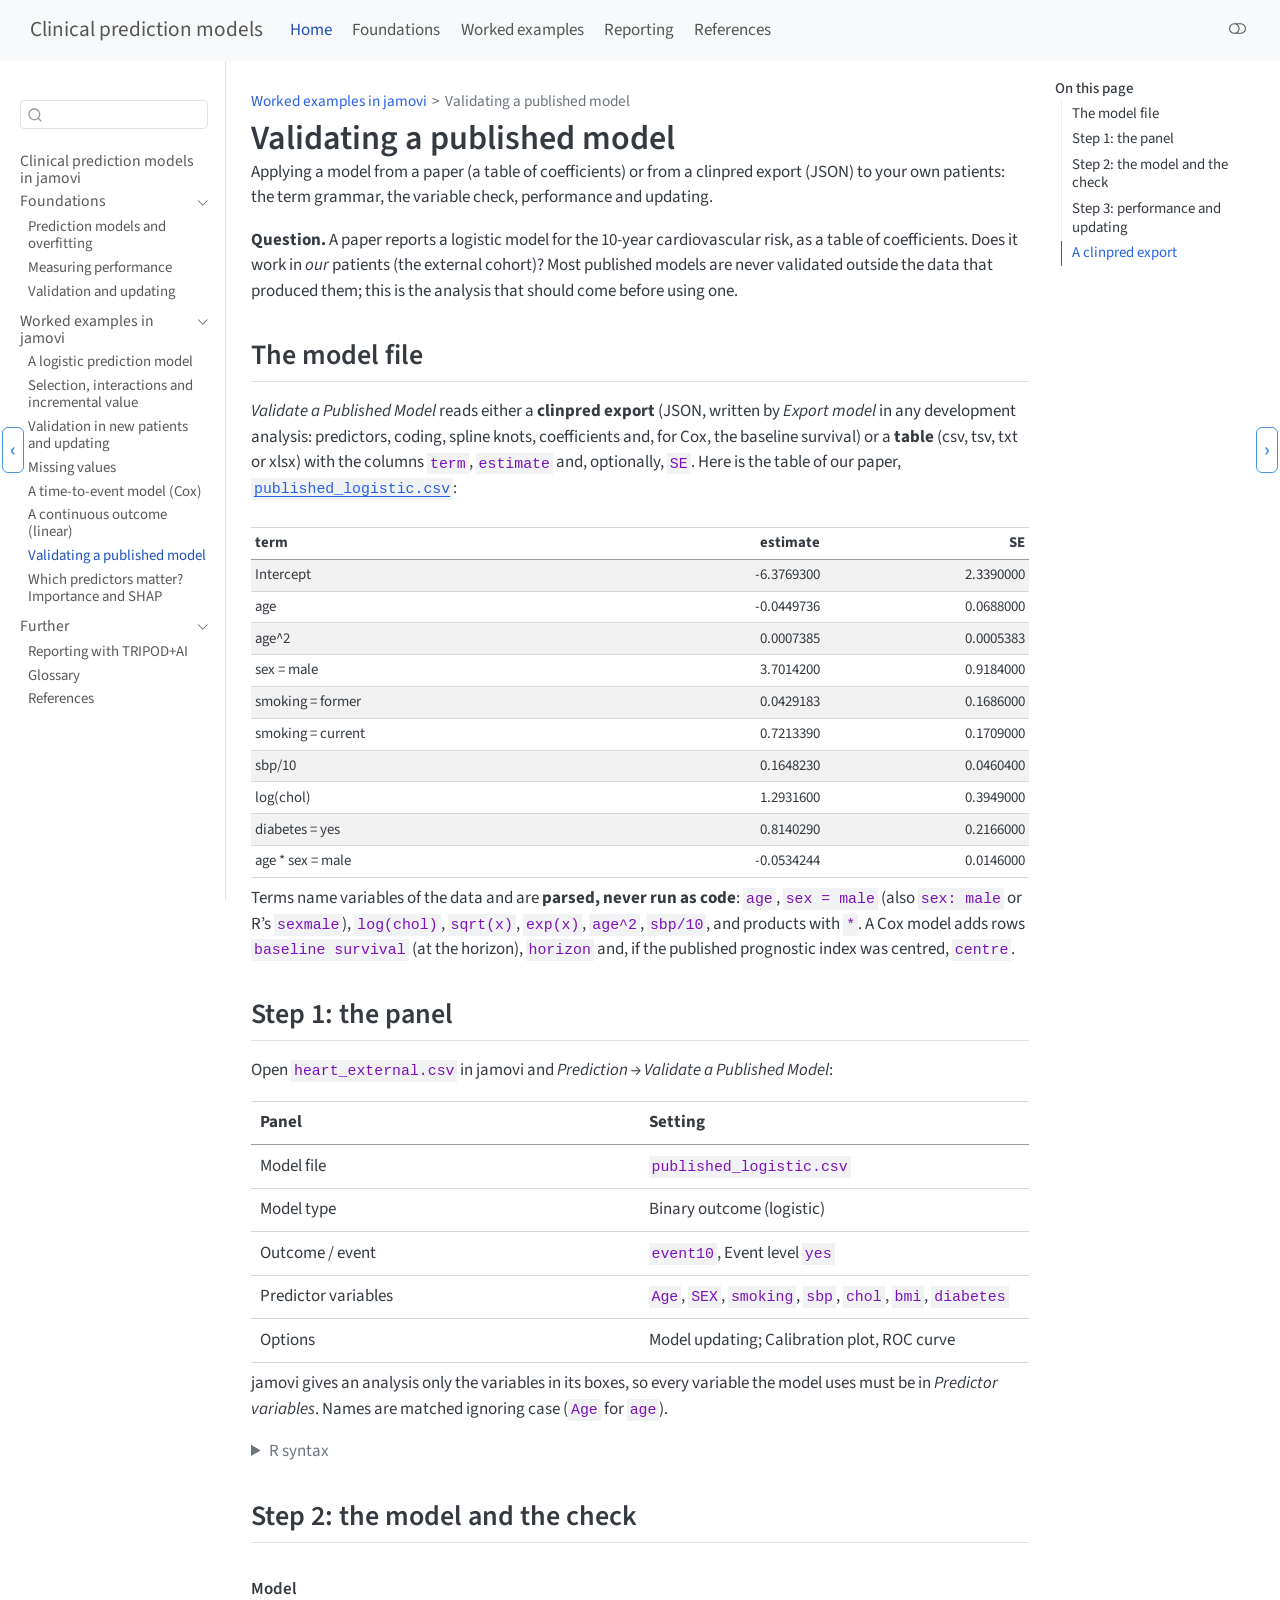
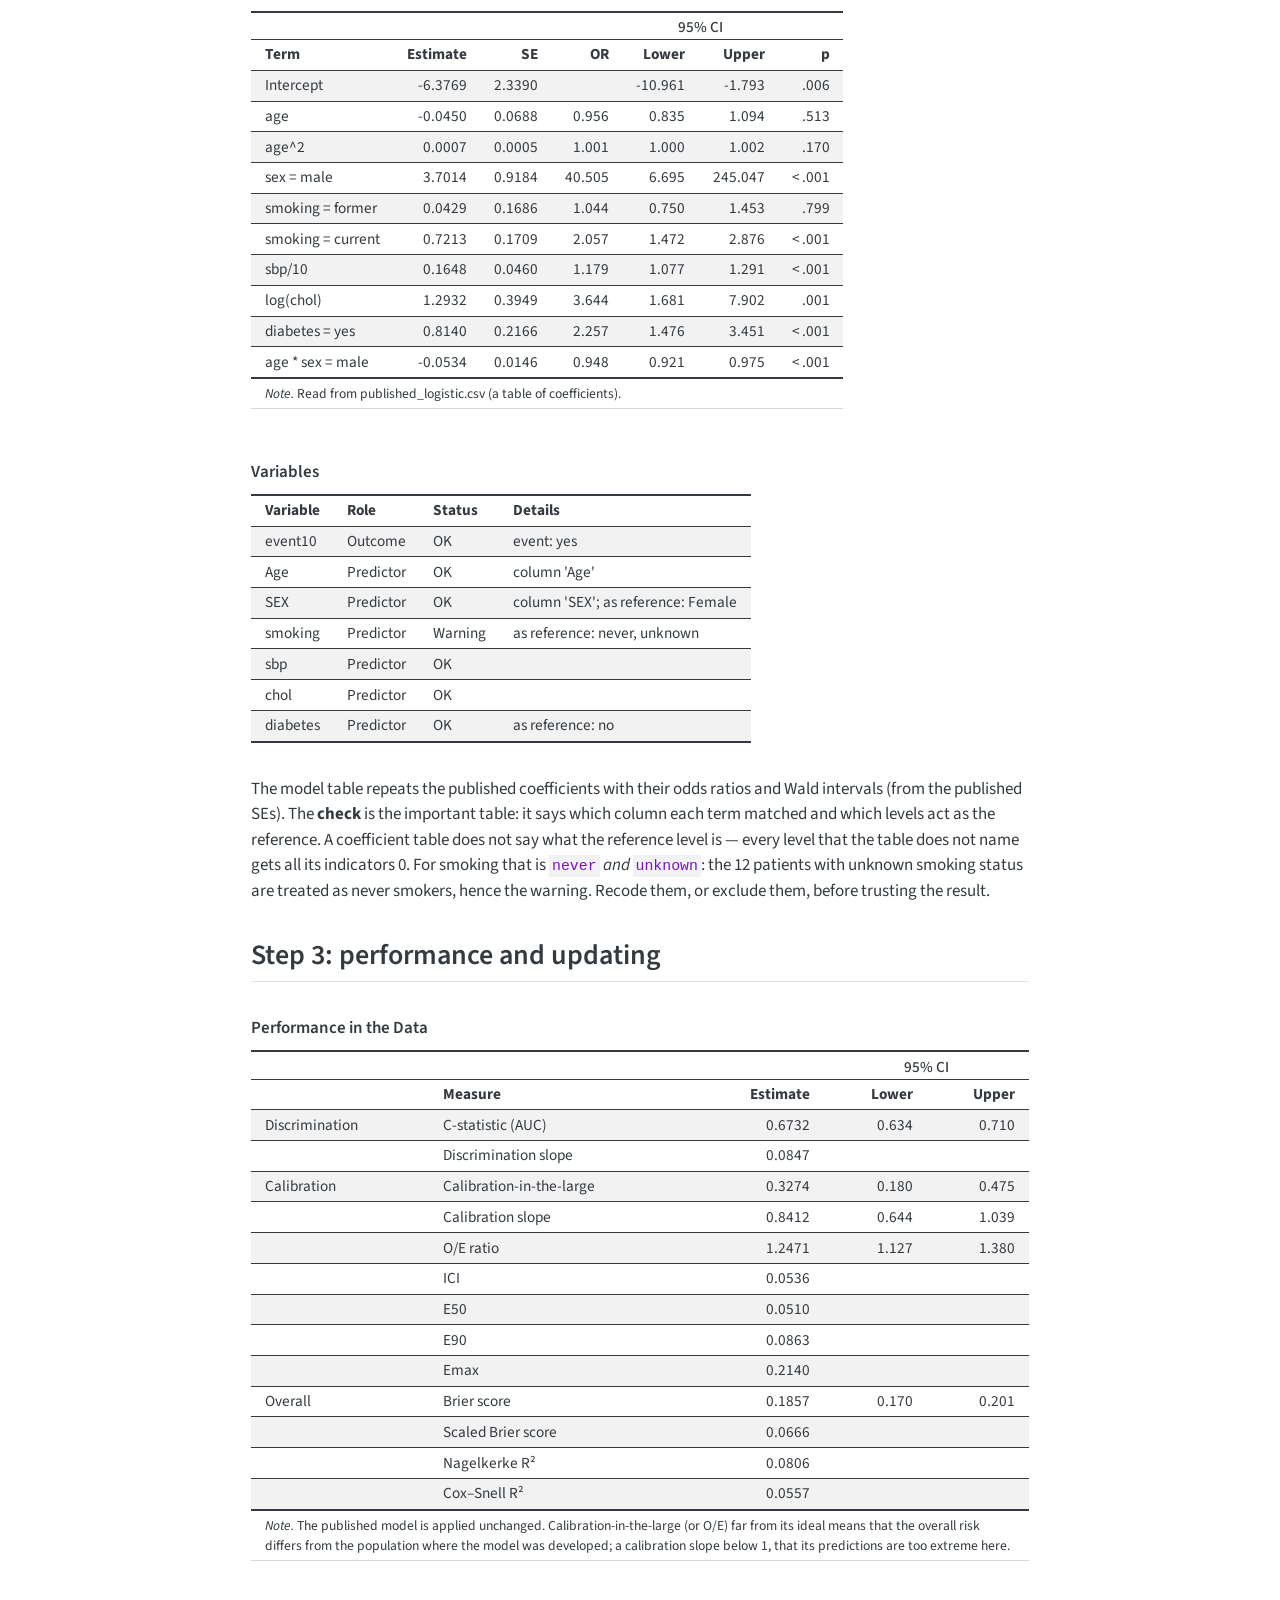
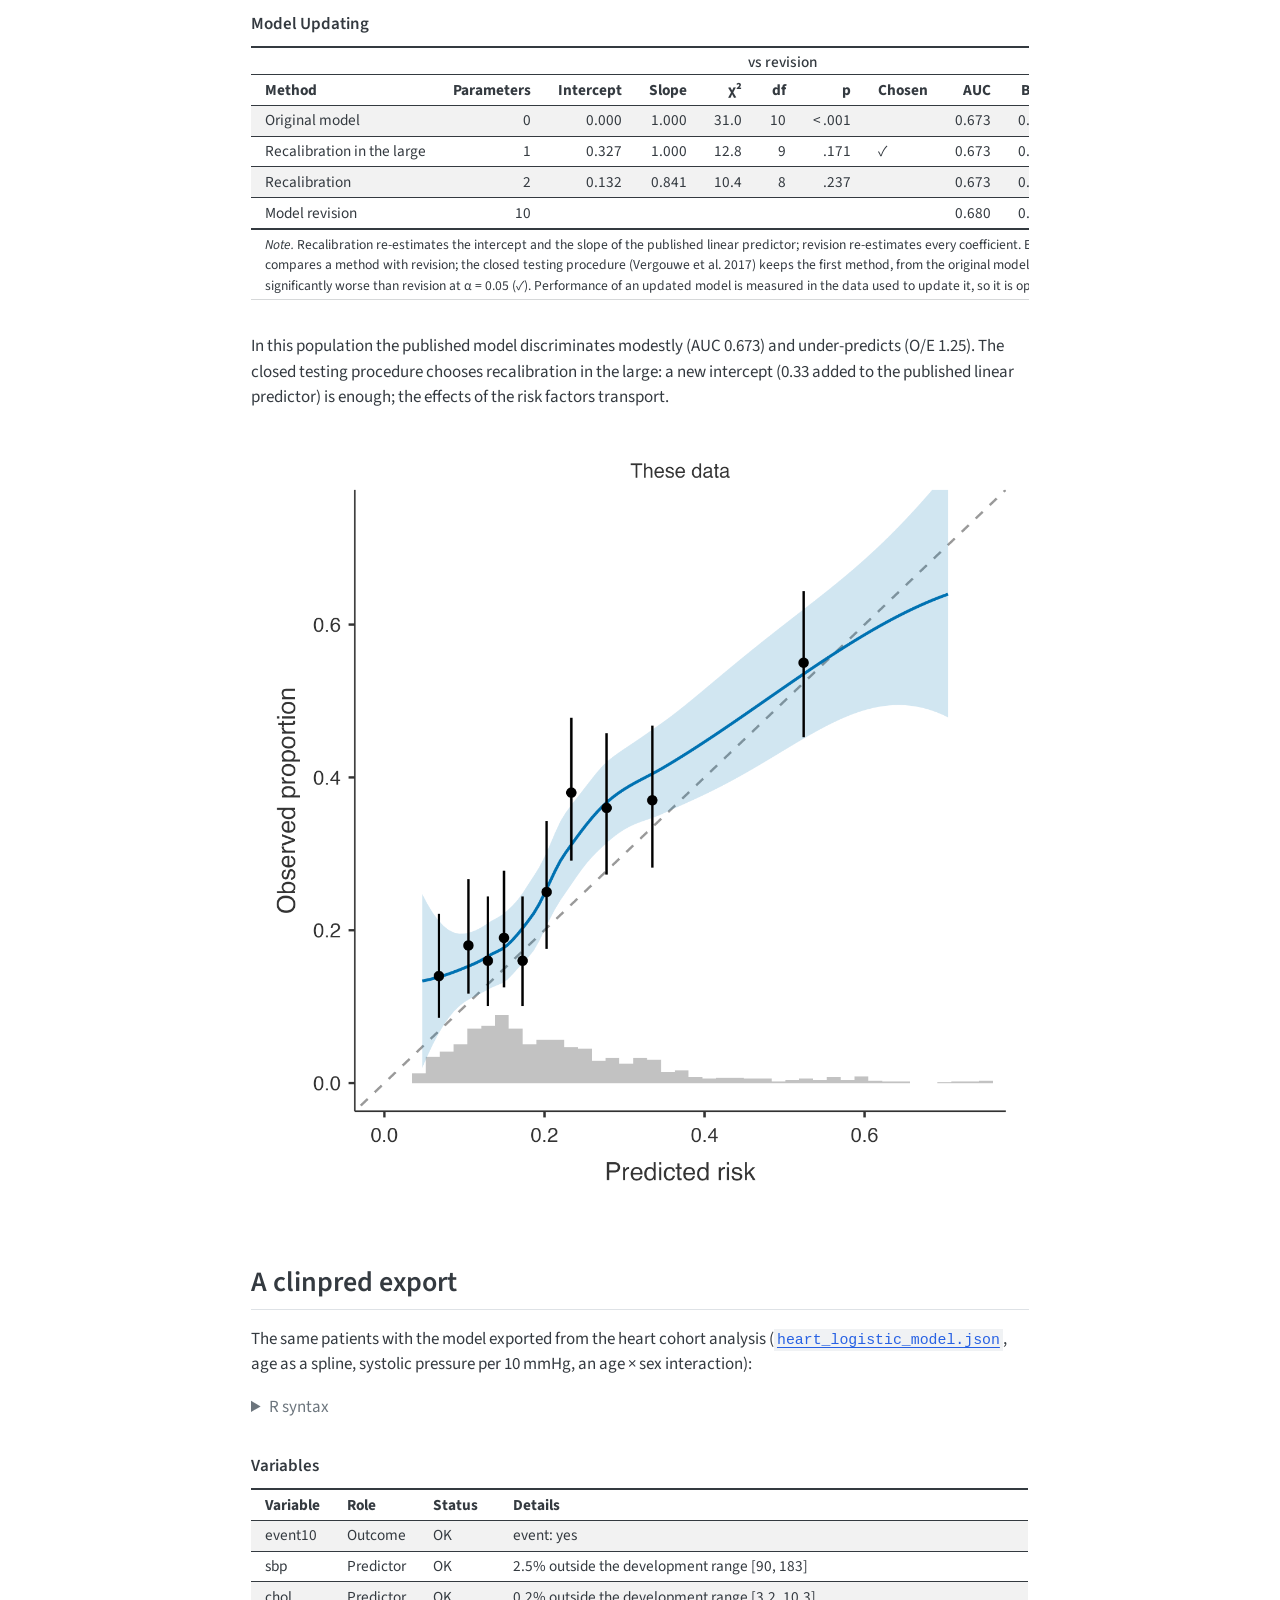
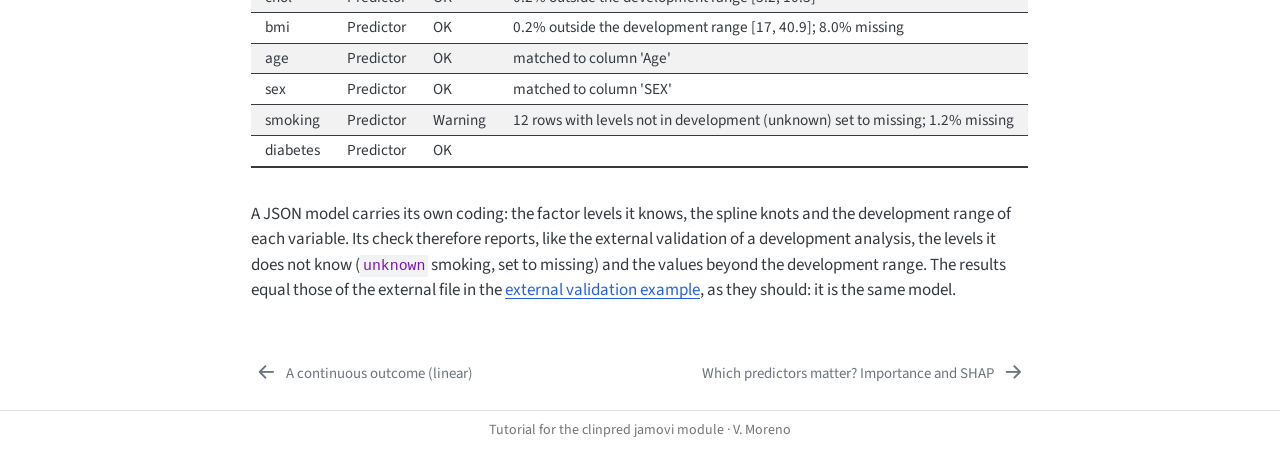
<file: docs/worked/published.html>
<!DOCTYPE html>
<html xmlns="http://www.w3.org/1999/xhtml" lang="en" xml:lang="en"><head>

<meta charset="utf-8">
<meta name="generator" content="quarto-1.10.18">

<meta name="viewport" content="width=device-width, initial-scale=1.0, user-scalable=yes">

<meta name="description" content="Applying a model from a paper (a table of coefficients) or from a clinpred export (JSON) to your own patients: the term grammar, the variable check, performance and updating.">

<title>Validating a published model – Clinical prediction models</title>
<style>
/* Default styles provided by pandoc.
** See https://pandoc.org/MANUAL.html#variables-for-html for config info.
*/
span.smallcaps{font-variant: small-caps;}
div.columns{display: flex; gap: 1.5em;}
div.column{flex: auto;}
@media screen {
div.columns{gap: min(4vw, 1.5em);}
div.column{overflow-x: auto;}
}
div.hanging-indent{margin-left: 1.5em; text-indent: -1.5em;}
ul.task-list{list-style: none;}
ul.task-list li input[type="checkbox"] {
  width: 0.8em;
  margin: 0 0.8em 0.2em -1em; /* quarto-specific, see https://github.com/quarto-dev/quarto-cli/issues/4556 */ 
  vertical-align: middle;
}
/* CSS for syntax highlighting */
html { -webkit-text-size-adjust: 100%; }
pre > code.sourceCode { white-space: pre; position: relative; }
pre > code.sourceCode > span { display: inline-block; line-height: 1.25; }
pre > code.sourceCode > span:empty { height: 1.2em; }
.sourceCode { overflow: visible; }
code.sourceCode > span { color: inherit; text-decoration: inherit; }
div.sourceCode { margin: 1em 0; }
pre.sourceCode { margin: 0; }
@media screen {
div.sourceCode { overflow: auto; }
}
@media print {
pre > code.sourceCode { white-space: pre-wrap; }
pre > code.sourceCode > span { text-indent: -5em; padding-left: 5em; }
}
pre.numberSource code
  { counter-reset: source-line 0; }
pre.numberSource code > span
  { position: relative; left: -4em; counter-increment: source-line; }
pre.numberSource code > span > a:first-child::before
  { content: counter(source-line);
    position: relative; left: -1em; text-align: right; vertical-align: baseline;
    border: none; display: inline-block;
    -webkit-touch-callout: none; -webkit-user-select: none;
    -khtml-user-select: none; -moz-user-select: none;
    -ms-user-select: none; user-select: none;
    padding: 0 4px; width: 4em;
  }
pre.numberSource { margin-left: 3em;  padding-left: 4px; }
div.sourceCode
  {   }
@media screen {
pre > code.sourceCode > span > a:first-child::before { text-decoration: underline; }
}
</style>


<script src="../site_libs/quarto-nav/quarto-nav.js"></script>
<script src="../site_libs/quarto-nav/headroom.min.js"></script>
<script src="../site_libs/clipboard/clipboard.min.js"></script>
<script src="../site_libs/quarto-search/autocomplete.umd.js"></script>
<script src="../site_libs/quarto-search/fuse.min.js"></script>
<script src="../site_libs/quarto-search/quarto-search.js"></script>
<meta name="quarto:offset" content="../">
<link href="../worked/importance.html" rel="next">
<link href="../worked/linear.html" rel="prev">
<script src="../site_libs/quarto-html/quarto.js" type="module"></script>
<script src="../site_libs/quarto-html/tabsets/tabsets.js" type="module"></script>
<script src="../site_libs/quarto-html/popper.min.js"></script>
<script src="../site_libs/quarto-html/tippy.umd.min.js"></script>
<script src="../site_libs/quarto-html/anchor.min.js"></script>
<link href="../site_libs/quarto-html/tippy.css" rel="stylesheet">
<link href="../site_libs/quarto-html/quarto-syntax-highlighting-64a204ab8560d761af7679ceaba22944.css" rel="stylesheet" class="quarto-color-scheme" id="quarto-text-highlighting-styles">
<link href="../site_libs/quarto-html/quarto-syntax-highlighting-dark-b85bc7c33db8c58e0ec93c3465666fed.css" rel="stylesheet" class="quarto-color-scheme quarto-color-alternate" id="quarto-text-highlighting-styles">
<link href="../site_libs/quarto-html/quarto-syntax-highlighting-64a204ab8560d761af7679ceaba22944.css" rel="stylesheet" class="quarto-color-scheme-extra" id="quarto-text-highlighting-styles">
<script src="../site_libs/bootstrap/bootstrap.min.js"></script>
<link href="../site_libs/bootstrap/bootstrap-icons.css" rel="stylesheet">
<link href="../site_libs/bootstrap/bootstrap-e5e84f5a70260acdabf710505354887c.min.css" rel="stylesheet" append-hash="true" class="quarto-color-scheme" id="quarto-bootstrap" data-mode="light">
<link href="../site_libs/bootstrap/bootstrap-dark-4143a9d5f9d8f9deb4202a6d60211dcc.min.css" rel="stylesheet" append-hash="true" class="quarto-color-scheme quarto-color-alternate" id="quarto-bootstrap" data-mode="dark">
<link href="../site_libs/bootstrap/bootstrap-e5e84f5a70260acdabf710505354887c.min.css" rel="stylesheet" append-hash="true" class="quarto-color-scheme-extra" id="quarto-bootstrap" data-mode="light">
<script id="quarto-search-options" type="application/json">{
  "location": "sidebar",
  "copy-button": false,
  "collapse-after": 3,
  "panel-placement": "start",
  "type": "textbox",
  "limit": 50,
  "keyboard-shortcut": [
    "f",
    "/",
    "s"
  ],
  "language": {
    "search-no-results-text": "No results",
    "search-matching-documents-text": "matching documents",
    "search-copy-link-title": "Copy link to search",
    "search-hide-matches-text": "Hide additional matches",
    "search-more-match-text": "more match in this document",
    "search-more-matches-text": "more matches in this document",
    "search-clear-button-title": "Clear",
    "search-text-placeholder": "",
    "search-detached-cancel-button-title": "Cancel",
    "search-submit-button-title": "Submit",
    "search-label": "Search"
  }
}</script>


<link rel="stylesheet" href="../styles.css">
</head>

<body class="nav-sidebar docked nav-fixed quarto-light"><script id="quarto-html-before-body" type="application/javascript">
    const toggleBodyColorMode = (bsSheetEl) => {
      const mode = bsSheetEl.getAttribute("data-mode");
      const bodyEl = window.document.querySelector("body");
      if (mode === "dark") {
        bodyEl.classList.add("quarto-dark");
        bodyEl.classList.remove("quarto-light");
      } else {
        bodyEl.classList.add("quarto-light");
        bodyEl.classList.remove("quarto-dark");
      }
    }
    const toggleBodyColorPrimary = () => {
      const bsSheetEl = window.document.querySelector("link#quarto-bootstrap:not([rel=disabled-stylesheet])");
      if (bsSheetEl) {
        toggleBodyColorMode(bsSheetEl);
      }
    }
    const setColorSchemeToggle = (alternate) => {
      const toggles = window.document.querySelectorAll('.quarto-color-scheme-toggle');
      for (let i=0; i < toggles.length; i++) {
        const toggle = toggles[i];
        if (toggle) {
          if (alternate) {
            toggle.classList.add("alternate");
          } else {
            toggle.classList.remove("alternate");
          }
        }
      }
    };
    const toggleColorMode = (alternate) => {
      // Switch the stylesheets
      const primaryStylesheets = window.document.querySelectorAll('link.quarto-color-scheme:not(.quarto-color-alternate)');
      const alternateStylesheets = window.document.querySelectorAll('link.quarto-color-scheme.quarto-color-alternate');
      manageTransitions('#quarto-margin-sidebar .nav-link', false);
      if (alternate) {
        // note: dark is layered on light, we don't disable primary!
        enableStylesheet(alternateStylesheets);
        for (const sheetNode of alternateStylesheets) {
          if (sheetNode.id === "quarto-bootstrap") {
            toggleBodyColorMode(sheetNode);
          }
        }
      } else {
        disableStylesheet(alternateStylesheets);
        enableStylesheet(primaryStylesheets)
        toggleBodyColorPrimary();
      }
      manageTransitions('#quarto-margin-sidebar .nav-link', true);
      // Switch the toggles
      setColorSchemeToggle(alternate)
      // Hack to workaround the fact that safari doesn't
      // properly recolor the scrollbar when toggling (#1455)
      if (navigator.userAgent.indexOf('Safari') > 0 && navigator.userAgent.indexOf('Chrome') == -1) {
        manageTransitions("body", false);
        window.scrollTo(0, 1);
        setTimeout(() => {
          window.scrollTo(0, 0);
          manageTransitions("body", true);
        }, 40);
      }
    }
    const disableStylesheet = (stylesheets) => {
      for (let i=0; i < stylesheets.length; i++) {
        const stylesheet = stylesheets[i];
        stylesheet.rel = 'disabled-stylesheet';
      }
    }
    const enableStylesheet = (stylesheets) => {
      for (let i=0; i < stylesheets.length; i++) {
        const stylesheet = stylesheets[i];
        if(stylesheet.rel !== 'stylesheet') { // for Chrome, which will still FOUC without this check
          stylesheet.rel = 'stylesheet';
        }
      }
    }
    const manageTransitions = (selector, allowTransitions) => {
      const els = window.document.querySelectorAll(selector);
      for (let i=0; i < els.length; i++) {
        const el = els[i];
        if (allowTransitions) {
          el.classList.remove('notransition');
        } else {
          el.classList.add('notransition');
        }
      }
    }
    const isFileUrl = () => {
      return window.location.protocol === 'file:';
    }
    const hasAlternateSentinel = () => {
      let styleSentinel = getColorSchemeSentinel();
      if (styleSentinel !== null) {
        return styleSentinel === "alternate";
      } else {
        return false;
      }
    }
    const setStyleSentinel = (alternate) => {
      const value = alternate ? "alternate" : "default";
      if (!isFileUrl()) {
        window.localStorage.setItem("quarto-color-scheme", value);
      } else {
        localAlternateSentinel = value;
      }
    }
    const getColorSchemeSentinel = () => {
      if (!isFileUrl()) {
        const storageValue = window.localStorage.getItem("quarto-color-scheme");
        return storageValue != null ? storageValue : localAlternateSentinel;
      } else {
        return localAlternateSentinel;
      }
    }
    const toggleGiscusIfUsed = (isAlternate, darkModeDefault) => {
      const baseTheme = document.querySelector('#giscus-base-theme')?.value ?? 'light';
      const alternateTheme = document.querySelector('#giscus-alt-theme')?.value ?? 'dark';
      let newTheme = '';
      if(authorPrefersDark) {
        newTheme = isAlternate ? baseTheme : alternateTheme;
      } else {
        newTheme = isAlternate ? alternateTheme : baseTheme;
      }
      const changeGiscusTheme = () => {
        // From: https://github.com/giscus/giscus/issues/336
        const sendMessage = (message) => {
          const iframe = document.querySelector('iframe.giscus-frame');
          if (!iframe) return;
          iframe.contentWindow.postMessage({ giscus: message }, 'https://giscus.app');
        }
        sendMessage({
          setConfig: {
            theme: newTheme
          }
        });
      }
      const isGiscussLoaded = window.document.querySelector('iframe.giscus-frame') !== null;
      if (isGiscussLoaded) {
        changeGiscusTheme();
      }
    };
    const authorPrefersDark = false;
    const darkModeDefault = authorPrefersDark;
      document.querySelector('link#quarto-text-highlighting-styles.quarto-color-scheme-extra').rel = 'disabled-stylesheet';
      document.querySelector('link#quarto-bootstrap.quarto-color-scheme-extra').rel = 'disabled-stylesheet';
    let localAlternateSentinel = darkModeDefault ? 'alternate' : 'default';
    // Dark / light mode switch
    window.quartoToggleColorScheme = () => {
      // Read the current dark / light value
      let toAlternate = !hasAlternateSentinel();
      toggleColorMode(toAlternate);
      setStyleSentinel(toAlternate);
      toggleGiscusIfUsed(toAlternate, darkModeDefault);
      window.dispatchEvent(new Event('resize'));
    };
    // Switch to dark mode if need be
    if (hasAlternateSentinel()) {
      toggleColorMode(true);
    } else {
      toggleColorMode(false);
    }
  </script>

<div id="quarto-search-results"></div>
  <header id="quarto-header" class="headroom fixed-top">
    <nav class="navbar navbar-expand-lg " data-bs-theme="dark">
      <div class="navbar-container container-fluid">
      <div class="navbar-brand-container mx-auto">
    <a class="navbar-brand" href="../index.html">
    <span class="navbar-title">Clinical prediction models</span>
    </a>
  </div>
          <button class="navbar-toggler" type="button" data-bs-toggle="collapse" data-bs-target="#navbarCollapse" aria-controls="navbarCollapse" role="menu" aria-expanded="false" aria-label="Toggle navigation" onclick="if (window.quartoToggleHeadroom) { window.quartoToggleHeadroom(); }">
  <span class="navbar-toggler-icon"></span>
</button>
          <div class="collapse navbar-collapse" id="navbarCollapse">
            <ul class="navbar-nav navbar-nav-scroll me-auto">
  <li class="nav-item">
    <a class="nav-link active" href="../index.html" aria-current="page"> 
<span class="menu-text">Home</span></a>
  </li>  
  <li class="nav-item">
    <a class="nav-link" href="../foundations/prediction-models.html"> 
<span class="menu-text">Foundations</span></a>
  </li>  
  <li class="nav-item">
    <a class="nav-link" href="../worked/logistic.html"> 
<span class="menu-text">Worked examples</span></a>
  </li>  
  <li class="nav-item">
    <a class="nav-link" href="../further/reporting.html"> 
<span class="menu-text">Reporting</span></a>
  </li>  
  <li class="nav-item">
    <a class="nav-link" href="../references.html"> 
<span class="menu-text">References</span></a>
  </li>  
</ul>
          </div> <!-- /navcollapse -->
            <div class="quarto-navbar-tools">
  <a href="" class="quarto-color-scheme-toggle quarto-navigation-tool  px-1" onclick="window.quartoToggleColorScheme(); return false;" title="Toggle dark mode"><i class="bi"></i></a>
</div>
      </div> <!-- /container-fluid -->
    </nav>
  <nav class="quarto-secondary-nav">
    <div class="container-fluid d-flex">
      <button type="button" class="quarto-btn-toggle btn" data-bs-toggle="collapse" role="button" data-bs-target=".quarto-sidebar-collapse-item" aria-controls="quarto-sidebar" aria-expanded="false" aria-label="Toggle sidebar navigation" onclick="if (window.quartoToggleHeadroom) { window.quartoToggleHeadroom(); }">
        <i class="bi bi-layout-text-sidebar-reverse"></i>
      </button>
        <nav class="quarto-page-breadcrumbs" aria-label="breadcrumb"><ol class="breadcrumb"><li class="breadcrumb-item"><a href="../worked/logistic.html">Worked examples in jamovi</a></li><li class="breadcrumb-item"><a href="../worked/published.html">Validating a published model</a></li></ol></nav>
        <a class="flex-grow-1" role="navigation" data-bs-toggle="collapse" data-bs-target=".quarto-sidebar-collapse-item" aria-controls="quarto-sidebar" aria-expanded="false" aria-label="Toggle sidebar navigation" onclick="if (window.quartoToggleHeadroom) { window.quartoToggleHeadroom(); }">      
        </a>
      <button type="button" class="btn quarto-search-button" aria-label="Search" onclick="window.quartoOpenSearch();">
        <i class="bi bi-search"></i>
      </button>
    </div>
  </nav>
</header>
<!-- content -->
<div id="quarto-content" class="quarto-container page-columns page-rows-contents page-layout-article page-navbar">
<!-- sidebar -->
  <nav id="quarto-sidebar" class="sidebar collapse collapse-horizontal quarto-sidebar-collapse-item sidebar-navigation docked overflow-auto">
        <div class="mt-2 flex-shrink-0 align-items-center">
        <div class="sidebar-search">
        <div id="quarto-search" class="" title="Search"></div>
        </div>
        </div>
    <div class="sidebar-menu-container"> 
    <ul class="list-unstyled mt-1">
        <li class="sidebar-item">
  <div class="sidebar-item-container"> 
  <a href="../index.html" class="sidebar-item-text sidebar-link">
 <span class="menu-text">Clinical prediction models in jamovi</span></a>
  </div>
</li>
        <li class="sidebar-item sidebar-item-section">
      <div class="sidebar-item-container"> 
            <a class="sidebar-item-text sidebar-link text-start" data-bs-toggle="collapse" data-bs-target="#quarto-sidebar-section-1" role="navigation" aria-expanded="true">
 <span class="menu-text">Foundations</span></a>
          <a class="sidebar-item-toggle text-start" data-bs-toggle="collapse" data-bs-target="#quarto-sidebar-section-1" role="navigation" aria-expanded="true" aria-label="Toggle section">
            <i class="bi bi-chevron-right ms-2"></i>
          </a> 
      </div>
      <ul id="quarto-sidebar-section-1" class="collapse list-unstyled sidebar-section depth1 show">  
          <li class="sidebar-item">
  <div class="sidebar-item-container"> 
  <a href="../foundations/prediction-models.html" class="sidebar-item-text sidebar-link">
 <span class="menu-text">Prediction models and overfitting</span></a>
  </div>
</li>
          <li class="sidebar-item">
  <div class="sidebar-item-container"> 
  <a href="../foundations/performance.html" class="sidebar-item-text sidebar-link">
 <span class="menu-text">Measuring performance</span></a>
  </div>
</li>
          <li class="sidebar-item">
  <div class="sidebar-item-container"> 
  <a href="../foundations/validation.html" class="sidebar-item-text sidebar-link">
 <span class="menu-text">Validation and updating</span></a>
  </div>
</li>
      </ul>
  </li>
        <li class="sidebar-item sidebar-item-section">
      <div class="sidebar-item-container"> 
            <a class="sidebar-item-text sidebar-link text-start" data-bs-toggle="collapse" data-bs-target="#quarto-sidebar-section-2" role="navigation" aria-expanded="true">
 <span class="menu-text">Worked examples in jamovi</span></a>
          <a class="sidebar-item-toggle text-start" data-bs-toggle="collapse" data-bs-target="#quarto-sidebar-section-2" role="navigation" aria-expanded="true" aria-label="Toggle section">
            <i class="bi bi-chevron-right ms-2"></i>
          </a> 
      </div>
      <ul id="quarto-sidebar-section-2" class="collapse list-unstyled sidebar-section depth1 show">  
          <li class="sidebar-item">
  <div class="sidebar-item-container"> 
  <a href="../worked/logistic.html" class="sidebar-item-text sidebar-link">
 <span class="menu-text">A logistic prediction model</span></a>
  </div>
</li>
          <li class="sidebar-item">
  <div class="sidebar-item-container"> 
  <a href="../worked/selection.html" class="sidebar-item-text sidebar-link">
 <span class="menu-text">Selection, interactions and incremental value</span></a>
  </div>
</li>
          <li class="sidebar-item">
  <div class="sidebar-item-container"> 
  <a href="../worked/external.html" class="sidebar-item-text sidebar-link">
 <span class="menu-text">Validation in new patients and updating</span></a>
  </div>
</li>
          <li class="sidebar-item">
  <div class="sidebar-item-container"> 
  <a href="../worked/missing.html" class="sidebar-item-text sidebar-link">
 <span class="menu-text">Missing values</span></a>
  </div>
</li>
          <li class="sidebar-item">
  <div class="sidebar-item-container"> 
  <a href="../worked/cox.html" class="sidebar-item-text sidebar-link">
 <span class="menu-text">A time-to-event model (Cox)</span></a>
  </div>
</li>
          <li class="sidebar-item">
  <div class="sidebar-item-container"> 
  <a href="../worked/linear.html" class="sidebar-item-text sidebar-link">
 <span class="menu-text">A continuous outcome (linear)</span></a>
  </div>
</li>
          <li class="sidebar-item">
  <div class="sidebar-item-container"> 
  <a href="../worked/published.html" class="sidebar-item-text sidebar-link active">
 <span class="menu-text">Validating a published model</span></a>
  </div>
</li>
          <li class="sidebar-item">
  <div class="sidebar-item-container"> 
  <a href="../worked/importance.html" class="sidebar-item-text sidebar-link">
 <span class="menu-text">Which predictors matter? Importance and SHAP</span></a>
  </div>
</li>
      </ul>
  </li>
        <li class="sidebar-item sidebar-item-section">
      <div class="sidebar-item-container"> 
            <a class="sidebar-item-text sidebar-link text-start" data-bs-toggle="collapse" data-bs-target="#quarto-sidebar-section-3" role="navigation" aria-expanded="true">
 <span class="menu-text">Further</span></a>
          <a class="sidebar-item-toggle text-start" data-bs-toggle="collapse" data-bs-target="#quarto-sidebar-section-3" role="navigation" aria-expanded="true" aria-label="Toggle section">
            <i class="bi bi-chevron-right ms-2"></i>
          </a> 
      </div>
      <ul id="quarto-sidebar-section-3" class="collapse list-unstyled sidebar-section depth1 show">  
          <li class="sidebar-item">
  <div class="sidebar-item-container"> 
  <a href="../further/reporting.html" class="sidebar-item-text sidebar-link">
 <span class="menu-text">Reporting with TRIPOD+AI</span></a>
  </div>
</li>
          <li class="sidebar-item">
  <div class="sidebar-item-container"> 
  <a href="../further/glossary.html" class="sidebar-item-text sidebar-link">
 <span class="menu-text">Glossary</span></a>
  </div>
</li>
          <li class="sidebar-item">
  <div class="sidebar-item-container"> 
  <a href="../references.html" class="sidebar-item-text sidebar-link">
 <span class="menu-text">References</span></a>
  </div>
</li>
      </ul>
  </li>
    </ul>
    </div>
</nav>
<div id="quarto-sidebar-glass" class="quarto-sidebar-collapse-item" data-bs-toggle="collapse" data-bs-target=".quarto-sidebar-collapse-item"></div>
<!-- margin-sidebar -->
    <div id="quarto-margin-sidebar" class="sidebar margin-sidebar">
        <nav id="TOC" role="doc-toc" class="toc-active">
    <h2 id="toc-title">On this page</h2>
   
  <ul>
  <li><a href="#the-model-file" id="toc-the-model-file" class="nav-link active" data-scroll-target="#the-model-file">The model file</a></li>
  <li><a href="#step-1-the-panel" id="toc-step-1-the-panel" class="nav-link" data-scroll-target="#step-1-the-panel">Step 1: the panel</a></li>
  <li><a href="#step-2-the-model-and-the-check" id="toc-step-2-the-model-and-the-check" class="nav-link" data-scroll-target="#step-2-the-model-and-the-check">Step 2: the model and the check</a></li>
  <li><a href="#step-3-performance-and-updating" id="toc-step-3-performance-and-updating" class="nav-link" data-scroll-target="#step-3-performance-and-updating">Step 3: performance and updating</a></li>
  <li><a href="#a-clinpred-export" id="toc-a-clinpred-export" class="nav-link" data-scroll-target="#a-clinpred-export">A clinpred export</a></li>
  </ul>
</nav>
    </div>
<!-- main -->
<main class="content" id="quarto-document-content">


<header id="title-block-header" class="quarto-title-block default"><nav class="quarto-page-breadcrumbs quarto-title-breadcrumbs d-none d-lg-block" aria-label="breadcrumb"><ol class="breadcrumb"><li class="breadcrumb-item"><a href="../worked/logistic.html">Worked examples in jamovi</a></li><li class="breadcrumb-item"><a href="../worked/published.html">Validating a published model</a></li></ol></nav>
<div class="quarto-title">
<h1 class="title">Validating a published model</h1>
</div>

<div>
  <div class="description">
    Applying a model from a paper (a table of coefficients) or from a clinpred export (JSON) to your own patients: the term grammar, the variable check, performance and updating.
  </div>
</div>


<div class="quarto-title-meta">

    
  
    
  </div>
  


</header>


<p><strong>Question.</strong> A paper reports a logistic model for the 10-year cardiovascular risk, as a table of coefficients. Does it work in <em>our</em> patients (the external cohort)? Most published models are never validated outside the data that produced them; this is the analysis that should come before using one.</p>
<section id="the-model-file" class="level2">
<h2 class="anchored" data-anchor-id="the-model-file">The model file</h2>
<p><em>Validate a Published Model</em> reads either a <strong>clinpred export</strong> (JSON, written by <em>Export model</em> in any development analysis: predictors, coding, spline knots, coefficients and, for Cox, the baseline survival) or a <strong>table</strong> (csv, tsv, txt or xlsx) with the columns <code>term</code>, <code>estimate</code> and, optionally, <code>SE</code>. Here is the table of our paper, <a href="../data/published_logistic.csv"><code>published_logistic.csv</code></a>:</p>
<div class="cell">
<div class="cell-output-display">
<table class="caption-top table table-sm table-striped small">
<thead>
<tr class="header">
<th style="text-align: left;">term</th>
<th style="text-align: right;">estimate</th>
<th style="text-align: right;">SE</th>
</tr>
</thead>
<tbody>
<tr class="odd">
<td style="text-align: left;">Intercept</td>
<td style="text-align: right;">-6.3769300</td>
<td style="text-align: right;">2.3390000</td>
</tr>
<tr class="even">
<td style="text-align: left;">age</td>
<td style="text-align: right;">-0.0449736</td>
<td style="text-align: right;">0.0688000</td>
</tr>
<tr class="odd">
<td style="text-align: left;">age^2</td>
<td style="text-align: right;">0.0007385</td>
<td style="text-align: right;">0.0005383</td>
</tr>
<tr class="even">
<td style="text-align: left;">sex = male</td>
<td style="text-align: right;">3.7014200</td>
<td style="text-align: right;">0.9184000</td>
</tr>
<tr class="odd">
<td style="text-align: left;">smoking = former</td>
<td style="text-align: right;">0.0429183</td>
<td style="text-align: right;">0.1686000</td>
</tr>
<tr class="even">
<td style="text-align: left;">smoking = current</td>
<td style="text-align: right;">0.7213390</td>
<td style="text-align: right;">0.1709000</td>
</tr>
<tr class="odd">
<td style="text-align: left;">sbp/10</td>
<td style="text-align: right;">0.1648230</td>
<td style="text-align: right;">0.0460400</td>
</tr>
<tr class="even">
<td style="text-align: left;">log(chol)</td>
<td style="text-align: right;">1.2931600</td>
<td style="text-align: right;">0.3949000</td>
</tr>
<tr class="odd">
<td style="text-align: left;">diabetes = yes</td>
<td style="text-align: right;">0.8140290</td>
<td style="text-align: right;">0.2166000</td>
</tr>
<tr class="even">
<td style="text-align: left;">age * sex = male</td>
<td style="text-align: right;">-0.0534244</td>
<td style="text-align: right;">0.0146000</td>
</tr>
</tbody>
</table>
</div>
</div>
<p>Terms name variables of the data and are <strong>parsed, never run as code</strong>: <code>age</code>, <code>sex = male</code> (also <code>sex: male</code> or R’s <code>sexmale</code>), <code>log(chol)</code>, <code>sqrt(x)</code>, <code>exp(x)</code>, <code>age^2</code>, <code>sbp/10</code>, and products with <code>*</code>. A Cox model adds rows <code>baseline survival</code> (at the horizon), <code>horizon</code> and, if the published prognostic index was centred, <code>centre</code>.</p>
</section>
<section id="step-1-the-panel" class="level2">
<h2 class="anchored" data-anchor-id="step-1-the-panel">Step 1: the panel</h2>
<p>Open <code>heart_external.csv</code> in jamovi and <em>Prediction → Validate a Published Model</em>:</p>
<table class="caption-top table">
<colgroup>
<col style="width: 50%">
<col style="width: 50%">
</colgroup>
<thead>
<tr class="header">
<th>Panel</th>
<th>Setting</th>
</tr>
</thead>
<tbody>
<tr class="odd">
<td>Model file</td>
<td><code>published_logistic.csv</code></td>
</tr>
<tr class="even">
<td>Model type</td>
<td>Binary outcome (logistic)</td>
</tr>
<tr class="odd">
<td>Outcome / event</td>
<td><code>event10</code>, Event level <code>yes</code></td>
</tr>
<tr class="even">
<td>Predictor variables</td>
<td><code>Age</code>, <code>SEX</code>, <code>smoking</code>, <code>sbp</code>, <code>chol</code>, <code>bmi</code>, <code>diabetes</code></td>
</tr>
<tr class="odd">
<td>Options</td>
<td>Model updating; Calibration plot, ROC curve</td>
</tr>
</tbody>
</table>
<p>jamovi gives an analysis only the variables in its boxes, so every variable the model uses must be in <em>Predictor variables</em>. Names are matched ignoring case (<code>Age</code> for <code>age</code>).</p>
<div class="cell">
<details class="code-fold">
<summary>R syntax</summary>
<div class="code-copy-outer-scaffold"><div class="sourceCode cell-code" id="cb1"><pre class="sourceCode r code-with-copy"><code class="sourceCode r"><span id="cb1-1"><a href="#cb1-1" aria-hidden="true" tabindex="-1"></a>r <span class="ot">&lt;-</span> <span class="fu">cpPublished</span>(<span class="at">data =</span> ext, <span class="at">modelFile =</span> <span class="fu">list</span>(<span class="at">path =</span> <span class="st">"published_logistic.csv"</span>),</span>
<span id="cb1-2"><a href="#cb1-2" aria-hidden="true" tabindex="-1"></a>                 <span class="at">family =</span> <span class="st">"binary"</span>, <span class="at">dep =</span> <span class="st">"event10"</span>, <span class="at">eventLevel =</span> <span class="st">"yes"</span>,</span>
<span id="cb1-3"><a href="#cb1-3" aria-hidden="true" tabindex="-1"></a>                 <span class="at">covs =</span> <span class="fu">c</span>(<span class="st">"Age"</span>, <span class="st">"SEX"</span>, <span class="st">"smoking"</span>, <span class="st">"sbp"</span>, <span class="st">"chol"</span>, <span class="st">"bmi"</span>, <span class="st">"diabetes"</span>),</span>
<span id="cb1-4"><a href="#cb1-4" aria-hidden="true" tabindex="-1"></a>                 <span class="at">updating =</span> <span class="cn">TRUE</span>, <span class="at">calPlot =</span> <span class="cn">TRUE</span>, <span class="at">rocPlot =</span> <span class="cn">TRUE</span>)</span></code></pre></div><button title="Copy to Clipboard" class="code-copy-button"><i class="bi"></i></button></div>
</details>
</div>
</section>
<section id="step-2-the-model-and-the-check" class="level2">
<h2 class="anchored" data-anchor-id="step-2-the-model-and-the-check">Step 2: the model and the check</h2>
<div class="cell">
<div class="cell-output-display">
<div class="jtable">
<p class="jtitle">Model</p>

<table class="caption-top table table-sm table-striped small">
<thead>
<tr class="super header">
<th colspan="4" data-quarto-table-cell-role="th"></th>
<th colspan="2" data-quarto-table-cell-role="th">95% CI</th>
<th data-quarto-table-cell-role="th"></th>
</tr>
<tr class="even">
<th data-quarto-table-cell-role="th">Term</th>
<th class="num" data-quarto-table-cell-role="th">Estimate</th>
<th class="num" data-quarto-table-cell-role="th">SE</th>
<th class="num" data-quarto-table-cell-role="th">OR</th>
<th class="num" data-quarto-table-cell-role="th">Lower</th>
<th class="num" data-quarto-table-cell-role="th">Upper</th>
<th class="num" data-quarto-table-cell-role="th">p</th>
</tr>
</thead>
<tbody>
<tr class="odd">
<td>Intercept</td>
<td class="num">-6.3769</td>
<td class="num">2.3390</td>
<td class="num"></td>
<td class="num">-10.961</td>
<td class="num">-1.793</td>
<td class="num">.006</td>
</tr>
<tr class="even">
<td>age</td>
<td class="num">-0.0450</td>
<td class="num">0.0688</td>
<td class="num">0.956</td>
<td class="num">0.835</td>
<td class="num">1.094</td>
<td class="num">.513</td>
</tr>
<tr class="odd">
<td>age^2</td>
<td class="num">0.0007</td>
<td class="num">0.0005</td>
<td class="num">1.001</td>
<td class="num">1.000</td>
<td class="num">1.002</td>
<td class="num">.170</td>
</tr>
<tr class="even">
<td>sex = male</td>
<td class="num">3.7014</td>
<td class="num">0.9184</td>
<td class="num">40.505</td>
<td class="num">6.695</td>
<td class="num">245.047</td>
<td class="num">&lt; .001</td>
</tr>
<tr class="odd">
<td>smoking = former</td>
<td class="num">0.0429</td>
<td class="num">0.1686</td>
<td class="num">1.044</td>
<td class="num">0.750</td>
<td class="num">1.453</td>
<td class="num">.799</td>
</tr>
<tr class="even">
<td>smoking = current</td>
<td class="num">0.7213</td>
<td class="num">0.1709</td>
<td class="num">2.057</td>
<td class="num">1.472</td>
<td class="num">2.876</td>
<td class="num">&lt; .001</td>
</tr>
<tr class="odd">
<td>sbp/10</td>
<td class="num">0.1648</td>
<td class="num">0.0460</td>
<td class="num">1.179</td>
<td class="num">1.077</td>
<td class="num">1.291</td>
<td class="num">&lt; .001</td>
</tr>
<tr class="even">
<td>log(chol)</td>
<td class="num">1.2932</td>
<td class="num">0.3949</td>
<td class="num">3.644</td>
<td class="num">1.681</td>
<td class="num">7.902</td>
<td class="num">.001</td>
</tr>
<tr class="odd">
<td>diabetes = yes</td>
<td class="num">0.8140</td>
<td class="num">0.2166</td>
<td class="num">2.257</td>
<td class="num">1.476</td>
<td class="num">3.451</td>
<td class="num">&lt; .001</td>
</tr>
<tr class="even">
<td>age * sex = male</td>
<td class="num">-0.0534</td>
<td class="num">0.0146</td>
<td class="num">0.948</td>
<td class="num">0.921</td>
<td class="num">0.975</td>
<td class="num">&lt; .001</td>
</tr>
</tbody><tfoot>
<tr class="odd">
<td colspan="7"><em>Note.</em> Read from published_logistic.csv (a table of coefficients).</td>
</tr>
</tfoot>

</table>

</div>
</div>
<div class="cell-output-display">
<div class="jtable">
<p class="jtitle">Variables</p>

<table class="caption-top table table-sm table-striped small">
<thead>
<tr class="header">
<th data-quarto-table-cell-role="th">Variable</th>
<th data-quarto-table-cell-role="th">Role</th>
<th data-quarto-table-cell-role="th">Status</th>
<th data-quarto-table-cell-role="th">Details</th>
</tr>
</thead>
<tbody>
<tr class="odd">
<td>event10</td>
<td>Outcome</td>
<td>OK</td>
<td>event: yes</td>
</tr>
<tr class="even">
<td>Age</td>
<td>Predictor</td>
<td>OK</td>
<td>column 'Age'</td>
</tr>
<tr class="odd">
<td>SEX</td>
<td>Predictor</td>
<td>OK</td>
<td>column 'SEX'; as reference: Female</td>
</tr>
<tr class="even">
<td>smoking</td>
<td>Predictor</td>
<td>Warning</td>
<td>as reference: never, unknown</td>
</tr>
<tr class="odd">
<td>sbp</td>
<td>Predictor</td>
<td>OK</td>
<td></td>
</tr>
<tr class="even">
<td>chol</td>
<td>Predictor</td>
<td>OK</td>
<td></td>
</tr>
<tr class="odd">
<td>diabetes</td>
<td>Predictor</td>
<td>OK</td>
<td>as reference: no</td>
</tr>
</tbody>
</table>

</div>
</div>
</div>
<p>The model table repeats the published coefficients with their odds ratios and Wald intervals (from the published SEs). The <strong>check</strong> is the important table: it says which column each term matched and which levels act as the reference. A coefficient table does not say what the reference level is — every level that the table does not name gets all its indicators 0. For smoking that is <code>never</code> <em>and</em> <code>unknown</code>: the 12 patients with unknown smoking status are treated as never smokers, hence the warning. Recode them, or exclude them, before trusting the result.</p>
</section>
<section id="step-3-performance-and-updating" class="level2">
<h2 class="anchored" data-anchor-id="step-3-performance-and-updating">Step 3: performance and updating</h2>
<div class="cell">
<div class="cell-output-display">
<div class="jtable">
<p class="jtitle">Performance in the Data</p>

<table class="caption-top table table-sm table-striped small">
<thead>
<tr class="super header">
<th colspan="3" data-quarto-table-cell-role="th"></th>
<th colspan="2" data-quarto-table-cell-role="th">95% CI</th>
</tr>
<tr class="even">
<th data-quarto-table-cell-role="th"></th>
<th data-quarto-table-cell-role="th">Measure</th>
<th class="num" data-quarto-table-cell-role="th">Estimate</th>
<th class="num" data-quarto-table-cell-role="th">Lower</th>
<th class="num" data-quarto-table-cell-role="th">Upper</th>
</tr>
</thead>
<tbody>
<tr class="odd">
<td>Discrimination</td>
<td>C-statistic (AUC)</td>
<td class="num">0.6732</td>
<td class="num">0.634</td>
<td class="num">0.710</td>
</tr>
<tr class="even">
<td></td>
<td>Discrimination slope</td>
<td class="num">0.0847</td>
<td class="num"></td>
<td class="num"></td>
</tr>
<tr class="odd">
<td>Calibration</td>
<td>Calibration-in-the-large</td>
<td class="num">0.3274</td>
<td class="num">0.180</td>
<td class="num">0.475</td>
</tr>
<tr class="even">
<td></td>
<td>Calibration slope</td>
<td class="num">0.8412</td>
<td class="num">0.644</td>
<td class="num">1.039</td>
</tr>
<tr class="odd">
<td></td>
<td>O/E ratio</td>
<td class="num">1.2471</td>
<td class="num">1.127</td>
<td class="num">1.380</td>
</tr>
<tr class="even">
<td></td>
<td>ICI</td>
<td class="num">0.0536</td>
<td class="num"></td>
<td class="num"></td>
</tr>
<tr class="odd">
<td></td>
<td>E50</td>
<td class="num">0.0510</td>
<td class="num"></td>
<td class="num"></td>
</tr>
<tr class="even">
<td></td>
<td>E90</td>
<td class="num">0.0863</td>
<td class="num"></td>
<td class="num"></td>
</tr>
<tr class="odd">
<td></td>
<td>Emax</td>
<td class="num">0.2140</td>
<td class="num"></td>
<td class="num"></td>
</tr>
<tr class="even">
<td>Overall</td>
<td>Brier score</td>
<td class="num">0.1857</td>
<td class="num">0.170</td>
<td class="num">0.201</td>
</tr>
<tr class="odd">
<td></td>
<td>Scaled Brier score</td>
<td class="num">0.0666</td>
<td class="num"></td>
<td class="num"></td>
</tr>
<tr class="even">
<td></td>
<td>Nagelkerke R²</td>
<td class="num">0.0806</td>
<td class="num"></td>
<td class="num"></td>
</tr>
<tr class="odd">
<td></td>
<td>Cox–Snell R²</td>
<td class="num">0.0557</td>
<td class="num"></td>
<td class="num"></td>
</tr>
</tbody><tfoot>
<tr class="odd">
<td colspan="5"><em>Note.</em> The published model is applied unchanged. Calibration-in-the-large (or O/E) far from its ideal means that the overall risk differs from the population where the model was developed; a calibration slope below 1, that its predictions are too extreme here.</td>
</tr>
</tfoot>

</table>

</div>
</div>
<div class="cell-output-display">
<div class="jtable">
<p class="jtitle">Model Updating</p>

<table class="caption-top table table-sm table-striped small">
<thead>
<tr class="super header">
<th colspan="4" data-quarto-table-cell-role="th"></th>
<th colspan="3" data-quarto-table-cell-role="th">vs revision</th>
<th colspan="4" data-quarto-table-cell-role="th"></th>
</tr>
<tr class="even">
<th data-quarto-table-cell-role="th">Method</th>
<th class="num" data-quarto-table-cell-role="th">Parameters</th>
<th class="num" data-quarto-table-cell-role="th">Intercept</th>
<th class="num" data-quarto-table-cell-role="th">Slope</th>
<th class="num" data-quarto-table-cell-role="th">χ²</th>
<th class="num" data-quarto-table-cell-role="th">df</th>
<th class="num" data-quarto-table-cell-role="th">p</th>
<th data-quarto-table-cell-role="th">Chosen</th>
<th class="num" data-quarto-table-cell-role="th">AUC</th>
<th class="num" data-quarto-table-cell-role="th">Brier</th>
<th class="num" data-quarto-table-cell-role="th">ICI</th>
</tr>
</thead>
<tbody>
<tr class="odd">
<td>Original model</td>
<td class="num">0</td>
<td class="num">0.000</td>
<td class="num">1.000</td>
<td class="num">31.0</td>
<td class="num">10</td>
<td class="num">&lt; .001</td>
<td></td>
<td class="num">0.673</td>
<td class="num">0.186</td>
<td class="num">0.0536</td>
</tr>
<tr class="even">
<td>Recalibration in the large</td>
<td class="num">1</td>
<td class="num">0.327</td>
<td class="num">1.000</td>
<td class="num">12.8</td>
<td class="num">9</td>
<td class="num">.171</td>
<td>✓</td>
<td class="num">0.673</td>
<td class="num">0.183</td>
<td class="num">0.0216</td>
</tr>
<tr class="odd">
<td>Recalibration</td>
<td class="num">2</td>
<td class="num">0.132</td>
<td class="num">0.841</td>
<td class="num">10.4</td>
<td class="num">8</td>
<td class="num">.237</td>
<td></td>
<td class="num">0.673</td>
<td class="num">0.183</td>
<td class="num">0.0202</td>
</tr>
<tr class="even">
<td>Model revision</td>
<td class="num">10</td>
<td class="num"></td>
<td class="num"></td>
<td class="num"></td>
<td class="num"></td>
<td class="num"></td>
<td></td>
<td class="num">0.680</td>
<td class="num">0.180</td>
<td class="num">0.0215</td>
</tr>
</tbody><tfoot>
<tr class="odd">
<td colspan="11"><em>Note.</em> Recalibration re-estimates the intercept and the slope of the published linear predictor; revision re-estimates every coefficient. Each test compares a method with revision; the closed testing procedure (Vergouwe et al. 2017) keeps the first method, from the original model up, not significantly worse than revision at α = 0.05 (✓). Performance of an updated model is measured in the data used to update it, so it is optimistic.</td>
</tr>
</tfoot>

</table>

</div>
</div>
</div>
<p>In this population the published model discriminates modestly (AUC 0.673) and under-predicts (O/E 1.25). The closed testing procedure chooses recalibration in the large: a new intercept (0.33 added to the published linear predictor) is enough; the effects of the risk factors transport.</p>
<div class="cell" data-jamovi="r$plots$calibration">
<div class="cell-output-display">
<div>
<figure class="figure">
<p><img src="published_files/figure-html/unnamed-chunk-7-1.png" class="img-fluid figure-img" width="1333"></p>
</figure>
</div>
</div>
</div>
</section>
<section id="a-clinpred-export" class="level2">
<h2 class="anchored" data-anchor-id="a-clinpred-export">A clinpred export</h2>
<p>The same patients with the model exported from the heart cohort analysis (<a href="../data/heart_logistic_model.json"><code>heart_logistic_model.json</code></a>, age as a spline, systolic pressure per 10 mmHg, an age × sex interaction):</p>
<div class="cell">
<details class="code-fold">
<summary>R syntax</summary>
<div class="code-copy-outer-scaffold"><div class="sourceCode cell-code" id="cb2"><pre class="sourceCode r code-with-copy"><code class="sourceCode r"><span id="cb2-1"><a href="#cb2-1" aria-hidden="true" tabindex="-1"></a>r2 <span class="ot">&lt;-</span> <span class="fu">cpPublished</span>(<span class="at">data =</span> ext, <span class="at">modelFile =</span> <span class="fu">list</span>(<span class="at">path =</span> <span class="st">"heart_logistic_model.json"</span>),</span>
<span id="cb2-2"><a href="#cb2-2" aria-hidden="true" tabindex="-1"></a>                  <span class="at">family =</span> <span class="st">"binary"</span>, <span class="at">dep =</span> <span class="st">"event10"</span>, <span class="at">eventLevel =</span> <span class="st">"yes"</span>,</span>
<span id="cb2-3"><a href="#cb2-3" aria-hidden="true" tabindex="-1"></a>                  <span class="at">covs =</span> <span class="fu">c</span>(<span class="st">"Age"</span>, <span class="st">"SEX"</span>, <span class="st">"smoking"</span>, <span class="st">"sbp"</span>, <span class="st">"chol"</span>, <span class="st">"bmi"</span>, <span class="st">"diabetes"</span>))</span></code></pre></div><button title="Copy to Clipboard" class="code-copy-button"><i class="bi"></i></button></div>
</details>
</div>
<div class="cell">
<div class="cell-output-display">
<div class="jtable">
<p class="jtitle">Variables</p>

<table class="caption-top table table-sm table-striped small">
<thead>
<tr class="header">
<th data-quarto-table-cell-role="th">Variable</th>
<th data-quarto-table-cell-role="th">Role</th>
<th data-quarto-table-cell-role="th">Status</th>
<th data-quarto-table-cell-role="th">Details</th>
</tr>
</thead>
<tbody>
<tr class="odd">
<td>event10</td>
<td>Outcome</td>
<td>OK</td>
<td>event: yes</td>
</tr>
<tr class="even">
<td>sbp</td>
<td>Predictor</td>
<td>OK</td>
<td>2.5% outside the development range [90, 183]</td>
</tr>
<tr class="odd">
<td>chol</td>
<td>Predictor</td>
<td>OK</td>
<td>0.2% outside the development range [3.2, 10.3]</td>
</tr>
<tr class="even">
<td>bmi</td>
<td>Predictor</td>
<td>OK</td>
<td>0.2% outside the development range [17, 40.9]; 8.0% missing</td>
</tr>
<tr class="odd">
<td>age</td>
<td>Predictor</td>
<td>OK</td>
<td>matched to column 'Age'</td>
</tr>
<tr class="even">
<td>sex</td>
<td>Predictor</td>
<td>OK</td>
<td>matched to column 'SEX'</td>
</tr>
<tr class="odd">
<td>smoking</td>
<td>Predictor</td>
<td>Warning</td>
<td>12 rows with levels not in development (unknown) set to missing; 1.2% missing</td>
</tr>
<tr class="even">
<td>diabetes</td>
<td>Predictor</td>
<td>OK</td>
<td></td>
</tr>
</tbody>
</table>

</div>
</div>
</div>
<p>A JSON model carries its own coding: the factor levels it knows, the spline knots and the development range of each variable. Its check therefore reports, like the external validation of a development analysis, the levels it does not know (<code>unknown</code> smoking, set to missing) and the values beyond the development range. The results equal those of the external file in the <a href="../worked/external.html">external validation example</a>, as they should: it is the same model.</p>


</section>

<a onclick="window.scrollTo(0, 0); return false;" role="button" id="quarto-back-to-top"><i class="bi bi-arrow-up"></i> Back to top</a></main> <!-- /main -->
<!-- Collapsible left (contents) and right (on this page) panels on wide
     screens: a button at each edge, ‹ hides a panel and › brings it back; the
     text widens into the space; the choice is remembered between pages.
     Copied from jamovi-skill/templates/tutorial/collapse.html; included with
     format: html: include-after-body: collapse.html in _quarto.yml. -->
<style>
.panel-toggle {
  position: fixed; top: 50%; transform: translateY(-50%); z-index: 1100;
  width: 22px; height: 46px; padding: 0; font-size: 20px; line-height: 1;
  border: 1px solid var(--bs-border-color, #ccc); border-radius: 6px;
  background: var(--bs-body-bg, #fff); color: var(--bs-body-color, #333);
  opacity: 0.7; cursor: pointer;
}
.panel-toggle:hover { opacity: 1; }
/* blue, for visibility: the edge buttons and the site title in the contents */
.panel-toggle { color: #2780e3; border-color: #2780e3; font-weight: bold; opacity: 0.85; }
.sidebar-title, .sidebar-title a { color: #2780e3 !important; }
body.quarto-dark .panel-toggle { color: #6aa9f0; border-color: #6aa9f0; }
body.quarto-dark .sidebar-title, body.quarto-dark .sidebar-title a { color: #6aa9f0 !important; }
#panel-toggle-left { left: 2px; }
#panel-toggle-right { right: 2px; }
@media (max-width: 991.98px) { .panel-toggle { display: none; } }
@media (min-width: 992px) {
  body.panel-left-off #quarto-sidebar { display: none !important; }
  body.panel-right-off #quarto-margin-sidebar { display: none !important; }
  body.panel-left-off main.content { grid-column-start: page-start !important; }
  body.panel-right-off main.content { grid-column-end: page-end !important; }
}
</style>
<script>
(function () {
  var KEY = "tutorial-panels";
  var state = { left: true, right: true };
  try { var s = JSON.parse(localStorage.getItem(KEY)); if (s) state = s; } catch (e) {}
  function apply() {
    document.body.classList.toggle("panel-left-off", !state.left);
    document.body.classList.toggle("panel-right-off", !state.right);
    var l = document.getElementById("panel-toggle-left"), r = document.getElementById("panel-toggle-right");
    if (l) { l.textContent = state.left ? "‹" : "›"; l.title = state.left ? "Hide the contents" : "Show the contents"; }
    if (r) { r.textContent = state.right ? "›" : "‹"; r.title = state.right ? "Hide 'On this page'" : "Show 'On this page'"; }
    try { localStorage.setItem(KEY, JSON.stringify(state)); } catch (e) {}
  }
  function button(id, side) {
    var b = document.createElement("button");
    b.type = "button"; b.id = id; b.className = "panel-toggle";
    b.addEventListener("click", function () { state[side] = !state[side]; apply(); });
    document.body.appendChild(b);
  }
  document.addEventListener("DOMContentLoaded", function () {
    if (document.getElementById("quarto-sidebar")) button("panel-toggle-left", "left");
    if (document.getElementById("quarto-margin-sidebar")) button("panel-toggle-right", "right");
    apply();
  });
})();
</script>
<script id="quarto-html-after-body" type="application/javascript">
  window.document.addEventListener("DOMContentLoaded", function (event) {
    // Ensure there is a toggle, if there isn't float one in the top right
    if (window.document.querySelector('.quarto-color-scheme-toggle') === null) {
      const a = window.document.createElement('a');
      a.classList.add('top-right');
      a.classList.add('quarto-color-scheme-toggle');
      a.href = "";
      a.onclick = function() { try { window.quartoToggleColorScheme(); } catch {} return false; };
      const i = window.document.createElement("i");
      i.classList.add('bi');
      a.appendChild(i);
      window.document.body.appendChild(a);
    }
    setColorSchemeToggle(hasAlternateSentinel())
    const icon = "";
    const anchorJS = new window.AnchorJS();
    anchorJS.options = {
      placement: 'right',
      icon: icon
    };
    anchorJS.add('.anchored');
    const isCodeAnnotation = (el) => {
      for (const clz of el.classList) {
        if (clz.startsWith('code-annotation-')) {                     
          return true;
        }
      }
      return false;
    }
    const onCopySuccess = function(e) {
      // button target
      const button = e.trigger;
      // don't keep focus
      button.blur();
      // flash "checked"
      button.classList.add('code-copy-button-checked');
      var currentTitle = button.getAttribute("title");
      button.setAttribute("title", "Copied!");
      let tooltip;
      if (window.bootstrap) {
        button.setAttribute("data-bs-toggle", "tooltip");
        button.setAttribute("data-bs-placement", "left");
        button.setAttribute("data-bs-title", "Copied!");
        tooltip = new bootstrap.Tooltip(button, 
          { trigger: "manual", 
            customClass: "code-copy-button-tooltip",
            offset: [0, -8]});
        tooltip.show();    
      }
      setTimeout(function() {
        if (tooltip) {
          tooltip.hide();
          button.removeAttribute("data-bs-title");
          button.removeAttribute("data-bs-toggle");
          button.removeAttribute("data-bs-placement");
        }
        button.setAttribute("title", currentTitle);
        button.classList.remove('code-copy-button-checked');
      }, 1000);
      // clear code selection
      e.clearSelection();
    }
    const getTextToCopy = function(trigger) {
      const outerScaffold = trigger.parentElement.cloneNode(true);
      const codeEl = outerScaffold.querySelector('code');
      for (const childEl of codeEl.children) {
        if (isCodeAnnotation(childEl)) {
          childEl.remove();
        }
      }
      return codeEl.innerText;
    }
    const clipboard = new window.ClipboardJS('.code-copy-button:not([data-in-quarto-modal])', {
      text: getTextToCopy
    });
    clipboard.on('success', onCopySuccess);
    if (window.document.getElementById('quarto-embedded-source-code-modal')) {
      const clipboardModal = new window.ClipboardJS('.code-copy-button[data-in-quarto-modal]', {
        text: getTextToCopy,
        container: window.document.getElementById('quarto-embedded-source-code-modal')
      });
      clipboardModal.on('success', onCopySuccess);
    }
      var localhostRegex = new RegExp(/^(?:http|https):\/\/localhost\:?[0-9]*\//);
      var mailtoRegex = new RegExp(/^mailto:/);
        var filterRegex = new RegExp('/' + window.location.host + '/');
      var isInternal = (href) => {
          return filterRegex.test(href) || localhostRegex.test(href) || mailtoRegex.test(href);
      }
      // Inspect non-navigation links and adorn them if external
     var links = window.document.querySelectorAll('a[href]:not(.nav-link):not(.navbar-brand):not(.toc-action):not(.sidebar-link):not(.sidebar-item-toggle):not(.pagination-link):not(.no-external):not([aria-hidden]):not(.dropdown-item):not(.quarto-navigation-tool):not(.about-link)');
      for (var i=0; i<links.length; i++) {
        const link = links[i];
        if (!isInternal(link.href)) {
          // undo the damage that might have been done by quarto-nav.js in the case of
          // links that we want to consider external
          if (link.dataset.originalHref !== undefined) {
            link.href = link.dataset.originalHref;
          }
        }
      }
    function tippyHover(el, contentFn, onTriggerFn, onUntriggerFn) {
      const config = {
        allowHTML: true,
        maxWidth: 500,
        delay: 100,
        arrow: false,
        appendTo: function(el) {
            return el.parentElement;
        },
        interactive: true,
        interactiveBorder: 10,
        theme: 'quarto',
        placement: 'bottom-start',
      };
      if (contentFn) {
        config.content = contentFn;
      }
      if (onTriggerFn) {
        config.onTrigger = onTriggerFn;
      }
      if (onUntriggerFn) {
        config.onUntrigger = onUntriggerFn;
      }
      window.tippy(el, config); 
    }
    const noterefs = window.document.querySelectorAll('a[role="doc-noteref"]');
    for (var i=0; i<noterefs.length; i++) {
      const ref = noterefs[i];
      tippyHover(ref, function() {
        // use id or data attribute instead here
        let href = ref.getAttribute('data-footnote-href') || ref.getAttribute('href');
        try { href = new URL(href).hash; } catch {}
        const id = href.replace(/^#\/?/, "");
        const note = window.document.getElementById(id);
        if (note) {
          return note.innerHTML;
        } else {
          return "";
        }
      });
    }
    const xrefs = window.document.querySelectorAll('a.quarto-xref');
    const processXRef = (id, note) => {
      // Strip column container classes
      const stripColumnClz = (el) => {
        el.classList.remove("page-full", "page-columns");
        if (el.children) {
          for (const child of el.children) {
            stripColumnClz(child);
          }
        }
      }
      stripColumnClz(note)
      if (id === null || id.startsWith('sec-')) {
        // Special case sections, only their first couple elements
        const container = document.createElement("div");
        if (note.children && note.children.length > 2) {
          container.appendChild(note.children[0].cloneNode(true));
          for (let i = 1; i < note.children.length; i++) {
            const child = note.children[i];
            if (child.tagName === "P" && child.innerText === "") {
              continue;
            } else {
              container.appendChild(child.cloneNode(true));
              break;
            }
          }
          if (window.Quarto?.typesetMath) {
            window.Quarto.typesetMath(container);
          }
          return container.innerHTML
        } else {
          if (window.Quarto?.typesetMath) {
            window.Quarto.typesetMath(note);
          }
          return note.innerHTML;
        }
      } else {
        // Remove any anchor links if they are present
        const anchorLink = note.querySelector('a.anchorjs-link');
        if (anchorLink) {
          anchorLink.remove();
        }
        if (window.Quarto?.typesetMath) {
          window.Quarto.typesetMath(note);
        }
        if (note.classList.contains("callout")) {
          return note.outerHTML;
        } else {
          return note.innerHTML;
        }
      }
    }
    for (var i=0; i<xrefs.length; i++) {
      const xref = xrefs[i];
      tippyHover(xref, undefined, function(instance) {
        instance.disable();
        let url = xref.getAttribute('href');
        let hash = undefined; 
        if (url.startsWith('#')) {
          hash = url;
        } else {
          try { hash = new URL(url).hash; } catch {}
        }
        if (hash) {
          const id = hash.replace(/^#\/?/, "");
          const note = window.document.getElementById(id);
          if (note !== null) {
            try {
              const html = processXRef(id, note.cloneNode(true));
              instance.setContent(html);
            } finally {
              instance.enable();
              instance.show();
            }
          } else {
            // See if we can fetch this
            fetch(url.split('#')[0])
            .then(res => res.text())
            .then(html => {
              const parser = new DOMParser();
              const htmlDoc = parser.parseFromString(html, "text/html");
              const note = htmlDoc.getElementById(id);
              if (note !== null) {
                const html = processXRef(id, note);
                instance.setContent(html);
              } 
            }).finally(() => {
              instance.enable();
              instance.show();
            });
          }
        } else {
          // See if we can fetch a full url (with no hash to target)
          // This is a special case and we should probably do some content thinning / targeting
          fetch(url)
          .then(res => res.text())
          .then(html => {
            const parser = new DOMParser();
            const htmlDoc = parser.parseFromString(html, "text/html");
            const note = htmlDoc.querySelector('main.content');
            if (note !== null) {
              // This should only happen for chapter cross references
              // (since there is no id in the URL)
              // remove the first header
              if (note.children.length > 0 && note.children[0].tagName === "HEADER") {
                note.children[0].remove();
              }
              const html = processXRef(null, note);
              instance.setContent(html);
            } 
          }).finally(() => {
            instance.enable();
            instance.show();
          });
        }
      }, function(instance) {
      });
    }
        let selectedAnnoteEl;
        const selectorForAnnotation = ( cell, annotation) => {
          let cellAttr = 'data-code-cell="' + cell + '"';
          let lineAttr = 'data-code-annotation="' +  annotation + '"';
          const selector = 'span[' + cellAttr + '][' + lineAttr + ']';
          return selector;
        }
        const selectCodeLines = (annoteEl) => {
          const doc = window.document;
          const targetCell = annoteEl.getAttribute("data-target-cell");
          const targetAnnotation = annoteEl.getAttribute("data-target-annotation");
          const annoteSpan = window.document.querySelector(selectorForAnnotation(targetCell, targetAnnotation));
          const lines = annoteSpan.getAttribute("data-code-lines").split(",");
          const lineIds = lines.map((line) => {
            return targetCell + "-" + line;
          })
          let top = null;
          let height = null;
          let parent = null;
          if (lineIds.length > 0) {
              //compute the position of the single el (top and bottom and make a div)
              const el = window.document.getElementById(lineIds[0]);
              top = el.offsetTop;
              height = el.offsetHeight;
              parent = el.parentElement.parentElement;
            if (lineIds.length > 1) {
              const lastEl = window.document.getElementById(lineIds[lineIds.length - 1]);
              const bottom = lastEl.offsetTop + lastEl.offsetHeight;
              height = bottom - top;
            }
            if (top !== null && height !== null && parent !== null) {
              // cook up a div (if necessary) and position it 
              let div = window.document.getElementById("code-annotation-line-highlight");
              if (div === null) {
                div = window.document.createElement("div");
                div.setAttribute("id", "code-annotation-line-highlight");
                div.style.position = 'absolute';
                parent.appendChild(div);
              }
              div.style.top = top - 2 + "px";
              div.style.height = height + 4 + "px";
              div.style.left = 0;
              let gutterDiv = window.document.getElementById("code-annotation-line-highlight-gutter");
              if (gutterDiv === null) {
                gutterDiv = window.document.createElement("div");
                gutterDiv.setAttribute("id", "code-annotation-line-highlight-gutter");
                gutterDiv.style.position = 'absolute';
                const codeCell = window.document.getElementById(targetCell);
                const gutter = codeCell.querySelector('.code-annotation-gutter');
                gutter.appendChild(gutterDiv);
              }
              gutterDiv.style.top = top - 2 + "px";
              gutterDiv.style.height = height + 4 + "px";
            }
            selectedAnnoteEl = annoteEl;
          }
        };
        const unselectCodeLines = () => {
          const elementsIds = ["code-annotation-line-highlight", "code-annotation-line-highlight-gutter"];
          elementsIds.forEach((elId) => {
            const div = window.document.getElementById(elId);
            if (div) {
              div.remove();
            }
          });
          selectedAnnoteEl = undefined;
        };
          // Handle positioning of the toggle
      window.addEventListener(
        "resize",
        throttle(() => {
          elRect = undefined;
          if (selectedAnnoteEl) {
            selectCodeLines(selectedAnnoteEl);
          }
        }, 10)
      );
      function throttle(fn, ms) {
      let throttle = false;
      let timer;
        return (...args) => {
          if(!throttle) { // first call gets through
              fn.apply(this, args);
              throttle = true;
          } else { // all the others get throttled
              if(timer) clearTimeout(timer); // cancel #2
              timer = setTimeout(() => {
                fn.apply(this, args);
                timer = throttle = false;
              }, ms);
          }
        };
      }
        // Attach click handler to the DT
        const annoteDls = window.document.querySelectorAll('dt[data-target-cell]');
        for (const annoteDlNode of annoteDls) {
          annoteDlNode.addEventListener('click', (event) => {
            const clickedEl = event.target;
            if (clickedEl !== selectedAnnoteEl) {
              unselectCodeLines();
              const activeEl = window.document.querySelector('dt[data-target-cell].code-annotation-active');
              if (activeEl) {
                activeEl.classList.remove('code-annotation-active');
              }
              selectCodeLines(clickedEl);
              clickedEl.classList.add('code-annotation-active');
            } else {
              // Unselect the line
              unselectCodeLines();
              clickedEl.classList.remove('code-annotation-active');
            }
          });
        }
    const findCites = (el) => {
      const parentEl = el.parentElement;
      if (parentEl) {
        const cites = parentEl.dataset.cites;
        if (cites) {
          return {
            el,
            cites: cites.split(' ')
          };
        } else {
          return findCites(el.parentElement)
        }
      } else {
        return undefined;
      }
    };
    var bibliorefs = window.document.querySelectorAll('a[role="doc-biblioref"]');
    for (var i=0; i<bibliorefs.length; i++) {
      const ref = bibliorefs[i];
      const citeInfo = findCites(ref);
      if (citeInfo) {
        tippyHover(citeInfo.el, function() {
          var popup = window.document.createElement('div');
          citeInfo.cites.forEach(function(cite) {
            var citeDiv = window.document.createElement('div');
            citeDiv.classList.add('hanging-indent');
            citeDiv.classList.add('csl-entry');
            var biblioDiv = window.document.getElementById('ref-' + cite);
            if (biblioDiv) {
              citeDiv.innerHTML = biblioDiv.innerHTML;
            }
            popup.appendChild(citeDiv);
          });
          return popup.innerHTML;
        });
      }
    }
  });
  </script>
<nav class="page-navigation">
  <div class="nav-page nav-page-previous">
      <a href="../worked/linear.html" class="pagination-link" aria-label="A continuous outcome (linear)">
        <i class="bi bi-arrow-left-short"></i> <span class="nav-page-text">A continuous outcome (linear)</span>
      </a>          
  </div>
  <div class="nav-page nav-page-next">
      <a href="../worked/importance.html" class="pagination-link" aria-label="Which predictors matter? Importance and SHAP">
        <span class="nav-page-text">Which predictors matter? Importance and SHAP</span> <i class="bi bi-arrow-right-short"></i>
      </a>
  </div>
</nav>
</div> <!-- /content -->
<footer class="footer">
  <div class="nav-footer">
    <div class="nav-footer-left">
      &nbsp;
    </div>   
    <div class="nav-footer-center">
<p>Tutorial for the clinpred jamovi module · V. Moreno</p>
</div>
    <div class="nav-footer-right">
      &nbsp;
    </div>
  </div>
</footer>




</body></html>
</file>
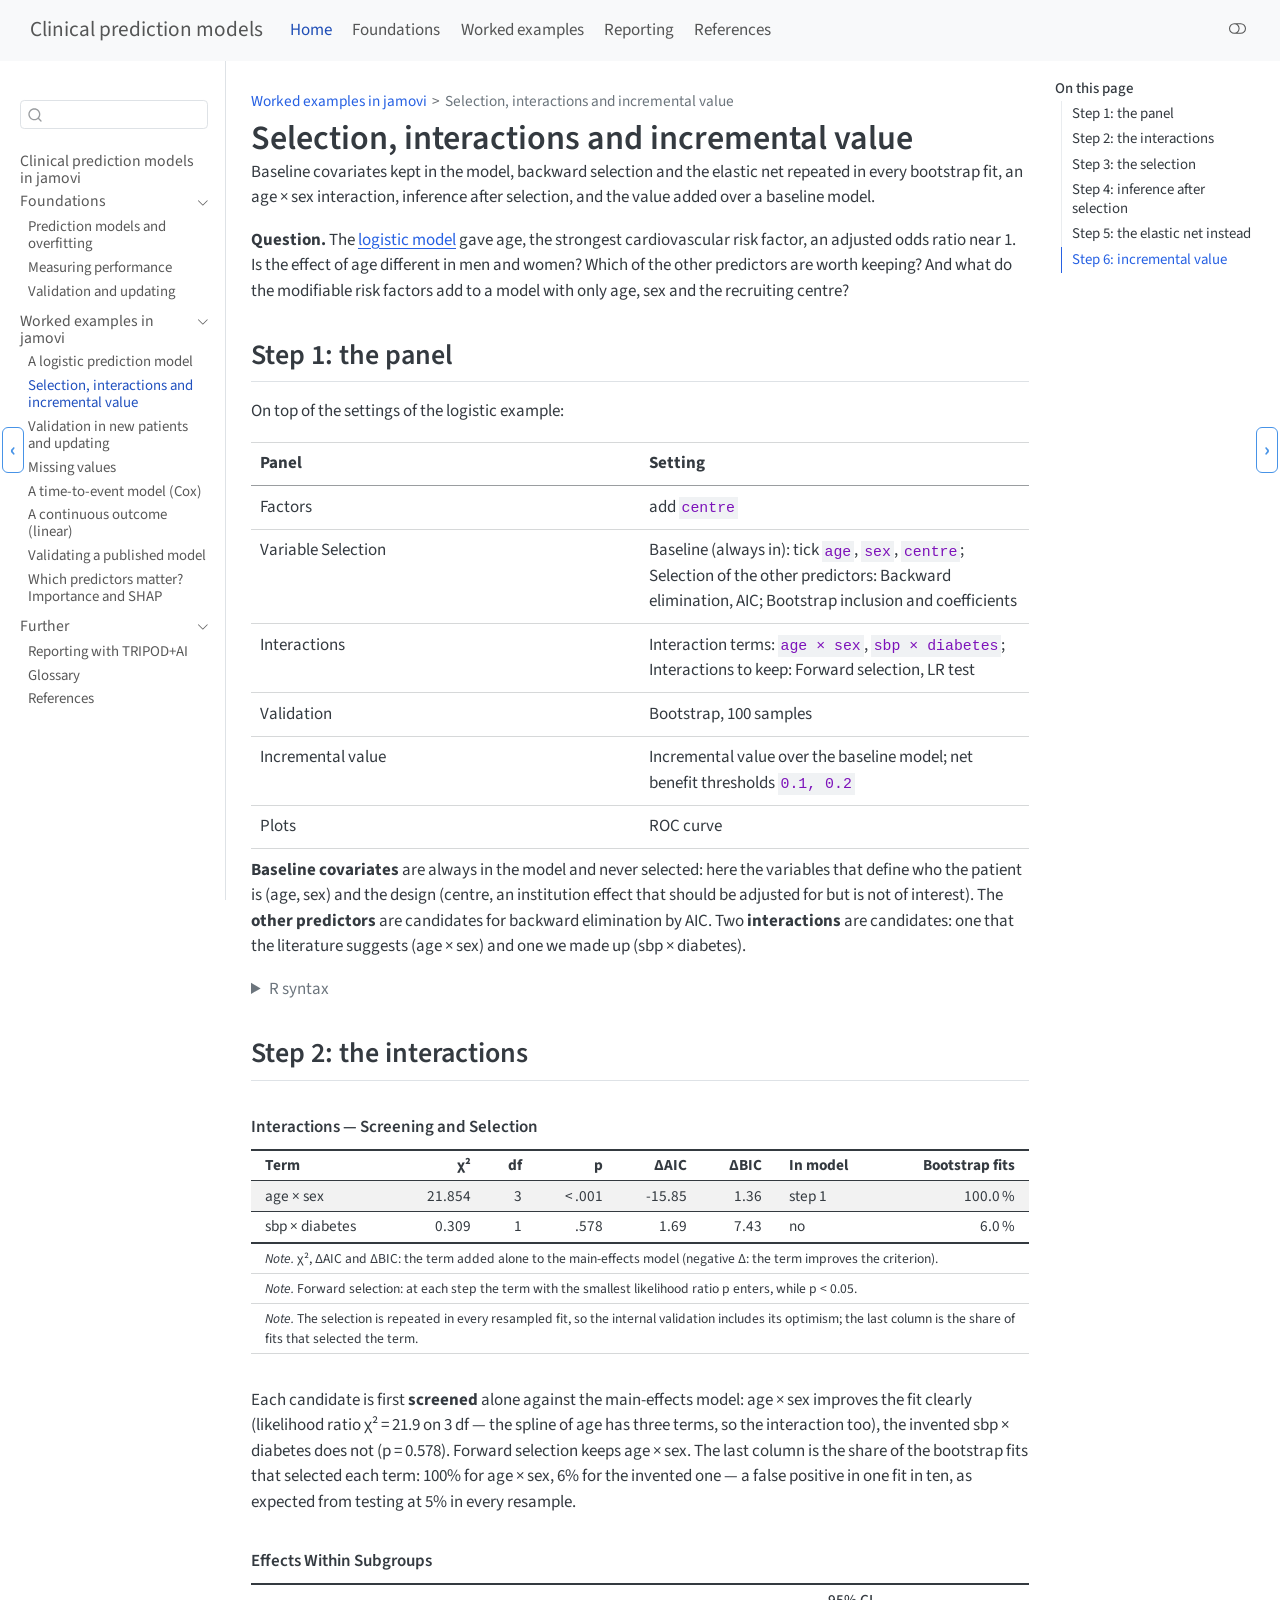
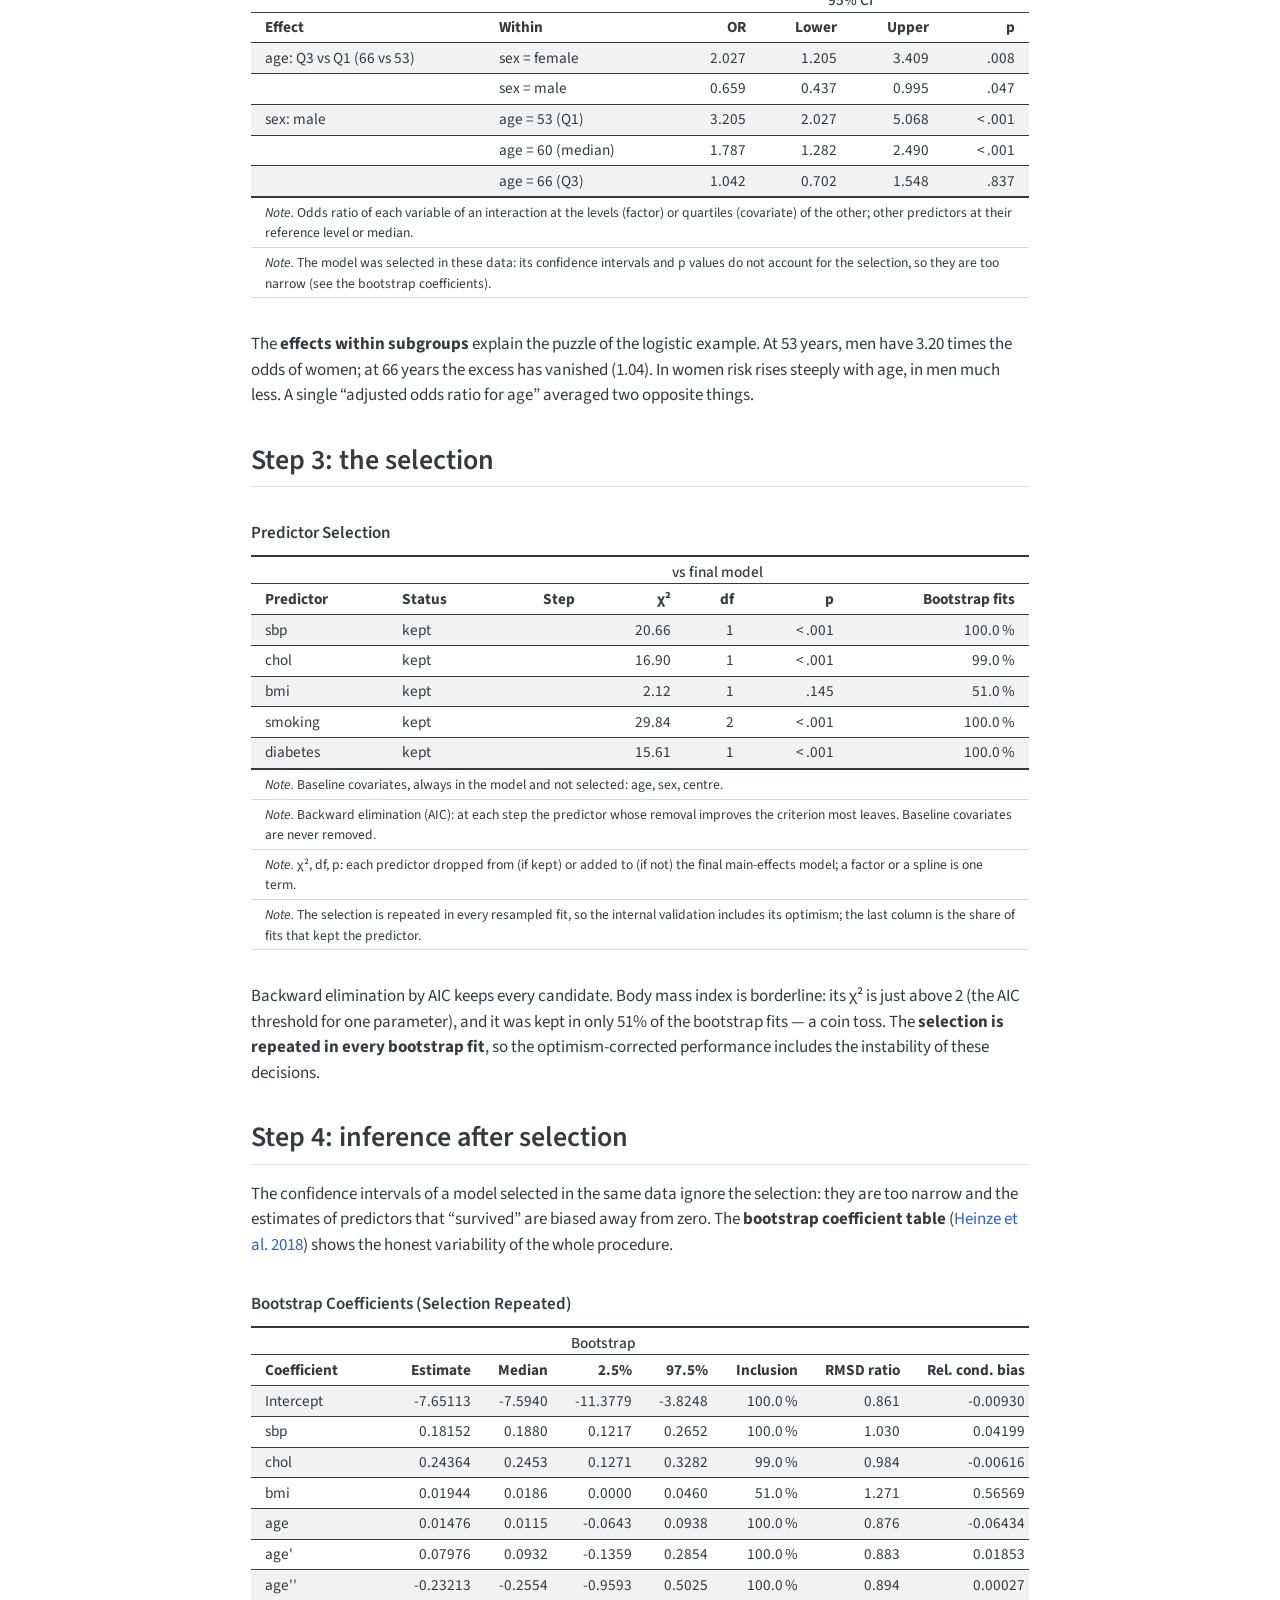
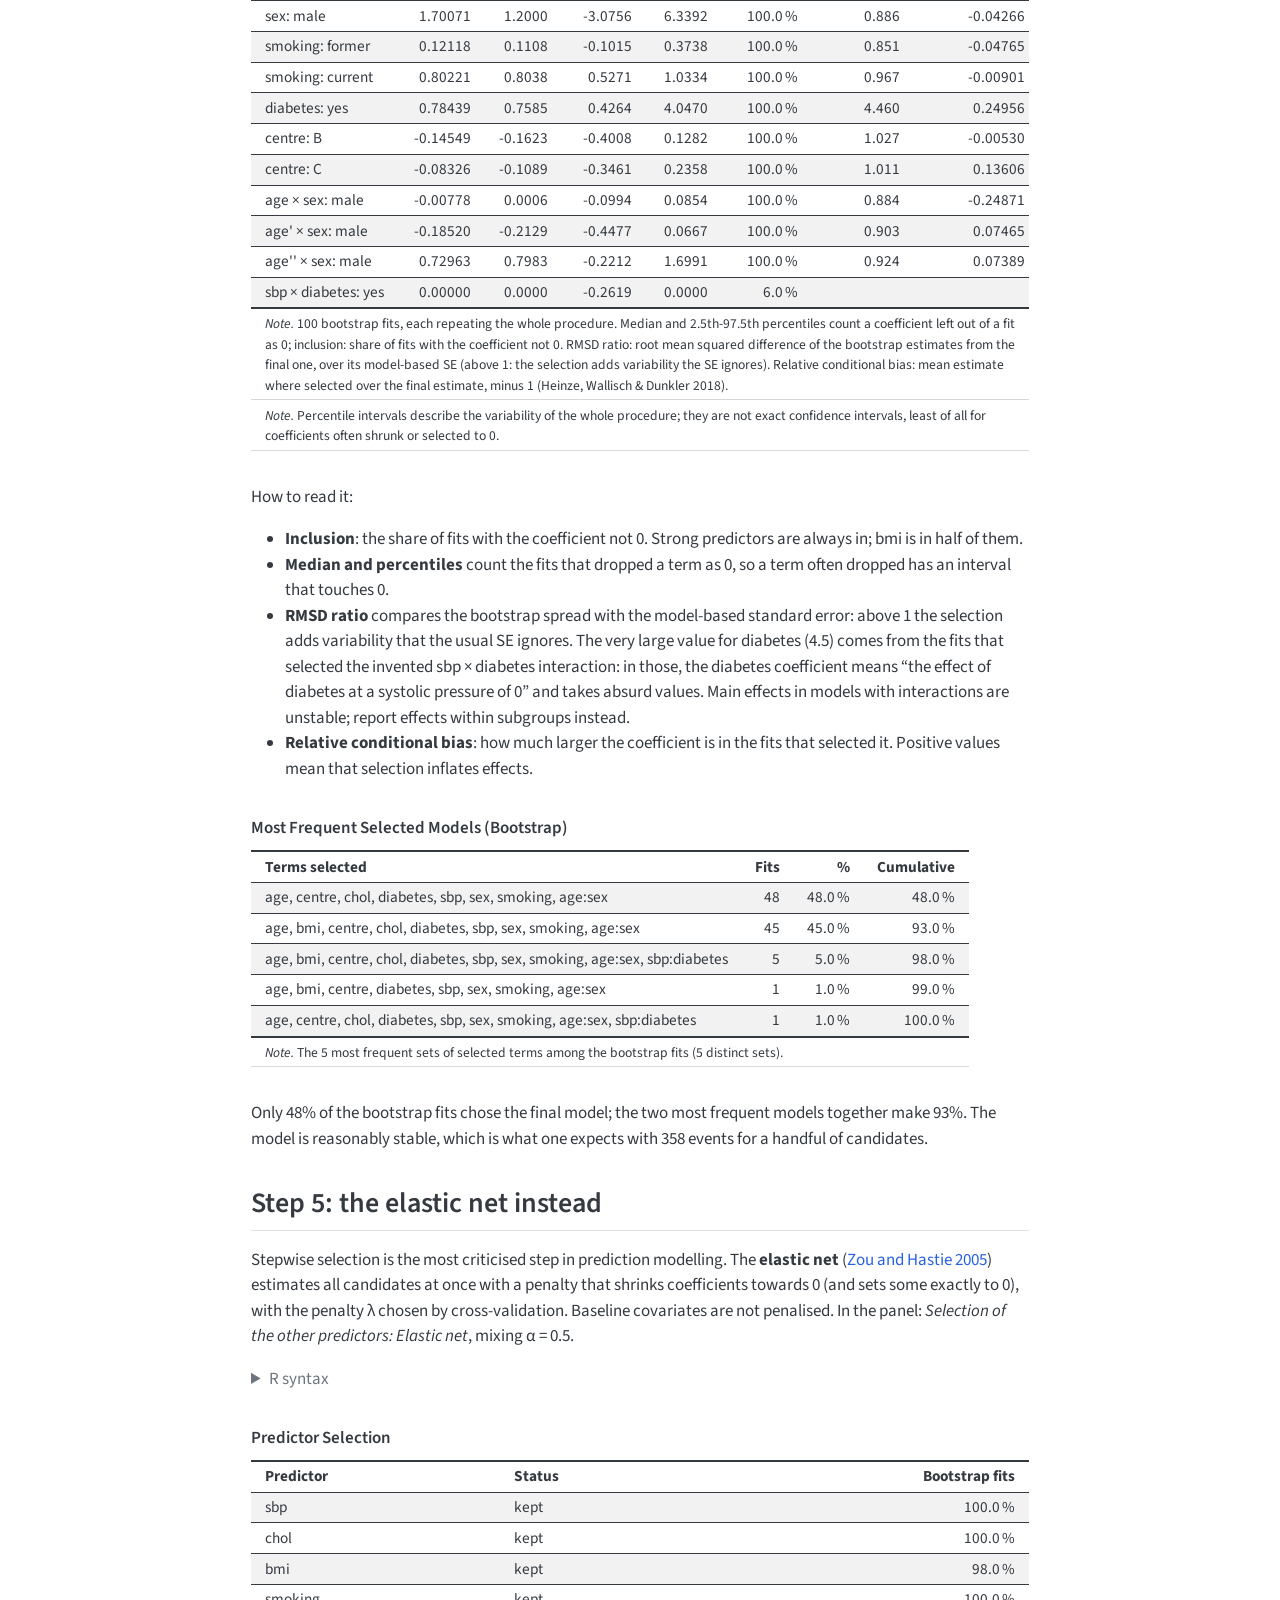
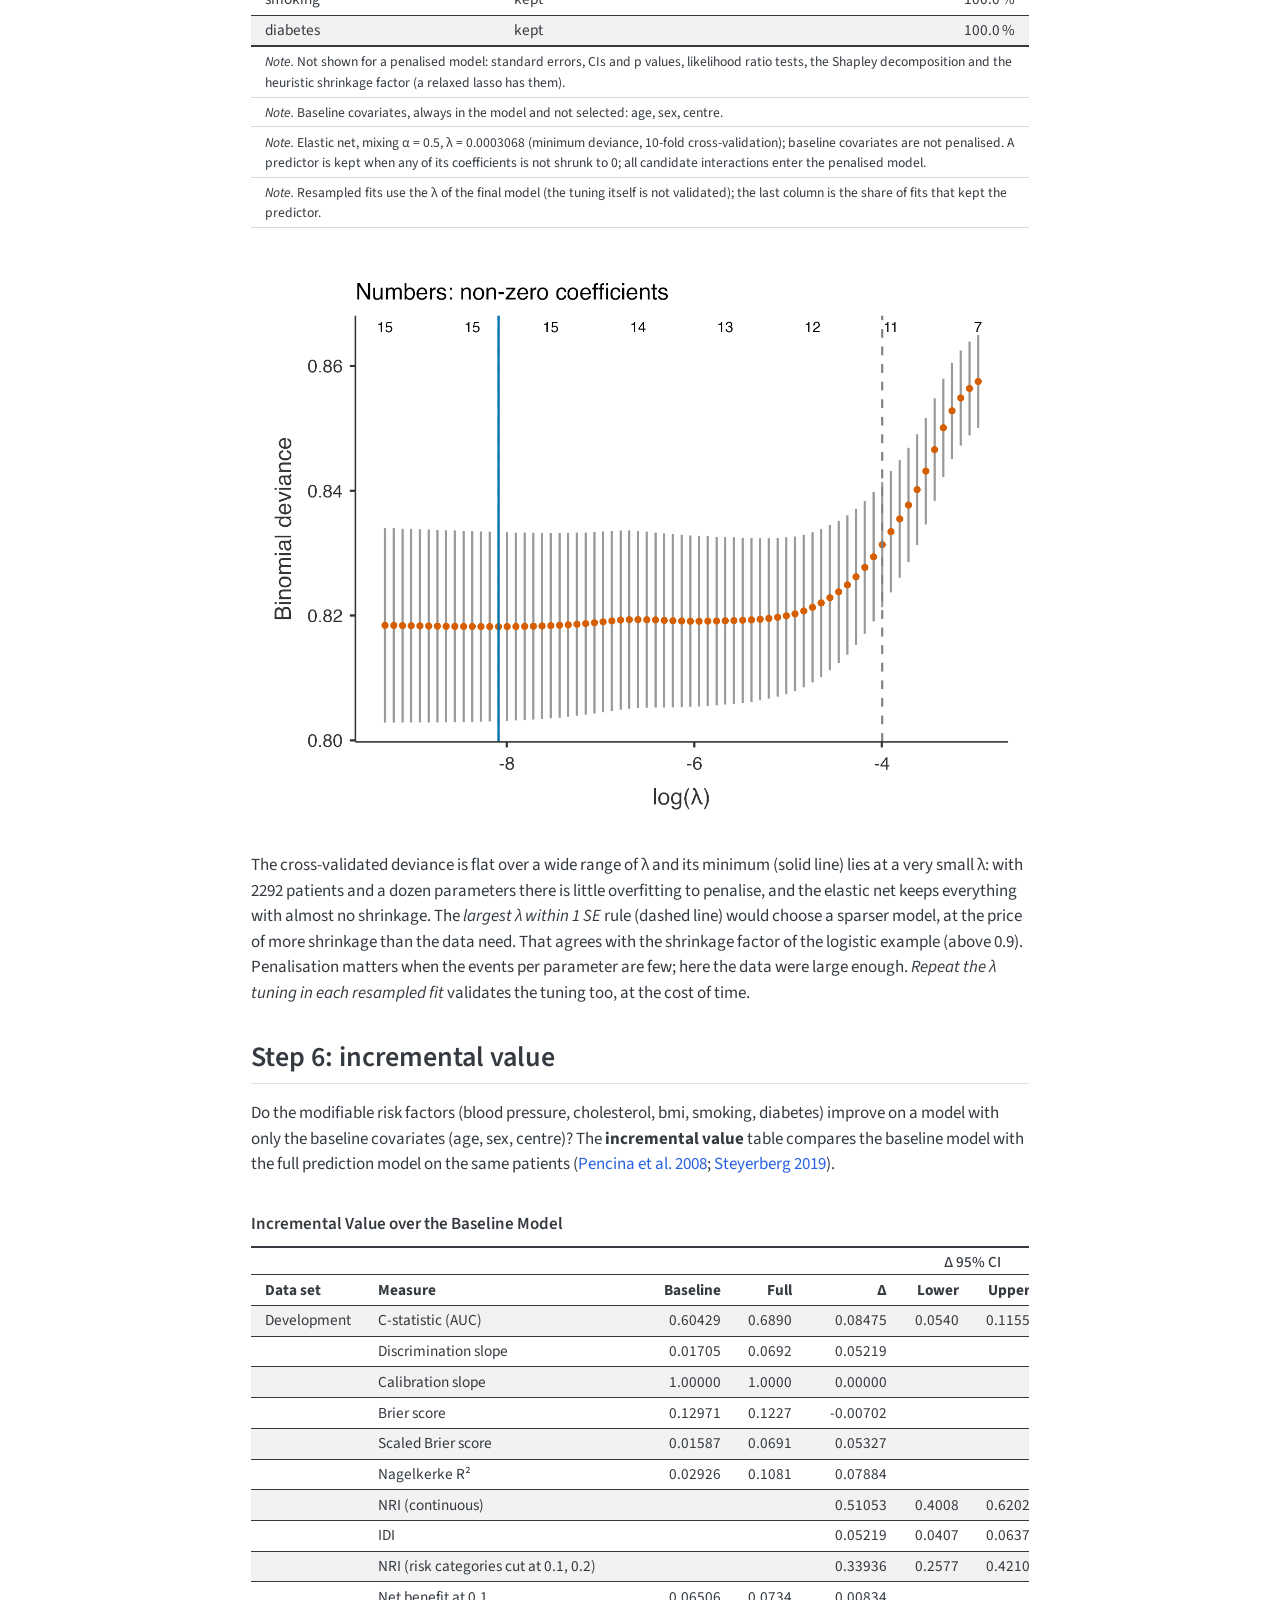
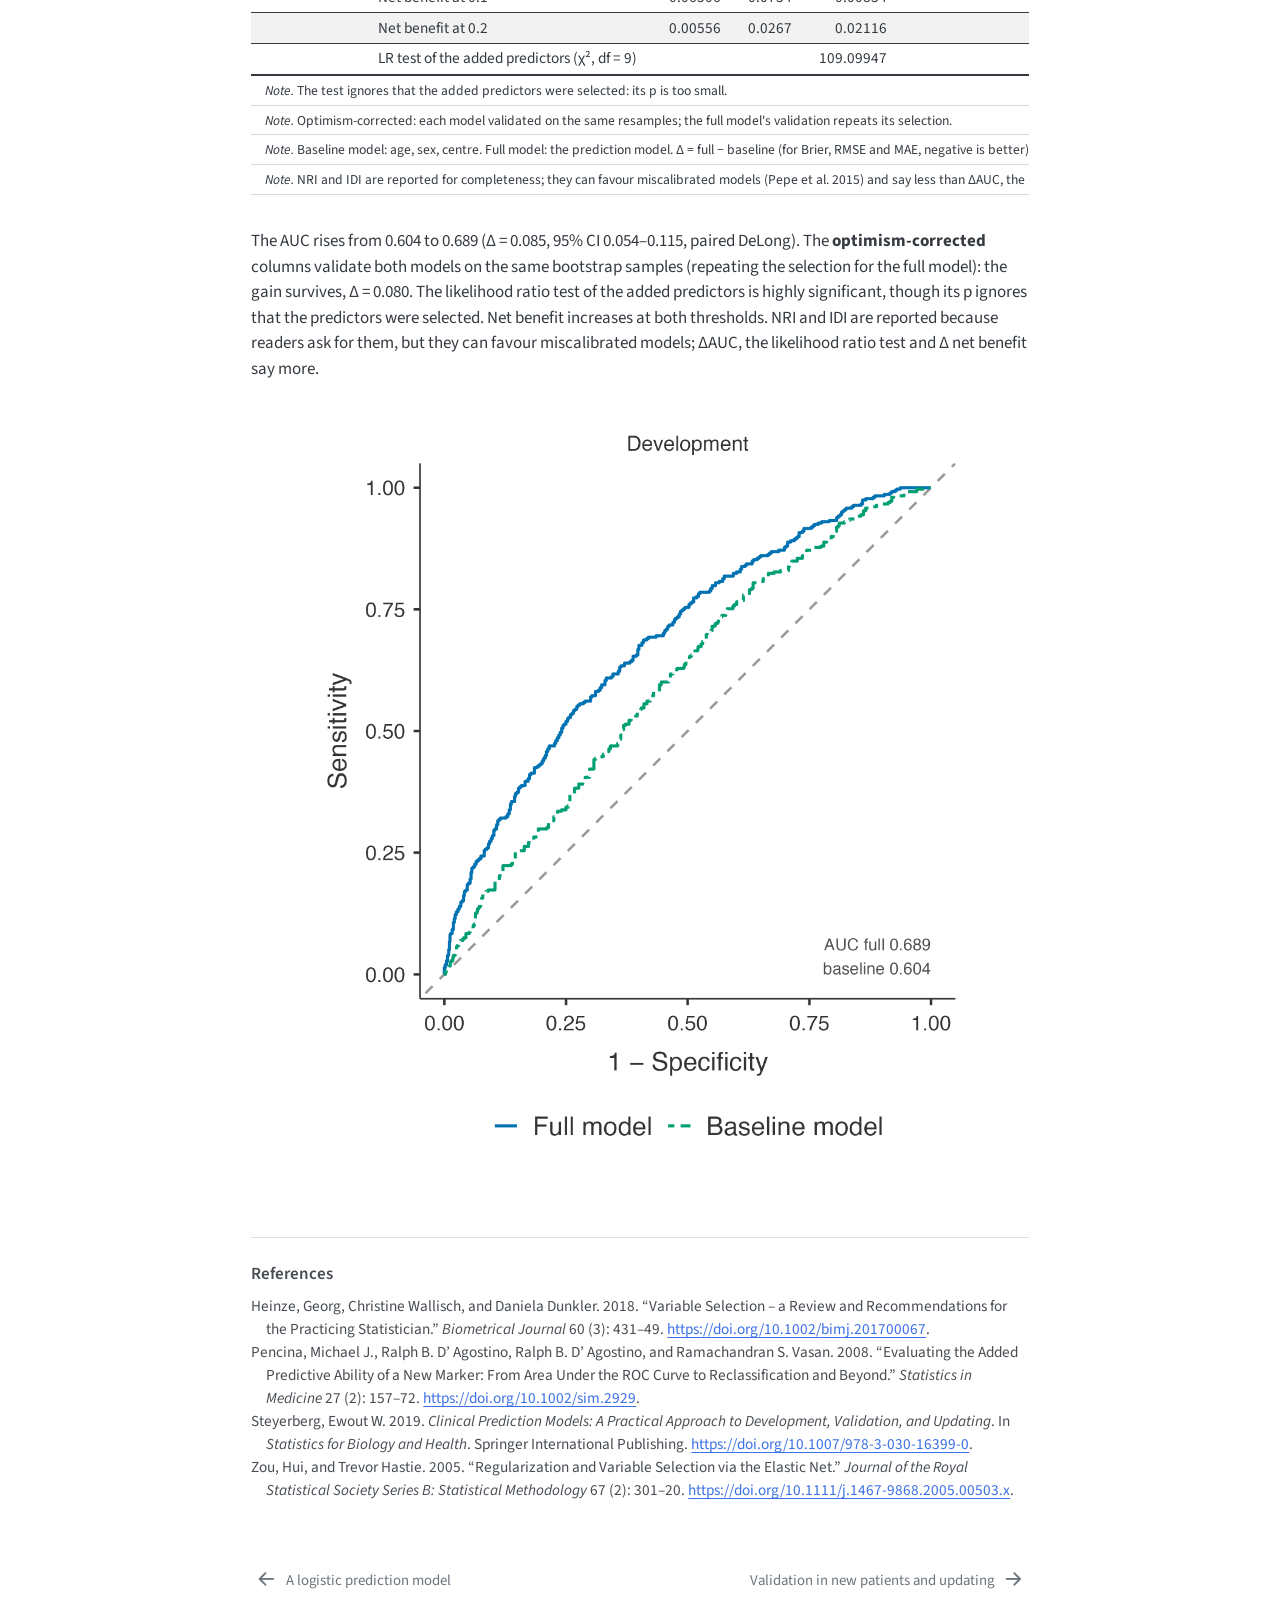
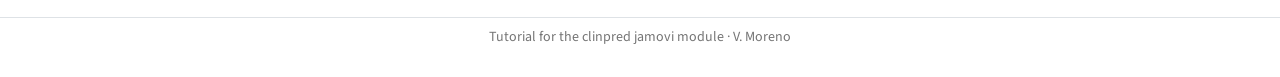
<file: docs/worked/selection.html>
<!DOCTYPE html>
<html xmlns="http://www.w3.org/1999/xhtml" lang="en" xml:lang="en"><head>

<meta charset="utf-8">
<meta name="generator" content="quarto-1.10.18">

<meta name="viewport" content="width=device-width, initial-scale=1.0, user-scalable=yes">

<meta name="description" content="Baseline covariates kept in the model, backward selection and the elastic net repeated in every bootstrap fit, an age × sex interaction, inference after selection, and the value added over a baseline model.">

<title>Selection, interactions and incremental value – Clinical prediction models</title>
<style>
/* Default styles provided by pandoc.
** See https://pandoc.org/MANUAL.html#variables-for-html for config info.
*/
span.smallcaps{font-variant: small-caps;}
div.columns{display: flex; gap: 1.5em;}
div.column{flex: auto;}
@media screen {
div.columns{gap: min(4vw, 1.5em);}
div.column{overflow-x: auto;}
}
div.hanging-indent{margin-left: 1.5em; text-indent: -1.5em;}
ul.task-list{list-style: none;}
ul.task-list li input[type="checkbox"] {
  width: 0.8em;
  margin: 0 0.8em 0.2em -1em; /* quarto-specific, see https://github.com/quarto-dev/quarto-cli/issues/4556 */ 
  vertical-align: middle;
}
/* CSS for syntax highlighting */
html { -webkit-text-size-adjust: 100%; }
pre > code.sourceCode { white-space: pre; position: relative; }
pre > code.sourceCode > span { display: inline-block; line-height: 1.25; }
pre > code.sourceCode > span:empty { height: 1.2em; }
.sourceCode { overflow: visible; }
code.sourceCode > span { color: inherit; text-decoration: inherit; }
div.sourceCode { margin: 1em 0; }
pre.sourceCode { margin: 0; }
@media screen {
div.sourceCode { overflow: auto; }
}
@media print {
pre > code.sourceCode { white-space: pre-wrap; }
pre > code.sourceCode > span { text-indent: -5em; padding-left: 5em; }
}
pre.numberSource code
  { counter-reset: source-line 0; }
pre.numberSource code > span
  { position: relative; left: -4em; counter-increment: source-line; }
pre.numberSource code > span > a:first-child::before
  { content: counter(source-line);
    position: relative; left: -1em; text-align: right; vertical-align: baseline;
    border: none; display: inline-block;
    -webkit-touch-callout: none; -webkit-user-select: none;
    -khtml-user-select: none; -moz-user-select: none;
    -ms-user-select: none; user-select: none;
    padding: 0 4px; width: 4em;
  }
pre.numberSource { margin-left: 3em;  padding-left: 4px; }
div.sourceCode
  {   }
@media screen {
pre > code.sourceCode > span > a:first-child::before { text-decoration: underline; }
}
/* CSS for citations */
div.csl-bib-body { }
div.csl-entry {
  clear: both;
}
.hanging-indent div.csl-entry {
  margin-left:2em;
  text-indent:-2em;
}
div.csl-left-margin {
  min-width:2em;
  float:left;
}
div.csl-right-inline {
  margin-left:2em;
  padding-left:1em;
}
div.csl-indent {
  margin-left: 2em;
}</style>


<script src="../site_libs/quarto-nav/quarto-nav.js"></script>
<script src="../site_libs/quarto-nav/headroom.min.js"></script>
<script src="../site_libs/clipboard/clipboard.min.js"></script>
<script src="../site_libs/quarto-search/autocomplete.umd.js"></script>
<script src="../site_libs/quarto-search/fuse.min.js"></script>
<script src="../site_libs/quarto-search/quarto-search.js"></script>
<meta name="quarto:offset" content="../">
<link href="../worked/external.html" rel="next">
<link href="../worked/logistic.html" rel="prev">
<script src="../site_libs/quarto-html/quarto.js" type="module"></script>
<script src="../site_libs/quarto-html/tabsets/tabsets.js" type="module"></script>
<script src="../site_libs/quarto-html/popper.min.js"></script>
<script src="../site_libs/quarto-html/tippy.umd.min.js"></script>
<script src="../site_libs/quarto-html/anchor.min.js"></script>
<link href="../site_libs/quarto-html/tippy.css" rel="stylesheet">
<link href="../site_libs/quarto-html/quarto-syntax-highlighting-64a204ab8560d761af7679ceaba22944.css" rel="stylesheet" class="quarto-color-scheme" id="quarto-text-highlighting-styles">
<link href="../site_libs/quarto-html/quarto-syntax-highlighting-dark-b85bc7c33db8c58e0ec93c3465666fed.css" rel="stylesheet" class="quarto-color-scheme quarto-color-alternate" id="quarto-text-highlighting-styles">
<link href="../site_libs/quarto-html/quarto-syntax-highlighting-64a204ab8560d761af7679ceaba22944.css" rel="stylesheet" class="quarto-color-scheme-extra" id="quarto-text-highlighting-styles">
<script src="../site_libs/bootstrap/bootstrap.min.js"></script>
<link href="../site_libs/bootstrap/bootstrap-icons.css" rel="stylesheet">
<link href="../site_libs/bootstrap/bootstrap-e5e84f5a70260acdabf710505354887c.min.css" rel="stylesheet" append-hash="true" class="quarto-color-scheme" id="quarto-bootstrap" data-mode="light">
<link href="../site_libs/bootstrap/bootstrap-dark-4143a9d5f9d8f9deb4202a6d60211dcc.min.css" rel="stylesheet" append-hash="true" class="quarto-color-scheme quarto-color-alternate" id="quarto-bootstrap" data-mode="dark">
<link href="../site_libs/bootstrap/bootstrap-e5e84f5a70260acdabf710505354887c.min.css" rel="stylesheet" append-hash="true" class="quarto-color-scheme-extra" id="quarto-bootstrap" data-mode="light">
<script id="quarto-search-options" type="application/json">{
  "location": "sidebar",
  "copy-button": false,
  "collapse-after": 3,
  "panel-placement": "start",
  "type": "textbox",
  "limit": 50,
  "keyboard-shortcut": [
    "f",
    "/",
    "s"
  ],
  "language": {
    "search-no-results-text": "No results",
    "search-matching-documents-text": "matching documents",
    "search-copy-link-title": "Copy link to search",
    "search-hide-matches-text": "Hide additional matches",
    "search-more-match-text": "more match in this document",
    "search-more-matches-text": "more matches in this document",
    "search-clear-button-title": "Clear",
    "search-text-placeholder": "",
    "search-detached-cancel-button-title": "Cancel",
    "search-submit-button-title": "Submit",
    "search-label": "Search"
  }
}</script>


<link rel="stylesheet" href="../styles.css">
</head>

<body class="nav-sidebar docked nav-fixed quarto-light"><script id="quarto-html-before-body" type="application/javascript">
    const toggleBodyColorMode = (bsSheetEl) => {
      const mode = bsSheetEl.getAttribute("data-mode");
      const bodyEl = window.document.querySelector("body");
      if (mode === "dark") {
        bodyEl.classList.add("quarto-dark");
        bodyEl.classList.remove("quarto-light");
      } else {
        bodyEl.classList.add("quarto-light");
        bodyEl.classList.remove("quarto-dark");
      }
    }
    const toggleBodyColorPrimary = () => {
      const bsSheetEl = window.document.querySelector("link#quarto-bootstrap:not([rel=disabled-stylesheet])");
      if (bsSheetEl) {
        toggleBodyColorMode(bsSheetEl);
      }
    }
    const setColorSchemeToggle = (alternate) => {
      const toggles = window.document.querySelectorAll('.quarto-color-scheme-toggle');
      for (let i=0; i < toggles.length; i++) {
        const toggle = toggles[i];
        if (toggle) {
          if (alternate) {
            toggle.classList.add("alternate");
          } else {
            toggle.classList.remove("alternate");
          }
        }
      }
    };
    const toggleColorMode = (alternate) => {
      // Switch the stylesheets
      const primaryStylesheets = window.document.querySelectorAll('link.quarto-color-scheme:not(.quarto-color-alternate)');
      const alternateStylesheets = window.document.querySelectorAll('link.quarto-color-scheme.quarto-color-alternate');
      manageTransitions('#quarto-margin-sidebar .nav-link', false);
      if (alternate) {
        // note: dark is layered on light, we don't disable primary!
        enableStylesheet(alternateStylesheets);
        for (const sheetNode of alternateStylesheets) {
          if (sheetNode.id === "quarto-bootstrap") {
            toggleBodyColorMode(sheetNode);
          }
        }
      } else {
        disableStylesheet(alternateStylesheets);
        enableStylesheet(primaryStylesheets)
        toggleBodyColorPrimary();
      }
      manageTransitions('#quarto-margin-sidebar .nav-link', true);
      // Switch the toggles
      setColorSchemeToggle(alternate)
      // Hack to workaround the fact that safari doesn't
      // properly recolor the scrollbar when toggling (#1455)
      if (navigator.userAgent.indexOf('Safari') > 0 && navigator.userAgent.indexOf('Chrome') == -1) {
        manageTransitions("body", false);
        window.scrollTo(0, 1);
        setTimeout(() => {
          window.scrollTo(0, 0);
          manageTransitions("body", true);
        }, 40);
      }
    }
    const disableStylesheet = (stylesheets) => {
      for (let i=0; i < stylesheets.length; i++) {
        const stylesheet = stylesheets[i];
        stylesheet.rel = 'disabled-stylesheet';
      }
    }
    const enableStylesheet = (stylesheets) => {
      for (let i=0; i < stylesheets.length; i++) {
        const stylesheet = stylesheets[i];
        if(stylesheet.rel !== 'stylesheet') { // for Chrome, which will still FOUC without this check
          stylesheet.rel = 'stylesheet';
        }
      }
    }
    const manageTransitions = (selector, allowTransitions) => {
      const els = window.document.querySelectorAll(selector);
      for (let i=0; i < els.length; i++) {
        const el = els[i];
        if (allowTransitions) {
          el.classList.remove('notransition');
        } else {
          el.classList.add('notransition');
        }
      }
    }
    const isFileUrl = () => {
      return window.location.protocol === 'file:';
    }
    const hasAlternateSentinel = () => {
      let styleSentinel = getColorSchemeSentinel();
      if (styleSentinel !== null) {
        return styleSentinel === "alternate";
      } else {
        return false;
      }
    }
    const setStyleSentinel = (alternate) => {
      const value = alternate ? "alternate" : "default";
      if (!isFileUrl()) {
        window.localStorage.setItem("quarto-color-scheme", value);
      } else {
        localAlternateSentinel = value;
      }
    }
    const getColorSchemeSentinel = () => {
      if (!isFileUrl()) {
        const storageValue = window.localStorage.getItem("quarto-color-scheme");
        return storageValue != null ? storageValue : localAlternateSentinel;
      } else {
        return localAlternateSentinel;
      }
    }
    const toggleGiscusIfUsed = (isAlternate, darkModeDefault) => {
      const baseTheme = document.querySelector('#giscus-base-theme')?.value ?? 'light';
      const alternateTheme = document.querySelector('#giscus-alt-theme')?.value ?? 'dark';
      let newTheme = '';
      if(authorPrefersDark) {
        newTheme = isAlternate ? baseTheme : alternateTheme;
      } else {
        newTheme = isAlternate ? alternateTheme : baseTheme;
      }
      const changeGiscusTheme = () => {
        // From: https://github.com/giscus/giscus/issues/336
        const sendMessage = (message) => {
          const iframe = document.querySelector('iframe.giscus-frame');
          if (!iframe) return;
          iframe.contentWindow.postMessage({ giscus: message }, 'https://giscus.app');
        }
        sendMessage({
          setConfig: {
            theme: newTheme
          }
        });
      }
      const isGiscussLoaded = window.document.querySelector('iframe.giscus-frame') !== null;
      if (isGiscussLoaded) {
        changeGiscusTheme();
      }
    };
    const authorPrefersDark = false;
    const darkModeDefault = authorPrefersDark;
      document.querySelector('link#quarto-text-highlighting-styles.quarto-color-scheme-extra').rel = 'disabled-stylesheet';
      document.querySelector('link#quarto-bootstrap.quarto-color-scheme-extra').rel = 'disabled-stylesheet';
    let localAlternateSentinel = darkModeDefault ? 'alternate' : 'default';
    // Dark / light mode switch
    window.quartoToggleColorScheme = () => {
      // Read the current dark / light value
      let toAlternate = !hasAlternateSentinel();
      toggleColorMode(toAlternate);
      setStyleSentinel(toAlternate);
      toggleGiscusIfUsed(toAlternate, darkModeDefault);
      window.dispatchEvent(new Event('resize'));
    };
    // Switch to dark mode if need be
    if (hasAlternateSentinel()) {
      toggleColorMode(true);
    } else {
      toggleColorMode(false);
    }
  </script>

<div id="quarto-search-results"></div>
  <header id="quarto-header" class="headroom fixed-top">
    <nav class="navbar navbar-expand-lg " data-bs-theme="dark">
      <div class="navbar-container container-fluid">
      <div class="navbar-brand-container mx-auto">
    <a class="navbar-brand" href="../index.html">
    <span class="navbar-title">Clinical prediction models</span>
    </a>
  </div>
          <button class="navbar-toggler" type="button" data-bs-toggle="collapse" data-bs-target="#navbarCollapse" aria-controls="navbarCollapse" role="menu" aria-expanded="false" aria-label="Toggle navigation" onclick="if (window.quartoToggleHeadroom) { window.quartoToggleHeadroom(); }">
  <span class="navbar-toggler-icon"></span>
</button>
          <div class="collapse navbar-collapse" id="navbarCollapse">
            <ul class="navbar-nav navbar-nav-scroll me-auto">
  <li class="nav-item">
    <a class="nav-link active" href="../index.html" aria-current="page"> 
<span class="menu-text">Home</span></a>
  </li>  
  <li class="nav-item">
    <a class="nav-link" href="../foundations/prediction-models.html"> 
<span class="menu-text">Foundations</span></a>
  </li>  
  <li class="nav-item">
    <a class="nav-link" href="../worked/logistic.html"> 
<span class="menu-text">Worked examples</span></a>
  </li>  
  <li class="nav-item">
    <a class="nav-link" href="../further/reporting.html"> 
<span class="menu-text">Reporting</span></a>
  </li>  
  <li class="nav-item">
    <a class="nav-link" href="../references.html"> 
<span class="menu-text">References</span></a>
  </li>  
</ul>
          </div> <!-- /navcollapse -->
            <div class="quarto-navbar-tools">
  <a href="" class="quarto-color-scheme-toggle quarto-navigation-tool  px-1" onclick="window.quartoToggleColorScheme(); return false;" title="Toggle dark mode"><i class="bi"></i></a>
</div>
      </div> <!-- /container-fluid -->
    </nav>
  <nav class="quarto-secondary-nav">
    <div class="container-fluid d-flex">
      <button type="button" class="quarto-btn-toggle btn" data-bs-toggle="collapse" role="button" data-bs-target=".quarto-sidebar-collapse-item" aria-controls="quarto-sidebar" aria-expanded="false" aria-label="Toggle sidebar navigation" onclick="if (window.quartoToggleHeadroom) { window.quartoToggleHeadroom(); }">
        <i class="bi bi-layout-text-sidebar-reverse"></i>
      </button>
        <nav class="quarto-page-breadcrumbs" aria-label="breadcrumb"><ol class="breadcrumb"><li class="breadcrumb-item"><a href="../worked/logistic.html">Worked examples in jamovi</a></li><li class="breadcrumb-item"><a href="../worked/selection.html">Selection, interactions and incremental value</a></li></ol></nav>
        <a class="flex-grow-1" role="navigation" data-bs-toggle="collapse" data-bs-target=".quarto-sidebar-collapse-item" aria-controls="quarto-sidebar" aria-expanded="false" aria-label="Toggle sidebar navigation" onclick="if (window.quartoToggleHeadroom) { window.quartoToggleHeadroom(); }">      
        </a>
      <button type="button" class="btn quarto-search-button" aria-label="Search" onclick="window.quartoOpenSearch();">
        <i class="bi bi-search"></i>
      </button>
    </div>
  </nav>
</header>
<!-- content -->
<div id="quarto-content" class="quarto-container page-columns page-rows-contents page-layout-article page-navbar">
<!-- sidebar -->
  <nav id="quarto-sidebar" class="sidebar collapse collapse-horizontal quarto-sidebar-collapse-item sidebar-navigation docked overflow-auto">
        <div class="mt-2 flex-shrink-0 align-items-center">
        <div class="sidebar-search">
        <div id="quarto-search" class="" title="Search"></div>
        </div>
        </div>
    <div class="sidebar-menu-container"> 
    <ul class="list-unstyled mt-1">
        <li class="sidebar-item">
  <div class="sidebar-item-container"> 
  <a href="../index.html" class="sidebar-item-text sidebar-link">
 <span class="menu-text">Clinical prediction models in jamovi</span></a>
  </div>
</li>
        <li class="sidebar-item sidebar-item-section">
      <div class="sidebar-item-container"> 
            <a class="sidebar-item-text sidebar-link text-start" data-bs-toggle="collapse" data-bs-target="#quarto-sidebar-section-1" role="navigation" aria-expanded="true">
 <span class="menu-text">Foundations</span></a>
          <a class="sidebar-item-toggle text-start" data-bs-toggle="collapse" data-bs-target="#quarto-sidebar-section-1" role="navigation" aria-expanded="true" aria-label="Toggle section">
            <i class="bi bi-chevron-right ms-2"></i>
          </a> 
      </div>
      <ul id="quarto-sidebar-section-1" class="collapse list-unstyled sidebar-section depth1 show">  
          <li class="sidebar-item">
  <div class="sidebar-item-container"> 
  <a href="../foundations/prediction-models.html" class="sidebar-item-text sidebar-link">
 <span class="menu-text">Prediction models and overfitting</span></a>
  </div>
</li>
          <li class="sidebar-item">
  <div class="sidebar-item-container"> 
  <a href="../foundations/performance.html" class="sidebar-item-text sidebar-link">
 <span class="menu-text">Measuring performance</span></a>
  </div>
</li>
          <li class="sidebar-item">
  <div class="sidebar-item-container"> 
  <a href="../foundations/validation.html" class="sidebar-item-text sidebar-link">
 <span class="menu-text">Validation and updating</span></a>
  </div>
</li>
      </ul>
  </li>
        <li class="sidebar-item sidebar-item-section">
      <div class="sidebar-item-container"> 
            <a class="sidebar-item-text sidebar-link text-start" data-bs-toggle="collapse" data-bs-target="#quarto-sidebar-section-2" role="navigation" aria-expanded="true">
 <span class="menu-text">Worked examples in jamovi</span></a>
          <a class="sidebar-item-toggle text-start" data-bs-toggle="collapse" data-bs-target="#quarto-sidebar-section-2" role="navigation" aria-expanded="true" aria-label="Toggle section">
            <i class="bi bi-chevron-right ms-2"></i>
          </a> 
      </div>
      <ul id="quarto-sidebar-section-2" class="collapse list-unstyled sidebar-section depth1 show">  
          <li class="sidebar-item">
  <div class="sidebar-item-container"> 
  <a href="../worked/logistic.html" class="sidebar-item-text sidebar-link">
 <span class="menu-text">A logistic prediction model</span></a>
  </div>
</li>
          <li class="sidebar-item">
  <div class="sidebar-item-container"> 
  <a href="../worked/selection.html" class="sidebar-item-text sidebar-link active">
 <span class="menu-text">Selection, interactions and incremental value</span></a>
  </div>
</li>
          <li class="sidebar-item">
  <div class="sidebar-item-container"> 
  <a href="../worked/external.html" class="sidebar-item-text sidebar-link">
 <span class="menu-text">Validation in new patients and updating</span></a>
  </div>
</li>
          <li class="sidebar-item">
  <div class="sidebar-item-container"> 
  <a href="../worked/missing.html" class="sidebar-item-text sidebar-link">
 <span class="menu-text">Missing values</span></a>
  </div>
</li>
          <li class="sidebar-item">
  <div class="sidebar-item-container"> 
  <a href="../worked/cox.html" class="sidebar-item-text sidebar-link">
 <span class="menu-text">A time-to-event model (Cox)</span></a>
  </div>
</li>
          <li class="sidebar-item">
  <div class="sidebar-item-container"> 
  <a href="../worked/linear.html" class="sidebar-item-text sidebar-link">
 <span class="menu-text">A continuous outcome (linear)</span></a>
  </div>
</li>
          <li class="sidebar-item">
  <div class="sidebar-item-container"> 
  <a href="../worked/published.html" class="sidebar-item-text sidebar-link">
 <span class="menu-text">Validating a published model</span></a>
  </div>
</li>
          <li class="sidebar-item">
  <div class="sidebar-item-container"> 
  <a href="../worked/importance.html" class="sidebar-item-text sidebar-link">
 <span class="menu-text">Which predictors matter? Importance and SHAP</span></a>
  </div>
</li>
      </ul>
  </li>
        <li class="sidebar-item sidebar-item-section">
      <div class="sidebar-item-container"> 
            <a class="sidebar-item-text sidebar-link text-start" data-bs-toggle="collapse" data-bs-target="#quarto-sidebar-section-3" role="navigation" aria-expanded="true">
 <span class="menu-text">Further</span></a>
          <a class="sidebar-item-toggle text-start" data-bs-toggle="collapse" data-bs-target="#quarto-sidebar-section-3" role="navigation" aria-expanded="true" aria-label="Toggle section">
            <i class="bi bi-chevron-right ms-2"></i>
          </a> 
      </div>
      <ul id="quarto-sidebar-section-3" class="collapse list-unstyled sidebar-section depth1 show">  
          <li class="sidebar-item">
  <div class="sidebar-item-container"> 
  <a href="../further/reporting.html" class="sidebar-item-text sidebar-link">
 <span class="menu-text">Reporting with TRIPOD+AI</span></a>
  </div>
</li>
          <li class="sidebar-item">
  <div class="sidebar-item-container"> 
  <a href="../further/glossary.html" class="sidebar-item-text sidebar-link">
 <span class="menu-text">Glossary</span></a>
  </div>
</li>
          <li class="sidebar-item">
  <div class="sidebar-item-container"> 
  <a href="../references.html" class="sidebar-item-text sidebar-link">
 <span class="menu-text">References</span></a>
  </div>
</li>
      </ul>
  </li>
    </ul>
    </div>
</nav>
<div id="quarto-sidebar-glass" class="quarto-sidebar-collapse-item" data-bs-toggle="collapse" data-bs-target=".quarto-sidebar-collapse-item"></div>
<!-- margin-sidebar -->
    <div id="quarto-margin-sidebar" class="sidebar margin-sidebar">
        <nav id="TOC" role="doc-toc" class="toc-active">
    <h2 id="toc-title">On this page</h2>
   
  <ul>
  <li><a href="#step-1-the-panel" id="toc-step-1-the-panel" class="nav-link active" data-scroll-target="#step-1-the-panel">Step 1: the panel</a></li>
  <li><a href="#step-2-the-interactions" id="toc-step-2-the-interactions" class="nav-link" data-scroll-target="#step-2-the-interactions">Step 2: the interactions</a></li>
  <li><a href="#step-3-the-selection" id="toc-step-3-the-selection" class="nav-link" data-scroll-target="#step-3-the-selection">Step 3: the selection</a></li>
  <li><a href="#step-4-inference-after-selection" id="toc-step-4-inference-after-selection" class="nav-link" data-scroll-target="#step-4-inference-after-selection">Step 4: inference after selection</a></li>
  <li><a href="#step-5-the-elastic-net-instead" id="toc-step-5-the-elastic-net-instead" class="nav-link" data-scroll-target="#step-5-the-elastic-net-instead">Step 5: the elastic net instead</a></li>
  <li><a href="#step-6-incremental-value" id="toc-step-6-incremental-value" class="nav-link" data-scroll-target="#step-6-incremental-value">Step 6: incremental value</a></li>
  </ul>
</nav>
    </div>
<!-- main -->
<main class="content" id="quarto-document-content">


<header id="title-block-header" class="quarto-title-block default"><nav class="quarto-page-breadcrumbs quarto-title-breadcrumbs d-none d-lg-block" aria-label="breadcrumb"><ol class="breadcrumb"><li class="breadcrumb-item"><a href="../worked/logistic.html">Worked examples in jamovi</a></li><li class="breadcrumb-item"><a href="../worked/selection.html">Selection, interactions and incremental value</a></li></ol></nav>
<div class="quarto-title">
<h1 class="title">Selection, interactions and incremental value</h1>
</div>

<div>
  <div class="description">
    Baseline covariates kept in the model, backward selection and the elastic net repeated in every bootstrap fit, an age × sex interaction, inference after selection, and the value added over a baseline model.
  </div>
</div>


<div class="quarto-title-meta">

    
  
    
  </div>
  


</header>


<p><strong>Question.</strong> The <a href="../worked/logistic.html">logistic model</a> gave age, the strongest cardiovascular risk factor, an adjusted odds ratio near 1. Is the effect of age different in men and women? Which of the other predictors are worth keeping? And what do the modifiable risk factors add to a model with only age, sex and the recruiting centre?</p>
<section id="step-1-the-panel" class="level2">
<h2 class="anchored" data-anchor-id="step-1-the-panel">Step 1: the panel</h2>
<p>On top of the settings of the logistic example:</p>
<table class="caption-top table">
<colgroup>
<col style="width: 50%">
<col style="width: 50%">
</colgroup>
<thead>
<tr class="header">
<th>Panel</th>
<th>Setting</th>
</tr>
</thead>
<tbody>
<tr class="odd">
<td>Factors</td>
<td>add <code>centre</code></td>
</tr>
<tr class="even">
<td>Variable Selection</td>
<td>Baseline (always in): tick <code>age</code>, <code>sex</code>, <code>centre</code>; Selection of the other predictors: Backward elimination, AIC; Bootstrap inclusion and coefficients</td>
</tr>
<tr class="odd">
<td>Interactions</td>
<td>Interaction terms: <code>age × sex</code>, <code>sbp × diabetes</code>; Interactions to keep: Forward selection, LR test</td>
</tr>
<tr class="even">
<td>Validation</td>
<td>Bootstrap, 100 samples</td>
</tr>
<tr class="odd">
<td>Incremental value</td>
<td>Incremental value over the baseline model; net benefit thresholds <code>0.1, 0.2</code></td>
</tr>
<tr class="even">
<td>Plots</td>
<td>ROC curve</td>
</tr>
</tbody>
</table>
<p><strong>Baseline covariates</strong> are always in the model and never selected: here the variables that define who the patient is (age, sex) and the design (centre, an institution effect that should be adjusted for but is not of interest). The <strong>other predictors</strong> are candidates for backward elimination by AIC. Two <strong>interactions</strong> are candidates: one that the literature suggests (age × sex) and one we made up (sbp × diabetes).</p>
<div class="cell">
<details class="code-fold">
<summary>R syntax</summary>
<div class="code-copy-outer-scaffold"><div class="sourceCode cell-code" id="cb1"><pre class="sourceCode r code-with-copy"><code class="sourceCode r"><span id="cb1-1"><a href="#cb1-1" aria-hidden="true" tabindex="-1"></a>r <span class="ot">&lt;-</span> <span class="fu">cpLogistic</span>(<span class="at">data =</span> heart, <span class="at">dep =</span> <span class="st">"event10"</span>, <span class="at">eventLevel =</span> <span class="st">"yes"</span>,</span>
<span id="cb1-2"><a href="#cb1-2" aria-hidden="true" tabindex="-1"></a>                <span class="at">covs =</span> <span class="fu">c</span>(<span class="st">"sbp"</span>, <span class="st">"chol"</span>, <span class="st">"bmi"</span>), <span class="at">splineVars =</span> <span class="st">"age"</span>,</span>
<span id="cb1-3"><a href="#cb1-3" aria-hidden="true" tabindex="-1"></a>                <span class="at">factors =</span> <span class="fu">c</span>(<span class="st">"sex"</span>, <span class="st">"smoking"</span>, <span class="st">"diabetes"</span>, <span class="st">"centre"</span>),</span>
<span id="cb1-4"><a href="#cb1-4" aria-hidden="true" tabindex="-1"></a>                <span class="at">covScales =</span> <span class="fu">list</span>(<span class="fu">list</span>(<span class="at">var =</span> <span class="st">"sbp"</span>, <span class="at">scale =</span> <span class="st">"ten"</span>)),</span>
<span id="cb1-5"><a href="#cb1-5" aria-hidden="true" tabindex="-1"></a>                <span class="at">baseline =</span> <span class="fu">list</span>(<span class="fu">list</span>(<span class="at">var =</span> <span class="st">"age"</span>, <span class="at">forced =</span> <span class="cn">TRUE</span>), <span class="fu">list</span>(<span class="at">var =</span> <span class="st">"sex"</span>, <span class="at">forced =</span> <span class="cn">TRUE</span>),</span>
<span id="cb1-6"><a href="#cb1-6" aria-hidden="true" tabindex="-1"></a>                                <span class="fu">list</span>(<span class="at">var =</span> <span class="st">"centre"</span>, <span class="at">forced =</span> <span class="cn">TRUE</span>)),</span>
<span id="cb1-7"><a href="#cb1-7" aria-hidden="true" tabindex="-1"></a>                <span class="at">selMode =</span> <span class="st">"backward"</span>, <span class="at">selCrit =</span> <span class="st">"aic"</span>,</span>
<span id="cb1-8"><a href="#cb1-8" aria-hidden="true" tabindex="-1"></a>                <span class="at">interactions =</span> <span class="fu">list</span>(<span class="fu">list</span>(<span class="st">"age"</span>, <span class="st">"sex"</span>), <span class="fu">list</span>(<span class="st">"sbp"</span>, <span class="st">"diabetes"</span>)), <span class="at">intMode =</span> <span class="st">"lrt"</span>,</span>
<span id="cb1-9"><a href="#cb1-9" aria-hidden="true" tabindex="-1"></a>                <span class="at">validation =</span> <span class="st">"boot"</span>, <span class="at">nBoot =</span> <span class="dv">100</span>, <span class="at">seed =</span> <span class="dv">1</span>, <span class="at">bootCoefs =</span> <span class="cn">TRUE</span>, <span class="at">oddsRatios =</span> <span class="cn">TRUE</span>,</span>
<span id="cb1-10"><a href="#cb1-10" aria-hidden="true" tabindex="-1"></a>                <span class="at">incremental =</span> <span class="cn">TRUE</span>, <span class="at">nbThresholds =</span> <span class="st">"0.1, 0.2"</span>, <span class="at">rocPlot =</span> <span class="cn">TRUE</span>, <span class="at">explain =</span> <span class="cn">TRUE</span>)</span></code></pre></div><button title="Copy to Clipboard" class="code-copy-button"><i class="bi"></i></button></div>
</details>
</div>
</section>
<section id="step-2-the-interactions" class="level2">
<h2 class="anchored" data-anchor-id="step-2-the-interactions">Step 2: the interactions</h2>
<div class="cell">
<div class="cell-output-display">
<div class="jtable">
<p class="jtitle">Interactions — Screening and Selection</p>

<table class="caption-top table table-sm table-striped small">
<thead>
<tr class="header">
<th data-quarto-table-cell-role="th">Term</th>
<th class="num" data-quarto-table-cell-role="th">χ²</th>
<th class="num" data-quarto-table-cell-role="th">df</th>
<th class="num" data-quarto-table-cell-role="th">p</th>
<th class="num" data-quarto-table-cell-role="th">ΔAIC</th>
<th class="num" data-quarto-table-cell-role="th">ΔBIC</th>
<th data-quarto-table-cell-role="th">In model</th>
<th class="num" data-quarto-table-cell-role="th">Bootstrap fits</th>
</tr>
</thead>
<tbody>
<tr class="odd">
<td>age × sex</td>
<td class="num">21.854</td>
<td class="num">3</td>
<td class="num">&lt; .001</td>
<td class="num">-15.85</td>
<td class="num">1.36</td>
<td>step 1</td>
<td class="num">100.0 %</td>
</tr>
<tr class="even">
<td>sbp × diabetes</td>
<td class="num">0.309</td>
<td class="num">1</td>
<td class="num">.578</td>
<td class="num">1.69</td>
<td class="num">7.43</td>
<td>no</td>
<td class="num">6.0 %</td>
</tr>
</tbody><tfoot>
<tr class="odd">
<td colspan="8"><em>Note.</em> χ², ΔAIC and ΔBIC: the term added alone to the main-effects model (negative Δ: the term improves the criterion).</td>
</tr>
<tr class="even">
<td colspan="8"><em>Note.</em> Forward selection: at each step the term with the smallest likelihood ratio p enters, while p &lt; 0.05.</td>
</tr>
<tr class="odd">
<td colspan="8"><em>Note.</em> The selection is repeated in every resampled fit, so the internal validation includes its optimism; the last column is the share of fits that selected the term.</td>
</tr>
</tfoot>

</table>

</div>
</div>
</div>
<p>Each candidate is first <strong>screened</strong> alone against the main-effects model: age × sex improves the fit clearly (likelihood ratio χ² = 21.9 on 3 df — the spline of age has three terms, so the interaction too), the invented sbp × diabetes does not (p = 0.578). Forward selection keeps age × sex. The last column is the share of the bootstrap fits that selected each term: 100% for age × sex, 6% for the invented one — a false positive in one fit in ten, as expected from testing at 5% in every resample.</p>
<div class="cell">
<div class="cell-output-display">
<div class="jtable">
<p class="jtitle">Effects Within Subgroups</p>

<table class="caption-top table table-sm table-striped small">
<thead>
<tr class="super header">
<th colspan="3" data-quarto-table-cell-role="th"></th>
<th colspan="2" data-quarto-table-cell-role="th">95% CI</th>
<th data-quarto-table-cell-role="th"></th>
</tr>
<tr class="even">
<th data-quarto-table-cell-role="th">Effect</th>
<th data-quarto-table-cell-role="th">Within</th>
<th class="num" data-quarto-table-cell-role="th">OR</th>
<th class="num" data-quarto-table-cell-role="th">Lower</th>
<th class="num" data-quarto-table-cell-role="th">Upper</th>
<th class="num" data-quarto-table-cell-role="th">p</th>
</tr>
</thead>
<tbody>
<tr class="odd">
<td>age: Q3 vs Q1 (66 vs 53)</td>
<td>sex = female</td>
<td class="num">2.027</td>
<td class="num">1.205</td>
<td class="num">3.409</td>
<td class="num">.008</td>
</tr>
<tr class="even">
<td></td>
<td>sex = male</td>
<td class="num">0.659</td>
<td class="num">0.437</td>
<td class="num">0.995</td>
<td class="num">.047</td>
</tr>
<tr class="odd">
<td>sex: male</td>
<td>age = 53 (Q1)</td>
<td class="num">3.205</td>
<td class="num">2.027</td>
<td class="num">5.068</td>
<td class="num">&lt; .001</td>
</tr>
<tr class="even">
<td></td>
<td>age = 60 (median)</td>
<td class="num">1.787</td>
<td class="num">1.282</td>
<td class="num">2.490</td>
<td class="num">&lt; .001</td>
</tr>
<tr class="odd">
<td></td>
<td>age = 66 (Q3)</td>
<td class="num">1.042</td>
<td class="num">0.702</td>
<td class="num">1.548</td>
<td class="num">.837</td>
</tr>
</tbody><tfoot>
<tr class="odd">
<td colspan="6"><em>Note.</em> Odds ratio of each variable of an interaction at the levels (factor) or quartiles (covariate) of the other; other predictors at their reference level or median.</td>
</tr>
<tr class="even">
<td colspan="6"><em>Note.</em> The model was selected in these data: its confidence intervals and p values do not account for the selection, so they are too narrow (see the bootstrap coefficients).</td>
</tr>
</tfoot>

</table>

</div>
</div>
</div>
<p>The <strong>effects within subgroups</strong> explain the puzzle of the logistic example. At 53 years, men have 3.20 times the odds of women; at 66 years the excess has vanished (1.04). In women risk rises steeply with age, in men much less. A single “adjusted odds ratio for age” averaged two opposite things.</p>
</section>
<section id="step-3-the-selection" class="level2">
<h2 class="anchored" data-anchor-id="step-3-the-selection">Step 3: the selection</h2>
<div class="cell">
<div class="cell-output-display">
<div class="jtable">
<p class="jtitle">Predictor Selection</p>

<table class="caption-top table table-sm table-striped small">
<thead>
<tr class="super header">
<th colspan="3" data-quarto-table-cell-role="th"></th>
<th colspan="3" data-quarto-table-cell-role="th">vs final model</th>
<th data-quarto-table-cell-role="th"></th>
</tr>
<tr class="even">
<th data-quarto-table-cell-role="th">Predictor</th>
<th data-quarto-table-cell-role="th">Status</th>
<th class="num" data-quarto-table-cell-role="th">Step</th>
<th class="num" data-quarto-table-cell-role="th">χ²</th>
<th class="num" data-quarto-table-cell-role="th">df</th>
<th class="num" data-quarto-table-cell-role="th">p</th>
<th class="num" data-quarto-table-cell-role="th">Bootstrap fits</th>
</tr>
</thead>
<tbody>
<tr class="odd">
<td>sbp</td>
<td>kept</td>
<td class="num"></td>
<td class="num">20.66</td>
<td class="num">1</td>
<td class="num">&lt; .001</td>
<td class="num">100.0 %</td>
</tr>
<tr class="even">
<td>chol</td>
<td>kept</td>
<td class="num"></td>
<td class="num">16.90</td>
<td class="num">1</td>
<td class="num">&lt; .001</td>
<td class="num">99.0 %</td>
</tr>
<tr class="odd">
<td>bmi</td>
<td>kept</td>
<td class="num"></td>
<td class="num">2.12</td>
<td class="num">1</td>
<td class="num">.145</td>
<td class="num">51.0 %</td>
</tr>
<tr class="even">
<td>smoking</td>
<td>kept</td>
<td class="num"></td>
<td class="num">29.84</td>
<td class="num">2</td>
<td class="num">&lt; .001</td>
<td class="num">100.0 %</td>
</tr>
<tr class="odd">
<td>diabetes</td>
<td>kept</td>
<td class="num"></td>
<td class="num">15.61</td>
<td class="num">1</td>
<td class="num">&lt; .001</td>
<td class="num">100.0 %</td>
</tr>
</tbody><tfoot>
<tr class="odd">
<td colspan="7"><em>Note.</em> Baseline covariates, always in the model and not selected: age, sex, centre.</td>
</tr>
<tr class="even">
<td colspan="7"><em>Note.</em> Backward elimination (AIC): at each step the predictor whose removal improves the criterion most leaves. Baseline covariates are never removed.</td>
</tr>
<tr class="odd">
<td colspan="7"><em>Note.</em> χ², df, p: each predictor dropped from (if kept) or added to (if not) the final main-effects model; a factor or a spline is one term.</td>
</tr>
<tr class="even">
<td colspan="7"><em>Note.</em> The selection is repeated in every resampled fit, so the internal validation includes its optimism; the last column is the share of fits that kept the predictor.</td>
</tr>
</tfoot>

</table>

</div>
</div>
</div>
<p>Backward elimination by AIC keeps every candidate. Body mass index is borderline: its χ² is just above 2 (the AIC threshold for one parameter), and it was kept in only 51% of the bootstrap fits — a coin toss. The <strong>selection is repeated in every bootstrap fit</strong>, so the optimism-corrected performance includes the instability of these decisions.</p>
</section>
<section id="step-4-inference-after-selection" class="level2">
<h2 class="anchored" data-anchor-id="step-4-inference-after-selection">Step 4: inference after selection</h2>
<p>The confidence intervals of a model selected in the same data ignore the selection: they are too narrow and the estimates of predictors that “survived” are biased away from zero. The <strong>bootstrap coefficient table</strong> <span class="citation" data-cites="heinze2018">(<a href="#ref-heinze2018" role="doc-biblioref">Heinze et al. 2018</a>)</span> shows the honest variability of the whole procedure.</p>
<div class="cell">
<div class="cell-output-display">
<div class="jtable">
<p class="jtitle">Bootstrap Coefficients (Selection Repeated)</p>

<table class="caption-top table table-sm table-striped small">
<thead>
<tr class="super header">
<th colspan="2" data-quarto-table-cell-role="th"></th>
<th colspan="3" data-quarto-table-cell-role="th">Bootstrap</th>
<th colspan="3" data-quarto-table-cell-role="th"></th>
</tr>
<tr class="even">
<th data-quarto-table-cell-role="th">Coefficient</th>
<th class="num" data-quarto-table-cell-role="th">Estimate</th>
<th class="num" data-quarto-table-cell-role="th">Median</th>
<th class="num" data-quarto-table-cell-role="th">2.5%</th>
<th class="num" data-quarto-table-cell-role="th">97.5%</th>
<th class="num" data-quarto-table-cell-role="th">Inclusion</th>
<th class="num" data-quarto-table-cell-role="th">RMSD ratio</th>
<th class="num" data-quarto-table-cell-role="th">Rel. cond. bias</th>
</tr>
</thead>
<tbody>
<tr class="odd">
<td>Intercept</td>
<td class="num">-7.65113</td>
<td class="num">-7.5940</td>
<td class="num">-11.3779</td>
<td class="num">-3.8248</td>
<td class="num">100.0 %</td>
<td class="num">0.861</td>
<td class="num">-0.00930</td>
</tr>
<tr class="even">
<td>sbp</td>
<td class="num">0.18152</td>
<td class="num">0.1880</td>
<td class="num">0.1217</td>
<td class="num">0.2652</td>
<td class="num">100.0 %</td>
<td class="num">1.030</td>
<td class="num">0.04199</td>
</tr>
<tr class="odd">
<td>chol</td>
<td class="num">0.24364</td>
<td class="num">0.2453</td>
<td class="num">0.1271</td>
<td class="num">0.3282</td>
<td class="num">99.0 %</td>
<td class="num">0.984</td>
<td class="num">-0.00616</td>
</tr>
<tr class="even">
<td>bmi</td>
<td class="num">0.01944</td>
<td class="num">0.0186</td>
<td class="num">0.0000</td>
<td class="num">0.0460</td>
<td class="num">51.0 %</td>
<td class="num">1.271</td>
<td class="num">0.56569</td>
</tr>
<tr class="odd">
<td>age</td>
<td class="num">0.01476</td>
<td class="num">0.0115</td>
<td class="num">-0.0643</td>
<td class="num">0.0938</td>
<td class="num">100.0 %</td>
<td class="num">0.876</td>
<td class="num">-0.06434</td>
</tr>
<tr class="even">
<td>age'</td>
<td class="num">0.07976</td>
<td class="num">0.0932</td>
<td class="num">-0.1359</td>
<td class="num">0.2854</td>
<td class="num">100.0 %</td>
<td class="num">0.883</td>
<td class="num">0.01853</td>
</tr>
<tr class="odd">
<td>age''</td>
<td class="num">-0.23213</td>
<td class="num">-0.2554</td>
<td class="num">-0.9593</td>
<td class="num">0.5025</td>
<td class="num">100.0 %</td>
<td class="num">0.894</td>
<td class="num">0.00027</td>
</tr>
<tr class="even">
<td>sex: male</td>
<td class="num">1.70071</td>
<td class="num">1.2000</td>
<td class="num">-3.0756</td>
<td class="num">6.3392</td>
<td class="num">100.0 %</td>
<td class="num">0.886</td>
<td class="num">-0.04266</td>
</tr>
<tr class="odd">
<td>smoking: former</td>
<td class="num">0.12118</td>
<td class="num">0.1108</td>
<td class="num">-0.1015</td>
<td class="num">0.3738</td>
<td class="num">100.0 %</td>
<td class="num">0.851</td>
<td class="num">-0.04765</td>
</tr>
<tr class="even">
<td>smoking: current</td>
<td class="num">0.80221</td>
<td class="num">0.8038</td>
<td class="num">0.5271</td>
<td class="num">1.0334</td>
<td class="num">100.0 %</td>
<td class="num">0.967</td>
<td class="num">-0.00901</td>
</tr>
<tr class="odd">
<td>diabetes: yes</td>
<td class="num">0.78439</td>
<td class="num">0.7585</td>
<td class="num">0.4264</td>
<td class="num">4.0470</td>
<td class="num">100.0 %</td>
<td class="num">4.460</td>
<td class="num">0.24956</td>
</tr>
<tr class="even">
<td>centre: B</td>
<td class="num">-0.14549</td>
<td class="num">-0.1623</td>
<td class="num">-0.4008</td>
<td class="num">0.1282</td>
<td class="num">100.0 %</td>
<td class="num">1.027</td>
<td class="num">-0.00530</td>
</tr>
<tr class="odd">
<td>centre: C</td>
<td class="num">-0.08326</td>
<td class="num">-0.1089</td>
<td class="num">-0.3461</td>
<td class="num">0.2358</td>
<td class="num">100.0 %</td>
<td class="num">1.011</td>
<td class="num">0.13606</td>
</tr>
<tr class="even">
<td>age × sex: male</td>
<td class="num">-0.00778</td>
<td class="num">0.0006</td>
<td class="num">-0.0994</td>
<td class="num">0.0854</td>
<td class="num">100.0 %</td>
<td class="num">0.884</td>
<td class="num">-0.24871</td>
</tr>
<tr class="odd">
<td>age' × sex: male</td>
<td class="num">-0.18520</td>
<td class="num">-0.2129</td>
<td class="num">-0.4477</td>
<td class="num">0.0667</td>
<td class="num">100.0 %</td>
<td class="num">0.903</td>
<td class="num">0.07465</td>
</tr>
<tr class="even">
<td>age'' × sex: male</td>
<td class="num">0.72963</td>
<td class="num">0.7983</td>
<td class="num">-0.2212</td>
<td class="num">1.6991</td>
<td class="num">100.0 %</td>
<td class="num">0.924</td>
<td class="num">0.07389</td>
</tr>
<tr class="odd">
<td>sbp × diabetes: yes</td>
<td class="num">0.00000</td>
<td class="num">0.0000</td>
<td class="num">-0.2619</td>
<td class="num">0.0000</td>
<td class="num">6.0 %</td>
<td class="num"></td>
<td class="num"></td>
</tr>
</tbody><tfoot>
<tr class="odd">
<td colspan="8"><em>Note.</em> 100 bootstrap fits, each repeating the whole procedure. Median and 2.5th-97.5th percentiles count a coefficient left out of a fit as 0; inclusion: share of fits with the coefficient not 0. RMSD ratio: root mean squared difference of the bootstrap estimates from the final one, over its model-based SE (above 1: the selection adds variability the SE ignores). Relative conditional bias: mean estimate where selected over the final estimate, minus 1 (Heinze, Wallisch &amp; Dunkler 2018).</td>
</tr>
<tr class="even">
<td colspan="8"><em>Note.</em> Percentile intervals describe the variability of the whole procedure; they are not exact confidence intervals, least of all for coefficients often shrunk or selected to 0.</td>
</tr>
</tfoot>

</table>

</div>
</div>
</div>
<p>How to read it:</p>
<ul>
<li><strong>Inclusion</strong>: the share of fits with the coefficient not 0. Strong predictors are always in; bmi is in half of them.</li>
<li><strong>Median and percentiles</strong> count the fits that dropped a term as 0, so a term often dropped has an interval that touches 0.</li>
<li><strong>RMSD ratio</strong> compares the bootstrap spread with the model-based standard error: above 1 the selection adds variability that the usual SE ignores. The very large value for diabetes (4.5) comes from the fits that selected the invented sbp × diabetes interaction: in those, the diabetes coefficient means “the effect of diabetes at a systolic pressure of 0” and takes absurd values. Main effects in models with interactions are unstable; report effects within subgroups instead.</li>
<li><strong>Relative conditional bias</strong>: how much larger the coefficient is in the fits that selected it. Positive values mean that selection inflates effects.</li>
</ul>
<div class="cell">
<div class="cell-output-display">
<div class="jtable">
<p class="jtitle">Most Frequent Selected Models (Bootstrap)</p>

<table class="caption-top table table-sm table-striped small">
<thead>
<tr class="header">
<th data-quarto-table-cell-role="th">Terms selected</th>
<th class="num" data-quarto-table-cell-role="th">Fits</th>
<th class="num" data-quarto-table-cell-role="th">%</th>
<th class="num" data-quarto-table-cell-role="th">Cumulative</th>
</tr>
</thead>
<tbody>
<tr class="odd">
<td>age, centre, chol, diabetes, sbp, sex, smoking, age:sex</td>
<td class="num">48</td>
<td class="num">48.0 %</td>
<td class="num">48.0 %</td>
</tr>
<tr class="even">
<td>age, bmi, centre, chol, diabetes, sbp, sex, smoking, age:sex</td>
<td class="num">45</td>
<td class="num">45.0 %</td>
<td class="num">93.0 %</td>
</tr>
<tr class="odd">
<td>age, bmi, centre, chol, diabetes, sbp, sex, smoking, age:sex, sbp:diabetes</td>
<td class="num">5</td>
<td class="num">5.0 %</td>
<td class="num">98.0 %</td>
</tr>
<tr class="even">
<td>age, bmi, centre, diabetes, sbp, sex, smoking, age:sex</td>
<td class="num">1</td>
<td class="num">1.0 %</td>
<td class="num">99.0 %</td>
</tr>
<tr class="odd">
<td>age, centre, chol, diabetes, sbp, sex, smoking, age:sex, sbp:diabetes</td>
<td class="num">1</td>
<td class="num">1.0 %</td>
<td class="num">100.0 %</td>
</tr>
</tbody><tfoot>
<tr class="odd">
<td colspan="4"><em>Note.</em> The 5 most frequent sets of selected terms among the bootstrap fits (5 distinct sets).</td>
</tr>
</tfoot>

</table>

</div>
</div>
</div>
<p>Only 48% of the bootstrap fits chose the final model; the two most frequent models together make 93%. The model is reasonably stable, which is what one expects with 358 events for a handful of candidates.</p>
</section>
<section id="step-5-the-elastic-net-instead" class="level2">
<h2 class="anchored" data-anchor-id="step-5-the-elastic-net-instead">Step 5: the elastic net instead</h2>
<p>Stepwise selection is the most criticised step in prediction modelling. The <strong>elastic net</strong> <span class="citation" data-cites="zou2005">(<a href="#ref-zou2005" role="doc-biblioref">Zou and Hastie 2005</a>)</span> estimates all candidates at once with a penalty that shrinks coefficients towards 0 (and sets some exactly to 0), with the penalty λ chosen by cross-validation. Baseline covariates are not penalised. In the panel: <em>Selection of the other predictors: Elastic net</em>, mixing α = 0.5.</p>
<div class="cell">
<details class="code-fold">
<summary>R syntax</summary>
<div class="code-copy-outer-scaffold"><div class="sourceCode cell-code" id="cb2"><pre class="sourceCode r code-with-copy"><code class="sourceCode r"><span id="cb2-1"><a href="#cb2-1" aria-hidden="true" tabindex="-1"></a>re <span class="ot">&lt;-</span> <span class="fu">cpLogistic</span>(<span class="at">data =</span> heart, <span class="at">dep =</span> <span class="st">"event10"</span>, <span class="at">eventLevel =</span> <span class="st">"yes"</span>,</span>
<span id="cb2-2"><a href="#cb2-2" aria-hidden="true" tabindex="-1"></a>                 <span class="at">covs =</span> <span class="fu">c</span>(<span class="st">"sbp"</span>, <span class="st">"chol"</span>, <span class="st">"bmi"</span>), <span class="at">splineVars =</span> <span class="st">"age"</span>,</span>
<span id="cb2-3"><a href="#cb2-3" aria-hidden="true" tabindex="-1"></a>                 <span class="at">factors =</span> <span class="fu">c</span>(<span class="st">"sex"</span>, <span class="st">"smoking"</span>, <span class="st">"diabetes"</span>, <span class="st">"centre"</span>),</span>
<span id="cb2-4"><a href="#cb2-4" aria-hidden="true" tabindex="-1"></a>                 <span class="at">covScales =</span> <span class="fu">list</span>(<span class="fu">list</span>(<span class="at">var =</span> <span class="st">"sbp"</span>, <span class="at">scale =</span> <span class="st">"ten"</span>)),</span>
<span id="cb2-5"><a href="#cb2-5" aria-hidden="true" tabindex="-1"></a>                 <span class="at">baseline =</span> <span class="fu">list</span>(<span class="fu">list</span>(<span class="at">var =</span> <span class="st">"age"</span>, <span class="at">forced =</span> <span class="cn">TRUE</span>), <span class="fu">list</span>(<span class="at">var =</span> <span class="st">"sex"</span>, <span class="at">forced =</span> <span class="cn">TRUE</span>),</span>
<span id="cb2-6"><a href="#cb2-6" aria-hidden="true" tabindex="-1"></a>                                 <span class="fu">list</span>(<span class="at">var =</span> <span class="st">"centre"</span>, <span class="at">forced =</span> <span class="cn">TRUE</span>)),</span>
<span id="cb2-7"><a href="#cb2-7" aria-hidden="true" tabindex="-1"></a>                 <span class="at">selMode =</span> <span class="st">"enet"</span>, <span class="at">enetAlpha =</span> <span class="fl">0.5</span>, <span class="at">interactions =</span> <span class="fu">list</span>(<span class="fu">list</span>(<span class="st">"age"</span>, <span class="st">"sex"</span>)),</span>
<span id="cb2-8"><a href="#cb2-8" aria-hidden="true" tabindex="-1"></a>                 <span class="at">validation =</span> <span class="st">"boot"</span>, <span class="at">nBoot =</span> <span class="dv">50</span>, <span class="at">seed =</span> <span class="dv">1</span>, <span class="at">enetTune =</span> <span class="cn">FALSE</span>)</span></code></pre></div><button title="Copy to Clipboard" class="code-copy-button"><i class="bi"></i></button></div>
</details>
</div>
<div class="cell">
<div class="cell-output-display">
<div class="jtable">
<p class="jtitle">Predictor Selection</p>

<table class="caption-top table table-sm table-striped small">
<thead>
<tr class="header">
<th data-quarto-table-cell-role="th">Predictor</th>
<th data-quarto-table-cell-role="th">Status</th>
<th class="num" data-quarto-table-cell-role="th">Bootstrap fits</th>
</tr>
</thead>
<tbody>
<tr class="odd">
<td>sbp</td>
<td>kept</td>
<td class="num">100.0 %</td>
</tr>
<tr class="even">
<td>chol</td>
<td>kept</td>
<td class="num">100.0 %</td>
</tr>
<tr class="odd">
<td>bmi</td>
<td>kept</td>
<td class="num">98.0 %</td>
</tr>
<tr class="even">
<td>smoking</td>
<td>kept</td>
<td class="num">100.0 %</td>
</tr>
<tr class="odd">
<td>diabetes</td>
<td>kept</td>
<td class="num">100.0 %</td>
</tr>
</tbody><tfoot>
<tr class="odd">
<td colspan="3"><em>Note.</em> Not shown for a penalised model: standard errors, CIs and p values, likelihood ratio tests, the Shapley decomposition and the heuristic shrinkage factor (a relaxed lasso has them).</td>
</tr>
<tr class="even">
<td colspan="3"><em>Note.</em> Baseline covariates, always in the model and not selected: age, sex, centre.</td>
</tr>
<tr class="odd">
<td colspan="3"><em>Note.</em> Elastic net, mixing α = 0.5, λ = 0.0003068 (minimum deviance, 10-fold cross-validation); baseline covariates are not penalised. A predictor is kept when any of its coefficients is not shrunk to 0; all candidate interactions enter the penalised model.</td>
</tr>
<tr class="even">
<td colspan="3"><em>Note.</em> Resampled fits use the λ of the final model (the tuning itself is not validated); the last column is the share of fits that kept the predictor.</td>
</tr>
</tfoot>

</table>

</div>
</div>
</div>
<div class="cell" data-jamovi="re$plots$enetCv">
<div class="cell-output-display">
<div>
<figure class="figure">
<p><img src="selection_files/figure-html/unnamed-chunk-10-1.png" class="img-fluid figure-img" width="1466"></p>
</figure>
</div>
</div>
</div>
<p>The cross-validated deviance is flat over a wide range of λ and its minimum (solid line) lies at a very small λ: with 2292 patients and a dozen parameters there is little overfitting to penalise, and the elastic net keeps everything with almost no shrinkage. The <em>largest λ within 1 SE</em> rule (dashed line) would choose a sparser model, at the price of more shrinkage than the data need. That agrees with the shrinkage factor of the logistic example (above 0.9). Penalisation matters when the events per parameter are few; here the data were large enough. <em>Repeat the λ tuning in each resampled fit</em> validates the tuning too, at the cost of time.</p>
</section>
<section id="step-6-incremental-value" class="level2">
<h2 class="anchored" data-anchor-id="step-6-incremental-value">Step 6: incremental value</h2>
<p>Do the modifiable risk factors (blood pressure, cholesterol, bmi, smoking, diabetes) improve on a model with only the baseline covariates (age, sex, centre)? The <strong>incremental value</strong> table compares the baseline model with the full prediction model on the same patients <span class="citation" data-cites="pencina2008 steyerberg2019">(<a href="#ref-pencina2008" role="doc-biblioref">Pencina et al. 2008</a>; <a href="#ref-steyerberg2019" role="doc-biblioref">Steyerberg 2019</a>)</span>.</p>
<div class="cell">
<div class="cell-output-display">
<div class="jtable">
<p class="jtitle">Incremental Value over the Baseline Model</p>

<table class="caption-top table table-sm table-striped small">
<thead>
<tr class="super header">
<th colspan="5" data-quarto-table-cell-role="th"></th>
<th colspan="2" data-quarto-table-cell-role="th">Δ 95% CI</th>
<th data-quarto-table-cell-role="th"></th>
<th colspan="3" data-quarto-table-cell-role="th">Optimism-corrected</th>
</tr>
<tr class="even">
<th data-quarto-table-cell-role="th">Data set</th>
<th data-quarto-table-cell-role="th">Measure</th>
<th class="num" data-quarto-table-cell-role="th">Baseline</th>
<th class="num" data-quarto-table-cell-role="th">Full</th>
<th class="num" data-quarto-table-cell-role="th">Δ</th>
<th class="num" data-quarto-table-cell-role="th">Lower</th>
<th class="num" data-quarto-table-cell-role="th">Upper</th>
<th class="num" data-quarto-table-cell-role="th">p</th>
<th class="num" data-quarto-table-cell-role="th">Baseline</th>
<th class="num" data-quarto-table-cell-role="th">Full</th>
<th class="num" data-quarto-table-cell-role="th">Δ</th>
</tr>
</thead>
<tbody>
<tr class="odd">
<td>Development</td>
<td>C-statistic (AUC)</td>
<td class="num">0.60429</td>
<td class="num">0.6890</td>
<td class="num">0.08475</td>
<td class="num">0.0540</td>
<td class="num">0.1155</td>
<td class="num">&lt; .001</td>
<td class="num">0.5935</td>
<td class="num">0.6733</td>
<td class="num">0.07980</td>
</tr>
<tr class="even">
<td></td>
<td>Discrimination slope</td>
<td class="num">0.01705</td>
<td class="num">0.0692</td>
<td class="num">0.05219</td>
<td class="num"></td>
<td class="num"></td>
<td class="num"></td>
<td class="num">0.0147</td>
<td class="num">0.0622</td>
<td class="num">0.04749</td>
</tr>
<tr class="odd">
<td></td>
<td>Calibration slope</td>
<td class="num">1.00000</td>
<td class="num">1.0000</td>
<td class="num">0.00000</td>
<td class="num"></td>
<td class="num"></td>
<td class="num"></td>
<td class="num">0.9204</td>
<td class="num">0.9135</td>
<td class="num">-0.00693</td>
</tr>
<tr class="even">
<td></td>
<td>Brier score</td>
<td class="num">0.12971</td>
<td class="num">0.1227</td>
<td class="num">-0.00702</td>
<td class="num"></td>
<td class="num"></td>
<td class="num"></td>
<td class="num">0.1305</td>
<td class="num">0.1247</td>
<td class="num">-0.00580</td>
</tr>
<tr class="odd">
<td></td>
<td>Scaled Brier score</td>
<td class="num">0.01587</td>
<td class="num">0.0691</td>
<td class="num">0.05327</td>
<td class="num"></td>
<td class="num"></td>
<td class="num"></td>
<td class="num">0.0108</td>
<td class="num">0.0548</td>
<td class="num">0.04403</td>
</tr>
<tr class="even">
<td></td>
<td>Nagelkerke R²</td>
<td class="num">0.02926</td>
<td class="num">0.1081</td>
<td class="num">0.07884</td>
<td class="num"></td>
<td class="num"></td>
<td class="num"></td>
<td class="num">0.0210</td>
<td class="num">0.0879</td>
<td class="num">0.06685</td>
</tr>
<tr class="odd">
<td></td>
<td>NRI (continuous)</td>
<td class="num"></td>
<td class="num"></td>
<td class="num">0.51053</td>
<td class="num">0.4008</td>
<td class="num">0.6202</td>
<td class="num">&lt; .001</td>
<td class="num"></td>
<td class="num"></td>
<td class="num"></td>
</tr>
<tr class="even">
<td></td>
<td>IDI</td>
<td class="num"></td>
<td class="num"></td>
<td class="num">0.05219</td>
<td class="num">0.0407</td>
<td class="num">0.0637</td>
<td class="num">&lt; .001</td>
<td class="num"></td>
<td class="num"></td>
<td class="num"></td>
</tr>
<tr class="odd">
<td></td>
<td>NRI (risk categories cut at 0.1, 0.2)</td>
<td class="num"></td>
<td class="num"></td>
<td class="num">0.33936</td>
<td class="num">0.2577</td>
<td class="num">0.4210</td>
<td class="num">&lt; .001</td>
<td class="num"></td>
<td class="num"></td>
<td class="num"></td>
</tr>
<tr class="even">
<td></td>
<td>Net benefit at 0.1</td>
<td class="num">0.06506</td>
<td class="num">0.0734</td>
<td class="num">0.00834</td>
<td class="num"></td>
<td class="num"></td>
<td class="num"></td>
<td class="num"></td>
<td class="num"></td>
<td class="num"></td>
</tr>
<tr class="odd">
<td></td>
<td>Net benefit at 0.2</td>
<td class="num">0.00556</td>
<td class="num">0.0267</td>
<td class="num">0.02116</td>
<td class="num"></td>
<td class="num"></td>
<td class="num"></td>
<td class="num"></td>
<td class="num"></td>
<td class="num"></td>
</tr>
<tr class="even">
<td></td>
<td>LR test of the added predictors (χ², df = 9)</td>
<td class="num"></td>
<td class="num"></td>
<td class="num">109.09947</td>
<td class="num"></td>
<td class="num"></td>
<td class="num">&lt; .001</td>
<td class="num"></td>
<td class="num"></td>
<td class="num"></td>
</tr>
</tbody><tfoot>
<tr class="odd">
<td colspan="11"><em>Note.</em> The test ignores that the added predictors were selected: its p is too small.</td>
</tr>
<tr class="even">
<td colspan="11"><em>Note.</em> Optimism-corrected: each model validated on the same resamples; the full model's validation repeats its selection.</td>
</tr>
<tr class="odd">
<td colspan="11"><em>Note.</em> Baseline model: age, sex, centre. Full model: the prediction model. Δ = full − baseline (for Brier, RMSE and MAE, negative is better).</td>
</tr>
<tr class="even">
<td colspan="11"><em>Note.</em> NRI and IDI are reported for completeness; they can favour miscalibrated models (Pepe et al. 2015) and say less than ΔAUC, the LR test and Δ net benefit.</td>
</tr>
</tfoot>

</table>

</div>
</div>
</div>
<p>The AUC rises from 0.604 to 0.689 (Δ = 0.085, 95% CI 0.054–0.115, paired DeLong). The <strong>optimism-corrected</strong> columns validate both models on the same bootstrap samples (repeating the selection for the full model): the gain survives, Δ = 0.080. The likelihood ratio test of the added predictors is highly significant, though its p ignores that the predictors were selected. Net benefit increases at both thresholds. NRI and IDI are reported because readers ask for them, but they can favour miscalibrated models; ΔAUC, the likelihood ratio test and Δ net benefit say more.</p>
<div class="cell" data-jamovi="r$plots$incRoc">
<div class="cell-output-display">
<div>
<figure class="figure">
<p><img src="selection_files/figure-html/unnamed-chunk-12-1.png" class="img-fluid figure-img" width="1280"></p>
</figure>
</div>
</div>
</div>



</section>

<a onclick="window.scrollTo(0, 0); return false;" role="button" id="quarto-back-to-top"><i class="bi bi-arrow-up"></i> Back to top</a><div id="quarto-appendix" class="default"><section class="quarto-appendix-contents" role="doc-bibliography" id="quarto-bibliography"><h2 class="anchored quarto-appendix-heading">References</h2><div id="refs" class="references csl-bib-body hanging-indent" role="list">
<div id="ref-heinze2018" class="csl-entry" role="listitem">
Heinze, Georg, Christine Wallisch, and Daniela Dunkler. 2018. <span>“Variable Selection – a Review and Recommendations for the Practicing Statistician.”</span> <em>Biometrical Journal</em> 60 (3): 431–49. <a href="https://doi.org/10.1002/bimj.201700067">https://doi.org/10.1002/bimj.201700067</a>.
</div>
<div id="ref-pencina2008" class="csl-entry" role="listitem">
Pencina, Michael J., Ralph B. D’ Agostino, Ralph B. D’ Agostino, and Ramachandran S. Vasan. 2008. <span>“Evaluating the Added Predictive Ability of a New Marker: From Area Under the ROC Curve to Reclassification and Beyond.”</span> <em>Statistics in Medicine</em> 27 (2): 157–72. <a href="https://doi.org/10.1002/sim.2929">https://doi.org/10.1002/sim.2929</a>.
</div>
<div id="ref-steyerberg2019" class="csl-entry" role="listitem">
Steyerberg, Ewout W. 2019. <em>Clinical Prediction Models: A Practical Approach to Development, Validation, and Updating</em>. In <em>Statistics for Biology and Health</em>. Springer International Publishing. <a href="https://doi.org/10.1007/978-3-030-16399-0">https://doi.org/10.1007/978-3-030-16399-0</a>.
</div>
<div id="ref-zou2005" class="csl-entry" role="listitem">
Zou, Hui, and Trevor Hastie. 2005. <span>“Regularization and Variable Selection via the Elastic Net.”</span> <em>Journal of the Royal Statistical Society Series B: Statistical Methodology</em> 67 (2): 301–20. <a href="https://doi.org/10.1111/j.1467-9868.2005.00503.x">https://doi.org/10.1111/j.1467-9868.2005.00503.x</a>.
</div>
</div></section></div></main> <!-- /main -->
<!-- Collapsible left (contents) and right (on this page) panels on wide
     screens: a button at each edge, ‹ hides a panel and › brings it back; the
     text widens into the space; the choice is remembered between pages.
     Copied from jamovi-skill/templates/tutorial/collapse.html; included with
     format: html: include-after-body: collapse.html in _quarto.yml. -->
<style>
.panel-toggle {
  position: fixed; top: 50%; transform: translateY(-50%); z-index: 1100;
  width: 22px; height: 46px; padding: 0; font-size: 20px; line-height: 1;
  border: 1px solid var(--bs-border-color, #ccc); border-radius: 6px;
  background: var(--bs-body-bg, #fff); color: var(--bs-body-color, #333);
  opacity: 0.7; cursor: pointer;
}
.panel-toggle:hover { opacity: 1; }
/* blue, for visibility: the edge buttons and the site title in the contents */
.panel-toggle { color: #2780e3; border-color: #2780e3; font-weight: bold; opacity: 0.85; }
.sidebar-title, .sidebar-title a { color: #2780e3 !important; }
body.quarto-dark .panel-toggle { color: #6aa9f0; border-color: #6aa9f0; }
body.quarto-dark .sidebar-title, body.quarto-dark .sidebar-title a { color: #6aa9f0 !important; }
#panel-toggle-left { left: 2px; }
#panel-toggle-right { right: 2px; }
@media (max-width: 991.98px) { .panel-toggle { display: none; } }
@media (min-width: 992px) {
  body.panel-left-off #quarto-sidebar { display: none !important; }
  body.panel-right-off #quarto-margin-sidebar { display: none !important; }
  body.panel-left-off main.content { grid-column-start: page-start !important; }
  body.panel-right-off main.content { grid-column-end: page-end !important; }
}
</style>
<script>
(function () {
  var KEY = "tutorial-panels";
  var state = { left: true, right: true };
  try { var s = JSON.parse(localStorage.getItem(KEY)); if (s) state = s; } catch (e) {}
  function apply() {
    document.body.classList.toggle("panel-left-off", !state.left);
    document.body.classList.toggle("panel-right-off", !state.right);
    var l = document.getElementById("panel-toggle-left"), r = document.getElementById("panel-toggle-right");
    if (l) { l.textContent = state.left ? "‹" : "›"; l.title = state.left ? "Hide the contents" : "Show the contents"; }
    if (r) { r.textContent = state.right ? "›" : "‹"; r.title = state.right ? "Hide 'On this page'" : "Show 'On this page'"; }
    try { localStorage.setItem(KEY, JSON.stringify(state)); } catch (e) {}
  }
  function button(id, side) {
    var b = document.createElement("button");
    b.type = "button"; b.id = id; b.className = "panel-toggle";
    b.addEventListener("click", function () { state[side] = !state[side]; apply(); });
    document.body.appendChild(b);
  }
  document.addEventListener("DOMContentLoaded", function () {
    if (document.getElementById("quarto-sidebar")) button("panel-toggle-left", "left");
    if (document.getElementById("quarto-margin-sidebar")) button("panel-toggle-right", "right");
    apply();
  });
})();
</script>
<script id="quarto-html-after-body" type="application/javascript">
  window.document.addEventListener("DOMContentLoaded", function (event) {
    // Ensure there is a toggle, if there isn't float one in the top right
    if (window.document.querySelector('.quarto-color-scheme-toggle') === null) {
      const a = window.document.createElement('a');
      a.classList.add('top-right');
      a.classList.add('quarto-color-scheme-toggle');
      a.href = "";
      a.onclick = function() { try { window.quartoToggleColorScheme(); } catch {} return false; };
      const i = window.document.createElement("i");
      i.classList.add('bi');
      a.appendChild(i);
      window.document.body.appendChild(a);
    }
    setColorSchemeToggle(hasAlternateSentinel())
    const icon = "";
    const anchorJS = new window.AnchorJS();
    anchorJS.options = {
      placement: 'right',
      icon: icon
    };
    anchorJS.add('.anchored');
    const isCodeAnnotation = (el) => {
      for (const clz of el.classList) {
        if (clz.startsWith('code-annotation-')) {                     
          return true;
        }
      }
      return false;
    }
    const onCopySuccess = function(e) {
      // button target
      const button = e.trigger;
      // don't keep focus
      button.blur();
      // flash "checked"
      button.classList.add('code-copy-button-checked');
      var currentTitle = button.getAttribute("title");
      button.setAttribute("title", "Copied!");
      let tooltip;
      if (window.bootstrap) {
        button.setAttribute("data-bs-toggle", "tooltip");
        button.setAttribute("data-bs-placement", "left");
        button.setAttribute("data-bs-title", "Copied!");
        tooltip = new bootstrap.Tooltip(button, 
          { trigger: "manual", 
            customClass: "code-copy-button-tooltip",
            offset: [0, -8]});
        tooltip.show();    
      }
      setTimeout(function() {
        if (tooltip) {
          tooltip.hide();
          button.removeAttribute("data-bs-title");
          button.removeAttribute("data-bs-toggle");
          button.removeAttribute("data-bs-placement");
        }
        button.setAttribute("title", currentTitle);
        button.classList.remove('code-copy-button-checked');
      }, 1000);
      // clear code selection
      e.clearSelection();
    }
    const getTextToCopy = function(trigger) {
      const outerScaffold = trigger.parentElement.cloneNode(true);
      const codeEl = outerScaffold.querySelector('code');
      for (const childEl of codeEl.children) {
        if (isCodeAnnotation(childEl)) {
          childEl.remove();
        }
      }
      return codeEl.innerText;
    }
    const clipboard = new window.ClipboardJS('.code-copy-button:not([data-in-quarto-modal])', {
      text: getTextToCopy
    });
    clipboard.on('success', onCopySuccess);
    if (window.document.getElementById('quarto-embedded-source-code-modal')) {
      const clipboardModal = new window.ClipboardJS('.code-copy-button[data-in-quarto-modal]', {
        text: getTextToCopy,
        container: window.document.getElementById('quarto-embedded-source-code-modal')
      });
      clipboardModal.on('success', onCopySuccess);
    }
      var localhostRegex = new RegExp(/^(?:http|https):\/\/localhost\:?[0-9]*\//);
      var mailtoRegex = new RegExp(/^mailto:/);
        var filterRegex = new RegExp('/' + window.location.host + '/');
      var isInternal = (href) => {
          return filterRegex.test(href) || localhostRegex.test(href) || mailtoRegex.test(href);
      }
      // Inspect non-navigation links and adorn them if external
     var links = window.document.querySelectorAll('a[href]:not(.nav-link):not(.navbar-brand):not(.toc-action):not(.sidebar-link):not(.sidebar-item-toggle):not(.pagination-link):not(.no-external):not([aria-hidden]):not(.dropdown-item):not(.quarto-navigation-tool):not(.about-link)');
      for (var i=0; i<links.length; i++) {
        const link = links[i];
        if (!isInternal(link.href)) {
          // undo the damage that might have been done by quarto-nav.js in the case of
          // links that we want to consider external
          if (link.dataset.originalHref !== undefined) {
            link.href = link.dataset.originalHref;
          }
        }
      }
    function tippyHover(el, contentFn, onTriggerFn, onUntriggerFn) {
      const config = {
        allowHTML: true,
        maxWidth: 500,
        delay: 100,
        arrow: false,
        appendTo: function(el) {
            return el.parentElement;
        },
        interactive: true,
        interactiveBorder: 10,
        theme: 'quarto',
        placement: 'bottom-start',
      };
      if (contentFn) {
        config.content = contentFn;
      }
      if (onTriggerFn) {
        config.onTrigger = onTriggerFn;
      }
      if (onUntriggerFn) {
        config.onUntrigger = onUntriggerFn;
      }
      window.tippy(el, config); 
    }
    const noterefs = window.document.querySelectorAll('a[role="doc-noteref"]');
    for (var i=0; i<noterefs.length; i++) {
      const ref = noterefs[i];
      tippyHover(ref, function() {
        // use id or data attribute instead here
        let href = ref.getAttribute('data-footnote-href') || ref.getAttribute('href');
        try { href = new URL(href).hash; } catch {}
        const id = href.replace(/^#\/?/, "");
        const note = window.document.getElementById(id);
        if (note) {
          return note.innerHTML;
        } else {
          return "";
        }
      });
    }
    const xrefs = window.document.querySelectorAll('a.quarto-xref');
    const processXRef = (id, note) => {
      // Strip column container classes
      const stripColumnClz = (el) => {
        el.classList.remove("page-full", "page-columns");
        if (el.children) {
          for (const child of el.children) {
            stripColumnClz(child);
          }
        }
      }
      stripColumnClz(note)
      if (id === null || id.startsWith('sec-')) {
        // Special case sections, only their first couple elements
        const container = document.createElement("div");
        if (note.children && note.children.length > 2) {
          container.appendChild(note.children[0].cloneNode(true));
          for (let i = 1; i < note.children.length; i++) {
            const child = note.children[i];
            if (child.tagName === "P" && child.innerText === "") {
              continue;
            } else {
              container.appendChild(child.cloneNode(true));
              break;
            }
          }
          if (window.Quarto?.typesetMath) {
            window.Quarto.typesetMath(container);
          }
          return container.innerHTML
        } else {
          if (window.Quarto?.typesetMath) {
            window.Quarto.typesetMath(note);
          }
          return note.innerHTML;
        }
      } else {
        // Remove any anchor links if they are present
        const anchorLink = note.querySelector('a.anchorjs-link');
        if (anchorLink) {
          anchorLink.remove();
        }
        if (window.Quarto?.typesetMath) {
          window.Quarto.typesetMath(note);
        }
        if (note.classList.contains("callout")) {
          return note.outerHTML;
        } else {
          return note.innerHTML;
        }
      }
    }
    for (var i=0; i<xrefs.length; i++) {
      const xref = xrefs[i];
      tippyHover(xref, undefined, function(instance) {
        instance.disable();
        let url = xref.getAttribute('href');
        let hash = undefined; 
        if (url.startsWith('#')) {
          hash = url;
        } else {
          try { hash = new URL(url).hash; } catch {}
        }
        if (hash) {
          const id = hash.replace(/^#\/?/, "");
          const note = window.document.getElementById(id);
          if (note !== null) {
            try {
              const html = processXRef(id, note.cloneNode(true));
              instance.setContent(html);
            } finally {
              instance.enable();
              instance.show();
            }
          } else {
            // See if we can fetch this
            fetch(url.split('#')[0])
            .then(res => res.text())
            .then(html => {
              const parser = new DOMParser();
              const htmlDoc = parser.parseFromString(html, "text/html");
              const note = htmlDoc.getElementById(id);
              if (note !== null) {
                const html = processXRef(id, note);
                instance.setContent(html);
              } 
            }).finally(() => {
              instance.enable();
              instance.show();
            });
          }
        } else {
          // See if we can fetch a full url (with no hash to target)
          // This is a special case and we should probably do some content thinning / targeting
          fetch(url)
          .then(res => res.text())
          .then(html => {
            const parser = new DOMParser();
            const htmlDoc = parser.parseFromString(html, "text/html");
            const note = htmlDoc.querySelector('main.content');
            if (note !== null) {
              // This should only happen for chapter cross references
              // (since there is no id in the URL)
              // remove the first header
              if (note.children.length > 0 && note.children[0].tagName === "HEADER") {
                note.children[0].remove();
              }
              const html = processXRef(null, note);
              instance.setContent(html);
            } 
          }).finally(() => {
            instance.enable();
            instance.show();
          });
        }
      }, function(instance) {
      });
    }
        let selectedAnnoteEl;
        const selectorForAnnotation = ( cell, annotation) => {
          let cellAttr = 'data-code-cell="' + cell + '"';
          let lineAttr = 'data-code-annotation="' +  annotation + '"';
          const selector = 'span[' + cellAttr + '][' + lineAttr + ']';
          return selector;
        }
        const selectCodeLines = (annoteEl) => {
          const doc = window.document;
          const targetCell = annoteEl.getAttribute("data-target-cell");
          const targetAnnotation = annoteEl.getAttribute("data-target-annotation");
          const annoteSpan = window.document.querySelector(selectorForAnnotation(targetCell, targetAnnotation));
          const lines = annoteSpan.getAttribute("data-code-lines").split(",");
          const lineIds = lines.map((line) => {
            return targetCell + "-" + line;
          })
          let top = null;
          let height = null;
          let parent = null;
          if (lineIds.length > 0) {
              //compute the position of the single el (top and bottom and make a div)
              const el = window.document.getElementById(lineIds[0]);
              top = el.offsetTop;
              height = el.offsetHeight;
              parent = el.parentElement.parentElement;
            if (lineIds.length > 1) {
              const lastEl = window.document.getElementById(lineIds[lineIds.length - 1]);
              const bottom = lastEl.offsetTop + lastEl.offsetHeight;
              height = bottom - top;
            }
            if (top !== null && height !== null && parent !== null) {
              // cook up a div (if necessary) and position it 
              let div = window.document.getElementById("code-annotation-line-highlight");
              if (div === null) {
                div = window.document.createElement("div");
                div.setAttribute("id", "code-annotation-line-highlight");
                div.style.position = 'absolute';
                parent.appendChild(div);
              }
              div.style.top = top - 2 + "px";
              div.style.height = height + 4 + "px";
              div.style.left = 0;
              let gutterDiv = window.document.getElementById("code-annotation-line-highlight-gutter");
              if (gutterDiv === null) {
                gutterDiv = window.document.createElement("div");
                gutterDiv.setAttribute("id", "code-annotation-line-highlight-gutter");
                gutterDiv.style.position = 'absolute';
                const codeCell = window.document.getElementById(targetCell);
                const gutter = codeCell.querySelector('.code-annotation-gutter');
                gutter.appendChild(gutterDiv);
              }
              gutterDiv.style.top = top - 2 + "px";
              gutterDiv.style.height = height + 4 + "px";
            }
            selectedAnnoteEl = annoteEl;
          }
        };
        const unselectCodeLines = () => {
          const elementsIds = ["code-annotation-line-highlight", "code-annotation-line-highlight-gutter"];
          elementsIds.forEach((elId) => {
            const div = window.document.getElementById(elId);
            if (div) {
              div.remove();
            }
          });
          selectedAnnoteEl = undefined;
        };
          // Handle positioning of the toggle
      window.addEventListener(
        "resize",
        throttle(() => {
          elRect = undefined;
          if (selectedAnnoteEl) {
            selectCodeLines(selectedAnnoteEl);
          }
        }, 10)
      );
      function throttle(fn, ms) {
      let throttle = false;
      let timer;
        return (...args) => {
          if(!throttle) { // first call gets through
              fn.apply(this, args);
              throttle = true;
          } else { // all the others get throttled
              if(timer) clearTimeout(timer); // cancel #2
              timer = setTimeout(() => {
                fn.apply(this, args);
                timer = throttle = false;
              }, ms);
          }
        };
      }
        // Attach click handler to the DT
        const annoteDls = window.document.querySelectorAll('dt[data-target-cell]');
        for (const annoteDlNode of annoteDls) {
          annoteDlNode.addEventListener('click', (event) => {
            const clickedEl = event.target;
            if (clickedEl !== selectedAnnoteEl) {
              unselectCodeLines();
              const activeEl = window.document.querySelector('dt[data-target-cell].code-annotation-active');
              if (activeEl) {
                activeEl.classList.remove('code-annotation-active');
              }
              selectCodeLines(clickedEl);
              clickedEl.classList.add('code-annotation-active');
            } else {
              // Unselect the line
              unselectCodeLines();
              clickedEl.classList.remove('code-annotation-active');
            }
          });
        }
    const findCites = (el) => {
      const parentEl = el.parentElement;
      if (parentEl) {
        const cites = parentEl.dataset.cites;
        if (cites) {
          return {
            el,
            cites: cites.split(' ')
          };
        } else {
          return findCites(el.parentElement)
        }
      } else {
        return undefined;
      }
    };
    var bibliorefs = window.document.querySelectorAll('a[role="doc-biblioref"]');
    for (var i=0; i<bibliorefs.length; i++) {
      const ref = bibliorefs[i];
      const citeInfo = findCites(ref);
      if (citeInfo) {
        tippyHover(citeInfo.el, function() {
          var popup = window.document.createElement('div');
          citeInfo.cites.forEach(function(cite) {
            var citeDiv = window.document.createElement('div');
            citeDiv.classList.add('hanging-indent');
            citeDiv.classList.add('csl-entry');
            var biblioDiv = window.document.getElementById('ref-' + cite);
            if (biblioDiv) {
              citeDiv.innerHTML = biblioDiv.innerHTML;
            }
            popup.appendChild(citeDiv);
          });
          return popup.innerHTML;
        });
      }
    }
  });
  </script>
<nav class="page-navigation">
  <div class="nav-page nav-page-previous">
      <a href="../worked/logistic.html" class="pagination-link" aria-label="A logistic prediction model">
        <i class="bi bi-arrow-left-short"></i> <span class="nav-page-text">A logistic prediction model</span>
      </a>          
  </div>
  <div class="nav-page nav-page-next">
      <a href="../worked/external.html" class="pagination-link" aria-label="Validation in new patients and updating">
        <span class="nav-page-text">Validation in new patients and updating</span> <i class="bi bi-arrow-right-short"></i>
      </a>
  </div>
</nav>
</div> <!-- /content -->
<footer class="footer">
  <div class="nav-footer">
    <div class="nav-footer-left">
      &nbsp;
    </div>   
    <div class="nav-footer-center">
<p>Tutorial for the clinpred jamovi module · V. Moreno</p>
</div>
    <div class="nav-footer-right">
      &nbsp;
    </div>
  </div>
</footer>




</body></html>
</file>
<file: docs/site_libs/quarto-html/tippy.css>
.tippy-box[data-animation=fade][data-state=hidden]{opacity:0}[data-tippy-root]{max-width:calc(100vw - 10px)}.tippy-box{position:relative;background-color:#333;color:#fff;border-radius:4px;font-size:14px;line-height:1.4;white-space:normal;outline:0;transition-property:transform,visibility,opacity}.tippy-box[data-placement^=top]>.tippy-arrow{bottom:0}.tippy-box[data-placement^=top]>.tippy-arrow:before{bottom:-7px;left:0;border-width:8px 8px 0;border-top-color:initial;transform-origin:center top}.tippy-box[data-placement^=bottom]>.tippy-arrow{top:0}.tippy-box[data-placement^=bottom]>.tippy-arrow:before{top:-7px;left:0;border-width:0 8px 8px;border-bottom-color:initial;transform-origin:center bottom}.tippy-box[data-placement^=left]>.tippy-arrow{right:0}.tippy-box[data-placement^=left]>.tippy-arrow:before{border-width:8px 0 8px 8px;border-left-color:initial;right:-7px;transform-origin:center left}.tippy-box[data-placement^=right]>.tippy-arrow{left:0}.tippy-box[data-placement^=right]>.tippy-arrow:before{left:-7px;border-width:8px 8px 8px 0;border-right-color:initial;transform-origin:center right}.tippy-box[data-inertia][data-state=visible]{transition-timing-function:cubic-bezier(.54,1.5,.38,1.11)}.tippy-arrow{width:16px;height:16px;color:#333}.tippy-arrow:before{content:"";position:absolute;border-color:transparent;border-style:solid}.tippy-content{position:relative;padding:5px 9px;z-index:1}
</file>
<file: docs/site_libs/quarto-html/quarto-syntax-highlighting-64a204ab8560d761af7679ceaba22944.css>
/* quarto syntax highlight colors */
:root {
  --quarto-hl-ot-color: #003B4F;
  --quarto-hl-at-color: #657422;
  --quarto-hl-ss-color: #20794D;
  --quarto-hl-an-color: #5E5E5E;
  --quarto-hl-fu-color: #4758AB;
  --quarto-hl-st-color: #20794D;
  --quarto-hl-cf-color: #003B4F;
  --quarto-hl-op-color: #5E5E5E;
  --quarto-hl-er-color: #AD0000;
  --quarto-hl-bn-color: #AD0000;
  --quarto-hl-al-color: #AD0000;
  --quarto-hl-va-color: #111111;
  --quarto-hl-bu-color: inherit;
  --quarto-hl-ex-color: inherit;
  --quarto-hl-pp-color: #AD0000;
  --quarto-hl-in-color: #5E5E5E;
  --quarto-hl-vs-color: #20794D;
  --quarto-hl-wa-color: #5E5E5E;
  --quarto-hl-do-color: #5E5E5E;
  --quarto-hl-im-color: #00769E;
  --quarto-hl-ch-color: #20794D;
  --quarto-hl-dt-color: #AD0000;
  --quarto-hl-fl-color: #AD0000;
  --quarto-hl-co-color: #5E5E5E;
  --quarto-hl-cv-color: #5E5E5E;
  --quarto-hl-cn-color: #8f5902;
  --quarto-hl-sc-color: #5E5E5E;
  --quarto-hl-dv-color: #AD0000;
  --quarto-hl-kw-color: #003B4F;
}

/* other quarto variables */
:root {
  --quarto-font-monospace: SFMono-Regular, Menlo, Monaco, Consolas, "Liberation Mono", "Courier New", monospace;
}

/* syntax highlight based on Pandoc's rules */
pre > code.sourceCode > span {
  color: #003B4F;
}

code.sourceCode > span {
  color: #003B4F;
}

div.sourceCode,
div.sourceCode pre.sourceCode {
  color: #003B4F;
}

/* Normal */
code span {
  color: #003B4F;
}

/* Alert */
code span.al {
  color: #AD0000;
  font-style: inherit;
}

/* Annotation */
code span.an {
  color: #5E5E5E;
  font-style: inherit;
}

/* Attribute */
code span.at {
  color: #657422;
  font-style: inherit;
}

/* BaseN */
code span.bn {
  color: #AD0000;
  font-style: inherit;
}

/* BuiltIn */
code span.bu {
  font-style: inherit;
}

/* ControlFlow */
code span.cf {
  color: #003B4F;
  font-weight: bold;
  font-style: inherit;
}

/* Char */
code span.ch {
  color: #20794D;
  font-style: inherit;
}

/* Constant */
code span.cn {
  color: #8f5902;
  font-style: inherit;
}

/* Comment */
code span.co {
  color: #5E5E5E;
  font-style: inherit;
}

/* CommentVar */
code span.cv {
  color: #5E5E5E;
  font-style: italic;
}

/* Documentation */
code span.do {
  color: #5E5E5E;
  font-style: italic;
}

/* DataType */
code span.dt {
  color: #AD0000;
  font-style: inherit;
}

/* DecVal */
code span.dv {
  color: #AD0000;
  font-style: inherit;
}

/* Error */
code span.er {
  color: #AD0000;
  font-style: inherit;
}

/* Extension */
code span.ex {
  font-style: inherit;
}

/* Float */
code span.fl {
  color: #AD0000;
  font-style: inherit;
}

/* Function */
code span.fu {
  color: #4758AB;
  font-style: inherit;
}

/* Import */
code span.im {
  color: #00769E;
  font-style: inherit;
}

/* Information */
code span.in {
  color: #5E5E5E;
  font-style: inherit;
}

/* Keyword */
code span.kw {
  color: #003B4F;
  font-weight: bold;
  font-style: inherit;
}

/* Operator */
code span.op {
  color: #5E5E5E;
  font-style: inherit;
}

/* Other */
code span.ot {
  color: #003B4F;
  font-style: inherit;
}

/* Preprocessor */
code span.pp {
  color: #AD0000;
  font-style: inherit;
}

/* SpecialChar */
code span.sc {
  color: #5E5E5E;
  font-style: inherit;
}

/* SpecialString */
code span.ss {
  color: #20794D;
  font-style: inherit;
}

/* String */
code span.st {
  color: #20794D;
  font-style: inherit;
}

/* Variable */
code span.va {
  color: #111111;
  font-style: inherit;
}

/* VerbatimString */
code span.vs {
  color: #20794D;
  font-style: inherit;
}

/* Warning */
code span.wa {
  color: #5E5E5E;
  font-style: italic;
}

.prevent-inlining {
  content: "</";
}

/*# sourceMappingURL=9d8d5bb603a83b8298b89080a598c93b.css.map */
</file>
<file: docs/site_libs/quarto-html/quarto-syntax-highlighting-dark-b85bc7c33db8c58e0ec93c3465666fed.css>
/* quarto syntax highlight colors */
:root {
  --quarto-hl-al-color: #f07178;
  --quarto-hl-an-color: #d4d0ab;
  --quarto-hl-at-color: #00e0e0;
  --quarto-hl-bn-color: #d4d0ab;
  --quarto-hl-bu-color: #abe338;
  --quarto-hl-ch-color: #abe338;
  --quarto-hl-co-color: #f8f8f2;
  --quarto-hl-cv-color: #ffd700;
  --quarto-hl-cn-color: #ffd700;
  --quarto-hl-cf-color: #ffa07a;
  --quarto-hl-dt-color: #ffa07a;
  --quarto-hl-dv-color: #d4d0ab;
  --quarto-hl-do-color: #f8f8f2;
  --quarto-hl-er-color: #f07178;
  --quarto-hl-ex-color: #00e0e0;
  --quarto-hl-fl-color: #d4d0ab;
  --quarto-hl-fu-color: #ffa07a;
  --quarto-hl-im-color: #abe338;
  --quarto-hl-in-color: #d4d0ab;
  --quarto-hl-kw-color: #ffa07a;
  --quarto-hl-op-color: #ffa07a;
  --quarto-hl-ot-color: #00e0e0;
  --quarto-hl-pp-color: #dcc6e0;
  --quarto-hl-re-color: #00e0e0;
  --quarto-hl-sc-color: #abe338;
  --quarto-hl-ss-color: #abe338;
  --quarto-hl-st-color: #abe338;
  --quarto-hl-va-color: #00e0e0;
  --quarto-hl-vs-color: #abe338;
  --quarto-hl-wa-color: #dcc6e0;
}

/* other quarto variables */
:root {
  --quarto-font-monospace: SFMono-Regular, Menlo, Monaco, Consolas, "Liberation Mono", "Courier New", monospace;
}

/* syntax highlight based on Pandoc's rules */
pre > code.sourceCode > span {
  color: #f8f8f2;
}

code.sourceCode > span {
  color: #f8f8f2;
}

div.sourceCode,
div.sourceCode pre.sourceCode {
  color: #f8f8f2;
}

/* Normal */
code span {
  color: #f8f8f2;
}

/* Alert */
code span.al {
  color: #f07178;
}

/* Annotation */
code span.an {
  color: #d4d0ab;
}

/* Attribute */
code span.at {
  color: #00e0e0;
}

/* BaseN */
code span.bn {
  color: #d4d0ab;
}

/* BuiltIn */
code span.bu {
  color: #abe338;
}

/* ControlFlow */
code span.cf {
  font-weight: bold;
  color: #ffa07a;
}

/* Char */
code span.ch {
  color: #abe338;
}

/* Constant */
code span.cn {
  color: #ffd700;
}

/* Comment */
code span.co {
  font-style: italic;
  color: #f8f8f2;
}

/* CommentVar */
code span.cv {
  color: #ffd700;
}

/* Documentation */
code span.do {
  color: #f8f8f2;
}

/* DataType */
code span.dt {
  color: #ffa07a;
}

/* DecVal */
code span.dv {
  color: #d4d0ab;
}

/* Error */
code span.er {
  color: #f07178;
  text-decoration: underline;
}

/* Extension */
code span.ex {
  font-weight: bold;
  color: #00e0e0;
}

/* Float */
code span.fl {
  color: #d4d0ab;
}

/* Function */
code span.fu {
  color: #ffa07a;
}

/* Import */
code span.im {
  color: #abe338;
}

/* Information */
code span.in {
  color: #d4d0ab;
}

/* Keyword */
code span.kw {
  font-weight: bold;
  color: #ffa07a;
}

/* Operator */
code span.op {
  color: #ffa07a;
}

/* Other */
code span.ot {
  color: #00e0e0;
}

/* Preprocessor */
code span.pp {
  color: #dcc6e0;
}

/* RegionMarker */
code span.re {
  background-color: #f8f8f2;
  color: #00e0e0;
}

/* SpecialChar */
code span.sc {
  color: #abe338;
}

/* SpecialString */
code span.ss {
  color: #abe338;
}

/* String */
code span.st {
  color: #abe338;
}

/* Variable */
code span.va {
  color: #00e0e0;
}

/* VerbatimString */
code span.vs {
  color: #abe338;
}

/* Warning */
code span.wa {
  color: #dcc6e0;
}

.prevent-inlining {
  content: "</";
}

/*# sourceMappingURL=4ed8f1090dec6531da29ab00902aa718.css.map */
</file>
<file: docs/styles.css>
/* Numbers in result tables: tabular figures keep columns aligned */
table { font-variant-numeric: tabular-nums; }
.callout-note .callout-title-container, .callout-tip .callout-title-container,
.callout-important .callout-title-container, .callout-warning .callout-title-container {
    font-weight: 600;
}
.figure-caption, figcaption { font-size: 0.9rem; }

/* Module result tables, laid out like jamovi's (see jtab() in _common.R) */
.jtable { margin: 1rem 0 1.5rem; overflow-x: auto; }
.jtable .jtitle { font-weight: 600; margin-bottom: 0.3rem; }
.jtable table { border-collapse: collapse; width: auto; font-size: 0.9rem; }
.jtable th, .jtable td { padding: 0.2rem 0.8rem; text-align: left; white-space: nowrap; }
.jtable th.num, .jtable td.num { text-align: right; }
.jtable thead { border-top: 2px solid currentColor; border-bottom: 1px solid currentColor; }
.jtable tr.super th { text-align: center; font-weight: 500; padding-bottom: 0; }
.jtable tbody { border-bottom: 2px solid currentColor; }
.jtable tfoot td { font-size: 0.8rem; white-space: normal; padding-top: 0.3rem; }
</file>
<file: docs/site_libs/quarto-diagram/mermaid.css>
.mermaidTooltip {
  position: absolute;
  text-align: center;
  max-width: 200px;
  padding: 2px;
  font-family: "trebuchet ms", verdana, arial;
  font-size: 12px;
  background: #ffffde;
  border: 1px solid #aaaa33;
  border-radius: 2px;
  pointer-events: none;
  z-index: 1000;
}
</file>
